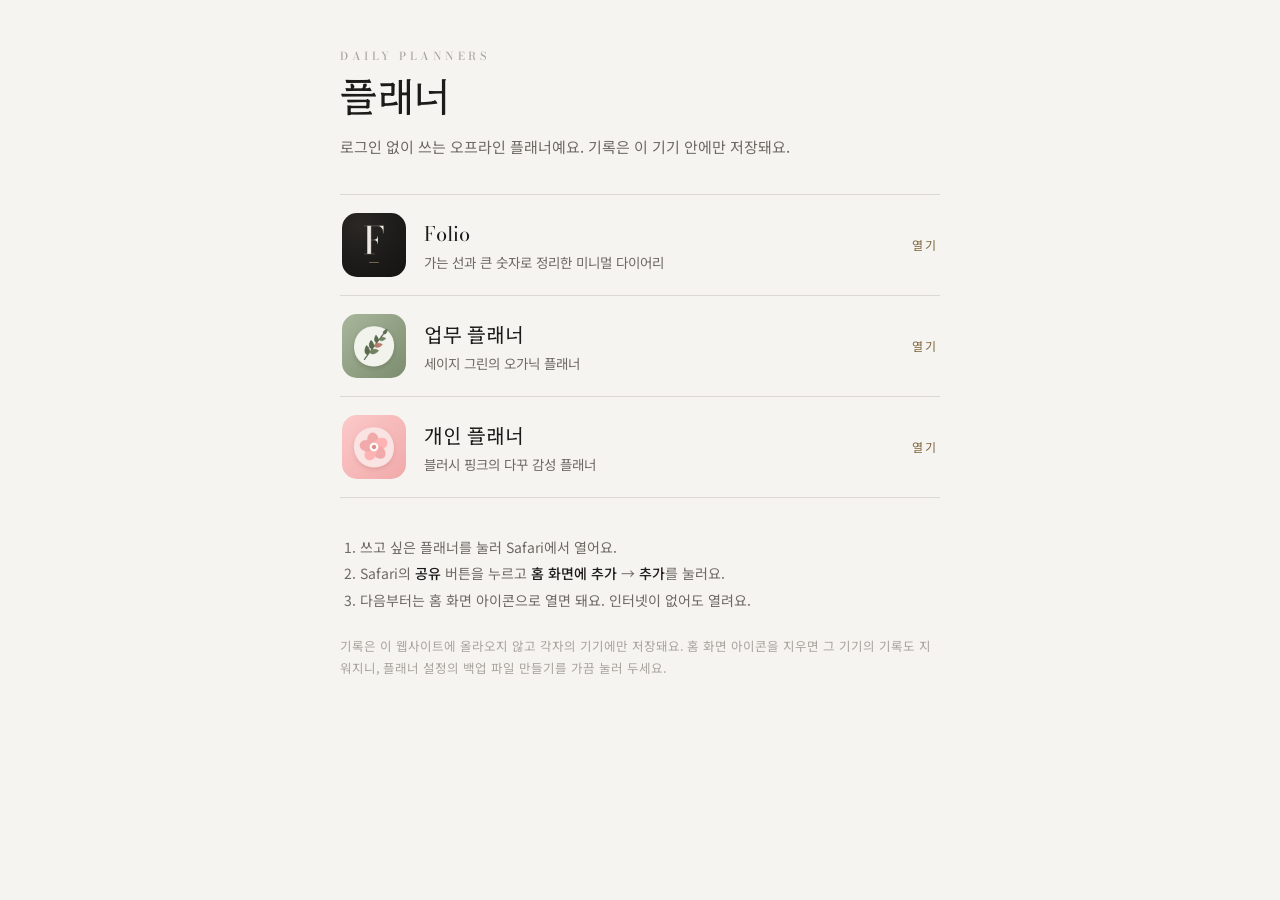
<file: index.html>
<!doctype html>
<html lang="ko">
<head>
<meta charset="utf-8">
<meta name="viewport" content="width=device-width,initial-scale=1,viewport-fit=cover">
<title>Daily Planners</title>
<link rel="stylesheet" href="fonts/folio.css">
<link rel="icon" type="image/png" sizes="192x192" href="folio/icon-192.png">
<style>
:root{--paper:#F5F4F1;--ink:#1D1B19;--ink-2:#6E6963;--ink-3:#A9A39C;--line:#DCD8D2;--gold:#80663F;
  --display:"Bodoni Moda","Hahmlet","AppleMyungjo",serif;--body:"Noto Sans KR","Apple SD Gothic Neo",sans-serif;color-scheme:light}
@media (prefers-color-scheme:dark){:root{--paper:#141312;--ink:#ECE8E1;--ink-2:#A39D94;--ink-3:#6C675F;--line:#2E2B28;--gold:#CFB78D;color-scheme:dark}}
*{box-sizing:border-box}
body{margin:0;background:var(--paper);color:var(--ink);font-family:var(--body);-webkit-font-smoothing:antialiased}
main{max-width:640px;margin:0 auto;padding:max(48px,env(safe-area-inset-top,0px)) max(20px,env(safe-area-inset-right,0px)) 64px max(20px,env(safe-area-inset-left,0px))}
.eyebrow{margin:0 0 10px;font-family:var(--display);font-size:11px;font-weight:500;letter-spacing:.32em;text-transform:uppercase;color:var(--ink-3)}
h1{margin:0;font-family:var(--display);font-weight:400;font-size:40px;line-height:1.15;letter-spacing:-.01em}
.lead{margin:14px 0 34px;font-size:15px;line-height:1.7;color:var(--ink-2)}
ul{list-style:none;margin:0;padding:0;border-top:1px solid var(--line)}
li a{display:flex;align-items:center;gap:18px;padding:18px 2px;border-bottom:1px solid var(--line);color:inherit;text-decoration:none}
li img{width:64px;height:64px;border-radius:15px;flex:none}
.name{display:block;font-family:var(--display);font-size:20px}
.blurb{display:block;margin-top:3px;font-size:13.5px;color:var(--ink-2)}
.go{margin-left:auto;font-size:12px;letter-spacing:.16em;color:var(--gold);white-space:nowrap}
ol{margin:36px 0 0;padding:0 0 0 20px;font-size:14px;line-height:1.9;color:var(--ink-2)}
ol b{color:var(--ink);font-weight:500}
.note{margin-top:22px;font-size:12.5px;line-height:1.7;color:var(--ink-3)}
</style>
</head>
<body>
<main>
<p class="eyebrow">Daily Planners</p>
<h1>플래너</h1>
<p class="lead">로그인 없이 쓰는 오프라인 플래너예요. 기록은 이 기기 안에만 저장돼요.</p>
<ul>
<li><a href="folio/"><img src="folio/icon-192.png" alt=""><span><span class="name">Folio</span><span class="blurb">가는 선과 큰 숫자로 정리한 미니멀 다이어리</span></span><span class="go">열기</span></a></li>
<li><a href="work/"><img src="work/icon-192.png" alt=""><span><span class="name">업무 플래너</span><span class="blurb">세이지 그린의 오가닉 플래너</span></span><span class="go">열기</span></a></li>
<li><a href="personal/"><img src="personal/icon-192.png" alt=""><span><span class="name">개인 플래너</span><span class="blurb">블러시 핑크의 다꾸 감성 플래너</span></span><span class="go">열기</span></a></li>
</ul>
<ol>
<li>쓰고 싶은 플래너를 눌러 Safari에서 열어요.</li>
<li>Safari의 <b>공유</b> 버튼을 누르고 <b>홈 화면에 추가</b> → <b>추가</b>를 눌러요.</li>
<li>다음부터는 홈 화면 아이콘으로 열면 돼요. 인터넷이 없어도 열려요.</li>
</ol>
<p class="note">기록은 이 웹사이트에 올라오지 않고 각자의 기기에만 저장돼요. 홈 화면 아이콘을 지우면 그 기기의 기록도 지워지니, 플래너 설정의 백업 파일 만들기를 가끔 눌러 두세요.</p>
</main>
</body>
</html>
</file>
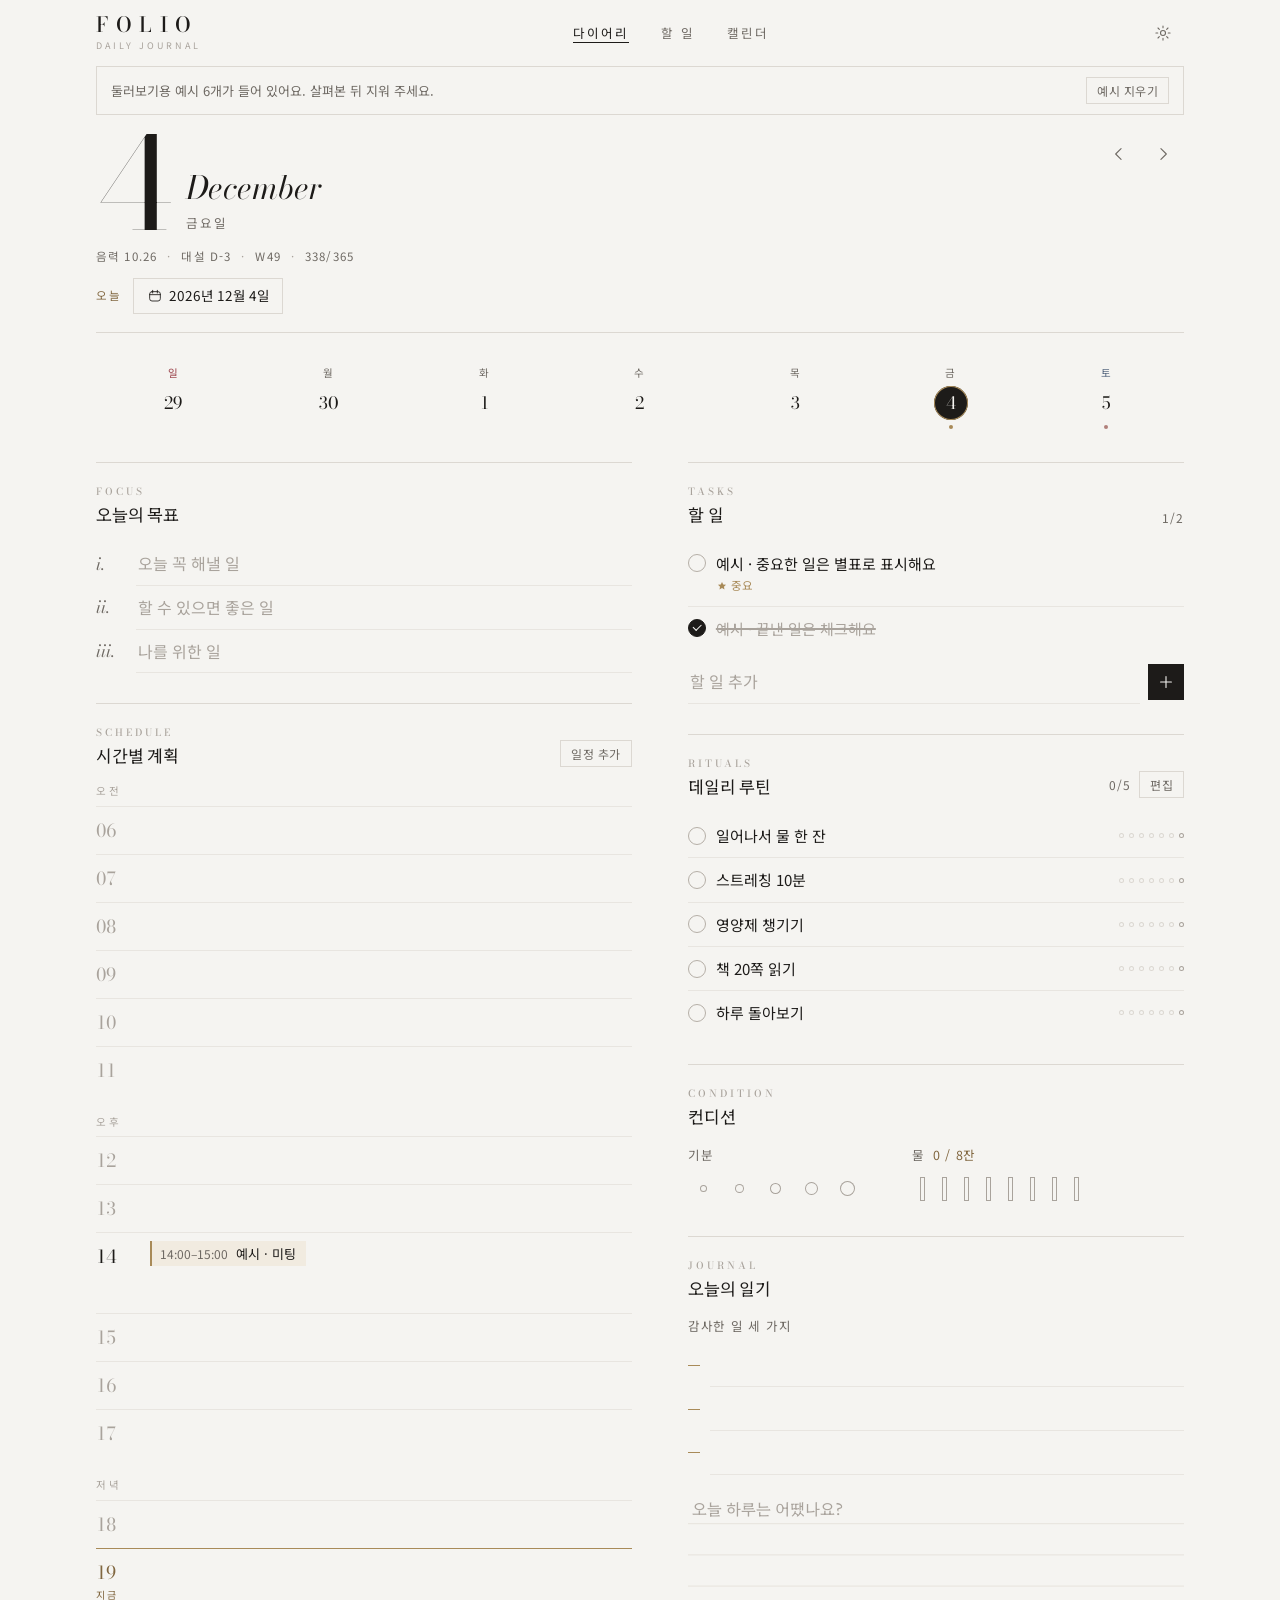
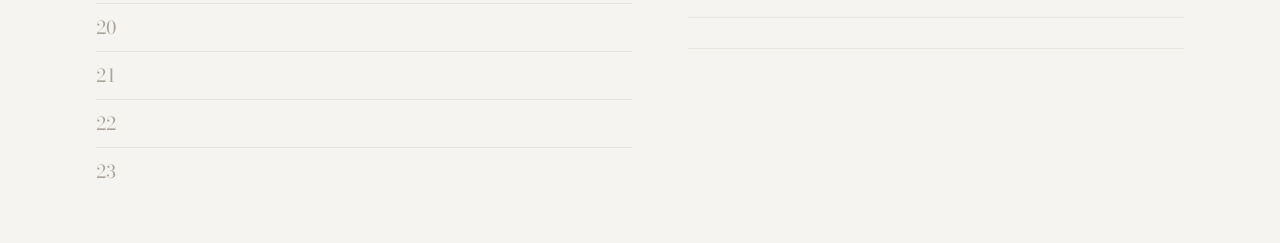
<file: folio/index.html>
<!doctype html>
<html lang="ko">
<head>
<meta charset="utf-8">
<meta name="viewport" content="width=device-width,initial-scale=1,viewport-fit=cover">
<title>Folio Daily Planner</title>
<link rel="manifest" href="manifest.webmanifest">
<link rel="apple-touch-icon" href="icon-180.png">
<link rel="icon" type="image/png" sizes="192x192" href="icon-192.png">
<meta name="apple-mobile-web-app-capable" content="yes">
<meta name="mobile-web-app-capable" content="yes">
<meta name="apple-mobile-web-app-title" content="Folio">
<meta name="apple-mobile-web-app-status-bar-style" content="default">
<meta name="theme-color" content="#F5F4F1" media="(prefers-color-scheme: light)">
<meta name="theme-color" content="#141312" media="(prefers-color-scheme: dark)">
<link rel="stylesheet" href="../fonts/folio.css">
<style>:root{padding-top:env(safe-area-inset-top,0px)}</style>
<style>
:root{
  /* Layout: a card-less folio page. Sections sit directly on porcelain paper, divided by hairlines;
     Bodoni numerals carry the hierarchy; champagne gold marks only "now" and finished things. */
  --paper:#F5F4F1;--card:#FFFFFF;--ink:#1D1B19;--ink-2:#6E6963;--ink-3:#A9A39C;
  --line:#DCD8D2;--line-soft:#E8E5E0;
  --accent:#1D1B19;--accent-soft:#EAE7E2;--accent-ink:#80663F;--on-accent:#F5F4F1;--focus:#80663F;
  --gold:#A88A58;--gold-soft:#EFE8DB;
  --c-project:#1D1B19;--c-project-soft:#E9E6E1;--c-appt:#A88A58;--c-appt-soft:#F1EBE0;--c-personal:#B07F7A;--c-personal-soft:#F3E9E7;
  --holiday:#9A4049;--sat:#55667F;--star:#A88A58;--strike:#A9A39C;
  --now-bg:transparent;--water:#A88A58;--cup-line:#A9A39C;--mood-bg:transparent;--check-line:#B5AFA7;
  --field-bg:#FFFFFF;--diary-bg:transparent;--rule:#E6E2DC;--note-bg:#ECE9E4;--seg-bg:transparent;
  --scrim:rgba(24,22,20,.42);--nav-bg:rgba(245,244,241,.94);--tabs-bg:transparent;
  --toast-bg:#1D1B19;--toast-fg:#F5F4F1;--toast-act:#D8C29B;
  --font-display:"Bodoni Moda","Hahmlet","Nanum Myeongjo","AppleMyungjo",serif;
  --font-serif-kr:"Hahmlet","Nanum Myeongjo","AppleMyungjo",serif;
  --font-body:"Noto Sans KR","Apple SD Gothic Neo","Malgun Gothic",sans-serif;
  --radius:0px;
}
@media (prefers-color-scheme:dark){:root:not([data-theme="light"]){
  --paper:#141312;--card:#1C1B19;--ink:#ECE8E1;--ink-2:#A39D94;--ink-3:#6C675F;
  --line:#2E2B28;--line-soft:#242220;
  --accent:#ECE8E1;--accent-soft:#252320;--accent-ink:#CFB78D;--on-accent:#141312;--focus:#CFB78D;
  --gold:#C6AC7E;--gold-soft:#2E2920;
  --c-project:#ECE8E1;--c-project-soft:#282623;--c-appt:#C6AC7E;--c-appt-soft:#2D2820;--c-personal:#D2A39E;--c-personal-soft:#302626;
  --holiday:#DA8F8C;--sat:#9CAECB;--star:#C6AC7E;--strike:#6C675F;
  --water:#C6AC7E;--cup-line:#6C675F;--check-line:#5F5A53;
  --field-bg:#1A1917;--rule:#262421;--note-bg:#1F1D1B;
  --scrim:rgba(0,0,0,.6);--nav-bg:rgba(20,19,18,.94);
  --toast-bg:#ECE8E1;--toast-fg:#141312;--toast-act:#80663F;
  color-scheme:dark;
}}
:root[data-theme="dark"]{
  --paper:#141312;--card:#1C1B19;--ink:#ECE8E1;--ink-2:#A39D94;--ink-3:#6C675F;
  --line:#2E2B28;--line-soft:#242220;
  --accent:#ECE8E1;--accent-soft:#252320;--accent-ink:#CFB78D;--on-accent:#141312;--focus:#CFB78D;
  --gold:#C6AC7E;--gold-soft:#2E2920;
  --c-project:#ECE8E1;--c-project-soft:#282623;--c-appt:#C6AC7E;--c-appt-soft:#2D2820;--c-personal:#D2A39E;--c-personal-soft:#302626;
  --holiday:#DA8F8C;--sat:#9CAECB;--star:#C6AC7E;--strike:#6C675F;
  --water:#C6AC7E;--cup-line:#6C675F;--check-line:#5F5A53;
  --field-bg:#1A1917;--rule:#262421;--note-bg:#1F1D1B;
  --scrim:rgba(0,0,0,.6);--nav-bg:rgba(20,19,18,.94);
  --toast-bg:#ECE8E1;--toast-fg:#141312;--toast-act:#80663F;
  color-scheme:dark;
}

/* ---------- base ---------- */
*,*::before,*::after{box-sizing:border-box}
[hidden]{display:none!important}
:root{color-scheme:light}
html{-webkit-text-size-adjust:100%;text-size-adjust:100%}
body{margin:0;min-height:100vh;background-color:var(--paper);color:var(--ink);font-family:var(--font-body);font-size:15px;line-height:1.55;-webkit-font-smoothing:antialiased;-webkit-tap-highlight-color:transparent}
button{font:inherit;color:inherit;cursor:pointer}
button:disabled{cursor:default;opacity:.4}
input,select,textarea{font:inherit;font-size:16px;color:inherit}
h1,h2,h3,p,ul,ol{margin:0;padding:0}
ul,ol{list-style:none}
svg{display:block}
:focus-visible{outline:2px solid var(--focus,var(--accent));outline-offset:2px}
.sr{position:absolute;width:1px;height:1px;overflow:hidden;clip:rect(0 0 0 0);white-space:nowrap}
.ico{width:20px;height:20px;fill:none;stroke:currentColor;stroke-width:1.7;stroke-linecap:round;stroke-linejoin:round}

/* ---------- shell ---------- */
.app{max-width:1120px;margin:0 auto;padding-left:max(16px,env(safe-area-inset-left,0px));padding-right:max(16px,env(safe-area-inset-right,0px));padding-block:4px calc(96px + env(safe-area-inset-bottom,0px))}
.topbar{display:flex;align-items:center;justify-content:space-between;gap:12px;padding-block:8px 12px}
.brand{display:flex;align-items:center;gap:10px;min-width:0}
.brand-mark{width:32px;height:32px;flex:none}
.brand-text{display:flex;flex-direction:column;gap:2px;min-width:0}
.brand-name{font-family:var(--font-display);font-size:23px;line-height:1;white-space:nowrap}
.brand-sub{font-size:10.5px;letter-spacing:.18em;text-transform:uppercase;color:var(--ink-2);white-space:nowrap}
.icon-btn{display:inline-grid;place-items:center;flex:none;width:42px;height:42px;border-radius:50%;border:0;background:transparent;color:var(--ink-2)}
.icon-btn:hover{background:var(--accent-soft);color:var(--accent-ink)}
.icon-btn.sm{width:38px;height:38px}
.tabs{position:fixed;left:0;right:0;bottom:0;z-index:30;display:flex;padding:6px max(12px,env(safe-area-inset-right,0px)) calc(6px + env(safe-area-inset-bottom,0px)) max(12px,env(safe-area-inset-left,0px));background:var(--nav-bg);-webkit-backdrop-filter:blur(14px);backdrop-filter:blur(14px);border-top:1px solid var(--line-soft)}
.tab{flex:1;display:flex;flex-direction:column;align-items:center;gap:2px;padding:4px;border:0;background:none;color:var(--ink-2);font-size:12px;border-radius:14px;white-space:nowrap}
.tab-ico{display:grid;place-items:center;width:52px;height:30px;border-radius:999px;transition:background-color .2s}
.tab .ico{width:22px;height:22px}
.tab[aria-current="page"]{color:var(--accent-ink)}
.tab[aria-current="page"] .tab-ico{background:var(--accent-soft)}
.example-bar{display:flex;align-items:center;justify-content:space-between;gap:8px 12px;flex-wrap:wrap;margin-bottom:14px;padding:10px 14px;border-radius:16px;background:var(--note-bg);font-size:13.5px}
main{display:block}
.view{display:flex;flex-direction:column;gap:16px}

/* ---------- shared pieces ---------- */
.card{position:relative;min-width:0;background:var(--card);border-radius:var(--radius);padding:18px}
.sec-title{display:flex;align-items:center;justify-content:space-between;gap:10px;margin-bottom:12px;font-family:var(--font-display);font-weight:400;font-size:18px;line-height:1.3}
.sec-tools{display:flex;align-items:center;gap:8px;flex:none}
.count{font-family:var(--font-body);font-size:13px;color:var(--ink-2);font-variant-numeric:tabular-nums}
.mini{border:1px solid var(--line);background:var(--card);color:var(--ink-2);border-radius:999px;padding:4px 11px;font-family:var(--font-body);font-size:12.5px;line-height:1.45;white-space:nowrap}
.mini:hover{color:var(--accent-ink);border-color:var(--accent)}
.empty{color:var(--ink-2);font-size:14px;padding:6px 0}
.sub-title{display:flex;align-items:baseline;gap:8px;font-weight:400;font-size:13.5px;color:var(--ink-2);margin-bottom:8px}
.sub-val{color:var(--accent-ink);font-variant-numeric:tabular-nums}
.line-input{flex:1;min-width:0;width:100%;border:0;border-bottom:1px solid var(--line);border-radius:0;background:transparent;padding:9px 2px;outline:none;color:var(--ink)}
.line-input:focus{border-bottom-color:var(--focus,var(--accent))}
::placeholder{color:var(--ink-3);opacity:1}
.btn{display:inline-flex;align-items:center;justify-content:center;gap:6px;min-height:44px;padding:0 18px;border-radius:999px;border:1px solid var(--line);background:var(--card);color:var(--ink);font-size:15px;white-space:nowrap}
.btn .ico{width:18px;height:18px}
.btn.primary{background:var(--accent);border-color:var(--accent);color:var(--on-accent)}
.btn.ghost{background:transparent}
.btn.danger{color:var(--holiday);border-color:transparent}
.btn.wide{width:100%}
.chip{display:inline-flex;align-items:center;gap:6px;min-height:36px;padding:0 13px;border-radius:999px;border:1px solid var(--line);background:var(--card);color:var(--ink);font-size:14px;white-space:nowrap;cursor:pointer}
.chip[aria-pressed="true"],.chip.on{background:var(--accent);border-color:var(--accent);color:var(--on-accent)}
.seg-chips{display:flex;flex-wrap:wrap;gap:6px}
.chip-date{position:relative;overflow:hidden}
.chip-date .ico{width:16px;height:16px}
.chip-date input{position:absolute;inset:0;width:100%;height:100%;margin:0;padding:0;border:0;opacity:0;cursor:pointer;font-size:16px}
.chip-date input::-webkit-calendar-picker-indicator{position:absolute;inset:0;width:100%;height:100%;margin:0;padding:0;cursor:pointer}
.chip-date:has(input:focus-visible){outline:2px solid var(--focus,var(--accent));outline-offset:2px}
.type-project{--c:var(--c-project);--c-soft:var(--c-project-soft)}
.type-appt{--c:var(--c-appt);--c-soft:var(--c-appt-soft)}
.type-personal{--c:var(--c-personal);--c-soft:var(--c-personal-soft)}

.check{position:relative;display:flex;align-items:center;gap:10px;min-width:0;cursor:pointer}
.check input{position:absolute;left:0;top:50%;width:22px;height:22px;margin:-11px 0 0;opacity:0;cursor:pointer}
.check .box{flex:none;display:grid;place-items:center;width:21px;height:21px;border:1.5px solid var(--check-line);border-radius:7px;background:var(--card);transition:background-color .15s,border-color .15s}
.check input:checked + .box{background:var(--accent);border-color:var(--accent)}
.check input:checked + .box::after{content:"";width:10px;height:5.5px;border-left:2px solid var(--on-accent);border-bottom:2px solid var(--on-accent);transform:translateY(-1px) rotate(-45deg)}
.check input:focus-visible + .box{outline:2px solid var(--focus,var(--accent));outline-offset:2px}

.todo-list{display:flex;flex-direction:column}
.todo{display:flex;align-items:flex-start;gap:10px;padding:9px 0;border-bottom:1px solid var(--line-soft)}
.todo:last-child{border-bottom:0}
.todo .check{padding-top:1px}
.todo-text{flex:1;min-width:0;display:flex;flex-direction:column;gap:2px;border:0;background:none;padding:0;text-align:left;color:inherit}
.t-title{overflow-wrap:anywhere;line-height:1.45}
.todo.done .t-title{color:var(--ink-2);text-decoration:line-through;text-decoration-color:var(--strike);text-decoration-thickness:1.5px}
.t-meta{display:flex;flex-wrap:wrap;gap:4px 10px;font-size:12px;color:var(--ink-2)}
.t-star{display:inline-flex;align-items:center;gap:3px;color:var(--star)}
.t-star .ico{width:12px;height:12px;fill:currentColor;stroke:none}
.t-due.late{color:var(--holiday)}
.add-row{display:flex;align-items:center;gap:8px;margin-top:10px}
.add-btn{flex:none;display:grid;place-items:center;width:38px;height:38px;border-radius:50%;border:0;background:var(--accent);color:var(--on-accent)}
.over-hint{display:flex;align-items:center;justify-content:space-between;gap:6px 10px;flex-wrap:wrap;margin-bottom:6px;padding:8px 10px;border-radius:12px;background:var(--note-bg);font-size:13px;color:var(--ink-2)}

.ev-chip{display:inline-flex;align-items:center;gap:6px;max-width:100%;min-width:0;padding:3px 11px 3px 9px;border:0;border-radius:999px;background:var(--c-soft);color:var(--ink);font-size:13px;line-height:1.5;text-align:left}
.ev-chip::before{content:"";flex:none;width:7px;height:7px;border-radius:50%;background:var(--c)}
.ev-time{flex:none;color:var(--ink-2);font-size:12px;font-variant-numeric:tabular-nums}
.ev-title{min-width:0;overflow:hidden;text-overflow:ellipsis;white-space:nowrap}

/* ---------- diary page ---------- */
.day-head{position:relative;display:grid;grid-template-columns:auto minmax(0,1fr) auto;grid-template-areas:"prev main next" "tools tools tools";align-items:center;gap:6px 8px}
.dh-prev{grid-area:prev}.dh-next{grid-area:next}
.nav-arrow{display:grid;place-items:center;width:42px;height:42px;border-radius:50%;border:0;background:transparent;color:var(--ink-2)}
.nav-arrow:hover{background:var(--accent-soft);color:var(--accent-ink)}
.dh-main{grid-area:main;display:flex;align-items:center;justify-content:center;gap:14px;min-width:0;font-weight:400}
.dh-num{font-family:var(--font-display);font-size:64px;line-height:.92}
.dh-meta{display:flex;flex-direction:column;gap:5px;min-width:0}
.dh-month{font-family:var(--font-display);font-size:22px;line-height:1.1}
.dh-week{font-size:14px;color:var(--ink-2)}
.dh-hol{color:var(--holiday);font-weight:inherit}
.dh-tools{grid-area:tools;display:flex;align-items:center;justify-content:center;gap:8px;flex-wrap:wrap}
.dh-rel{font-size:13px;color:var(--accent-ink)}
.head-decor{position:absolute;pointer-events:none}

.week-strip{display:grid;grid-template-columns:repeat(7,minmax(0,1fr));gap:2px}
.ws-day{display:flex;flex-direction:column;align-items:center;gap:3px;min-width:0;padding:6px 0;border:0;border-radius:16px;background:none;color:var(--ink)}
.ws-wd{font-size:11.5px;color:var(--ink-2)}
.ws-num{display:grid;place-items:center;width:34px;height:34px;border-radius:50%;font-size:15px;font-variant-numeric:tabular-nums}
.ws-day.sun .ws-wd,.ws-day.hol .ws-wd,.ws-day.hol .ws-num{color:var(--holiday)}
.ws-day.sat .ws-wd{color:var(--sat)}
.ws-day.today .ws-num{box-shadow:inset 0 0 0 1.5px var(--accent)}
.ws-day.sel .ws-num{background:var(--accent);color:var(--on-accent);box-shadow:none}
.ws-marks{display:flex;gap:3px;height:5px}
.ws-marks i{width:5px;height:5px;border-radius:50%;background:var(--c)}
.ws-marks i.rec{background:var(--ink-3)}

.day-grid{display:grid;gap:16px}
.day-col{display:flex;flex-direction:column;gap:16px;min-width:0}
.goals{display:flex;flex-direction:column;gap:2px}
.goal{display:flex;align-items:center;gap:12px}
.goal-n{flex:none;display:grid;place-items:center;width:26px;height:26px;border-radius:50%;background:var(--accent-soft);color:var(--accent-ink);font-size:13px;font-variant-numeric:tabular-nums}

.allday{display:flex;flex-wrap:wrap;gap:6px;margin-bottom:10px}
.hours{--hcol:52px;--ncol:22px}
.period{margin:12px 0 2px;font-size:12px;letter-spacing:.08em;color:var(--ink-2)}
.period:first-child{margin-top:0}
.hour-row{display:grid;grid-template-columns:var(--hcol) minmax(0,1fr);align-items:start;min-height:46px}
.node{display:none}
.h-label{padding-top:12px;line-height:1.2;color:var(--ink-2);font-variant-numeric:tabular-nums}
.h-label b{font-weight:400;font-size:16px;color:var(--ink)}
.h-label small{font-size:11px}
.hour-row.now .h-label::after{content:"지금";display:block;width:fit-content;margin-top:4px;padding:0 7px;border-radius:999px;background:var(--accent);color:var(--on-accent);font-size:10.5px;line-height:1.7}
.h-body{display:flex;flex-direction:column;min-width:0}
.h-events{display:flex;flex-wrap:wrap;gap:4px;padding-top:8px}
.h-body input{width:100%;min-width:0;min-height:45px;padding:11px 2px;border:0;border-radius:0;background:transparent;outline:none;color:var(--ink)}

.routine-list{display:flex;flex-direction:column}
.routine{display:flex;align-items:center;justify-content:space-between;gap:12px;padding:8px 0;border-bottom:1px solid var(--line-soft)}
.routine:last-child{border-bottom:0}
.r-name{overflow-wrap:anywhere}
.routine.on .r-name{color:var(--ink-2)}
.r-hist{display:flex;gap:4px;flex:none}
.r-hist i{width:7px;height:7px;border-radius:50%;background:var(--line)}
.r-hist i.on{background:var(--accent)}
.r-hist i.cur{box-shadow:0 0 0 2px var(--card),0 0 0 3px var(--line)}

.cond{display:flex;flex-wrap:wrap;gap:16px 32px}
.moods{display:flex;flex-wrap:wrap;gap:6px}
.mood{display:grid;place-items:center;width:42px;height:42px;padding:0;border:0;border-radius:50%;background:var(--mood-bg);color:var(--ink-2);transition:transform .15s,background-color .15s}
.mood svg{width:30px;height:30px}
.mood .face{fill:none;stroke:currentColor;stroke-width:1.3}
.mood .eye{fill:currentColor;stroke:none}
.mood path{fill:none;stroke:currentColor;stroke-width:1.6;stroke-linecap:round}
.mood .cheek{fill:var(--accent);opacity:0;stroke:none}
.mood[aria-pressed="true"]{background:var(--accent-soft);color:var(--accent-ink)}
.mood[aria-pressed="true"] .cheek{opacity:.5}
.cups{display:flex;flex-wrap:wrap;gap:2px}
.cup{width:30px;height:38px;padding:3px;border:0;background:none;color:var(--cup-line)}
.cup svg{width:100%;height:100%}
.cup .glass{fill:none;stroke:currentColor;stroke-width:1.4;stroke-linejoin:round}
.cup .water{fill:transparent;transition:fill .2s}
.cup.full .water{fill:var(--water)}

.grateful{display:flex;flex-direction:column;margin-bottom:18px}
.gr-row{display:flex;align-items:center;gap:10px}
.gr-mark{flex:none;width:8px;height:8px;background:var(--accent);opacity:.7}
.diary{display:block;width:100%;min-height:152px;padding:0 4px;border:0;border-radius:0;outline:none;resize:none;color:var(--ink);font-size:16px;line-height:1.95em;background-color:var(--diary-bg);background-image:linear-gradient(to bottom,transparent calc(1.95em - 1px),var(--rule) calc(1.95em - 1px),var(--rule) 1.95em);background-size:100% 1.95em;background-attachment:local}

/* ---------- to-do page ---------- */
#view-todo{width:100%;max-width:760px;margin:0 auto}
.view-head{display:flex;align-items:baseline;justify-content:space-between;gap:4px 12px;flex-wrap:wrap;padding:4px 2px 0}
.view-title{font-family:var(--font-display);font-weight:400;font-size:30px;line-height:1.15}
.view-sub{font-size:14px;color:var(--ink-2)}
.todo-add{display:flex;flex-direction:column;gap:12px}
.todo-add .add-row{margin-top:0}
.star-toggle{flex:none;display:grid;place-items:center;width:42px;height:42px;border-radius:50%;border:1px solid var(--line);background:var(--card);color:var(--ink-3)}
.star-toggle[aria-pressed="true"]{color:var(--star);border-color:var(--star)}
.star-toggle[aria-pressed="true"] .ico{fill:currentColor}
.seg{display:flex;gap:4px;padding:4px;border-radius:999px;background:var(--seg-bg);overflow-x:auto;scrollbar-width:none}
.seg::-webkit-scrollbar{display:none}
.seg button{flex:1 0 auto;padding:8px 14px;border:0;border-radius:999px;background:none;color:var(--ink-2);font-size:14px;white-space:nowrap}
.seg button[aria-selected="true"]{background:var(--card);color:var(--accent-ink);box-shadow:0 1px 3px rgba(0,0,0,.08)}
.todo-groups{display:flex;flex-direction:column;gap:14px}
.done-toggle{align-self:center;padding:8px 12px;border:0;background:none;color:var(--ink-2);font-size:14px;text-decoration:underline;text-underline-offset:3px}

/* ---------- calendar page ---------- */
.cal-head{display:grid;grid-template-columns:auto minmax(0,1fr) auto auto;align-items:center;gap:4px}
.cal-title{display:flex;align-items:center;justify-content:center;gap:10px;font-weight:400}
.cal-m{font-family:var(--font-display);font-size:44px;line-height:1;font-variant-numeric:lining-nums}
.cal-meta{display:flex;flex-direction:column;line-height:1.25}
.cal-en{font-family:var(--font-display);font-size:18px}
.cal-y{font-size:13px;color:var(--ink-2);font-variant-numeric:tabular-nums}
.cal-layout{display:grid;gap:16px}
.cal-card{padding:14px 8px 12px}
.cal-wd{display:grid;grid-template-columns:repeat(7,minmax(0,1fr));padding-bottom:6px;text-align:center;font-size:12px;color:var(--ink-2)}
.cal-wd .sun{color:var(--holiday)}.cal-wd .sat{color:var(--sat)}
.cal-week{position:relative;border-top:1px solid var(--line-soft);--bar-top:28px;--lane-h:15px}
.cal-days{display:grid;grid-template-columns:repeat(7,minmax(0,1fr))}
.cal-day{position:relative;display:flex;flex-direction:column;align-items:center;gap:2px;min-width:0;min-height:68px;padding:calc(var(--bar-top) + var(--lanes,0) * var(--lane-h)) 2px 6px;border:0;border-radius:12px;background:none;color:var(--ink);text-align:center}
.cd-num{position:absolute;top:3px;left:50%;transform:translateX(-50%);display:grid;place-items:center;width:24px;height:24px;border-radius:50%;font-size:13px;font-variant-numeric:tabular-nums}
.cal-day.sun .cd-num,.cal-day.hol .cd-num{color:var(--holiday)}
.cal-day.sat .cd-num{color:var(--sat)}
.cal-day.today .cd-num{background:var(--accent);color:var(--on-accent)}
.cal-day.sel{background:var(--accent-soft)}
.cal-day.out{opacity:.38}
.cd-rec{position:absolute;top:5px;right:4px;width:5px;height:5px;border-radius:50%;background:var(--accent)}
.cd-hol{max-width:100%;overflow:hidden;text-overflow:ellipsis;white-space:nowrap;font-size:10px;line-height:1.25;letter-spacing:-.02em;color:var(--holiday)}
.cd-marks{display:flex;flex-wrap:wrap;justify-content:center;gap:3px;max-width:100%}
.cd-ev{display:inline-flex;align-items:center;min-width:0;max-width:100%}
.cd-dot{flex:none;width:6px;height:6px;border-radius:50%;background:var(--c)}
.cd-t{display:none}
.cd-more{font-size:10px;line-height:1.3;color:var(--ink-2)}
.cal-bars{position:absolute;inset:0;pointer-events:none}
.cal-bar{--gl:2px;--gr:2px;position:absolute;left:calc(var(--s) * 100% / 7 + var(--gl));width:calc(var(--n) * 100% / 7 - var(--gl) - var(--gr));top:calc(var(--bar-top) + var(--lane) * var(--lane-h) - 2px);height:calc(var(--lane-h) - 3px);padding:0 5px;border-radius:5px;background:var(--c-soft);color:var(--ink);font-size:10px;line-height:calc(var(--lane-h) - 3px);overflow:hidden;white-space:nowrap;text-overflow:ellipsis;text-align:left}
.cal-bar.cont-l{--gl:0px;border-top-left-radius:0;border-bottom-left-radius:0}
.cal-bar.cont-r{--gr:0px;border-top-right-radius:0;border-bottom-right-radius:0}
.cal-legend{display:flex;flex-wrap:wrap;justify-content:center;gap:6px 14px;margin-top:6px;padding-top:12px;border-top:1px solid var(--line-soft);font-size:12px;color:var(--ink-2)}
.lg{display:inline-flex;align-items:center;gap:5px}
.lg i{width:8px;height:8px;border-radius:50%;background:var(--c)}
.lg-hol i{background:var(--holiday)}
.lg-rec i{width:5px;height:5px;background:var(--accent)}
.cal-side{display:flex;flex-direction:column;gap:16px;min-width:0}
.agenda-head{display:flex;align-items:center;justify-content:space-between;gap:8px;margin-bottom:12px}
.agenda-head .sec-title{margin-bottom:0}
.hol-badge{flex:none;padding:1px 9px;border:1px solid currentColor;border-radius:999px;font-size:12px;color:var(--holiday);white-space:nowrap}
.agenda-list,.up-list{display:flex;flex-direction:column;gap:8px}
.agenda-item{display:flex;align-items:center;gap:12px;width:100%;padding:11px 12px;border:0;border-radius:14px;background:var(--c-soft);color:var(--ink);text-align:left}
.ai-time{flex:none;min-width:62px;font-size:12.5px;line-height:1.35;color:var(--ink-2);font-variant-numeric:tabular-nums}
.ai-main{flex:1;min-width:0;display:flex;flex-direction:column}
.ai-title{overflow-wrap:anywhere}
.ai-sub{overflow:hidden;text-overflow:ellipsis;white-space:nowrap;font-size:12.5px;color:var(--ink-2)}
.ai-type{flex:none;display:inline-flex;align-items:center;gap:5px;font-size:11.5px;color:var(--ink-2)}
.ai-type::before{content:"";width:6px;height:6px;border-radius:50%;background:var(--c)}
.agenda-sub{margin-top:16px}
.agenda-actions{display:flex;flex-wrap:wrap;gap:8px;margin-top:16px}
.up-item{display:flex;align-items:center;gap:12px;width:100%;padding:8px 2px;border:0;border-bottom:1px solid var(--line-soft);background:none;color:var(--ink);text-align:left}
.up-list li:last-child .up-item{border-bottom:0}
.up-date{flex:none;display:flex;flex-direction:column;align-items:center;justify-content:center;width:44px;height:46px;border-radius:14px;background:var(--c-soft);line-height:1.05}
.up-date b{font-family:var(--font-display);font-weight:400;font-size:18px}
.up-date small{font-size:11px;color:var(--ink-2)}
.up-main{flex:1;min-width:0;display:flex;flex-direction:column}
.up-title{overflow:hidden;text-overflow:ellipsis;white-space:nowrap}
.up-sub{font-size:12.5px;color:var(--ink-2)}
.up-dday{flex:none;font-size:12px;color:var(--accent-ink);font-variant-numeric:tabular-nums}

/* ---------- sheet & forms ---------- */
.sheet-wrap{position:fixed;inset:0;z-index:50;display:flex;align-items:flex-end;justify-content:center}
.sheet-backdrop{position:absolute;inset:0;background:var(--scrim)}
.sheet{position:relative;width:100%;max-width:560px;max-height:calc(100% - 24px - env(safe-area-inset-top,0px));overflow-y:auto;overscroll-behavior:contain;padding:8px max(20px,env(safe-area-inset-right,0px)) calc(22px + env(safe-area-inset-bottom,0px)) max(20px,env(safe-area-inset-left,0px));border-radius:26px 26px 0 0;background:var(--card);box-shadow:0 -14px 40px -22px rgba(0,0,0,.4)}
.sheet::before{content:"";display:block;width:40px;height:4px;margin:4px auto 10px;border-radius:4px;background:var(--line)}
.sheet-inner{display:flex;flex-direction:column;gap:14px}
.sheet-head{display:flex;align-items:center;justify-content:space-between;gap:8px}
.sheet-title{font-family:var(--font-display);font-weight:400;font-size:22px}
.sheet-actions{display:flex;flex-wrap:wrap;justify-content:flex-end;gap:8px;margin-top:6px}
.sheet-actions .danger{margin-right:auto}
body.sheet-open{overflow:hidden}
.form{display:flex;flex-direction:column;gap:14px}
.field{display:flex;flex-direction:column;gap:6px;min-width:0}
.field>label,.label{font-size:13px;color:var(--ink-2)}
.field small{margin-left:6px;font-size:12px;color:var(--ink-3)}
.input{width:100%;min-width:0;min-height:46px;padding:10px 12px;border:1px solid var(--line);border-radius:14px;background:var(--field-bg);color:var(--ink);outline:none}
.input:focus{border-color:var(--focus,var(--accent));box-shadow:0 0 0 3px var(--accent-soft)}
textarea.input{resize:vertical;line-height:1.6}
.row2{display:grid;grid-template-columns:repeat(2,minmax(0,1fr));gap:10px}
.form-error{font-size:14px;color:var(--holiday)}
.hint{font-size:14px;color:var(--ink-2)}
.note{padding:12px 14px;border-radius:14px;background:var(--note-bg);font-size:13.5px;line-height:1.6;color:var(--ink-2)}
.chip.type-chip i{width:8px;height:8px;border-radius:50%;background:var(--c)}
.chip.type-chip[aria-checked="true"]{background:var(--c-soft);border-color:var(--c);color:var(--ink)}
.switch{position:relative;display:inline-flex;align-items:center;gap:10px;width:fit-content;cursor:pointer;font-size:15px}
.switch input{position:absolute;left:0;top:50%;width:46px;height:28px;margin:-14px 0 0;opacity:0;cursor:pointer}
.switch .sw{position:relative;flex:none;width:46px;height:28px;border-radius:999px;background:var(--line);transition:background-color .2s}
.switch .sw::after{content:"";position:absolute;top:3px;left:3px;width:22px;height:22px;border-radius:50%;background:var(--card);box-shadow:0 1px 3px rgba(0,0,0,.2);transition:transform .2s}
.switch input:checked + .sw{background:var(--accent)}
.switch input:checked + .sw::after{transform:translateX(18px)}
.switch input:focus-visible + .sw{outline:2px solid var(--focus,var(--accent));outline-offset:2px}
.switch-row{display:flex;flex-wrap:wrap;gap:12px 24px}
.rt-list{display:flex;flex-direction:column;gap:8px}
.rt-item{display:flex;align-items:center;gap:4px}
.rt-list + .add-row{margin-top:0}

.toast{position:fixed;left:50%;bottom:calc(84px + env(safe-area-inset-bottom,0px));z-index:60;transform:translateX(-50%);display:flex;align-items:center;gap:14px;width:max-content;max-width:calc(100% - 32px);padding:11px 16px;border-radius:16px;background:var(--toast-bg);color:var(--toast-fg);font-size:14px;box-shadow:0 10px 30px -12px rgba(0,0,0,.45)}
.toast button{flex:none;padding:0;border:0;background:none;color:var(--toast-act);font-weight:700}

/* ---------- wide screens ---------- */
@media (min-width:760px){
  .day-grid{grid-template-columns:minmax(0,1.08fr) minmax(0,1fr);align-items:start}
  .cal-week{--bar-top:31px;--lane-h:18px}
  .cal-day{align-items:stretch;min-height:98px;padding-left:4px;padding-right:4px}
  .cd-num{left:6px;transform:none}
  .cd-hol{position:absolute;top:7px;left:34px;right:14px;text-align:left;font-size:11px}
  .cd-rec{top:12px;right:7px}
  .cd-marks{flex-direction:column;flex-wrap:nowrap;align-items:stretch;gap:2px}
  .cd-ev{gap:5px;padding:1px 6px;border-radius:5px;background:var(--c-soft);font-size:11px;line-height:1.4}
  .cd-dot{width:5px;height:5px}
  .cd-t{display:block;min-width:0;overflow:hidden;text-overflow:ellipsis;white-space:nowrap;color:var(--ink)}
  .cd-more{text-align:left;padding-left:4px}
  .cal-bar{font-size:11px}
}
@media (min-width:700px){
  .sheet-wrap{align-items:center;padding:24px}
  .sheet{border-radius:26px;padding-bottom:22px}
  .sheet::before{display:none}
}
@media (min-width:900px){
  .app{padding-bottom:48px}
  .tabs{position:static;flex:none;gap:4px;padding:4px;border:1px solid var(--line-soft);border-radius:999px;background:var(--tabs-bg);-webkit-backdrop-filter:none;backdrop-filter:none}
  .tab{flex-direction:row;gap:6px;padding:6px 16px 6px 8px;font-size:14px;border-radius:999px}
  .tab-ico{width:26px;height:26px;background:none!important}
  .tab .ico{width:19px;height:19px}
  .tab[aria-current="page"]{background:var(--accent);color:var(--on-accent)}
  .toast{bottom:28px}
}
@media (min-width:1000px){
  .cal-layout{grid-template-columns:minmax(0,1.65fr) minmax(0,1fr);align-items:start}
}
@media (prefers-reduced-motion:no-preference){
  @keyframes sheet-up{from{transform:translateY(28px);opacity:0}to{transform:none;opacity:1}}
  @keyframes pop{50%{transform:scale(1.16)}}
  .sheet{animation:sheet-up .24s ease-out}
  .check input:checked + .box{animation:pop .26s ease-out}
  .mood:active,.cup:active{transform:scale(.92)}
}

/* ---------- offline app: lock screen, backup, install hint ---------- */
.row-btns{display:flex;flex-wrap:wrap;gap:8px}
.file-btn{position:relative;overflow:hidden;cursor:pointer}
.btn.danger-solid{background:var(--holiday);border-color:var(--holiday);color:#FFFFFF}
.install-bar{margin-bottom:14px;padding:10px 14px;border-radius:14px;background:var(--note-bg);font-size:13.5px;line-height:1.6;color:var(--ink-2)}
.install-bar b{color:var(--ink);font-weight:600}
body.locked .app{visibility:hidden}
.lock{position:fixed;inset:0;z-index:90;display:flex;align-items:center;justify-content:center;overflow-y:auto;background:var(--paper);padding:max(24px,env(safe-area-inset-top,0px)) max(16px,env(safe-area-inset-right,0px)) max(24px,env(safe-area-inset-bottom,0px)) max(16px,env(safe-area-inset-left,0px))}
.lock-inner{display:flex;flex-direction:column;align-items:center;gap:20px;width:100%;max-width:340px;text-align:center}
.lock-brand{font-family:var(--font-display);font-size:26px;line-height:1.2;color:var(--ink)}
.lock-msg{min-height:1.6em;font-size:14px;color:var(--ink-2)}
.lock-msg.err{color:var(--holiday)}
.lock-text{font-size:14.5px;line-height:1.7;color:var(--ink-2)}
.lock-actions{display:flex;flex-direction:column;gap:10px;width:100%}
.lock-dots{display:flex;gap:16px;margin-bottom:6px}
.lock-dots i{width:13px;height:13px;border-radius:50%;box-shadow:inset 0 0 0 1.5px var(--ink-2)}
.lock-dots i.on{background:var(--ink);box-shadow:none}
.lock-pad{display:grid;grid-template-columns:repeat(3,72px);gap:16px 24px}
.lock-key{display:grid;place-items:center;width:72px;height:72px;padding:0;border-radius:50%;border:1px solid var(--line);background:var(--card);color:var(--ink);font-family:var(--font-display);font-size:28px;font-variant-numeric:lining-nums}
.lock-key:active{background:var(--accent-soft)}
.lock-key.ghost{border-color:transparent;background:none;font-family:var(--font-body);font-size:14px;color:var(--ink-2)}
.lock-key.ghost .ico{width:24px;height:24px}
@media (prefers-reduced-motion:no-preference){
  @keyframes lock-shake{20%,60%{transform:translateX(-8px)}40%,80%{transform:translateX(8px)}}
  .lock-dots.shake{animation:lock-shake .4s}
}

.ico{stroke-width:1.3}
.brand-text{gap:4px}
.brand-name{font-size:21px;font-weight:500;letter-spacing:.36em;text-transform:uppercase}
.brand-sub{font-size:9px;letter-spacing:.32em;color:var(--ink-3)}
.icon-btn,.nav-arrow{border-radius:0}
.icon-btn:hover,.nav-arrow:hover{background:none;color:var(--ink)}
.view{gap:26px}
.example-bar{border-radius:0;background:none;border:1px solid var(--line);font-size:13px;color:var(--ink-2)}

/* sections: no cards, just a hairline and room to breathe */
.card{background:none;border-radius:0;padding:22px 0 0;border-top:1px solid var(--line)}
.sec-title{align-items:flex-end;margin-bottom:16px;font-size:17px;letter-spacing:-.01em}
.sec-title>span:first-child{display:flex;flex-direction:column;gap:6px}
.sec-title>span:first-child::before{content:var(--eyebrow,none);font-family:var(--font-display);font-size:10px;font-weight:500;letter-spacing:.3em;text-transform:uppercase;color:var(--ink-3)}
.sec-goals{--eyebrow:"Focus"}.sec-hours{--eyebrow:"Schedule"}.sec-todos{--eyebrow:"Tasks"}.sec-routine{--eyebrow:"Rituals"}
.sec-cond{--eyebrow:"Condition"}.sec-diary{--eyebrow:"Journal"}.agenda{--eyebrow:"Agenda"}.upcoming{--eyebrow:"Upcoming"}
.count{font-size:12px;letter-spacing:.08em;font-variant-numeric:tabular-nums}
.mini{border-radius:0;background:none;font-size:12px;letter-spacing:.04em;padding:4px 10px}
.mini:hover{border-color:var(--ink);color:var(--ink)}
.btn{border-radius:0;font-size:14px;letter-spacing:.06em}
.chip{border-radius:0;font-size:13.5px}
.add-btn{border-radius:0;width:36px;height:36px}
.star-toggle{border-radius:0}
.line-input{border-bottom-color:var(--line-soft)}
.empty{font-size:13.5px;color:var(--ink-3)}
.over-hint{border-radius:0;background:none;border:1px solid var(--line);font-size:12.5px}
.ev-chip{gap:8px;padding:3px 10px 3px 10px;border-radius:0;background:var(--c-soft);box-shadow:inset 2px 0 0 var(--c);font-size:13px}
.ev-chip::before{display:none}
.check .box{width:18px;height:18px;border-width:1px;border-radius:50%;background:none}
.check input:checked + .box::after{width:8px;height:4.5px;border-left-width:1.5px;border-bottom-width:1.5px}
.todo{padding:11px 0}
.todo.done .t-title{color:var(--ink-3)}
.t-meta{font-size:11.5px;letter-spacing:.02em}

/* the date: a large Bodoni numeral with an almanac line beneath */
.day-head{grid-template-columns:minmax(0,1fr) auto auto;grid-template-areas:"main prev next" "alm alm alm" "tools tools tools";align-items:end;gap:12px 2px;padding:4px 0 18px;border-bottom:1px solid var(--line)}
.day-head .ribbon{display:none}
.dh-prev,.dh-next{align-self:start}
.dh-main{justify-content:flex-start;align-items:flex-end;gap:18px}
.dh-num{font-size:104px;line-height:.8;letter-spacing:-.03em;font-variant-numeric:lining-nums}
.dh-meta{gap:9px;padding-bottom:3px}
.dh-month{font-size:28px;font-style:italic;line-height:1}
.dh-week{font-size:12.5px;letter-spacing:.16em;color:var(--ink-2)}
.dh-alm{grid-area:alm;display:flex;flex-wrap:wrap;gap:4px 0;font-size:11.5px;letter-spacing:.1em;color:var(--ink-2);font-variant-numeric:lining-nums tabular-nums}
.dh-alm i{padding:0 10px;font-style:normal;color:var(--ink-3)}
.dh-alm b{font-weight:500;color:var(--accent-ink)}
.dh-tools{justify-content:flex-start;gap:10px}
.dh-tools .chip{background:none}
.dh-rel{font-size:11.5px;letter-spacing:.2em;color:var(--accent-ink)}
.week-strip{gap:0}
.ws-day{border-radius:0;gap:5px}
.ws-wd{font-size:10.5px;letter-spacing:.14em}
.ws-num{font-family:var(--font-display);font-size:17px;font-variant-numeric:lining-nums}
.ws-day.today .ws-num{box-shadow:inset 0 0 0 1px var(--gold)}
.ws-marks i{width:4px;height:4px}
.ws-marks i.rec{background:var(--gold)}
.day-grid,.day-col{gap:30px}

/* focus list with roman numerals */
.goals{counter-reset:goal;gap:0}
.goal{counter-increment:goal;gap:14px}
.goal-n{width:26px;height:auto;justify-content:start;border-radius:0;background:none;font-size:0;color:var(--ink-2)}
.goal-n::before{content:counter(goal,lower-roman) ".";font-family:var(--font-display);font-size:17px;font-style:italic}

/* hours: hairlines; hour numerals darken once something is planned, gold marks the present hour */
.hours{--hcol:54px}
.period{margin:20px 0 6px;font-size:10.5px;letter-spacing:.32em;color:var(--ink-3)}
.period:first-child{margin-top:2px}
.hour-row{min-height:48px;border-top:1px solid var(--line-soft)}
.h-label{padding-top:13px}
.h-label b{font-family:var(--font-display);font-size:18px;color:var(--ink-3);font-variant-numeric:lining-nums tabular-nums;transition:color .2s}
.h-label small{display:none}
.hour-row.filled .h-label b{color:var(--ink)}
.hour-row.now{border-top-color:var(--gold)}
.hour-row.now .h-label b{color:var(--accent-ink)}
.hour-row.now .h-label::after{margin-top:3px;padding:0;background:none;color:var(--accent-ink);font-size:10px;letter-spacing:.2em}
.h-body input{min-height:47px}

/* rituals, condition, journal */
.routine{padding:10px 0}
.r-hist{gap:5px}
.r-hist i{width:5px;height:5px;background:none;box-shadow:inset 0 0 0 1px var(--line)}
.r-hist i.on{background:var(--gold);box-shadow:none}
.r-hist i.cur{box-shadow:inset 0 0 0 1px var(--ink-3)}
.r-hist i.cur.on{box-shadow:none}
.cond{gap:18px 48px}
.sub-title{font-size:12.5px;letter-spacing:.06em}
.sub-val{color:var(--accent-ink)}
.moods{gap:4px;align-items:center}
.mood.mood-dot{width:32px;height:34px;border-radius:0;background:none}
.mood-dot .md{display:block;width:var(--d);height:var(--d);border-radius:50%;box-shadow:inset 0 0 0 1px var(--ink-3);transition:background-color .2s}
.mood-dot:nth-child(1){--d:7px}.mood-dot:nth-child(2){--d:9px}.mood-dot:nth-child(3){--d:11px}.mood-dot:nth-child(4){--d:13px}.mood-dot:nth-child(5){--d:15px}
.mood-dot[aria-pressed="true"]{background:none}
.mood-dot[aria-pressed="true"] .md{background:var(--ink);box-shadow:none}
.cups{gap:0;align-items:flex-end}
.cup.cup-bar{display:flex;justify-content:center;align-items:flex-end;width:22px;height:34px;padding:0 0 5px}
.cup-bar .wb{display:block;width:5px;height:24px;box-shadow:inset 0 0 0 1px var(--ink-3);transition:background-color .2s}
.cup-bar.full .wb{background:var(--gold);box-shadow:none}
.gr-mark{width:12px;height:1px;background:var(--gold);opacity:1}
.diary{font-family:var(--font-serif-kr);font-size:16px}

/* to-do page */
.view-title{font-size:34px}
.view-sub{font-size:12.5px;letter-spacing:.04em}
.seg{gap:24px;padding:0;border-radius:0;border-bottom:1px solid var(--line);background:none}
.seg button{flex:0 0 auto;padding:10px 0;border-radius:0;font-size:13.5px;letter-spacing:.04em}
.seg button[aria-selected="true"]{background:none;box-shadow:inset 0 -1.5px 0 var(--ink);color:var(--ink)}
.done-toggle{font-size:12.5px;letter-spacing:.06em;color:var(--ink-2)}

/* calendar */
.cal-head{padding-bottom:16px;border-bottom:1px solid var(--line)}
.cal-m{font-size:64px;line-height:.85;font-weight:400}
.cal-en{font-size:22px;font-style:italic}
.cal-y{font-size:11px;letter-spacing:.24em}
.cal-card{padding:0;border-top:0}
.cal-wd{padding:12px 0 8px;font-size:10.5px;letter-spacing:.16em}
.cal-day{border-radius:0}
.cd-num{font-family:var(--font-display);font-size:14px;font-variant-numeric:lining-nums}
.cal-day.today .cd-num{background:var(--accent);color:var(--on-accent)}
.cd-term{color:var(--ink-2)}
.cd-rec{background:var(--gold)}
.cal-bar{border-radius:0;box-shadow:inset 2px 0 0 var(--c)}
.cal-bar.cont-l{box-shadow:none}
.cal-legend{gap:6px 16px;font-size:11px;letter-spacing:.06em}
.lg-rec i{background:var(--gold)}
.ag-lunar{margin-top:4px;font-family:var(--font-body);font-size:11.5px;letter-spacing:.1em;color:var(--ink-2)}
.hol-badge{border-radius:0;font-size:11.5px}
.agenda-list,.up-list{gap:0}
.agenda-item{padding:12px 0 12px 14px;border-radius:0;background:none;box-shadow:inset 2px 0 0 var(--c);border-bottom:1px solid var(--line-soft)}
.up-date{border-radius:0;background:none;box-shadow:inset 0 0 0 1px var(--line)}
.up-date b{font-size:20px;font-variant-numeric:lining-nums}
.up-dday{color:var(--accent-ink);letter-spacing:.06em}

/* lock screen */
.lock-brand{font-size:22px;font-weight:500;letter-spacing:.36em;text-transform:uppercase}
.lock-key{background:none}
.lock-dots i{width:11px;height:11px}
.install-bar{border-radius:0;background:none;border:1px solid var(--line)}
.install-app .acts{display:flex;gap:8px;margin-left:auto}
.install-app .mini.strong{background:var(--ink);border-color:var(--ink);color:var(--paper)}

/* sheets, toast, tabs */
.sheet{border-radius:0}
.sheet::before{width:32px;height:2px;border-radius:0}
.input{border-radius:0}
.note{border-radius:0}
.toast{border-radius:0;letter-spacing:.02em}
.tabs{border-top:1px solid var(--line)}
.tab{font-size:11px;letter-spacing:.1em}
.tab-ico{width:40px;height:28px;border-radius:0}
.tab[aria-current="page"]{color:var(--ink)}
.tab[aria-current="page"] .tab-ico{background:none}
.tab[aria-current="page"]>span:last-child{box-shadow:inset 0 -1px 0 var(--ink)}
@media (min-width:700px){.sheet{border-radius:2px}}
@media (min-width:760px){
  .dh-num{font-size:128px}
  .dh-month{font-size:32px}
  .day-grid{gap:56px}
  .cd-ev{border-radius:0;box-shadow:inset 2px 0 0 var(--c)}
  .cd-dot{display:none}
}
@media (min-width:900px){
  .tabs{gap:32px;padding:0;border:0;background:none}
  .tab{padding:8px 0;border-radius:0;font-size:12.5px;letter-spacing:.16em}
  .tab-ico{display:none}
  .tab[aria-current="page"]{background:none;color:var(--ink)}
}
</style>
</head>
<body>
<div class="app">
  <header class="topbar">
    <div class="brand"><div class="brand-text"><span class="brand-name">Folio</span><span class="brand-sub">daily journal</span></div></div>
    <nav class="tabs" aria-label="메뉴">
      <button type="button" class="tab" data-view="today" aria-current="page"><span class="tab-ico"><svg class="ico" viewBox="0 0 24 24" aria-hidden="true"><path d="M5.5 4.5h10.5a2.5 2.5 0 0 1 2.5 2.5v12.5H8a2.5 2.5 0 0 1-2.5-2.5z"/><path d="M5.5 17a2.5 2.5 0 0 1 2.5-2.5h10.5"/><path d="M9.5 8.5h5"/></svg></span><span>다이어리</span></button>
      <button type="button" class="tab" data-view="todo"><span class="tab-ico"><svg class="ico" viewBox="0 0 24 24" aria-hidden="true"><rect x="4.5" y="4.5" width="15" height="15" rx="4"/><path d="m8.6 12.2 2.3 2.3 4.6-4.9"/></svg></span><span>할 일</span></button>
      <button type="button" class="tab" data-view="cal"><span class="tab-ico"><svg class="ico" viewBox="0 0 24 24" aria-hidden="true"><rect x="4" y="5.5" width="16" height="14" rx="3.5"/><path d="M4 10h16M8.5 3.5v4M15.5 3.5v4"/><circle cx="12" cy="14.6" r="1.1" fill="currentColor" stroke="none"/></svg></span><span>캘린더</span></button>
    </nav>
    <button type="button" class="icon-btn" data-action="settings" aria-label="설정"><svg class="ico" viewBox="0 0 24 24" aria-hidden="true"><circle cx="12" cy="12" r="3"/><path d="M12 3.5v2.2M12 18.3v2.2M20.5 12h-2.2M5.7 12H3.5M18 6l-1.6 1.6M7.6 16.4 6 18M18 18l-1.6-1.6M7.6 7.6 6 6"/></svg></button>
  </header>
  <div class="example-bar" id="exampleBar" hidden></div>
  <main>
    <section class="view" id="view-today" aria-label="다이어리"></section>
    <section class="view" id="view-todo" aria-label="할 일" hidden></section>
    <section class="view" id="view-cal" aria-label="캘린더" hidden></section>
  </main>
</div>

<div class="sheet-wrap" id="sheet" hidden>
  <div class="sheet-backdrop" data-action="close-sheet"></div>
  <div class="sheet" role="dialog" aria-modal="true" aria-labelledby="sheetTitle"><div id="sheetBody"></div></div>
</div>
<div class="toast" id="toast" role="status" aria-live="polite" hidden></div>

<script>window.__SKIN__ = {"id": "folio", "storageKey": "folio-planner-v1", "cheeks": false, "routineIcon": "none", "lowerMonth": false, "headDecor": "", "almanac": true, "moodStyle": "dots", "waterStyle": "bars", "offline": true, "lockTitle": "Folio", "backupName": "folio"};</script>
<script>
(function () {
  'use strict';
  var SKIN = window.__SKIN__ || {};
  document.documentElement.lang = 'ko';

  /* ---------------- helpers ---------------- */
  const $ = (s, r) => (r || document).querySelector(s);
  const $$ = (s, r) => Array.from((r || document).querySelectorAll(s));
  const esc = v => String(v == null ? '' : v).replace(/[&<>"']/g, c => ({ '&': '&amp;', '<': '&lt;', '>': '&gt;', '"': '&quot;', "'": '&#39;' })[c]);
  const clone = o => (o == null ? o : JSON.parse(JSON.stringify(o)));
  const newId = () => Date.now().toString(36) + Math.random().toString(36).slice(2, 8);
  const str = v => (typeof v === 'string' ? v : '');

  /* ---------------- dates ---------------- */
  const pad = n => String(n).padStart(2, '0');
  const ymd = d => d.getFullYear() + '-' + pad(d.getMonth() + 1) + '-' + pad(d.getDate());
  const parse = s => { const p = s.split('-').map(Number); return new Date(p[0], p[1] - 1, p[2]); };
  const addDays = (s, n) => { const d = parse(s); d.setDate(d.getDate() + n); return ymd(d); };
  const diffDays = (a, b) => Math.round((parse(b) - parse(a)) / 864e5);
  const today = () => ymd(new Date());
  const weekStartOf = s => addDays(s, -parse(s).getDay());
  const isValidDate = s => typeof s === 'string' && /^\d{4}-\d{2}-\d{2}$/.test(s);
  const WD = ['일', '월', '화', '수', '목', '금', '토'];
  const MON = ['January', 'February', 'March', 'April', 'May', 'June', 'July', 'August', 'September', 'October', 'November', 'December'];
  const monthName = i => (SKIN.lowerMonth ? MON[i].toLowerCase() : MON[i]);
  const fmtLong = s => { const d = parse(s); return d.getFullYear() + '년 ' + (d.getMonth() + 1) + '월 ' + d.getDate() + '일'; };
  const fmtMD = s => { const d = parse(s); return (d.getMonth() + 1) + '월 ' + d.getDate() + '일 ' + WD[d.getDay()] + '요일'; };
  const fmtShort = s => { const d = parse(s); return (d.getMonth() + 1) + '/' + d.getDate() + ' (' + WD[d.getDay()] + ')'; };
  const relLabel = s => {
    const n = diffDays(today(), s);
    if (n === 0) return '오늘';
    if (n === 1) return '내일';
    if (n === -1) return '어제';
    return n > 0 ? n + '일 뒤' : (-n) + '일 전';
  };

  /* Korean public holidays (incl. substitute holidays) */
  const HOLIDAYS = {
    '2026-01-01': '신정', '2026-02-16': '설날 연휴', '2026-02-17': '설날', '2026-02-18': '설날 연휴',
    '2026-03-01': '삼일절', '2026-03-02': '대체공휴일', '2026-05-01': '노동절', '2026-05-05': '어린이날',
    '2026-05-24': '부처님오신날', '2026-05-25': '대체공휴일', '2026-06-03': '지방선거', '2026-06-06': '현충일',
    '2026-07-17': '제헌절', '2026-08-15': '광복절', '2026-08-17': '대체공휴일', '2026-09-24': '추석 연휴',
    '2026-09-25': '추석', '2026-09-26': '추석 연휴', '2026-10-03': '개천절', '2026-10-05': '대체공휴일',
    '2026-10-09': '한글날', '2026-12-25': '성탄절',
    '2027-01-01': '신정', '2027-02-06': '설날 연휴', '2027-02-07': '설날', '2027-02-08': '설날 연휴',
    '2027-02-09': '대체공휴일', '2027-03-01': '삼일절', '2027-05-01': '노동절', '2027-05-03': '대체공휴일',
    '2027-05-05': '어린이날', '2027-05-13': '부처님오신날', '2027-06-06': '현충일', '2027-07-17': '제헌절',
    '2027-07-19': '대체공휴일', '2027-08-15': '광복절', '2027-08-16': '대체공휴일', '2027-09-14': '추석 연휴',
    '2027-09-15': '추석', '2027-09-16': '추석 연휴', '2027-10-03': '개천절', '2027-10-04': '대체공휴일',
    '2027-10-09': '한글날', '2027-10-11': '대체공휴일', '2027-12-25': '성탄절', '2027-12-27': '대체공휴일'
  };

  /* 24 solar terms in Korea time, 2026–2027 */
  const TERMS = {
    '2026-01-05': '소한', '2026-01-20': '대한', '2026-02-04': '입춘', '2026-02-19': '우수', '2026-03-05': '경칩', '2026-03-20': '춘분',
    '2026-04-05': '청명', '2026-04-20': '곡우', '2026-05-05': '입하', '2026-05-21': '소만', '2026-06-06': '망종', '2026-06-21': '하지',
    '2026-07-07': '소서', '2026-07-23': '대서', '2026-08-07': '입추', '2026-08-23': '처서', '2026-09-07': '백로', '2026-09-23': '추분',
    '2026-10-08': '한로', '2026-10-23': '상강', '2026-11-07': '입동', '2026-11-22': '소설', '2026-12-07': '대설', '2026-12-22': '동지',
    '2027-01-05': '소한', '2027-01-20': '대한', '2027-02-04': '입춘', '2027-02-19': '우수', '2027-03-06': '경칩', '2027-03-21': '춘분',
    '2027-04-05': '청명', '2027-04-20': '곡우', '2027-05-06': '입하', '2027-05-21': '소만', '2027-06-06': '망종', '2027-06-21': '하지',
    '2027-07-07': '소서', '2027-07-23': '대서', '2027-08-08': '입추', '2027-08-23': '처서', '2027-09-08': '백로', '2027-09-23': '추분',
    '2027-10-08': '한로', '2027-10-24': '상강', '2027-11-08': '입동', '2027-11-22': '소설', '2027-12-07': '대설', '2027-12-22': '동지'
  };
  const TERM_DATES = Object.keys(TERMS).sort();
  /* Korean lunar calendar (dangi); omitted where the browser lacks it rather than shown a day off */
  const LUNAR = (() => {
    try {
      const f = new Intl.DateTimeFormat('ko-KR-u-ca-dangi', { month: 'numeric', day: 'numeric' });
      return f.resolvedOptions().calendar === 'dangi' ? f : null;
    } catch (e) { return null; }
  })();
  function lunarLabel(s) {
    if (!LUNAR) return '';
    try {
      const d = parse(s);
      const parts = LUNAR.formatToParts(new Date(d.getFullYear(), d.getMonth(), d.getDate(), 12));
      const m = parts.find(p => p.type === 'month'), dd = parts.find(p => p.type === 'day');
      return m && dd ? '음력 ' + m.value + '.' + dd.value : '';
    } catch (e) { return ''; }
  }
  function isoWeek(s) {
    const d = parse(s), wd = (d.getDay() + 6) % 7;
    const th = new Date(d.getFullYear(), d.getMonth(), d.getDate() - wd + 3);
    const jan4 = new Date(th.getFullYear(), 0, 4);
    return 1 + Math.round((Math.round((th - jan4) / 864e5) - 3 + ((jan4.getDay() + 6) % 7)) / 7);
  }
  function almanacHTML(s) {
    const bits = [];
    const lunar = lunarLabel(s);
    if (lunar) bits.push(esc(lunar));
    if (TERMS[s]) bits.push('<b>' + TERMS[s] + '</b>');
    else {
      const next = TERM_DATES.find(x => x > s);
      if (next && diffDays(s, next) <= 16) bits.push(TERMS[next] + ' D-' + diffDays(s, next));
    }
    const y = +s.slice(0, 4), leap = (y % 4 === 0 && y % 100 !== 0) || y % 400 === 0;
    bits.push('W' + isoWeek(s));
    bits.push((diffDays(y + '-01-01', s) + 1) + '/' + (leap ? 366 : 365));
    return bits.join('<i aria-hidden="true">·</i>');
  }

  const TYPES = { project: '프로젝트', appt: '약속', personal: '개인' };
  const typeOf = e => (TYPES[e && e.type] ? e.type : 'appt');

  /* ---------------- icons ---------------- */
  const svg = d => '<svg class="ico" viewBox="0 0 24 24" aria-hidden="true">' + d + '</svg>';
  const ICON = {
    left: svg('<path d="M14.5 5.5 8 12l6.5 6.5"/>'),
    right: svg('<path d="M9.5 5.5 16 12l-6.5 6.5"/>'),
    close: svg('<path d="M6.5 6.5l11 11M17.5 6.5l-11 11"/>'),
    plus: svg('<path d="M12 5.5v13M5.5 12h13"/>'),
    star: svg('<path d="m12 3.8 2.45 5.08 5.6.68-4.13 3.86 1.07 5.53L12 16.24l-4.99 2.71 1.07-5.53L3.95 9.56l5.6-.68z"/>'),
    up: svg('<path d="m6.5 14.5 5.5-5.5 5.5 5.5"/>'),
    cal: svg('<rect x="4" y="5.5" width="16" height="14" rx="3.5"/><path d="M4 10h16M8.5 3.5v4M15.5 3.5v4"/>'),
    trash: svg('<path d="M5 7h14M10 7V5h4v2M7 7l1 12h8l1-12"/>')
  };
  const HEART = '<svg viewBox="0 0 24 24" aria-hidden="true"><path class="heart" d="M12 20s-7.2-4.4-7.2-9.6A4.1 4.1 0 0 1 12 8.1a4.1 4.1 0 0 1 7.2 2.3C19.2 15.6 12 20 12 20z"/></svg>';
  const ROUTINE_BOX = SKIN.routineIcon === 'heart' ? HEART : '';
  const CUP = '<svg viewBox="0 0 24 30" aria-hidden="true"><path class="water" d="M6.1 13.5h11.8l-1.05 12.3c-.08.95-.65 1.45-1.6 1.45H8.75c-.95 0-1.52-.5-1.6-1.45z"/><path class="glass" d="M4.2 3.6h15.6L17.7 26.3c-.15 1.4-1 2.2-2.4 2.2H8.7c-1.4 0-2.25-.8-2.4-2.2z"/></svg>';
  const MOODS = ['지쳤어요', '별로예요', '그럭저럭', '좋아요', '최고예요'];
  function moodSVG(n) {
    const mouth = { 1: 'M10.5 21.5Q16 16.6 21.5 21.5', 2: 'M11 20.8Q16 18.4 21 20.8', 3: 'M11.2 19.8h9.6', 4: 'M10.8 18.6Q16 22.8 21.2 18.6', 5: 'M9.8 17.6Q16 25.2 22.2 17.6' }[n];
    const eyes = n === 5
      ? '<path d="M10.2 13.4q1.8-2.2 3.6 0M18.2 13.4q1.8-2.2 3.6 0"/>'
      : '<circle class="eye" cx="12" cy="13.2" r="1.35"/><circle class="eye" cx="20" cy="13.2" r="1.35"/>';
    const cheeks = SKIN.cheeks ? '<ellipse class="cheek" cx="9.4" cy="18.2" rx="2.3" ry="1.5"/><ellipse class="cheek" cx="22.6" cy="18.2" rx="2.3" ry="1.5"/>' : '';
    return '<svg viewBox="0 0 32 32" aria-hidden="true"><circle class="face" cx="16" cy="16" r="13"/>' + cheeks + eyes + '<path d="' + mouth + '"/></svg>';
  }

  /* ---------------- state ---------------- */
  const S = {
    view: 'today', date: today(), calMonth: today().slice(0, 7), calSel: today(),
    todoFilter: 'all', showDone: false, todoDraft: { due: 'today', star: false },
    mode: 'loading', todayStr: today(), sheet: null, lastFocus: null, readOnlyWarned: false
  };
  const D = { settings: null, days: {}, todos: {}, events: {} };

  const DEFAULT_ROUTINES = [
    { id: 'r-water', name: '일어나서 물 한 잔' },
    { id: 'r-stretch', name: '스트레칭 10분' },
    { id: 'r-vitamin', name: '영양제 챙기기' },
    { id: 'r-read', name: '책 20쪽 읽기' },
    { id: 'r-review', name: '하루 돌아보기' }
  ];
  function settings() {
    const s = D.settings || {};
    const sh = Number.isInteger(s.startHour) ? s.startHour : 6;
    const eh = Number.isInteger(s.endHour) ? s.endHour : 23;
    return {
      startHour: Math.min(Math.max(sh, 0), 23),
      endHour: Math.min(Math.max(eh, sh), 23),
      routines: Array.isArray(s.routines) ? s.routines.filter(r => r && r.id) : DEFAULT_ROUTINES
    };
  }

  const emptyDay = date => ({ date: date, goals: ['', '', ''], hours: {}, routines: {}, mood: 0, water: 0, grateful: ['', '', ''], diary: '' });
  const getDay = date => D.days[date] || null;
  const dayHasRecord = d => !!d && (
    !!str(d.diary).trim() || (d.goals || []).some(x => str(x).trim()) || Object.values(d.hours || {}).some(x => str(x).trim()) ||
    (d.grateful || []).some(x => str(x).trim()) || d.mood > 0 || d.water > 0 || Object.values(d.routines || {}).some(Boolean));
  function readBind(day, path) {
    if (!day) return '';
    const p = path.split('.'), v = day[p[0]];
    if (p.length === 1) return str(v);
    if (Array.isArray(v)) return str(v[+p[1]]);
    return v ? str(v[p[1]]) : '';
  }
  function writeBind(day, path, val) {
    const p = path.split('.');
    if (p.length === 1) { day[p[0]] = val; return; }
    if (p[0] === 'hours') {
      day.hours = Object.assign({}, day.hours);
      if (val) day.hours[p[1]] = val; else delete day.hours[p[1]];
      return;
    }
    const arr = Array.isArray(day[p[0]]) ? day[p[0]].slice() : ['', '', ''];
    arr[+p[1]] = val;
    day[p[0]] = arr;
  }

  /* events */
  const evEnd = e => (isValidDate(e.endDate) && e.endDate > e.date ? e.endDate : e.date);
  const isMulti = e => evEnd(e) > e.date;
  const eventList = () => Object.keys(D.events).map(id => Object.assign({ id: id }, D.events[id])).filter(e => isValidDate(e.date));
  const evSort = (a, b) => {
    const A = isMulti(a) || a.allDay || !a.start, B = isMulti(b) || b.allDay || !b.start;
    if (A !== B) return A ? -1 : 1;
    return str(a.start).localeCompare(str(b.start)) || str(a.title).localeCompare(str(b.title));
  };
  const eventsOn = d => eventList().filter(e => e.date <= d && evEnd(e) >= d).sort(evSort);
  function evTimeLabel(e, d) {
    if (isMulti(e)) return (diffDays(e.date, d) + 1) + '/' + (diffDays(e.date, evEnd(e)) + 1) + '일';
    if (e.allDay || !e.start) return '종일';
    return e.end ? e.start + '–' + e.end : e.start;
  }

  /* todos */
  const todoList = () => Object.keys(D.todos).map(id => Object.assign({ id: id }, D.todos[id]));
  const todoSort = (a, b) => ((b.star ? 1 : 0) - (a.star ? 1 : 0)) || ((a.createdAt || 0) - (b.createdAt || 0));
  const resolveDue = k => (k === 'today' ? today() : k === 'tomorrow' ? addDays(today(), 1) : isValidDate(k) ? k : '');
  const dueKey = d => (!d ? 'none' : d === today() ? 'today' : d === addDays(today(), 1) ? 'tomorrow' : d);
  function dueLabel(due) {
    if (!due) return '';
    const n = diffDays(today(), due);
    if (n === 0) return '오늘';
    if (n === 1) return '내일';
    if (n < 0) return fmtShort(due) + ' · ' + (-n) + '일 지남';
    return fmtShort(due);
  }
  const exampleCount = () => Object.values(D.todos).filter(x => x && x.example).length + Object.values(D.events).filter(x => x && x.example).length;

  /* ---------------- persistence ---------------- */
  const Store = {
    backend: null, timers: new Map(), inflight: new Set(), queue: new Map(),
    key: (kind, id) => kind + '/' + id,
    busy(kind, id) { const k = this.key(kind, id); return this.timers.has(k) || this.inflight.has(k) || this.queue.has(k); },
    save(kind, id, data, delay) {
      if (kind === 'settings') D.settings = data; else D[kind][id] = data;
      this.enqueue(kind, id, { op: 'set', data: data }, delay || 0);
    },
    remove(kind, id) {
      if (kind === 'settings') D.settings = null; else delete D[kind][id];
      this.enqueue(kind, id, { op: 'del' }, 0);
    },
    enqueue(kind, id, job, delay) {
      const k = this.key(kind, id);
      this.queue.set(k, Object.assign({ kind: kind, id: id }, job));
      clearTimeout(this.timers.get(k));
      this.timers.delete(k);
      if (delay > 0) this.timers.set(k, setTimeout(() => { this.timers.delete(k); this.flush(k); }, delay));
      else this.flush(k);
    },
    async flush(k) {
      if (!this.backend || this.inflight.has(k)) return;
      const job = this.queue.get(k);
      if (!job) return;
      this.queue.delete(k);
      this.inflight.add(k);
      try {
        if (job.op === 'set') await this.backend.set(job.kind, job.id, job.data);
        else await this.backend.del(job.kind, job.id);
      } catch (err) {
        onWriteError(err, job, k);
      } finally {
        this.inflight.delete(k);
        if (this.queue.has(k) && !this.timers.has(k)) this.flush(k);
      }
    },
    flushAll() {
      Array.from(this.timers.entries()).forEach(([k, t]) => { clearTimeout(t); this.timers.delete(k); });
      Array.from(this.queue.keys()).forEach(k => this.flush(k));
    }
  };

  function onWriteError(err, job, k) {
    const code = err && err.code;
    if ((code === 'unavailable' || !code) && !job.retried) {
      job.retried = true;
      setTimeout(() => { if (!Store.queue.has(k)) { Store.queue.set(k, job); Store.flush(k); } }, 700 + Math.random() * 900);
      return;
    }
    if (code === 'quota_exceeded') toast('저장 공간이 가득 찼어요. 완료한 할 일을 비우면 다시 저장할 수 있어요.');
    else if (code === 'invalid_argument') {
      if (!S.readOnlyWarned) { S.readOnlyWarned = true; toast('이 플래너는 읽기 전용으로 열려 있어서 기록이 저장되지 않아요.'); }
    } else if (code === 'revoked') toast('저장 연결이 끊겼어요. 플래너를 다시 열어 주세요.');
    else toast('저장하지 못했어요. 잠시 뒤 다시 시도해 주세요.');
  }

  function localBackend() {
    const key = SKIN.storageKey || 'daily-planner-v1';
    let ok = true, data = null;
    try {
      data = JSON.parse(window.localStorage.getItem(key) || 'null');
      window.localStorage.setItem(key + ':probe', '1');
      window.localStorage.removeItem(key + ':probe');
    } catch (e) { ok = false; }
    data = data && typeof data === 'object' ? data : {};
    const cache = { settings: data.settings || null, days: data.days || {}, todos: data.todos || {}, events: data.events || {}, meta: data.meta || {} };
    const dirty = new Set(); // records changed in this window and not yet written
    const has = (o, k) => Object.prototype.hasOwnProperty.call(o, k);
    let t = 0;
    const write = () => {
      t = 0;
      if (!ok) return;
      try { window.localStorage.setItem(key, JSON.stringify(cache)); dirty.clear(); }
      catch (e) { if (!S.storageWarned) { S.storageWarned = true; toast('이 기기에 저장 공간이 부족해서 기록을 저장하지 못했어요.'); } }
    };
    const persist = () => {
      if (!ok) return;
      clearTimeout(t);
      t = setTimeout(write, 120);
    };
    const mark = (kind, id) => dirty.add(kind === 'settings' ? 'settings' : kind + '/' + id);
    /* Another open window of this app saved: take its records, keep the ones changed here and not yet written. */
    const receive = raw => {
      let inc = null;
      try { inc = JSON.parse(raw || 'null'); } catch (e) { inc = null; }
      if (!inc || typeof inc !== 'object') return;
      const next = { settings: inc.settings || null, days: Object.assign({}, inc.days), todos: Object.assign({}, inc.todos), events: Object.assign({}, inc.events) };
      dirty.forEach(k => {
        if (k === 'settings') { next.settings = cache.settings; return; }
        const i = k.indexOf('/'), kind = k.slice(0, i), id = k.slice(i + 1);
        if (has(cache[kind], id)) next[kind][id] = cache[kind][id];
        else delete next[kind][id];
      });
      const seeded = !!(cache.meta && cache.meta.seeded) || !!(inc.meta && inc.meta.seeded);
      cache.settings = next.settings; cache.days = next.days; cache.todos = next.todos; cache.events = next.events;
      cache.meta = Object.assign({}, inc.meta, cache.meta, seeded ? { seeded: true } : {});
      let changed = false;
      if (!Store.busy('settings', 'settings') && JSON.stringify(D.settings || null) !== JSON.stringify(cache.settings || null)) {
        D.settings = cache.settings ? clone(cache.settings) : null;
        changed = true;
      }
      ['days', 'todos', 'events'].forEach(kind => {
        new Set(Object.keys(D[kind]).concat(Object.keys(cache[kind]))).forEach(id => {
          if (Store.busy(kind, id)) return;
          if (!has(cache[kind], id)) { if (has(D[kind], id)) { delete D[kind][id]; changed = true; } return; }
          if (JSON.stringify(D[kind][id]) !== JSON.stringify(cache[kind][id])) { D[kind][id] = clone(cache[kind][id]); changed = true; }
        });
      });
      if (changed) scheduleRender();
    };
    if (ok) {
      window.addEventListener('storage', e => {
        if (!ok || e.key !== key || (e.storageArea && e.storageArea !== window.localStorage)) return;
        if (e.newValue === null) { ok = false; clearTimeout(t); location.reload(); return; } // wiped in another window
        receive(e.newValue);
      });
    }
    return {
      mode: ok ? 'local' : 'memory', cache: cache,
      disable() { ok = false; clearTimeout(t); },
      set(kind, id, val) { if (kind === 'settings') cache.settings = clone(val); else cache[kind][id] = clone(val); mark(kind, id); persist(); return Promise.resolve(); },
      del(kind, id) { if (kind === 'settings') cache.settings = null; else delete cache[kind][id]; mark(kind, id); persist(); return Promise.resolve(); },
      markSeeded() { cache.meta = Object.assign({}, cache.meta, { seeded: true }); persist(); }
    };
  }

  /* First run in a browser: a few marked examples so the planner shows what it does. */
  function seedExamples() {
    const t = today(), now = Date.now();
    const events = [
      ['ex-project', { title: '예시 · 새 프로젝트 준비', type: 'project', date: addDays(t, 3), endDate: addDays(t, 7), allDay: true, start: '', end: '', place: '', memo: '여러 날에 걸친 일정은 캘린더에 띠로 보여요.' }],
      ['ex-meeting', { title: '예시 · 미팅', type: 'appt', date: t, endDate: '', allDay: false, start: '14:00', end: '15:00', place: '카페', memo: '시간을 정한 일정은 다이어리 시간표에도 나와요.' }],
      ['ex-dinner', { title: '예시 · 친구와 저녁', type: 'personal', date: addDays(t, 1), endDate: '', allDay: false, start: '19:00', end: '21:00', place: '', memo: '' }]
    ];
    const todos = [
      ['ex-star', { title: '예시 · 중요한 일은 별표로 표시해요', due: t, star: true, done: false, doneAt: 0 }],
      ['ex-done', { title: '예시 · 끝낸 일은 체크해요', due: t, star: false, done: true, doneAt: now }],
      ['ex-someday', { title: '예시 · 날짜 없는 일은 언젠가 목록에 모여요', due: '', star: false, done: false, doneAt: 0 }]
    ];
    events.forEach((x, i) => Store.save('events', x[0], Object.assign(x[1], { example: true, createdAt: now + i, updatedAt: now })));
    todos.forEach((x, i) => Store.save('todos', x[0], Object.assign(x[1], { example: true, createdAt: now + i })));
  }

  async function dbBackend() {
    const c = window.claude;
    if (!c || typeof c.use !== 'function') return null;
    const caps = await Promise.all([c.use('db'), c.use('user')]);
    const db = caps[0], user = caps[1];
    if (!db || !user) return null;
    const uid = await user.id();
    if (!uid) return null;
    const base = 'data/users/' + uid;
    const settingsRef = db.doc(base + '/settings');
    const planner = db.doc(base + '/planner');
    const cols = { days: planner.collection('days'), todos: planner.collection('todos'), events: planner.collection('events') };
    const ref = (kind, id) => (kind === 'settings' ? settingsRef : cols[kind].doc(id));
    return {
      mode: 'db', settingsRef: settingsRef, cols: cols,
      set: (kind, id, val) => ref(kind, id).set(val),
      del: (kind, id) => ref(kind, id).delete()
    };
  }

  const subs = {}, winKey = {}, subRetried = {};
  function subscribeSettings(be) {
    if (subs.settings) subs.settings();
    subs.settings = be.settingsRef.onSnapshot(snap => {
      if (Store.busy('settings', 'settings')) return;
      D.settings = snap.exists ? clone(snap.data()) : null;
      scheduleRender();
    }, e => subError('settings', e));
  }
  function subscribeCol(be, kind) {
    if (subs[kind]) subs[kind]();
    subs[kind] = be.cols[kind].onSnapshot(snap => {
      snap.docChanges().forEach(ch => {
        const id = ch.doc.id;
        if (Store.busy(kind, id)) return;
        if (ch.type === 'removed') delete D[kind][id];
        else D[kind][id] = clone(ch.doc.data());
      });
      scheduleRender();
    }, e => subError(kind, e));
  }
  function watchDays(name, from, to) {
    const be = Store.backend;
    if (!be || be.mode !== 'db') return;
    const k = from + '~' + to;
    if (winKey[name] === k) return;
    winKey[name] = k;
    if (subs[name]) subs[name]();
    subs[name] = be.cols.days.where('date', '>=', from).where('date', '<=', to).onSnapshot(snap => {
      snap.docChanges().forEach(ch => {
        if (ch.type === 'removed') return; // left the window; the day itself still exists
        const id = ch.doc.id;
        if (Store.busy('days', id)) return;
        D.days[id] = clone(ch.doc.data());
      });
      scheduleRender();
    }, e => subError(name, e));
  }
  function updateWindows() {
    const ws = weekStartOf(S.date);
    watchDays('daysA', addDays(ws, -7), addDays(ws, 6));
    const gs = weekStartOf(S.calMonth + '-01');
    watchDays('daysB', gs, addDays(gs, 41));
  }
  function subError(name, e) {
    const code = e && e.code;
    if (code === 'unavailable' && !subRetried[name]) {
      subRetried[name] = true;
      setTimeout(() => {
        const be = Store.backend;
        if (!be || be.mode !== 'db') return;
        if (name === 'settings') subscribeSettings(be);
        else if (name === 'todos' || name === 'events') subscribeCol(be, name);
        else { winKey[name] = ''; updateWindows(); }
      }, 3000);
    } else if (code === 'revoked') {
      toast('저장 연결이 끊겼어요. 플래너를 다시 열어 주세요.');
    }
  }

  async function initStore() {
    let be = null;
    try { be = await dbBackend(); } catch (e) { be = null; }
    if (be) {
      Store.backend = be;
      S.mode = 'db';
      subscribeSettings(be);
      subscribeCol(be, 'todos');
      subscribeCol(be, 'events');
      updateWindows();
    } else {
      const lb = localBackend();
      if (lb.cache.settings && !Store.busy('settings', 'settings')) D.settings = lb.cache.settings;
      ['days', 'todos', 'events'].forEach(kind => {
        Object.keys(lb.cache[kind]).forEach(id => { if (!Store.busy(kind, id)) D[kind][id] = lb.cache[kind][id]; });
      });
      Store.backend = lb;
      S.mode = lb.mode;
      if (!lb.cache.meta.seeded) {
        const untouched = !D.settings && !Object.keys(D.days).length && !Object.keys(D.todos).length && !Object.keys(D.events).length;
        if (untouched) seedExamples();
        lb.markSeeded();
      }
    }
    Store.flushAll();
    scheduleRender();
  }

  /* ---------------- rendering ---------------- */
  let raf = 0;
  function scheduleRender() {
    if (raf) return;
    raf = requestAnimationFrame(() => { raf = 0; render(); });
  }
  function render() {
    renderExampleBar();
    if (S.view === 'today') renderToday();
    else if (S.view === 'todo') renderTodo();
    else renderCal();
  }

  function setView(v) {
    if (v !== 'today' && v !== 'todo' && v !== 'cal') v = 'today';
    S.view = v;
    $$('.view').forEach(el => { el.hidden = el.id !== 'view-' + v; });
    $$('[data-view]').forEach(b => { if (b.dataset.view === v) b.setAttribute('aria-current', 'page'); else b.removeAttribute('aria-current'); });
    render();
    window.scrollTo(0, 0);
  }

  function renderExampleBar() {
    const bar = $('#exampleBar'), n = exampleCount();
    bar.hidden = !n;
    if (n) bar.innerHTML = '<span>둘러보기용 예시 ' + n + '개가 들어 있어요. 살펴본 뒤 지워 주세요.</span><button type="button" class="mini" data-action="example-clear">예시 지우기</button>';
  }

  /* ----- today / diary ----- */
  function dayHeadHTML(date) {
    const d = parse(date), hol = HOLIDAYS[date];
    return '<header class="day-head">' +
      '<span class="ribbon" aria-hidden="true"></span>' + (SKIN.headDecor || '') +
      '<button type="button" class="nav-arrow dh-prev" data-action="day-prev" aria-label="이전 날" title="이전 날 (←)">' + ICON.left + '</button>' +
      '<h1 class="dh-main" aria-label="' + fmtLong(date) + ' ' + WD[d.getDay()] + '요일">' +
        '<span class="dh-num">' + d.getDate() + '</span>' +
        '<span class="dh-meta"><span class="dh-month">' + monthName(d.getMonth()) + '</span>' +
        '<span class="dh-week">' + WD[d.getDay()] + '요일' + (hol ? ' · <b class="dh-hol">' + esc(hol) + '</b>' : '') + '</span></span>' +
      '</h1>' +
      (SKIN.almanac ? '<p class="dh-alm">' + almanacHTML(date) + '</p>' : '') +
      '<button type="button" class="nav-arrow dh-next" data-action="day-next" aria-label="다음 날" title="다음 날 (→)">' + ICON.right + '</button>' +
      '<div class="dh-tools">' +
        '<span class="dh-rel" id="dayRel"></span>' +
        '<label class="chip chip-date">' + ICON.cal + '<span>' + fmtLong(date) + '</span><input type="date" id="dayPicker" value="' + date + '" aria-label="날짜 고르기"></label>' +
        '<button type="button" class="chip" data-action="day-today" id="dayTodayBtn">오늘로</button>' +
      '</div>' +
    '</header>';
  }

  function hoursHTML(st) {
    let h = '';
    for (let hr = st.startHour; hr <= st.endHour; hr++) {
      let period = '';
      if (hr === st.startHour) period = hr < 12 ? '오전' : hr < 18 ? '오후' : '저녁';
      else if (hr === 12) period = '오후';
      else if (hr === 18) period = '저녁';
      if (period) h += '<div class="period"><span>' + period + '</span></div>';
      h += '<div class="hour-row" data-hour="' + hr + '">' +
        '<div class="h-label"><b>' + pad(hr) + '</b><small>:00</small></div>' +
        '<span class="node" aria-hidden="true"></span>' +
        '<div class="h-body"><div class="h-events" id="hev' + hr + '" hidden></div>' +
        '<input type="text" id="hour' + hr + '" data-bind="hours.' + pad(hr) + '" aria-label="' + hr + '시 계획" autocomplete="off" maxlength="120" enterkeyhint="next"></div>' +
      '</div>';
    }
    return h;
  }

  function todayShell(date, st) {
    const ph = ['오늘 꼭 해낼 일', '할 수 있으면 좋은 일', '나를 위한 일'];
    return dayHeadHTML(date) +
      '<div class="week-strip" id="weekStrip" aria-label="이번 주"></div>' +
      '<div class="day-grid">' +
        '<div class="day-col">' +
          '<section class="card sec-goals" aria-labelledby="tGoals">' +
            '<h2 class="sec-title" id="tGoals"><span>오늘의 목표</span></h2>' +
            '<ol class="goals">' + ph.map((p, i) => '<li class="goal"><span class="goal-n">' + (i + 1) + '</span><input class="line-input" type="text" id="goal' + i + '" data-bind="goals.' + i + '" placeholder="' + p + '" maxlength="80" autocomplete="off" enterkeyhint="next" aria-label="목표 ' + (i + 1) + '"></li>').join('') + '</ol>' +
          '</section>' +
          '<section class="card sec-hours" aria-labelledby="tHours">' +
            '<h2 class="sec-title" id="tHours"><span>시간별 계획</span><span class="sec-tools"><button type="button" class="mini" data-action="add-event" data-date="' + date + '">일정 추가</button></span></h2>' +
            '<div class="allday" id="allDay" hidden></div>' +
            '<div class="hours">' + hoursHTML(st) + '</div>' +
          '</section>' +
        '</div>' +
        '<div class="day-col">' +
          '<section class="card sec-todos" aria-labelledby="tTodos">' +
            '<h2 class="sec-title" id="tTodos"><span>할 일</span><span class="count" id="dayTodoCount"></span></h2>' +
            '<div class="over-hint" id="overHint" hidden></div>' +
            '<ul class="todo-list" id="dayTodos"></ul>' +
            '<form class="add-row" id="dayTodoForm" autocomplete="off"><input class="line-input" type="text" id="dayTodoInput" placeholder="할 일 추가" maxlength="120" enterkeyhint="done" aria-label="할 일 추가"><button class="add-btn" type="submit" aria-label="할 일 추가">' + ICON.plus + '</button></form>' +
          '</section>' +
          '<section class="card sec-routine" aria-labelledby="tRoutine">' +
            '<h2 class="sec-title" id="tRoutine"><span>데일리 루틴</span><span class="sec-tools"><span class="count" id="routineCount"></span><button type="button" class="mini" data-action="edit-routines">편집</button></span></h2>' +
            '<ul class="routine-list" id="routines"></ul>' +
          '</section>' +
          '<section class="card sec-cond" aria-labelledby="tCond">' +
            '<h2 class="sec-title" id="tCond"><span>컨디션</span></h2>' +
            '<div class="cond">' +
              '<div><h3 class="sub-title">기분 <span class="sub-val" id="moodLabel"></span></h3><div class="moods" id="moods"></div></div>' +
              '<div><h3 class="sub-title">물 <span class="sub-val"><span id="waterCount">0</span> / 8잔</span></h3><div class="cups" id="cups"></div></div>' +
            '</div>' +
          '</section>' +
          '<section class="card sec-diary" aria-labelledby="tDiary">' +
            '<h2 class="sec-title" id="tDiary"><span>오늘의 일기</span></h2>' +
            '<h3 class="sub-title">감사한 일 세 가지</h3>' +
            '<ol class="grateful">' + [0, 1, 2].map(i => '<li class="gr-row"><span class="gr-mark" aria-hidden="true"></span><input class="line-input" type="text" id="grat' + i + '" data-bind="grateful.' + i + '" maxlength="100" autocomplete="off" enterkeyhint="next" aria-label="감사한 일 ' + (i + 1) + '"></li>').join('') + '</ol>' +
            '<textarea class="diary" id="diary" data-bind="diary" rows="5" maxlength="5000" placeholder="오늘 하루는 어땠나요?" aria-label="일기"></textarea>' +
          '</section>' +
        '</div>' +
      '</div>';
  }

  function renderToday() {
    const st = settings();
    const root = $('#view-today');
    const key = S.date + '|' + st.startHour + '|' + st.endHour;
    if (root.dataset.key !== key) {
      root.innerHTML = todayShell(S.date, st);
      root.dataset.key = key;
    }
    const isToday = S.date === today();
    $('#dayRel').textContent = relLabel(S.date);
    $('#dayTodayBtn').hidden = isToday;
    const picker = $('#dayPicker');
    if (picker !== document.activeElement && picker.value !== S.date) picker.value = S.date;
    $('#weekStrip').innerHTML = weekStripHTML(S.date);
    renderHourEvents(st);
    renderDayTodos();
    renderRoutines(st);
    renderMoodWater();
    patchBinds(root);
    markNow();
  }

  function weekStripHTML(date) {
    const ws = weekStartOf(date), t = today();
    let h = '';
    for (let i = 0; i < 7; i++) {
      const d = addDays(ws, i), hol = HOLIDAYS[d];
      const cls = ['ws-day'];
      if (i === 0) cls.push('sun');
      if (i === 6) cls.push('sat');
      if (hol) cls.push('hol');
      if (d === t) cls.push('today');
      if (d === date) cls.push('sel');
      const types = [];
      eventsOn(d).forEach(e => { const tp = typeOf(e); if (types.indexOf(tp) < 0) types.push(tp); });
      const marks = types.slice(0, 3).map(tp => '<i class="type-' + tp + '"></i>').join('') + (dayHasRecord(D.days[d]) ? '<i class="rec"></i>' : '');
      h += '<button type="button" class="' + cls.join(' ') + '" data-action="go-date" data-date="' + d + '" aria-label="' + fmtMD(d) + (hol ? ', ' + hol : '') + '"' + (d === date ? ' aria-current="date"' : '') + '>' +
        '<span class="ws-wd">' + WD[i] + '</span><span class="ws-num">' + parse(d).getDate() + '</span><span class="ws-marks">' + marks + '</span></button>';
    }
    return h;
  }

  const chipHTML = (e, d) => '<button type="button" class="ev-chip type-' + typeOf(e) + '" data-action="edit-event" data-id="' + esc(e.id) + '"><span class="ev-time">' + esc(evTimeLabel(e, d)) + '</span><span class="ev-title">' + esc(e.title) + '</span></button>';

  function renderHourEvents(st) {
    const evs = eventsOn(S.date), allDay = [], byHour = {};
    evs.forEach(e => {
      if (isMulti(e) || e.allDay || !e.start) { allDay.push(e); return; }
      const h = parseInt(e.start.slice(0, 2), 10);
      if (!(h >= st.startHour && h <= st.endHour)) { allDay.push(e); return; }
      (byHour[h] = byHour[h] || []).push(e);
    });
    const ad = $('#allDay');
    ad.innerHTML = allDay.map(e => chipHTML(e, S.date)).join('');
    ad.hidden = !allDay.length;
    for (let h = st.startHour; h <= st.endHour; h++) {
      const el = $('#hev' + h);
      if (!el) continue;
      const list = byHour[h] || [];
      el.innerHTML = list.map(e => chipHTML(e, S.date)).join('');
      el.hidden = !list.length;
    }
  }

  const todoItemHTML = (t, showDue) => {
    const late = t.due && t.due < today() && !t.done;
    const meta = (t.star ? '<span class="t-star">' + ICON.star + '중요</span>' : '') +
      (showDue && t.due ? '<span class="t-due' + (late ? ' late' : '') + '">' + esc(dueLabel(t.due)) + '</span>' : '');
    return '<li class="todo' + (t.done ? ' done' : '') + (t.star ? ' starred' : '') + '">' +
      '<label class="check"><input type="checkbox" data-todo="' + esc(t.id) + '"' + (t.done ? ' checked' : '') + ' aria-label="' + esc(t.title) + ' 완료"><span class="box" aria-hidden="true"></span></label>' +
      '<button type="button" class="todo-text" data-action="edit-todo" data-id="' + esc(t.id) + '"><span class="t-title">' + esc(t.title) + '</span>' + (meta ? '<span class="t-meta">' + meta + '</span>' : '') + '</button>' +
    '</li>';
  };

  function renderDayTodos() {
    const list = todoList().filter(t => t.due === S.date).sort((a, b) => ((a.done ? 1 : 0) - (b.done ? 1 : 0)) || todoSort(a, b));
    $('#dayTodos').innerHTML = list.length ? list.map(t => todoItemHTML(t, false)).join('') : '<li class="empty">이 날 할 일이 아직 없어요.</li>';
    const done = list.filter(t => t.done).length;
    $('#dayTodoCount').textContent = list.length ? done + '/' + list.length : '';
    const hint = $('#overHint');
    const over = S.date === today() ? todoList().filter(t => !t.done && t.due && t.due < S.date).length : 0;
    hint.hidden = !over;
    if (over) hint.innerHTML = '<span>지난 할 일 ' + over + '개가 남아 있어요.</span><button type="button" class="mini" data-action="over-to-today">오늘로 가져오기</button>';
  }

  function renderRoutines(st) {
    const day = getDay(S.date) || {}, done = day.routines || {};
    const last7 = [];
    for (let i = 6; i >= 0; i--) last7.push(addDays(S.date, -i));
    $('#routines').innerHTML = st.routines.length ? st.routines.map(r => {
      const on = !!done[r.id];
      const hist = last7.map(d => !!(D.days[d] && D.days[d].routines && D.days[d].routines[r.id]));
      const cnt = hist.filter(Boolean).length;
      return '<li class="routine' + (on ? ' on' : '') + '">' +
        '<label class="check rcheck"><input type="checkbox" data-routine="' + esc(r.id) + '"' + (on ? ' checked' : '') + '><span class="box" aria-hidden="true">' + ROUTINE_BOX + '</span><span class="r-name">' + esc(r.name) + '</span></label>' +
        '<span class="r-hist" role="img" aria-label="최근 7일 중 ' + cnt + '일 실천" title="최근 7일 중 ' + cnt + '일">' + hist.map((x, i) => '<i class="' + (x ? 'on' : '') + (i === 6 ? ' cur' : '') + '"></i>').join('') + '</span>' +
      '</li>';
    }).join('') : '<li class="empty">편집을 눌러 매일 할 루틴을 정해 보세요.</li>';
    const n = st.routines.filter(r => done[r.id]).length;
    $('#routineCount').textContent = st.routines.length ? n + '/' + st.routines.length : '';
  }

  function renderMoodWater() {
    const day = getDay(S.date) || {};
    const dots = SKIN.moodStyle === 'dots', bars = SKIN.waterStyle === 'bars';
    $('#moods').innerHTML = MOODS.map((label, i) => '<button type="button" class="mood' + (dots ? ' mood-dot' : '') + '" data-mood="' + (i + 1) + '" aria-pressed="' + (day.mood === i + 1) + '" aria-label="' + label + '" title="' + label + '">' + (dots ? '<span class="md" aria-hidden="true"></span>' : moodSVG(i + 1)) + '</button>').join('');
    $('#moodLabel').textContent = day.mood ? MOODS[day.mood - 1] : '';
    const w = Math.min(Math.max(day.water || 0, 0), 8);
    let cups = '';
    for (let i = 0; i < 8; i++) cups += '<button type="button" class="cup' + (bars ? ' cup-bar' : '') + (i < w ? ' full' : '') + '" data-cup="' + (i + 1) + '" aria-label="물 ' + (i + 1) + '잔" aria-pressed="' + (i < w) + '">' + (bars ? '<span class="wb" aria-hidden="true"></span>' : CUP) + '</button>';
    $('#cups').innerHTML = cups;
    $('#waterCount').textContent = w;
  }

  function autoGrow(el) {
    el.style.height = 'auto';
    el.style.height = Math.max(el.scrollHeight, 152) + 'px';
  }

  function patchBinds(root) {
    const day = getDay(S.date);
    $$('[data-bind]', root).forEach(el => {
      if (el === document.activeElement) return;
      const v = readBind(day, el.dataset.bind);
      if (el.value !== v) el.value = v;
      if (el.tagName === 'TEXTAREA') autoGrow(el);
    });
    $$('.hour-row', root).forEach(row => {
      const inp = row.querySelector('input');
      const ev = row.querySelector('.h-events');
      row.classList.toggle('filled', !!(inp && inp.value.trim()) || !!(ev && !ev.hidden));
    });
  }

  function markNow() {
    const root = $('#view-today');
    $$('.hour-row.now', root).forEach(r => r.classList.remove('now'));
    if (S.date !== today()) return;
    const row = root.querySelector('.hour-row[data-hour="' + new Date().getHours() + '"]');
    if (row) row.classList.add('now');
  }

  /* ----- todo tab ----- */
  function dueChipsHTML(group, due) {
    const custom = isValidDate(due);
    return '<div class="seg-chips due-chips" data-due-group="' + group + '">' +
      '<button type="button" class="chip" data-due="today" aria-pressed="' + (due === 'today') + '">오늘</button>' +
      '<button type="button" class="chip" data-due="tomorrow" aria-pressed="' + (due === 'tomorrow') + '">내일</button>' +
      '<button type="button" class="chip" data-due="none" aria-pressed="' + (due === 'none') + '">날짜 없음</button>' +
      '<label class="chip chip-date' + (custom ? ' on' : '') + '">' + ICON.cal + '<span>' + (custom ? fmtShort(due) : '날짜 고르기') + '</span><input type="date" data-due-date="' + group + '" value="' + (custom ? due : '') + '" aria-label="날짜 고르기"></label>' +
    '</div>';
  }

  function todoShell() {
    const filters = [['all', '전체'], ['today', '오늘'], ['upcoming', '예정'], ['someday', '언젠가'], ['done', '완료']];
    return '<div class="view-head"><h1 class="view-title">할 일</h1><p class="view-sub" id="todoStats"></p></div>' +
      '<form class="card todo-add" id="todoForm" autocomplete="off">' +
        '<div class="add-row first">' +
          '<input class="line-input" type="text" id="todoInput" placeholder="무엇을 해야 하나요?" maxlength="120" enterkeyhint="done" aria-label="새 할 일">' +
          '<button type="button" class="star-toggle" id="todoStar" data-action="star-draft" aria-pressed="false" aria-label="중요 표시">' + ICON.star + '</button>' +
          '<button class="btn primary" type="submit">추가</button>' +
        '</div>' +
        '<div id="todoDueRow"></div>' +
      '</form>' +
      '<div class="seg" role="tablist" aria-label="할 일 보기" id="todoFilters">' + filters.map(f => '<button type="button" role="tab" data-filter="' + f[0] + '" aria-selected="false">' + f[1] + '</button>').join('') + '</div>' +
      '<div class="todo-groups" id="todoGroups"></div>';
  }

  function renderTodo() {
    const root = $('#view-todo');
    if (!root.dataset.built) { root.innerHTML = todoShell(); root.dataset.built = '1'; }
    renderTodoForm();
    $$('[data-filter]', root).forEach(b => b.setAttribute('aria-selected', String(b.dataset.filter === S.todoFilter)));
    const t = today(), open = todoList().filter(x => !x.done);
    const nToday = open.filter(x => x.due === t).length, nOver = open.filter(x => x.due && x.due < t).length;
    $('#todoStats').textContent = open.length ? '남은 일 ' + open.length + '개 · 오늘 ' + nToday + '개' + (nOver ? ' · 지난 일 ' + nOver + '개' : '') : '남은 할 일이 없어요.';
    renderTodoGroups();
  }

  function renderTodoForm() {
    const row = $('#todoDueRow');
    if (!row) return;
    row.innerHTML = dueChipsHTML('nd', S.todoDraft.due);
    $('#todoStar').setAttribute('aria-pressed', String(!!S.todoDraft.star));
  }

  function renderTodoGroups() {
    const t = today(), tm = addDays(t, 1), f = S.todoFilter;
    const all = todoList(), open = all.filter(x => !x.done);
    const byDue = (a, b) => a.due.localeCompare(b.due) || todoSort(a, b);
    const over = open.filter(x => x.due && x.due < t).sort(byDue);
    const tod = open.filter(x => x.due === t).sort(todoSort);
    const tmr = open.filter(x => x.due === tm).sort(todoSort);
    const later = open.filter(x => x.due && x.due > tm).sort(byDue);
    const none = open.filter(x => !x.due).sort(todoSort);
    const done = all.filter(x => x.done).sort((a, b) => (b.doneAt || 0) - (a.doneAt || 0));
    const G = [];
    const add = (title, items, o) => G.push(Object.assign({ title: title, items: items }, o || {}));
    if (f === 'all' || f === 'today') {
      if (over.length) add('지난 할 일', over, { due: true, tool: '<button type="button" class="mini" data-action="over-to-today">모두 오늘로</button>' });
      add('오늘', tod, { empty: '오늘 할 일이 없어요. 위에서 추가해 보세요.' });
    }
    if (f === 'all' || f === 'upcoming') {
      if (tmr.length || f === 'upcoming') add('내일', tmr, { empty: '내일 할 일이 없어요.' });
      if (later.length || f === 'upcoming') add('예정', later, { due: true, empty: '날짜를 정해 둔 할 일이 여기에 모여요.' });
    }
    if ((f === 'all' && none.length) || f === 'someday') add('언젠가', none, { empty: '날짜 없이 적어 둔 할 일이 여기에 모여요.' });
    if (f === 'done') add('완료', done, { due: true, empty: '아직 완료한 일이 없어요.', tool: done.length ? '<button type="button" class="mini" data-action="clear-done">완료 항목 비우기</button>' : '' });
    let html = G.map(g => '<section class="card todo-group"><h2 class="sec-title"><span>' + g.title + '</span><span class="sec-tools"><span class="count">' + (g.items.length || '') + '</span>' + (g.tool || '') + '</span></h2>' +
      (g.items.length ? '<ul class="todo-list">' + g.items.map(x => todoItemHTML(x, !!g.due)).join('') + '</ul>' : '<p class="empty">' + (g.empty || '') + '</p>') + '</section>').join('');
    if (f === 'all' && done.length) {
      html += '<button type="button" class="done-toggle" data-action="toggle-done" aria-expanded="' + S.showDone + '">완료한 일 ' + done.length + '개 ' + (S.showDone ? '접기' : '보기') + '</button>';
      if (S.showDone) html += '<section class="card todo-group"><ul class="todo-list">' + done.slice(0, 60).map(x => todoItemHTML(x, true)).join('') + '</ul></section>';
    }
    $('#todoGroups').innerHTML = html;
  }

  /* ----- calendar ----- */
  function calShell() {
    return '<div class="cal-head">' +
        '<button type="button" class="nav-arrow" data-action="cal-prev" aria-label="이전 달" title="이전 달 (←)">' + ICON.left + '</button>' +
        '<h1 class="cal-title" id="calTitle"><span class="cal-m" id="calM"></span><span class="cal-meta"><span class="cal-en" id="calEn"></span><span class="cal-y" id="calY"></span></span></h1>' +
        '<button type="button" class="nav-arrow" data-action="cal-next" aria-label="다음 달" title="다음 달 (→)">' + ICON.right + '</button>' +
        '<button type="button" class="chip cal-today" data-action="cal-today" id="calTodayBtn">오늘</button>' +
      '</div>' +
      '<div class="cal-layout">' +
        '<div class="card cal-card">' +
          '<div class="cal-wd" aria-hidden="true">' + WD.map((w, i) => '<span class="' + (i === 0 ? 'sun' : i === 6 ? 'sat' : '') + '">' + w + '</span>').join('') + '</div>' +
          '<div class="cal-weeks" id="calWeeks"></div>' +
          '<div class="cal-legend">' + Object.keys(TYPES).map(k => '<span class="lg type-' + k + '"><i></i>' + TYPES[k] + '</span>').join('') + '<span class="lg lg-hol"><i></i>공휴일</span><span class="lg lg-rec"><i></i>기록한 날</span></div>' +
        '</div>' +
        '<div class="cal-side">' +
          '<section class="card agenda" id="agenda"></section>' +
          '<section class="card upcoming" id="upcoming"></section>' +
        '</div>' +
      '</div>';
  }

  function renderCal() {
    const root = $('#view-cal');
    if (!root.dataset.built) { root.innerHTML = calShell(); root.dataset.built = '1'; }
    const p = S.calMonth.split('-').map(Number);
    $('#calM').textContent = p[1];
    $('#calEn').textContent = monthName(p[1] - 1);
    $('#calY').textContent = p[0];
    $('#calTitle').setAttribute('aria-label', p[0] + '년 ' + p[1] + '월');
    $('#calTodayBtn').hidden = S.calMonth === today().slice(0, 7) && S.calSel === today();
    $('#calWeeks').innerHTML = calWeeksHTML(S.calMonth);
    $('#agenda').innerHTML = agendaHTML(S.calSel);
    $('#upcoming').innerHTML = upcomingHTML();
  }

  function calWeeksHTML(ym) {
    const first = ym + '-01', gs = weekStartOf(first);
    const fd = parse(first), last = ymd(new Date(fd.getFullYear(), fd.getMonth() + 1, 0));
    const weeks = Math.ceil((diffDays(gs, last) + 1) / 7);
    const evs = eventList(), t = today(), MAXL = 3;
    let html = '';
    for (let w = 0; w < weeks; w++) {
      const ws = addDays(gs, w * 7), we = addDays(ws, 6);
      const multi = evs.filter(e => isMulti(e) && e.date <= we && evEnd(e) >= ws)
        .sort((a, b) => a.date.localeCompare(b.date) || evEnd(b).localeCompare(evEnd(a)) || str(a.title).localeCompare(str(b.title)));
      const laneEnd = [], segs = [];
      multi.forEach(e => {
        const s = Math.max(0, diffDays(ws, e.date)), en = Math.min(6, diffDays(ws, evEnd(e)));
        let lane = laneEnd.findIndex(x => x < s);
        if (lane < 0) { lane = laneEnd.length; laneEnd.push(en); } else laneEnd[lane] = en;
        segs.push({ e: e, s: s, en: en, lane: lane });
      });
      const lanes = Math.min(laneEnd.length, MAXL);
      const hidden = [0, 0, 0, 0, 0, 0, 0];
      segs.forEach(x => { if (x.lane >= MAXL) for (let i = x.s; i <= x.en; i++) hidden[i]++; });
      let cells = '';
      for (let i = 0; i < 7; i++) {
        const d = addDays(ws, i), hol = HOLIDAYS[d];
        const cls = ['cal-day'];
        if (d.slice(0, 7) !== ym) cls.push('out');
        if (i === 0) cls.push('sun');
        if (i === 6) cls.push('sat');
        if (hol) cls.push('hol');
        if (d === t) cls.push('today');
        if (d === S.calSel) cls.push('sel');
        const singles = evs.filter(e => !isMulti(e) && e.date === d).sort(evSort);
        const total = singles.length + segs.filter(x => x.s <= i && x.en >= i).length;
        const more = Math.max(0, singles.length - 3) + hidden[i];
        const rec = dayHasRecord(D.days[d]);
        const term = SKIN.almanac && !hol ? TERMS[d] : '';
        cells += '<button type="button" class="' + cls.join(' ') + '" data-action="cal-select" data-date="' + d + '" aria-pressed="' + (d === S.calSel) + '" aria-label="' + fmtMD(d) + (hol ? ', ' + hol : '') + (term ? ', ' + term : '') + (total ? ', 일정 ' + total + '개' : '') + (rec ? ', 기록 있음' : '') + '">' +
          '<span class="cd-num">' + parse(d).getDate() + '</span>' +
          (rec ? '<span class="cd-rec" aria-hidden="true"></span>' : '') +
          (hol ? '<span class="cd-hol">' + esc(hol === '대체공휴일' ? '대체휴일' : hol) + '</span>' : '') +
          (term ? '<span class="cd-hol cd-term">' + term + '</span>' : '') +
          '<span class="cd-marks">' + singles.slice(0, 3).map(e => '<span class="cd-ev type-' + typeOf(e) + '"><span class="cd-dot"></span><span class="cd-t">' + esc(e.title) + '</span></span>').join('') +
          (more ? '<span class="cd-more">+' + more + '</span>' : '') + '</span>' +
        '</button>';
      }
      const bars = segs.filter(x => x.lane < MAXL).map(x => {
        const contL = x.e.date < ws, contR = evEnd(x.e) > we;
        return '<span class="cal-bar type-' + typeOf(x.e) + (contL ? ' cont-l' : '') + (contR ? ' cont-r' : '') + '" style="--s:' + x.s + ';--n:' + (x.en - x.s + 1) + ';--lane:' + x.lane + '">' + esc(x.e.title) + '</span>';
      }).join('');
      html += '<div class="cal-week" style="--lanes:' + lanes + '"><div class="cal-days">' + cells + '</div><div class="cal-bars" aria-hidden="true">' + bars + '</div></div>';
    }
    return html;
  }

  const agendaItemHTML = (e, d) => '<li><button type="button" class="agenda-item type-' + typeOf(e) + '" data-action="edit-event" data-id="' + esc(e.id) + '">' +
    '<span class="ai-time">' + esc(evTimeLabel(e, d)) + '</span>' +
    '<span class="ai-main"><span class="ai-title">' + esc(e.title) + '</span>' + ((e.place || e.memo) ? '<span class="ai-sub">' + esc([e.place, e.memo].filter(Boolean).join(' · ')) + '</span>' : '') + '</span>' +
    '<span class="ai-type">' + TYPES[typeOf(e)] + '</span></button></li>';

  function agendaHTML(d) {
    const evs = eventsOn(d), hol = HOLIDAYS[d];
    const tds = todoList().filter(x => x.due === d).sort((a, b) => ((a.done ? 1 : 0) - (b.done ? 1 : 0)) || todoSort(a, b));
    const lunar = SKIN.almanac ? lunarLabel(d) : '';
    const term = SKIN.almanac ? TERMS[d] : '';
    return '<div class="agenda-head"><h2 class="sec-title"><span>' + fmtMD(d) + (lunar || term ? '<small class="ag-lunar">' + esc([lunar, term].filter(Boolean).join(' · ')) + '</small>' : '') + '</span></h2>' + (hol ? '<span class="hol-badge">' + esc(hol) + '</span>' : '') + '</div>' +
      (evs.length ? '<ul class="agenda-list">' + evs.map(e => agendaItemHTML(e, d)).join('') + '</ul>' : '<p class="empty">이 날은 잡힌 일정이 없어요.</p>') +
      (tds.length ? '<h3 class="sub-title agenda-sub">할 일</h3><ul class="todo-list">' + tds.map(x => todoItemHTML(x, false)).join('') + '</ul>' : '') +
      '<div class="agenda-actions"><button type="button" class="btn primary" data-action="add-event" data-date="' + d + '">' + ICON.plus + '일정 추가</button><button type="button" class="btn" data-action="open-diary" data-date="' + d + '">이 날 다이어리</button></div>';
  }

  function upcomingHTML() {
    const t = today(), lim = addDays(t, 45);
    const key = e => (e.date < t ? t : e.date);
    const list = eventList().filter(e => evEnd(e) >= t && e.date <= lim)
      .sort((a, b) => key(a).localeCompare(key(b)) || evSort(a, b)).slice(0, 6);
    return '<h2 class="sec-title"><span>다가오는 일정</span></h2>' + (list.length ? '<ul class="up-list">' + list.map(e => {
      const n = diffDays(t, e.date), dd = n > 0 ? 'D-' + n : n === 0 ? 'D-day' : '진행 중';
      const when = fmtShort(e.date) + (isMulti(e) ? ' – ' + fmtShort(evEnd(e)) : '') + (!isMulti(e) && !e.allDay && e.start ? ' · ' + e.start : '');
      const sd = parse(e.date);
      return '<li><button type="button" class="up-item type-' + typeOf(e) + '" data-action="edit-event" data-id="' + esc(e.id) + '">' +
        '<span class="up-date"><b>' + sd.getDate() + '</b><small>' + WD[sd.getDay()] + '</small></span>' +
        '<span class="up-main"><span class="up-title">' + esc(e.title) + '</span><span class="up-sub">' + when + '</span></span>' +
        '<span class="up-dday">' + dd + '</span></button></li>';
    }).join('') + '</ul>' : '<p class="empty">앞으로 45일 안에 잡힌 일정이 없어요.</p>');
  }

  function shiftMonth(n) {
    const p = S.calMonth.split('-').map(Number);
    S.calMonth = ymd(new Date(p[0], p[1] - 1 + n, 1)).slice(0, 7);
    const t = today();
    S.calSel = t.slice(0, 7) === S.calMonth ? t : S.calMonth + '-01';
    updateWindows();
    renderCal();
  }

  /* ---------------- actions ---------------- */
  function goDate(d) {
    if (!isValidDate(d)) return;
    S.date = d;
    updateWindows();
    render();
  }
  function dayForEdit() { return clone(getDay(S.date)) || emptyDay(S.date); }
  function addTodo(title, due, star) {
    Store.save('todos', newId(), { title: title, due: due || '', star: !!star, done: false, doneAt: 0, createdAt: Date.now() });
    scheduleRender();
  }
  function toggleTodo(id, done) {
    const cur = D.todos[id];
    if (!cur) return;
    const t = clone(cur);
    t.done = done;
    t.doneAt = done ? Date.now() : 0;
    Store.save('todos', id, t);
    scheduleRender();
  }
  function toggleRoutine(rid, on) {
    const day = dayForEdit();
    day.routines = Object.assign({}, day.routines);
    if (on) day.routines[rid] = true; else delete day.routines[rid];
    Store.save('days', S.date, day);
    scheduleRender();
  }
  function setMood(n) {
    const day = dayForEdit();
    day.mood = day.mood === n ? 0 : n;
    Store.save('days', S.date, day);
    scheduleRender();
  }
  function setWater(n) {
    const day = dayForEdit();
    day.water = day.water === n ? n - 1 : n;
    Store.save('days', S.date, day);
    scheduleRender();
  }
  function overdueToToday() {
    const t = today();
    let n = 0;
    Object.keys(D.todos).forEach(id => {
      const td = D.todos[id];
      if (td && !td.done && td.due && td.due < t) { const c = clone(td); c.due = t; Store.save('todos', id, c); n++; }
    });
    if (n) toast('지난 할 일 ' + n + '개를 오늘로 옮겼어요.');
    scheduleRender();
  }
  function deleteWithUndo(items, msg) {
    const backup = items.map(x => ({ kind: x.kind, id: x.id, data: clone(D[x.kind][x.id]) })).filter(x => x.data);
    if (!backup.length) return;
    backup.forEach(x => Store.remove(x.kind, x.id));
    scheduleRender();
    toast(msg, '되돌리기', () => { backup.forEach(x => Store.save(x.kind, x.id, x.data)); scheduleRender(); });
  }
  function clearDone() {
    const items = Object.keys(D.todos).filter(id => D.todos[id] && D.todos[id].done).map(id => ({ kind: 'todos', id: id }));
    if (items.length) deleteWithUndo(items, '완료한 할 일 ' + items.length + '개를 비웠어요.');
  }
  function clearExamples() {
    const items = [];
    ['todos', 'events'].forEach(kind => Object.keys(D[kind]).forEach(id => { if (D[kind][id] && D[kind][id].example) items.push({ kind: kind, id: id }); }));
    if (S.sheet) closeSheet();
    if (items.length) deleteWithUndo(items, '예시 ' + items.length + '개를 지웠어요.');
  }
  function pickDue(group, val) {
    if (group === 'nd') { S.todoDraft.due = val; renderTodoForm(); }
    else if (group === 'ed' && S.sheet && S.sheet.kind === 'todo') {
      S.sheet.due = val;
      const box = $('#tdDue');
      if (box) box.innerHTML = dueChipsHTML('ed', val);
    }
  }

  /* ---------------- toast ---------------- */
  let toastTimer = 0;
  function toast(msg, actionLabel, onAction) {
    const el = $('#toast');
    el.innerHTML = '<span>' + esc(msg) + '</span>' + (actionLabel ? '<button type="button" id="toastAct">' + esc(actionLabel) + '</button>' : '');
    el.hidden = false;
    if (actionLabel) $('#toastAct').addEventListener('click', () => { el.hidden = true; onAction(); });
    clearTimeout(toastTimer);
    toastTimer = setTimeout(() => { el.hidden = true; }, actionLabel ? 6500 : 3200);
  }

  /* ---------------- sheets ---------------- */
  function openSheet(title, body, onMount) {
    if ($('#sheet').hidden) S.lastFocus = document.activeElement;
    const holder = $('#sheetBody');
    holder.innerHTML = '';
    const inner = document.createElement('div');
    inner.className = 'sheet-inner';
    inner.innerHTML = '<div class="sheet-head"><h2 class="sheet-title" id="sheetTitle">' + esc(title) + '</h2><button type="button" class="icon-btn" data-action="close-sheet" aria-label="닫기">' + ICON.close + '</button></div>' + body;
    holder.appendChild(inner);
    $('#sheet').hidden = false;
    document.body.classList.add('sheet-open');
    if (onMount) onMount(inner);
  }
  function closeSheet() {
    $('#sheet').hidden = true;
    document.body.classList.remove('sheet-open');
    S.sheet = null;
    const f = S.lastFocus;
    S.lastFocus = null;
    if (f && document.contains(f) && typeof f.focus === 'function') { try { f.focus({ preventScroll: true }); } catch (e) { /* ignore */ } }
  }

  function openEventSheet(id, date) {
    const e0 = id ? D.events[id] : null;
    if (id && !e0) return;
    const fallbackDate = S.view === 'today' ? S.date : S.calSel;
    const base = e0 ? clone(e0) : { title: '', type: 'appt', date: isValidDate(date) ? date : fallbackDate, endDate: '', allDay: false, start: '10:00', end: '11:00', place: '', memo: '' };
    S.sheet = { kind: 'event', id: id, type: typeOf(base) };
    const multi = isMulti(base);
    openSheet(e0 ? '일정 수정' : '새 일정',
      '<form class="form" id="evForm" novalidate>' +
        '<div class="field"><label for="evTitle">제목</label><input class="input" type="text" id="evTitle" maxlength="80" value="' + esc(base.title) + '" placeholder="무슨 일정인가요?" autocomplete="off"></div>' +
        '<div class="field"><span class="label" id="evTypeL">종류</span><div class="seg-chips" role="radiogroup" aria-labelledby="evTypeL" id="evTypes">' +
          Object.keys(TYPES).map(k => '<button type="button" class="chip type-chip type-' + k + '" role="radio" data-etype="' + k + '" aria-checked="' + (S.sheet.type === k) + '"><i></i>' + TYPES[k] + '</button>').join('') +
        '</div></div>' +
        '<div class="row2">' +
          '<div class="field"><label for="evDate">시작일</label><input class="input" type="date" id="evDate" value="' + esc(base.date) + '"></div>' +
          '<div class="field"><label for="evEndDate">종료일<small>여러 날일 때</small></label><input class="input" type="date" id="evEndDate" value="' + (multi ? esc(base.endDate) : '') + '" min="' + esc(base.date) + '"></div>' +
        '</div>' +
        '<label class="switch"><input type="checkbox" id="evAllDay"' + (base.allDay ? ' checked' : '') + '><span class="sw" aria-hidden="true"></span><span>종일</span></label>' +
        '<div class="row2" id="evTimes"' + (base.allDay ? ' hidden' : '') + '>' +
          '<div class="field"><label for="evStart">시작 시간</label><input class="input" type="time" id="evStart" value="' + esc(base.start || '') + '" step="300"></div>' +
          '<div class="field"><label for="evEndT">끝 시간</label><input class="input" type="time" id="evEndT" value="' + esc(base.end || '') + '" step="300"></div>' +
        '</div>' +
        '<div class="field"><label for="evPlace">장소</label><input class="input" type="text" id="evPlace" maxlength="80" value="' + esc(base.place || '') + '" autocomplete="off"></div>' +
        '<div class="field"><label for="evMemo">메모</label><textarea class="input" id="evMemo" rows="3" maxlength="1000">' + esc(base.memo || '') + '</textarea></div>' +
        '<p class="form-error" id="evErr" role="alert" hidden></p>' +
        '<div class="sheet-actions">' + (e0 ? '<button type="button" class="btn ghost danger" id="evDel">' + ICON.trash + '삭제</button>' : '') + '<button type="submit" class="btn primary">' + (e0 ? '저장' : '추가') + '</button></div>' +
      '</form>',
      root => {
        $('#evTypes', root).addEventListener('click', ev => {
          const b = ev.target.closest('[data-etype]');
          if (!b || !S.sheet) return;
          S.sheet.type = b.dataset.etype;
          $$('[data-etype]', root).forEach(x => x.setAttribute('aria-checked', String(x === b)));
          if (!e0 && S.sheet.type === 'project') { $('#evAllDay', root).checked = true; $('#evTimes', root).hidden = true; }
        });
        $('#evAllDay', root).addEventListener('change', ev => { $('#evTimes', root).hidden = ev.target.checked; });
        $('#evDate', root).addEventListener('change', ev => { $('#evEndDate', root).min = ev.target.value; });
        if (e0) $('#evDel', root).addEventListener('click', () => { closeSheet(); deleteWithUndo([{ kind: 'events', id: id }], '일정을 삭제했어요.'); });
        $('#evForm', root).addEventListener('submit', ev => {
          ev.preventDefault();
          if (!S.sheet) return;
          const err = m => { const p = $('#evErr', root); p.textContent = m; p.hidden = false; };
          const title = $('#evTitle', root).value.trim();
          const d0 = $('#evDate', root).value;
          let d1 = $('#evEndDate', root).value;
          const allDay = $('#evAllDay', root).checked;
          const t0 = $('#evStart', root).value, t1 = $('#evEndT', root).value;
          if (!title) { err('제목을 적어 주세요.'); $('#evTitle', root).focus(); return; }
          if (!isValidDate(d0)) { err('시작일을 골라 주세요.'); return; }
          if (d1 && d1 < d0) { err('종료일이 시작일보다 빨라요.'); return; }
          if (d1 === d0) d1 = '';
          if (!allDay && !d1 && t0 && t1 && t1 <= t0) { err('끝 시간이 시작 시간보다 빨라요.'); return; }
          const rec = {
            title: title, type: S.sheet.type, date: d0, endDate: d1 || '', allDay: allDay,
            start: allDay ? '' : t0, end: allDay ? '' : t1,
            place: $('#evPlace', root).value.trim(), memo: $('#evMemo', root).value.trim(),
            createdAt: (e0 && e0.createdAt) || Date.now(), updatedAt: Date.now()
          };
          Store.save('events', id || newId(), rec);
          if (S.view === 'cal') { S.calSel = d0; S.calMonth = d0.slice(0, 7); updateWindows(); }
          closeSheet();
          scheduleRender();
          toast(e0 ? '일정을 저장했어요.' : fmtShort(d0) + '에 일정을 추가했어요.');
        });
        if (!e0) setTimeout(() => { try { $('#evTitle', root).focus({ preventScroll: true }); } catch (x) { /* ignore */ } }, 80);
      });
  }

  function openTodoSheet(id) {
    const t0 = D.todos[id];
    if (!t0) return;
    S.sheet = { kind: 'todo', id: id, due: dueKey(t0.due) };
    openSheet('할 일',
      '<form class="form" id="tdForm" novalidate>' +
        '<div class="field"><label for="tdTitle">할 일</label><input class="input" type="text" id="tdTitle" maxlength="120" value="' + esc(t0.title) + '" autocomplete="off"></div>' +
        '<div class="field"><span class="label">날짜</span><div id="tdDue">' + dueChipsHTML('ed', S.sheet.due) + '</div></div>' +
        '<div class="switch-row">' +
          '<label class="switch"><input type="checkbox" id="tdStar"' + (t0.star ? ' checked' : '') + '><span class="sw" aria-hidden="true"></span><span>중요</span></label>' +
          '<label class="switch"><input type="checkbox" id="tdDone"' + (t0.done ? ' checked' : '') + '><span class="sw" aria-hidden="true"></span><span>완료</span></label>' +
        '</div>' +
        '<p class="form-error" id="tdErr" role="alert" hidden></p>' +
        '<div class="sheet-actions"><button type="button" class="btn ghost danger" id="tdDel">' + ICON.trash + '삭제</button><button type="submit" class="btn primary">저장</button></div>' +
      '</form>',
      root => {
        $('#tdDel', root).addEventListener('click', () => { closeSheet(); deleteWithUndo([{ kind: 'todos', id: id }], '할 일을 삭제했어요.'); });
        $('#tdForm', root).addEventListener('submit', ev => {
          ev.preventDefault();
          if (!S.sheet) return;
          const title = $('#tdTitle', root).value.trim();
          if (!title) { const p = $('#tdErr', root); p.textContent = '할 일을 적어 주세요.'; p.hidden = false; return; }
          const cur = D.todos[id];
          if (!cur) { closeSheet(); return; }
          const done = $('#tdDone', root).checked;
          const rec = Object.assign(clone(cur), { title: title, due: resolveDue(S.sheet.due), star: $('#tdStar', root).checked, done: done, doneAt: done ? (cur.doneAt || Date.now()) : 0 });
          delete rec.example;
          Store.save('todos', id, rec);
          closeSheet();
          scheduleRender();
        });
      });
  }

  function openRoutineSheet() {
    S.sheet = { kind: 'routine', list: clone(settings().routines) };
    const draw = root => {
      const L = S.sheet.list;
      $('#rtList', root).innerHTML = L.length ? L.map((r, i) =>
        '<li class="rt-item"><input class="input" type="text" data-rt="' + i + '" value="' + esc(r.name) + '" maxlength="40" aria-label="루틴 ' + (i + 1) + ' 이름">' +
        '<button type="button" class="icon-btn sm" data-rt-up="' + i + '" aria-label="위로 올리기"' + (i === 0 ? ' disabled' : '') + '>' + ICON.up + '</button>' +
        '<button type="button" class="icon-btn sm" data-rt-del="' + i + '" aria-label="루틴 삭제">' + ICON.close + '</button></li>').join('')
        : '<li class="empty">아직 루틴이 없어요. 아래에서 추가해 보세요.</li>';
    };
    openSheet('데일리 루틴',
      '<p class="hint">매일 체크할 습관을 정해요. 이름을 바꿔도 지난 체크 기록은 이어져요.</p>' +
      '<ul class="rt-list" id="rtList"></ul>' +
      '<form class="add-row" id="rtAdd" autocomplete="off"><input class="input" type="text" id="rtNew" maxlength="40" placeholder="새 루틴 (예: 아침 산책 15분)" aria-label="새 루틴"><button type="submit" class="btn">추가</button></form>' +
      '<div class="sheet-actions"><button type="button" class="btn ghost" data-action="close-sheet">취소</button><button type="button" class="btn primary" id="rtSave">저장</button></div>',
      root => {
        draw(root);
        root.addEventListener('input', ev => {
          const i = ev.target.dataset.rt;
          if (i != null && S.sheet && S.sheet.list[+i]) S.sheet.list[+i].name = ev.target.value;
        });
        root.addEventListener('click', ev => {
          const L = S.sheet && S.sheet.list;
          if (!L) return;
          const up = ev.target.closest('[data-rt-up]'), del = ev.target.closest('[data-rt-del]');
          if (up) { const i = +up.dataset.rtUp; if (i > 0) { const x = L[i - 1]; L[i - 1] = L[i]; L[i] = x; draw(root); } }
          if (del) { L.splice(+del.dataset.rtDel, 1); draw(root); }
        });
        $('#rtAdd', root).addEventListener('submit', ev => {
          ev.preventDefault();
          const inp = $('#rtNew', root), v = inp.value.trim();
          if (!v || !S.sheet) return;
          if (S.sheet.list.length >= 12) { toast('루틴은 12개까지 둘 수 있어요.'); return; }
          S.sheet.list.push({ id: 'r-' + newId(), name: v });
          inp.value = '';
          draw(root);
          inp.focus();
        });
        $('#rtSave', root).addEventListener('click', () => {
          if (!S.sheet) return;
          const list = S.sheet.list.map(r => ({ id: r.id, name: str(r.name).trim() })).filter(r => r.name);
          const st = settings();
          Store.save('settings', 'settings', { startHour: st.startHour, endHour: st.endHour, routines: list });
          closeSheet();
          scheduleRender();
          toast('루틴을 저장했어요.');
        });
      });
  }

  function storeNote() {
    if (S.mode === 'db') return '기록은 내 Claude 계정에 저장돼요. 휴대폰이나 컴퓨터, 어디서 열어도 같은 플래너가 보여요.';
    if (SKIN.offline && S.mode === 'local') return '기록은 이 기기 안에만 저장돼요. 인터넷이 없어도 쓸 수 있고, 다른 기기와는 이어지지 않아요. 설치한 앱 아이콘으로 열어서 쓰세요.';
    if (S.mode === 'local') return '기록은 이 브라우저에 저장돼요. 같은 기기의 같은 브라우저로 열면 이어서 쓸 수 있어요.';
    if (S.mode === 'memory') return '이 미리보기 화면에서는 기록이 저장되지 않아요. 파일을 내려받아 브라우저로 열면 저장돼요.';
    return '저장 공간에 연결하고 있어요.';
  }

  function openSettingsSheet() {
    const st = settings(), n = exampleCount();
    const opt = (a, b, sel) => { let h = ''; for (let i = a; i <= b; i++) h += '<option value="' + i + '"' + (i === sel ? ' selected' : '') + '>' + pad(i) + ':00</option>'; return h; };
    S.sheet = { kind: 'settings' };
    openSheet('설정',
      '<div class="field"><span class="label">시간별 계획에 보일 시간</span><div class="row2">' +
        '<div class="field"><label for="stStart">시작</label><select class="input" id="stStart">' + opt(4, 12, st.startHour) + '</select></div>' +
        '<div class="field"><label for="stEnd">끝</label><select class="input" id="stEnd">' + opt(17, 23, st.endHour) + '</select></div>' +
      '</div></div>' +
      '<button type="button" class="btn wide" data-action="edit-routines">데일리 루틴 편집</button>' +
      (SKIN.offline && S.mode === 'local' ? offlineSettingsHTML() : '') +
      '<p class="note">' + storeNote() + '</p>' +
      (n ? '<button type="button" class="btn ghost wide" data-action="example-clear">예시 ' + n + '개 지우기</button>' : '') +
      '<div class="sheet-actions"><button type="button" class="btn ghost" data-action="close-sheet">닫기</button><button type="button" class="btn primary" id="stSave">저장</button></div>',
      root => {
        const bf = $('#backupFile', root);
        if (bf) bf.addEventListener('change', ev => { const f = ev.target.files && ev.target.files[0]; if (f) importBackup(f); ev.target.value = ''; });
        $('#stSave', root).addEventListener('click', () => {
          const s = clone(settings());
          s.startHour = +$('#stStart', root).value;
          s.endHour = Math.max(+$('#stEnd', root).value, s.startHour);
          Store.save('settings', 'settings', s);
          closeSheet();
          scheduleRender();
          toast('설정을 저장했어요.');
        });
      });
  }

  /* ---------------- offline app: backup ---------------- */
  function offlineSettingsHTML() {
    const locked = canLock && !!readLock();
    return installFieldHTML() + (canLock ? '<div class="field"><span class="label">앱 잠금</span>' +
        '<p class="hint">' + (locked ? '잠금이 켜져 있어요. 앱을 열 때 비밀번호 4자리를 물어봐요.' : '켜 두면 앱을 열 때 비밀번호 4자리를 물어봐요.') + '</p>' +
        (locked ? '<div class="row-btns"><button type="button" class="btn" data-action="lock-set">비밀번호 바꾸기</button><button type="button" class="btn ghost" data-action="lock-off">잠금 끄기</button></div>'
                : '<button type="button" class="btn wide" data-action="lock-set">비밀번호 잠금 켜기</button>') +
      '</div>' : '') +
      '<div class="field"><span class="label">백업</span>' +
        '<p class="hint">' + (IS_IOS ? '앱을 지우면 기록도 함께 지워져요. 가끔 백업 파일을 만들어 파일 앱에 저장해 두세요.' : '앱을 지우거나 브라우저의 사이트 데이터를 지우면 기록도 함께 지워져요. 가끔 백업 파일을 만들어 안전한 곳에 보관해 두세요.') + '</p>' +
        '<div class="row-btns"><button type="button" class="btn" data-action="backup-export">백업 파일 만들기</button>' +
        '<label class="btn file-btn">백업 불러오기<input type="file" id="backupFile" class="sr" accept=".json,application/json"></label></div>' +
      '</div>';
  }

  async function exportBackup() {
    const name = (SKIN.backupName || 'planner') + '-backup-' + today() + '.json';
    const text = JSON.stringify({ app: SKIN.id || 'planner', version: 1, exportedAt: new Date().toISOString(), settings: D.settings, days: D.days, todos: D.todos, events: D.events });
    let file = null;
    try { file = new File([text], name, { type: 'application/json' }); } catch (e) { file = null; }
    if (file && navigator.canShare && navigator.share) {
      try {
        if (navigator.canShare({ files: [file] })) {
          await navigator.share({ files: [file], title: name });
          toast('백업 파일을 만들었어요. 파일 앱에 저장해 두세요.');
          return;
        }
      } catch (e) {
        if (e && e.name === 'AbortError') return;
      }
    }
    const url = URL.createObjectURL(new Blob([text], { type: 'application/json' }));
    const a = document.createElement('a');
    a.href = url;
    a.download = name;
    document.body.appendChild(a);
    a.click();
    a.remove();
    setTimeout(() => URL.revokeObjectURL(url), 5000);
    toast('백업 파일을 내려받았어요.');
  }

  function importBackup(file) {
    const r = new FileReader();
    const bad = () => toast('백업 파일을 읽지 못했어요. 이 플래너에서 만든 백업 파일인지 확인해 주세요.');
    r.onerror = bad;
    r.onload = () => {
      let data = null;
      try { data = JSON.parse(String(r.result)); } catch (e) { data = null; }
      if (!data || typeof data !== 'object' || !['days', 'todos', 'events'].some(k => data[k] && typeof data[k] === 'object')) { bad(); return; }
      let n = 0;
      ['days', 'todos', 'events'].forEach(kind => {
        const src = data[kind];
        if (!src || typeof src !== 'object') return;
        Object.keys(src).forEach(id => {
          const v = src[id];
          if (!v || typeof v !== 'object' || (kind === 'days' && !isValidDate(id))) return;
          Store.save(kind, id, clone(v));
          n++;
        });
      });
      if (data.settings && typeof data.settings === 'object') Store.save('settings', 'settings', clone(data.settings));
      closeSheet();
      scheduleRender();
      toast('백업에서 기록 ' + n + '개를 불러왔어요.');
    };
    r.readAsText(file);
  }

  /* ---------------- offline app: lock ---------------- */
  const LOCK_KEY = (SKIN.storageKey || 'planner') + ':lock';
  const canLock = !!(SKIN.offline && window.isSecureContext && window.crypto && crypto.subtle);
  function readLock() {
    try { const v = JSON.parse(window.localStorage.getItem(LOCK_KEY) || 'null'); return v && v.salt && v.hash ? v : null; } catch (e) { return null; }
  }
  function writeLock(v) {
    try { if (v) window.localStorage.setItem(LOCK_KEY, JSON.stringify(v)); else window.localStorage.removeItem(LOCK_KEY); return true; } catch (e) { return false; }
  }
  async function pinHash(pin, salt) {
    const buf = await crypto.subtle.digest('SHA-256', new TextEncoder().encode(salt + ':' + pin));
    return Array.from(new Uint8Array(buf), b => b.toString(16).padStart(2, '0')).join('');
  }
  const Lock = { el: null, entry: '', fails: 0, until: 0, hiddenAt: 0, busy: false, wipeArmed: false };

  function showLock() {
    if (!canLock || !readLock()) return;
    if (!$('#sheet').hidden) closeSheet();
    document.body.classList.add('locked');
    if (!Lock.el) {
      Lock.el = document.createElement('div');
      Lock.el.className = 'lock';
      Lock.el.setAttribute('role', 'dialog');
      Lock.el.setAttribute('aria-modal', 'true');
      Lock.el.setAttribute('aria-label', '잠금 해제');
      Lock.el.addEventListener('click', onLockClick);
      document.body.appendChild(Lock.el);
    }
    Lock.entry = '';
    Lock.wipeArmed = false;
    Lock.el.hidden = false;
    drawPad('비밀번호 4자리를 눌러 주세요', false);
  }
  function drawPad(msg, err) {
    const keys = ['1', '2', '3', '4', '5', '6', '7', '8', '9', 'forgot', '0', 'del'];
    Lock.el.innerHTML = '<div class="lock-inner">' +
      '<p class="lock-brand">' + esc(SKIN.lockTitle || 'Planner') + '</p>' +
      '<p class="lock-msg' + (err ? ' err' : '') + '" id="lockMsg" role="status">' + esc(msg) + '</p>' +
      '<div class="lock-dots" id="lockDots" aria-hidden="true"><i></i><i></i><i></i><i></i></div>' +
      '<div class="lock-pad">' + keys.map(k =>
        k === 'forgot' ? '<button type="button" class="lock-key ghost" data-lock="forgot">잊었어요</button>'
        : k === 'del' ? '<button type="button" class="lock-key ghost" data-lock="del" aria-label="한 자리 지우기">' + ICON.left + '</button>'
        : '<button type="button" class="lock-key" data-lock="' + k + '">' + k + '</button>').join('') + '</div>' +
    '</div>';
    updateDots();
  }
  function drawForgot() {
    Lock.el.innerHTML = '<div class="lock-inner">' +
      '<p class="lock-brand">' + esc(SKIN.lockTitle || 'Planner') + '</p>' +
      '<p class="lock-text">비밀번호는 이 기기에만 저장돼 있어서 찾을 수 없어요. 기록을 모두 지우고 새로 시작할 수 있어요. 백업 파일이 있다면 새로 시작한 뒤 설정에서 불러오면 돼요.</p>' +
      '<div class="lock-actions"><button type="button" class="btn" data-lock="back">돌아가기</button>' +
      '<button type="button" class="btn danger-solid" data-lock="wipe">' + (Lock.wipeArmed ? '한 번 더 누르면 모두 지워져요' : '모두 지우고 새로 시작') + '</button></div>' +
    '</div>';
  }
  function updateDots() {
    $$('#lockDots i', Lock.el).forEach((d, i) => d.classList.toggle('on', i < Lock.entry.length));
  }
  function setLockMsg(msg, err) {
    const m = $('#lockMsg', Lock.el);
    if (!m) return;
    m.textContent = msg;
    m.classList.toggle('err', !!err);
  }
  function lockPress(k) {
    if (Lock.busy) return;
    if (Date.now() < Lock.until) { setLockMsg(Math.ceil((Lock.until - Date.now()) / 1000) + '초 뒤에 다시 시도해 주세요.', true); return; }
    if (k === 'del') { Lock.entry = Lock.entry.slice(0, -1); updateDots(); return; }
    if (!/^\d$/.test(k) || Lock.entry.length >= 4) return;
    Lock.entry += k;
    updateDots();
    if (Lock.entry.length === 4) tryUnlock();
  }
  async function tryUnlock() {
    const lock = readLock();
    if (!lock) { unlockNow(); return; }
    Lock.busy = true;
    let ok = false;
    try { ok = (await pinHash(Lock.entry, lock.salt)) === lock.hash; } catch (e) { ok = false; }
    Lock.busy = false;
    if (ok) { Lock.fails = 0; unlockNow(); return; }
    Lock.fails++;
    Lock.entry = '';
    updateDots();
    if (Lock.fails >= 5) { Lock.fails = 0; Lock.until = Date.now() + 30000; setLockMsg('5번 틀렸어요. 30초 뒤에 다시 시도해 주세요.', true); }
    else setLockMsg('비밀번호가 맞지 않아요. 다시 눌러 주세요.', true);
    const dots = $('#lockDots', Lock.el);
    if (dots) { dots.classList.remove('shake'); void dots.offsetWidth; dots.classList.add('shake'); }
  }
  function unlockNow() {
    if (Lock.el) Lock.el.hidden = true;
    document.body.classList.remove('locked');
    Lock.entry = '';
  }
  function onLockClick(e) {
    const b = e.target.closest('[data-lock]');
    if (!b) return;
    const k = b.dataset.lock;
    if (k === 'forgot') { Lock.wipeArmed = false; drawForgot(); return; }
    if (k === 'back') { drawPad('비밀번호 4자리를 눌러 주세요', false); return; }
    if (k === 'wipe') {
      if (!Lock.wipeArmed) { Lock.wipeArmed = true; drawForgot(); return; }
      if (Store.backend && Store.backend.disable) Store.backend.disable();
      try { window.localStorage.removeItem(SKIN.storageKey || 'daily-planner-v1'); } catch (x) { /* ignore */ }
      writeLock(null);
      location.reload();
      return;
    }
    lockPress(k);
  }

  function openPinSheet() {
    if (!canLock) return;
    S.sheet = { kind: 'pin' };
    const pinInput = (id, label) => '<div class="field"><label for="' + id + '">' + label + '</label><input class="input pin" id="' + id + '" type="password" inputmode="numeric" pattern="[0-9]*" maxlength="4" autocomplete="new-password"></div>';
    openSheet('비밀번호 잠금',
      '<form class="form" id="pinForm" novalidate>' +
        pinInput('pin1', '새 비밀번호 4자리') + pinInput('pin2', '한 번 더 눌러 주세요') +
        '<p class="hint">비밀번호를 잊으면 기록을 지워야 다시 열 수 있어요. 잊지 않을 번호로 정하고, 백업 파일도 만들어 두세요.</p>' +
        '<p class="form-error" id="pinErr" role="alert" hidden></p>' +
        '<div class="sheet-actions"><button type="button" class="btn ghost" data-action="close-sheet">취소</button><button type="submit" class="btn primary">잠금 켜기</button></div>' +
      '</form>',
      root => {
        $('#pinForm', root).addEventListener('submit', async ev => {
          ev.preventDefault();
          const a = $('#pin1', root).value, b = $('#pin2', root).value;
          const err = m => { const p = $('#pinErr', root); p.textContent = m; p.hidden = false; };
          if (!/^\d{4}$/.test(a)) { err('숫자 4자리로 정해 주세요.'); return; }
          if (a !== b) { err('두 번 누른 번호가 달라요. 다시 확인해 주세요.'); return; }
          const salt = Array.from(crypto.getRandomValues(new Uint8Array(16)), x => x.toString(16).padStart(2, '0')).join('');
          const hash = await pinHash(a, salt);
          if (!writeLock({ salt: salt, hash: hash })) { err('이 기기에 저장하지 못했어요.'); return; }
          closeSheet();
          toast('잠금을 켰어요. 다음에 앱을 열 때부터 비밀번호를 물어봐요.');
        });
        setTimeout(() => { try { $('#pin1', root).focus(); } catch (x) { /* ignore */ } }, 80);
      });
  }

  function installHint() {
    if (!SKIN.offline) return;
    const standalone = window.navigator.standalone === true || (window.matchMedia && window.matchMedia('(display-mode: standalone)').matches);
    const ios = /iPad|iPhone|iPod/.test(navigator.userAgent) || (navigator.platform === 'MacIntel' && navigator.maxTouchPoints > 1);
    if (standalone || !ios) return;
    const bar = document.createElement('div');
    bar.className = 'install-bar';
    bar.innerHTML = '<span>앱처럼 쓰려면 Safari의 <b>공유</b> 버튼 → <b>홈 화면에 추가</b>를 눌러 주세요. 기록은 홈 화면 아이콘으로 연 앱에 저장돼요.</span>';
    const main = $('main');
    main.parentNode.insertBefore(bar, main);
  }

  /* ---------------- offline app: install as an app (Chrome, Edge, Android) ---------------- */
  const IS_IOS = /iPad|iPhone|iPod/.test(navigator.userAgent) || (navigator.platform === 'MacIntel' && navigator.maxTouchPoints > 1);
  const IS_ANDROID = /Android/i.test(navigator.userAgent);
  const IS_WIN = /Windows/i.test(navigator.userAgent);
  const INSTALL_LATER_KEY = (SKIN.storageKey || 'planner') + ':install-later';
  const Install = { ev: null, bar: null };
  function isStandalone() {
    if (window.navigator.standalone === true) return true;
    if (!window.matchMedia) return false;
    return ['standalone', 'window-controls-overlay', 'minimal-ui', 'fullscreen'].some(m => window.matchMedia('(display-mode: ' + m + ')').matches);
  }
  function installPlace() {
    return IS_IOS || IS_ANDROID ? '홈 화면 아이콘으로' : IS_WIN ? '바탕화면과 시작 메뉴의 아이콘으로' : '앱 아이콘으로';
  }
  function installHowText() {
    if (IS_IOS) return 'Safari의 공유 버튼 → 홈 화면에 추가를 누르면 앱처럼 쓸 수 있어요.';
    if (IS_ANDROID) return '브라우저 메뉴(⋮)에서 ‘앱 설치’나 ‘홈 화면에 추가’를 누르면 앱처럼 쓸 수 있어요.';
    return '주소창 오른쪽의 앱 설치 아이콘을 누르거나 브라우저 메뉴에서 ‘앱 설치’를 고르면 돼요. ' +
      (IS_WIN ? '이미 설치했다면 시작 메뉴에서 Folio를 찾아 여세요.' : '이미 설치했다면 Folio 앱 아이콘으로 여세요.');
  }
  function installLaterRecently() {
    try { const v = Number(window.localStorage.getItem(INSTALL_LATER_KEY) || 0); return !!v && Date.now() - v < 14 * 864e5; } catch (e) { return false; }
  }
  function showInstallBar() {
    if (!SKIN.offline || !Install.ev || Install.bar || isStandalone() || installLaterRecently()) return;
    const bar = document.createElement('div');
    bar.className = 'example-bar install-app';
    bar.innerHTML = '<span>Folio를 앱으로 설치하면 ' + installPlace() + ' 바로 열려요. 인터넷이 없어도 돼요.</span>' +
      '<span class="acts"><button type="button" class="mini" data-action="install-later">나중에</button>' +
      '<button type="button" class="mini strong" data-action="app-install">앱으로 설치</button></span>';
    const main = $('main');
    main.parentNode.insertBefore(bar, main);
    Install.bar = bar;
  }
  function hideInstallBar() {
    if (Install.bar) { Install.bar.remove(); Install.bar = null; }
  }
  function refreshSettingsSheet() {
    if (!$('#sheet').hidden && S.sheet && S.sheet.kind === 'settings') openSettingsSheet();
  }
  function installLater() {
    try { window.localStorage.setItem(INSTALL_LATER_KEY, String(Date.now())); } catch (e) { /* optional */ }
    hideInstallBar();
    toast('설치는 언제든 설정에서 할 수 있어요.');
  }
  async function runInstall() {
    const ev = Install.ev;
    if (!ev) { toast(installHowText()); return; }
    Install.ev = null;
    hideInstallBar();
    let outcome = '';
    try {
      await ev.prompt();
      const choice = await ev.userChoice;
      outcome = (choice && choice.outcome) || '';
    } catch (e) { outcome = 'error'; }
    if (outcome === 'error') toast(installHowText());
    else if (outcome !== 'accepted') toast('설치는 언제든 설정에서 할 수 있어요.');
    refreshSettingsSheet();
  }
  function installFieldHTML() {
    if (!SKIN.offline || isStandalone()) return '';
    return '<div class="field"><span class="label">앱으로 설치</span>' +
      (Install.ev
        ? '<p class="hint">설치하면 ' + installPlace() + ' 바로 열려요. 인터넷이 없어도 돼요.</p><button type="button" class="btn wide" data-action="app-install">앱으로 설치</button>'
        : '<p class="hint">' + esc(installHowText()) + '</p>') +
      '</div>';
  }
  window.addEventListener('beforeinstallprompt', e => {
    if (!SKIN.offline) return;
    e.preventDefault();
    Install.ev = e;
    showInstallBar();
    refreshSettingsSheet();
  });
  window.addEventListener('appinstalled', () => {
    Install.ev = null;
    hideInstallBar();
    refreshSettingsSheet();
    toast('앱으로 설치했어요. 다음부터는 ' + installPlace() + ' 여세요.');
  });

  /* ---------------- events ---------------- */
  document.addEventListener('click', e => {
    const t = e.target.closest('[data-view],[data-action],[data-mood],[data-cup],[data-filter],[data-due]');
    if (!t || t.disabled) return;
    if (t.dataset.view) { setView(t.dataset.view); return; }
    if (t.dataset.mood) { setMood(+t.dataset.mood); return; }
    if (t.dataset.cup) { setWater(+t.dataset.cup); return; }
    if (t.dataset.filter) { S.todoFilter = t.dataset.filter; renderTodo(); return; }
    if (t.dataset.due) { const g = t.closest('[data-due-group]'); if (g) pickDue(g.dataset.dueGroup, t.dataset.due); return; }
    switch (t.dataset.action) {
      case 'day-prev': goDate(addDays(S.date, -1)); break;
      case 'day-next': goDate(addDays(S.date, 1)); break;
      case 'day-today': goDate(today()); break;
      case 'go-date': goDate(t.dataset.date); break;
      case 'edit-todo': openTodoSheet(t.dataset.id); break;
      case 'edit-event': openEventSheet(t.dataset.id); break;
      case 'add-event': openEventSheet(null, t.dataset.date); break;
      case 'open-diary': if (isValidDate(t.dataset.date)) { S.date = t.dataset.date; updateWindows(); setView('today'); } break;
      case 'cal-prev': shiftMonth(-1); break;
      case 'cal-next': shiftMonth(1); break;
      case 'cal-today': S.calMonth = today().slice(0, 7); S.calSel = today(); updateWindows(); renderCal(); break;
      case 'cal-select': {
        const d = t.dataset.date;
        S.calSel = d;
        if (d.slice(0, 7) !== S.calMonth) { S.calMonth = d.slice(0, 7); updateWindows(); }
        renderCal();
        break;
      }
      case 'settings': openSettingsSheet(); break;
      case 'edit-routines': openRoutineSheet(); break;
      case 'close-sheet': closeSheet(); break;
      case 'over-to-today': overdueToToday(); break;
      case 'toggle-done': S.showDone = !S.showDone; renderTodo(); break;
      case 'clear-done': clearDone(); break;
      case 'example-clear': clearExamples(); break;
      case 'star-draft': S.todoDraft.star = !S.todoDraft.star; renderTodoForm(); break;
      case 'lock-set': openPinSheet(); break;
      case 'lock-off': writeLock(null); openSettingsSheet(); toast('잠금을 껐어요.'); break;
      case 'backup-export': exportBackup(); break;
      case 'app-install': runInstall(); break;
      case 'install-later': installLater(); break;
    }
  });

  document.addEventListener('submit', e => {
    const f = e.target;
    if (f.id === 'dayTodoForm') {
      e.preventDefault();
      const inp = $('#dayTodoInput'), v = inp.value.trim();
      if (!v) return;
      addTodo(v, S.date, false);
      inp.value = '';
    } else if (f.id === 'todoForm') {
      e.preventDefault();
      const inp = $('#todoInput'), v = inp.value.trim();
      if (!v) { inp.focus(); return; }
      const due = resolveDue(S.todoDraft.due);
      addTodo(v, due, S.todoDraft.star);
      inp.value = '';
      S.todoDraft.star = false;
      renderTodoForm();
      toast((due ? dueLabel(due) + ' 할 일에' : '언젠가 목록에') + ' 추가했어요.');
    }
  });

  document.addEventListener('input', e => {
    const el = e.target;
    if (!el.matches || !el.matches('#view-today [data-bind]')) return;
    const day = dayForEdit();
    writeBind(day, el.dataset.bind, el.value);
    Store.save('days', S.date, day, 700);
    if (el.tagName === 'TEXTAREA') autoGrow(el);
    const row = el.closest('.hour-row');
    if (row) { const ev = row.querySelector('.h-events'); row.classList.toggle('filled', !!el.value.trim() || !!(ev && !ev.hidden)); }
    const ws = $('#weekStrip');
    if (ws) ws.innerHTML = weekStripHTML(S.date);
  });

  document.addEventListener('change', e => {
    const el = e.target;
    if (!el.dataset) return;
    if (el.dataset.todo) toggleTodo(el.dataset.todo, el.checked);
    else if (el.dataset.routine) toggleRoutine(el.dataset.routine, el.checked);
    else if (el.id === 'dayPicker') { if (isValidDate(el.value)) goDate(el.value); }
    else if (el.dataset.dueDate) { if (isValidDate(el.value)) pickDue(el.dataset.dueDate, el.value); }
  });

  document.addEventListener('keydown', e => {
    if (document.body.classList.contains('locked')) {
      if (/^\d$/.test(e.key)) { e.preventDefault(); lockPress(e.key); }
      else if (e.key === 'Backspace') { e.preventDefault(); lockPress('del'); }
      return;
    }
    if (e.key === 'Escape' && !$('#sheet').hidden) { closeSheet(); return; }
    const el = e.target;
    const typing = el.closest && el.closest('input,textarea,select,[contenteditable]');
    if ((e.key === 'ArrowLeft' || e.key === 'ArrowRight') && !typing && !e.metaKey && !e.ctrlKey && !e.altKey && !e.shiftKey && $('#sheet').hidden) {
      const n = e.key === 'ArrowLeft' ? -1 : 1;
      if (S.view === 'today') { e.preventDefault(); goDate(addDays(S.date, n)); }
      else if (S.view === 'cal') { e.preventDefault(); shiftMonth(n); }
      return;
    }
    if (e.key === 'Enter' && !e.isComposing && e.keyCode !== 229 && el.matches && el.matches('input[data-bind]')) {
      e.preventDefault();
      const all = $$('#view-today input[data-bind]');
      const i = all.indexOf(el);
      if (i >= 0 && all[i + 1]) all[i + 1].focus(); else el.blur();
    }
  });

  function tick() {
    const t = today();
    if (t !== S.todayStr) {
      if (S.date === S.todayStr) S.date = t;
      if (S.calSel === S.todayStr) S.calSel = t;
      S.todayStr = t;
      updateWindows();
      render();
      return;
    }
    if (S.view === 'today') markNow();
  }

  function start(hot) {
    hot = hot || {};
    if (isValidDate(hot.date)) S.date = hot.date;
    if (typeof hot.calMonth === 'string' && /^\d{4}-\d{2}$/.test(hot.calMonth)) S.calMonth = hot.calMonth;
    if (isValidDate(hot.calSel)) S.calSel = hot.calSel;
    let v = hot.view;
    if (!v) { const h = (location.hash || '').slice(1); v = h === 'todo' ? 'todo' : h === 'calendar' ? 'cal' : 'today'; }
    if (SKIN.offline) {
      showLock();
      installHint();
      try { if (navigator.storage && navigator.storage.persist) navigator.storage.persist().catch(() => {}); } catch (e) { /* optional */ }
    }
    setView(v);
    initStore();
    setInterval(tick, 30000);
    document.addEventListener('visibilitychange', () => {
      if (document.visibilityState === 'hidden') { Store.flushAll(); Lock.hiddenAt = Date.now(); }
      else {
        if (Lock.hiddenAt && Date.now() - Lock.hiddenAt > 60000 && !document.body.classList.contains('locked')) showLock();
        tick();
      }
    });
    window.addEventListener('pagehide', () => Store.flushAll());
    try {
      if (window.launchQueue && typeof window.launchQueue.setConsumer === 'function') {
        window.launchQueue.setConsumer(p => {
          let h = '';
          try { h = p && p.targetURL ? new URL(p.targetURL).hash.slice(1) : ''; } catch (e) { h = ''; }
          if (h === 'todo') setView('todo'); else if (h === 'calendar') setView('cal');
        });
      }
    } catch (e) { /* optional */ }
  }

  const hotApi = window.claude && window.claude.hot;
  try {
    if (hotApi && typeof hotApi.snapshot === 'function') hotApi.snapshot(() => ({ view: S.view, date: S.date, calMonth: S.calMonth, calSel: S.calSel }));
  } catch (e) { /* optional */ }
  if (hotApi && typeof hotApi.ready === 'function') hotApi.ready(start);
  else start((hotApi && hotApi.data) || {});
})();

</script>
<script>
(function () {
  if (!('serviceWorker' in navigator) || !window.isSecureContext) return;
  window.addEventListener('load', function () {
    navigator.serviceWorker.register('sw.js')
      .then(function () { return navigator.serviceWorker.ready; })
      .then(function (reg) { if (reg.active) reg.active.postMessage('precache-fonts'); })
      .catch(function () {});
  });
})();
</script>
</body>
</html>
</file>
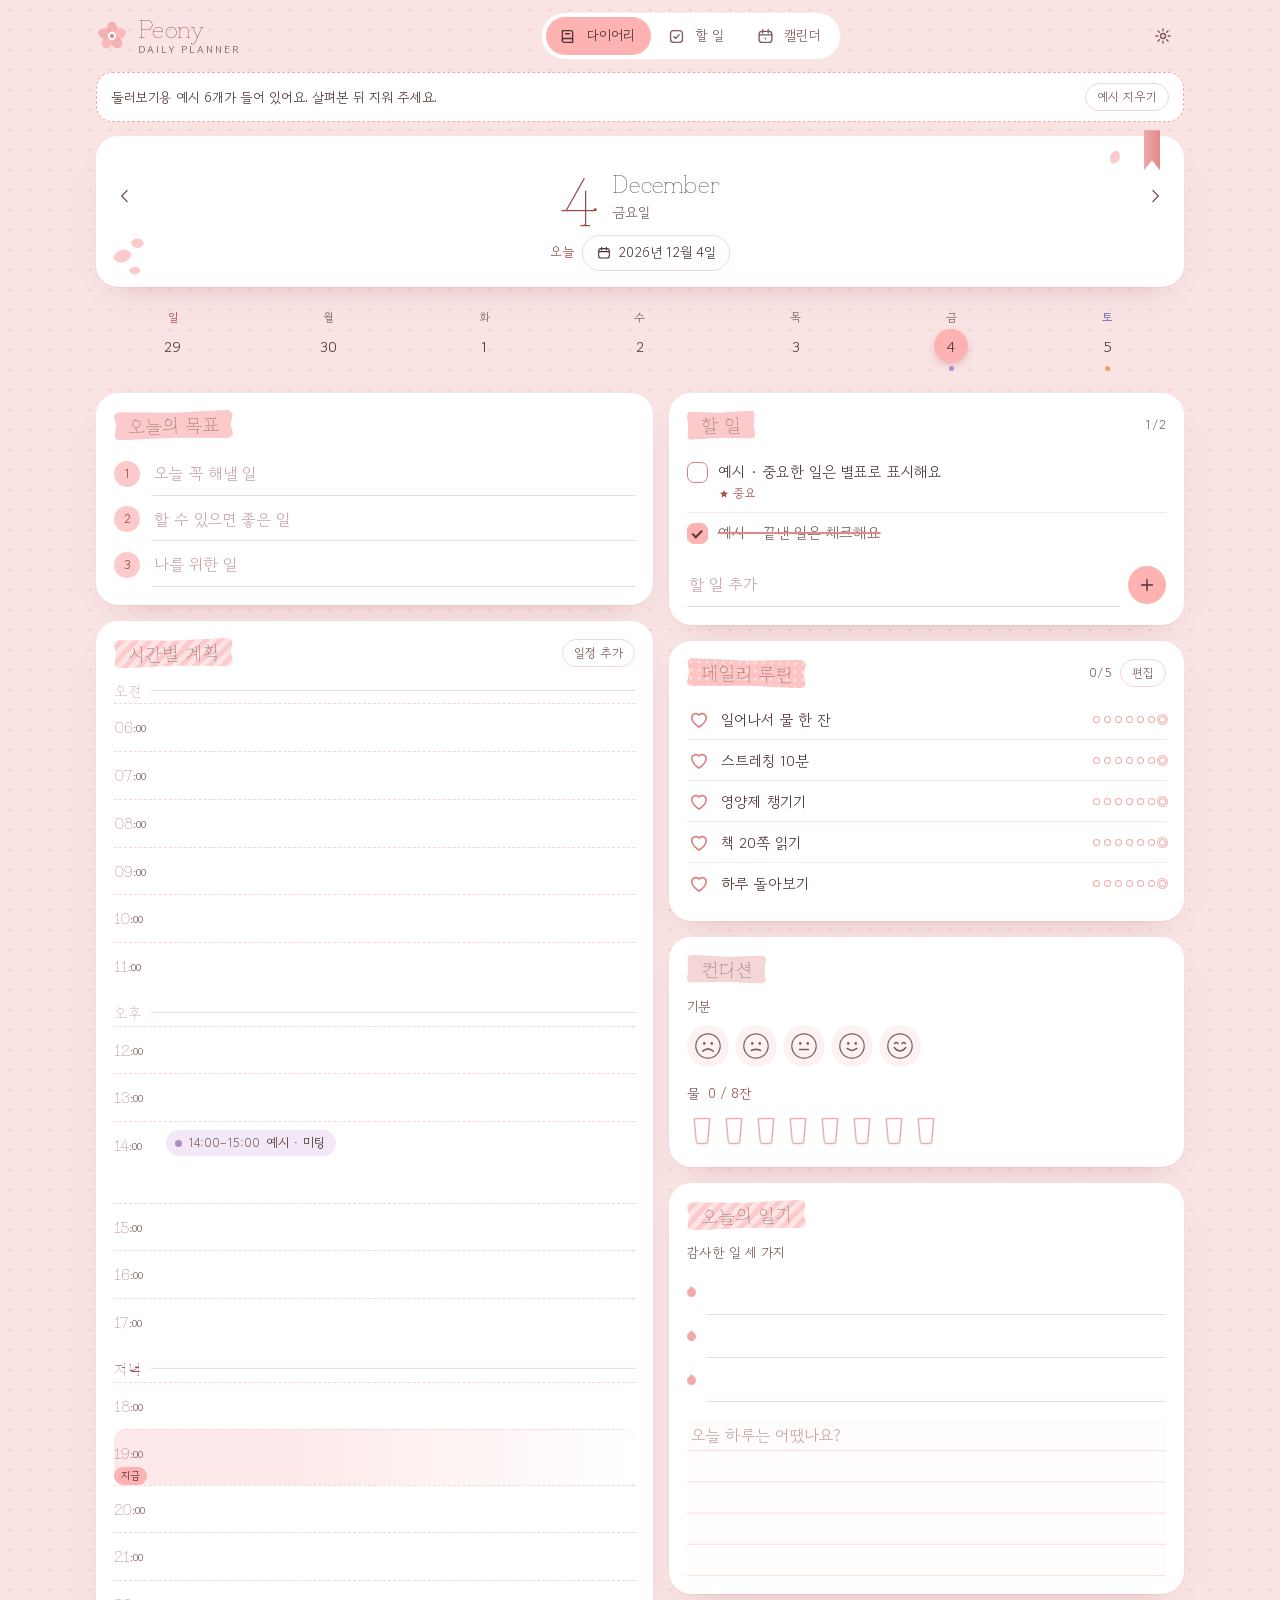
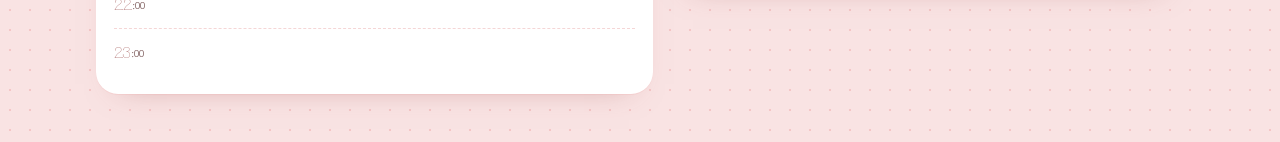
<file: personal/index.html>
<!doctype html>
<html lang="ko">
<head>
<meta charset="utf-8">
<meta name="viewport" content="width=device-width,initial-scale=1,viewport-fit=cover">
<title>Peony Daily Planner</title>
<link rel="manifest" href="manifest.webmanifest">
<link rel="apple-touch-icon" href="icon-180.png">
<link rel="icon" type="image/png" sizes="192x192" href="icon-192.png">
<meta name="apple-mobile-web-app-capable" content="yes">
<meta name="mobile-web-app-capable" content="yes">
<meta name="apple-mobile-web-app-title" content="개인 플래너">
<meta name="apple-mobile-web-app-status-bar-style" content="default">
<meta name="theme-color" content="#F9E3E3" media="(prefers-color-scheme: light)">
<meta name="theme-color" content="#2A1D1E" media="(prefers-color-scheme: dark)">
<link rel="stylesheet" href="../fonts/personal.css">
<style>:root{padding-top:env(safe-area-inset-top,0px)}</style>
<style>
:root{
  /* Layout: a stationery planner on blush dot-grid paper; white cards with washi-tape headings, a ribbon bookmark on the day.
     Palette from the user: #F9E3E3 paper, #F5D6D6 lines, #FCCACA soft fill, #FEB2B2 accent, #F1A9A9 deep accent.
     Text and small marks use deeper tones of the same rose so they stay readable. */
  --paper:#F9E3E3;--card:#FFFFFF;--ink:#4F3535;--ink-2:#7D5C5C;--ink-3:#C9A5A5;
  --line:#F5D6D6;--line-soft:#FAE9E9;
  --accent:#FEB2B2;--accent-2:#F1A9A9;--accent-soft:#FCCACA;--accent-ink:#9A4B4A;--accent-strong:#E28A89;--on-accent:#4F3535;--focus:#9A4B4A;
  --tape:#FCCACA;--tape-2:rgba(254,178,178,.78);--tape-3:#F5D6D6;--tape-hi:rgba(255,255,255,.5);
  --dot:rgba(241,169,169,.5);--petal:#FCCACA;--ribbon:#F1A9A9;--ribbon-2:#E28A89;
  --c-project:#E28A89;--c-project-soft:#FCE1E1;--c-appt:#B48AC9;--c-appt-soft:#F2E8F7;--c-personal:#E7A26C;--c-personal-soft:#FDECDE;
  --holiday:#B24040;--sat:#625EAD;--star:#A85250;--strike:#E28A89;
  --now-bg:#FDE9E9;--water:#FEB2B2;--cup-line:#F1A9A9;--mood-bg:#FDF2F2;--check-line:#D88080;
  --field-bg:#FFFAFA;--diary-bg:#FFFCFC;--rule:#F7DEDE;--note-bg:#FDEDED;--seg-bg:#F5D6D6;
  --scrim:rgba(79,53,53,.38);--nav-bg:rgba(249,227,227,.92);--tabs-bg:#FFFFFF;
  --toast-bg:#4F3535;--toast-fg:#FFF6F6;--toast-act:#FCCACA;
  --shadow:0 1px 0 rgba(241,169,169,.22),0 14px 30px -24px rgba(154,75,74,.5);
  --font-display:"Grandiflora One","Gowun Batang","Nanum Myeongjo","AppleMyungjo",serif;
  --font-body:"Gowun Dodum","Apple SD Gothic Neo","Malgun Gothic","Noto Sans KR",sans-serif;
  --radius:22px;
}
@media (prefers-color-scheme:dark){:root:not([data-theme="light"]){
  --paper:#2A1D1E;--card:#362627;--ink:#F9E3E3;--ink-2:#D2AEAE;--ink-3:#8A6A6B;
  --line:#4D3637;--line-soft:#3F2D2E;
  --accent:#FEB2B2;--accent-2:#F1A9A9;--accent-soft:#553738;--accent-ink:#FCCACA;--accent-strong:#FEB2B2;--on-accent:#3A2626;--focus:#FCCACA;
  --tape:rgba(252,202,202,.3);--tape-2:rgba(254,178,178,.26);--tape-3:rgba(245,214,214,.2);--tape-hi:rgba(255,255,255,.1);
  --dot:rgba(254,178,178,.1);--petal:#6B4546;--ribbon:#F1A9A9;--ribbon-2:#D98C8C;
  --c-project:#FEB2B2;--c-project-soft:#553738;--c-appt:#CDA8E0;--c-appt-soft:#3F2F4A;--c-personal:#F6C49B;--c-personal-soft:#4A3426;
  --holiday:#FF9A9A;--sat:#ABA8F2;--star:#FEB2B2;--strike:#F1A9A9;
  --now-bg:#43302F;--water:#FEB2B2;--cup-line:#8E6667;--mood-bg:#3F2D2E;--check-line:#A37475;
  --field-bg:#2F2122;--diary-bg:#312324;--rule:#473334;--note-bg:#45302F;--seg-bg:#3F2D2E;
  --scrim:rgba(0,0,0,.55);--nav-bg:rgba(42,29,30,.92);--tabs-bg:#362627;
  --toast-bg:#F9E3E3;--toast-fg:#3A2626;--toast-act:#9A4B4A;
  --shadow:0 1px 0 rgba(0,0,0,.25),0 14px 30px -24px rgba(0,0,0,.7);
  color-scheme:dark;
}}
:root[data-theme="dark"]{
  --paper:#2A1D1E;--card:#362627;--ink:#F9E3E3;--ink-2:#D2AEAE;--ink-3:#8A6A6B;
  --line:#4D3637;--line-soft:#3F2D2E;
  --accent:#FEB2B2;--accent-2:#F1A9A9;--accent-soft:#553738;--accent-ink:#FCCACA;--accent-strong:#FEB2B2;--on-accent:#3A2626;--focus:#FCCACA;
  --tape:rgba(252,202,202,.3);--tape-2:rgba(254,178,178,.26);--tape-3:rgba(245,214,214,.2);--tape-hi:rgba(255,255,255,.1);
  --dot:rgba(254,178,178,.1);--petal:#6B4546;--ribbon:#F1A9A9;--ribbon-2:#D98C8C;
  --c-project:#FEB2B2;--c-project-soft:#553738;--c-appt:#CDA8E0;--c-appt-soft:#3F2F4A;--c-personal:#F6C49B;--c-personal-soft:#4A3426;
  --holiday:#FF9A9A;--sat:#ABA8F2;--star:#FEB2B2;--strike:#F1A9A9;
  --now-bg:#43302F;--water:#FEB2B2;--cup-line:#8E6667;--mood-bg:#3F2D2E;--check-line:#A37475;
  --field-bg:#2F2122;--diary-bg:#312324;--rule:#473334;--note-bg:#45302F;--seg-bg:#3F2D2E;
  --scrim:rgba(0,0,0,.55);--nav-bg:rgba(42,29,30,.92);--tabs-bg:#362627;
  --toast-bg:#F9E3E3;--toast-fg:#3A2626;--toast-act:#9A4B4A;
  --shadow:0 1px 0 rgba(0,0,0,.25),0 14px 30px -24px rgba(0,0,0,.7);
  color-scheme:dark;
}

/* ---------- base ---------- */
*,*::before,*::after{box-sizing:border-box}
[hidden]{display:none!important}
:root{color-scheme:light}
html{-webkit-text-size-adjust:100%;text-size-adjust:100%}
body{margin:0;min-height:100vh;background-color:var(--paper);color:var(--ink);font-family:var(--font-body);font-size:15px;line-height:1.55;-webkit-font-smoothing:antialiased;-webkit-tap-highlight-color:transparent}
button{font:inherit;color:inherit;cursor:pointer}
button:disabled{cursor:default;opacity:.4}
input,select,textarea{font:inherit;font-size:16px;color:inherit}
h1,h2,h3,p,ul,ol{margin:0;padding:0}
ul,ol{list-style:none}
svg{display:block}
:focus-visible{outline:2px solid var(--focus,var(--accent));outline-offset:2px}
.sr{position:absolute;width:1px;height:1px;overflow:hidden;clip:rect(0 0 0 0);white-space:nowrap}
.ico{width:20px;height:20px;fill:none;stroke:currentColor;stroke-width:1.7;stroke-linecap:round;stroke-linejoin:round}

/* ---------- shell ---------- */
.app{max-width:1120px;margin:0 auto;padding-left:max(16px,env(safe-area-inset-left,0px));padding-right:max(16px,env(safe-area-inset-right,0px));padding-block:4px calc(96px + env(safe-area-inset-bottom,0px))}
.topbar{display:flex;align-items:center;justify-content:space-between;gap:12px;padding-block:8px 12px}
.brand{display:flex;align-items:center;gap:10px;min-width:0}
.brand-mark{width:32px;height:32px;flex:none}
.brand-text{display:flex;flex-direction:column;gap:2px;min-width:0}
.brand-name{font-family:var(--font-display);font-size:23px;line-height:1;white-space:nowrap}
.brand-sub{font-size:10.5px;letter-spacing:.18em;text-transform:uppercase;color:var(--ink-2);white-space:nowrap}
.icon-btn{display:inline-grid;place-items:center;flex:none;width:42px;height:42px;border-radius:50%;border:0;background:transparent;color:var(--ink-2)}
.icon-btn:hover{background:var(--accent-soft);color:var(--accent-ink)}
.icon-btn.sm{width:38px;height:38px}
.tabs{position:fixed;left:0;right:0;bottom:0;z-index:30;display:flex;padding:6px max(12px,env(safe-area-inset-right,0px)) calc(6px + env(safe-area-inset-bottom,0px)) max(12px,env(safe-area-inset-left,0px));background:var(--nav-bg);-webkit-backdrop-filter:blur(14px);backdrop-filter:blur(14px);border-top:1px solid var(--line-soft)}
.tab{flex:1;display:flex;flex-direction:column;align-items:center;gap:2px;padding:4px;border:0;background:none;color:var(--ink-2);font-size:12px;border-radius:14px;white-space:nowrap}
.tab-ico{display:grid;place-items:center;width:52px;height:30px;border-radius:999px;transition:background-color .2s}
.tab .ico{width:22px;height:22px}
.tab[aria-current="page"]{color:var(--accent-ink)}
.tab[aria-current="page"] .tab-ico{background:var(--accent-soft)}
.example-bar{display:flex;align-items:center;justify-content:space-between;gap:8px 12px;flex-wrap:wrap;margin-bottom:14px;padding:10px 14px;border-radius:16px;background:var(--note-bg);font-size:13.5px}
main{display:block}
.view{display:flex;flex-direction:column;gap:16px}

/* ---------- shared pieces ---------- */
.card{position:relative;min-width:0;background:var(--card);border-radius:var(--radius);padding:18px}
.sec-title{display:flex;align-items:center;justify-content:space-between;gap:10px;margin-bottom:12px;font-family:var(--font-display);font-weight:400;font-size:18px;line-height:1.3}
.sec-tools{display:flex;align-items:center;gap:8px;flex:none}
.count{font-family:var(--font-body);font-size:13px;color:var(--ink-2);font-variant-numeric:tabular-nums}
.mini{border:1px solid var(--line);background:var(--card);color:var(--ink-2);border-radius:999px;padding:4px 11px;font-family:var(--font-body);font-size:12.5px;line-height:1.45;white-space:nowrap}
.mini:hover{color:var(--accent-ink);border-color:var(--accent)}
.empty{color:var(--ink-2);font-size:14px;padding:6px 0}
.sub-title{display:flex;align-items:baseline;gap:8px;font-weight:400;font-size:13.5px;color:var(--ink-2);margin-bottom:8px}
.sub-val{color:var(--accent-ink);font-variant-numeric:tabular-nums}
.line-input{flex:1;min-width:0;width:100%;border:0;border-bottom:1px solid var(--line);border-radius:0;background:transparent;padding:9px 2px;outline:none;color:var(--ink)}
.line-input:focus{border-bottom-color:var(--focus,var(--accent))}
::placeholder{color:var(--ink-3);opacity:1}
.btn{display:inline-flex;align-items:center;justify-content:center;gap:6px;min-height:44px;padding:0 18px;border-radius:999px;border:1px solid var(--line);background:var(--card);color:var(--ink);font-size:15px;white-space:nowrap}
.btn .ico{width:18px;height:18px}
.btn.primary{background:var(--accent);border-color:var(--accent);color:var(--on-accent)}
.btn.ghost{background:transparent}
.btn.danger{color:var(--holiday);border-color:transparent}
.btn.wide{width:100%}
.chip{display:inline-flex;align-items:center;gap:6px;min-height:36px;padding:0 13px;border-radius:999px;border:1px solid var(--line);background:var(--card);color:var(--ink);font-size:14px;white-space:nowrap;cursor:pointer}
.chip[aria-pressed="true"],.chip.on{background:var(--accent);border-color:var(--accent);color:var(--on-accent)}
.seg-chips{display:flex;flex-wrap:wrap;gap:6px}
.chip-date{position:relative;overflow:hidden}
.chip-date .ico{width:16px;height:16px}
.chip-date input{position:absolute;inset:0;width:100%;height:100%;margin:0;padding:0;border:0;opacity:0;cursor:pointer;font-size:16px}
.chip-date input::-webkit-calendar-picker-indicator{position:absolute;inset:0;width:100%;height:100%;margin:0;padding:0;cursor:pointer}
.chip-date:has(input:focus-visible){outline:2px solid var(--focus,var(--accent));outline-offset:2px}
.type-project{--c:var(--c-project);--c-soft:var(--c-project-soft)}
.type-appt{--c:var(--c-appt);--c-soft:var(--c-appt-soft)}
.type-personal{--c:var(--c-personal);--c-soft:var(--c-personal-soft)}

.check{position:relative;display:flex;align-items:center;gap:10px;min-width:0;cursor:pointer}
.check input{position:absolute;left:0;top:50%;width:22px;height:22px;margin:-11px 0 0;opacity:0;cursor:pointer}
.check .box{flex:none;display:grid;place-items:center;width:21px;height:21px;border:1.5px solid var(--check-line);border-radius:7px;background:var(--card);transition:background-color .15s,border-color .15s}
.check input:checked + .box{background:var(--accent);border-color:var(--accent)}
.check input:checked + .box::after{content:"";width:10px;height:5.5px;border-left:2px solid var(--on-accent);border-bottom:2px solid var(--on-accent);transform:translateY(-1px) rotate(-45deg)}
.check input:focus-visible + .box{outline:2px solid var(--focus,var(--accent));outline-offset:2px}

.todo-list{display:flex;flex-direction:column}
.todo{display:flex;align-items:flex-start;gap:10px;padding:9px 0;border-bottom:1px solid var(--line-soft)}
.todo:last-child{border-bottom:0}
.todo .check{padding-top:1px}
.todo-text{flex:1;min-width:0;display:flex;flex-direction:column;gap:2px;border:0;background:none;padding:0;text-align:left;color:inherit}
.t-title{overflow-wrap:anywhere;line-height:1.45}
.todo.done .t-title{color:var(--ink-2);text-decoration:line-through;text-decoration-color:var(--strike);text-decoration-thickness:1.5px}
.t-meta{display:flex;flex-wrap:wrap;gap:4px 10px;font-size:12px;color:var(--ink-2)}
.t-star{display:inline-flex;align-items:center;gap:3px;color:var(--star)}
.t-star .ico{width:12px;height:12px;fill:currentColor;stroke:none}
.t-due.late{color:var(--holiday)}
.add-row{display:flex;align-items:center;gap:8px;margin-top:10px}
.add-btn{flex:none;display:grid;place-items:center;width:38px;height:38px;border-radius:50%;border:0;background:var(--accent);color:var(--on-accent)}
.over-hint{display:flex;align-items:center;justify-content:space-between;gap:6px 10px;flex-wrap:wrap;margin-bottom:6px;padding:8px 10px;border-radius:12px;background:var(--note-bg);font-size:13px;color:var(--ink-2)}

.ev-chip{display:inline-flex;align-items:center;gap:6px;max-width:100%;min-width:0;padding:3px 11px 3px 9px;border:0;border-radius:999px;background:var(--c-soft);color:var(--ink);font-size:13px;line-height:1.5;text-align:left}
.ev-chip::before{content:"";flex:none;width:7px;height:7px;border-radius:50%;background:var(--c)}
.ev-time{flex:none;color:var(--ink-2);font-size:12px;font-variant-numeric:tabular-nums}
.ev-title{min-width:0;overflow:hidden;text-overflow:ellipsis;white-space:nowrap}

/* ---------- diary page ---------- */
.day-head{position:relative;display:grid;grid-template-columns:auto minmax(0,1fr) auto;grid-template-areas:"prev main next" "tools tools tools";align-items:center;gap:6px 8px}
.dh-prev{grid-area:prev}.dh-next{grid-area:next}
.nav-arrow{display:grid;place-items:center;width:42px;height:42px;border-radius:50%;border:0;background:transparent;color:var(--ink-2)}
.nav-arrow:hover{background:var(--accent-soft);color:var(--accent-ink)}
.dh-main{grid-area:main;display:flex;align-items:center;justify-content:center;gap:14px;min-width:0;font-weight:400}
.dh-num{font-family:var(--font-display);font-size:64px;line-height:.92}
.dh-meta{display:flex;flex-direction:column;gap:5px;min-width:0}
.dh-month{font-family:var(--font-display);font-size:22px;line-height:1.1}
.dh-week{font-size:14px;color:var(--ink-2)}
.dh-hol{color:var(--holiday);font-weight:inherit}
.dh-tools{grid-area:tools;display:flex;align-items:center;justify-content:center;gap:8px;flex-wrap:wrap}
.dh-rel{font-size:13px;color:var(--accent-ink)}
.head-decor{position:absolute;pointer-events:none}

.week-strip{display:grid;grid-template-columns:repeat(7,minmax(0,1fr));gap:2px}
.ws-day{display:flex;flex-direction:column;align-items:center;gap:3px;min-width:0;padding:6px 0;border:0;border-radius:16px;background:none;color:var(--ink)}
.ws-wd{font-size:11.5px;color:var(--ink-2)}
.ws-num{display:grid;place-items:center;width:34px;height:34px;border-radius:50%;font-size:15px;font-variant-numeric:tabular-nums}
.ws-day.sun .ws-wd,.ws-day.hol .ws-wd,.ws-day.hol .ws-num{color:var(--holiday)}
.ws-day.sat .ws-wd{color:var(--sat)}
.ws-day.today .ws-num{box-shadow:inset 0 0 0 1.5px var(--accent)}
.ws-day.sel .ws-num{background:var(--accent);color:var(--on-accent);box-shadow:none}
.ws-marks{display:flex;gap:3px;height:5px}
.ws-marks i{width:5px;height:5px;border-radius:50%;background:var(--c)}
.ws-marks i.rec{background:var(--ink-3)}

.day-grid{display:grid;gap:16px}
.day-col{display:flex;flex-direction:column;gap:16px;min-width:0}
.goals{display:flex;flex-direction:column;gap:2px}
.goal{display:flex;align-items:center;gap:12px}
.goal-n{flex:none;display:grid;place-items:center;width:26px;height:26px;border-radius:50%;background:var(--accent-soft);color:var(--accent-ink);font-size:13px;font-variant-numeric:tabular-nums}

.allday{display:flex;flex-wrap:wrap;gap:6px;margin-bottom:10px}
.hours{--hcol:52px;--ncol:22px}
.period{margin:12px 0 2px;font-size:12px;letter-spacing:.08em;color:var(--ink-2)}
.period:first-child{margin-top:0}
.hour-row{display:grid;grid-template-columns:var(--hcol) minmax(0,1fr);align-items:start;min-height:46px}
.node{display:none}
.h-label{padding-top:12px;line-height:1.2;color:var(--ink-2);font-variant-numeric:tabular-nums}
.h-label b{font-weight:400;font-size:16px;color:var(--ink)}
.h-label small{font-size:11px}
.hour-row.now .h-label::after{content:"지금";display:block;width:fit-content;margin-top:4px;padding:0 7px;border-radius:999px;background:var(--accent);color:var(--on-accent);font-size:10.5px;line-height:1.7}
.h-body{display:flex;flex-direction:column;min-width:0}
.h-events{display:flex;flex-wrap:wrap;gap:4px;padding-top:8px}
.h-body input{width:100%;min-width:0;min-height:45px;padding:11px 2px;border:0;border-radius:0;background:transparent;outline:none;color:var(--ink)}

.routine-list{display:flex;flex-direction:column}
.routine{display:flex;align-items:center;justify-content:space-between;gap:12px;padding:8px 0;border-bottom:1px solid var(--line-soft)}
.routine:last-child{border-bottom:0}
.r-name{overflow-wrap:anywhere}
.routine.on .r-name{color:var(--ink-2)}
.r-hist{display:flex;gap:4px;flex:none}
.r-hist i{width:7px;height:7px;border-radius:50%;background:var(--line)}
.r-hist i.on{background:var(--accent)}
.r-hist i.cur{box-shadow:0 0 0 2px var(--card),0 0 0 3px var(--line)}

.cond{display:flex;flex-wrap:wrap;gap:16px 32px}
.moods{display:flex;flex-wrap:wrap;gap:6px}
.mood{display:grid;place-items:center;width:42px;height:42px;padding:0;border:0;border-radius:50%;background:var(--mood-bg);color:var(--ink-2);transition:transform .15s,background-color .15s}
.mood svg{width:30px;height:30px}
.mood .face{fill:none;stroke:currentColor;stroke-width:1.3}
.mood .eye{fill:currentColor;stroke:none}
.mood path{fill:none;stroke:currentColor;stroke-width:1.6;stroke-linecap:round}
.mood .cheek{fill:var(--accent);opacity:0;stroke:none}
.mood[aria-pressed="true"]{background:var(--accent-soft);color:var(--accent-ink)}
.mood[aria-pressed="true"] .cheek{opacity:.5}
.cups{display:flex;flex-wrap:wrap;gap:2px}
.cup{width:30px;height:38px;padding:3px;border:0;background:none;color:var(--cup-line)}
.cup svg{width:100%;height:100%}
.cup .glass{fill:none;stroke:currentColor;stroke-width:1.4;stroke-linejoin:round}
.cup .water{fill:transparent;transition:fill .2s}
.cup.full .water{fill:var(--water)}

.grateful{display:flex;flex-direction:column;margin-bottom:18px}
.gr-row{display:flex;align-items:center;gap:10px}
.gr-mark{flex:none;width:8px;height:8px;background:var(--accent);opacity:.7}
.diary{display:block;width:100%;min-height:152px;padding:0 4px;border:0;border-radius:0;outline:none;resize:none;color:var(--ink);font-size:16px;line-height:1.95em;background-color:var(--diary-bg);background-image:linear-gradient(to bottom,transparent calc(1.95em - 1px),var(--rule) calc(1.95em - 1px),var(--rule) 1.95em);background-size:100% 1.95em;background-attachment:local}

/* ---------- to-do page ---------- */
#view-todo{width:100%;max-width:760px;margin:0 auto}
.view-head{display:flex;align-items:baseline;justify-content:space-between;gap:4px 12px;flex-wrap:wrap;padding:4px 2px 0}
.view-title{font-family:var(--font-display);font-weight:400;font-size:30px;line-height:1.15}
.view-sub{font-size:14px;color:var(--ink-2)}
.todo-add{display:flex;flex-direction:column;gap:12px}
.todo-add .add-row{margin-top:0}
.star-toggle{flex:none;display:grid;place-items:center;width:42px;height:42px;border-radius:50%;border:1px solid var(--line);background:var(--card);color:var(--ink-3)}
.star-toggle[aria-pressed="true"]{color:var(--star);border-color:var(--star)}
.star-toggle[aria-pressed="true"] .ico{fill:currentColor}
.seg{display:flex;gap:4px;padding:4px;border-radius:999px;background:var(--seg-bg);overflow-x:auto;scrollbar-width:none}
.seg::-webkit-scrollbar{display:none}
.seg button{flex:1 0 auto;padding:8px 14px;border:0;border-radius:999px;background:none;color:var(--ink-2);font-size:14px;white-space:nowrap}
.seg button[aria-selected="true"]{background:var(--card);color:var(--accent-ink);box-shadow:0 1px 3px rgba(0,0,0,.08)}
.todo-groups{display:flex;flex-direction:column;gap:14px}
.done-toggle{align-self:center;padding:8px 12px;border:0;background:none;color:var(--ink-2);font-size:14px;text-decoration:underline;text-underline-offset:3px}

/* ---------- calendar page ---------- */
.cal-head{display:grid;grid-template-columns:auto minmax(0,1fr) auto auto;align-items:center;gap:4px}
.cal-title{display:flex;align-items:center;justify-content:center;gap:10px;font-weight:400}
.cal-m{font-family:var(--font-display);font-size:44px;line-height:1;font-variant-numeric:lining-nums}
.cal-meta{display:flex;flex-direction:column;line-height:1.25}
.cal-en{font-family:var(--font-display);font-size:18px}
.cal-y{font-size:13px;color:var(--ink-2);font-variant-numeric:tabular-nums}
.cal-layout{display:grid;gap:16px}
.cal-card{padding:14px 8px 12px}
.cal-wd{display:grid;grid-template-columns:repeat(7,minmax(0,1fr));padding-bottom:6px;text-align:center;font-size:12px;color:var(--ink-2)}
.cal-wd .sun{color:var(--holiday)}.cal-wd .sat{color:var(--sat)}
.cal-week{position:relative;border-top:1px solid var(--line-soft);--bar-top:28px;--lane-h:15px}
.cal-days{display:grid;grid-template-columns:repeat(7,minmax(0,1fr))}
.cal-day{position:relative;display:flex;flex-direction:column;align-items:center;gap:2px;min-width:0;min-height:68px;padding:calc(var(--bar-top) + var(--lanes,0) * var(--lane-h)) 2px 6px;border:0;border-radius:12px;background:none;color:var(--ink);text-align:center}
.cd-num{position:absolute;top:3px;left:50%;transform:translateX(-50%);display:grid;place-items:center;width:24px;height:24px;border-radius:50%;font-size:13px;font-variant-numeric:tabular-nums}
.cal-day.sun .cd-num,.cal-day.hol .cd-num{color:var(--holiday)}
.cal-day.sat .cd-num{color:var(--sat)}
.cal-day.today .cd-num{background:var(--accent);color:var(--on-accent)}
.cal-day.sel{background:var(--accent-soft)}
.cal-day.out{opacity:.38}
.cd-rec{position:absolute;top:5px;right:4px;width:5px;height:5px;border-radius:50%;background:var(--accent)}
.cd-hol{max-width:100%;overflow:hidden;text-overflow:ellipsis;white-space:nowrap;font-size:10px;line-height:1.25;letter-spacing:-.02em;color:var(--holiday)}
.cd-marks{display:flex;flex-wrap:wrap;justify-content:center;gap:3px;max-width:100%}
.cd-ev{display:inline-flex;align-items:center;min-width:0;max-width:100%}
.cd-dot{flex:none;width:6px;height:6px;border-radius:50%;background:var(--c)}
.cd-t{display:none}
.cd-more{font-size:10px;line-height:1.3;color:var(--ink-2)}
.cal-bars{position:absolute;inset:0;pointer-events:none}
.cal-bar{--gl:2px;--gr:2px;position:absolute;left:calc(var(--s) * 100% / 7 + var(--gl));width:calc(var(--n) * 100% / 7 - var(--gl) - var(--gr));top:calc(var(--bar-top) + var(--lane) * var(--lane-h) - 2px);height:calc(var(--lane-h) - 3px);padding:0 5px;border-radius:5px;background:var(--c-soft);color:var(--ink);font-size:10px;line-height:calc(var(--lane-h) - 3px);overflow:hidden;white-space:nowrap;text-overflow:ellipsis;text-align:left}
.cal-bar.cont-l{--gl:0px;border-top-left-radius:0;border-bottom-left-radius:0}
.cal-bar.cont-r{--gr:0px;border-top-right-radius:0;border-bottom-right-radius:0}
.cal-legend{display:flex;flex-wrap:wrap;justify-content:center;gap:6px 14px;margin-top:6px;padding-top:12px;border-top:1px solid var(--line-soft);font-size:12px;color:var(--ink-2)}
.lg{display:inline-flex;align-items:center;gap:5px}
.lg i{width:8px;height:8px;border-radius:50%;background:var(--c)}
.lg-hol i{background:var(--holiday)}
.lg-rec i{width:5px;height:5px;background:var(--accent)}
.cal-side{display:flex;flex-direction:column;gap:16px;min-width:0}
.agenda-head{display:flex;align-items:center;justify-content:space-between;gap:8px;margin-bottom:12px}
.agenda-head .sec-title{margin-bottom:0}
.hol-badge{flex:none;padding:1px 9px;border:1px solid currentColor;border-radius:999px;font-size:12px;color:var(--holiday);white-space:nowrap}
.agenda-list,.up-list{display:flex;flex-direction:column;gap:8px}
.agenda-item{display:flex;align-items:center;gap:12px;width:100%;padding:11px 12px;border:0;border-radius:14px;background:var(--c-soft);color:var(--ink);text-align:left}
.ai-time{flex:none;min-width:62px;font-size:12.5px;line-height:1.35;color:var(--ink-2);font-variant-numeric:tabular-nums}
.ai-main{flex:1;min-width:0;display:flex;flex-direction:column}
.ai-title{overflow-wrap:anywhere}
.ai-sub{overflow:hidden;text-overflow:ellipsis;white-space:nowrap;font-size:12.5px;color:var(--ink-2)}
.ai-type{flex:none;display:inline-flex;align-items:center;gap:5px;font-size:11.5px;color:var(--ink-2)}
.ai-type::before{content:"";width:6px;height:6px;border-radius:50%;background:var(--c)}
.agenda-sub{margin-top:16px}
.agenda-actions{display:flex;flex-wrap:wrap;gap:8px;margin-top:16px}
.up-item{display:flex;align-items:center;gap:12px;width:100%;padding:8px 2px;border:0;border-bottom:1px solid var(--line-soft);background:none;color:var(--ink);text-align:left}
.up-list li:last-child .up-item{border-bottom:0}
.up-date{flex:none;display:flex;flex-direction:column;align-items:center;justify-content:center;width:44px;height:46px;border-radius:14px;background:var(--c-soft);line-height:1.05}
.up-date b{font-family:var(--font-display);font-weight:400;font-size:18px}
.up-date small{font-size:11px;color:var(--ink-2)}
.up-main{flex:1;min-width:0;display:flex;flex-direction:column}
.up-title{overflow:hidden;text-overflow:ellipsis;white-space:nowrap}
.up-sub{font-size:12.5px;color:var(--ink-2)}
.up-dday{flex:none;font-size:12px;color:var(--accent-ink);font-variant-numeric:tabular-nums}

/* ---------- sheet & forms ---------- */
.sheet-wrap{position:fixed;inset:0;z-index:50;display:flex;align-items:flex-end;justify-content:center}
.sheet-backdrop{position:absolute;inset:0;background:var(--scrim)}
.sheet{position:relative;width:100%;max-width:560px;max-height:calc(100% - 24px - env(safe-area-inset-top,0px));overflow-y:auto;overscroll-behavior:contain;padding:8px max(20px,env(safe-area-inset-right,0px)) calc(22px + env(safe-area-inset-bottom,0px)) max(20px,env(safe-area-inset-left,0px));border-radius:26px 26px 0 0;background:var(--card);box-shadow:0 -14px 40px -22px rgba(0,0,0,.4)}
.sheet::before{content:"";display:block;width:40px;height:4px;margin:4px auto 10px;border-radius:4px;background:var(--line)}
.sheet-inner{display:flex;flex-direction:column;gap:14px}
.sheet-head{display:flex;align-items:center;justify-content:space-between;gap:8px}
.sheet-title{font-family:var(--font-display);font-weight:400;font-size:22px}
.sheet-actions{display:flex;flex-wrap:wrap;justify-content:flex-end;gap:8px;margin-top:6px}
.sheet-actions .danger{margin-right:auto}
body.sheet-open{overflow:hidden}
.form{display:flex;flex-direction:column;gap:14px}
.field{display:flex;flex-direction:column;gap:6px;min-width:0}
.field>label,.label{font-size:13px;color:var(--ink-2)}
.field small{margin-left:6px;font-size:12px;color:var(--ink-3)}
.input{width:100%;min-width:0;min-height:46px;padding:10px 12px;border:1px solid var(--line);border-radius:14px;background:var(--field-bg);color:var(--ink);outline:none}
.input:focus{border-color:var(--focus,var(--accent));box-shadow:0 0 0 3px var(--accent-soft)}
textarea.input{resize:vertical;line-height:1.6}
.row2{display:grid;grid-template-columns:repeat(2,minmax(0,1fr));gap:10px}
.form-error{font-size:14px;color:var(--holiday)}
.hint{font-size:14px;color:var(--ink-2)}
.note{padding:12px 14px;border-radius:14px;background:var(--note-bg);font-size:13.5px;line-height:1.6;color:var(--ink-2)}
.chip.type-chip i{width:8px;height:8px;border-radius:50%;background:var(--c)}
.chip.type-chip[aria-checked="true"]{background:var(--c-soft);border-color:var(--c);color:var(--ink)}
.switch{position:relative;display:inline-flex;align-items:center;gap:10px;width:fit-content;cursor:pointer;font-size:15px}
.switch input{position:absolute;left:0;top:50%;width:46px;height:28px;margin:-14px 0 0;opacity:0;cursor:pointer}
.switch .sw{position:relative;flex:none;width:46px;height:28px;border-radius:999px;background:var(--line);transition:background-color .2s}
.switch .sw::after{content:"";position:absolute;top:3px;left:3px;width:22px;height:22px;border-radius:50%;background:var(--card);box-shadow:0 1px 3px rgba(0,0,0,.2);transition:transform .2s}
.switch input:checked + .sw{background:var(--accent)}
.switch input:checked + .sw::after{transform:translateX(18px)}
.switch input:focus-visible + .sw{outline:2px solid var(--focus,var(--accent));outline-offset:2px}
.switch-row{display:flex;flex-wrap:wrap;gap:12px 24px}
.rt-list{display:flex;flex-direction:column;gap:8px}
.rt-item{display:flex;align-items:center;gap:4px}
.rt-list + .add-row{margin-top:0}

.toast{position:fixed;left:50%;bottom:calc(84px + env(safe-area-inset-bottom,0px));z-index:60;transform:translateX(-50%);display:flex;align-items:center;gap:14px;width:max-content;max-width:calc(100% - 32px);padding:11px 16px;border-radius:16px;background:var(--toast-bg);color:var(--toast-fg);font-size:14px;box-shadow:0 10px 30px -12px rgba(0,0,0,.45)}
.toast button{flex:none;padding:0;border:0;background:none;color:var(--toast-act);font-weight:700}

/* ---------- wide screens ---------- */
@media (min-width:760px){
  .day-grid{grid-template-columns:minmax(0,1.08fr) minmax(0,1fr);align-items:start}
  .cal-week{--bar-top:31px;--lane-h:18px}
  .cal-day{align-items:stretch;min-height:98px;padding-left:4px;padding-right:4px}
  .cd-num{left:6px;transform:none}
  .cd-hol{position:absolute;top:7px;left:34px;right:14px;text-align:left;font-size:11px}
  .cd-rec{top:12px;right:7px}
  .cd-marks{flex-direction:column;flex-wrap:nowrap;align-items:stretch;gap:2px}
  .cd-ev{gap:5px;padding:1px 6px;border-radius:5px;background:var(--c-soft);font-size:11px;line-height:1.4}
  .cd-dot{width:5px;height:5px}
  .cd-t{display:block;min-width:0;overflow:hidden;text-overflow:ellipsis;white-space:nowrap;color:var(--ink)}
  .cd-more{text-align:left;padding-left:4px}
  .cal-bar{font-size:11px}
}
@media (min-width:700px){
  .sheet-wrap{align-items:center;padding:24px}
  .sheet{border-radius:26px;padding-bottom:22px}
  .sheet::before{display:none}
}
@media (min-width:900px){
  .app{padding-bottom:48px}
  .tabs{position:static;flex:none;gap:4px;padding:4px;border:1px solid var(--line-soft);border-radius:999px;background:var(--tabs-bg);-webkit-backdrop-filter:none;backdrop-filter:none}
  .tab{flex-direction:row;gap:6px;padding:6px 16px 6px 8px;font-size:14px;border-radius:999px}
  .tab-ico{width:26px;height:26px;background:none!important}
  .tab .ico{width:19px;height:19px}
  .tab[aria-current="page"]{background:var(--accent);color:var(--on-accent)}
  .toast{bottom:28px}
}
@media (min-width:1000px){
  .cal-layout{grid-template-columns:minmax(0,1.65fr) minmax(0,1fr);align-items:start}
}
@media (prefers-reduced-motion:no-preference){
  @keyframes sheet-up{from{transform:translateY(28px);opacity:0}to{transform:none;opacity:1}}
  @keyframes pop{50%{transform:scale(1.16)}}
  .sheet{animation:sheet-up .24s ease-out}
  .check input:checked + .box{animation:pop .26s ease-out}
  .mood:active,.cup:active{transform:scale(.92)}
}

/* ---------- offline app: lock screen, backup, install hint ---------- */
.row-btns{display:flex;flex-wrap:wrap;gap:8px}
.file-btn{position:relative;overflow:hidden;cursor:pointer}
.btn.danger-solid{background:var(--holiday);border-color:var(--holiday);color:#FFFFFF}
.install-bar{margin-bottom:14px;padding:10px 14px;border-radius:14px;background:var(--note-bg);font-size:13.5px;line-height:1.6;color:var(--ink-2)}
.install-bar b{color:var(--ink);font-weight:600}
body.locked .app{visibility:hidden}
.lock{position:fixed;inset:0;z-index:90;display:flex;align-items:center;justify-content:center;overflow-y:auto;background:var(--paper);padding:max(24px,env(safe-area-inset-top,0px)) max(16px,env(safe-area-inset-right,0px)) max(24px,env(safe-area-inset-bottom,0px)) max(16px,env(safe-area-inset-left,0px))}
.lock-inner{display:flex;flex-direction:column;align-items:center;gap:20px;width:100%;max-width:340px;text-align:center}
.lock-brand{font-family:var(--font-display);font-size:26px;line-height:1.2;color:var(--ink)}
.lock-msg{min-height:1.6em;font-size:14px;color:var(--ink-2)}
.lock-msg.err{color:var(--holiday)}
.lock-text{font-size:14.5px;line-height:1.7;color:var(--ink-2)}
.lock-actions{display:flex;flex-direction:column;gap:10px;width:100%}
.lock-dots{display:flex;gap:16px;margin-bottom:6px}
.lock-dots i{width:13px;height:13px;border-radius:50%;box-shadow:inset 0 0 0 1.5px var(--ink-2)}
.lock-dots i.on{background:var(--ink);box-shadow:none}
.lock-pad{display:grid;grid-template-columns:repeat(3,72px);gap:16px 24px}
.lock-key{display:grid;place-items:center;width:72px;height:72px;padding:0;border-radius:50%;border:1px solid var(--line);background:var(--card);color:var(--ink);font-family:var(--font-display);font-size:28px;font-variant-numeric:lining-nums}
.lock-key:active{background:var(--accent-soft)}
.lock-key.ghost{border-color:transparent;background:none;font-family:var(--font-body);font-size:14px;color:var(--ink-2)}
.lock-key.ghost .ico{width:24px;height:24px}
@media (prefers-reduced-motion:no-preference){
  @keyframes lock-shake{20%,60%{transform:translateX(-8px)}40%,80%{transform:translateX(8px)}}
  .lock-dots.shake{animation:lock-shake .4s}
}

body{background-image:radial-gradient(var(--dot) 1.1px,transparent 1.5px);background-size:20px 20px}
.brand-name{font-size:26px;color:var(--accent-ink)}
.pm-petals ellipse{fill:var(--accent);opacity:.85}
.pm-petals ellipse:nth-child(odd){fill:var(--accent-2)}
.pm-c1{fill:var(--card)}
.pm-c2{fill:var(--accent-strong)}
.card{box-shadow:var(--shadow)}
.example-bar{border:1px dashed var(--accent-2);background:var(--card)}

/* washi-tape headings in the palette's pinks */
.sec-title>span:first-child{display:inline-block;padding:2px 14px 3px;background-color:var(--tape);clip-path:polygon(0 14%,3% 0,50% 6%,97% 0,100% 14%,98% 50%,100% 86%,97% 100%,50% 94%,3% 100%,0 86%,2% 50%);transform:rotate(-1.3deg);color:var(--ink)}
.sec-hours .sec-title>span:first-child,.sec-diary .sec-title>span:first-child,.upcoming .sec-title>span:first-child,.todo-group:nth-child(3n+1) .sec-title>span:first-child{background-image:repeating-linear-gradient(-45deg,var(--tape-hi) 0 5px,transparent 5px 10px)}
.sec-routine .sec-title>span:first-child,.todo-group:nth-child(3n+2) .sec-title>span:first-child{background-color:var(--tape-2);background-image:radial-gradient(var(--tape-hi) 1.3px,transparent 1.8px);background-size:8px 8px;transform:rotate(1.1deg)}
.sec-cond .sec-title>span:first-child,.agenda .sec-title>span:first-child,.todo-group:nth-child(3n) .sec-title>span:first-child{background-color:var(--tape-3);transform:rotate(.9deg)}
.view-title,.cal-m{color:var(--accent-ink)}

/* the day page header: a card with a ribbon bookmark */
.day-head{padding:28px 8px 16px;border-radius:var(--radius);background:var(--card);box-shadow:var(--shadow)}
.day-head .ribbon{position:absolute;top:-6px;right:24px;z-index:1;width:16px;height:40px;background:linear-gradient(90deg,var(--ribbon),var(--ribbon-2));clip-path:polygon(0 0,100% 0,100% 100%,50% 76%,0 100%)}
.dh-num{font-size:70px;color:var(--accent-ink)}
.dh-month{font-size:25px}
.head-decor path{fill:var(--petal)}
.hd-l{left:12px;bottom:10px;width:42px;height:42px}
.hd-r{right:58px;top:10px;width:26px;height:26px;transform:rotate(130deg)}
.dh-rel{color:var(--accent-ink)}

/* week strip on blush paper: lifted selection, a deep ring for today */
.ws-day.today .ws-num{box-shadow:inset 0 0 0 1.5px var(--accent-ink)}
.ws-day.sel .ws-num{background:var(--accent);color:var(--on-accent);box-shadow:0 3px 8px -3px rgba(154,75,74,.45)}
.ws-marks i.rec{background:var(--accent-strong)}

/* hours on dashed planner lines */
.hour-row{border-top:1px dashed var(--line)}
.h-label b{font-family:var(--font-display);font-size:17px;color:var(--accent-ink)}
.hour-row.now{border-radius:12px;background:linear-gradient(90deg,var(--now-bg) 35%,transparent)}
.period{display:flex;align-items:center;gap:10px;font-family:var(--font-display);font-size:14px;letter-spacing:.04em;color:var(--accent-ink)}
.period::after{content:"";flex:1;height:1px;background:var(--line)}

/* heart checks for routines; ring dots for the 7-day history */
.rcheck .box{width:24px;height:24px;border:0;border-radius:6px;background:none}
.rcheck .box svg{width:24px;height:24px}
.rcheck .heart{fill:transparent;stroke:var(--check-line);stroke-width:1.6;transition:fill .15s,stroke .15s}
.rcheck input:checked + .box{background:none}
.rcheck input:checked + .box::after{content:none}
.rcheck input:checked + .box .heart{fill:var(--accent-2);stroke:var(--accent-strong)}
.r-hist i{background:transparent;box-shadow:inset 0 0 0 1px var(--accent-2)}
.r-hist i.cur{box-shadow:inset 0 0 0 1px var(--accent-2);outline:1.5px solid var(--accent-2);outline-offset:1.5px}
.r-hist i.on,.r-hist i.cur.on{background:var(--accent-strong);box-shadow:none}
.mood .cheek{fill:var(--accent-strong)}
.gr-mark{width:9px;height:9px;border-radius:50% 0 50% 50%;transform:rotate(-45deg);background:var(--accent-2);opacity:1}
.todo.done .t-title{text-decoration-thickness:2px}

/* calendar */
.cal-day.sel{background:var(--line-soft);box-shadow:inset 0 0 0 1.5px var(--accent-2)}
.cd-rec,.lg-rec i{background:var(--accent-strong)}
.cal-bar{border-left:3px solid var(--c);padding-left:4px}
.cal-bar.cont-l{border-left:0}
</style>
</head>
<body>
<div class="app">
  <header class="topbar">
    <div class="brand"><svg class="brand-mark" viewBox="0 0 40 40" aria-hidden="true"><g class="pm-petals"><ellipse cx="20" cy="10.6" rx="6.6" ry="8.4"/><ellipse cx="20" cy="10.6" rx="6.6" ry="8.4" transform="rotate(72 20 20)"/><ellipse cx="20" cy="10.6" rx="6.6" ry="8.4" transform="rotate(144 20 20)"/><ellipse cx="20" cy="10.6" rx="6.6" ry="8.4" transform="rotate(216 20 20)"/><ellipse cx="20" cy="10.6" rx="6.6" ry="8.4" transform="rotate(288 20 20)"/></g><circle class="pm-c1" cx="20" cy="20" r="5.2"/><circle class="pm-c2" cx="20" cy="20" r="2.7"/></svg><div class="brand-text"><span class="brand-name">Peony</span><span class="brand-sub">daily planner</span></div></div>
    <nav class="tabs" aria-label="메뉴">
      <button type="button" class="tab" data-view="today" aria-current="page"><span class="tab-ico"><svg class="ico" viewBox="0 0 24 24" aria-hidden="true"><path d="M5.5 4.5h10.5a2.5 2.5 0 0 1 2.5 2.5v12.5H8a2.5 2.5 0 0 1-2.5-2.5z"/><path d="M5.5 17a2.5 2.5 0 0 1 2.5-2.5h10.5"/><path d="M9.5 8.5h5"/></svg></span><span>다이어리</span></button>
      <button type="button" class="tab" data-view="todo"><span class="tab-ico"><svg class="ico" viewBox="0 0 24 24" aria-hidden="true"><rect x="4.5" y="4.5" width="15" height="15" rx="4"/><path d="m8.6 12.2 2.3 2.3 4.6-4.9"/></svg></span><span>할 일</span></button>
      <button type="button" class="tab" data-view="cal"><span class="tab-ico"><svg class="ico" viewBox="0 0 24 24" aria-hidden="true"><rect x="4" y="5.5" width="16" height="14" rx="3.5"/><path d="M4 10h16M8.5 3.5v4M15.5 3.5v4"/><circle cx="12" cy="14.6" r="1.1" fill="currentColor" stroke="none"/></svg></span><span>캘린더</span></button>
    </nav>
    <button type="button" class="icon-btn" data-action="settings" aria-label="설정"><svg class="ico" viewBox="0 0 24 24" aria-hidden="true"><circle cx="12" cy="12" r="3"/><path d="M12 3.5v2.2M12 18.3v2.2M20.5 12h-2.2M5.7 12H3.5M18 6l-1.6 1.6M7.6 16.4 6 18M18 18l-1.6-1.6M7.6 7.6 6 6"/></svg></button>
  </header>
  <div class="example-bar" id="exampleBar" hidden></div>
  <main>
    <section class="view" id="view-today" aria-label="다이어리"></section>
    <section class="view" id="view-todo" aria-label="할 일" hidden></section>
    <section class="view" id="view-cal" aria-label="캘린더" hidden></section>
  </main>
</div>

<div class="sheet-wrap" id="sheet" hidden>
  <div class="sheet-backdrop" data-action="close-sheet"></div>
  <div class="sheet" role="dialog" aria-modal="true" aria-labelledby="sheetTitle"><div id="sheetBody"></div></div>
</div>
<div class="toast" id="toast" role="status" aria-live="polite" hidden></div>

<script>window.__SKIN__ = {"id": "peony", "storageKey": "peony-planner-v1", "cheeks": true, "routineIcon": "heart", "lowerMonth": false, "headDecor": "<svg class=\"head-decor hd-l\" viewBox=\"0 0 48 48\" aria-hidden=\"true\"><path d=\"M6 26c4-10 16-13 21-4-3 9-15 14-21 4z\"/><path d=\"M26 8c5-6 14-5 15 2-4 6-12 8-15-2z\"/><path d=\"M24 40c4-5 12-5 13 1-3 5-11 6-13-1z\"/></svg><svg class=\"head-decor hd-r\" viewBox=\"0 0 30 30\" aria-hidden=\"true\"><path d=\"M4 16c3-8 12-10 16-3-2 7-12 11-16 3z\"/></svg>", "offline": true, "lockTitle": "개인 플래너", "backupName": "personal"};</script>
<script>
(function () {
  'use strict';
  var SKIN = window.__SKIN__ || {};
  document.documentElement.lang = 'ko';

  /* ---------------- helpers ---------------- */
  const $ = (s, r) => (r || document).querySelector(s);
  const $$ = (s, r) => Array.from((r || document).querySelectorAll(s));
  const esc = v => String(v == null ? '' : v).replace(/[&<>"']/g, c => ({ '&': '&amp;', '<': '&lt;', '>': '&gt;', '"': '&quot;', "'": '&#39;' })[c]);
  const clone = o => (o == null ? o : JSON.parse(JSON.stringify(o)));
  const newId = () => Date.now().toString(36) + Math.random().toString(36).slice(2, 8);
  const str = v => (typeof v === 'string' ? v : '');

  /* ---------------- dates ---------------- */
  const pad = n => String(n).padStart(2, '0');
  const ymd = d => d.getFullYear() + '-' + pad(d.getMonth() + 1) + '-' + pad(d.getDate());
  const parse = s => { const p = s.split('-').map(Number); return new Date(p[0], p[1] - 1, p[2]); };
  const addDays = (s, n) => { const d = parse(s); d.setDate(d.getDate() + n); return ymd(d); };
  const diffDays = (a, b) => Math.round((parse(b) - parse(a)) / 864e5);
  const today = () => ymd(new Date());
  const weekStartOf = s => addDays(s, -parse(s).getDay());
  const isValidDate = s => typeof s === 'string' && /^\d{4}-\d{2}-\d{2}$/.test(s);
  const WD = ['일', '월', '화', '수', '목', '금', '토'];
  const MON = ['January', 'February', 'March', 'April', 'May', 'June', 'July', 'August', 'September', 'October', 'November', 'December'];
  const monthName = i => (SKIN.lowerMonth ? MON[i].toLowerCase() : MON[i]);
  const fmtLong = s => { const d = parse(s); return d.getFullYear() + '년 ' + (d.getMonth() + 1) + '월 ' + d.getDate() + '일'; };
  const fmtMD = s => { const d = parse(s); return (d.getMonth() + 1) + '월 ' + d.getDate() + '일 ' + WD[d.getDay()] + '요일'; };
  const fmtShort = s => { const d = parse(s); return (d.getMonth() + 1) + '/' + d.getDate() + ' (' + WD[d.getDay()] + ')'; };
  const relLabel = s => {
    const n = diffDays(today(), s);
    if (n === 0) return '오늘';
    if (n === 1) return '내일';
    if (n === -1) return '어제';
    return n > 0 ? n + '일 뒤' : (-n) + '일 전';
  };

  /* Korean public holidays (incl. substitute holidays) */
  const HOLIDAYS = {
    '2026-01-01': '신정', '2026-02-16': '설날 연휴', '2026-02-17': '설날', '2026-02-18': '설날 연휴',
    '2026-03-01': '삼일절', '2026-03-02': '대체공휴일', '2026-05-01': '노동절', '2026-05-05': '어린이날',
    '2026-05-24': '부처님오신날', '2026-05-25': '대체공휴일', '2026-06-03': '지방선거', '2026-06-06': '현충일',
    '2026-07-17': '제헌절', '2026-08-15': '광복절', '2026-08-17': '대체공휴일', '2026-09-24': '추석 연휴',
    '2026-09-25': '추석', '2026-09-26': '추석 연휴', '2026-10-03': '개천절', '2026-10-05': '대체공휴일',
    '2026-10-09': '한글날', '2026-12-25': '성탄절',
    '2027-01-01': '신정', '2027-02-06': '설날 연휴', '2027-02-07': '설날', '2027-02-08': '설날 연휴',
    '2027-02-09': '대체공휴일', '2027-03-01': '삼일절', '2027-05-01': '노동절', '2027-05-03': '대체공휴일',
    '2027-05-05': '어린이날', '2027-05-13': '부처님오신날', '2027-06-06': '현충일', '2027-07-17': '제헌절',
    '2027-07-19': '대체공휴일', '2027-08-15': '광복절', '2027-08-16': '대체공휴일', '2027-09-14': '추석 연휴',
    '2027-09-15': '추석', '2027-09-16': '추석 연휴', '2027-10-03': '개천절', '2027-10-04': '대체공휴일',
    '2027-10-09': '한글날', '2027-10-11': '대체공휴일', '2027-12-25': '성탄절', '2027-12-27': '대체공휴일'
  };

  /* 24 solar terms in Korea time, 2026–2027 */
  const TERMS = {
    '2026-01-05': '소한', '2026-01-20': '대한', '2026-02-04': '입춘', '2026-02-19': '우수', '2026-03-05': '경칩', '2026-03-20': '춘분',
    '2026-04-05': '청명', '2026-04-20': '곡우', '2026-05-05': '입하', '2026-05-21': '소만', '2026-06-06': '망종', '2026-06-21': '하지',
    '2026-07-07': '소서', '2026-07-23': '대서', '2026-08-07': '입추', '2026-08-23': '처서', '2026-09-07': '백로', '2026-09-23': '추분',
    '2026-10-08': '한로', '2026-10-23': '상강', '2026-11-07': '입동', '2026-11-22': '소설', '2026-12-07': '대설', '2026-12-22': '동지',
    '2027-01-05': '소한', '2027-01-20': '대한', '2027-02-04': '입춘', '2027-02-19': '우수', '2027-03-06': '경칩', '2027-03-21': '춘분',
    '2027-04-05': '청명', '2027-04-20': '곡우', '2027-05-06': '입하', '2027-05-21': '소만', '2027-06-06': '망종', '2027-06-21': '하지',
    '2027-07-07': '소서', '2027-07-23': '대서', '2027-08-08': '입추', '2027-08-23': '처서', '2027-09-08': '백로', '2027-09-23': '추분',
    '2027-10-08': '한로', '2027-10-24': '상강', '2027-11-08': '입동', '2027-11-22': '소설', '2027-12-07': '대설', '2027-12-22': '동지'
  };
  const TERM_DATES = Object.keys(TERMS).sort();
  /* Korean lunar calendar (dangi); omitted where the browser lacks it rather than shown a day off */
  const LUNAR = (() => {
    try {
      const f = new Intl.DateTimeFormat('ko-KR-u-ca-dangi', { month: 'numeric', day: 'numeric' });
      return f.resolvedOptions().calendar === 'dangi' ? f : null;
    } catch (e) { return null; }
  })();
  function lunarLabel(s) {
    if (!LUNAR) return '';
    try {
      const d = parse(s);
      const parts = LUNAR.formatToParts(new Date(d.getFullYear(), d.getMonth(), d.getDate(), 12));
      const m = parts.find(p => p.type === 'month'), dd = parts.find(p => p.type === 'day');
      return m && dd ? '음력 ' + m.value + '.' + dd.value : '';
    } catch (e) { return ''; }
  }
  function isoWeek(s) {
    const d = parse(s), wd = (d.getDay() + 6) % 7;
    const th = new Date(d.getFullYear(), d.getMonth(), d.getDate() - wd + 3);
    const jan4 = new Date(th.getFullYear(), 0, 4);
    return 1 + Math.round((Math.round((th - jan4) / 864e5) - 3 + ((jan4.getDay() + 6) % 7)) / 7);
  }
  function almanacHTML(s) {
    const bits = [];
    const lunar = lunarLabel(s);
    if (lunar) bits.push(esc(lunar));
    if (TERMS[s]) bits.push('<b>' + TERMS[s] + '</b>');
    else {
      const next = TERM_DATES.find(x => x > s);
      if (next && diffDays(s, next) <= 16) bits.push(TERMS[next] + ' D-' + diffDays(s, next));
    }
    const y = +s.slice(0, 4), leap = (y % 4 === 0 && y % 100 !== 0) || y % 400 === 0;
    bits.push('W' + isoWeek(s));
    bits.push((diffDays(y + '-01-01', s) + 1) + '/' + (leap ? 366 : 365));
    return bits.join('<i aria-hidden="true">·</i>');
  }

  const TYPES = { project: '프로젝트', appt: '약속', personal: '개인' };
  const typeOf = e => (TYPES[e && e.type] ? e.type : 'appt');

  /* ---------------- icons ---------------- */
  const svg = d => '<svg class="ico" viewBox="0 0 24 24" aria-hidden="true">' + d + '</svg>';
  const ICON = {
    left: svg('<path d="M14.5 5.5 8 12l6.5 6.5"/>'),
    right: svg('<path d="M9.5 5.5 16 12l-6.5 6.5"/>'),
    close: svg('<path d="M6.5 6.5l11 11M17.5 6.5l-11 11"/>'),
    plus: svg('<path d="M12 5.5v13M5.5 12h13"/>'),
    star: svg('<path d="m12 3.8 2.45 5.08 5.6.68-4.13 3.86 1.07 5.53L12 16.24l-4.99 2.71 1.07-5.53L3.95 9.56l5.6-.68z"/>'),
    up: svg('<path d="m6.5 14.5 5.5-5.5 5.5 5.5"/>'),
    cal: svg('<rect x="4" y="5.5" width="16" height="14" rx="3.5"/><path d="M4 10h16M8.5 3.5v4M15.5 3.5v4"/>'),
    trash: svg('<path d="M5 7h14M10 7V5h4v2M7 7l1 12h8l1-12"/>')
  };
  const HEART = '<svg viewBox="0 0 24 24" aria-hidden="true"><path class="heart" d="M12 20s-7.2-4.4-7.2-9.6A4.1 4.1 0 0 1 12 8.1a4.1 4.1 0 0 1 7.2 2.3C19.2 15.6 12 20 12 20z"/></svg>';
  const ROUTINE_BOX = SKIN.routineIcon === 'heart' ? HEART : '';
  const CUP = '<svg viewBox="0 0 24 30" aria-hidden="true"><path class="water" d="M6.1 13.5h11.8l-1.05 12.3c-.08.95-.65 1.45-1.6 1.45H8.75c-.95 0-1.52-.5-1.6-1.45z"/><path class="glass" d="M4.2 3.6h15.6L17.7 26.3c-.15 1.4-1 2.2-2.4 2.2H8.7c-1.4 0-2.25-.8-2.4-2.2z"/></svg>';
  const MOODS = ['지쳤어요', '별로예요', '그럭저럭', '좋아요', '최고예요'];
  function moodSVG(n) {
    const mouth = { 1: 'M10.5 21.5Q16 16.6 21.5 21.5', 2: 'M11 20.8Q16 18.4 21 20.8', 3: 'M11.2 19.8h9.6', 4: 'M10.8 18.6Q16 22.8 21.2 18.6', 5: 'M9.8 17.6Q16 25.2 22.2 17.6' }[n];
    const eyes = n === 5
      ? '<path d="M10.2 13.4q1.8-2.2 3.6 0M18.2 13.4q1.8-2.2 3.6 0"/>'
      : '<circle class="eye" cx="12" cy="13.2" r="1.35"/><circle class="eye" cx="20" cy="13.2" r="1.35"/>';
    const cheeks = SKIN.cheeks ? '<ellipse class="cheek" cx="9.4" cy="18.2" rx="2.3" ry="1.5"/><ellipse class="cheek" cx="22.6" cy="18.2" rx="2.3" ry="1.5"/>' : '';
    return '<svg viewBox="0 0 32 32" aria-hidden="true"><circle class="face" cx="16" cy="16" r="13"/>' + cheeks + eyes + '<path d="' + mouth + '"/></svg>';
  }

  /* ---------------- state ---------------- */
  const S = {
    view: 'today', date: today(), calMonth: today().slice(0, 7), calSel: today(),
    todoFilter: 'all', showDone: false, todoDraft: { due: 'today', star: false },
    mode: 'loading', todayStr: today(), sheet: null, lastFocus: null, readOnlyWarned: false
  };
  const D = { settings: null, days: {}, todos: {}, events: {} };

  const DEFAULT_ROUTINES = [
    { id: 'r-water', name: '일어나서 물 한 잔' },
    { id: 'r-stretch', name: '스트레칭 10분' },
    { id: 'r-vitamin', name: '영양제 챙기기' },
    { id: 'r-read', name: '책 20쪽 읽기' },
    { id: 'r-review', name: '하루 돌아보기' }
  ];
  function settings() {
    const s = D.settings || {};
    const sh = Number.isInteger(s.startHour) ? s.startHour : 6;
    const eh = Number.isInteger(s.endHour) ? s.endHour : 23;
    return {
      startHour: Math.min(Math.max(sh, 0), 23),
      endHour: Math.min(Math.max(eh, sh), 23),
      routines: Array.isArray(s.routines) ? s.routines.filter(r => r && r.id) : DEFAULT_ROUTINES
    };
  }

  const emptyDay = date => ({ date: date, goals: ['', '', ''], hours: {}, routines: {}, mood: 0, water: 0, grateful: ['', '', ''], diary: '' });
  const getDay = date => D.days[date] || null;
  const dayHasRecord = d => !!d && (
    !!str(d.diary).trim() || (d.goals || []).some(x => str(x).trim()) || Object.values(d.hours || {}).some(x => str(x).trim()) ||
    (d.grateful || []).some(x => str(x).trim()) || d.mood > 0 || d.water > 0 || Object.values(d.routines || {}).some(Boolean));
  function readBind(day, path) {
    if (!day) return '';
    const p = path.split('.'), v = day[p[0]];
    if (p.length === 1) return str(v);
    if (Array.isArray(v)) return str(v[+p[1]]);
    return v ? str(v[p[1]]) : '';
  }
  function writeBind(day, path, val) {
    const p = path.split('.');
    if (p.length === 1) { day[p[0]] = val; return; }
    if (p[0] === 'hours') {
      day.hours = Object.assign({}, day.hours);
      if (val) day.hours[p[1]] = val; else delete day.hours[p[1]];
      return;
    }
    const arr = Array.isArray(day[p[0]]) ? day[p[0]].slice() : ['', '', ''];
    arr[+p[1]] = val;
    day[p[0]] = arr;
  }

  /* events */
  const evEnd = e => (isValidDate(e.endDate) && e.endDate > e.date ? e.endDate : e.date);
  const isMulti = e => evEnd(e) > e.date;
  const eventList = () => Object.keys(D.events).map(id => Object.assign({ id: id }, D.events[id])).filter(e => isValidDate(e.date));
  const evSort = (a, b) => {
    const A = isMulti(a) || a.allDay || !a.start, B = isMulti(b) || b.allDay || !b.start;
    if (A !== B) return A ? -1 : 1;
    return str(a.start).localeCompare(str(b.start)) || str(a.title).localeCompare(str(b.title));
  };
  const eventsOn = d => eventList().filter(e => e.date <= d && evEnd(e) >= d).sort(evSort);
  function evTimeLabel(e, d) {
    if (isMulti(e)) return (diffDays(e.date, d) + 1) + '/' + (diffDays(e.date, evEnd(e)) + 1) + '일';
    if (e.allDay || !e.start) return '종일';
    return e.end ? e.start + '–' + e.end : e.start;
  }

  /* todos */
  const todoList = () => Object.keys(D.todos).map(id => Object.assign({ id: id }, D.todos[id]));
  const todoSort = (a, b) => ((b.star ? 1 : 0) - (a.star ? 1 : 0)) || ((a.createdAt || 0) - (b.createdAt || 0));
  const resolveDue = k => (k === 'today' ? today() : k === 'tomorrow' ? addDays(today(), 1) : isValidDate(k) ? k : '');
  const dueKey = d => (!d ? 'none' : d === today() ? 'today' : d === addDays(today(), 1) ? 'tomorrow' : d);
  function dueLabel(due) {
    if (!due) return '';
    const n = diffDays(today(), due);
    if (n === 0) return '오늘';
    if (n === 1) return '내일';
    if (n < 0) return fmtShort(due) + ' · ' + (-n) + '일 지남';
    return fmtShort(due);
  }
  const exampleCount = () => Object.values(D.todos).filter(x => x && x.example).length + Object.values(D.events).filter(x => x && x.example).length;

  /* ---------------- persistence ---------------- */
  const Store = {
    backend: null, timers: new Map(), inflight: new Set(), queue: new Map(),
    key: (kind, id) => kind + '/' + id,
    busy(kind, id) { const k = this.key(kind, id); return this.timers.has(k) || this.inflight.has(k) || this.queue.has(k); },
    save(kind, id, data, delay) {
      if (kind === 'settings') D.settings = data; else D[kind][id] = data;
      this.enqueue(kind, id, { op: 'set', data: data }, delay || 0);
    },
    remove(kind, id) {
      if (kind === 'settings') D.settings = null; else delete D[kind][id];
      this.enqueue(kind, id, { op: 'del' }, 0);
    },
    enqueue(kind, id, job, delay) {
      const k = this.key(kind, id);
      this.queue.set(k, Object.assign({ kind: kind, id: id }, job));
      clearTimeout(this.timers.get(k));
      this.timers.delete(k);
      if (delay > 0) this.timers.set(k, setTimeout(() => { this.timers.delete(k); this.flush(k); }, delay));
      else this.flush(k);
    },
    async flush(k) {
      if (!this.backend || this.inflight.has(k)) return;
      const job = this.queue.get(k);
      if (!job) return;
      this.queue.delete(k);
      this.inflight.add(k);
      try {
        if (job.op === 'set') await this.backend.set(job.kind, job.id, job.data);
        else await this.backend.del(job.kind, job.id);
      } catch (err) {
        onWriteError(err, job, k);
      } finally {
        this.inflight.delete(k);
        if (this.queue.has(k) && !this.timers.has(k)) this.flush(k);
      }
    },
    flushAll() {
      Array.from(this.timers.entries()).forEach(([k, t]) => { clearTimeout(t); this.timers.delete(k); });
      Array.from(this.queue.keys()).forEach(k => this.flush(k));
    }
  };

  function onWriteError(err, job, k) {
    const code = err && err.code;
    if ((code === 'unavailable' || !code) && !job.retried) {
      job.retried = true;
      setTimeout(() => { if (!Store.queue.has(k)) { Store.queue.set(k, job); Store.flush(k); } }, 700 + Math.random() * 900);
      return;
    }
    if (code === 'quota_exceeded') toast('저장 공간이 가득 찼어요. 완료한 할 일을 비우면 다시 저장할 수 있어요.');
    else if (code === 'invalid_argument') {
      if (!S.readOnlyWarned) { S.readOnlyWarned = true; toast('이 플래너는 읽기 전용으로 열려 있어서 기록이 저장되지 않아요.'); }
    } else if (code === 'revoked') toast('저장 연결이 끊겼어요. 플래너를 다시 열어 주세요.');
    else toast('저장하지 못했어요. 잠시 뒤 다시 시도해 주세요.');
  }

  function localBackend() {
    const key = SKIN.storageKey || 'daily-planner-v1';
    let ok = true, data = null;
    try {
      data = JSON.parse(window.localStorage.getItem(key) || 'null');
      window.localStorage.setItem(key + ':probe', '1');
      window.localStorage.removeItem(key + ':probe');
    } catch (e) { ok = false; }
    data = data && typeof data === 'object' ? data : {};
    const cache = { settings: data.settings || null, days: data.days || {}, todos: data.todos || {}, events: data.events || {}, meta: data.meta || {} };
    let t = 0;
    const persist = () => {
      if (!ok) return;
      clearTimeout(t);
      t = setTimeout(() => {
        try { window.localStorage.setItem(key, JSON.stringify(cache)); }
        catch (e) { if (!S.storageWarned) { S.storageWarned = true; toast('이 기기에 저장 공간이 부족해서 기록을 저장하지 못했어요.'); } }
      }, 120);
    };
    return {
      mode: ok ? 'local' : 'memory', cache: cache,
      disable() { ok = false; clearTimeout(t); },
      set(kind, id, val) { if (kind === 'settings') cache.settings = clone(val); else cache[kind][id] = clone(val); persist(); return Promise.resolve(); },
      del(kind, id) { if (kind === 'settings') cache.settings = null; else delete cache[kind][id]; persist(); return Promise.resolve(); },
      markSeeded() { cache.meta = Object.assign({}, cache.meta, { seeded: true }); persist(); }
    };
  }

  /* First run in a browser: a few marked examples so the planner shows what it does. */
  function seedExamples() {
    const t = today(), now = Date.now();
    const events = [
      ['ex-project', { title: '예시 · 새 프로젝트 준비', type: 'project', date: addDays(t, 3), endDate: addDays(t, 7), allDay: true, start: '', end: '', place: '', memo: '여러 날에 걸친 일정은 캘린더에 띠로 보여요.' }],
      ['ex-meeting', { title: '예시 · 미팅', type: 'appt', date: t, endDate: '', allDay: false, start: '14:00', end: '15:00', place: '카페', memo: '시간을 정한 일정은 다이어리 시간표에도 나와요.' }],
      ['ex-dinner', { title: '예시 · 친구와 저녁', type: 'personal', date: addDays(t, 1), endDate: '', allDay: false, start: '19:00', end: '21:00', place: '', memo: '' }]
    ];
    const todos = [
      ['ex-star', { title: '예시 · 중요한 일은 별표로 표시해요', due: t, star: true, done: false, doneAt: 0 }],
      ['ex-done', { title: '예시 · 끝낸 일은 체크해요', due: t, star: false, done: true, doneAt: now }],
      ['ex-someday', { title: '예시 · 날짜 없는 일은 언젠가 목록에 모여요', due: '', star: false, done: false, doneAt: 0 }]
    ];
    events.forEach((x, i) => Store.save('events', x[0], Object.assign(x[1], { example: true, createdAt: now + i, updatedAt: now })));
    todos.forEach((x, i) => Store.save('todos', x[0], Object.assign(x[1], { example: true, createdAt: now + i })));
  }

  async function dbBackend() {
    const c = window.claude;
    if (!c || typeof c.use !== 'function') return null;
    const caps = await Promise.all([c.use('db'), c.use('user')]);
    const db = caps[0], user = caps[1];
    if (!db || !user) return null;
    const uid = await user.id();
    if (!uid) return null;
    const base = 'data/users/' + uid;
    const settingsRef = db.doc(base + '/settings');
    const planner = db.doc(base + '/planner');
    const cols = { days: planner.collection('days'), todos: planner.collection('todos'), events: planner.collection('events') };
    const ref = (kind, id) => (kind === 'settings' ? settingsRef : cols[kind].doc(id));
    return {
      mode: 'db', settingsRef: settingsRef, cols: cols,
      set: (kind, id, val) => ref(kind, id).set(val),
      del: (kind, id) => ref(kind, id).delete()
    };
  }

  const subs = {}, winKey = {}, subRetried = {};
  function subscribeSettings(be) {
    if (subs.settings) subs.settings();
    subs.settings = be.settingsRef.onSnapshot(snap => {
      if (Store.busy('settings', 'settings')) return;
      D.settings = snap.exists ? clone(snap.data()) : null;
      scheduleRender();
    }, e => subError('settings', e));
  }
  function subscribeCol(be, kind) {
    if (subs[kind]) subs[kind]();
    subs[kind] = be.cols[kind].onSnapshot(snap => {
      snap.docChanges().forEach(ch => {
        const id = ch.doc.id;
        if (Store.busy(kind, id)) return;
        if (ch.type === 'removed') delete D[kind][id];
        else D[kind][id] = clone(ch.doc.data());
      });
      scheduleRender();
    }, e => subError(kind, e));
  }
  function watchDays(name, from, to) {
    const be = Store.backend;
    if (!be || be.mode !== 'db') return;
    const k = from + '~' + to;
    if (winKey[name] === k) return;
    winKey[name] = k;
    if (subs[name]) subs[name]();
    subs[name] = be.cols.days.where('date', '>=', from).where('date', '<=', to).onSnapshot(snap => {
      snap.docChanges().forEach(ch => {
        if (ch.type === 'removed') return; // left the window; the day itself still exists
        const id = ch.doc.id;
        if (Store.busy('days', id)) return;
        D.days[id] = clone(ch.doc.data());
      });
      scheduleRender();
    }, e => subError(name, e));
  }
  function updateWindows() {
    const ws = weekStartOf(S.date);
    watchDays('daysA', addDays(ws, -7), addDays(ws, 6));
    const gs = weekStartOf(S.calMonth + '-01');
    watchDays('daysB', gs, addDays(gs, 41));
  }
  function subError(name, e) {
    const code = e && e.code;
    if (code === 'unavailable' && !subRetried[name]) {
      subRetried[name] = true;
      setTimeout(() => {
        const be = Store.backend;
        if (!be || be.mode !== 'db') return;
        if (name === 'settings') subscribeSettings(be);
        else if (name === 'todos' || name === 'events') subscribeCol(be, name);
        else { winKey[name] = ''; updateWindows(); }
      }, 3000);
    } else if (code === 'revoked') {
      toast('저장 연결이 끊겼어요. 플래너를 다시 열어 주세요.');
    }
  }

  async function initStore() {
    let be = null;
    try { be = await dbBackend(); } catch (e) { be = null; }
    if (be) {
      Store.backend = be;
      S.mode = 'db';
      subscribeSettings(be);
      subscribeCol(be, 'todos');
      subscribeCol(be, 'events');
      updateWindows();
    } else {
      const lb = localBackend();
      if (lb.cache.settings && !Store.busy('settings', 'settings')) D.settings = lb.cache.settings;
      ['days', 'todos', 'events'].forEach(kind => {
        Object.keys(lb.cache[kind]).forEach(id => { if (!Store.busy(kind, id)) D[kind][id] = lb.cache[kind][id]; });
      });
      Store.backend = lb;
      S.mode = lb.mode;
      if (!lb.cache.meta.seeded) {
        const untouched = !D.settings && !Object.keys(D.days).length && !Object.keys(D.todos).length && !Object.keys(D.events).length;
        if (untouched) seedExamples();
        lb.markSeeded();
      }
    }
    Store.flushAll();
    scheduleRender();
  }

  /* ---------------- rendering ---------------- */
  let raf = 0;
  function scheduleRender() {
    if (raf) return;
    raf = requestAnimationFrame(() => { raf = 0; render(); });
  }
  function render() {
    renderExampleBar();
    if (S.view === 'today') renderToday();
    else if (S.view === 'todo') renderTodo();
    else renderCal();
  }

  function setView(v) {
    if (v !== 'today' && v !== 'todo' && v !== 'cal') v = 'today';
    S.view = v;
    $$('.view').forEach(el => { el.hidden = el.id !== 'view-' + v; });
    $$('[data-view]').forEach(b => { if (b.dataset.view === v) b.setAttribute('aria-current', 'page'); else b.removeAttribute('aria-current'); });
    render();
    window.scrollTo(0, 0);
  }

  function renderExampleBar() {
    const bar = $('#exampleBar'), n = exampleCount();
    bar.hidden = !n;
    if (n) bar.innerHTML = '<span>둘러보기용 예시 ' + n + '개가 들어 있어요. 살펴본 뒤 지워 주세요.</span><button type="button" class="mini" data-action="example-clear">예시 지우기</button>';
  }

  /* ----- today / diary ----- */
  function dayHeadHTML(date) {
    const d = parse(date), hol = HOLIDAYS[date];
    return '<header class="day-head">' +
      '<span class="ribbon" aria-hidden="true"></span>' + (SKIN.headDecor || '') +
      '<button type="button" class="nav-arrow dh-prev" data-action="day-prev" aria-label="이전 날" title="이전 날 (←)">' + ICON.left + '</button>' +
      '<h1 class="dh-main" aria-label="' + fmtLong(date) + ' ' + WD[d.getDay()] + '요일">' +
        '<span class="dh-num">' + d.getDate() + '</span>' +
        '<span class="dh-meta"><span class="dh-month">' + monthName(d.getMonth()) + '</span>' +
        '<span class="dh-week">' + WD[d.getDay()] + '요일' + (hol ? ' · <b class="dh-hol">' + esc(hol) + '</b>' : '') + '</span></span>' +
      '</h1>' +
      (SKIN.almanac ? '<p class="dh-alm">' + almanacHTML(date) + '</p>' : '') +
      '<button type="button" class="nav-arrow dh-next" data-action="day-next" aria-label="다음 날" title="다음 날 (→)">' + ICON.right + '</button>' +
      '<div class="dh-tools">' +
        '<span class="dh-rel" id="dayRel"></span>' +
        '<label class="chip chip-date">' + ICON.cal + '<span>' + fmtLong(date) + '</span><input type="date" id="dayPicker" value="' + date + '" aria-label="날짜 고르기"></label>' +
        '<button type="button" class="chip" data-action="day-today" id="dayTodayBtn">오늘로</button>' +
      '</div>' +
    '</header>';
  }

  function hoursHTML(st) {
    let h = '';
    for (let hr = st.startHour; hr <= st.endHour; hr++) {
      let period = '';
      if (hr === st.startHour) period = hr < 12 ? '오전' : hr < 18 ? '오후' : '저녁';
      else if (hr === 12) period = '오후';
      else if (hr === 18) period = '저녁';
      if (period) h += '<div class="period"><span>' + period + '</span></div>';
      h += '<div class="hour-row" data-hour="' + hr + '">' +
        '<div class="h-label"><b>' + pad(hr) + '</b><small>:00</small></div>' +
        '<span class="node" aria-hidden="true"></span>' +
        '<div class="h-body"><div class="h-events" id="hev' + hr + '" hidden></div>' +
        '<input type="text" id="hour' + hr + '" data-bind="hours.' + pad(hr) + '" aria-label="' + hr + '시 계획" autocomplete="off" maxlength="120" enterkeyhint="next"></div>' +
      '</div>';
    }
    return h;
  }

  function todayShell(date, st) {
    const ph = ['오늘 꼭 해낼 일', '할 수 있으면 좋은 일', '나를 위한 일'];
    return dayHeadHTML(date) +
      '<div class="week-strip" id="weekStrip" aria-label="이번 주"></div>' +
      '<div class="day-grid">' +
        '<div class="day-col">' +
          '<section class="card sec-goals" aria-labelledby="tGoals">' +
            '<h2 class="sec-title" id="tGoals"><span>오늘의 목표</span></h2>' +
            '<ol class="goals">' + ph.map((p, i) => '<li class="goal"><span class="goal-n">' + (i + 1) + '</span><input class="line-input" type="text" id="goal' + i + '" data-bind="goals.' + i + '" placeholder="' + p + '" maxlength="80" autocomplete="off" enterkeyhint="next" aria-label="목표 ' + (i + 1) + '"></li>').join('') + '</ol>' +
          '</section>' +
          '<section class="card sec-hours" aria-labelledby="tHours">' +
            '<h2 class="sec-title" id="tHours"><span>시간별 계획</span><span class="sec-tools"><button type="button" class="mini" data-action="add-event" data-date="' + date + '">일정 추가</button></span></h2>' +
            '<div class="allday" id="allDay" hidden></div>' +
            '<div class="hours">' + hoursHTML(st) + '</div>' +
          '</section>' +
        '</div>' +
        '<div class="day-col">' +
          '<section class="card sec-todos" aria-labelledby="tTodos">' +
            '<h2 class="sec-title" id="tTodos"><span>할 일</span><span class="count" id="dayTodoCount"></span></h2>' +
            '<div class="over-hint" id="overHint" hidden></div>' +
            '<ul class="todo-list" id="dayTodos"></ul>' +
            '<form class="add-row" id="dayTodoForm" autocomplete="off"><input class="line-input" type="text" id="dayTodoInput" placeholder="할 일 추가" maxlength="120" enterkeyhint="done" aria-label="할 일 추가"><button class="add-btn" type="submit" aria-label="할 일 추가">' + ICON.plus + '</button></form>' +
          '</section>' +
          '<section class="card sec-routine" aria-labelledby="tRoutine">' +
            '<h2 class="sec-title" id="tRoutine"><span>데일리 루틴</span><span class="sec-tools"><span class="count" id="routineCount"></span><button type="button" class="mini" data-action="edit-routines">편집</button></span></h2>' +
            '<ul class="routine-list" id="routines"></ul>' +
          '</section>' +
          '<section class="card sec-cond" aria-labelledby="tCond">' +
            '<h2 class="sec-title" id="tCond"><span>컨디션</span></h2>' +
            '<div class="cond">' +
              '<div><h3 class="sub-title">기분 <span class="sub-val" id="moodLabel"></span></h3><div class="moods" id="moods"></div></div>' +
              '<div><h3 class="sub-title">물 <span class="sub-val"><span id="waterCount">0</span> / 8잔</span></h3><div class="cups" id="cups"></div></div>' +
            '</div>' +
          '</section>' +
          '<section class="card sec-diary" aria-labelledby="tDiary">' +
            '<h2 class="sec-title" id="tDiary"><span>오늘의 일기</span></h2>' +
            '<h3 class="sub-title">감사한 일 세 가지</h3>' +
            '<ol class="grateful">' + [0, 1, 2].map(i => '<li class="gr-row"><span class="gr-mark" aria-hidden="true"></span><input class="line-input" type="text" id="grat' + i + '" data-bind="grateful.' + i + '" maxlength="100" autocomplete="off" enterkeyhint="next" aria-label="감사한 일 ' + (i + 1) + '"></li>').join('') + '</ol>' +
            '<textarea class="diary" id="diary" data-bind="diary" rows="5" maxlength="5000" placeholder="오늘 하루는 어땠나요?" aria-label="일기"></textarea>' +
          '</section>' +
        '</div>' +
      '</div>';
  }

  function renderToday() {
    const st = settings();
    const root = $('#view-today');
    const key = S.date + '|' + st.startHour + '|' + st.endHour;
    if (root.dataset.key !== key) {
      root.innerHTML = todayShell(S.date, st);
      root.dataset.key = key;
    }
    const isToday = S.date === today();
    $('#dayRel').textContent = relLabel(S.date);
    $('#dayTodayBtn').hidden = isToday;
    const picker = $('#dayPicker');
    if (picker !== document.activeElement && picker.value !== S.date) picker.value = S.date;
    $('#weekStrip').innerHTML = weekStripHTML(S.date);
    renderHourEvents(st);
    renderDayTodos();
    renderRoutines(st);
    renderMoodWater();
    patchBinds(root);
    markNow();
  }

  function weekStripHTML(date) {
    const ws = weekStartOf(date), t = today();
    let h = '';
    for (let i = 0; i < 7; i++) {
      const d = addDays(ws, i), hol = HOLIDAYS[d];
      const cls = ['ws-day'];
      if (i === 0) cls.push('sun');
      if (i === 6) cls.push('sat');
      if (hol) cls.push('hol');
      if (d === t) cls.push('today');
      if (d === date) cls.push('sel');
      const types = [];
      eventsOn(d).forEach(e => { const tp = typeOf(e); if (types.indexOf(tp) < 0) types.push(tp); });
      const marks = types.slice(0, 3).map(tp => '<i class="type-' + tp + '"></i>').join('') + (dayHasRecord(D.days[d]) ? '<i class="rec"></i>' : '');
      h += '<button type="button" class="' + cls.join(' ') + '" data-action="go-date" data-date="' + d + '" aria-label="' + fmtMD(d) + (hol ? ', ' + hol : '') + '"' + (d === date ? ' aria-current="date"' : '') + '>' +
        '<span class="ws-wd">' + WD[i] + '</span><span class="ws-num">' + parse(d).getDate() + '</span><span class="ws-marks">' + marks + '</span></button>';
    }
    return h;
  }

  const chipHTML = (e, d) => '<button type="button" class="ev-chip type-' + typeOf(e) + '" data-action="edit-event" data-id="' + esc(e.id) + '"><span class="ev-time">' + esc(evTimeLabel(e, d)) + '</span><span class="ev-title">' + esc(e.title) + '</span></button>';

  function renderHourEvents(st) {
    const evs = eventsOn(S.date), allDay = [], byHour = {};
    evs.forEach(e => {
      if (isMulti(e) || e.allDay || !e.start) { allDay.push(e); return; }
      const h = parseInt(e.start.slice(0, 2), 10);
      if (!(h >= st.startHour && h <= st.endHour)) { allDay.push(e); return; }
      (byHour[h] = byHour[h] || []).push(e);
    });
    const ad = $('#allDay');
    ad.innerHTML = allDay.map(e => chipHTML(e, S.date)).join('');
    ad.hidden = !allDay.length;
    for (let h = st.startHour; h <= st.endHour; h++) {
      const el = $('#hev' + h);
      if (!el) continue;
      const list = byHour[h] || [];
      el.innerHTML = list.map(e => chipHTML(e, S.date)).join('');
      el.hidden = !list.length;
    }
  }

  const todoItemHTML = (t, showDue) => {
    const late = t.due && t.due < today() && !t.done;
    const meta = (t.star ? '<span class="t-star">' + ICON.star + '중요</span>' : '') +
      (showDue && t.due ? '<span class="t-due' + (late ? ' late' : '') + '">' + esc(dueLabel(t.due)) + '</span>' : '');
    return '<li class="todo' + (t.done ? ' done' : '') + (t.star ? ' starred' : '') + '">' +
      '<label class="check"><input type="checkbox" data-todo="' + esc(t.id) + '"' + (t.done ? ' checked' : '') + ' aria-label="' + esc(t.title) + ' 완료"><span class="box" aria-hidden="true"></span></label>' +
      '<button type="button" class="todo-text" data-action="edit-todo" data-id="' + esc(t.id) + '"><span class="t-title">' + esc(t.title) + '</span>' + (meta ? '<span class="t-meta">' + meta + '</span>' : '') + '</button>' +
    '</li>';
  };

  function renderDayTodos() {
    const list = todoList().filter(t => t.due === S.date).sort((a, b) => ((a.done ? 1 : 0) - (b.done ? 1 : 0)) || todoSort(a, b));
    $('#dayTodos').innerHTML = list.length ? list.map(t => todoItemHTML(t, false)).join('') : '<li class="empty">이 날 할 일이 아직 없어요.</li>';
    const done = list.filter(t => t.done).length;
    $('#dayTodoCount').textContent = list.length ? done + '/' + list.length : '';
    const hint = $('#overHint');
    const over = S.date === today() ? todoList().filter(t => !t.done && t.due && t.due < S.date).length : 0;
    hint.hidden = !over;
    if (over) hint.innerHTML = '<span>지난 할 일 ' + over + '개가 남아 있어요.</span><button type="button" class="mini" data-action="over-to-today">오늘로 가져오기</button>';
  }

  function renderRoutines(st) {
    const day = getDay(S.date) || {}, done = day.routines || {};
    const last7 = [];
    for (let i = 6; i >= 0; i--) last7.push(addDays(S.date, -i));
    $('#routines').innerHTML = st.routines.length ? st.routines.map(r => {
      const on = !!done[r.id];
      const hist = last7.map(d => !!(D.days[d] && D.days[d].routines && D.days[d].routines[r.id]));
      const cnt = hist.filter(Boolean).length;
      return '<li class="routine' + (on ? ' on' : '') + '">' +
        '<label class="check rcheck"><input type="checkbox" data-routine="' + esc(r.id) + '"' + (on ? ' checked' : '') + '><span class="box" aria-hidden="true">' + ROUTINE_BOX + '</span><span class="r-name">' + esc(r.name) + '</span></label>' +
        '<span class="r-hist" role="img" aria-label="최근 7일 중 ' + cnt + '일 실천" title="최근 7일 중 ' + cnt + '일">' + hist.map((x, i) => '<i class="' + (x ? 'on' : '') + (i === 6 ? ' cur' : '') + '"></i>').join('') + '</span>' +
      '</li>';
    }).join('') : '<li class="empty">편집을 눌러 매일 할 루틴을 정해 보세요.</li>';
    const n = st.routines.filter(r => done[r.id]).length;
    $('#routineCount').textContent = st.routines.length ? n + '/' + st.routines.length : '';
  }

  function renderMoodWater() {
    const day = getDay(S.date) || {};
    const dots = SKIN.moodStyle === 'dots', bars = SKIN.waterStyle === 'bars';
    $('#moods').innerHTML = MOODS.map((label, i) => '<button type="button" class="mood' + (dots ? ' mood-dot' : '') + '" data-mood="' + (i + 1) + '" aria-pressed="' + (day.mood === i + 1) + '" aria-label="' + label + '" title="' + label + '">' + (dots ? '<span class="md" aria-hidden="true"></span>' : moodSVG(i + 1)) + '</button>').join('');
    $('#moodLabel').textContent = day.mood ? MOODS[day.mood - 1] : '';
    const w = Math.min(Math.max(day.water || 0, 0), 8);
    let cups = '';
    for (let i = 0; i < 8; i++) cups += '<button type="button" class="cup' + (bars ? ' cup-bar' : '') + (i < w ? ' full' : '') + '" data-cup="' + (i + 1) + '" aria-label="물 ' + (i + 1) + '잔" aria-pressed="' + (i < w) + '">' + (bars ? '<span class="wb" aria-hidden="true"></span>' : CUP) + '</button>';
    $('#cups').innerHTML = cups;
    $('#waterCount').textContent = w;
  }

  function autoGrow(el) {
    el.style.height = 'auto';
    el.style.height = Math.max(el.scrollHeight, 152) + 'px';
  }

  function patchBinds(root) {
    const day = getDay(S.date);
    $$('[data-bind]', root).forEach(el => {
      if (el === document.activeElement) return;
      const v = readBind(day, el.dataset.bind);
      if (el.value !== v) el.value = v;
      if (el.tagName === 'TEXTAREA') autoGrow(el);
    });
    $$('.hour-row', root).forEach(row => {
      const inp = row.querySelector('input');
      const ev = row.querySelector('.h-events');
      row.classList.toggle('filled', !!(inp && inp.value.trim()) || !!(ev && !ev.hidden));
    });
  }

  function markNow() {
    const root = $('#view-today');
    $$('.hour-row.now', root).forEach(r => r.classList.remove('now'));
    if (S.date !== today()) return;
    const row = root.querySelector('.hour-row[data-hour="' + new Date().getHours() + '"]');
    if (row) row.classList.add('now');
  }

  /* ----- todo tab ----- */
  function dueChipsHTML(group, due) {
    const custom = isValidDate(due);
    return '<div class="seg-chips due-chips" data-due-group="' + group + '">' +
      '<button type="button" class="chip" data-due="today" aria-pressed="' + (due === 'today') + '">오늘</button>' +
      '<button type="button" class="chip" data-due="tomorrow" aria-pressed="' + (due === 'tomorrow') + '">내일</button>' +
      '<button type="button" class="chip" data-due="none" aria-pressed="' + (due === 'none') + '">날짜 없음</button>' +
      '<label class="chip chip-date' + (custom ? ' on' : '') + '">' + ICON.cal + '<span>' + (custom ? fmtShort(due) : '날짜 고르기') + '</span><input type="date" data-due-date="' + group + '" value="' + (custom ? due : '') + '" aria-label="날짜 고르기"></label>' +
    '</div>';
  }

  function todoShell() {
    const filters = [['all', '전체'], ['today', '오늘'], ['upcoming', '예정'], ['someday', '언젠가'], ['done', '완료']];
    return '<div class="view-head"><h1 class="view-title">할 일</h1><p class="view-sub" id="todoStats"></p></div>' +
      '<form class="card todo-add" id="todoForm" autocomplete="off">' +
        '<div class="add-row first">' +
          '<input class="line-input" type="text" id="todoInput" placeholder="무엇을 해야 하나요?" maxlength="120" enterkeyhint="done" aria-label="새 할 일">' +
          '<button type="button" class="star-toggle" id="todoStar" data-action="star-draft" aria-pressed="false" aria-label="중요 표시">' + ICON.star + '</button>' +
          '<button class="btn primary" type="submit">추가</button>' +
        '</div>' +
        '<div id="todoDueRow"></div>' +
      '</form>' +
      '<div class="seg" role="tablist" aria-label="할 일 보기" id="todoFilters">' + filters.map(f => '<button type="button" role="tab" data-filter="' + f[0] + '" aria-selected="false">' + f[1] + '</button>').join('') + '</div>' +
      '<div class="todo-groups" id="todoGroups"></div>';
  }

  function renderTodo() {
    const root = $('#view-todo');
    if (!root.dataset.built) { root.innerHTML = todoShell(); root.dataset.built = '1'; }
    renderTodoForm();
    $$('[data-filter]', root).forEach(b => b.setAttribute('aria-selected', String(b.dataset.filter === S.todoFilter)));
    const t = today(), open = todoList().filter(x => !x.done);
    const nToday = open.filter(x => x.due === t).length, nOver = open.filter(x => x.due && x.due < t).length;
    $('#todoStats').textContent = open.length ? '남은 일 ' + open.length + '개 · 오늘 ' + nToday + '개' + (nOver ? ' · 지난 일 ' + nOver + '개' : '') : '남은 할 일이 없어요.';
    renderTodoGroups();
  }

  function renderTodoForm() {
    const row = $('#todoDueRow');
    if (!row) return;
    row.innerHTML = dueChipsHTML('nd', S.todoDraft.due);
    $('#todoStar').setAttribute('aria-pressed', String(!!S.todoDraft.star));
  }

  function renderTodoGroups() {
    const t = today(), tm = addDays(t, 1), f = S.todoFilter;
    const all = todoList(), open = all.filter(x => !x.done);
    const byDue = (a, b) => a.due.localeCompare(b.due) || todoSort(a, b);
    const over = open.filter(x => x.due && x.due < t).sort(byDue);
    const tod = open.filter(x => x.due === t).sort(todoSort);
    const tmr = open.filter(x => x.due === tm).sort(todoSort);
    const later = open.filter(x => x.due && x.due > tm).sort(byDue);
    const none = open.filter(x => !x.due).sort(todoSort);
    const done = all.filter(x => x.done).sort((a, b) => (b.doneAt || 0) - (a.doneAt || 0));
    const G = [];
    const add = (title, items, o) => G.push(Object.assign({ title: title, items: items }, o || {}));
    if (f === 'all' || f === 'today') {
      if (over.length) add('지난 할 일', over, { due: true, tool: '<button type="button" class="mini" data-action="over-to-today">모두 오늘로</button>' });
      add('오늘', tod, { empty: '오늘 할 일이 없어요. 위에서 추가해 보세요.' });
    }
    if (f === 'all' || f === 'upcoming') {
      if (tmr.length || f === 'upcoming') add('내일', tmr, { empty: '내일 할 일이 없어요.' });
      if (later.length || f === 'upcoming') add('예정', later, { due: true, empty: '날짜를 정해 둔 할 일이 여기에 모여요.' });
    }
    if ((f === 'all' && none.length) || f === 'someday') add('언젠가', none, { empty: '날짜 없이 적어 둔 할 일이 여기에 모여요.' });
    if (f === 'done') add('완료', done, { due: true, empty: '아직 완료한 일이 없어요.', tool: done.length ? '<button type="button" class="mini" data-action="clear-done">완료 항목 비우기</button>' : '' });
    let html = G.map(g => '<section class="card todo-group"><h2 class="sec-title"><span>' + g.title + '</span><span class="sec-tools"><span class="count">' + (g.items.length || '') + '</span>' + (g.tool || '') + '</span></h2>' +
      (g.items.length ? '<ul class="todo-list">' + g.items.map(x => todoItemHTML(x, !!g.due)).join('') + '</ul>' : '<p class="empty">' + (g.empty || '') + '</p>') + '</section>').join('');
    if (f === 'all' && done.length) {
      html += '<button type="button" class="done-toggle" data-action="toggle-done" aria-expanded="' + S.showDone + '">완료한 일 ' + done.length + '개 ' + (S.showDone ? '접기' : '보기') + '</button>';
      if (S.showDone) html += '<section class="card todo-group"><ul class="todo-list">' + done.slice(0, 60).map(x => todoItemHTML(x, true)).join('') + '</ul></section>';
    }
    $('#todoGroups').innerHTML = html;
  }

  /* ----- calendar ----- */
  function calShell() {
    return '<div class="cal-head">' +
        '<button type="button" class="nav-arrow" data-action="cal-prev" aria-label="이전 달" title="이전 달 (←)">' + ICON.left + '</button>' +
        '<h1 class="cal-title" id="calTitle"><span class="cal-m" id="calM"></span><span class="cal-meta"><span class="cal-en" id="calEn"></span><span class="cal-y" id="calY"></span></span></h1>' +
        '<button type="button" class="nav-arrow" data-action="cal-next" aria-label="다음 달" title="다음 달 (→)">' + ICON.right + '</button>' +
        '<button type="button" class="chip cal-today" data-action="cal-today" id="calTodayBtn">오늘</button>' +
      '</div>' +
      '<div class="cal-layout">' +
        '<div class="card cal-card">' +
          '<div class="cal-wd" aria-hidden="true">' + WD.map((w, i) => '<span class="' + (i === 0 ? 'sun' : i === 6 ? 'sat' : '') + '">' + w + '</span>').join('') + '</div>' +
          '<div class="cal-weeks" id="calWeeks"></div>' +
          '<div class="cal-legend">' + Object.keys(TYPES).map(k => '<span class="lg type-' + k + '"><i></i>' + TYPES[k] + '</span>').join('') + '<span class="lg lg-hol"><i></i>공휴일</span><span class="lg lg-rec"><i></i>기록한 날</span></div>' +
        '</div>' +
        '<div class="cal-side">' +
          '<section class="card agenda" id="agenda"></section>' +
          '<section class="card upcoming" id="upcoming"></section>' +
        '</div>' +
      '</div>';
  }

  function renderCal() {
    const root = $('#view-cal');
    if (!root.dataset.built) { root.innerHTML = calShell(); root.dataset.built = '1'; }
    const p = S.calMonth.split('-').map(Number);
    $('#calM').textContent = p[1];
    $('#calEn').textContent = monthName(p[1] - 1);
    $('#calY').textContent = p[0];
    $('#calTitle').setAttribute('aria-label', p[0] + '년 ' + p[1] + '월');
    $('#calTodayBtn').hidden = S.calMonth === today().slice(0, 7) && S.calSel === today();
    $('#calWeeks').innerHTML = calWeeksHTML(S.calMonth);
    $('#agenda').innerHTML = agendaHTML(S.calSel);
    $('#upcoming').innerHTML = upcomingHTML();
  }

  function calWeeksHTML(ym) {
    const first = ym + '-01', gs = weekStartOf(first);
    const fd = parse(first), last = ymd(new Date(fd.getFullYear(), fd.getMonth() + 1, 0));
    const weeks = Math.ceil((diffDays(gs, last) + 1) / 7);
    const evs = eventList(), t = today(), MAXL = 3;
    let html = '';
    for (let w = 0; w < weeks; w++) {
      const ws = addDays(gs, w * 7), we = addDays(ws, 6);
      const multi = evs.filter(e => isMulti(e) && e.date <= we && evEnd(e) >= ws)
        .sort((a, b) => a.date.localeCompare(b.date) || evEnd(b).localeCompare(evEnd(a)) || str(a.title).localeCompare(str(b.title)));
      const laneEnd = [], segs = [];
      multi.forEach(e => {
        const s = Math.max(0, diffDays(ws, e.date)), en = Math.min(6, diffDays(ws, evEnd(e)));
        let lane = laneEnd.findIndex(x => x < s);
        if (lane < 0) { lane = laneEnd.length; laneEnd.push(en); } else laneEnd[lane] = en;
        segs.push({ e: e, s: s, en: en, lane: lane });
      });
      const lanes = Math.min(laneEnd.length, MAXL);
      const hidden = [0, 0, 0, 0, 0, 0, 0];
      segs.forEach(x => { if (x.lane >= MAXL) for (let i = x.s; i <= x.en; i++) hidden[i]++; });
      let cells = '';
      for (let i = 0; i < 7; i++) {
        const d = addDays(ws, i), hol = HOLIDAYS[d];
        const cls = ['cal-day'];
        if (d.slice(0, 7) !== ym) cls.push('out');
        if (i === 0) cls.push('sun');
        if (i === 6) cls.push('sat');
        if (hol) cls.push('hol');
        if (d === t) cls.push('today');
        if (d === S.calSel) cls.push('sel');
        const singles = evs.filter(e => !isMulti(e) && e.date === d).sort(evSort);
        const total = singles.length + segs.filter(x => x.s <= i && x.en >= i).length;
        const more = Math.max(0, singles.length - 3) + hidden[i];
        const rec = dayHasRecord(D.days[d]);
        const term = SKIN.almanac && !hol ? TERMS[d] : '';
        cells += '<button type="button" class="' + cls.join(' ') + '" data-action="cal-select" data-date="' + d + '" aria-pressed="' + (d === S.calSel) + '" aria-label="' + fmtMD(d) + (hol ? ', ' + hol : '') + (term ? ', ' + term : '') + (total ? ', 일정 ' + total + '개' : '') + (rec ? ', 기록 있음' : '') + '">' +
          '<span class="cd-num">' + parse(d).getDate() + '</span>' +
          (rec ? '<span class="cd-rec" aria-hidden="true"></span>' : '') +
          (hol ? '<span class="cd-hol">' + esc(hol === '대체공휴일' ? '대체휴일' : hol) + '</span>' : '') +
          (term ? '<span class="cd-hol cd-term">' + term + '</span>' : '') +
          '<span class="cd-marks">' + singles.slice(0, 3).map(e => '<span class="cd-ev type-' + typeOf(e) + '"><span class="cd-dot"></span><span class="cd-t">' + esc(e.title) + '</span></span>').join('') +
          (more ? '<span class="cd-more">+' + more + '</span>' : '') + '</span>' +
        '</button>';
      }
      const bars = segs.filter(x => x.lane < MAXL).map(x => {
        const contL = x.e.date < ws, contR = evEnd(x.e) > we;
        return '<span class="cal-bar type-' + typeOf(x.e) + (contL ? ' cont-l' : '') + (contR ? ' cont-r' : '') + '" style="--s:' + x.s + ';--n:' + (x.en - x.s + 1) + ';--lane:' + x.lane + '">' + esc(x.e.title) + '</span>';
      }).join('');
      html += '<div class="cal-week" style="--lanes:' + lanes + '"><div class="cal-days">' + cells + '</div><div class="cal-bars" aria-hidden="true">' + bars + '</div></div>';
    }
    return html;
  }

  const agendaItemHTML = (e, d) => '<li><button type="button" class="agenda-item type-' + typeOf(e) + '" data-action="edit-event" data-id="' + esc(e.id) + '">' +
    '<span class="ai-time">' + esc(evTimeLabel(e, d)) + '</span>' +
    '<span class="ai-main"><span class="ai-title">' + esc(e.title) + '</span>' + ((e.place || e.memo) ? '<span class="ai-sub">' + esc([e.place, e.memo].filter(Boolean).join(' · ')) + '</span>' : '') + '</span>' +
    '<span class="ai-type">' + TYPES[typeOf(e)] + '</span></button></li>';

  function agendaHTML(d) {
    const evs = eventsOn(d), hol = HOLIDAYS[d];
    const tds = todoList().filter(x => x.due === d).sort((a, b) => ((a.done ? 1 : 0) - (b.done ? 1 : 0)) || todoSort(a, b));
    const lunar = SKIN.almanac ? lunarLabel(d) : '';
    const term = SKIN.almanac ? TERMS[d] : '';
    return '<div class="agenda-head"><h2 class="sec-title"><span>' + fmtMD(d) + (lunar || term ? '<small class="ag-lunar">' + esc([lunar, term].filter(Boolean).join(' · ')) + '</small>' : '') + '</span></h2>' + (hol ? '<span class="hol-badge">' + esc(hol) + '</span>' : '') + '</div>' +
      (evs.length ? '<ul class="agenda-list">' + evs.map(e => agendaItemHTML(e, d)).join('') + '</ul>' : '<p class="empty">이 날은 잡힌 일정이 없어요.</p>') +
      (tds.length ? '<h3 class="sub-title agenda-sub">할 일</h3><ul class="todo-list">' + tds.map(x => todoItemHTML(x, false)).join('') + '</ul>' : '') +
      '<div class="agenda-actions"><button type="button" class="btn primary" data-action="add-event" data-date="' + d + '">' + ICON.plus + '일정 추가</button><button type="button" class="btn" data-action="open-diary" data-date="' + d + '">이 날 다이어리</button></div>';
  }

  function upcomingHTML() {
    const t = today(), lim = addDays(t, 45);
    const key = e => (e.date < t ? t : e.date);
    const list = eventList().filter(e => evEnd(e) >= t && e.date <= lim)
      .sort((a, b) => key(a).localeCompare(key(b)) || evSort(a, b)).slice(0, 6);
    return '<h2 class="sec-title"><span>다가오는 일정</span></h2>' + (list.length ? '<ul class="up-list">' + list.map(e => {
      const n = diffDays(t, e.date), dd = n > 0 ? 'D-' + n : n === 0 ? 'D-day' : '진행 중';
      const when = fmtShort(e.date) + (isMulti(e) ? ' – ' + fmtShort(evEnd(e)) : '') + (!isMulti(e) && !e.allDay && e.start ? ' · ' + e.start : '');
      const sd = parse(e.date);
      return '<li><button type="button" class="up-item type-' + typeOf(e) + '" data-action="edit-event" data-id="' + esc(e.id) + '">' +
        '<span class="up-date"><b>' + sd.getDate() + '</b><small>' + WD[sd.getDay()] + '</small></span>' +
        '<span class="up-main"><span class="up-title">' + esc(e.title) + '</span><span class="up-sub">' + when + '</span></span>' +
        '<span class="up-dday">' + dd + '</span></button></li>';
    }).join('') + '</ul>' : '<p class="empty">앞으로 45일 안에 잡힌 일정이 없어요.</p>');
  }

  function shiftMonth(n) {
    const p = S.calMonth.split('-').map(Number);
    S.calMonth = ymd(new Date(p[0], p[1] - 1 + n, 1)).slice(0, 7);
    const t = today();
    S.calSel = t.slice(0, 7) === S.calMonth ? t : S.calMonth + '-01';
    updateWindows();
    renderCal();
  }

  /* ---------------- actions ---------------- */
  function goDate(d) {
    if (!isValidDate(d)) return;
    S.date = d;
    updateWindows();
    render();
  }
  function dayForEdit() { return clone(getDay(S.date)) || emptyDay(S.date); }
  function addTodo(title, due, star) {
    Store.save('todos', newId(), { title: title, due: due || '', star: !!star, done: false, doneAt: 0, createdAt: Date.now() });
    scheduleRender();
  }
  function toggleTodo(id, done) {
    const cur = D.todos[id];
    if (!cur) return;
    const t = clone(cur);
    t.done = done;
    t.doneAt = done ? Date.now() : 0;
    Store.save('todos', id, t);
    scheduleRender();
  }
  function toggleRoutine(rid, on) {
    const day = dayForEdit();
    day.routines = Object.assign({}, day.routines);
    if (on) day.routines[rid] = true; else delete day.routines[rid];
    Store.save('days', S.date, day);
    scheduleRender();
  }
  function setMood(n) {
    const day = dayForEdit();
    day.mood = day.mood === n ? 0 : n;
    Store.save('days', S.date, day);
    scheduleRender();
  }
  function setWater(n) {
    const day = dayForEdit();
    day.water = day.water === n ? n - 1 : n;
    Store.save('days', S.date, day);
    scheduleRender();
  }
  function overdueToToday() {
    const t = today();
    let n = 0;
    Object.keys(D.todos).forEach(id => {
      const td = D.todos[id];
      if (td && !td.done && td.due && td.due < t) { const c = clone(td); c.due = t; Store.save('todos', id, c); n++; }
    });
    if (n) toast('지난 할 일 ' + n + '개를 오늘로 옮겼어요.');
    scheduleRender();
  }
  function deleteWithUndo(items, msg) {
    const backup = items.map(x => ({ kind: x.kind, id: x.id, data: clone(D[x.kind][x.id]) })).filter(x => x.data);
    if (!backup.length) return;
    backup.forEach(x => Store.remove(x.kind, x.id));
    scheduleRender();
    toast(msg, '되돌리기', () => { backup.forEach(x => Store.save(x.kind, x.id, x.data)); scheduleRender(); });
  }
  function clearDone() {
    const items = Object.keys(D.todos).filter(id => D.todos[id] && D.todos[id].done).map(id => ({ kind: 'todos', id: id }));
    if (items.length) deleteWithUndo(items, '완료한 할 일 ' + items.length + '개를 비웠어요.');
  }
  function clearExamples() {
    const items = [];
    ['todos', 'events'].forEach(kind => Object.keys(D[kind]).forEach(id => { if (D[kind][id] && D[kind][id].example) items.push({ kind: kind, id: id }); }));
    if (S.sheet) closeSheet();
    if (items.length) deleteWithUndo(items, '예시 ' + items.length + '개를 지웠어요.');
  }
  function pickDue(group, val) {
    if (group === 'nd') { S.todoDraft.due = val; renderTodoForm(); }
    else if (group === 'ed' && S.sheet && S.sheet.kind === 'todo') {
      S.sheet.due = val;
      const box = $('#tdDue');
      if (box) box.innerHTML = dueChipsHTML('ed', val);
    }
  }

  /* ---------------- toast ---------------- */
  let toastTimer = 0;
  function toast(msg, actionLabel, onAction) {
    const el = $('#toast');
    el.innerHTML = '<span>' + esc(msg) + '</span>' + (actionLabel ? '<button type="button" id="toastAct">' + esc(actionLabel) + '</button>' : '');
    el.hidden = false;
    if (actionLabel) $('#toastAct').addEventListener('click', () => { el.hidden = true; onAction(); });
    clearTimeout(toastTimer);
    toastTimer = setTimeout(() => { el.hidden = true; }, actionLabel ? 6500 : 3200);
  }

  /* ---------------- sheets ---------------- */
  function openSheet(title, body, onMount) {
    if ($('#sheet').hidden) S.lastFocus = document.activeElement;
    const holder = $('#sheetBody');
    holder.innerHTML = '';
    const inner = document.createElement('div');
    inner.className = 'sheet-inner';
    inner.innerHTML = '<div class="sheet-head"><h2 class="sheet-title" id="sheetTitle">' + esc(title) + '</h2><button type="button" class="icon-btn" data-action="close-sheet" aria-label="닫기">' + ICON.close + '</button></div>' + body;
    holder.appendChild(inner);
    $('#sheet').hidden = false;
    document.body.classList.add('sheet-open');
    if (onMount) onMount(inner);
  }
  function closeSheet() {
    $('#sheet').hidden = true;
    document.body.classList.remove('sheet-open');
    S.sheet = null;
    const f = S.lastFocus;
    S.lastFocus = null;
    if (f && document.contains(f) && typeof f.focus === 'function') { try { f.focus({ preventScroll: true }); } catch (e) { /* ignore */ } }
  }

  function openEventSheet(id, date) {
    const e0 = id ? D.events[id] : null;
    if (id && !e0) return;
    const fallbackDate = S.view === 'today' ? S.date : S.calSel;
    const base = e0 ? clone(e0) : { title: '', type: 'appt', date: isValidDate(date) ? date : fallbackDate, endDate: '', allDay: false, start: '10:00', end: '11:00', place: '', memo: '' };
    S.sheet = { kind: 'event', id: id, type: typeOf(base) };
    const multi = isMulti(base);
    openSheet(e0 ? '일정 수정' : '새 일정',
      '<form class="form" id="evForm" novalidate>' +
        '<div class="field"><label for="evTitle">제목</label><input class="input" type="text" id="evTitle" maxlength="80" value="' + esc(base.title) + '" placeholder="무슨 일정인가요?" autocomplete="off"></div>' +
        '<div class="field"><span class="label" id="evTypeL">종류</span><div class="seg-chips" role="radiogroup" aria-labelledby="evTypeL" id="evTypes">' +
          Object.keys(TYPES).map(k => '<button type="button" class="chip type-chip type-' + k + '" role="radio" data-etype="' + k + '" aria-checked="' + (S.sheet.type === k) + '"><i></i>' + TYPES[k] + '</button>').join('') +
        '</div></div>' +
        '<div class="row2">' +
          '<div class="field"><label for="evDate">시작일</label><input class="input" type="date" id="evDate" value="' + esc(base.date) + '"></div>' +
          '<div class="field"><label for="evEndDate">종료일<small>여러 날일 때</small></label><input class="input" type="date" id="evEndDate" value="' + (multi ? esc(base.endDate) : '') + '" min="' + esc(base.date) + '"></div>' +
        '</div>' +
        '<label class="switch"><input type="checkbox" id="evAllDay"' + (base.allDay ? ' checked' : '') + '><span class="sw" aria-hidden="true"></span><span>종일</span></label>' +
        '<div class="row2" id="evTimes"' + (base.allDay ? ' hidden' : '') + '>' +
          '<div class="field"><label for="evStart">시작 시간</label><input class="input" type="time" id="evStart" value="' + esc(base.start || '') + '" step="300"></div>' +
          '<div class="field"><label for="evEndT">끝 시간</label><input class="input" type="time" id="evEndT" value="' + esc(base.end || '') + '" step="300"></div>' +
        '</div>' +
        '<div class="field"><label for="evPlace">장소</label><input class="input" type="text" id="evPlace" maxlength="80" value="' + esc(base.place || '') + '" autocomplete="off"></div>' +
        '<div class="field"><label for="evMemo">메모</label><textarea class="input" id="evMemo" rows="3" maxlength="1000">' + esc(base.memo || '') + '</textarea></div>' +
        '<p class="form-error" id="evErr" role="alert" hidden></p>' +
        '<div class="sheet-actions">' + (e0 ? '<button type="button" class="btn ghost danger" id="evDel">' + ICON.trash + '삭제</button>' : '') + '<button type="submit" class="btn primary">' + (e0 ? '저장' : '추가') + '</button></div>' +
      '</form>',
      root => {
        $('#evTypes', root).addEventListener('click', ev => {
          const b = ev.target.closest('[data-etype]');
          if (!b || !S.sheet) return;
          S.sheet.type = b.dataset.etype;
          $$('[data-etype]', root).forEach(x => x.setAttribute('aria-checked', String(x === b)));
          if (!e0 && S.sheet.type === 'project') { $('#evAllDay', root).checked = true; $('#evTimes', root).hidden = true; }
        });
        $('#evAllDay', root).addEventListener('change', ev => { $('#evTimes', root).hidden = ev.target.checked; });
        $('#evDate', root).addEventListener('change', ev => { $('#evEndDate', root).min = ev.target.value; });
        if (e0) $('#evDel', root).addEventListener('click', () => { closeSheet(); deleteWithUndo([{ kind: 'events', id: id }], '일정을 삭제했어요.'); });
        $('#evForm', root).addEventListener('submit', ev => {
          ev.preventDefault();
          if (!S.sheet) return;
          const err = m => { const p = $('#evErr', root); p.textContent = m; p.hidden = false; };
          const title = $('#evTitle', root).value.trim();
          const d0 = $('#evDate', root).value;
          let d1 = $('#evEndDate', root).value;
          const allDay = $('#evAllDay', root).checked;
          const t0 = $('#evStart', root).value, t1 = $('#evEndT', root).value;
          if (!title) { err('제목을 적어 주세요.'); $('#evTitle', root).focus(); return; }
          if (!isValidDate(d0)) { err('시작일을 골라 주세요.'); return; }
          if (d1 && d1 < d0) { err('종료일이 시작일보다 빨라요.'); return; }
          if (d1 === d0) d1 = '';
          if (!allDay && !d1 && t0 && t1 && t1 <= t0) { err('끝 시간이 시작 시간보다 빨라요.'); return; }
          const rec = {
            title: title, type: S.sheet.type, date: d0, endDate: d1 || '', allDay: allDay,
            start: allDay ? '' : t0, end: allDay ? '' : t1,
            place: $('#evPlace', root).value.trim(), memo: $('#evMemo', root).value.trim(),
            createdAt: (e0 && e0.createdAt) || Date.now(), updatedAt: Date.now()
          };
          Store.save('events', id || newId(), rec);
          if (S.view === 'cal') { S.calSel = d0; S.calMonth = d0.slice(0, 7); updateWindows(); }
          closeSheet();
          scheduleRender();
          toast(e0 ? '일정을 저장했어요.' : fmtShort(d0) + '에 일정을 추가했어요.');
        });
        if (!e0) setTimeout(() => { try { $('#evTitle', root).focus({ preventScroll: true }); } catch (x) { /* ignore */ } }, 80);
      });
  }

  function openTodoSheet(id) {
    const t0 = D.todos[id];
    if (!t0) return;
    S.sheet = { kind: 'todo', id: id, due: dueKey(t0.due) };
    openSheet('할 일',
      '<form class="form" id="tdForm" novalidate>' +
        '<div class="field"><label for="tdTitle">할 일</label><input class="input" type="text" id="tdTitle" maxlength="120" value="' + esc(t0.title) + '" autocomplete="off"></div>' +
        '<div class="field"><span class="label">날짜</span><div id="tdDue">' + dueChipsHTML('ed', S.sheet.due) + '</div></div>' +
        '<div class="switch-row">' +
          '<label class="switch"><input type="checkbox" id="tdStar"' + (t0.star ? ' checked' : '') + '><span class="sw" aria-hidden="true"></span><span>중요</span></label>' +
          '<label class="switch"><input type="checkbox" id="tdDone"' + (t0.done ? ' checked' : '') + '><span class="sw" aria-hidden="true"></span><span>완료</span></label>' +
        '</div>' +
        '<p class="form-error" id="tdErr" role="alert" hidden></p>' +
        '<div class="sheet-actions"><button type="button" class="btn ghost danger" id="tdDel">' + ICON.trash + '삭제</button><button type="submit" class="btn primary">저장</button></div>' +
      '</form>',
      root => {
        $('#tdDel', root).addEventListener('click', () => { closeSheet(); deleteWithUndo([{ kind: 'todos', id: id }], '할 일을 삭제했어요.'); });
        $('#tdForm', root).addEventListener('submit', ev => {
          ev.preventDefault();
          if (!S.sheet) return;
          const title = $('#tdTitle', root).value.trim();
          if (!title) { const p = $('#tdErr', root); p.textContent = '할 일을 적어 주세요.'; p.hidden = false; return; }
          const cur = D.todos[id];
          if (!cur) { closeSheet(); return; }
          const done = $('#tdDone', root).checked;
          const rec = Object.assign(clone(cur), { title: title, due: resolveDue(S.sheet.due), star: $('#tdStar', root).checked, done: done, doneAt: done ? (cur.doneAt || Date.now()) : 0 });
          delete rec.example;
          Store.save('todos', id, rec);
          closeSheet();
          scheduleRender();
        });
      });
  }

  function openRoutineSheet() {
    S.sheet = { kind: 'routine', list: clone(settings().routines) };
    const draw = root => {
      const L = S.sheet.list;
      $('#rtList', root).innerHTML = L.length ? L.map((r, i) =>
        '<li class="rt-item"><input class="input" type="text" data-rt="' + i + '" value="' + esc(r.name) + '" maxlength="40" aria-label="루틴 ' + (i + 1) + ' 이름">' +
        '<button type="button" class="icon-btn sm" data-rt-up="' + i + '" aria-label="위로 올리기"' + (i === 0 ? ' disabled' : '') + '>' + ICON.up + '</button>' +
        '<button type="button" class="icon-btn sm" data-rt-del="' + i + '" aria-label="루틴 삭제">' + ICON.close + '</button></li>').join('')
        : '<li class="empty">아직 루틴이 없어요. 아래에서 추가해 보세요.</li>';
    };
    openSheet('데일리 루틴',
      '<p class="hint">매일 체크할 습관을 정해요. 이름을 바꿔도 지난 체크 기록은 이어져요.</p>' +
      '<ul class="rt-list" id="rtList"></ul>' +
      '<form class="add-row" id="rtAdd" autocomplete="off"><input class="input" type="text" id="rtNew" maxlength="40" placeholder="새 루틴 (예: 아침 산책 15분)" aria-label="새 루틴"><button type="submit" class="btn">추가</button></form>' +
      '<div class="sheet-actions"><button type="button" class="btn ghost" data-action="close-sheet">취소</button><button type="button" class="btn primary" id="rtSave">저장</button></div>',
      root => {
        draw(root);
        root.addEventListener('input', ev => {
          const i = ev.target.dataset.rt;
          if (i != null && S.sheet && S.sheet.list[+i]) S.sheet.list[+i].name = ev.target.value;
        });
        root.addEventListener('click', ev => {
          const L = S.sheet && S.sheet.list;
          if (!L) return;
          const up = ev.target.closest('[data-rt-up]'), del = ev.target.closest('[data-rt-del]');
          if (up) { const i = +up.dataset.rtUp; if (i > 0) { const x = L[i - 1]; L[i - 1] = L[i]; L[i] = x; draw(root); } }
          if (del) { L.splice(+del.dataset.rtDel, 1); draw(root); }
        });
        $('#rtAdd', root).addEventListener('submit', ev => {
          ev.preventDefault();
          const inp = $('#rtNew', root), v = inp.value.trim();
          if (!v || !S.sheet) return;
          if (S.sheet.list.length >= 12) { toast('루틴은 12개까지 둘 수 있어요.'); return; }
          S.sheet.list.push({ id: 'r-' + newId(), name: v });
          inp.value = '';
          draw(root);
          inp.focus();
        });
        $('#rtSave', root).addEventListener('click', () => {
          if (!S.sheet) return;
          const list = S.sheet.list.map(r => ({ id: r.id, name: str(r.name).trim() })).filter(r => r.name);
          const st = settings();
          Store.save('settings', 'settings', { startHour: st.startHour, endHour: st.endHour, routines: list });
          closeSheet();
          scheduleRender();
          toast('루틴을 저장했어요.');
        });
      });
  }

  function storeNote() {
    if (S.mode === 'db') return '기록은 내 Claude 계정에 저장돼요. 휴대폰이나 컴퓨터, 어디서 열어도 같은 플래너가 보여요.';
    if (SKIN.offline && S.mode === 'local') return '기록은 이 기기 안에만 저장돼요. 인터넷이 없어도 쓸 수 있고, 다른 기기와는 이어지지 않아요. 홈 화면 아이콘으로 열어서 쓰세요.';
    if (S.mode === 'local') return '기록은 이 브라우저에 저장돼요. 같은 기기의 같은 브라우저로 열면 이어서 쓸 수 있어요.';
    if (S.mode === 'memory') return '이 미리보기 화면에서는 기록이 저장되지 않아요. 파일을 내려받아 브라우저로 열면 저장돼요.';
    return '저장 공간에 연결하고 있어요.';
  }

  function openSettingsSheet() {
    const st = settings(), n = exampleCount();
    const opt = (a, b, sel) => { let h = ''; for (let i = a; i <= b; i++) h += '<option value="' + i + '"' + (i === sel ? ' selected' : '') + '>' + pad(i) + ':00</option>'; return h; };
    S.sheet = { kind: 'settings' };
    openSheet('설정',
      '<div class="field"><span class="label">시간별 계획에 보일 시간</span><div class="row2">' +
        '<div class="field"><label for="stStart">시작</label><select class="input" id="stStart">' + opt(4, 12, st.startHour) + '</select></div>' +
        '<div class="field"><label for="stEnd">끝</label><select class="input" id="stEnd">' + opt(17, 23, st.endHour) + '</select></div>' +
      '</div></div>' +
      '<button type="button" class="btn wide" data-action="edit-routines">데일리 루틴 편집</button>' +
      (SKIN.offline && S.mode === 'local' ? offlineSettingsHTML() : '') +
      '<p class="note">' + storeNote() + '</p>' +
      (n ? '<button type="button" class="btn ghost wide" data-action="example-clear">예시 ' + n + '개 지우기</button>' : '') +
      '<div class="sheet-actions"><button type="button" class="btn ghost" data-action="close-sheet">닫기</button><button type="button" class="btn primary" id="stSave">저장</button></div>',
      root => {
        const bf = $('#backupFile', root);
        if (bf) bf.addEventListener('change', ev => { const f = ev.target.files && ev.target.files[0]; if (f) importBackup(f); ev.target.value = ''; });
        $('#stSave', root).addEventListener('click', () => {
          const s = clone(settings());
          s.startHour = +$('#stStart', root).value;
          s.endHour = Math.max(+$('#stEnd', root).value, s.startHour);
          Store.save('settings', 'settings', s);
          closeSheet();
          scheduleRender();
          toast('설정을 저장했어요.');
        });
      });
  }

  /* ---------------- offline app: backup ---------------- */
  function offlineSettingsHTML() {
    const locked = canLock && !!readLock();
    return (canLock ? '<div class="field"><span class="label">앱 잠금</span>' +
        '<p class="hint">' + (locked ? '잠금이 켜져 있어요. 앱을 열 때 비밀번호 4자리를 물어봐요.' : '켜 두면 앱을 열 때 비밀번호 4자리를 물어봐요.') + '</p>' +
        (locked ? '<div class="row-btns"><button type="button" class="btn" data-action="lock-set">비밀번호 바꾸기</button><button type="button" class="btn ghost" data-action="lock-off">잠금 끄기</button></div>'
                : '<button type="button" class="btn wide" data-action="lock-set">비밀번호 잠금 켜기</button>') +
      '</div>' : '') +
      '<div class="field"><span class="label">백업</span>' +
        '<p class="hint">앱을 지우면 기록도 함께 지워져요. 가끔 백업 파일을 만들어 파일 앱에 저장해 두세요.</p>' +
        '<div class="row-btns"><button type="button" class="btn" data-action="backup-export">백업 파일 만들기</button>' +
        '<label class="btn file-btn">백업 불러오기<input type="file" id="backupFile" class="sr" accept=".json,application/json"></label></div>' +
      '</div>';
  }

  async function exportBackup() {
    const name = (SKIN.backupName || 'planner') + '-backup-' + today() + '.json';
    const text = JSON.stringify({ app: SKIN.id || 'planner', version: 1, exportedAt: new Date().toISOString(), settings: D.settings, days: D.days, todos: D.todos, events: D.events });
    let file = null;
    try { file = new File([text], name, { type: 'application/json' }); } catch (e) { file = null; }
    if (file && navigator.canShare && navigator.share) {
      try {
        if (navigator.canShare({ files: [file] })) {
          await navigator.share({ files: [file], title: name });
          toast('백업 파일을 만들었어요. 파일 앱에 저장해 두세요.');
          return;
        }
      } catch (e) {
        if (e && e.name === 'AbortError') return;
      }
    }
    const url = URL.createObjectURL(new Blob([text], { type: 'application/json' }));
    const a = document.createElement('a');
    a.href = url;
    a.download = name;
    document.body.appendChild(a);
    a.click();
    a.remove();
    setTimeout(() => URL.revokeObjectURL(url), 5000);
    toast('백업 파일을 내려받았어요.');
  }

  function importBackup(file) {
    const r = new FileReader();
    const bad = () => toast('백업 파일을 읽지 못했어요. 이 플래너에서 만든 백업 파일인지 확인해 주세요.');
    r.onerror = bad;
    r.onload = () => {
      let data = null;
      try { data = JSON.parse(String(r.result)); } catch (e) { data = null; }
      if (!data || typeof data !== 'object' || !['days', 'todos', 'events'].some(k => data[k] && typeof data[k] === 'object')) { bad(); return; }
      let n = 0;
      ['days', 'todos', 'events'].forEach(kind => {
        const src = data[kind];
        if (!src || typeof src !== 'object') return;
        Object.keys(src).forEach(id => {
          const v = src[id];
          if (!v || typeof v !== 'object' || (kind === 'days' && !isValidDate(id))) return;
          Store.save(kind, id, clone(v));
          n++;
        });
      });
      if (data.settings && typeof data.settings === 'object') Store.save('settings', 'settings', clone(data.settings));
      closeSheet();
      scheduleRender();
      toast('백업에서 기록 ' + n + '개를 불러왔어요.');
    };
    r.readAsText(file);
  }

  /* ---------------- offline app: lock ---------------- */
  const LOCK_KEY = (SKIN.storageKey || 'planner') + ':lock';
  const canLock = !!(SKIN.offline && window.isSecureContext && window.crypto && crypto.subtle);
  function readLock() {
    try { const v = JSON.parse(window.localStorage.getItem(LOCK_KEY) || 'null'); return v && v.salt && v.hash ? v : null; } catch (e) { return null; }
  }
  function writeLock(v) {
    try { if (v) window.localStorage.setItem(LOCK_KEY, JSON.stringify(v)); else window.localStorage.removeItem(LOCK_KEY); return true; } catch (e) { return false; }
  }
  async function pinHash(pin, salt) {
    const buf = await crypto.subtle.digest('SHA-256', new TextEncoder().encode(salt + ':' + pin));
    return Array.from(new Uint8Array(buf), b => b.toString(16).padStart(2, '0')).join('');
  }
  const Lock = { el: null, entry: '', fails: 0, until: 0, hiddenAt: 0, busy: false, wipeArmed: false };

  function showLock() {
    if (!canLock || !readLock()) return;
    if (!$('#sheet').hidden) closeSheet();
    document.body.classList.add('locked');
    if (!Lock.el) {
      Lock.el = document.createElement('div');
      Lock.el.className = 'lock';
      Lock.el.setAttribute('role', 'dialog');
      Lock.el.setAttribute('aria-modal', 'true');
      Lock.el.setAttribute('aria-label', '잠금 해제');
      Lock.el.addEventListener('click', onLockClick);
      document.body.appendChild(Lock.el);
    }
    Lock.entry = '';
    Lock.wipeArmed = false;
    Lock.el.hidden = false;
    drawPad('비밀번호 4자리를 눌러 주세요', false);
  }
  function drawPad(msg, err) {
    const keys = ['1', '2', '3', '4', '5', '6', '7', '8', '9', 'forgot', '0', 'del'];
    Lock.el.innerHTML = '<div class="lock-inner">' +
      '<p class="lock-brand">' + esc(SKIN.lockTitle || 'Planner') + '</p>' +
      '<p class="lock-msg' + (err ? ' err' : '') + '" id="lockMsg" role="status">' + esc(msg) + '</p>' +
      '<div class="lock-dots" id="lockDots" aria-hidden="true"><i></i><i></i><i></i><i></i></div>' +
      '<div class="lock-pad">' + keys.map(k =>
        k === 'forgot' ? '<button type="button" class="lock-key ghost" data-lock="forgot">잊었어요</button>'
        : k === 'del' ? '<button type="button" class="lock-key ghost" data-lock="del" aria-label="한 자리 지우기">' + ICON.left + '</button>'
        : '<button type="button" class="lock-key" data-lock="' + k + '">' + k + '</button>').join('') + '</div>' +
    '</div>';
    updateDots();
  }
  function drawForgot() {
    Lock.el.innerHTML = '<div class="lock-inner">' +
      '<p class="lock-brand">' + esc(SKIN.lockTitle || 'Planner') + '</p>' +
      '<p class="lock-text">비밀번호는 이 기기에만 저장돼 있어서 찾을 수 없어요. 기록을 모두 지우고 새로 시작할 수 있어요. 백업 파일이 있다면 새로 시작한 뒤 설정에서 불러오면 돼요.</p>' +
      '<div class="lock-actions"><button type="button" class="btn" data-lock="back">돌아가기</button>' +
      '<button type="button" class="btn danger-solid" data-lock="wipe">' + (Lock.wipeArmed ? '한 번 더 누르면 모두 지워져요' : '모두 지우고 새로 시작') + '</button></div>' +
    '</div>';
  }
  function updateDots() {
    $$('#lockDots i', Lock.el).forEach((d, i) => d.classList.toggle('on', i < Lock.entry.length));
  }
  function setLockMsg(msg, err) {
    const m = $('#lockMsg', Lock.el);
    if (!m) return;
    m.textContent = msg;
    m.classList.toggle('err', !!err);
  }
  function lockPress(k) {
    if (Lock.busy) return;
    if (Date.now() < Lock.until) { setLockMsg(Math.ceil((Lock.until - Date.now()) / 1000) + '초 뒤에 다시 시도해 주세요.', true); return; }
    if (k === 'del') { Lock.entry = Lock.entry.slice(0, -1); updateDots(); return; }
    if (!/^\d$/.test(k) || Lock.entry.length >= 4) return;
    Lock.entry += k;
    updateDots();
    if (Lock.entry.length === 4) tryUnlock();
  }
  async function tryUnlock() {
    const lock = readLock();
    if (!lock) { unlockNow(); return; }
    Lock.busy = true;
    let ok = false;
    try { ok = (await pinHash(Lock.entry, lock.salt)) === lock.hash; } catch (e) { ok = false; }
    Lock.busy = false;
    if (ok) { Lock.fails = 0; unlockNow(); return; }
    Lock.fails++;
    Lock.entry = '';
    updateDots();
    if (Lock.fails >= 5) { Lock.fails = 0; Lock.until = Date.now() + 30000; setLockMsg('5번 틀렸어요. 30초 뒤에 다시 시도해 주세요.', true); }
    else setLockMsg('비밀번호가 맞지 않아요. 다시 눌러 주세요.', true);
    const dots = $('#lockDots', Lock.el);
    if (dots) { dots.classList.remove('shake'); void dots.offsetWidth; dots.classList.add('shake'); }
  }
  function unlockNow() {
    if (Lock.el) Lock.el.hidden = true;
    document.body.classList.remove('locked');
    Lock.entry = '';
  }
  function onLockClick(e) {
    const b = e.target.closest('[data-lock]');
    if (!b) return;
    const k = b.dataset.lock;
    if (k === 'forgot') { Lock.wipeArmed = false; drawForgot(); return; }
    if (k === 'back') { drawPad('비밀번호 4자리를 눌러 주세요', false); return; }
    if (k === 'wipe') {
      if (!Lock.wipeArmed) { Lock.wipeArmed = true; drawForgot(); return; }
      if (Store.backend && Store.backend.disable) Store.backend.disable();
      try { window.localStorage.removeItem(SKIN.storageKey || 'daily-planner-v1'); } catch (x) { /* ignore */ }
      writeLock(null);
      location.reload();
      return;
    }
    lockPress(k);
  }

  function openPinSheet() {
    if (!canLock) return;
    S.sheet = { kind: 'pin' };
    const pinInput = (id, label) => '<div class="field"><label for="' + id + '">' + label + '</label><input class="input pin" id="' + id + '" type="password" inputmode="numeric" pattern="[0-9]*" maxlength="4" autocomplete="new-password"></div>';
    openSheet('비밀번호 잠금',
      '<form class="form" id="pinForm" novalidate>' +
        pinInput('pin1', '새 비밀번호 4자리') + pinInput('pin2', '한 번 더 눌러 주세요') +
        '<p class="hint">비밀번호를 잊으면 기록을 지워야 다시 열 수 있어요. 잊지 않을 번호로 정하고, 백업 파일도 만들어 두세요.</p>' +
        '<p class="form-error" id="pinErr" role="alert" hidden></p>' +
        '<div class="sheet-actions"><button type="button" class="btn ghost" data-action="close-sheet">취소</button><button type="submit" class="btn primary">잠금 켜기</button></div>' +
      '</form>',
      root => {
        $('#pinForm', root).addEventListener('submit', async ev => {
          ev.preventDefault();
          const a = $('#pin1', root).value, b = $('#pin2', root).value;
          const err = m => { const p = $('#pinErr', root); p.textContent = m; p.hidden = false; };
          if (!/^\d{4}$/.test(a)) { err('숫자 4자리로 정해 주세요.'); return; }
          if (a !== b) { err('두 번 누른 번호가 달라요. 다시 확인해 주세요.'); return; }
          const salt = Array.from(crypto.getRandomValues(new Uint8Array(16)), x => x.toString(16).padStart(2, '0')).join('');
          const hash = await pinHash(a, salt);
          if (!writeLock({ salt: salt, hash: hash })) { err('이 기기에 저장하지 못했어요.'); return; }
          closeSheet();
          toast('잠금을 켰어요. 다음에 앱을 열 때부터 비밀번호를 물어봐요.');
        });
        setTimeout(() => { try { $('#pin1', root).focus(); } catch (x) { /* ignore */ } }, 80);
      });
  }

  function installHint() {
    if (!SKIN.offline) return;
    const standalone = window.navigator.standalone === true || (window.matchMedia && window.matchMedia('(display-mode: standalone)').matches);
    const ios = /iPad|iPhone|iPod/.test(navigator.userAgent) || (navigator.platform === 'MacIntel' && navigator.maxTouchPoints > 1);
    if (standalone || !ios) return;
    const bar = document.createElement('div');
    bar.className = 'install-bar';
    bar.innerHTML = '<span>앱처럼 쓰려면 Safari의 <b>공유</b> 버튼 → <b>홈 화면에 추가</b>를 눌러 주세요. 기록은 홈 화면 아이콘으로 연 앱에 저장돼요.</span>';
    const main = $('main');
    main.parentNode.insertBefore(bar, main);
  }

  /* ---------------- events ---------------- */
  document.addEventListener('click', e => {
    const t = e.target.closest('[data-view],[data-action],[data-mood],[data-cup],[data-filter],[data-due]');
    if (!t || t.disabled) return;
    if (t.dataset.view) { setView(t.dataset.view); return; }
    if (t.dataset.mood) { setMood(+t.dataset.mood); return; }
    if (t.dataset.cup) { setWater(+t.dataset.cup); return; }
    if (t.dataset.filter) { S.todoFilter = t.dataset.filter; renderTodo(); return; }
    if (t.dataset.due) { const g = t.closest('[data-due-group]'); if (g) pickDue(g.dataset.dueGroup, t.dataset.due); return; }
    switch (t.dataset.action) {
      case 'day-prev': goDate(addDays(S.date, -1)); break;
      case 'day-next': goDate(addDays(S.date, 1)); break;
      case 'day-today': goDate(today()); break;
      case 'go-date': goDate(t.dataset.date); break;
      case 'edit-todo': openTodoSheet(t.dataset.id); break;
      case 'edit-event': openEventSheet(t.dataset.id); break;
      case 'add-event': openEventSheet(null, t.dataset.date); break;
      case 'open-diary': if (isValidDate(t.dataset.date)) { S.date = t.dataset.date; updateWindows(); setView('today'); } break;
      case 'cal-prev': shiftMonth(-1); break;
      case 'cal-next': shiftMonth(1); break;
      case 'cal-today': S.calMonth = today().slice(0, 7); S.calSel = today(); updateWindows(); renderCal(); break;
      case 'cal-select': {
        const d = t.dataset.date;
        S.calSel = d;
        if (d.slice(0, 7) !== S.calMonth) { S.calMonth = d.slice(0, 7); updateWindows(); }
        renderCal();
        break;
      }
      case 'settings': openSettingsSheet(); break;
      case 'edit-routines': openRoutineSheet(); break;
      case 'close-sheet': closeSheet(); break;
      case 'over-to-today': overdueToToday(); break;
      case 'toggle-done': S.showDone = !S.showDone; renderTodo(); break;
      case 'clear-done': clearDone(); break;
      case 'example-clear': clearExamples(); break;
      case 'star-draft': S.todoDraft.star = !S.todoDraft.star; renderTodoForm(); break;
      case 'lock-set': openPinSheet(); break;
      case 'lock-off': writeLock(null); openSettingsSheet(); toast('잠금을 껐어요.'); break;
      case 'backup-export': exportBackup(); break;
    }
  });

  document.addEventListener('submit', e => {
    const f = e.target;
    if (f.id === 'dayTodoForm') {
      e.preventDefault();
      const inp = $('#dayTodoInput'), v = inp.value.trim();
      if (!v) return;
      addTodo(v, S.date, false);
      inp.value = '';
    } else if (f.id === 'todoForm') {
      e.preventDefault();
      const inp = $('#todoInput'), v = inp.value.trim();
      if (!v) { inp.focus(); return; }
      const due = resolveDue(S.todoDraft.due);
      addTodo(v, due, S.todoDraft.star);
      inp.value = '';
      S.todoDraft.star = false;
      renderTodoForm();
      toast((due ? dueLabel(due) + ' 할 일에' : '언젠가 목록에') + ' 추가했어요.');
    }
  });

  document.addEventListener('input', e => {
    const el = e.target;
    if (!el.matches || !el.matches('#view-today [data-bind]')) return;
    const day = dayForEdit();
    writeBind(day, el.dataset.bind, el.value);
    Store.save('days', S.date, day, 700);
    if (el.tagName === 'TEXTAREA') autoGrow(el);
    const row = el.closest('.hour-row');
    if (row) { const ev = row.querySelector('.h-events'); row.classList.toggle('filled', !!el.value.trim() || !!(ev && !ev.hidden)); }
    const ws = $('#weekStrip');
    if (ws) ws.innerHTML = weekStripHTML(S.date);
  });

  document.addEventListener('change', e => {
    const el = e.target;
    if (!el.dataset) return;
    if (el.dataset.todo) toggleTodo(el.dataset.todo, el.checked);
    else if (el.dataset.routine) toggleRoutine(el.dataset.routine, el.checked);
    else if (el.id === 'dayPicker') { if (isValidDate(el.value)) goDate(el.value); }
    else if (el.dataset.dueDate) { if (isValidDate(el.value)) pickDue(el.dataset.dueDate, el.value); }
  });

  document.addEventListener('keydown', e => {
    if (document.body.classList.contains('locked')) {
      if (/^\d$/.test(e.key)) { e.preventDefault(); lockPress(e.key); }
      else if (e.key === 'Backspace') { e.preventDefault(); lockPress('del'); }
      return;
    }
    if (e.key === 'Escape' && !$('#sheet').hidden) { closeSheet(); return; }
    const el = e.target;
    const typing = el.closest && el.closest('input,textarea,select,[contenteditable]');
    if ((e.key === 'ArrowLeft' || e.key === 'ArrowRight') && !typing && !e.metaKey && !e.ctrlKey && !e.altKey && !e.shiftKey && $('#sheet').hidden) {
      const n = e.key === 'ArrowLeft' ? -1 : 1;
      if (S.view === 'today') { e.preventDefault(); goDate(addDays(S.date, n)); }
      else if (S.view === 'cal') { e.preventDefault(); shiftMonth(n); }
      return;
    }
    if (e.key === 'Enter' && !e.isComposing && e.keyCode !== 229 && el.matches && el.matches('input[data-bind]')) {
      e.preventDefault();
      const all = $$('#view-today input[data-bind]');
      const i = all.indexOf(el);
      if (i >= 0 && all[i + 1]) all[i + 1].focus(); else el.blur();
    }
  });

  function tick() {
    const t = today();
    if (t !== S.todayStr) {
      if (S.date === S.todayStr) S.date = t;
      if (S.calSel === S.todayStr) S.calSel = t;
      S.todayStr = t;
      updateWindows();
      render();
      return;
    }
    if (S.view === 'today') markNow();
  }

  function start(hot) {
    hot = hot || {};
    if (isValidDate(hot.date)) S.date = hot.date;
    if (typeof hot.calMonth === 'string' && /^\d{4}-\d{2}$/.test(hot.calMonth)) S.calMonth = hot.calMonth;
    if (isValidDate(hot.calSel)) S.calSel = hot.calSel;
    let v = hot.view;
    if (!v) { const h = (location.hash || '').slice(1); v = h === 'todo' ? 'todo' : h === 'calendar' ? 'cal' : 'today'; }
    if (SKIN.offline) {
      showLock();
      installHint();
      try { if (navigator.storage && navigator.storage.persist) navigator.storage.persist().catch(() => {}); } catch (e) { /* optional */ }
    }
    setView(v);
    initStore();
    setInterval(tick, 30000);
    document.addEventListener('visibilitychange', () => {
      if (document.visibilityState === 'hidden') { Store.flushAll(); Lock.hiddenAt = Date.now(); }
      else {
        if (Lock.hiddenAt && Date.now() - Lock.hiddenAt > 60000 && !document.body.classList.contains('locked')) showLock();
        tick();
      }
    });
    window.addEventListener('pagehide', () => Store.flushAll());
  }

  const hotApi = window.claude && window.claude.hot;
  try {
    if (hotApi && typeof hotApi.snapshot === 'function') hotApi.snapshot(() => ({ view: S.view, date: S.date, calMonth: S.calMonth, calSel: S.calSel }));
  } catch (e) { /* optional */ }
  if (hotApi && typeof hotApi.ready === 'function') hotApi.ready(start);
  else start((hotApi && hotApi.data) || {});
})();

</script>
<script>
(function () {
  if (!('serviceWorker' in navigator) || !window.isSecureContext) return;
  window.addEventListener('load', function () {
    navigator.serviceWorker.register('sw.js')
      .then(function () { return navigator.serviceWorker.ready; })
      .then(function (reg) { if (reg.active) reg.active.postMessage('precache-fonts'); })
      .catch(function () {});
  });
})();
</script>
</body>
</html>
</file>
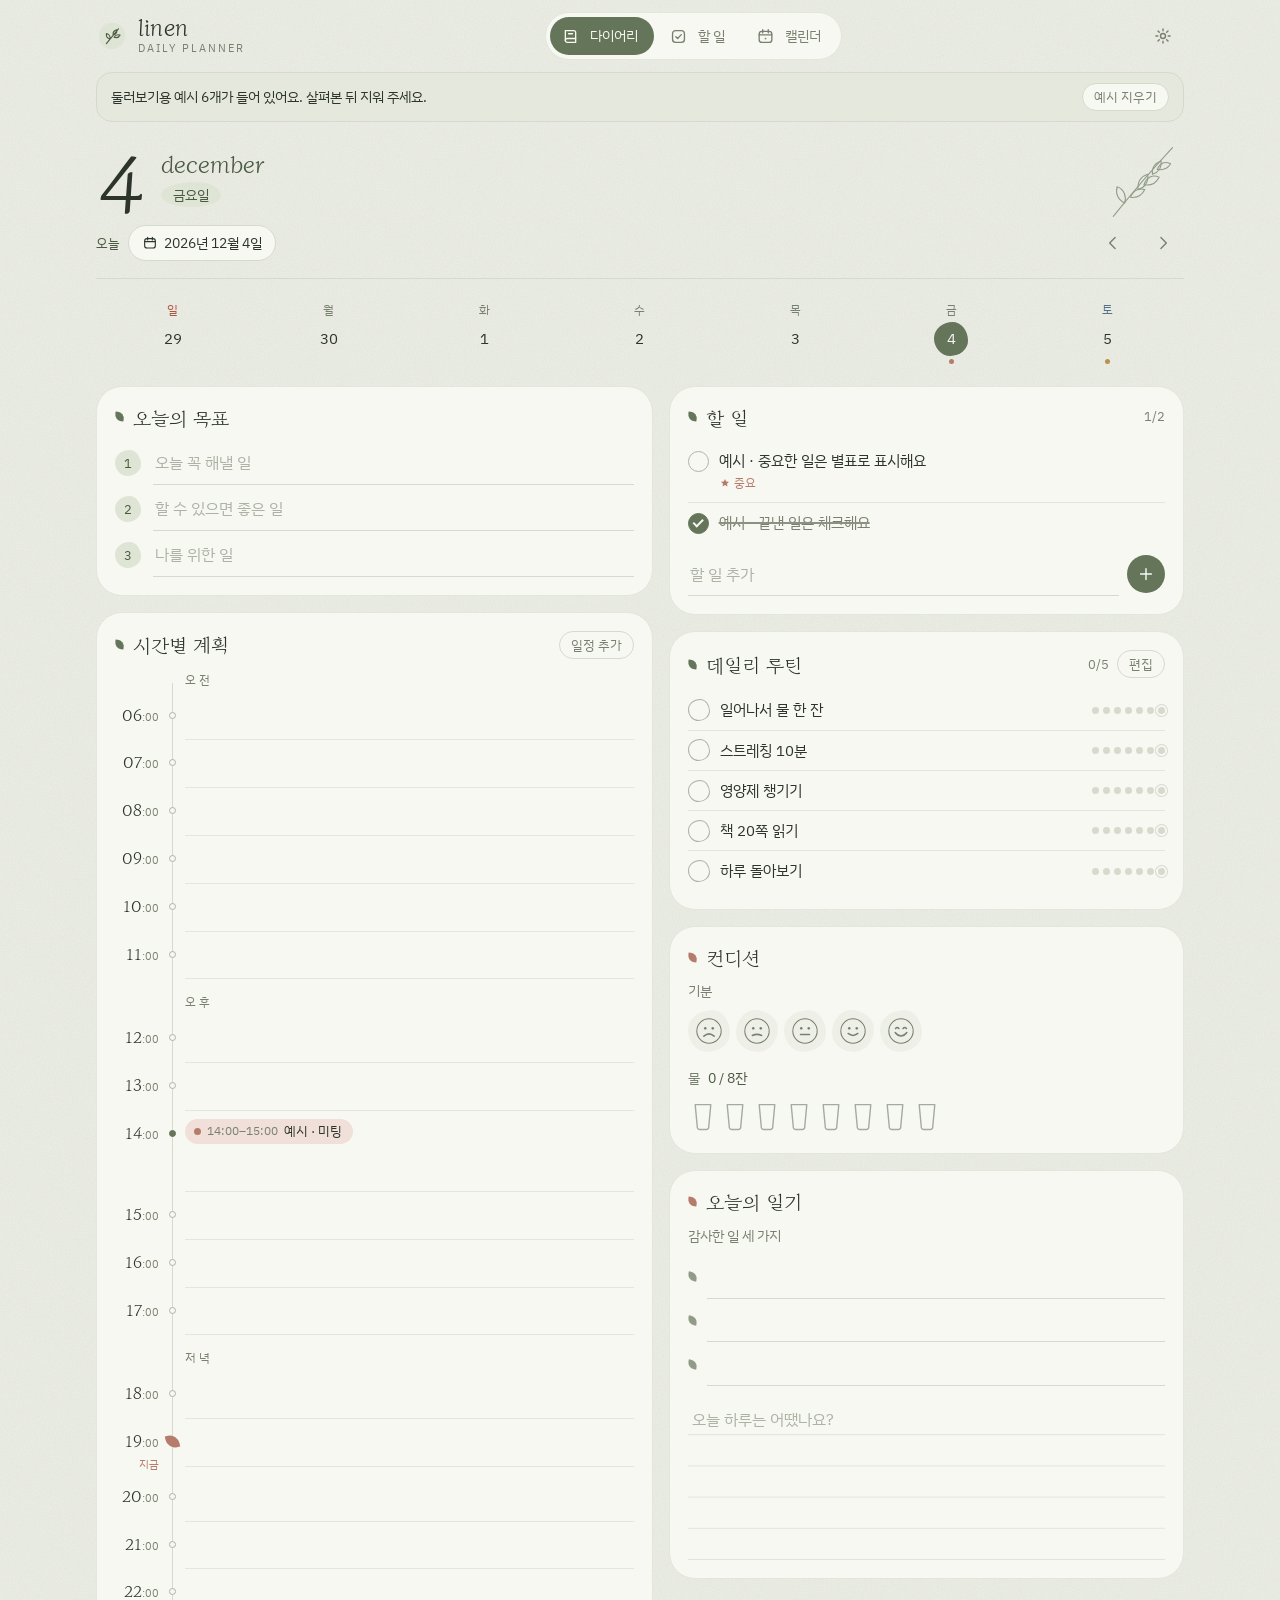
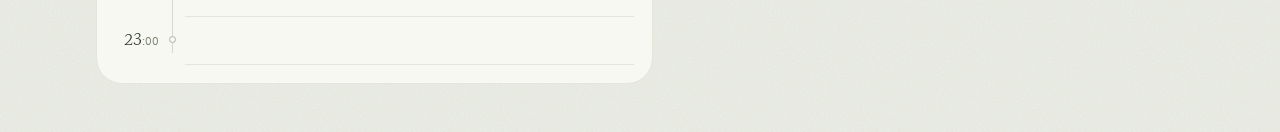
<file: work/index.html>
<!doctype html>
<html lang="ko">
<head>
<meta charset="utf-8">
<meta name="viewport" content="width=device-width,initial-scale=1,viewport-fit=cover">
<title>Linen Daily Planner</title>
<link rel="manifest" href="manifest.webmanifest">
<link rel="apple-touch-icon" href="icon-180.png">
<link rel="icon" type="image/png" sizes="192x192" href="icon-192.png">
<meta name="apple-mobile-web-app-capable" content="yes">
<meta name="mobile-web-app-capable" content="yes">
<meta name="apple-mobile-web-app-title" content="업무 플래너">
<meta name="apple-mobile-web-app-status-bar-style" content="default">
<meta name="theme-color" content="#EDEFE7" media="(prefers-color-scheme: light)">
<meta name="theme-color" content="#1A1E19" media="(prefers-color-scheme: dark)">
<link rel="stylesheet" href="../fonts/work.css">
<style>:root{padding-top:env(safe-area-inset-top,0px)}</style>
<style>
:root{
  /* Layout: a quiet journal on sage-tinted rice paper; hairline rules, pebble shapes and a plant-stem timeline for the hours */
  --paper:#EDEFE7;--card:#F8F8F3;--ink:#2C342B;--ink-2:#78816F;--ink-3:#ACB3A5;
  --line:#D6DACD;--line-soft:#E3E6DB;
  --accent:#64755A;--accent-ink:#4B5A42;--accent-soft:#DFE5D5;--on-accent:#F8F8F3;
  --clay:#B57C6B;--clay-soft:#EFDFD8;
  --c-project:#64755A;--c-project-soft:#DEE5D4;--c-appt:#B57C6B;--c-appt-soft:#F0E0D9;--c-personal:#B8924E;--c-personal-soft:#F0E6D1;
  --holiday:#AE5544;--sat:#56728A;--star:#B57C6B;--strike:#8A9283;
  --now-bg:transparent;--water:#93ADA5;--cup-line:#A3AC9C;--mood-bg:#EEF0E8;--check-line:#ADB4A6;
  --field-bg:#F2F3ED;--diary-bg:transparent;--rule:#E1E4D8;--note-bg:#E5E9DD;--seg-bg:#E2E6DA;
  --scrim:rgba(44,52,43,.34);--nav-bg:rgba(237,239,231,.9);--tabs-bg:#F8F8F3;
  --toast-bg:#2C342B;--toast-fg:#F8F8F3;--toast-act:#C6D6B3;
  --grain:url("data:image/svg+xml,%3Csvg xmlns='http://www.w3.org/2000/svg' width='180' height='180'%3E%3Cfilter id='g'%3E%3CfeTurbulence type='fractalNoise' baseFrequency='.85' numOctaves='2' stitchTiles='stitch'/%3E%3CfeColorMatrix values='0 0 0 0 .17 0 0 0 0 .2 0 0 0 0 .16 0 0 0 .09 0'/%3E%3C/filter%3E%3Crect width='100%25' height='100%25' filter='url(%23g)'/%3E%3C/svg%3E");
  --font-display:"Diphylleia","Gowun Batang","Nanum Myeongjo","AppleMyungjo",serif;
  --font-body:"IBM Plex Sans KR","Apple SD Gothic Neo","Malgun Gothic","Noto Sans KR",sans-serif;
  --radius:26px;
}
@media (prefers-color-scheme:dark){:root:not([data-theme="light"]){
  --paper:#1A1E19;--card:#222721;--ink:#E4E7DC;--ink-2:#9AA292;--ink-3:#5E665A;
  --line:#363C34;--line-soft:#2B3029;
  --accent:#A2B48F;--accent-ink:#B8C8A6;--accent-soft:#2E3729;--on-accent:#1A1E19;
  --clay:#D39E8E;--clay-soft:#3A2D28;
  --c-project:#A2B48F;--c-project-soft:#2E3729;--c-appt:#D39E8E;--c-appt-soft:#3A2D28;--c-personal:#D7B777;--c-personal-soft:#393222;
  --holiday:#E08D7A;--sat:#91B1C4;--star:#D39E8E;--strike:#8A9283;
  --water:#86ABA0;--cup-line:#646D5F;--mood-bg:#272C25;--check-line:#5E665A;
  --field-bg:#1F231E;--rule:#2E332C;--note-bg:#283024;--seg-bg:#2A3027;
  --scrim:rgba(0,0,0,.55);--nav-bg:rgba(26,30,25,.9);--tabs-bg:#222721;
  --toast-bg:#E4E7DC;--toast-fg:#1A1E19;--toast-act:#4B5A42;
  --grain:url("data:image/svg+xml,%3Csvg xmlns='http://www.w3.org/2000/svg' width='180' height='180'%3E%3Cfilter id='g'%3E%3CfeTurbulence type='fractalNoise' baseFrequency='.85' numOctaves='2' stitchTiles='stitch'/%3E%3CfeColorMatrix values='0 0 0 0 .9 0 0 0 0 .92 0 0 0 0 .88 0 0 0 .05 0'/%3E%3C/filter%3E%3Crect width='100%25' height='100%25' filter='url(%23g)'/%3E%3C/svg%3E");
  color-scheme:dark;
}}
:root[data-theme="dark"]{
  --paper:#1A1E19;--card:#222721;--ink:#E4E7DC;--ink-2:#9AA292;--ink-3:#5E665A;
  --line:#363C34;--line-soft:#2B3029;
  --accent:#A2B48F;--accent-ink:#B8C8A6;--accent-soft:#2E3729;--on-accent:#1A1E19;
  --clay:#D39E8E;--clay-soft:#3A2D28;
  --c-project:#A2B48F;--c-project-soft:#2E3729;--c-appt:#D39E8E;--c-appt-soft:#3A2D28;--c-personal:#D7B777;--c-personal-soft:#393222;
  --holiday:#E08D7A;--sat:#91B1C4;--star:#D39E8E;--strike:#8A9283;
  --water:#86ABA0;--cup-line:#646D5F;--mood-bg:#272C25;--check-line:#5E665A;
  --field-bg:#1F231E;--rule:#2E332C;--note-bg:#283024;--seg-bg:#2A3027;
  --scrim:rgba(0,0,0,.55);--nav-bg:rgba(26,30,25,.9);--tabs-bg:#222721;
  --toast-bg:#E4E7DC;--toast-fg:#1A1E19;--toast-act:#4B5A42;
  --grain:url("data:image/svg+xml,%3Csvg xmlns='http://www.w3.org/2000/svg' width='180' height='180'%3E%3Cfilter id='g'%3E%3CfeTurbulence type='fractalNoise' baseFrequency='.85' numOctaves='2' stitchTiles='stitch'/%3E%3CfeColorMatrix values='0 0 0 0 .9 0 0 0 0 .92 0 0 0 0 .88 0 0 0 .05 0'/%3E%3C/filter%3E%3Crect width='100%25' height='100%25' filter='url(%23g)'/%3E%3C/svg%3E");
  color-scheme:dark;
}

/* ---------- base ---------- */
*,*::before,*::after{box-sizing:border-box}
[hidden]{display:none!important}
:root{color-scheme:light}
html{-webkit-text-size-adjust:100%;text-size-adjust:100%}
body{margin:0;min-height:100vh;background-color:var(--paper);color:var(--ink);font-family:var(--font-body);font-size:15px;line-height:1.55;-webkit-font-smoothing:antialiased;-webkit-tap-highlight-color:transparent}
button{font:inherit;color:inherit;cursor:pointer}
button:disabled{cursor:default;opacity:.4}
input,select,textarea{font:inherit;font-size:16px;color:inherit}
h1,h2,h3,p,ul,ol{margin:0;padding:0}
ul,ol{list-style:none}
svg{display:block}
:focus-visible{outline:2px solid var(--focus,var(--accent));outline-offset:2px}
.sr{position:absolute;width:1px;height:1px;overflow:hidden;clip:rect(0 0 0 0);white-space:nowrap}
.ico{width:20px;height:20px;fill:none;stroke:currentColor;stroke-width:1.7;stroke-linecap:round;stroke-linejoin:round}

/* ---------- shell ---------- */
.app{max-width:1120px;margin:0 auto;padding-left:max(16px,env(safe-area-inset-left,0px));padding-right:max(16px,env(safe-area-inset-right,0px));padding-block:4px calc(96px + env(safe-area-inset-bottom,0px))}
.topbar{display:flex;align-items:center;justify-content:space-between;gap:12px;padding-block:8px 12px}
.brand{display:flex;align-items:center;gap:10px;min-width:0}
.brand-mark{width:32px;height:32px;flex:none}
.brand-text{display:flex;flex-direction:column;gap:2px;min-width:0}
.brand-name{font-family:var(--font-display);font-size:23px;line-height:1;white-space:nowrap}
.brand-sub{font-size:10.5px;letter-spacing:.18em;text-transform:uppercase;color:var(--ink-2);white-space:nowrap}
.icon-btn{display:inline-grid;place-items:center;flex:none;width:42px;height:42px;border-radius:50%;border:0;background:transparent;color:var(--ink-2)}
.icon-btn:hover{background:var(--accent-soft);color:var(--accent-ink)}
.icon-btn.sm{width:38px;height:38px}
.tabs{position:fixed;left:0;right:0;bottom:0;z-index:30;display:flex;padding:6px max(12px,env(safe-area-inset-right,0px)) calc(6px + env(safe-area-inset-bottom,0px)) max(12px,env(safe-area-inset-left,0px));background:var(--nav-bg);-webkit-backdrop-filter:blur(14px);backdrop-filter:blur(14px);border-top:1px solid var(--line-soft)}
.tab{flex:1;display:flex;flex-direction:column;align-items:center;gap:2px;padding:4px;border:0;background:none;color:var(--ink-2);font-size:12px;border-radius:14px;white-space:nowrap}
.tab-ico{display:grid;place-items:center;width:52px;height:30px;border-radius:999px;transition:background-color .2s}
.tab .ico{width:22px;height:22px}
.tab[aria-current="page"]{color:var(--accent-ink)}
.tab[aria-current="page"] .tab-ico{background:var(--accent-soft)}
.example-bar{display:flex;align-items:center;justify-content:space-between;gap:8px 12px;flex-wrap:wrap;margin-bottom:14px;padding:10px 14px;border-radius:16px;background:var(--note-bg);font-size:13.5px}
main{display:block}
.view{display:flex;flex-direction:column;gap:16px}

/* ---------- shared pieces ---------- */
.card{position:relative;min-width:0;background:var(--card);border-radius:var(--radius);padding:18px}
.sec-title{display:flex;align-items:center;justify-content:space-between;gap:10px;margin-bottom:12px;font-family:var(--font-display);font-weight:400;font-size:18px;line-height:1.3}
.sec-tools{display:flex;align-items:center;gap:8px;flex:none}
.count{font-family:var(--font-body);font-size:13px;color:var(--ink-2);font-variant-numeric:tabular-nums}
.mini{border:1px solid var(--line);background:var(--card);color:var(--ink-2);border-radius:999px;padding:4px 11px;font-family:var(--font-body);font-size:12.5px;line-height:1.45;white-space:nowrap}
.mini:hover{color:var(--accent-ink);border-color:var(--accent)}
.empty{color:var(--ink-2);font-size:14px;padding:6px 0}
.sub-title{display:flex;align-items:baseline;gap:8px;font-weight:400;font-size:13.5px;color:var(--ink-2);margin-bottom:8px}
.sub-val{color:var(--accent-ink);font-variant-numeric:tabular-nums}
.line-input{flex:1;min-width:0;width:100%;border:0;border-bottom:1px solid var(--line);border-radius:0;background:transparent;padding:9px 2px;outline:none;color:var(--ink)}
.line-input:focus{border-bottom-color:var(--focus,var(--accent))}
::placeholder{color:var(--ink-3);opacity:1}
.btn{display:inline-flex;align-items:center;justify-content:center;gap:6px;min-height:44px;padding:0 18px;border-radius:999px;border:1px solid var(--line);background:var(--card);color:var(--ink);font-size:15px;white-space:nowrap}
.btn .ico{width:18px;height:18px}
.btn.primary{background:var(--accent);border-color:var(--accent);color:var(--on-accent)}
.btn.ghost{background:transparent}
.btn.danger{color:var(--holiday);border-color:transparent}
.btn.wide{width:100%}
.chip{display:inline-flex;align-items:center;gap:6px;min-height:36px;padding:0 13px;border-radius:999px;border:1px solid var(--line);background:var(--card);color:var(--ink);font-size:14px;white-space:nowrap;cursor:pointer}
.chip[aria-pressed="true"],.chip.on{background:var(--accent);border-color:var(--accent);color:var(--on-accent)}
.seg-chips{display:flex;flex-wrap:wrap;gap:6px}
.chip-date{position:relative;overflow:hidden}
.chip-date .ico{width:16px;height:16px}
.chip-date input{position:absolute;inset:0;width:100%;height:100%;margin:0;padding:0;border:0;opacity:0;cursor:pointer;font-size:16px}
.chip-date input::-webkit-calendar-picker-indicator{position:absolute;inset:0;width:100%;height:100%;margin:0;padding:0;cursor:pointer}
.chip-date:has(input:focus-visible){outline:2px solid var(--focus,var(--accent));outline-offset:2px}
.type-project{--c:var(--c-project);--c-soft:var(--c-project-soft)}
.type-appt{--c:var(--c-appt);--c-soft:var(--c-appt-soft)}
.type-personal{--c:var(--c-personal);--c-soft:var(--c-personal-soft)}

.check{position:relative;display:flex;align-items:center;gap:10px;min-width:0;cursor:pointer}
.check input{position:absolute;left:0;top:50%;width:22px;height:22px;margin:-11px 0 0;opacity:0;cursor:pointer}
.check .box{flex:none;display:grid;place-items:center;width:21px;height:21px;border:1.5px solid var(--check-line);border-radius:7px;background:var(--card);transition:background-color .15s,border-color .15s}
.check input:checked + .box{background:var(--accent);border-color:var(--accent)}
.check input:checked + .box::after{content:"";width:10px;height:5.5px;border-left:2px solid var(--on-accent);border-bottom:2px solid var(--on-accent);transform:translateY(-1px) rotate(-45deg)}
.check input:focus-visible + .box{outline:2px solid var(--focus,var(--accent));outline-offset:2px}

.todo-list{display:flex;flex-direction:column}
.todo{display:flex;align-items:flex-start;gap:10px;padding:9px 0;border-bottom:1px solid var(--line-soft)}
.todo:last-child{border-bottom:0}
.todo .check{padding-top:1px}
.todo-text{flex:1;min-width:0;display:flex;flex-direction:column;gap:2px;border:0;background:none;padding:0;text-align:left;color:inherit}
.t-title{overflow-wrap:anywhere;line-height:1.45}
.todo.done .t-title{color:var(--ink-2);text-decoration:line-through;text-decoration-color:var(--strike);text-decoration-thickness:1.5px}
.t-meta{display:flex;flex-wrap:wrap;gap:4px 10px;font-size:12px;color:var(--ink-2)}
.t-star{display:inline-flex;align-items:center;gap:3px;color:var(--star)}
.t-star .ico{width:12px;height:12px;fill:currentColor;stroke:none}
.t-due.late{color:var(--holiday)}
.add-row{display:flex;align-items:center;gap:8px;margin-top:10px}
.add-btn{flex:none;display:grid;place-items:center;width:38px;height:38px;border-radius:50%;border:0;background:var(--accent);color:var(--on-accent)}
.over-hint{display:flex;align-items:center;justify-content:space-between;gap:6px 10px;flex-wrap:wrap;margin-bottom:6px;padding:8px 10px;border-radius:12px;background:var(--note-bg);font-size:13px;color:var(--ink-2)}

.ev-chip{display:inline-flex;align-items:center;gap:6px;max-width:100%;min-width:0;padding:3px 11px 3px 9px;border:0;border-radius:999px;background:var(--c-soft);color:var(--ink);font-size:13px;line-height:1.5;text-align:left}
.ev-chip::before{content:"";flex:none;width:7px;height:7px;border-radius:50%;background:var(--c)}
.ev-time{flex:none;color:var(--ink-2);font-size:12px;font-variant-numeric:tabular-nums}
.ev-title{min-width:0;overflow:hidden;text-overflow:ellipsis;white-space:nowrap}

/* ---------- diary page ---------- */
.day-head{position:relative;display:grid;grid-template-columns:auto minmax(0,1fr) auto;grid-template-areas:"prev main next" "tools tools tools";align-items:center;gap:6px 8px}
.dh-prev{grid-area:prev}.dh-next{grid-area:next}
.nav-arrow{display:grid;place-items:center;width:42px;height:42px;border-radius:50%;border:0;background:transparent;color:var(--ink-2)}
.nav-arrow:hover{background:var(--accent-soft);color:var(--accent-ink)}
.dh-main{grid-area:main;display:flex;align-items:center;justify-content:center;gap:14px;min-width:0;font-weight:400}
.dh-num{font-family:var(--font-display);font-size:64px;line-height:.92}
.dh-meta{display:flex;flex-direction:column;gap:5px;min-width:0}
.dh-month{font-family:var(--font-display);font-size:22px;line-height:1.1}
.dh-week{font-size:14px;color:var(--ink-2)}
.dh-hol{color:var(--holiday);font-weight:inherit}
.dh-tools{grid-area:tools;display:flex;align-items:center;justify-content:center;gap:8px;flex-wrap:wrap}
.dh-rel{font-size:13px;color:var(--accent-ink)}
.head-decor{position:absolute;pointer-events:none}

.week-strip{display:grid;grid-template-columns:repeat(7,minmax(0,1fr));gap:2px}
.ws-day{display:flex;flex-direction:column;align-items:center;gap:3px;min-width:0;padding:6px 0;border:0;border-radius:16px;background:none;color:var(--ink)}
.ws-wd{font-size:11.5px;color:var(--ink-2)}
.ws-num{display:grid;place-items:center;width:34px;height:34px;border-radius:50%;font-size:15px;font-variant-numeric:tabular-nums}
.ws-day.sun .ws-wd,.ws-day.hol .ws-wd,.ws-day.hol .ws-num{color:var(--holiday)}
.ws-day.sat .ws-wd{color:var(--sat)}
.ws-day.today .ws-num{box-shadow:inset 0 0 0 1.5px var(--accent)}
.ws-day.sel .ws-num{background:var(--accent);color:var(--on-accent);box-shadow:none}
.ws-marks{display:flex;gap:3px;height:5px}
.ws-marks i{width:5px;height:5px;border-radius:50%;background:var(--c)}
.ws-marks i.rec{background:var(--ink-3)}

.day-grid{display:grid;gap:16px}
.day-col{display:flex;flex-direction:column;gap:16px;min-width:0}
.goals{display:flex;flex-direction:column;gap:2px}
.goal{display:flex;align-items:center;gap:12px}
.goal-n{flex:none;display:grid;place-items:center;width:26px;height:26px;border-radius:50%;background:var(--accent-soft);color:var(--accent-ink);font-size:13px;font-variant-numeric:tabular-nums}

.allday{display:flex;flex-wrap:wrap;gap:6px;margin-bottom:10px}
.hours{--hcol:52px;--ncol:22px}
.period{margin:12px 0 2px;font-size:12px;letter-spacing:.08em;color:var(--ink-2)}
.period:first-child{margin-top:0}
.hour-row{display:grid;grid-template-columns:var(--hcol) minmax(0,1fr);align-items:start;min-height:46px}
.node{display:none}
.h-label{padding-top:12px;line-height:1.2;color:var(--ink-2);font-variant-numeric:tabular-nums}
.h-label b{font-weight:400;font-size:16px;color:var(--ink)}
.h-label small{font-size:11px}
.hour-row.now .h-label::after{content:"지금";display:block;width:fit-content;margin-top:4px;padding:0 7px;border-radius:999px;background:var(--accent);color:var(--on-accent);font-size:10.5px;line-height:1.7}
.h-body{display:flex;flex-direction:column;min-width:0}
.h-events{display:flex;flex-wrap:wrap;gap:4px;padding-top:8px}
.h-body input{width:100%;min-width:0;min-height:45px;padding:11px 2px;border:0;border-radius:0;background:transparent;outline:none;color:var(--ink)}

.routine-list{display:flex;flex-direction:column}
.routine{display:flex;align-items:center;justify-content:space-between;gap:12px;padding:8px 0;border-bottom:1px solid var(--line-soft)}
.routine:last-child{border-bottom:0}
.r-name{overflow-wrap:anywhere}
.routine.on .r-name{color:var(--ink-2)}
.r-hist{display:flex;gap:4px;flex:none}
.r-hist i{width:7px;height:7px;border-radius:50%;background:var(--line)}
.r-hist i.on{background:var(--accent)}
.r-hist i.cur{box-shadow:0 0 0 2px var(--card),0 0 0 3px var(--line)}

.cond{display:flex;flex-wrap:wrap;gap:16px 32px}
.moods{display:flex;flex-wrap:wrap;gap:6px}
.mood{display:grid;place-items:center;width:42px;height:42px;padding:0;border:0;border-radius:50%;background:var(--mood-bg);color:var(--ink-2);transition:transform .15s,background-color .15s}
.mood svg{width:30px;height:30px}
.mood .face{fill:none;stroke:currentColor;stroke-width:1.3}
.mood .eye{fill:currentColor;stroke:none}
.mood path{fill:none;stroke:currentColor;stroke-width:1.6;stroke-linecap:round}
.mood .cheek{fill:var(--accent);opacity:0;stroke:none}
.mood[aria-pressed="true"]{background:var(--accent-soft);color:var(--accent-ink)}
.mood[aria-pressed="true"] .cheek{opacity:.5}
.cups{display:flex;flex-wrap:wrap;gap:2px}
.cup{width:30px;height:38px;padding:3px;border:0;background:none;color:var(--cup-line)}
.cup svg{width:100%;height:100%}
.cup .glass{fill:none;stroke:currentColor;stroke-width:1.4;stroke-linejoin:round}
.cup .water{fill:transparent;transition:fill .2s}
.cup.full .water{fill:var(--water)}

.grateful{display:flex;flex-direction:column;margin-bottom:18px}
.gr-row{display:flex;align-items:center;gap:10px}
.gr-mark{flex:none;width:8px;height:8px;background:var(--accent);opacity:.7}
.diary{display:block;width:100%;min-height:152px;padding:0 4px;border:0;border-radius:0;outline:none;resize:none;color:var(--ink);font-size:16px;line-height:1.95em;background-color:var(--diary-bg);background-image:linear-gradient(to bottom,transparent calc(1.95em - 1px),var(--rule) calc(1.95em - 1px),var(--rule) 1.95em);background-size:100% 1.95em;background-attachment:local}

/* ---------- to-do page ---------- */
#view-todo{width:100%;max-width:760px;margin:0 auto}
.view-head{display:flex;align-items:baseline;justify-content:space-between;gap:4px 12px;flex-wrap:wrap;padding:4px 2px 0}
.view-title{font-family:var(--font-display);font-weight:400;font-size:30px;line-height:1.15}
.view-sub{font-size:14px;color:var(--ink-2)}
.todo-add{display:flex;flex-direction:column;gap:12px}
.todo-add .add-row{margin-top:0}
.star-toggle{flex:none;display:grid;place-items:center;width:42px;height:42px;border-radius:50%;border:1px solid var(--line);background:var(--card);color:var(--ink-3)}
.star-toggle[aria-pressed="true"]{color:var(--star);border-color:var(--star)}
.star-toggle[aria-pressed="true"] .ico{fill:currentColor}
.seg{display:flex;gap:4px;padding:4px;border-radius:999px;background:var(--seg-bg);overflow-x:auto;scrollbar-width:none}
.seg::-webkit-scrollbar{display:none}
.seg button{flex:1 0 auto;padding:8px 14px;border:0;border-radius:999px;background:none;color:var(--ink-2);font-size:14px;white-space:nowrap}
.seg button[aria-selected="true"]{background:var(--card);color:var(--accent-ink);box-shadow:0 1px 3px rgba(0,0,0,.08)}
.todo-groups{display:flex;flex-direction:column;gap:14px}
.done-toggle{align-self:center;padding:8px 12px;border:0;background:none;color:var(--ink-2);font-size:14px;text-decoration:underline;text-underline-offset:3px}

/* ---------- calendar page ---------- */
.cal-head{display:grid;grid-template-columns:auto minmax(0,1fr) auto auto;align-items:center;gap:4px}
.cal-title{display:flex;align-items:center;justify-content:center;gap:10px;font-weight:400}
.cal-m{font-family:var(--font-display);font-size:44px;line-height:1;font-variant-numeric:lining-nums}
.cal-meta{display:flex;flex-direction:column;line-height:1.25}
.cal-en{font-family:var(--font-display);font-size:18px}
.cal-y{font-size:13px;color:var(--ink-2);font-variant-numeric:tabular-nums}
.cal-layout{display:grid;gap:16px}
.cal-card{padding:14px 8px 12px}
.cal-wd{display:grid;grid-template-columns:repeat(7,minmax(0,1fr));padding-bottom:6px;text-align:center;font-size:12px;color:var(--ink-2)}
.cal-wd .sun{color:var(--holiday)}.cal-wd .sat{color:var(--sat)}
.cal-week{position:relative;border-top:1px solid var(--line-soft);--bar-top:28px;--lane-h:15px}
.cal-days{display:grid;grid-template-columns:repeat(7,minmax(0,1fr))}
.cal-day{position:relative;display:flex;flex-direction:column;align-items:center;gap:2px;min-width:0;min-height:68px;padding:calc(var(--bar-top) + var(--lanes,0) * var(--lane-h)) 2px 6px;border:0;border-radius:12px;background:none;color:var(--ink);text-align:center}
.cd-num{position:absolute;top:3px;left:50%;transform:translateX(-50%);display:grid;place-items:center;width:24px;height:24px;border-radius:50%;font-size:13px;font-variant-numeric:tabular-nums}
.cal-day.sun .cd-num,.cal-day.hol .cd-num{color:var(--holiday)}
.cal-day.sat .cd-num{color:var(--sat)}
.cal-day.today .cd-num{background:var(--accent);color:var(--on-accent)}
.cal-day.sel{background:var(--accent-soft)}
.cal-day.out{opacity:.38}
.cd-rec{position:absolute;top:5px;right:4px;width:5px;height:5px;border-radius:50%;background:var(--accent)}
.cd-hol{max-width:100%;overflow:hidden;text-overflow:ellipsis;white-space:nowrap;font-size:10px;line-height:1.25;letter-spacing:-.02em;color:var(--holiday)}
.cd-marks{display:flex;flex-wrap:wrap;justify-content:center;gap:3px;max-width:100%}
.cd-ev{display:inline-flex;align-items:center;min-width:0;max-width:100%}
.cd-dot{flex:none;width:6px;height:6px;border-radius:50%;background:var(--c)}
.cd-t{display:none}
.cd-more{font-size:10px;line-height:1.3;color:var(--ink-2)}
.cal-bars{position:absolute;inset:0;pointer-events:none}
.cal-bar{--gl:2px;--gr:2px;position:absolute;left:calc(var(--s) * 100% / 7 + var(--gl));width:calc(var(--n) * 100% / 7 - var(--gl) - var(--gr));top:calc(var(--bar-top) + var(--lane) * var(--lane-h) - 2px);height:calc(var(--lane-h) - 3px);padding:0 5px;border-radius:5px;background:var(--c-soft);color:var(--ink);font-size:10px;line-height:calc(var(--lane-h) - 3px);overflow:hidden;white-space:nowrap;text-overflow:ellipsis;text-align:left}
.cal-bar.cont-l{--gl:0px;border-top-left-radius:0;border-bottom-left-radius:0}
.cal-bar.cont-r{--gr:0px;border-top-right-radius:0;border-bottom-right-radius:0}
.cal-legend{display:flex;flex-wrap:wrap;justify-content:center;gap:6px 14px;margin-top:6px;padding-top:12px;border-top:1px solid var(--line-soft);font-size:12px;color:var(--ink-2)}
.lg{display:inline-flex;align-items:center;gap:5px}
.lg i{width:8px;height:8px;border-radius:50%;background:var(--c)}
.lg-hol i{background:var(--holiday)}
.lg-rec i{width:5px;height:5px;background:var(--accent)}
.cal-side{display:flex;flex-direction:column;gap:16px;min-width:0}
.agenda-head{display:flex;align-items:center;justify-content:space-between;gap:8px;margin-bottom:12px}
.agenda-head .sec-title{margin-bottom:0}
.hol-badge{flex:none;padding:1px 9px;border:1px solid currentColor;border-radius:999px;font-size:12px;color:var(--holiday);white-space:nowrap}
.agenda-list,.up-list{display:flex;flex-direction:column;gap:8px}
.agenda-item{display:flex;align-items:center;gap:12px;width:100%;padding:11px 12px;border:0;border-radius:14px;background:var(--c-soft);color:var(--ink);text-align:left}
.ai-time{flex:none;min-width:62px;font-size:12.5px;line-height:1.35;color:var(--ink-2);font-variant-numeric:tabular-nums}
.ai-main{flex:1;min-width:0;display:flex;flex-direction:column}
.ai-title{overflow-wrap:anywhere}
.ai-sub{overflow:hidden;text-overflow:ellipsis;white-space:nowrap;font-size:12.5px;color:var(--ink-2)}
.ai-type{flex:none;display:inline-flex;align-items:center;gap:5px;font-size:11.5px;color:var(--ink-2)}
.ai-type::before{content:"";width:6px;height:6px;border-radius:50%;background:var(--c)}
.agenda-sub{margin-top:16px}
.agenda-actions{display:flex;flex-wrap:wrap;gap:8px;margin-top:16px}
.up-item{display:flex;align-items:center;gap:12px;width:100%;padding:8px 2px;border:0;border-bottom:1px solid var(--line-soft);background:none;color:var(--ink);text-align:left}
.up-list li:last-child .up-item{border-bottom:0}
.up-date{flex:none;display:flex;flex-direction:column;align-items:center;justify-content:center;width:44px;height:46px;border-radius:14px;background:var(--c-soft);line-height:1.05}
.up-date b{font-family:var(--font-display);font-weight:400;font-size:18px}
.up-date small{font-size:11px;color:var(--ink-2)}
.up-main{flex:1;min-width:0;display:flex;flex-direction:column}
.up-title{overflow:hidden;text-overflow:ellipsis;white-space:nowrap}
.up-sub{font-size:12.5px;color:var(--ink-2)}
.up-dday{flex:none;font-size:12px;color:var(--accent-ink);font-variant-numeric:tabular-nums}

/* ---------- sheet & forms ---------- */
.sheet-wrap{position:fixed;inset:0;z-index:50;display:flex;align-items:flex-end;justify-content:center}
.sheet-backdrop{position:absolute;inset:0;background:var(--scrim)}
.sheet{position:relative;width:100%;max-width:560px;max-height:calc(100% - 24px - env(safe-area-inset-top,0px));overflow-y:auto;overscroll-behavior:contain;padding:8px max(20px,env(safe-area-inset-right,0px)) calc(22px + env(safe-area-inset-bottom,0px)) max(20px,env(safe-area-inset-left,0px));border-radius:26px 26px 0 0;background:var(--card);box-shadow:0 -14px 40px -22px rgba(0,0,0,.4)}
.sheet::before{content:"";display:block;width:40px;height:4px;margin:4px auto 10px;border-radius:4px;background:var(--line)}
.sheet-inner{display:flex;flex-direction:column;gap:14px}
.sheet-head{display:flex;align-items:center;justify-content:space-between;gap:8px}
.sheet-title{font-family:var(--font-display);font-weight:400;font-size:22px}
.sheet-actions{display:flex;flex-wrap:wrap;justify-content:flex-end;gap:8px;margin-top:6px}
.sheet-actions .danger{margin-right:auto}
body.sheet-open{overflow:hidden}
.form{display:flex;flex-direction:column;gap:14px}
.field{display:flex;flex-direction:column;gap:6px;min-width:0}
.field>label,.label{font-size:13px;color:var(--ink-2)}
.field small{margin-left:6px;font-size:12px;color:var(--ink-3)}
.input{width:100%;min-width:0;min-height:46px;padding:10px 12px;border:1px solid var(--line);border-radius:14px;background:var(--field-bg);color:var(--ink);outline:none}
.input:focus{border-color:var(--focus,var(--accent));box-shadow:0 0 0 3px var(--accent-soft)}
textarea.input{resize:vertical;line-height:1.6}
.row2{display:grid;grid-template-columns:repeat(2,minmax(0,1fr));gap:10px}
.form-error{font-size:14px;color:var(--holiday)}
.hint{font-size:14px;color:var(--ink-2)}
.note{padding:12px 14px;border-radius:14px;background:var(--note-bg);font-size:13.5px;line-height:1.6;color:var(--ink-2)}
.chip.type-chip i{width:8px;height:8px;border-radius:50%;background:var(--c)}
.chip.type-chip[aria-checked="true"]{background:var(--c-soft);border-color:var(--c);color:var(--ink)}
.switch{position:relative;display:inline-flex;align-items:center;gap:10px;width:fit-content;cursor:pointer;font-size:15px}
.switch input{position:absolute;left:0;top:50%;width:46px;height:28px;margin:-14px 0 0;opacity:0;cursor:pointer}
.switch .sw{position:relative;flex:none;width:46px;height:28px;border-radius:999px;background:var(--line);transition:background-color .2s}
.switch .sw::after{content:"";position:absolute;top:3px;left:3px;width:22px;height:22px;border-radius:50%;background:var(--card);box-shadow:0 1px 3px rgba(0,0,0,.2);transition:transform .2s}
.switch input:checked + .sw{background:var(--accent)}
.switch input:checked + .sw::after{transform:translateX(18px)}
.switch input:focus-visible + .sw{outline:2px solid var(--focus,var(--accent));outline-offset:2px}
.switch-row{display:flex;flex-wrap:wrap;gap:12px 24px}
.rt-list{display:flex;flex-direction:column;gap:8px}
.rt-item{display:flex;align-items:center;gap:4px}
.rt-list + .add-row{margin-top:0}

.toast{position:fixed;left:50%;bottom:calc(84px + env(safe-area-inset-bottom,0px));z-index:60;transform:translateX(-50%);display:flex;align-items:center;gap:14px;width:max-content;max-width:calc(100% - 32px);padding:11px 16px;border-radius:16px;background:var(--toast-bg);color:var(--toast-fg);font-size:14px;box-shadow:0 10px 30px -12px rgba(0,0,0,.45)}
.toast button{flex:none;padding:0;border:0;background:none;color:var(--toast-act);font-weight:700}

/* ---------- wide screens ---------- */
@media (min-width:760px){
  .day-grid{grid-template-columns:minmax(0,1.08fr) minmax(0,1fr);align-items:start}
  .cal-week{--bar-top:31px;--lane-h:18px}
  .cal-day{align-items:stretch;min-height:98px;padding-left:4px;padding-right:4px}
  .cd-num{left:6px;transform:none}
  .cd-hol{position:absolute;top:7px;left:34px;right:14px;text-align:left;font-size:11px}
  .cd-rec{top:12px;right:7px}
  .cd-marks{flex-direction:column;flex-wrap:nowrap;align-items:stretch;gap:2px}
  .cd-ev{gap:5px;padding:1px 6px;border-radius:5px;background:var(--c-soft);font-size:11px;line-height:1.4}
  .cd-dot{width:5px;height:5px}
  .cd-t{display:block;min-width:0;overflow:hidden;text-overflow:ellipsis;white-space:nowrap;color:var(--ink)}
  .cd-more{text-align:left;padding-left:4px}
  .cal-bar{font-size:11px}
}
@media (min-width:700px){
  .sheet-wrap{align-items:center;padding:24px}
  .sheet{border-radius:26px;padding-bottom:22px}
  .sheet::before{display:none}
}
@media (min-width:900px){
  .app{padding-bottom:48px}
  .tabs{position:static;flex:none;gap:4px;padding:4px;border:1px solid var(--line-soft);border-radius:999px;background:var(--tabs-bg);-webkit-backdrop-filter:none;backdrop-filter:none}
  .tab{flex-direction:row;gap:6px;padding:6px 16px 6px 8px;font-size:14px;border-radius:999px}
  .tab-ico{width:26px;height:26px;background:none!important}
  .tab .ico{width:19px;height:19px}
  .tab[aria-current="page"]{background:var(--accent);color:var(--on-accent)}
  .toast{bottom:28px}
}
@media (min-width:1000px){
  .cal-layout{grid-template-columns:minmax(0,1.65fr) minmax(0,1fr);align-items:start}
}
@media (prefers-reduced-motion:no-preference){
  @keyframes sheet-up{from{transform:translateY(28px);opacity:0}to{transform:none;opacity:1}}
  @keyframes pop{50%{transform:scale(1.16)}}
  .sheet{animation:sheet-up .24s ease-out}
  .check input:checked + .box{animation:pop .26s ease-out}
  .mood:active,.cup:active{transform:scale(.92)}
}

/* ---------- offline app: lock screen, backup, install hint ---------- */
.row-btns{display:flex;flex-wrap:wrap;gap:8px}
.file-btn{position:relative;overflow:hidden;cursor:pointer}
.btn.danger-solid{background:var(--holiday);border-color:var(--holiday);color:#FFFFFF}
.install-bar{margin-bottom:14px;padding:10px 14px;border-radius:14px;background:var(--note-bg);font-size:13.5px;line-height:1.6;color:var(--ink-2)}
.install-bar b{color:var(--ink);font-weight:600}
body.locked .app{visibility:hidden}
.lock{position:fixed;inset:0;z-index:90;display:flex;align-items:center;justify-content:center;overflow-y:auto;background:var(--paper);padding:max(24px,env(safe-area-inset-top,0px)) max(16px,env(safe-area-inset-right,0px)) max(24px,env(safe-area-inset-bottom,0px)) max(16px,env(safe-area-inset-left,0px))}
.lock-inner{display:flex;flex-direction:column;align-items:center;gap:20px;width:100%;max-width:340px;text-align:center}
.lock-brand{font-family:var(--font-display);font-size:26px;line-height:1.2;color:var(--ink)}
.lock-msg{min-height:1.6em;font-size:14px;color:var(--ink-2)}
.lock-msg.err{color:var(--holiday)}
.lock-text{font-size:14.5px;line-height:1.7;color:var(--ink-2)}
.lock-actions{display:flex;flex-direction:column;gap:10px;width:100%}
.lock-dots{display:flex;gap:16px;margin-bottom:6px}
.lock-dots i{width:13px;height:13px;border-radius:50%;box-shadow:inset 0 0 0 1.5px var(--ink-2)}
.lock-dots i.on{background:var(--ink);box-shadow:none}
.lock-pad{display:grid;grid-template-columns:repeat(3,72px);gap:16px 24px}
.lock-key{display:grid;place-items:center;width:72px;height:72px;padding:0;border-radius:50%;border:1px solid var(--line);background:var(--card);color:var(--ink);font-family:var(--font-display);font-size:28px;font-variant-numeric:lining-nums}
.lock-key:active{background:var(--accent-soft)}
.lock-key.ghost{border-color:transparent;background:none;font-family:var(--font-body);font-size:14px;color:var(--ink-2)}
.lock-key.ghost .ico{width:24px;height:24px}
@media (prefers-reduced-motion:no-preference){
  @keyframes lock-shake{20%,60%{transform:translateX(-8px)}40%,80%{transform:translateX(8px)}}
  .lock-dots.shake{animation:lock-shake .4s}
}

body{background-image:var(--grain)}
.brand-name{font-size:23px;letter-spacing:.01em}
.bm-pebble{fill:var(--accent-soft)}
.bm-sprig{fill:none;stroke:var(--accent-ink);stroke-width:1.4;stroke-linecap:round;stroke-linejoin:round}
.card{border:1px solid var(--line-soft)}
.example-bar{border:1px solid var(--line)}
.sec-title{font-size:19px}
.sec-title>span:first-child{display:inline-flex;align-items:center;gap:9px}
.sec-title>span:first-child::before{content:"";flex:none;width:9px;height:9px;border-radius:0 75% 0 75%;background:var(--accent);transform:rotate(8deg)}
.sec-cond .sec-title>span:first-child::before,.sec-diary .sec-title>span:first-child::before,.agenda .sec-title>span:first-child::before{background:var(--clay)}
.goal-n{border-radius:55% 45% 52% 48%/48% 55% 45% 52%}

/* the day page header: big serif date on bare paper, a sprig drawn beside it */
.day-head{grid-template-columns:minmax(0,1fr) auto auto;grid-template-areas:"main main main" "tools prev next";padding:6px 0 14px;border-bottom:1px solid var(--line)}
.day-head .ribbon{display:none}
.dh-main{justify-content:flex-start;gap:16px;padding-left:2px}
.dh-num{font-size:80px;color:var(--ink)}
.dh-month{font-size:24px;color:var(--accent-ink)}
.dh-week{width:fit-content;padding:2px 12px;border-radius:58% 42% 52% 48%/52% 55% 45% 48%;background:var(--accent-soft);color:var(--accent-ink)}
.dh-tools{justify-content:flex-start}
.head-decor{right:0;top:2px;width:86px;height:86px;opacity:.65}
.head-decor .sprig{fill:none;stroke:var(--accent);stroke-width:1.15;stroke-linecap:round;stroke-linejoin:round}
.ws-day.sel .ws-num,.cal-day.today .cd-num{border-radius:55% 45% 52% 48%/48% 55% 45% 52%}
.ws-marks i.rec{background:var(--clay)}

/* hours as a plant stem: a node per hour, a leaf for now */
.hours{position:relative;--hcol:44px;--ncol:26px}
.hours::before{content:"";position:absolute;top:12px;bottom:12px;left:calc(var(--hcol) + var(--ncol) / 2);width:1px;background:var(--line)}
.hour-row{grid-template-columns:var(--hcol) var(--ncol) minmax(0,1fr)}
.node{display:block;position:relative;align-self:stretch}
.node::after{content:"";position:absolute;top:19px;left:50%;width:7px;height:7px;margin-left:-3.5px;border:1px solid var(--ink-3);border-radius:50%;background:var(--card)}
.hour-row.filled .node::after{border-color:var(--accent);background:var(--accent)}
.hour-row.now .node::after{top:16px;width:13px;height:13px;margin-left:-6.5px;border:0;border-radius:0 75% 0 75%;background:var(--clay);transform:rotate(-12deg)}
.h-label{text-align:right}
.h-label b{font-family:var(--font-display);font-size:16px}
.hour-row.now .h-label::after{margin-left:auto;padding:0;background:none;color:var(--clay);font-size:11px}
.h-body input{border-bottom:1px solid var(--line-soft)}
.period{position:relative;z-index:1;margin:14px 0 4px calc(var(--hcol) + var(--ncol));font-size:11.5px;letter-spacing:.22em;color:var(--ink-2)}
.period:first-child{margin-top:0}

/* pebble checks and faces */
.check .box{border-radius:50%}
.rcheck .box{width:22px;height:22px;border-radius:55% 45% 52% 48%/48% 55% 45% 52%}
.mood{border-radius:58% 42% 55% 45%/47% 55% 45% 53%}
.mood:nth-child(even){border-radius:45% 55% 48% 52%/55% 45% 55% 45%}
.mood .face{stroke-width:1.1}
.r-hist i{border-radius:55% 45% 52% 48%/48% 55% 45% 52%}
.gr-mark{width:9px;height:9px;border-radius:0 75% 0 75%;transform:rotate(10deg)}

/* calendar */
.cal-bar{padding:0 7px;border-radius:999px}
.cal-bar.cont-l{border-radius:0 999px 999px 0}
.cal-bar.cont-r{border-radius:999px 0 0 999px}
.cal-bar.cont-l.cont-r{border-radius:0}
.cd-rec,.lg-rec i{width:6px;height:6px;border-radius:0 75% 0 75%;background:var(--clay)}
.up-date{border-radius:55% 45% 52% 48%/48% 55% 45% 52%}

/* quiet tab bar: a dot under the active tab */
.tab[aria-current="page"] .tab-ico{position:relative;background:none}
.tab[aria-current="page"] .tab-ico::after{content:"";position:absolute;bottom:-2px;left:50%;width:4px;height:4px;margin-left:-2px;border-radius:50%;background:var(--accent)}
@media (min-width:900px){.tab[aria-current="page"] .tab-ico::after{content:none}}
</style>
</head>
<body>
<div class="app">
  <header class="topbar">
    <div class="brand"><svg class="brand-mark" viewBox="0 0 40 40" aria-hidden="true"><path class="bm-pebble" d="M20.5 3.5c9.5.3 16.4 7 16 16.6-.4 9.6-7.6 16.6-17 16.4C10 36.3 3.3 29.4 3.6 20 3.9 10.4 11 3.2 20.5 3.5z"/><path class="bm-sprig" d="M13 29.5c4.6-5.8 9-11 15-18.5M17.6 23.6c-3.2-.6-5-3.4-4.6-6.6 3.1.6 5.1 3.4 4.6 6.6zM21.4 18.7c-.4-3.1 1.5-5.8 4.6-6.4.4 3.1-1.5 5.8-4.6 6.4zM22.6 21.6c2.9.9 6 0 7.4-2.7-2.9-1-6 0-7.4 2.7z"/></svg><div class="brand-text"><span class="brand-name">linen</span><span class="brand-sub">daily planner</span></div></div>
    <nav class="tabs" aria-label="메뉴">
      <button type="button" class="tab" data-view="today" aria-current="page"><span class="tab-ico"><svg class="ico" viewBox="0 0 24 24" aria-hidden="true"><path d="M5.5 4.5h10.5a2.5 2.5 0 0 1 2.5 2.5v12.5H8a2.5 2.5 0 0 1-2.5-2.5z"/><path d="M5.5 17a2.5 2.5 0 0 1 2.5-2.5h10.5"/><path d="M9.5 8.5h5"/></svg></span><span>다이어리</span></button>
      <button type="button" class="tab" data-view="todo"><span class="tab-ico"><svg class="ico" viewBox="0 0 24 24" aria-hidden="true"><rect x="4.5" y="4.5" width="15" height="15" rx="4"/><path d="m8.6 12.2 2.3 2.3 4.6-4.9"/></svg></span><span>할 일</span></button>
      <button type="button" class="tab" data-view="cal"><span class="tab-ico"><svg class="ico" viewBox="0 0 24 24" aria-hidden="true"><rect x="4" y="5.5" width="16" height="14" rx="3.5"/><path d="M4 10h16M8.5 3.5v4M15.5 3.5v4"/><circle cx="12" cy="14.6" r="1.1" fill="currentColor" stroke="none"/></svg></span><span>캘린더</span></button>
    </nav>
    <button type="button" class="icon-btn" data-action="settings" aria-label="설정"><svg class="ico" viewBox="0 0 24 24" aria-hidden="true"><circle cx="12" cy="12" r="3"/><path d="M12 3.5v2.2M12 18.3v2.2M20.5 12h-2.2M5.7 12H3.5M18 6l-1.6 1.6M7.6 16.4 6 18M18 18l-1.6-1.6M7.6 7.6 6 6"/></svg></button>
  </header>
  <div class="example-bar" id="exampleBar" hidden></div>
  <main>
    <section class="view" id="view-today" aria-label="다이어리"></section>
    <section class="view" id="view-todo" aria-label="할 일" hidden></section>
    <section class="view" id="view-cal" aria-label="캘린더" hidden></section>
  </main>
</div>

<div class="sheet-wrap" id="sheet" hidden>
  <div class="sheet-backdrop" data-action="close-sheet"></div>
  <div class="sheet" role="dialog" aria-modal="true" aria-labelledby="sheetTitle"><div id="sheetBody"></div></div>
</div>
<div class="toast" id="toast" role="status" aria-live="polite" hidden></div>

<script>window.__SKIN__ = {"id": "linen", "storageKey": "linen-planner-v1", "cheeks": false, "routineIcon": "pebble", "lowerMonth": true, "headDecor": "<svg class=\"head-decor\" viewBox=\"0 0 90 90\" aria-hidden=\"true\"><g class=\"sprig\"><path d=\"M16 82C32 62 50 40 78 10\"/><path d=\"M28 68c-7-3-10-10-8-17 7 2 10 10 8 17z\"/><path d=\"M34 62c7 1 12-2 15-8-7-2-12 1-15 8z\"/><path d=\"M42 54c-1-8 3-14 10-16 1 8-3 14-10 16z\"/><path d=\"M48 49c7 1 13-2 16-8-7-3-13 0-16 8z\"/><path d=\"M57 38c-1-7 3-12 9-14 1 7-3 12-9 14z\"/><path d=\"M62 33c6 1 11-1 14-6-6-3-11-1-14 6z\"/></g></svg>", "offline": true, "lockTitle": "업무 플래너", "backupName": "work"};</script>
<script>
(function () {
  'use strict';
  var SKIN = window.__SKIN__ || {};
  document.documentElement.lang = 'ko';

  /* ---------------- helpers ---------------- */
  const $ = (s, r) => (r || document).querySelector(s);
  const $$ = (s, r) => Array.from((r || document).querySelectorAll(s));
  const esc = v => String(v == null ? '' : v).replace(/[&<>"']/g, c => ({ '&': '&amp;', '<': '&lt;', '>': '&gt;', '"': '&quot;', "'": '&#39;' })[c]);
  const clone = o => (o == null ? o : JSON.parse(JSON.stringify(o)));
  const newId = () => Date.now().toString(36) + Math.random().toString(36).slice(2, 8);
  const str = v => (typeof v === 'string' ? v : '');

  /* ---------------- dates ---------------- */
  const pad = n => String(n).padStart(2, '0');
  const ymd = d => d.getFullYear() + '-' + pad(d.getMonth() + 1) + '-' + pad(d.getDate());
  const parse = s => { const p = s.split('-').map(Number); return new Date(p[0], p[1] - 1, p[2]); };
  const addDays = (s, n) => { const d = parse(s); d.setDate(d.getDate() + n); return ymd(d); };
  const diffDays = (a, b) => Math.round((parse(b) - parse(a)) / 864e5);
  const today = () => ymd(new Date());
  const weekStartOf = s => addDays(s, -parse(s).getDay());
  const isValidDate = s => typeof s === 'string' && /^\d{4}-\d{2}-\d{2}$/.test(s);
  const WD = ['일', '월', '화', '수', '목', '금', '토'];
  const MON = ['January', 'February', 'March', 'April', 'May', 'June', 'July', 'August', 'September', 'October', 'November', 'December'];
  const monthName = i => (SKIN.lowerMonth ? MON[i].toLowerCase() : MON[i]);
  const fmtLong = s => { const d = parse(s); return d.getFullYear() + '년 ' + (d.getMonth() + 1) + '월 ' + d.getDate() + '일'; };
  const fmtMD = s => { const d = parse(s); return (d.getMonth() + 1) + '월 ' + d.getDate() + '일 ' + WD[d.getDay()] + '요일'; };
  const fmtShort = s => { const d = parse(s); return (d.getMonth() + 1) + '/' + d.getDate() + ' (' + WD[d.getDay()] + ')'; };
  const relLabel = s => {
    const n = diffDays(today(), s);
    if (n === 0) return '오늘';
    if (n === 1) return '내일';
    if (n === -1) return '어제';
    return n > 0 ? n + '일 뒤' : (-n) + '일 전';
  };

  /* Korean public holidays (incl. substitute holidays) */
  const HOLIDAYS = {
    '2026-01-01': '신정', '2026-02-16': '설날 연휴', '2026-02-17': '설날', '2026-02-18': '설날 연휴',
    '2026-03-01': '삼일절', '2026-03-02': '대체공휴일', '2026-05-01': '노동절', '2026-05-05': '어린이날',
    '2026-05-24': '부처님오신날', '2026-05-25': '대체공휴일', '2026-06-03': '지방선거', '2026-06-06': '현충일',
    '2026-07-17': '제헌절', '2026-08-15': '광복절', '2026-08-17': '대체공휴일', '2026-09-24': '추석 연휴',
    '2026-09-25': '추석', '2026-09-26': '추석 연휴', '2026-10-03': '개천절', '2026-10-05': '대체공휴일',
    '2026-10-09': '한글날', '2026-12-25': '성탄절',
    '2027-01-01': '신정', '2027-02-06': '설날 연휴', '2027-02-07': '설날', '2027-02-08': '설날 연휴',
    '2027-02-09': '대체공휴일', '2027-03-01': '삼일절', '2027-05-01': '노동절', '2027-05-03': '대체공휴일',
    '2027-05-05': '어린이날', '2027-05-13': '부처님오신날', '2027-06-06': '현충일', '2027-07-17': '제헌절',
    '2027-07-19': '대체공휴일', '2027-08-15': '광복절', '2027-08-16': '대체공휴일', '2027-09-14': '추석 연휴',
    '2027-09-15': '추석', '2027-09-16': '추석 연휴', '2027-10-03': '개천절', '2027-10-04': '대체공휴일',
    '2027-10-09': '한글날', '2027-10-11': '대체공휴일', '2027-12-25': '성탄절', '2027-12-27': '대체공휴일'
  };

  /* 24 solar terms in Korea time, 2026–2027 */
  const TERMS = {
    '2026-01-05': '소한', '2026-01-20': '대한', '2026-02-04': '입춘', '2026-02-19': '우수', '2026-03-05': '경칩', '2026-03-20': '춘분',
    '2026-04-05': '청명', '2026-04-20': '곡우', '2026-05-05': '입하', '2026-05-21': '소만', '2026-06-06': '망종', '2026-06-21': '하지',
    '2026-07-07': '소서', '2026-07-23': '대서', '2026-08-07': '입추', '2026-08-23': '처서', '2026-09-07': '백로', '2026-09-23': '추분',
    '2026-10-08': '한로', '2026-10-23': '상강', '2026-11-07': '입동', '2026-11-22': '소설', '2026-12-07': '대설', '2026-12-22': '동지',
    '2027-01-05': '소한', '2027-01-20': '대한', '2027-02-04': '입춘', '2027-02-19': '우수', '2027-03-06': '경칩', '2027-03-21': '춘분',
    '2027-04-05': '청명', '2027-04-20': '곡우', '2027-05-06': '입하', '2027-05-21': '소만', '2027-06-06': '망종', '2027-06-21': '하지',
    '2027-07-07': '소서', '2027-07-23': '대서', '2027-08-08': '입추', '2027-08-23': '처서', '2027-09-08': '백로', '2027-09-23': '추분',
    '2027-10-08': '한로', '2027-10-24': '상강', '2027-11-08': '입동', '2027-11-22': '소설', '2027-12-07': '대설', '2027-12-22': '동지'
  };
  const TERM_DATES = Object.keys(TERMS).sort();
  /* Korean lunar calendar (dangi); omitted where the browser lacks it rather than shown a day off */
  const LUNAR = (() => {
    try {
      const f = new Intl.DateTimeFormat('ko-KR-u-ca-dangi', { month: 'numeric', day: 'numeric' });
      return f.resolvedOptions().calendar === 'dangi' ? f : null;
    } catch (e) { return null; }
  })();
  function lunarLabel(s) {
    if (!LUNAR) return '';
    try {
      const d = parse(s);
      const parts = LUNAR.formatToParts(new Date(d.getFullYear(), d.getMonth(), d.getDate(), 12));
      const m = parts.find(p => p.type === 'month'), dd = parts.find(p => p.type === 'day');
      return m && dd ? '음력 ' + m.value + '.' + dd.value : '';
    } catch (e) { return ''; }
  }
  function isoWeek(s) {
    const d = parse(s), wd = (d.getDay() + 6) % 7;
    const th = new Date(d.getFullYear(), d.getMonth(), d.getDate() - wd + 3);
    const jan4 = new Date(th.getFullYear(), 0, 4);
    return 1 + Math.round((Math.round((th - jan4) / 864e5) - 3 + ((jan4.getDay() + 6) % 7)) / 7);
  }
  function almanacHTML(s) {
    const bits = [];
    const lunar = lunarLabel(s);
    if (lunar) bits.push(esc(lunar));
    if (TERMS[s]) bits.push('<b>' + TERMS[s] + '</b>');
    else {
      const next = TERM_DATES.find(x => x > s);
      if (next && diffDays(s, next) <= 16) bits.push(TERMS[next] + ' D-' + diffDays(s, next));
    }
    const y = +s.slice(0, 4), leap = (y % 4 === 0 && y % 100 !== 0) || y % 400 === 0;
    bits.push('W' + isoWeek(s));
    bits.push((diffDays(y + '-01-01', s) + 1) + '/' + (leap ? 366 : 365));
    return bits.join('<i aria-hidden="true">·</i>');
  }

  const TYPES = { project: '프로젝트', appt: '약속', personal: '개인' };
  const typeOf = e => (TYPES[e && e.type] ? e.type : 'appt');

  /* ---------------- icons ---------------- */
  const svg = d => '<svg class="ico" viewBox="0 0 24 24" aria-hidden="true">' + d + '</svg>';
  const ICON = {
    left: svg('<path d="M14.5 5.5 8 12l6.5 6.5"/>'),
    right: svg('<path d="M9.5 5.5 16 12l-6.5 6.5"/>'),
    close: svg('<path d="M6.5 6.5l11 11M17.5 6.5l-11 11"/>'),
    plus: svg('<path d="M12 5.5v13M5.5 12h13"/>'),
    star: svg('<path d="m12 3.8 2.45 5.08 5.6.68-4.13 3.86 1.07 5.53L12 16.24l-4.99 2.71 1.07-5.53L3.95 9.56l5.6-.68z"/>'),
    up: svg('<path d="m6.5 14.5 5.5-5.5 5.5 5.5"/>'),
    cal: svg('<rect x="4" y="5.5" width="16" height="14" rx="3.5"/><path d="M4 10h16M8.5 3.5v4M15.5 3.5v4"/>'),
    trash: svg('<path d="M5 7h14M10 7V5h4v2M7 7l1 12h8l1-12"/>')
  };
  const HEART = '<svg viewBox="0 0 24 24" aria-hidden="true"><path class="heart" d="M12 20s-7.2-4.4-7.2-9.6A4.1 4.1 0 0 1 12 8.1a4.1 4.1 0 0 1 7.2 2.3C19.2 15.6 12 20 12 20z"/></svg>';
  const ROUTINE_BOX = SKIN.routineIcon === 'heart' ? HEART : '';
  const CUP = '<svg viewBox="0 0 24 30" aria-hidden="true"><path class="water" d="M6.1 13.5h11.8l-1.05 12.3c-.08.95-.65 1.45-1.6 1.45H8.75c-.95 0-1.52-.5-1.6-1.45z"/><path class="glass" d="M4.2 3.6h15.6L17.7 26.3c-.15 1.4-1 2.2-2.4 2.2H8.7c-1.4 0-2.25-.8-2.4-2.2z"/></svg>';
  const MOODS = ['지쳤어요', '별로예요', '그럭저럭', '좋아요', '최고예요'];
  function moodSVG(n) {
    const mouth = { 1: 'M10.5 21.5Q16 16.6 21.5 21.5', 2: 'M11 20.8Q16 18.4 21 20.8', 3: 'M11.2 19.8h9.6', 4: 'M10.8 18.6Q16 22.8 21.2 18.6', 5: 'M9.8 17.6Q16 25.2 22.2 17.6' }[n];
    const eyes = n === 5
      ? '<path d="M10.2 13.4q1.8-2.2 3.6 0M18.2 13.4q1.8-2.2 3.6 0"/>'
      : '<circle class="eye" cx="12" cy="13.2" r="1.35"/><circle class="eye" cx="20" cy="13.2" r="1.35"/>';
    const cheeks = SKIN.cheeks ? '<ellipse class="cheek" cx="9.4" cy="18.2" rx="2.3" ry="1.5"/><ellipse class="cheek" cx="22.6" cy="18.2" rx="2.3" ry="1.5"/>' : '';
    return '<svg viewBox="0 0 32 32" aria-hidden="true"><circle class="face" cx="16" cy="16" r="13"/>' + cheeks + eyes + '<path d="' + mouth + '"/></svg>';
  }

  /* ---------------- state ---------------- */
  const S = {
    view: 'today', date: today(), calMonth: today().slice(0, 7), calSel: today(),
    todoFilter: 'all', showDone: false, todoDraft: { due: 'today', star: false },
    mode: 'loading', todayStr: today(), sheet: null, lastFocus: null, readOnlyWarned: false
  };
  const D = { settings: null, days: {}, todos: {}, events: {} };

  const DEFAULT_ROUTINES = [
    { id: 'r-water', name: '일어나서 물 한 잔' },
    { id: 'r-stretch', name: '스트레칭 10분' },
    { id: 'r-vitamin', name: '영양제 챙기기' },
    { id: 'r-read', name: '책 20쪽 읽기' },
    { id: 'r-review', name: '하루 돌아보기' }
  ];
  function settings() {
    const s = D.settings || {};
    const sh = Number.isInteger(s.startHour) ? s.startHour : 6;
    const eh = Number.isInteger(s.endHour) ? s.endHour : 23;
    return {
      startHour: Math.min(Math.max(sh, 0), 23),
      endHour: Math.min(Math.max(eh, sh), 23),
      routines: Array.isArray(s.routines) ? s.routines.filter(r => r && r.id) : DEFAULT_ROUTINES
    };
  }

  const emptyDay = date => ({ date: date, goals: ['', '', ''], hours: {}, routines: {}, mood: 0, water: 0, grateful: ['', '', ''], diary: '' });
  const getDay = date => D.days[date] || null;
  const dayHasRecord = d => !!d && (
    !!str(d.diary).trim() || (d.goals || []).some(x => str(x).trim()) || Object.values(d.hours || {}).some(x => str(x).trim()) ||
    (d.grateful || []).some(x => str(x).trim()) || d.mood > 0 || d.water > 0 || Object.values(d.routines || {}).some(Boolean));
  function readBind(day, path) {
    if (!day) return '';
    const p = path.split('.'), v = day[p[0]];
    if (p.length === 1) return str(v);
    if (Array.isArray(v)) return str(v[+p[1]]);
    return v ? str(v[p[1]]) : '';
  }
  function writeBind(day, path, val) {
    const p = path.split('.');
    if (p.length === 1) { day[p[0]] = val; return; }
    if (p[0] === 'hours') {
      day.hours = Object.assign({}, day.hours);
      if (val) day.hours[p[1]] = val; else delete day.hours[p[1]];
      return;
    }
    const arr = Array.isArray(day[p[0]]) ? day[p[0]].slice() : ['', '', ''];
    arr[+p[1]] = val;
    day[p[0]] = arr;
  }

  /* events */
  const evEnd = e => (isValidDate(e.endDate) && e.endDate > e.date ? e.endDate : e.date);
  const isMulti = e => evEnd(e) > e.date;
  const eventList = () => Object.keys(D.events).map(id => Object.assign({ id: id }, D.events[id])).filter(e => isValidDate(e.date));
  const evSort = (a, b) => {
    const A = isMulti(a) || a.allDay || !a.start, B = isMulti(b) || b.allDay || !b.start;
    if (A !== B) return A ? -1 : 1;
    return str(a.start).localeCompare(str(b.start)) || str(a.title).localeCompare(str(b.title));
  };
  const eventsOn = d => eventList().filter(e => e.date <= d && evEnd(e) >= d).sort(evSort);
  function evTimeLabel(e, d) {
    if (isMulti(e)) return (diffDays(e.date, d) + 1) + '/' + (diffDays(e.date, evEnd(e)) + 1) + '일';
    if (e.allDay || !e.start) return '종일';
    return e.end ? e.start + '–' + e.end : e.start;
  }

  /* todos */
  const todoList = () => Object.keys(D.todos).map(id => Object.assign({ id: id }, D.todos[id]));
  const todoSort = (a, b) => ((b.star ? 1 : 0) - (a.star ? 1 : 0)) || ((a.createdAt || 0) - (b.createdAt || 0));
  const resolveDue = k => (k === 'today' ? today() : k === 'tomorrow' ? addDays(today(), 1) : isValidDate(k) ? k : '');
  const dueKey = d => (!d ? 'none' : d === today() ? 'today' : d === addDays(today(), 1) ? 'tomorrow' : d);
  function dueLabel(due) {
    if (!due) return '';
    const n = diffDays(today(), due);
    if (n === 0) return '오늘';
    if (n === 1) return '내일';
    if (n < 0) return fmtShort(due) + ' · ' + (-n) + '일 지남';
    return fmtShort(due);
  }
  const exampleCount = () => Object.values(D.todos).filter(x => x && x.example).length + Object.values(D.events).filter(x => x && x.example).length;

  /* ---------------- persistence ---------------- */
  const Store = {
    backend: null, timers: new Map(), inflight: new Set(), queue: new Map(),
    key: (kind, id) => kind + '/' + id,
    busy(kind, id) { const k = this.key(kind, id); return this.timers.has(k) || this.inflight.has(k) || this.queue.has(k); },
    save(kind, id, data, delay) {
      if (kind === 'settings') D.settings = data; else D[kind][id] = data;
      this.enqueue(kind, id, { op: 'set', data: data }, delay || 0);
    },
    remove(kind, id) {
      if (kind === 'settings') D.settings = null; else delete D[kind][id];
      this.enqueue(kind, id, { op: 'del' }, 0);
    },
    enqueue(kind, id, job, delay) {
      const k = this.key(kind, id);
      this.queue.set(k, Object.assign({ kind: kind, id: id }, job));
      clearTimeout(this.timers.get(k));
      this.timers.delete(k);
      if (delay > 0) this.timers.set(k, setTimeout(() => { this.timers.delete(k); this.flush(k); }, delay));
      else this.flush(k);
    },
    async flush(k) {
      if (!this.backend || this.inflight.has(k)) return;
      const job = this.queue.get(k);
      if (!job) return;
      this.queue.delete(k);
      this.inflight.add(k);
      try {
        if (job.op === 'set') await this.backend.set(job.kind, job.id, job.data);
        else await this.backend.del(job.kind, job.id);
      } catch (err) {
        onWriteError(err, job, k);
      } finally {
        this.inflight.delete(k);
        if (this.queue.has(k) && !this.timers.has(k)) this.flush(k);
      }
    },
    flushAll() {
      Array.from(this.timers.entries()).forEach(([k, t]) => { clearTimeout(t); this.timers.delete(k); });
      Array.from(this.queue.keys()).forEach(k => this.flush(k));
    }
  };

  function onWriteError(err, job, k) {
    const code = err && err.code;
    if ((code === 'unavailable' || !code) && !job.retried) {
      job.retried = true;
      setTimeout(() => { if (!Store.queue.has(k)) { Store.queue.set(k, job); Store.flush(k); } }, 700 + Math.random() * 900);
      return;
    }
    if (code === 'quota_exceeded') toast('저장 공간이 가득 찼어요. 완료한 할 일을 비우면 다시 저장할 수 있어요.');
    else if (code === 'invalid_argument') {
      if (!S.readOnlyWarned) { S.readOnlyWarned = true; toast('이 플래너는 읽기 전용으로 열려 있어서 기록이 저장되지 않아요.'); }
    } else if (code === 'revoked') toast('저장 연결이 끊겼어요. 플래너를 다시 열어 주세요.');
    else toast('저장하지 못했어요. 잠시 뒤 다시 시도해 주세요.');
  }

  function localBackend() {
    const key = SKIN.storageKey || 'daily-planner-v1';
    let ok = true, data = null;
    try {
      data = JSON.parse(window.localStorage.getItem(key) || 'null');
      window.localStorage.setItem(key + ':probe', '1');
      window.localStorage.removeItem(key + ':probe');
    } catch (e) { ok = false; }
    data = data && typeof data === 'object' ? data : {};
    const cache = { settings: data.settings || null, days: data.days || {}, todos: data.todos || {}, events: data.events || {}, meta: data.meta || {} };
    let t = 0;
    const persist = () => {
      if (!ok) return;
      clearTimeout(t);
      t = setTimeout(() => {
        try { window.localStorage.setItem(key, JSON.stringify(cache)); }
        catch (e) { if (!S.storageWarned) { S.storageWarned = true; toast('이 기기에 저장 공간이 부족해서 기록을 저장하지 못했어요.'); } }
      }, 120);
    };
    return {
      mode: ok ? 'local' : 'memory', cache: cache,
      disable() { ok = false; clearTimeout(t); },
      set(kind, id, val) { if (kind === 'settings') cache.settings = clone(val); else cache[kind][id] = clone(val); persist(); return Promise.resolve(); },
      del(kind, id) { if (kind === 'settings') cache.settings = null; else delete cache[kind][id]; persist(); return Promise.resolve(); },
      markSeeded() { cache.meta = Object.assign({}, cache.meta, { seeded: true }); persist(); }
    };
  }

  /* First run in a browser: a few marked examples so the planner shows what it does. */
  function seedExamples() {
    const t = today(), now = Date.now();
    const events = [
      ['ex-project', { title: '예시 · 새 프로젝트 준비', type: 'project', date: addDays(t, 3), endDate: addDays(t, 7), allDay: true, start: '', end: '', place: '', memo: '여러 날에 걸친 일정은 캘린더에 띠로 보여요.' }],
      ['ex-meeting', { title: '예시 · 미팅', type: 'appt', date: t, endDate: '', allDay: false, start: '14:00', end: '15:00', place: '카페', memo: '시간을 정한 일정은 다이어리 시간표에도 나와요.' }],
      ['ex-dinner', { title: '예시 · 친구와 저녁', type: 'personal', date: addDays(t, 1), endDate: '', allDay: false, start: '19:00', end: '21:00', place: '', memo: '' }]
    ];
    const todos = [
      ['ex-star', { title: '예시 · 중요한 일은 별표로 표시해요', due: t, star: true, done: false, doneAt: 0 }],
      ['ex-done', { title: '예시 · 끝낸 일은 체크해요', due: t, star: false, done: true, doneAt: now }],
      ['ex-someday', { title: '예시 · 날짜 없는 일은 언젠가 목록에 모여요', due: '', star: false, done: false, doneAt: 0 }]
    ];
    events.forEach((x, i) => Store.save('events', x[0], Object.assign(x[1], { example: true, createdAt: now + i, updatedAt: now })));
    todos.forEach((x, i) => Store.save('todos', x[0], Object.assign(x[1], { example: true, createdAt: now + i })));
  }

  async function dbBackend() {
    const c = window.claude;
    if (!c || typeof c.use !== 'function') return null;
    const caps = await Promise.all([c.use('db'), c.use('user')]);
    const db = caps[0], user = caps[1];
    if (!db || !user) return null;
    const uid = await user.id();
    if (!uid) return null;
    const base = 'data/users/' + uid;
    const settingsRef = db.doc(base + '/settings');
    const planner = db.doc(base + '/planner');
    const cols = { days: planner.collection('days'), todos: planner.collection('todos'), events: planner.collection('events') };
    const ref = (kind, id) => (kind === 'settings' ? settingsRef : cols[kind].doc(id));
    return {
      mode: 'db', settingsRef: settingsRef, cols: cols,
      set: (kind, id, val) => ref(kind, id).set(val),
      del: (kind, id) => ref(kind, id).delete()
    };
  }

  const subs = {}, winKey = {}, subRetried = {};
  function subscribeSettings(be) {
    if (subs.settings) subs.settings();
    subs.settings = be.settingsRef.onSnapshot(snap => {
      if (Store.busy('settings', 'settings')) return;
      D.settings = snap.exists ? clone(snap.data()) : null;
      scheduleRender();
    }, e => subError('settings', e));
  }
  function subscribeCol(be, kind) {
    if (subs[kind]) subs[kind]();
    subs[kind] = be.cols[kind].onSnapshot(snap => {
      snap.docChanges().forEach(ch => {
        const id = ch.doc.id;
        if (Store.busy(kind, id)) return;
        if (ch.type === 'removed') delete D[kind][id];
        else D[kind][id] = clone(ch.doc.data());
      });
      scheduleRender();
    }, e => subError(kind, e));
  }
  function watchDays(name, from, to) {
    const be = Store.backend;
    if (!be || be.mode !== 'db') return;
    const k = from + '~' + to;
    if (winKey[name] === k) return;
    winKey[name] = k;
    if (subs[name]) subs[name]();
    subs[name] = be.cols.days.where('date', '>=', from).where('date', '<=', to).onSnapshot(snap => {
      snap.docChanges().forEach(ch => {
        if (ch.type === 'removed') return; // left the window; the day itself still exists
        const id = ch.doc.id;
        if (Store.busy('days', id)) return;
        D.days[id] = clone(ch.doc.data());
      });
      scheduleRender();
    }, e => subError(name, e));
  }
  function updateWindows() {
    const ws = weekStartOf(S.date);
    watchDays('daysA', addDays(ws, -7), addDays(ws, 6));
    const gs = weekStartOf(S.calMonth + '-01');
    watchDays('daysB', gs, addDays(gs, 41));
  }
  function subError(name, e) {
    const code = e && e.code;
    if (code === 'unavailable' && !subRetried[name]) {
      subRetried[name] = true;
      setTimeout(() => {
        const be = Store.backend;
        if (!be || be.mode !== 'db') return;
        if (name === 'settings') subscribeSettings(be);
        else if (name === 'todos' || name === 'events') subscribeCol(be, name);
        else { winKey[name] = ''; updateWindows(); }
      }, 3000);
    } else if (code === 'revoked') {
      toast('저장 연결이 끊겼어요. 플래너를 다시 열어 주세요.');
    }
  }

  async function initStore() {
    let be = null;
    try { be = await dbBackend(); } catch (e) { be = null; }
    if (be) {
      Store.backend = be;
      S.mode = 'db';
      subscribeSettings(be);
      subscribeCol(be, 'todos');
      subscribeCol(be, 'events');
      updateWindows();
    } else {
      const lb = localBackend();
      if (lb.cache.settings && !Store.busy('settings', 'settings')) D.settings = lb.cache.settings;
      ['days', 'todos', 'events'].forEach(kind => {
        Object.keys(lb.cache[kind]).forEach(id => { if (!Store.busy(kind, id)) D[kind][id] = lb.cache[kind][id]; });
      });
      Store.backend = lb;
      S.mode = lb.mode;
      if (!lb.cache.meta.seeded) {
        const untouched = !D.settings && !Object.keys(D.days).length && !Object.keys(D.todos).length && !Object.keys(D.events).length;
        if (untouched) seedExamples();
        lb.markSeeded();
      }
    }
    Store.flushAll();
    scheduleRender();
  }

  /* ---------------- rendering ---------------- */
  let raf = 0;
  function scheduleRender() {
    if (raf) return;
    raf = requestAnimationFrame(() => { raf = 0; render(); });
  }
  function render() {
    renderExampleBar();
    if (S.view === 'today') renderToday();
    else if (S.view === 'todo') renderTodo();
    else renderCal();
  }

  function setView(v) {
    if (v !== 'today' && v !== 'todo' && v !== 'cal') v = 'today';
    S.view = v;
    $$('.view').forEach(el => { el.hidden = el.id !== 'view-' + v; });
    $$('[data-view]').forEach(b => { if (b.dataset.view === v) b.setAttribute('aria-current', 'page'); else b.removeAttribute('aria-current'); });
    render();
    window.scrollTo(0, 0);
  }

  function renderExampleBar() {
    const bar = $('#exampleBar'), n = exampleCount();
    bar.hidden = !n;
    if (n) bar.innerHTML = '<span>둘러보기용 예시 ' + n + '개가 들어 있어요. 살펴본 뒤 지워 주세요.</span><button type="button" class="mini" data-action="example-clear">예시 지우기</button>';
  }

  /* ----- today / diary ----- */
  function dayHeadHTML(date) {
    const d = parse(date), hol = HOLIDAYS[date];
    return '<header class="day-head">' +
      '<span class="ribbon" aria-hidden="true"></span>' + (SKIN.headDecor || '') +
      '<button type="button" class="nav-arrow dh-prev" data-action="day-prev" aria-label="이전 날" title="이전 날 (←)">' + ICON.left + '</button>' +
      '<h1 class="dh-main" aria-label="' + fmtLong(date) + ' ' + WD[d.getDay()] + '요일">' +
        '<span class="dh-num">' + d.getDate() + '</span>' +
        '<span class="dh-meta"><span class="dh-month">' + monthName(d.getMonth()) + '</span>' +
        '<span class="dh-week">' + WD[d.getDay()] + '요일' + (hol ? ' · <b class="dh-hol">' + esc(hol) + '</b>' : '') + '</span></span>' +
      '</h1>' +
      (SKIN.almanac ? '<p class="dh-alm">' + almanacHTML(date) + '</p>' : '') +
      '<button type="button" class="nav-arrow dh-next" data-action="day-next" aria-label="다음 날" title="다음 날 (→)">' + ICON.right + '</button>' +
      '<div class="dh-tools">' +
        '<span class="dh-rel" id="dayRel"></span>' +
        '<label class="chip chip-date">' + ICON.cal + '<span>' + fmtLong(date) + '</span><input type="date" id="dayPicker" value="' + date + '" aria-label="날짜 고르기"></label>' +
        '<button type="button" class="chip" data-action="day-today" id="dayTodayBtn">오늘로</button>' +
      '</div>' +
    '</header>';
  }

  function hoursHTML(st) {
    let h = '';
    for (let hr = st.startHour; hr <= st.endHour; hr++) {
      let period = '';
      if (hr === st.startHour) period = hr < 12 ? '오전' : hr < 18 ? '오후' : '저녁';
      else if (hr === 12) period = '오후';
      else if (hr === 18) period = '저녁';
      if (period) h += '<div class="period"><span>' + period + '</span></div>';
      h += '<div class="hour-row" data-hour="' + hr + '">' +
        '<div class="h-label"><b>' + pad(hr) + '</b><small>:00</small></div>' +
        '<span class="node" aria-hidden="true"></span>' +
        '<div class="h-body"><div class="h-events" id="hev' + hr + '" hidden></div>' +
        '<input type="text" id="hour' + hr + '" data-bind="hours.' + pad(hr) + '" aria-label="' + hr + '시 계획" autocomplete="off" maxlength="120" enterkeyhint="next"></div>' +
      '</div>';
    }
    return h;
  }

  function todayShell(date, st) {
    const ph = ['오늘 꼭 해낼 일', '할 수 있으면 좋은 일', '나를 위한 일'];
    return dayHeadHTML(date) +
      '<div class="week-strip" id="weekStrip" aria-label="이번 주"></div>' +
      '<div class="day-grid">' +
        '<div class="day-col">' +
          '<section class="card sec-goals" aria-labelledby="tGoals">' +
            '<h2 class="sec-title" id="tGoals"><span>오늘의 목표</span></h2>' +
            '<ol class="goals">' + ph.map((p, i) => '<li class="goal"><span class="goal-n">' + (i + 1) + '</span><input class="line-input" type="text" id="goal' + i + '" data-bind="goals.' + i + '" placeholder="' + p + '" maxlength="80" autocomplete="off" enterkeyhint="next" aria-label="목표 ' + (i + 1) + '"></li>').join('') + '</ol>' +
          '</section>' +
          '<section class="card sec-hours" aria-labelledby="tHours">' +
            '<h2 class="sec-title" id="tHours"><span>시간별 계획</span><span class="sec-tools"><button type="button" class="mini" data-action="add-event" data-date="' + date + '">일정 추가</button></span></h2>' +
            '<div class="allday" id="allDay" hidden></div>' +
            '<div class="hours">' + hoursHTML(st) + '</div>' +
          '</section>' +
        '</div>' +
        '<div class="day-col">' +
          '<section class="card sec-todos" aria-labelledby="tTodos">' +
            '<h2 class="sec-title" id="tTodos"><span>할 일</span><span class="count" id="dayTodoCount"></span></h2>' +
            '<div class="over-hint" id="overHint" hidden></div>' +
            '<ul class="todo-list" id="dayTodos"></ul>' +
            '<form class="add-row" id="dayTodoForm" autocomplete="off"><input class="line-input" type="text" id="dayTodoInput" placeholder="할 일 추가" maxlength="120" enterkeyhint="done" aria-label="할 일 추가"><button class="add-btn" type="submit" aria-label="할 일 추가">' + ICON.plus + '</button></form>' +
          '</section>' +
          '<section class="card sec-routine" aria-labelledby="tRoutine">' +
            '<h2 class="sec-title" id="tRoutine"><span>데일리 루틴</span><span class="sec-tools"><span class="count" id="routineCount"></span><button type="button" class="mini" data-action="edit-routines">편집</button></span></h2>' +
            '<ul class="routine-list" id="routines"></ul>' +
          '</section>' +
          '<section class="card sec-cond" aria-labelledby="tCond">' +
            '<h2 class="sec-title" id="tCond"><span>컨디션</span></h2>' +
            '<div class="cond">' +
              '<div><h3 class="sub-title">기분 <span class="sub-val" id="moodLabel"></span></h3><div class="moods" id="moods"></div></div>' +
              '<div><h3 class="sub-title">물 <span class="sub-val"><span id="waterCount">0</span> / 8잔</span></h3><div class="cups" id="cups"></div></div>' +
            '</div>' +
          '</section>' +
          '<section class="card sec-diary" aria-labelledby="tDiary">' +
            '<h2 class="sec-title" id="tDiary"><span>오늘의 일기</span></h2>' +
            '<h3 class="sub-title">감사한 일 세 가지</h3>' +
            '<ol class="grateful">' + [0, 1, 2].map(i => '<li class="gr-row"><span class="gr-mark" aria-hidden="true"></span><input class="line-input" type="text" id="grat' + i + '" data-bind="grateful.' + i + '" maxlength="100" autocomplete="off" enterkeyhint="next" aria-label="감사한 일 ' + (i + 1) + '"></li>').join('') + '</ol>' +
            '<textarea class="diary" id="diary" data-bind="diary" rows="5" maxlength="5000" placeholder="오늘 하루는 어땠나요?" aria-label="일기"></textarea>' +
          '</section>' +
        '</div>' +
      '</div>';
  }

  function renderToday() {
    const st = settings();
    const root = $('#view-today');
    const key = S.date + '|' + st.startHour + '|' + st.endHour;
    if (root.dataset.key !== key) {
      root.innerHTML = todayShell(S.date, st);
      root.dataset.key = key;
    }
    const isToday = S.date === today();
    $('#dayRel').textContent = relLabel(S.date);
    $('#dayTodayBtn').hidden = isToday;
    const picker = $('#dayPicker');
    if (picker !== document.activeElement && picker.value !== S.date) picker.value = S.date;
    $('#weekStrip').innerHTML = weekStripHTML(S.date);
    renderHourEvents(st);
    renderDayTodos();
    renderRoutines(st);
    renderMoodWater();
    patchBinds(root);
    markNow();
  }

  function weekStripHTML(date) {
    const ws = weekStartOf(date), t = today();
    let h = '';
    for (let i = 0; i < 7; i++) {
      const d = addDays(ws, i), hol = HOLIDAYS[d];
      const cls = ['ws-day'];
      if (i === 0) cls.push('sun');
      if (i === 6) cls.push('sat');
      if (hol) cls.push('hol');
      if (d === t) cls.push('today');
      if (d === date) cls.push('sel');
      const types = [];
      eventsOn(d).forEach(e => { const tp = typeOf(e); if (types.indexOf(tp) < 0) types.push(tp); });
      const marks = types.slice(0, 3).map(tp => '<i class="type-' + tp + '"></i>').join('') + (dayHasRecord(D.days[d]) ? '<i class="rec"></i>' : '');
      h += '<button type="button" class="' + cls.join(' ') + '" data-action="go-date" data-date="' + d + '" aria-label="' + fmtMD(d) + (hol ? ', ' + hol : '') + '"' + (d === date ? ' aria-current="date"' : '') + '>' +
        '<span class="ws-wd">' + WD[i] + '</span><span class="ws-num">' + parse(d).getDate() + '</span><span class="ws-marks">' + marks + '</span></button>';
    }
    return h;
  }

  const chipHTML = (e, d) => '<button type="button" class="ev-chip type-' + typeOf(e) + '" data-action="edit-event" data-id="' + esc(e.id) + '"><span class="ev-time">' + esc(evTimeLabel(e, d)) + '</span><span class="ev-title">' + esc(e.title) + '</span></button>';

  function renderHourEvents(st) {
    const evs = eventsOn(S.date), allDay = [], byHour = {};
    evs.forEach(e => {
      if (isMulti(e) || e.allDay || !e.start) { allDay.push(e); return; }
      const h = parseInt(e.start.slice(0, 2), 10);
      if (!(h >= st.startHour && h <= st.endHour)) { allDay.push(e); return; }
      (byHour[h] = byHour[h] || []).push(e);
    });
    const ad = $('#allDay');
    ad.innerHTML = allDay.map(e => chipHTML(e, S.date)).join('');
    ad.hidden = !allDay.length;
    for (let h = st.startHour; h <= st.endHour; h++) {
      const el = $('#hev' + h);
      if (!el) continue;
      const list = byHour[h] || [];
      el.innerHTML = list.map(e => chipHTML(e, S.date)).join('');
      el.hidden = !list.length;
    }
  }

  const todoItemHTML = (t, showDue) => {
    const late = t.due && t.due < today() && !t.done;
    const meta = (t.star ? '<span class="t-star">' + ICON.star + '중요</span>' : '') +
      (showDue && t.due ? '<span class="t-due' + (late ? ' late' : '') + '">' + esc(dueLabel(t.due)) + '</span>' : '');
    return '<li class="todo' + (t.done ? ' done' : '') + (t.star ? ' starred' : '') + '">' +
      '<label class="check"><input type="checkbox" data-todo="' + esc(t.id) + '"' + (t.done ? ' checked' : '') + ' aria-label="' + esc(t.title) + ' 완료"><span class="box" aria-hidden="true"></span></label>' +
      '<button type="button" class="todo-text" data-action="edit-todo" data-id="' + esc(t.id) + '"><span class="t-title">' + esc(t.title) + '</span>' + (meta ? '<span class="t-meta">' + meta + '</span>' : '') + '</button>' +
    '</li>';
  };

  function renderDayTodos() {
    const list = todoList().filter(t => t.due === S.date).sort((a, b) => ((a.done ? 1 : 0) - (b.done ? 1 : 0)) || todoSort(a, b));
    $('#dayTodos').innerHTML = list.length ? list.map(t => todoItemHTML(t, false)).join('') : '<li class="empty">이 날 할 일이 아직 없어요.</li>';
    const done = list.filter(t => t.done).length;
    $('#dayTodoCount').textContent = list.length ? done + '/' + list.length : '';
    const hint = $('#overHint');
    const over = S.date === today() ? todoList().filter(t => !t.done && t.due && t.due < S.date).length : 0;
    hint.hidden = !over;
    if (over) hint.innerHTML = '<span>지난 할 일 ' + over + '개가 남아 있어요.</span><button type="button" class="mini" data-action="over-to-today">오늘로 가져오기</button>';
  }

  function renderRoutines(st) {
    const day = getDay(S.date) || {}, done = day.routines || {};
    const last7 = [];
    for (let i = 6; i >= 0; i--) last7.push(addDays(S.date, -i));
    $('#routines').innerHTML = st.routines.length ? st.routines.map(r => {
      const on = !!done[r.id];
      const hist = last7.map(d => !!(D.days[d] && D.days[d].routines && D.days[d].routines[r.id]));
      const cnt = hist.filter(Boolean).length;
      return '<li class="routine' + (on ? ' on' : '') + '">' +
        '<label class="check rcheck"><input type="checkbox" data-routine="' + esc(r.id) + '"' + (on ? ' checked' : '') + '><span class="box" aria-hidden="true">' + ROUTINE_BOX + '</span><span class="r-name">' + esc(r.name) + '</span></label>' +
        '<span class="r-hist" role="img" aria-label="최근 7일 중 ' + cnt + '일 실천" title="최근 7일 중 ' + cnt + '일">' + hist.map((x, i) => '<i class="' + (x ? 'on' : '') + (i === 6 ? ' cur' : '') + '"></i>').join('') + '</span>' +
      '</li>';
    }).join('') : '<li class="empty">편집을 눌러 매일 할 루틴을 정해 보세요.</li>';
    const n = st.routines.filter(r => done[r.id]).length;
    $('#routineCount').textContent = st.routines.length ? n + '/' + st.routines.length : '';
  }

  function renderMoodWater() {
    const day = getDay(S.date) || {};
    const dots = SKIN.moodStyle === 'dots', bars = SKIN.waterStyle === 'bars';
    $('#moods').innerHTML = MOODS.map((label, i) => '<button type="button" class="mood' + (dots ? ' mood-dot' : '') + '" data-mood="' + (i + 1) + '" aria-pressed="' + (day.mood === i + 1) + '" aria-label="' + label + '" title="' + label + '">' + (dots ? '<span class="md" aria-hidden="true"></span>' : moodSVG(i + 1)) + '</button>').join('');
    $('#moodLabel').textContent = day.mood ? MOODS[day.mood - 1] : '';
    const w = Math.min(Math.max(day.water || 0, 0), 8);
    let cups = '';
    for (let i = 0; i < 8; i++) cups += '<button type="button" class="cup' + (bars ? ' cup-bar' : '') + (i < w ? ' full' : '') + '" data-cup="' + (i + 1) + '" aria-label="물 ' + (i + 1) + '잔" aria-pressed="' + (i < w) + '">' + (bars ? '<span class="wb" aria-hidden="true"></span>' : CUP) + '</button>';
    $('#cups').innerHTML = cups;
    $('#waterCount').textContent = w;
  }

  function autoGrow(el) {
    el.style.height = 'auto';
    el.style.height = Math.max(el.scrollHeight, 152) + 'px';
  }

  function patchBinds(root) {
    const day = getDay(S.date);
    $$('[data-bind]', root).forEach(el => {
      if (el === document.activeElement) return;
      const v = readBind(day, el.dataset.bind);
      if (el.value !== v) el.value = v;
      if (el.tagName === 'TEXTAREA') autoGrow(el);
    });
    $$('.hour-row', root).forEach(row => {
      const inp = row.querySelector('input');
      const ev = row.querySelector('.h-events');
      row.classList.toggle('filled', !!(inp && inp.value.trim()) || !!(ev && !ev.hidden));
    });
  }

  function markNow() {
    const root = $('#view-today');
    $$('.hour-row.now', root).forEach(r => r.classList.remove('now'));
    if (S.date !== today()) return;
    const row = root.querySelector('.hour-row[data-hour="' + new Date().getHours() + '"]');
    if (row) row.classList.add('now');
  }

  /* ----- todo tab ----- */
  function dueChipsHTML(group, due) {
    const custom = isValidDate(due);
    return '<div class="seg-chips due-chips" data-due-group="' + group + '">' +
      '<button type="button" class="chip" data-due="today" aria-pressed="' + (due === 'today') + '">오늘</button>' +
      '<button type="button" class="chip" data-due="tomorrow" aria-pressed="' + (due === 'tomorrow') + '">내일</button>' +
      '<button type="button" class="chip" data-due="none" aria-pressed="' + (due === 'none') + '">날짜 없음</button>' +
      '<label class="chip chip-date' + (custom ? ' on' : '') + '">' + ICON.cal + '<span>' + (custom ? fmtShort(due) : '날짜 고르기') + '</span><input type="date" data-due-date="' + group + '" value="' + (custom ? due : '') + '" aria-label="날짜 고르기"></label>' +
    '</div>';
  }

  function todoShell() {
    const filters = [['all', '전체'], ['today', '오늘'], ['upcoming', '예정'], ['someday', '언젠가'], ['done', '완료']];
    return '<div class="view-head"><h1 class="view-title">할 일</h1><p class="view-sub" id="todoStats"></p></div>' +
      '<form class="card todo-add" id="todoForm" autocomplete="off">' +
        '<div class="add-row first">' +
          '<input class="line-input" type="text" id="todoInput" placeholder="무엇을 해야 하나요?" maxlength="120" enterkeyhint="done" aria-label="새 할 일">' +
          '<button type="button" class="star-toggle" id="todoStar" data-action="star-draft" aria-pressed="false" aria-label="중요 표시">' + ICON.star + '</button>' +
          '<button class="btn primary" type="submit">추가</button>' +
        '</div>' +
        '<div id="todoDueRow"></div>' +
      '</form>' +
      '<div class="seg" role="tablist" aria-label="할 일 보기" id="todoFilters">' + filters.map(f => '<button type="button" role="tab" data-filter="' + f[0] + '" aria-selected="false">' + f[1] + '</button>').join('') + '</div>' +
      '<div class="todo-groups" id="todoGroups"></div>';
  }

  function renderTodo() {
    const root = $('#view-todo');
    if (!root.dataset.built) { root.innerHTML = todoShell(); root.dataset.built = '1'; }
    renderTodoForm();
    $$('[data-filter]', root).forEach(b => b.setAttribute('aria-selected', String(b.dataset.filter === S.todoFilter)));
    const t = today(), open = todoList().filter(x => !x.done);
    const nToday = open.filter(x => x.due === t).length, nOver = open.filter(x => x.due && x.due < t).length;
    $('#todoStats').textContent = open.length ? '남은 일 ' + open.length + '개 · 오늘 ' + nToday + '개' + (nOver ? ' · 지난 일 ' + nOver + '개' : '') : '남은 할 일이 없어요.';
    renderTodoGroups();
  }

  function renderTodoForm() {
    const row = $('#todoDueRow');
    if (!row) return;
    row.innerHTML = dueChipsHTML('nd', S.todoDraft.due);
    $('#todoStar').setAttribute('aria-pressed', String(!!S.todoDraft.star));
  }

  function renderTodoGroups() {
    const t = today(), tm = addDays(t, 1), f = S.todoFilter;
    const all = todoList(), open = all.filter(x => !x.done);
    const byDue = (a, b) => a.due.localeCompare(b.due) || todoSort(a, b);
    const over = open.filter(x => x.due && x.due < t).sort(byDue);
    const tod = open.filter(x => x.due === t).sort(todoSort);
    const tmr = open.filter(x => x.due === tm).sort(todoSort);
    const later = open.filter(x => x.due && x.due > tm).sort(byDue);
    const none = open.filter(x => !x.due).sort(todoSort);
    const done = all.filter(x => x.done).sort((a, b) => (b.doneAt || 0) - (a.doneAt || 0));
    const G = [];
    const add = (title, items, o) => G.push(Object.assign({ title: title, items: items }, o || {}));
    if (f === 'all' || f === 'today') {
      if (over.length) add('지난 할 일', over, { due: true, tool: '<button type="button" class="mini" data-action="over-to-today">모두 오늘로</button>' });
      add('오늘', tod, { empty: '오늘 할 일이 없어요. 위에서 추가해 보세요.' });
    }
    if (f === 'all' || f === 'upcoming') {
      if (tmr.length || f === 'upcoming') add('내일', tmr, { empty: '내일 할 일이 없어요.' });
      if (later.length || f === 'upcoming') add('예정', later, { due: true, empty: '날짜를 정해 둔 할 일이 여기에 모여요.' });
    }
    if ((f === 'all' && none.length) || f === 'someday') add('언젠가', none, { empty: '날짜 없이 적어 둔 할 일이 여기에 모여요.' });
    if (f === 'done') add('완료', done, { due: true, empty: '아직 완료한 일이 없어요.', tool: done.length ? '<button type="button" class="mini" data-action="clear-done">완료 항목 비우기</button>' : '' });
    let html = G.map(g => '<section class="card todo-group"><h2 class="sec-title"><span>' + g.title + '</span><span class="sec-tools"><span class="count">' + (g.items.length || '') + '</span>' + (g.tool || '') + '</span></h2>' +
      (g.items.length ? '<ul class="todo-list">' + g.items.map(x => todoItemHTML(x, !!g.due)).join('') + '</ul>' : '<p class="empty">' + (g.empty || '') + '</p>') + '</section>').join('');
    if (f === 'all' && done.length) {
      html += '<button type="button" class="done-toggle" data-action="toggle-done" aria-expanded="' + S.showDone + '">완료한 일 ' + done.length + '개 ' + (S.showDone ? '접기' : '보기') + '</button>';
      if (S.showDone) html += '<section class="card todo-group"><ul class="todo-list">' + done.slice(0, 60).map(x => todoItemHTML(x, true)).join('') + '</ul></section>';
    }
    $('#todoGroups').innerHTML = html;
  }

  /* ----- calendar ----- */
  function calShell() {
    return '<div class="cal-head">' +
        '<button type="button" class="nav-arrow" data-action="cal-prev" aria-label="이전 달" title="이전 달 (←)">' + ICON.left + '</button>' +
        '<h1 class="cal-title" id="calTitle"><span class="cal-m" id="calM"></span><span class="cal-meta"><span class="cal-en" id="calEn"></span><span class="cal-y" id="calY"></span></span></h1>' +
        '<button type="button" class="nav-arrow" data-action="cal-next" aria-label="다음 달" title="다음 달 (→)">' + ICON.right + '</button>' +
        '<button type="button" class="chip cal-today" data-action="cal-today" id="calTodayBtn">오늘</button>' +
      '</div>' +
      '<div class="cal-layout">' +
        '<div class="card cal-card">' +
          '<div class="cal-wd" aria-hidden="true">' + WD.map((w, i) => '<span class="' + (i === 0 ? 'sun' : i === 6 ? 'sat' : '') + '">' + w + '</span>').join('') + '</div>' +
          '<div class="cal-weeks" id="calWeeks"></div>' +
          '<div class="cal-legend">' + Object.keys(TYPES).map(k => '<span class="lg type-' + k + '"><i></i>' + TYPES[k] + '</span>').join('') + '<span class="lg lg-hol"><i></i>공휴일</span><span class="lg lg-rec"><i></i>기록한 날</span></div>' +
        '</div>' +
        '<div class="cal-side">' +
          '<section class="card agenda" id="agenda"></section>' +
          '<section class="card upcoming" id="upcoming"></section>' +
        '</div>' +
      '</div>';
  }

  function renderCal() {
    const root = $('#view-cal');
    if (!root.dataset.built) { root.innerHTML = calShell(); root.dataset.built = '1'; }
    const p = S.calMonth.split('-').map(Number);
    $('#calM').textContent = p[1];
    $('#calEn').textContent = monthName(p[1] - 1);
    $('#calY').textContent = p[0];
    $('#calTitle').setAttribute('aria-label', p[0] + '년 ' + p[1] + '월');
    $('#calTodayBtn').hidden = S.calMonth === today().slice(0, 7) && S.calSel === today();
    $('#calWeeks').innerHTML = calWeeksHTML(S.calMonth);
    $('#agenda').innerHTML = agendaHTML(S.calSel);
    $('#upcoming').innerHTML = upcomingHTML();
  }

  function calWeeksHTML(ym) {
    const first = ym + '-01', gs = weekStartOf(first);
    const fd = parse(first), last = ymd(new Date(fd.getFullYear(), fd.getMonth() + 1, 0));
    const weeks = Math.ceil((diffDays(gs, last) + 1) / 7);
    const evs = eventList(), t = today(), MAXL = 3;
    let html = '';
    for (let w = 0; w < weeks; w++) {
      const ws = addDays(gs, w * 7), we = addDays(ws, 6);
      const multi = evs.filter(e => isMulti(e) && e.date <= we && evEnd(e) >= ws)
        .sort((a, b) => a.date.localeCompare(b.date) || evEnd(b).localeCompare(evEnd(a)) || str(a.title).localeCompare(str(b.title)));
      const laneEnd = [], segs = [];
      multi.forEach(e => {
        const s = Math.max(0, diffDays(ws, e.date)), en = Math.min(6, diffDays(ws, evEnd(e)));
        let lane = laneEnd.findIndex(x => x < s);
        if (lane < 0) { lane = laneEnd.length; laneEnd.push(en); } else laneEnd[lane] = en;
        segs.push({ e: e, s: s, en: en, lane: lane });
      });
      const lanes = Math.min(laneEnd.length, MAXL);
      const hidden = [0, 0, 0, 0, 0, 0, 0];
      segs.forEach(x => { if (x.lane >= MAXL) for (let i = x.s; i <= x.en; i++) hidden[i]++; });
      let cells = '';
      for (let i = 0; i < 7; i++) {
        const d = addDays(ws, i), hol = HOLIDAYS[d];
        const cls = ['cal-day'];
        if (d.slice(0, 7) !== ym) cls.push('out');
        if (i === 0) cls.push('sun');
        if (i === 6) cls.push('sat');
        if (hol) cls.push('hol');
        if (d === t) cls.push('today');
        if (d === S.calSel) cls.push('sel');
        const singles = evs.filter(e => !isMulti(e) && e.date === d).sort(evSort);
        const total = singles.length + segs.filter(x => x.s <= i && x.en >= i).length;
        const more = Math.max(0, singles.length - 3) + hidden[i];
        const rec = dayHasRecord(D.days[d]);
        const term = SKIN.almanac && !hol ? TERMS[d] : '';
        cells += '<button type="button" class="' + cls.join(' ') + '" data-action="cal-select" data-date="' + d + '" aria-pressed="' + (d === S.calSel) + '" aria-label="' + fmtMD(d) + (hol ? ', ' + hol : '') + (term ? ', ' + term : '') + (total ? ', 일정 ' + total + '개' : '') + (rec ? ', 기록 있음' : '') + '">' +
          '<span class="cd-num">' + parse(d).getDate() + '</span>' +
          (rec ? '<span class="cd-rec" aria-hidden="true"></span>' : '') +
          (hol ? '<span class="cd-hol">' + esc(hol === '대체공휴일' ? '대체휴일' : hol) + '</span>' : '') +
          (term ? '<span class="cd-hol cd-term">' + term + '</span>' : '') +
          '<span class="cd-marks">' + singles.slice(0, 3).map(e => '<span class="cd-ev type-' + typeOf(e) + '"><span class="cd-dot"></span><span class="cd-t">' + esc(e.title) + '</span></span>').join('') +
          (more ? '<span class="cd-more">+' + more + '</span>' : '') + '</span>' +
        '</button>';
      }
      const bars = segs.filter(x => x.lane < MAXL).map(x => {
        const contL = x.e.date < ws, contR = evEnd(x.e) > we;
        return '<span class="cal-bar type-' + typeOf(x.e) + (contL ? ' cont-l' : '') + (contR ? ' cont-r' : '') + '" style="--s:' + x.s + ';--n:' + (x.en - x.s + 1) + ';--lane:' + x.lane + '">' + esc(x.e.title) + '</span>';
      }).join('');
      html += '<div class="cal-week" style="--lanes:' + lanes + '"><div class="cal-days">' + cells + '</div><div class="cal-bars" aria-hidden="true">' + bars + '</div></div>';
    }
    return html;
  }

  const agendaItemHTML = (e, d) => '<li><button type="button" class="agenda-item type-' + typeOf(e) + '" data-action="edit-event" data-id="' + esc(e.id) + '">' +
    '<span class="ai-time">' + esc(evTimeLabel(e, d)) + '</span>' +
    '<span class="ai-main"><span class="ai-title">' + esc(e.title) + '</span>' + ((e.place || e.memo) ? '<span class="ai-sub">' + esc([e.place, e.memo].filter(Boolean).join(' · ')) + '</span>' : '') + '</span>' +
    '<span class="ai-type">' + TYPES[typeOf(e)] + '</span></button></li>';

  function agendaHTML(d) {
    const evs = eventsOn(d), hol = HOLIDAYS[d];
    const tds = todoList().filter(x => x.due === d).sort((a, b) => ((a.done ? 1 : 0) - (b.done ? 1 : 0)) || todoSort(a, b));
    const lunar = SKIN.almanac ? lunarLabel(d) : '';
    const term = SKIN.almanac ? TERMS[d] : '';
    return '<div class="agenda-head"><h2 class="sec-title"><span>' + fmtMD(d) + (lunar || term ? '<small class="ag-lunar">' + esc([lunar, term].filter(Boolean).join(' · ')) + '</small>' : '') + '</span></h2>' + (hol ? '<span class="hol-badge">' + esc(hol) + '</span>' : '') + '</div>' +
      (evs.length ? '<ul class="agenda-list">' + evs.map(e => agendaItemHTML(e, d)).join('') + '</ul>' : '<p class="empty">이 날은 잡힌 일정이 없어요.</p>') +
      (tds.length ? '<h3 class="sub-title agenda-sub">할 일</h3><ul class="todo-list">' + tds.map(x => todoItemHTML(x, false)).join('') + '</ul>' : '') +
      '<div class="agenda-actions"><button type="button" class="btn primary" data-action="add-event" data-date="' + d + '">' + ICON.plus + '일정 추가</button><button type="button" class="btn" data-action="open-diary" data-date="' + d + '">이 날 다이어리</button></div>';
  }

  function upcomingHTML() {
    const t = today(), lim = addDays(t, 45);
    const key = e => (e.date < t ? t : e.date);
    const list = eventList().filter(e => evEnd(e) >= t && e.date <= lim)
      .sort((a, b) => key(a).localeCompare(key(b)) || evSort(a, b)).slice(0, 6);
    return '<h2 class="sec-title"><span>다가오는 일정</span></h2>' + (list.length ? '<ul class="up-list">' + list.map(e => {
      const n = diffDays(t, e.date), dd = n > 0 ? 'D-' + n : n === 0 ? 'D-day' : '진행 중';
      const when = fmtShort(e.date) + (isMulti(e) ? ' – ' + fmtShort(evEnd(e)) : '') + (!isMulti(e) && !e.allDay && e.start ? ' · ' + e.start : '');
      const sd = parse(e.date);
      return '<li><button type="button" class="up-item type-' + typeOf(e) + '" data-action="edit-event" data-id="' + esc(e.id) + '">' +
        '<span class="up-date"><b>' + sd.getDate() + '</b><small>' + WD[sd.getDay()] + '</small></span>' +
        '<span class="up-main"><span class="up-title">' + esc(e.title) + '</span><span class="up-sub">' + when + '</span></span>' +
        '<span class="up-dday">' + dd + '</span></button></li>';
    }).join('') + '</ul>' : '<p class="empty">앞으로 45일 안에 잡힌 일정이 없어요.</p>');
  }

  function shiftMonth(n) {
    const p = S.calMonth.split('-').map(Number);
    S.calMonth = ymd(new Date(p[0], p[1] - 1 + n, 1)).slice(0, 7);
    const t = today();
    S.calSel = t.slice(0, 7) === S.calMonth ? t : S.calMonth + '-01';
    updateWindows();
    renderCal();
  }

  /* ---------------- actions ---------------- */
  function goDate(d) {
    if (!isValidDate(d)) return;
    S.date = d;
    updateWindows();
    render();
  }
  function dayForEdit() { return clone(getDay(S.date)) || emptyDay(S.date); }
  function addTodo(title, due, star) {
    Store.save('todos', newId(), { title: title, due: due || '', star: !!star, done: false, doneAt: 0, createdAt: Date.now() });
    scheduleRender();
  }
  function toggleTodo(id, done) {
    const cur = D.todos[id];
    if (!cur) return;
    const t = clone(cur);
    t.done = done;
    t.doneAt = done ? Date.now() : 0;
    Store.save('todos', id, t);
    scheduleRender();
  }
  function toggleRoutine(rid, on) {
    const day = dayForEdit();
    day.routines = Object.assign({}, day.routines);
    if (on) day.routines[rid] = true; else delete day.routines[rid];
    Store.save('days', S.date, day);
    scheduleRender();
  }
  function setMood(n) {
    const day = dayForEdit();
    day.mood = day.mood === n ? 0 : n;
    Store.save('days', S.date, day);
    scheduleRender();
  }
  function setWater(n) {
    const day = dayForEdit();
    day.water = day.water === n ? n - 1 : n;
    Store.save('days', S.date, day);
    scheduleRender();
  }
  function overdueToToday() {
    const t = today();
    let n = 0;
    Object.keys(D.todos).forEach(id => {
      const td = D.todos[id];
      if (td && !td.done && td.due && td.due < t) { const c = clone(td); c.due = t; Store.save('todos', id, c); n++; }
    });
    if (n) toast('지난 할 일 ' + n + '개를 오늘로 옮겼어요.');
    scheduleRender();
  }
  function deleteWithUndo(items, msg) {
    const backup = items.map(x => ({ kind: x.kind, id: x.id, data: clone(D[x.kind][x.id]) })).filter(x => x.data);
    if (!backup.length) return;
    backup.forEach(x => Store.remove(x.kind, x.id));
    scheduleRender();
    toast(msg, '되돌리기', () => { backup.forEach(x => Store.save(x.kind, x.id, x.data)); scheduleRender(); });
  }
  function clearDone() {
    const items = Object.keys(D.todos).filter(id => D.todos[id] && D.todos[id].done).map(id => ({ kind: 'todos', id: id }));
    if (items.length) deleteWithUndo(items, '완료한 할 일 ' + items.length + '개를 비웠어요.');
  }
  function clearExamples() {
    const items = [];
    ['todos', 'events'].forEach(kind => Object.keys(D[kind]).forEach(id => { if (D[kind][id] && D[kind][id].example) items.push({ kind: kind, id: id }); }));
    if (S.sheet) closeSheet();
    if (items.length) deleteWithUndo(items, '예시 ' + items.length + '개를 지웠어요.');
  }
  function pickDue(group, val) {
    if (group === 'nd') { S.todoDraft.due = val; renderTodoForm(); }
    else if (group === 'ed' && S.sheet && S.sheet.kind === 'todo') {
      S.sheet.due = val;
      const box = $('#tdDue');
      if (box) box.innerHTML = dueChipsHTML('ed', val);
    }
  }

  /* ---------------- toast ---------------- */
  let toastTimer = 0;
  function toast(msg, actionLabel, onAction) {
    const el = $('#toast');
    el.innerHTML = '<span>' + esc(msg) + '</span>' + (actionLabel ? '<button type="button" id="toastAct">' + esc(actionLabel) + '</button>' : '');
    el.hidden = false;
    if (actionLabel) $('#toastAct').addEventListener('click', () => { el.hidden = true; onAction(); });
    clearTimeout(toastTimer);
    toastTimer = setTimeout(() => { el.hidden = true; }, actionLabel ? 6500 : 3200);
  }

  /* ---------------- sheets ---------------- */
  function openSheet(title, body, onMount) {
    if ($('#sheet').hidden) S.lastFocus = document.activeElement;
    const holder = $('#sheetBody');
    holder.innerHTML = '';
    const inner = document.createElement('div');
    inner.className = 'sheet-inner';
    inner.innerHTML = '<div class="sheet-head"><h2 class="sheet-title" id="sheetTitle">' + esc(title) + '</h2><button type="button" class="icon-btn" data-action="close-sheet" aria-label="닫기">' + ICON.close + '</button></div>' + body;
    holder.appendChild(inner);
    $('#sheet').hidden = false;
    document.body.classList.add('sheet-open');
    if (onMount) onMount(inner);
  }
  function closeSheet() {
    $('#sheet').hidden = true;
    document.body.classList.remove('sheet-open');
    S.sheet = null;
    const f = S.lastFocus;
    S.lastFocus = null;
    if (f && document.contains(f) && typeof f.focus === 'function') { try { f.focus({ preventScroll: true }); } catch (e) { /* ignore */ } }
  }

  function openEventSheet(id, date) {
    const e0 = id ? D.events[id] : null;
    if (id && !e0) return;
    const fallbackDate = S.view === 'today' ? S.date : S.calSel;
    const base = e0 ? clone(e0) : { title: '', type: 'appt', date: isValidDate(date) ? date : fallbackDate, endDate: '', allDay: false, start: '10:00', end: '11:00', place: '', memo: '' };
    S.sheet = { kind: 'event', id: id, type: typeOf(base) };
    const multi = isMulti(base);
    openSheet(e0 ? '일정 수정' : '새 일정',
      '<form class="form" id="evForm" novalidate>' +
        '<div class="field"><label for="evTitle">제목</label><input class="input" type="text" id="evTitle" maxlength="80" value="' + esc(base.title) + '" placeholder="무슨 일정인가요?" autocomplete="off"></div>' +
        '<div class="field"><span class="label" id="evTypeL">종류</span><div class="seg-chips" role="radiogroup" aria-labelledby="evTypeL" id="evTypes">' +
          Object.keys(TYPES).map(k => '<button type="button" class="chip type-chip type-' + k + '" role="radio" data-etype="' + k + '" aria-checked="' + (S.sheet.type === k) + '"><i></i>' + TYPES[k] + '</button>').join('') +
        '</div></div>' +
        '<div class="row2">' +
          '<div class="field"><label for="evDate">시작일</label><input class="input" type="date" id="evDate" value="' + esc(base.date) + '"></div>' +
          '<div class="field"><label for="evEndDate">종료일<small>여러 날일 때</small></label><input class="input" type="date" id="evEndDate" value="' + (multi ? esc(base.endDate) : '') + '" min="' + esc(base.date) + '"></div>' +
        '</div>' +
        '<label class="switch"><input type="checkbox" id="evAllDay"' + (base.allDay ? ' checked' : '') + '><span class="sw" aria-hidden="true"></span><span>종일</span></label>' +
        '<div class="row2" id="evTimes"' + (base.allDay ? ' hidden' : '') + '>' +
          '<div class="field"><label for="evStart">시작 시간</label><input class="input" type="time" id="evStart" value="' + esc(base.start || '') + '" step="300"></div>' +
          '<div class="field"><label for="evEndT">끝 시간</label><input class="input" type="time" id="evEndT" value="' + esc(base.end || '') + '" step="300"></div>' +
        '</div>' +
        '<div class="field"><label for="evPlace">장소</label><input class="input" type="text" id="evPlace" maxlength="80" value="' + esc(base.place || '') + '" autocomplete="off"></div>' +
        '<div class="field"><label for="evMemo">메모</label><textarea class="input" id="evMemo" rows="3" maxlength="1000">' + esc(base.memo || '') + '</textarea></div>' +
        '<p class="form-error" id="evErr" role="alert" hidden></p>' +
        '<div class="sheet-actions">' + (e0 ? '<button type="button" class="btn ghost danger" id="evDel">' + ICON.trash + '삭제</button>' : '') + '<button type="submit" class="btn primary">' + (e0 ? '저장' : '추가') + '</button></div>' +
      '</form>',
      root => {
        $('#evTypes', root).addEventListener('click', ev => {
          const b = ev.target.closest('[data-etype]');
          if (!b || !S.sheet) return;
          S.sheet.type = b.dataset.etype;
          $$('[data-etype]', root).forEach(x => x.setAttribute('aria-checked', String(x === b)));
          if (!e0 && S.sheet.type === 'project') { $('#evAllDay', root).checked = true; $('#evTimes', root).hidden = true; }
        });
        $('#evAllDay', root).addEventListener('change', ev => { $('#evTimes', root).hidden = ev.target.checked; });
        $('#evDate', root).addEventListener('change', ev => { $('#evEndDate', root).min = ev.target.value; });
        if (e0) $('#evDel', root).addEventListener('click', () => { closeSheet(); deleteWithUndo([{ kind: 'events', id: id }], '일정을 삭제했어요.'); });
        $('#evForm', root).addEventListener('submit', ev => {
          ev.preventDefault();
          if (!S.sheet) return;
          const err = m => { const p = $('#evErr', root); p.textContent = m; p.hidden = false; };
          const title = $('#evTitle', root).value.trim();
          const d0 = $('#evDate', root).value;
          let d1 = $('#evEndDate', root).value;
          const allDay = $('#evAllDay', root).checked;
          const t0 = $('#evStart', root).value, t1 = $('#evEndT', root).value;
          if (!title) { err('제목을 적어 주세요.'); $('#evTitle', root).focus(); return; }
          if (!isValidDate(d0)) { err('시작일을 골라 주세요.'); return; }
          if (d1 && d1 < d0) { err('종료일이 시작일보다 빨라요.'); return; }
          if (d1 === d0) d1 = '';
          if (!allDay && !d1 && t0 && t1 && t1 <= t0) { err('끝 시간이 시작 시간보다 빨라요.'); return; }
          const rec = {
            title: title, type: S.sheet.type, date: d0, endDate: d1 || '', allDay: allDay,
            start: allDay ? '' : t0, end: allDay ? '' : t1,
            place: $('#evPlace', root).value.trim(), memo: $('#evMemo', root).value.trim(),
            createdAt: (e0 && e0.createdAt) || Date.now(), updatedAt: Date.now()
          };
          Store.save('events', id || newId(), rec);
          if (S.view === 'cal') { S.calSel = d0; S.calMonth = d0.slice(0, 7); updateWindows(); }
          closeSheet();
          scheduleRender();
          toast(e0 ? '일정을 저장했어요.' : fmtShort(d0) + '에 일정을 추가했어요.');
        });
        if (!e0) setTimeout(() => { try { $('#evTitle', root).focus({ preventScroll: true }); } catch (x) { /* ignore */ } }, 80);
      });
  }

  function openTodoSheet(id) {
    const t0 = D.todos[id];
    if (!t0) return;
    S.sheet = { kind: 'todo', id: id, due: dueKey(t0.due) };
    openSheet('할 일',
      '<form class="form" id="tdForm" novalidate>' +
        '<div class="field"><label for="tdTitle">할 일</label><input class="input" type="text" id="tdTitle" maxlength="120" value="' + esc(t0.title) + '" autocomplete="off"></div>' +
        '<div class="field"><span class="label">날짜</span><div id="tdDue">' + dueChipsHTML('ed', S.sheet.due) + '</div></div>' +
        '<div class="switch-row">' +
          '<label class="switch"><input type="checkbox" id="tdStar"' + (t0.star ? ' checked' : '') + '><span class="sw" aria-hidden="true"></span><span>중요</span></label>' +
          '<label class="switch"><input type="checkbox" id="tdDone"' + (t0.done ? ' checked' : '') + '><span class="sw" aria-hidden="true"></span><span>완료</span></label>' +
        '</div>' +
        '<p class="form-error" id="tdErr" role="alert" hidden></p>' +
        '<div class="sheet-actions"><button type="button" class="btn ghost danger" id="tdDel">' + ICON.trash + '삭제</button><button type="submit" class="btn primary">저장</button></div>' +
      '</form>',
      root => {
        $('#tdDel', root).addEventListener('click', () => { closeSheet(); deleteWithUndo([{ kind: 'todos', id: id }], '할 일을 삭제했어요.'); });
        $('#tdForm', root).addEventListener('submit', ev => {
          ev.preventDefault();
          if (!S.sheet) return;
          const title = $('#tdTitle', root).value.trim();
          if (!title) { const p = $('#tdErr', root); p.textContent = '할 일을 적어 주세요.'; p.hidden = false; return; }
          const cur = D.todos[id];
          if (!cur) { closeSheet(); return; }
          const done = $('#tdDone', root).checked;
          const rec = Object.assign(clone(cur), { title: title, due: resolveDue(S.sheet.due), star: $('#tdStar', root).checked, done: done, doneAt: done ? (cur.doneAt || Date.now()) : 0 });
          delete rec.example;
          Store.save('todos', id, rec);
          closeSheet();
          scheduleRender();
        });
      });
  }

  function openRoutineSheet() {
    S.sheet = { kind: 'routine', list: clone(settings().routines) };
    const draw = root => {
      const L = S.sheet.list;
      $('#rtList', root).innerHTML = L.length ? L.map((r, i) =>
        '<li class="rt-item"><input class="input" type="text" data-rt="' + i + '" value="' + esc(r.name) + '" maxlength="40" aria-label="루틴 ' + (i + 1) + ' 이름">' +
        '<button type="button" class="icon-btn sm" data-rt-up="' + i + '" aria-label="위로 올리기"' + (i === 0 ? ' disabled' : '') + '>' + ICON.up + '</button>' +
        '<button type="button" class="icon-btn sm" data-rt-del="' + i + '" aria-label="루틴 삭제">' + ICON.close + '</button></li>').join('')
        : '<li class="empty">아직 루틴이 없어요. 아래에서 추가해 보세요.</li>';
    };
    openSheet('데일리 루틴',
      '<p class="hint">매일 체크할 습관을 정해요. 이름을 바꿔도 지난 체크 기록은 이어져요.</p>' +
      '<ul class="rt-list" id="rtList"></ul>' +
      '<form class="add-row" id="rtAdd" autocomplete="off"><input class="input" type="text" id="rtNew" maxlength="40" placeholder="새 루틴 (예: 아침 산책 15분)" aria-label="새 루틴"><button type="submit" class="btn">추가</button></form>' +
      '<div class="sheet-actions"><button type="button" class="btn ghost" data-action="close-sheet">취소</button><button type="button" class="btn primary" id="rtSave">저장</button></div>',
      root => {
        draw(root);
        root.addEventListener('input', ev => {
          const i = ev.target.dataset.rt;
          if (i != null && S.sheet && S.sheet.list[+i]) S.sheet.list[+i].name = ev.target.value;
        });
        root.addEventListener('click', ev => {
          const L = S.sheet && S.sheet.list;
          if (!L) return;
          const up = ev.target.closest('[data-rt-up]'), del = ev.target.closest('[data-rt-del]');
          if (up) { const i = +up.dataset.rtUp; if (i > 0) { const x = L[i - 1]; L[i - 1] = L[i]; L[i] = x; draw(root); } }
          if (del) { L.splice(+del.dataset.rtDel, 1); draw(root); }
        });
        $('#rtAdd', root).addEventListener('submit', ev => {
          ev.preventDefault();
          const inp = $('#rtNew', root), v = inp.value.trim();
          if (!v || !S.sheet) return;
          if (S.sheet.list.length >= 12) { toast('루틴은 12개까지 둘 수 있어요.'); return; }
          S.sheet.list.push({ id: 'r-' + newId(), name: v });
          inp.value = '';
          draw(root);
          inp.focus();
        });
        $('#rtSave', root).addEventListener('click', () => {
          if (!S.sheet) return;
          const list = S.sheet.list.map(r => ({ id: r.id, name: str(r.name).trim() })).filter(r => r.name);
          const st = settings();
          Store.save('settings', 'settings', { startHour: st.startHour, endHour: st.endHour, routines: list });
          closeSheet();
          scheduleRender();
          toast('루틴을 저장했어요.');
        });
      });
  }

  function storeNote() {
    if (S.mode === 'db') return '기록은 내 Claude 계정에 저장돼요. 휴대폰이나 컴퓨터, 어디서 열어도 같은 플래너가 보여요.';
    if (SKIN.offline && S.mode === 'local') return '기록은 이 기기 안에만 저장돼요. 인터넷이 없어도 쓸 수 있고, 다른 기기와는 이어지지 않아요. 홈 화면 아이콘으로 열어서 쓰세요.';
    if (S.mode === 'local') return '기록은 이 브라우저에 저장돼요. 같은 기기의 같은 브라우저로 열면 이어서 쓸 수 있어요.';
    if (S.mode === 'memory') return '이 미리보기 화면에서는 기록이 저장되지 않아요. 파일을 내려받아 브라우저로 열면 저장돼요.';
    return '저장 공간에 연결하고 있어요.';
  }

  function openSettingsSheet() {
    const st = settings(), n = exampleCount();
    const opt = (a, b, sel) => { let h = ''; for (let i = a; i <= b; i++) h += '<option value="' + i + '"' + (i === sel ? ' selected' : '') + '>' + pad(i) + ':00</option>'; return h; };
    S.sheet = { kind: 'settings' };
    openSheet('설정',
      '<div class="field"><span class="label">시간별 계획에 보일 시간</span><div class="row2">' +
        '<div class="field"><label for="stStart">시작</label><select class="input" id="stStart">' + opt(4, 12, st.startHour) + '</select></div>' +
        '<div class="field"><label for="stEnd">끝</label><select class="input" id="stEnd">' + opt(17, 23, st.endHour) + '</select></div>' +
      '</div></div>' +
      '<button type="button" class="btn wide" data-action="edit-routines">데일리 루틴 편집</button>' +
      (SKIN.offline && S.mode === 'local' ? offlineSettingsHTML() : '') +
      '<p class="note">' + storeNote() + '</p>' +
      (n ? '<button type="button" class="btn ghost wide" data-action="example-clear">예시 ' + n + '개 지우기</button>' : '') +
      '<div class="sheet-actions"><button type="button" class="btn ghost" data-action="close-sheet">닫기</button><button type="button" class="btn primary" id="stSave">저장</button></div>',
      root => {
        const bf = $('#backupFile', root);
        if (bf) bf.addEventListener('change', ev => { const f = ev.target.files && ev.target.files[0]; if (f) importBackup(f); ev.target.value = ''; });
        $('#stSave', root).addEventListener('click', () => {
          const s = clone(settings());
          s.startHour = +$('#stStart', root).value;
          s.endHour = Math.max(+$('#stEnd', root).value, s.startHour);
          Store.save('settings', 'settings', s);
          closeSheet();
          scheduleRender();
          toast('설정을 저장했어요.');
        });
      });
  }

  /* ---------------- offline app: backup ---------------- */
  function offlineSettingsHTML() {
    const locked = canLock && !!readLock();
    return (canLock ? '<div class="field"><span class="label">앱 잠금</span>' +
        '<p class="hint">' + (locked ? '잠금이 켜져 있어요. 앱을 열 때 비밀번호 4자리를 물어봐요.' : '켜 두면 앱을 열 때 비밀번호 4자리를 물어봐요.') + '</p>' +
        (locked ? '<div class="row-btns"><button type="button" class="btn" data-action="lock-set">비밀번호 바꾸기</button><button type="button" class="btn ghost" data-action="lock-off">잠금 끄기</button></div>'
                : '<button type="button" class="btn wide" data-action="lock-set">비밀번호 잠금 켜기</button>') +
      '</div>' : '') +
      '<div class="field"><span class="label">백업</span>' +
        '<p class="hint">앱을 지우면 기록도 함께 지워져요. 가끔 백업 파일을 만들어 파일 앱에 저장해 두세요.</p>' +
        '<div class="row-btns"><button type="button" class="btn" data-action="backup-export">백업 파일 만들기</button>' +
        '<label class="btn file-btn">백업 불러오기<input type="file" id="backupFile" class="sr" accept=".json,application/json"></label></div>' +
      '</div>';
  }

  async function exportBackup() {
    const name = (SKIN.backupName || 'planner') + '-backup-' + today() + '.json';
    const text = JSON.stringify({ app: SKIN.id || 'planner', version: 1, exportedAt: new Date().toISOString(), settings: D.settings, days: D.days, todos: D.todos, events: D.events });
    let file = null;
    try { file = new File([text], name, { type: 'application/json' }); } catch (e) { file = null; }
    if (file && navigator.canShare && navigator.share) {
      try {
        if (navigator.canShare({ files: [file] })) {
          await navigator.share({ files: [file], title: name });
          toast('백업 파일을 만들었어요. 파일 앱에 저장해 두세요.');
          return;
        }
      } catch (e) {
        if (e && e.name === 'AbortError') return;
      }
    }
    const url = URL.createObjectURL(new Blob([text], { type: 'application/json' }));
    const a = document.createElement('a');
    a.href = url;
    a.download = name;
    document.body.appendChild(a);
    a.click();
    a.remove();
    setTimeout(() => URL.revokeObjectURL(url), 5000);
    toast('백업 파일을 내려받았어요.');
  }

  function importBackup(file) {
    const r = new FileReader();
    const bad = () => toast('백업 파일을 읽지 못했어요. 이 플래너에서 만든 백업 파일인지 확인해 주세요.');
    r.onerror = bad;
    r.onload = () => {
      let data = null;
      try { data = JSON.parse(String(r.result)); } catch (e) { data = null; }
      if (!data || typeof data !== 'object' || !['days', 'todos', 'events'].some(k => data[k] && typeof data[k] === 'object')) { bad(); return; }
      let n = 0;
      ['days', 'todos', 'events'].forEach(kind => {
        const src = data[kind];
        if (!src || typeof src !== 'object') return;
        Object.keys(src).forEach(id => {
          const v = src[id];
          if (!v || typeof v !== 'object' || (kind === 'days' && !isValidDate(id))) return;
          Store.save(kind, id, clone(v));
          n++;
        });
      });
      if (data.settings && typeof data.settings === 'object') Store.save('settings', 'settings', clone(data.settings));
      closeSheet();
      scheduleRender();
      toast('백업에서 기록 ' + n + '개를 불러왔어요.');
    };
    r.readAsText(file);
  }

  /* ---------------- offline app: lock ---------------- */
  const LOCK_KEY = (SKIN.storageKey || 'planner') + ':lock';
  const canLock = !!(SKIN.offline && window.isSecureContext && window.crypto && crypto.subtle);
  function readLock() {
    try { const v = JSON.parse(window.localStorage.getItem(LOCK_KEY) || 'null'); return v && v.salt && v.hash ? v : null; } catch (e) { return null; }
  }
  function writeLock(v) {
    try { if (v) window.localStorage.setItem(LOCK_KEY, JSON.stringify(v)); else window.localStorage.removeItem(LOCK_KEY); return true; } catch (e) { return false; }
  }
  async function pinHash(pin, salt) {
    const buf = await crypto.subtle.digest('SHA-256', new TextEncoder().encode(salt + ':' + pin));
    return Array.from(new Uint8Array(buf), b => b.toString(16).padStart(2, '0')).join('');
  }
  const Lock = { el: null, entry: '', fails: 0, until: 0, hiddenAt: 0, busy: false, wipeArmed: false };

  function showLock() {
    if (!canLock || !readLock()) return;
    if (!$('#sheet').hidden) closeSheet();
    document.body.classList.add('locked');
    if (!Lock.el) {
      Lock.el = document.createElement('div');
      Lock.el.className = 'lock';
      Lock.el.setAttribute('role', 'dialog');
      Lock.el.setAttribute('aria-modal', 'true');
      Lock.el.setAttribute('aria-label', '잠금 해제');
      Lock.el.addEventListener('click', onLockClick);
      document.body.appendChild(Lock.el);
    }
    Lock.entry = '';
    Lock.wipeArmed = false;
    Lock.el.hidden = false;
    drawPad('비밀번호 4자리를 눌러 주세요', false);
  }
  function drawPad(msg, err) {
    const keys = ['1', '2', '3', '4', '5', '6', '7', '8', '9', 'forgot', '0', 'del'];
    Lock.el.innerHTML = '<div class="lock-inner">' +
      '<p class="lock-brand">' + esc(SKIN.lockTitle || 'Planner') + '</p>' +
      '<p class="lock-msg' + (err ? ' err' : '') + '" id="lockMsg" role="status">' + esc(msg) + '</p>' +
      '<div class="lock-dots" id="lockDots" aria-hidden="true"><i></i><i></i><i></i><i></i></div>' +
      '<div class="lock-pad">' + keys.map(k =>
        k === 'forgot' ? '<button type="button" class="lock-key ghost" data-lock="forgot">잊었어요</button>'
        : k === 'del' ? '<button type="button" class="lock-key ghost" data-lock="del" aria-label="한 자리 지우기">' + ICON.left + '</button>'
        : '<button type="button" class="lock-key" data-lock="' + k + '">' + k + '</button>').join('') + '</div>' +
    '</div>';
    updateDots();
  }
  function drawForgot() {
    Lock.el.innerHTML = '<div class="lock-inner">' +
      '<p class="lock-brand">' + esc(SKIN.lockTitle || 'Planner') + '</p>' +
      '<p class="lock-text">비밀번호는 이 기기에만 저장돼 있어서 찾을 수 없어요. 기록을 모두 지우고 새로 시작할 수 있어요. 백업 파일이 있다면 새로 시작한 뒤 설정에서 불러오면 돼요.</p>' +
      '<div class="lock-actions"><button type="button" class="btn" data-lock="back">돌아가기</button>' +
      '<button type="button" class="btn danger-solid" data-lock="wipe">' + (Lock.wipeArmed ? '한 번 더 누르면 모두 지워져요' : '모두 지우고 새로 시작') + '</button></div>' +
    '</div>';
  }
  function updateDots() {
    $$('#lockDots i', Lock.el).forEach((d, i) => d.classList.toggle('on', i < Lock.entry.length));
  }
  function setLockMsg(msg, err) {
    const m = $('#lockMsg', Lock.el);
    if (!m) return;
    m.textContent = msg;
    m.classList.toggle('err', !!err);
  }
  function lockPress(k) {
    if (Lock.busy) return;
    if (Date.now() < Lock.until) { setLockMsg(Math.ceil((Lock.until - Date.now()) / 1000) + '초 뒤에 다시 시도해 주세요.', true); return; }
    if (k === 'del') { Lock.entry = Lock.entry.slice(0, -1); updateDots(); return; }
    if (!/^\d$/.test(k) || Lock.entry.length >= 4) return;
    Lock.entry += k;
    updateDots();
    if (Lock.entry.length === 4) tryUnlock();
  }
  async function tryUnlock() {
    const lock = readLock();
    if (!lock) { unlockNow(); return; }
    Lock.busy = true;
    let ok = false;
    try { ok = (await pinHash(Lock.entry, lock.salt)) === lock.hash; } catch (e) { ok = false; }
    Lock.busy = false;
    if (ok) { Lock.fails = 0; unlockNow(); return; }
    Lock.fails++;
    Lock.entry = '';
    updateDots();
    if (Lock.fails >= 5) { Lock.fails = 0; Lock.until = Date.now() + 30000; setLockMsg('5번 틀렸어요. 30초 뒤에 다시 시도해 주세요.', true); }
    else setLockMsg('비밀번호가 맞지 않아요. 다시 눌러 주세요.', true);
    const dots = $('#lockDots', Lock.el);
    if (dots) { dots.classList.remove('shake'); void dots.offsetWidth; dots.classList.add('shake'); }
  }
  function unlockNow() {
    if (Lock.el) Lock.el.hidden = true;
    document.body.classList.remove('locked');
    Lock.entry = '';
  }
  function onLockClick(e) {
    const b = e.target.closest('[data-lock]');
    if (!b) return;
    const k = b.dataset.lock;
    if (k === 'forgot') { Lock.wipeArmed = false; drawForgot(); return; }
    if (k === 'back') { drawPad('비밀번호 4자리를 눌러 주세요', false); return; }
    if (k === 'wipe') {
      if (!Lock.wipeArmed) { Lock.wipeArmed = true; drawForgot(); return; }
      if (Store.backend && Store.backend.disable) Store.backend.disable();
      try { window.localStorage.removeItem(SKIN.storageKey || 'daily-planner-v1'); } catch (x) { /* ignore */ }
      writeLock(null);
      location.reload();
      return;
    }
    lockPress(k);
  }

  function openPinSheet() {
    if (!canLock) return;
    S.sheet = { kind: 'pin' };
    const pinInput = (id, label) => '<div class="field"><label for="' + id + '">' + label + '</label><input class="input pin" id="' + id + '" type="password" inputmode="numeric" pattern="[0-9]*" maxlength="4" autocomplete="new-password"></div>';
    openSheet('비밀번호 잠금',
      '<form class="form" id="pinForm" novalidate>' +
        pinInput('pin1', '새 비밀번호 4자리') + pinInput('pin2', '한 번 더 눌러 주세요') +
        '<p class="hint">비밀번호를 잊으면 기록을 지워야 다시 열 수 있어요. 잊지 않을 번호로 정하고, 백업 파일도 만들어 두세요.</p>' +
        '<p class="form-error" id="pinErr" role="alert" hidden></p>' +
        '<div class="sheet-actions"><button type="button" class="btn ghost" data-action="close-sheet">취소</button><button type="submit" class="btn primary">잠금 켜기</button></div>' +
      '</form>',
      root => {
        $('#pinForm', root).addEventListener('submit', async ev => {
          ev.preventDefault();
          const a = $('#pin1', root).value, b = $('#pin2', root).value;
          const err = m => { const p = $('#pinErr', root); p.textContent = m; p.hidden = false; };
          if (!/^\d{4}$/.test(a)) { err('숫자 4자리로 정해 주세요.'); return; }
          if (a !== b) { err('두 번 누른 번호가 달라요. 다시 확인해 주세요.'); return; }
          const salt = Array.from(crypto.getRandomValues(new Uint8Array(16)), x => x.toString(16).padStart(2, '0')).join('');
          const hash = await pinHash(a, salt);
          if (!writeLock({ salt: salt, hash: hash })) { err('이 기기에 저장하지 못했어요.'); return; }
          closeSheet();
          toast('잠금을 켰어요. 다음에 앱을 열 때부터 비밀번호를 물어봐요.');
        });
        setTimeout(() => { try { $('#pin1', root).focus(); } catch (x) { /* ignore */ } }, 80);
      });
  }

  function installHint() {
    if (!SKIN.offline) return;
    const standalone = window.navigator.standalone === true || (window.matchMedia && window.matchMedia('(display-mode: standalone)').matches);
    const ios = /iPad|iPhone|iPod/.test(navigator.userAgent) || (navigator.platform === 'MacIntel' && navigator.maxTouchPoints > 1);
    if (standalone || !ios) return;
    const bar = document.createElement('div');
    bar.className = 'install-bar';
    bar.innerHTML = '<span>앱처럼 쓰려면 Safari의 <b>공유</b> 버튼 → <b>홈 화면에 추가</b>를 눌러 주세요. 기록은 홈 화면 아이콘으로 연 앱에 저장돼요.</span>';
    const main = $('main');
    main.parentNode.insertBefore(bar, main);
  }

  /* ---------------- events ---------------- */
  document.addEventListener('click', e => {
    const t = e.target.closest('[data-view],[data-action],[data-mood],[data-cup],[data-filter],[data-due]');
    if (!t || t.disabled) return;
    if (t.dataset.view) { setView(t.dataset.view); return; }
    if (t.dataset.mood) { setMood(+t.dataset.mood); return; }
    if (t.dataset.cup) { setWater(+t.dataset.cup); return; }
    if (t.dataset.filter) { S.todoFilter = t.dataset.filter; renderTodo(); return; }
    if (t.dataset.due) { const g = t.closest('[data-due-group]'); if (g) pickDue(g.dataset.dueGroup, t.dataset.due); return; }
    switch (t.dataset.action) {
      case 'day-prev': goDate(addDays(S.date, -1)); break;
      case 'day-next': goDate(addDays(S.date, 1)); break;
      case 'day-today': goDate(today()); break;
      case 'go-date': goDate(t.dataset.date); break;
      case 'edit-todo': openTodoSheet(t.dataset.id); break;
      case 'edit-event': openEventSheet(t.dataset.id); break;
      case 'add-event': openEventSheet(null, t.dataset.date); break;
      case 'open-diary': if (isValidDate(t.dataset.date)) { S.date = t.dataset.date; updateWindows(); setView('today'); } break;
      case 'cal-prev': shiftMonth(-1); break;
      case 'cal-next': shiftMonth(1); break;
      case 'cal-today': S.calMonth = today().slice(0, 7); S.calSel = today(); updateWindows(); renderCal(); break;
      case 'cal-select': {
        const d = t.dataset.date;
        S.calSel = d;
        if (d.slice(0, 7) !== S.calMonth) { S.calMonth = d.slice(0, 7); updateWindows(); }
        renderCal();
        break;
      }
      case 'settings': openSettingsSheet(); break;
      case 'edit-routines': openRoutineSheet(); break;
      case 'close-sheet': closeSheet(); break;
      case 'over-to-today': overdueToToday(); break;
      case 'toggle-done': S.showDone = !S.showDone; renderTodo(); break;
      case 'clear-done': clearDone(); break;
      case 'example-clear': clearExamples(); break;
      case 'star-draft': S.todoDraft.star = !S.todoDraft.star; renderTodoForm(); break;
      case 'lock-set': openPinSheet(); break;
      case 'lock-off': writeLock(null); openSettingsSheet(); toast('잠금을 껐어요.'); break;
      case 'backup-export': exportBackup(); break;
    }
  });

  document.addEventListener('submit', e => {
    const f = e.target;
    if (f.id === 'dayTodoForm') {
      e.preventDefault();
      const inp = $('#dayTodoInput'), v = inp.value.trim();
      if (!v) return;
      addTodo(v, S.date, false);
      inp.value = '';
    } else if (f.id === 'todoForm') {
      e.preventDefault();
      const inp = $('#todoInput'), v = inp.value.trim();
      if (!v) { inp.focus(); return; }
      const due = resolveDue(S.todoDraft.due);
      addTodo(v, due, S.todoDraft.star);
      inp.value = '';
      S.todoDraft.star = false;
      renderTodoForm();
      toast((due ? dueLabel(due) + ' 할 일에' : '언젠가 목록에') + ' 추가했어요.');
    }
  });

  document.addEventListener('input', e => {
    const el = e.target;
    if (!el.matches || !el.matches('#view-today [data-bind]')) return;
    const day = dayForEdit();
    writeBind(day, el.dataset.bind, el.value);
    Store.save('days', S.date, day, 700);
    if (el.tagName === 'TEXTAREA') autoGrow(el);
    const row = el.closest('.hour-row');
    if (row) { const ev = row.querySelector('.h-events'); row.classList.toggle('filled', !!el.value.trim() || !!(ev && !ev.hidden)); }
    const ws = $('#weekStrip');
    if (ws) ws.innerHTML = weekStripHTML(S.date);
  });

  document.addEventListener('change', e => {
    const el = e.target;
    if (!el.dataset) return;
    if (el.dataset.todo) toggleTodo(el.dataset.todo, el.checked);
    else if (el.dataset.routine) toggleRoutine(el.dataset.routine, el.checked);
    else if (el.id === 'dayPicker') { if (isValidDate(el.value)) goDate(el.value); }
    else if (el.dataset.dueDate) { if (isValidDate(el.value)) pickDue(el.dataset.dueDate, el.value); }
  });

  document.addEventListener('keydown', e => {
    if (document.body.classList.contains('locked')) {
      if (/^\d$/.test(e.key)) { e.preventDefault(); lockPress(e.key); }
      else if (e.key === 'Backspace') { e.preventDefault(); lockPress('del'); }
      return;
    }
    if (e.key === 'Escape' && !$('#sheet').hidden) { closeSheet(); return; }
    const el = e.target;
    const typing = el.closest && el.closest('input,textarea,select,[contenteditable]');
    if ((e.key === 'ArrowLeft' || e.key === 'ArrowRight') && !typing && !e.metaKey && !e.ctrlKey && !e.altKey && !e.shiftKey && $('#sheet').hidden) {
      const n = e.key === 'ArrowLeft' ? -1 : 1;
      if (S.view === 'today') { e.preventDefault(); goDate(addDays(S.date, n)); }
      else if (S.view === 'cal') { e.preventDefault(); shiftMonth(n); }
      return;
    }
    if (e.key === 'Enter' && !e.isComposing && e.keyCode !== 229 && el.matches && el.matches('input[data-bind]')) {
      e.preventDefault();
      const all = $$('#view-today input[data-bind]');
      const i = all.indexOf(el);
      if (i >= 0 && all[i + 1]) all[i + 1].focus(); else el.blur();
    }
  });

  function tick() {
    const t = today();
    if (t !== S.todayStr) {
      if (S.date === S.todayStr) S.date = t;
      if (S.calSel === S.todayStr) S.calSel = t;
      S.todayStr = t;
      updateWindows();
      render();
      return;
    }
    if (S.view === 'today') markNow();
  }

  function start(hot) {
    hot = hot || {};
    if (isValidDate(hot.date)) S.date = hot.date;
    if (typeof hot.calMonth === 'string' && /^\d{4}-\d{2}$/.test(hot.calMonth)) S.calMonth = hot.calMonth;
    if (isValidDate(hot.calSel)) S.calSel = hot.calSel;
    let v = hot.view;
    if (!v) { const h = (location.hash || '').slice(1); v = h === 'todo' ? 'todo' : h === 'calendar' ? 'cal' : 'today'; }
    if (SKIN.offline) {
      showLock();
      installHint();
      try { if (navigator.storage && navigator.storage.persist) navigator.storage.persist().catch(() => {}); } catch (e) { /* optional */ }
    }
    setView(v);
    initStore();
    setInterval(tick, 30000);
    document.addEventListener('visibilitychange', () => {
      if (document.visibilityState === 'hidden') { Store.flushAll(); Lock.hiddenAt = Date.now(); }
      else {
        if (Lock.hiddenAt && Date.now() - Lock.hiddenAt > 60000 && !document.body.classList.contains('locked')) showLock();
        tick();
      }
    });
    window.addEventListener('pagehide', () => Store.flushAll());
  }

  const hotApi = window.claude && window.claude.hot;
  try {
    if (hotApi && typeof hotApi.snapshot === 'function') hotApi.snapshot(() => ({ view: S.view, date: S.date, calMonth: S.calMonth, calSel: S.calSel }));
  } catch (e) { /* optional */ }
  if (hotApi && typeof hotApi.ready === 'function') hotApi.ready(start);
  else start((hotApi && hotApi.data) || {});
})();

</script>
<script>
(function () {
  if (!('serviceWorker' in navigator) || !window.isSecureContext) return;
  window.addEventListener('load', function () {
    navigator.serviceWorker.register('sw.js')
      .then(function () { return navigator.serviceWorker.ready; })
      .then(function (reg) { if (reg.active) reg.active.postMessage('precache-fonts'); })
      .catch(function () {});
  });
})();
</script>
</body>
</html>
</file>
<file: fonts/folio.css>
/* bodoni-moda-math-opsz-normal */
@font-face {
  font-family: 'Bodoni Moda';
  font-style: normal;
  font-display: swap;
  font-weight: 400 900;
  src: url(bodoni-moda/bodoni-moda-math-opsz-normal.woff2) format('woff2-variations');
  unicode-range: U+0302-0303,U+0305,U+0307-0308,U+0310,U+0312,U+0315,U+031A,U+0326-0327,U+032C,U+032F-0330,U+0332-0333,U+0338,U+033A,U+0346,U+034D,U+0391-03A1,U+03A3-03A9,U+03B1-03C9,U+03D1,U+03D5-03D6,U+03F0-03F1,U+03F4-03F5,U+2016-2017,U+2034-2038,U+203C,U+2040,U+2043,U+2047,U+2050,U+2057,U+205F,U+2070-2071,U+2074-208E,U+2090-209C,U+20D0-20DC,U+20E1,U+20E5-20EF,U+2100-2112,U+2114-2115,U+2117-2121,U+2123-214F,U+2190,U+2192,U+2194-21AE,U+21B0-21E5,U+21F1-21F2,U+21F4-2211,U+2213-2214,U+2216-22FF,U+2308-230B,U+2310,U+2319,U+231C-2321,U+2336-237A,U+237C,U+2395,U+239B-23B7,U+23D0,U+23DC-23E1,U+2474-2475,U+25AF,U+25B3,U+25B7,U+25BD,U+25C1,U+25CA,U+25CC,U+25FB,U+266D-266F,U+27C0-27FF,U+2900-2AFF,U+2B0E-2B11,U+2B30-2B4C,U+2BFE,U+3030,U+FF5B,U+FF5D,U+1D400-1D7FF,U+1EE00-1EEFF;
}

/* bodoni-moda-symbols-opsz-normal */
@font-face {
  font-family: 'Bodoni Moda';
  font-style: normal;
  font-display: swap;
  font-weight: 400 900;
  src: url(bodoni-moda/bodoni-moda-symbols-opsz-normal.woff2) format('woff2-variations');
  unicode-range: U+0001-000C,U+000E-001F,U+007F-009F,U+20DD-20E0,U+20E2-20E4,U+2150-218F,U+2190,U+2192,U+2194-2199,U+21AF,U+21E6-21F0,U+21F3,U+2218-2219,U+2299,U+22C4-22C6,U+2300-243F,U+2440-244A,U+2460-24FF,U+25A0-27BF,U+2800-28FF,U+2921-2922,U+2981,U+29BF,U+29EB,U+2B00-2BFF,U+4DC0-4DFF,U+FFF9-FFFB,U+10140-1018E,U+10190-1019C,U+101A0,U+101D0-101FD,U+102E0-102FB,U+10E60-10E7E,U+1D2C0-1D2D3,U+1D2E0-1D37F,U+1F000-1F0FF,U+1F100-1F1AD,U+1F1E6-1F1FF,U+1F30D-1F30F,U+1F315,U+1F31C,U+1F31E,U+1F320-1F32C,U+1F336,U+1F378,U+1F37D,U+1F382,U+1F393-1F39F,U+1F3A7-1F3A8,U+1F3AC-1F3AF,U+1F3C2,U+1F3C4-1F3C6,U+1F3CA-1F3CE,U+1F3D4-1F3E0,U+1F3ED,U+1F3F1-1F3F3,U+1F3F5-1F3F7,U+1F408,U+1F415,U+1F41F,U+1F426,U+1F43F,U+1F441-1F442,U+1F444,U+1F446-1F449,U+1F44C-1F44E,U+1F453,U+1F46A,U+1F47D,U+1F4A3,U+1F4B0,U+1F4B3,U+1F4B9,U+1F4BB,U+1F4BF,U+1F4C8-1F4CB,U+1F4D6,U+1F4DA,U+1F4DF,U+1F4E3-1F4E6,U+1F4EA-1F4ED,U+1F4F7,U+1F4F9-1F4FB,U+1F4FD-1F4FE,U+1F503,U+1F507-1F50B,U+1F50D,U+1F512-1F513,U+1F53E-1F54A,U+1F54F-1F5FA,U+1F610,U+1F650-1F67F,U+1F687,U+1F68D,U+1F691,U+1F694,U+1F698,U+1F6AD,U+1F6B2,U+1F6B9-1F6BA,U+1F6BC,U+1F6C6-1F6CF,U+1F6D3-1F6D7,U+1F6E0-1F6EA,U+1F6F0-1F6F3,U+1F6F7-1F6FC,U+1F700-1F7FF,U+1F800-1F80B,U+1F810-1F847,U+1F850-1F859,U+1F860-1F887,U+1F890-1F8AD,U+1F8B0-1F8BB,U+1F8C0-1F8C1,U+1F900-1F90B,U+1F93B,U+1F946,U+1F984,U+1F996,U+1F9E9,U+1FA00-1FA6F,U+1FA70-1FA7C,U+1FA80-1FA89,U+1FA8F-1FAC6,U+1FACE-1FADC,U+1FADF-1FAE9,U+1FAF0-1FAF8,U+1FB00-1FBFF;
}

/* bodoni-moda-latin-ext-opsz-normal */
@font-face {
  font-family: 'Bodoni Moda';
  font-style: normal;
  font-display: swap;
  font-weight: 400 900;
  src: url(bodoni-moda/bodoni-moda-latin-ext-opsz-normal.woff2) format('woff2-variations');
  unicode-range: U+0100-02BA,U+02BD-02C5,U+02C7-02CC,U+02CE-02D7,U+02DD-02FF,U+0304,U+0308,U+0329,U+1D00-1DBF,U+1E00-1E9F,U+1EF2-1EFF,U+2020,U+20A0-20AB,U+20AD-20C0,U+2113,U+2C60-2C7F,U+A720-A7FF;
}

/* bodoni-moda-latin-opsz-normal */
@font-face {
  font-family: 'Bodoni Moda';
  font-style: normal;
  font-display: swap;
  font-weight: 400 900;
  src: url(bodoni-moda/bodoni-moda-latin-opsz-normal.woff2) format('woff2-variations');
  unicode-range: U+0000-00FF,U+0131,U+0152-0153,U+02BB-02BC,U+02C6,U+02DA,U+02DC,U+0304,U+0308,U+0329,U+2000-206F,U+20AC,U+2122,U+2191,U+2193,U+2212,U+2215,U+FEFF,U+FFFD;
}
/* bodoni-moda-math-opsz-italic */
@font-face {
  font-family: 'Bodoni Moda';
  font-style: italic;
  font-display: swap;
  font-weight: 400 900;
  src: url(bodoni-moda/bodoni-moda-math-opsz-italic.woff2) format('woff2-variations');
  unicode-range: U+0302-0303,U+0305,U+0307-0308,U+0310,U+0312,U+0315,U+031A,U+0326-0327,U+032C,U+032F-0330,U+0332-0333,U+0338,U+033A,U+0346,U+034D,U+0391-03A1,U+03A3-03A9,U+03B1-03C9,U+03D1,U+03D5-03D6,U+03F0-03F1,U+03F4-03F5,U+2016-2017,U+2034-2038,U+203C,U+2040,U+2043,U+2047,U+2050,U+2057,U+205F,U+2070-2071,U+2074-208E,U+2090-209C,U+20D0-20DC,U+20E1,U+20E5-20EF,U+2100-2112,U+2114-2115,U+2117-2121,U+2123-214F,U+2190,U+2192,U+2194-21AE,U+21B0-21E5,U+21F1-21F2,U+21F4-2211,U+2213-2214,U+2216-22FF,U+2308-230B,U+2310,U+2319,U+231C-2321,U+2336-237A,U+237C,U+2395,U+239B-23B7,U+23D0,U+23DC-23E1,U+2474-2475,U+25AF,U+25B3,U+25B7,U+25BD,U+25C1,U+25CA,U+25CC,U+25FB,U+266D-266F,U+27C0-27FF,U+2900-2AFF,U+2B0E-2B11,U+2B30-2B4C,U+2BFE,U+3030,U+FF5B,U+FF5D,U+1D400-1D7FF,U+1EE00-1EEFF;
}

/* bodoni-moda-symbols-opsz-italic */
@font-face {
  font-family: 'Bodoni Moda';
  font-style: italic;
  font-display: swap;
  font-weight: 400 900;
  src: url(bodoni-moda/bodoni-moda-symbols-opsz-italic.woff2) format('woff2-variations');
  unicode-range: U+0001-000C,U+000E-001F,U+007F-009F,U+20DD-20E0,U+20E2-20E4,U+2150-218F,U+2190,U+2192,U+2194-2199,U+21AF,U+21E6-21F0,U+21F3,U+2218-2219,U+2299,U+22C4-22C6,U+2300-243F,U+2440-244A,U+2460-24FF,U+25A0-27BF,U+2800-28FF,U+2921-2922,U+2981,U+29BF,U+29EB,U+2B00-2BFF,U+4DC0-4DFF,U+FFF9-FFFB,U+10140-1018E,U+10190-1019C,U+101A0,U+101D0-101FD,U+102E0-102FB,U+10E60-10E7E,U+1D2C0-1D2D3,U+1D2E0-1D37F,U+1F000-1F0FF,U+1F100-1F1AD,U+1F1E6-1F1FF,U+1F30D-1F30F,U+1F315,U+1F31C,U+1F31E,U+1F320-1F32C,U+1F336,U+1F378,U+1F37D,U+1F382,U+1F393-1F39F,U+1F3A7-1F3A8,U+1F3AC-1F3AF,U+1F3C2,U+1F3C4-1F3C6,U+1F3CA-1F3CE,U+1F3D4-1F3E0,U+1F3ED,U+1F3F1-1F3F3,U+1F3F5-1F3F7,U+1F408,U+1F415,U+1F41F,U+1F426,U+1F43F,U+1F441-1F442,U+1F444,U+1F446-1F449,U+1F44C-1F44E,U+1F453,U+1F46A,U+1F47D,U+1F4A3,U+1F4B0,U+1F4B3,U+1F4B9,U+1F4BB,U+1F4BF,U+1F4C8-1F4CB,U+1F4D6,U+1F4DA,U+1F4DF,U+1F4E3-1F4E6,U+1F4EA-1F4ED,U+1F4F7,U+1F4F9-1F4FB,U+1F4FD-1F4FE,U+1F503,U+1F507-1F50B,U+1F50D,U+1F512-1F513,U+1F53E-1F54A,U+1F54F-1F5FA,U+1F610,U+1F650-1F67F,U+1F687,U+1F68D,U+1F691,U+1F694,U+1F698,U+1F6AD,U+1F6B2,U+1F6B9-1F6BA,U+1F6BC,U+1F6C6-1F6CF,U+1F6D3-1F6D7,U+1F6E0-1F6EA,U+1F6F0-1F6F3,U+1F6F7-1F6FC,U+1F700-1F7FF,U+1F800-1F80B,U+1F810-1F847,U+1F850-1F859,U+1F860-1F887,U+1F890-1F8AD,U+1F8B0-1F8BB,U+1F8C0-1F8C1,U+1F900-1F90B,U+1F93B,U+1F946,U+1F984,U+1F996,U+1F9E9,U+1FA00-1FA6F,U+1FA70-1FA7C,U+1FA80-1FA89,U+1FA8F-1FAC6,U+1FACE-1FADC,U+1FADF-1FAE9,U+1FAF0-1FAF8,U+1FB00-1FBFF;
}

/* bodoni-moda-latin-ext-opsz-italic */
@font-face {
  font-family: 'Bodoni Moda';
  font-style: italic;
  font-display: swap;
  font-weight: 400 900;
  src: url(bodoni-moda/bodoni-moda-latin-ext-opsz-italic.woff2) format('woff2-variations');
  unicode-range: U+0100-02BA,U+02BD-02C5,U+02C7-02CC,U+02CE-02D7,U+02DD-02FF,U+0304,U+0308,U+0329,U+1D00-1DBF,U+1E00-1E9F,U+1EF2-1EFF,U+2020,U+20A0-20AB,U+20AD-20C0,U+2113,U+2C60-2C7F,U+A720-A7FF;
}

/* bodoni-moda-latin-opsz-italic */
@font-face {
  font-family: 'Bodoni Moda';
  font-style: italic;
  font-display: swap;
  font-weight: 400 900;
  src: url(bodoni-moda/bodoni-moda-latin-opsz-italic.woff2) format('woff2-variations');
  unicode-range: U+0000-00FF,U+0131,U+0152-0153,U+02BB-02BC,U+02C6,U+02DA,U+02DC,U+0304,U+0308,U+0329,U+2000-206F,U+20AC,U+2122,U+2191,U+2193,U+2212,U+2215,U+FEFF,U+FFFD;
}
/* hahmlet-[2]-wght-normal */
@font-face {
  font-family: 'Hahmlet';
  font-style: normal;
  font-display: swap;
  font-weight: 100 900;
  src: url(hahmlet/hahmlet-2-wght-normal.woff2) format('woff2-variations');
  unicode-range: U+d723-d728,U+d72a-d733,U+d735-d748,U+d74a-d74f,U+d752-d753,U+d755-d757,U+d75a-d75f,U+d762-d764,U+d766-d768,U+d76a-d76b,U+d76d-d76f,U+d771-d787,U+d789-d78b,U+d78d-d78f,U+d791-d797,U+d79a,U+d79c,U+d79e-d7a3,U+f900-f909,U+f90b-f92e;
}

/* hahmlet-[3]-wght-normal */
@font-face {
  font-family: 'Hahmlet';
  font-style: normal;
  font-display: swap;
  font-weight: 100 900;
  src: url(hahmlet/hahmlet-3-wght-normal.woff2) format('woff2-variations');
  unicode-range: U+d679-d68b,U+d68e-d69e,U+d6a0,U+d6a2-d6a7,U+d6a9-d6c3,U+d6c6-d6c7,U+d6c9-d6cb,U+d6cd-d6d3,U+d6d5-d6d6,U+d6d8-d6e3,U+d6e5-d6e7,U+d6e9-d6fb,U+d6fd-d717,U+d719-d71f,U+d721-d722;
}

/* hahmlet-[4]-wght-normal */
@font-face {
  font-family: 'Hahmlet';
  font-style: normal;
  font-display: swap;
  font-weight: 100 900;
  src: url(hahmlet/hahmlet-4-wght-normal.woff2) format('woff2-variations');
  unicode-range: U+d5bc-d5c7,U+d5ca-d5cb,U+d5cd-d5cf,U+d5d1-d5d7,U+d5d9-d5da,U+d5dc,U+d5de-d5e3,U+d5e6-d5e7,U+d5e9-d5eb,U+d5ed-d5f6,U+d5f8,U+d5fa-d5ff,U+d602-d603,U+d605-d607,U+d609-d60f,U+d612-d613,U+d616-d61b,U+d61d-d637,U+d63a-d63b,U+d63d-d63f,U+d641-d647,U+d64a-d64c,U+d64e-d653,U+d656-d657,U+d659-d65b,U+d65d-d666,U+d668,U+d66a-d678;
}

/* hahmlet-[5]-wght-normal */
@font-face {
  font-family: 'Hahmlet';
  font-style: normal;
  font-display: swap;
  font-weight: 100 900;
  src: url(hahmlet/hahmlet-5-wght-normal.woff2) format('woff2-variations');
  unicode-range: U+d507,U+d509-d50b,U+d50d-d513,U+d515-d53b,U+d53e-d53f,U+d541-d543,U+d545-d54c,U+d54e,U+d550,U+d552-d557,U+d55a-d55b,U+d55d-d55f,U+d561-d564,U+d566-d567,U+d56a,U+d56c,U+d56e-d573,U+d576-d577,U+d579-d583,U+d585-d586,U+d58a-d5a4,U+d5a6-d5bb;
}

/* hahmlet-[6]-wght-normal */
@font-face {
  font-family: 'Hahmlet';
  font-style: normal;
  font-display: swap;
  font-weight: 100 900;
  src: url(hahmlet/hahmlet-6-wght-normal.woff2) format('woff2-variations');
  unicode-range: U+d464-d477,U+d47a-d47b,U+d47d-d47f,U+d481-d487,U+d489-d48a,U+d48c,U+d48e-d4e7,U+d4e9-d503,U+d505-d506;
}

/* hahmlet-[7]-wght-normal */
@font-face {
  font-family: 'Hahmlet';
  font-style: normal;
  font-display: swap;
  font-weight: 100 900;
  src: url(hahmlet/hahmlet-7-wght-normal.woff2) format('woff2-variations');
  unicode-range: U+d3bf-d3c7,U+d3ca-d3cf,U+d3d1-d3eb,U+d3ee-d3ef,U+d3f1-d3f3,U+d3f5-d3fb,U+d3fd-d400,U+d402-d45b,U+d45d-d463;
}

/* hahmlet-[8]-wght-normal */
@font-face {
  font-family: 'Hahmlet';
  font-style: normal;
  font-display: swap;
  font-weight: 100 900;
  src: url(hahmlet/hahmlet-8-wght-normal.woff2) format('woff2-variations');
  unicode-range: U+d2ff,U+d302-d304,U+d306-d30b,U+d30f,U+d311-d313,U+d315-d31b,U+d31e,U+d322-d324,U+d326-d327,U+d32a-d32b,U+d32d-d32f,U+d331-d337,U+d339-d33c,U+d33e-d37b,U+d37e-d37f,U+d381-d383,U+d385-d38b,U+d38e-d390,U+d392-d397,U+d39a-d39b,U+d39d-d39f,U+d3a1-d3a7,U+d3a9-d3aa,U+d3ac,U+d3ae-d3b3,U+d3b5-d3b7,U+d3b9-d3bb,U+d3bd-d3be;
}

/* hahmlet-[9]-wght-normal */
@font-face {
  font-family: 'Hahmlet';
  font-style: normal;
  font-display: swap;
  font-weight: 100 900;
  src: url(hahmlet/hahmlet-9-wght-normal.woff2) format('woff2-variations');
  unicode-range: U+d257-d27f,U+d281-d29b,U+d29d-d29f,U+d2a1-d2ab,U+d2ad-d2b7,U+d2ba-d2bb,U+d2bd-d2bf,U+d2c1-d2c7,U+d2c9-d2ef,U+d2f2-d2f3,U+d2f5-d2f7,U+d2f9-d2fe;
}

/* hahmlet-[10]-wght-normal */
@font-face {
  font-family: 'Hahmlet';
  font-style: normal;
  font-display: swap;
  font-weight: 100 900;
  src: url(hahmlet/hahmlet-10-wght-normal.woff2) format('woff2-variations');
  unicode-range: U+d1b4,U+d1b6-d1f3,U+d1f5-d22b,U+d22e-d22f,U+d231-d233,U+d235-d23b,U+d23d-d240,U+d242-d256;
}

/* hahmlet-[11]-wght-normal */
@font-face {
  font-family: 'Hahmlet';
  font-style: normal;
  font-display: swap;
  font-weight: 100 900;
  src: url(hahmlet/hahmlet-11-wght-normal.woff2) format('woff2-variations');
  unicode-range: U+d105-d12f,U+d132-d133,U+d135-d137,U+d139-d13f,U+d141-d142,U+d144,U+d146-d14b,U+d14e-d14f,U+d151-d153,U+d155-d15b,U+d15e-d187,U+d189-d19f,U+d1a2-d1a3,U+d1a5-d1a7,U+d1a9-d1af,U+d1b2-d1b3;
}

/* hahmlet-[12]-wght-normal */
@font-face {
  font-family: 'Hahmlet';
  font-style: normal;
  font-display: swap;
  font-weight: 100 900;
  src: url(hahmlet/hahmlet-12-wght-normal.woff2) format('woff2-variations');
  unicode-range: U+d04b-d04f,U+d051-d057,U+d059-d06b,U+d06d-d06f,U+d071-d073,U+d075-d07b,U+d07e-d0a3,U+d0a6-d0a7,U+d0a9-d0ab,U+d0ad-d0b3,U+d0b6,U+d0b8,U+d0ba-d0bf,U+d0c2-d0c3,U+d0c5-d0c7,U+d0c9-d0cf,U+d0d2,U+d0d6-d0db,U+d0de-d0df,U+d0e1-d0e3,U+d0e5-d0eb,U+d0ee-d0f0,U+d0f2-d104;
}

/* hahmlet-[13]-wght-normal */
@font-face {
  font-family: 'Hahmlet';
  font-style: normal;
  font-display: swap;
  font-weight: 100 900;
  src: url(hahmlet/hahmlet-13-wght-normal.woff2) format('woff2-variations');
  unicode-range: U+cfa2-cfc3,U+cfc5-cfdf,U+cfe2-cfe3,U+cfe5-cfe7,U+cfe9-cff4,U+cff6-cffb,U+cffd-cfff,U+d001-d003,U+d005-d017,U+d019-d033,U+d036-d037,U+d039-d03b,U+d03d-d04a;
}

/* hahmlet-[14]-wght-normal */
@font-face {
  font-family: 'Hahmlet';
  font-style: normal;
  font-display: swap;
  font-weight: 100 900;
  src: url(hahmlet/hahmlet-14-wght-normal.woff2) format('woff2-variations');
  unicode-range: U+cef0-cef3,U+cef6,U+cef9-ceff,U+cf01-cf03,U+cf05-cf07,U+cf09-cf0f,U+cf11-cf12,U+cf14-cf1b,U+cf1d-cf1f,U+cf21-cf2f,U+cf31-cf53,U+cf56-cf57,U+cf59-cf5b,U+cf5d-cf63,U+cf66,U+cf68,U+cf6a-cf6f,U+cf71-cf84,U+cf86-cf8b,U+cf8d-cfa1;
}

/* hahmlet-[15]-wght-normal */
@font-face {
  font-family: 'Hahmlet';
  font-style: normal;
  font-display: swap;
  font-weight: 100 900;
  src: url(hahmlet/hahmlet-15-wght-normal.woff2) format('woff2-variations');
  unicode-range: U+ce3c-ce57,U+ce5a-ce5b,U+ce5d-ce5f,U+ce61-ce67,U+ce6a,U+ce6c,U+ce6e-ce73,U+ce76-ce77,U+ce79-ce7b,U+ce7d-ce83,U+ce85-ce88,U+ce8a-ce8f,U+ce91-ce93,U+ce95-ce97,U+ce99-ce9f,U+cea2,U+cea4-ceab,U+cead-cee3,U+cee6-cee7,U+cee9-ceeb,U+ceed-ceef;
}

/* hahmlet-[16]-wght-normal */
@font-face {
  font-family: 'Hahmlet';
  font-style: normal;
  font-display: swap;
  font-weight: 100 900;
  src: url(hahmlet/hahmlet-16-wght-normal.woff2) format('woff2-variations');
  unicode-range: U+cd92-cd93,U+cd96-cd97,U+cd99-cd9b,U+cd9d-cda3,U+cda6-cda8,U+cdaa-cdaf,U+cdb1-cdc3,U+cdc5-cdcb,U+cdcd-cde7,U+cde9-ce03,U+ce05-ce1f,U+ce22-ce34,U+ce36-ce3b;
}

/* hahmlet-[17]-wght-normal */
@font-face {
  font-family: 'Hahmlet';
  font-style: normal;
  font-display: swap;
  font-weight: 100 900;
  src: url(hahmlet/hahmlet-17-wght-normal.woff2) format('woff2-variations');
  unicode-range: U+ccef-cd07,U+cd0a-cd0b,U+cd0d-cd1a,U+cd1c,U+cd1e-cd2b,U+cd2d-cd5b,U+cd5d-cd77,U+cd79-cd91;
}

/* hahmlet-[18]-wght-normal */
@font-face {
  font-family: 'Hahmlet';
  font-style: normal;
  font-display: swap;
  font-weight: 100 900;
  src: url(hahmlet/hahmlet-18-wght-normal.woff2) format('woff2-variations');
  unicode-range: U+cc3f-cc43,U+cc46-cc47,U+cc49-cc4b,U+cc4d-cc53,U+cc55-cc58,U+cc5a-cc5f,U+cc61-cc97,U+cc9a-cc9b,U+cc9d-cc9f,U+cca1-cca7,U+ccaa,U+ccac,U+ccae-ccb3,U+ccb6-ccb7,U+ccb9-ccbb,U+ccbd-cccf,U+ccd1-cce3,U+cce5-ccee;
}

/* hahmlet-[19]-wght-normal */
@font-face {
  font-family: 'Hahmlet';
  font-style: normal;
  font-display: swap;
  font-weight: 100 900;
  src: url(hahmlet/hahmlet-19-wght-normal.woff2) format('woff2-variations');
  unicode-range: U+cb91-cbd3,U+cbd5-cbe3,U+cbe5-cc0b,U+cc0e-cc0f,U+cc11-cc13,U+cc15-cc1b,U+cc1d-cc20,U+cc23-cc27,U+cc2a-cc2b,U+cc2d,U+cc2f,U+cc31-cc37,U+cc3a,U+cc3c;
}

/* hahmlet-[20]-wght-normal */
@font-face {
  font-family: 'Hahmlet';
  font-style: normal;
  font-display: swap;
  font-weight: 100 900;
  src: url(hahmlet/hahmlet-20-wght-normal.woff2) format('woff2-variations');
  unicode-range: U+caf4-cb47,U+cb4a-cb90;
}

/* hahmlet-[21]-wght-normal */
@font-face {
  font-family: 'Hahmlet';
  font-style: normal;
  font-display: swap;
  font-weight: 100 900;
  src: url(hahmlet/hahmlet-21-wght-normal.woff2) format('woff2-variations');
  unicode-range: U+ca4a-ca4b,U+ca4e-ca4f,U+ca51-ca53,U+ca55-ca5b,U+ca5d-ca60,U+ca62-ca83,U+ca85-cabb,U+cabe-cabf,U+cac1-cac3,U+cac5-cacb,U+cacd-cad0,U+cad2,U+cad4-cad8,U+cada-caf3;
}

/* hahmlet-[22]-wght-normal */
@font-face {
  font-family: 'Hahmlet';
  font-style: normal;
  font-display: swap;
  font-weight: 100 900;
  src: url(hahmlet/hahmlet-22-wght-normal.woff2) format('woff2-variations');
  unicode-range: U+c996-c997,U+c99a-c99c,U+c99e-c9bf,U+c9c2-c9c3,U+c9c5-c9c7,U+c9c9-c9cf,U+c9d2,U+c9d4,U+c9d7-c9d8,U+c9db,U+c9de-c9df,U+c9e1-c9e3,U+c9e5-c9e6,U+c9e8-c9eb,U+c9ee-c9f0,U+c9f2-c9f7,U+c9f9-ca0b,U+ca0d-ca28,U+ca2a-ca49;
}

/* hahmlet-[23]-wght-normal */
@font-face {
  font-family: 'Hahmlet';
  font-style: normal;
  font-display: swap;
  font-weight: 100 900;
  src: url(hahmlet/hahmlet-23-wght-normal.woff2) format('woff2-variations');
  unicode-range: U+c8e9-c8f4,U+c8f6-c8fb,U+c8fe-c8ff,U+c901-c903,U+c905-c90b,U+c90e-c910,U+c912-c917,U+c919-c92b,U+c92d-c94f,U+c951-c953,U+c955-c96b,U+c96d-c973,U+c975-c987,U+c98a-c98b,U+c98d-c98f,U+c991-c995;
}

/* hahmlet-[24]-wght-normal */
@font-face {
  font-family: 'Hahmlet';
  font-style: normal;
  font-display: swap;
  font-weight: 100 900;
  src: url(hahmlet/hahmlet-24-wght-normal.woff2) format('woff2-variations');
  unicode-range: U+c841-c84b,U+c84d-c86f,U+c872-c873,U+c875-c877,U+c879-c87f,U+c882-c884,U+c887-c88a,U+c88d-c8c3,U+c8c5-c8df,U+c8e1-c8e8;
}

/* hahmlet-[25]-wght-normal */
@font-face {
  font-family: 'Hahmlet';
  font-style: normal;
  font-display: swap;
  font-weight: 100 900;
  src: url(hahmlet/hahmlet-25-wght-normal.woff2) format('woff2-variations');
  unicode-range: U+c779-c77b,U+c77e-c782,U+c786,U+c78b,U+c78d,U+c78f,U+c792-c793,U+c795,U+c797,U+c799-c79f,U+c7a2,U+c7a7-c7ab,U+c7ae-c7bb,U+c7bd-c7c0,U+c7c2-c7c7,U+c7c9-c7dc,U+c7de-c7ff,U+c802-c803,U+c805-c807,U+c809,U+c80b-c80f,U+c812,U+c814,U+c817-c81b,U+c81e-c81f,U+c821-c823,U+c825-c82e,U+c830-c837,U+c839-c83b,U+c83d-c840;
}

/* hahmlet-[26]-wght-normal */
@font-face {
  font-family: 'Hahmlet';
  font-style: normal;
  font-display: swap;
  font-weight: 100 900;
  src: url(hahmlet/hahmlet-26-wght-normal.woff2) format('woff2-variations');
  unicode-range: U+c6bb-c6bf,U+c6c2,U+c6c4,U+c6c6-c6cb,U+c6ce-c6cf,U+c6d1-c6d3,U+c6d5-c6db,U+c6dd-c6df,U+c6e1-c6e7,U+c6e9-c6eb,U+c6ed-c6ef,U+c6f1-c6f8,U+c6fa-c703,U+c705-c707,U+c709-c70b,U+c70d-c716,U+c718,U+c71a-c71f,U+c722-c723,U+c725-c727,U+c729-c734,U+c736-c73b,U+c73e-c73f,U+c741-c743,U+c745-c74b,U+c74e-c750,U+c752-c757,U+c759-c773,U+c776-c777;
}

/* hahmlet-[27]-wght-normal */
@font-face {
  font-family: 'Hahmlet';
  font-style: normal;
  font-display: swap;
  font-weight: 100 900;
  src: url(hahmlet/hahmlet-27-wght-normal.woff2) format('woff2-variations');
  unicode-range: U+c5f5-c5fb,U+c5fe,U+c602-c605,U+c607,U+c609-c60f,U+c611-c61a,U+c61c-c623,U+c626-c627,U+c629-c62b,U+c62d,U+c62f-c632,U+c636,U+c638,U+c63a-c63f,U+c642-c643,U+c645-c647,U+c649-c652,U+c656-c65b,U+c65d-c65f,U+c661-c663,U+c665-c677,U+c679-c67b,U+c67d-c693,U+c696-c697,U+c699-c69b,U+c69d-c6a3,U+c6a6,U+c6a8,U+c6aa-c6af,U+c6b2-c6b3,U+c6b5-c6b7,U+c6b9-c6ba;
}

/* hahmlet-[28]-wght-normal */
@font-face {
  font-family: 'Hahmlet';
  font-style: normal;
  font-display: swap;
  font-weight: 100 900;
  src: url(hahmlet/hahmlet-28-wght-normal.woff2) format('woff2-variations');
  unicode-range: U+c517-c527,U+c52a-c52b,U+c52d-c52f,U+c531-c538,U+c53a,U+c53c,U+c53e-c543,U+c546-c547,U+c54b,U+c54d-c552,U+c556,U+c55a-c55b,U+c55d,U+c55f,U+c562-c563,U+c565-c567,U+c569-c56f,U+c572,U+c574,U+c576-c57b,U+c57e-c57f,U+c581-c583,U+c585-c586,U+c588-c58b,U+c58e,U+c590,U+c592-c596,U+c599-c5b3,U+c5b6-c5b7,U+c5ba,U+c5be-c5c3,U+c5ca-c5cb,U+c5cd,U+c5cf,U+c5d2-c5d3,U+c5d5-c5d7,U+c5d9-c5df,U+c5e1-c5e2,U+c5e4,U+c5e6-c5eb,U+c5ef,U+c5f1-c5f3;
}

/* hahmlet-[29]-wght-normal */
@font-face {
  font-family: 'Hahmlet';
  font-style: normal;
  font-display: swap;
  font-weight: 100 900;
  src: url(hahmlet/hahmlet-29-wght-normal.woff2) format('woff2-variations');
  unicode-range: U+c475-c4ef,U+c4f2-c4f3,U+c4f5-c4f7,U+c4f9-c4ff,U+c502-c50b,U+c50d-c516;
}

/* hahmlet-[30]-wght-normal */
@font-face {
  font-family: 'Hahmlet';
  font-style: normal;
  font-display: swap;
  font-weight: 100 900;
  src: url(hahmlet/hahmlet-30-wght-normal.woff2) format('woff2-variations');
  unicode-range: U+c3d0-c3d7,U+c3da-c3db,U+c3dd-c3de,U+c3e1-c3ec,U+c3ee-c3f3,U+c3f5-c42b,U+c42d-c463,U+c466-c474;
}

/* hahmlet-[31]-wght-normal */
@font-face {
  font-family: 'Hahmlet';
  font-style: normal;
  font-display: swap;
  font-weight: 100 900;
  src: url(hahmlet/hahmlet-31-wght-normal.woff2) format('woff2-variations');
  unicode-range: U+c32b-c367,U+c36a-c36b,U+c36d-c36f,U+c371-c377,U+c37a-c37b,U+c37e-c383,U+c385-c387,U+c389-c3cf;
}

/* hahmlet-[32]-wght-normal */
@font-face {
  font-family: 'Hahmlet';
  font-style: normal;
  font-display: swap;
  font-weight: 100 900;
  src: url(hahmlet/hahmlet-32-wght-normal.woff2) format('woff2-variations');
  unicode-range: U+c26a-c26b,U+c26d-c26f,U+c271-c273,U+c275-c27b,U+c27e-c287,U+c289-c28f,U+c291-c297,U+c299-c29a,U+c29c-c2a3,U+c2a5-c2a7,U+c2a9-c2ab,U+c2ad-c2b3,U+c2b6,U+c2b8,U+c2ba-c2bb,U+c2bd-c2db,U+c2de-c2df,U+c2e1-c2e2,U+c2e5-c2ea,U+c2ee,U+c2f0,U+c2f2-c2f5,U+c2f7,U+c2fa-c2fb,U+c2fd-c2ff,U+c301-c307,U+c309-c30c,U+c30e-c312,U+c315-c323,U+c325-c328,U+c32a;
}

/* hahmlet-[33]-wght-normal */
@font-face {
  font-family: 'Hahmlet';
  font-style: normal;
  font-display: swap;
  font-weight: 100 900;
  src: url(hahmlet/hahmlet-33-wght-normal.woff2) format('woff2-variations');
  unicode-range: U+c1bc-c1c3,U+c1c5-c1df,U+c1e1-c1fb,U+c1fd-c203,U+c205-c20c,U+c20e,U+c210-c217,U+c21a-c21b,U+c21d-c21e,U+c221-c227,U+c229-c22a,U+c22c,U+c22e,U+c230,U+c233-c24f,U+c251-c257,U+c259-c269;
}

/* hahmlet-[34]-wght-normal */
@font-face {
  font-family: 'Hahmlet';
  font-style: normal;
  font-display: swap;
  font-weight: 100 900;
  src: url(hahmlet/hahmlet-34-wght-normal.woff2) format('woff2-variations');
  unicode-range: U+c101-c11b,U+c11f,U+c121-c123,U+c125-c12b,U+c12e,U+c132-c137,U+c13a-c13b,U+c13d-c13f,U+c141-c147,U+c14a,U+c14c-c153,U+c155-c157,U+c159-c15b,U+c15d-c166,U+c169-c16f,U+c171-c177,U+c179-c18b,U+c18e-c18f,U+c191-c193,U+c195-c19b,U+c19d-c19e,U+c1a0,U+c1a2-c1a4,U+c1a6-c1bb;
}

/* hahmlet-[35]-wght-normal */
@font-face {
  font-family: 'Hahmlet';
  font-style: normal;
  font-display: swap;
  font-weight: 100 900;
  src: url(hahmlet/hahmlet-35-wght-normal.woff2) format('woff2-variations');
  unicode-range: U+c049-c057,U+c059-c05b,U+c05d-c05f,U+c061-c067,U+c069-c08f,U+c091-c0ab,U+c0ae-c0af,U+c0b1-c0b3,U+c0b5,U+c0b7-c0bb,U+c0be,U+c0c2-c0c7,U+c0ca-c0cb,U+c0cd-c0cf,U+c0d1-c0d7,U+c0d9-c0da,U+c0dc,U+c0de-c0e3,U+c0e5-c0eb,U+c0ed-c0f3,U+c0f6,U+c0f8,U+c0fa-c0ff;
}

/* hahmlet-[36]-wght-normal */
@font-face {
  font-family: 'Hahmlet';
  font-style: normal;
  font-display: swap;
  font-weight: 100 900;
  src: url(hahmlet/hahmlet-36-wght-normal.woff2) format('woff2-variations');
  unicode-range: U+bfa7-bfaf,U+bfb1-bfc4,U+bfc6-bfcb,U+bfce-bfcf,U+bfd1-bfd3,U+bfd5-bfdb,U+bfdd-c048;
}

/* hahmlet-[37]-wght-normal */
@font-face {
  font-family: 'Hahmlet';
  font-style: normal;
  font-display: swap;
  font-weight: 100 900;
  src: url(hahmlet/hahmlet-37-wght-normal.woff2) format('woff2-variations');
  unicode-range: U+bf07,U+bf09-bf3f,U+bf41-bf4f,U+bf52-bf54,U+bf56-bfa6;
}

/* hahmlet-[38]-wght-normal */
@font-face {
  font-family: 'Hahmlet';
  font-style: normal;
  font-display: swap;
  font-weight: 100 900;
  src: url(hahmlet/hahmlet-38-wght-normal.woff2) format('woff2-variations');
  unicode-range: U+be56,U+be58,U+be5c-be5f,U+be62-be63,U+be65-be67,U+be69-be74,U+be76-be7b,U+be7e-be7f,U+be81-be8e,U+be90,U+be92-bea7,U+bea9-becf,U+bed2-bed3,U+bed5-bed6,U+bed9-bee3,U+bee6-bf06;
}

/* hahmlet-[39]-wght-normal */
@font-face {
  font-family: 'Hahmlet';
  font-style: normal;
  font-display: swap;
  font-weight: 100 900;
  src: url(hahmlet/hahmlet-39-wght-normal.woff2) format('woff2-variations');
  unicode-range: U+bdb0-bdd3,U+bdd5-bdef,U+bdf1-be0b,U+be0d-be0f,U+be11-be13,U+be15-be43,U+be46-be47,U+be49-be4b,U+be4d-be53;
}

/* hahmlet-[40]-wght-normal */
@font-face {
  font-family: 'Hahmlet';
  font-style: normal;
  font-display: swap;
  font-weight: 100 900;
  src: url(hahmlet/hahmlet-40-wght-normal.woff2) format('woff2-variations');
  unicode-range: U+bd03,U+bd06,U+bd08,U+bd0a-bd0f,U+bd11-bd22,U+bd25-bd47,U+bd49-bd58,U+bd5a-bd7f,U+bd82-bd83,U+bd85-bd87,U+bd8a-bd8f,U+bd91-bd92,U+bd94,U+bd96-bd98,U+bd9a-bdaf;
}

/* hahmlet-[41]-wght-normal */
@font-face {
  font-family: 'Hahmlet';
  font-style: normal;
  font-display: swap;
  font-weight: 100 900;
  src: url(hahmlet/hahmlet-41-wght-normal.woff2) format('woff2-variations');
  unicode-range: U+bc4e-bc83,U+bc86-bc87,U+bc89-bc8b,U+bc8d-bc93,U+bc96,U+bc98,U+bc9b-bc9f,U+bca2-bca3,U+bca5-bca7,U+bca9-bcb2,U+bcb4-bcbb,U+bcbe-bcbf,U+bcc1-bcc3,U+bcc5-bccc,U+bcce-bcd0,U+bcd2-bcd4,U+bcd6-bcf3,U+bcf7,U+bcf9-bcfb,U+bcfd-bd02;
}

/* hahmlet-[42]-wght-normal */
@font-face {
  font-family: 'Hahmlet';
  font-style: normal;
  font-display: swap;
  font-weight: 100 900;
  src: url(hahmlet/hahmlet-42-wght-normal.woff2) format('woff2-variations');
  unicode-range: U+bb90-bba3,U+bba5-bbab,U+bbad-bbbf,U+bbc1-bbf7,U+bbfa-bbfb,U+bbfd-bbfe,U+bc01-bc07,U+bc09-bc0a,U+bc0e,U+bc10,U+bc12-bc13,U+bc17,U+bc19-bc1a,U+bc1e,U+bc20-bc23,U+bc26,U+bc28,U+bc2a-bc2c,U+bc2e-bc2f,U+bc32-bc33,U+bc35-bc37,U+bc39-bc3f,U+bc41-bc42,U+bc44,U+bc46-bc48,U+bc4a-bc4d;
}

/* hahmlet-[43]-wght-normal */
@font-face {
  font-family: 'Hahmlet';
  font-style: normal;
  font-display: swap;
  font-weight: 100 900;
  src: url(hahmlet/hahmlet-43-wght-normal.woff2) format('woff2-variations');
  unicode-range: U+bae6-bafb,U+bafd-bb17,U+bb19-bb33,U+bb37,U+bb39-bb3a,U+bb3d-bb43,U+bb45-bb46,U+bb48,U+bb4a-bb4f,U+bb51-bb53,U+bb55-bb57,U+bb59-bb62,U+bb64-bb8f;
}

/* hahmlet-[44]-wght-normal */
@font-face {
  font-family: 'Hahmlet';
  font-style: normal;
  font-display: swap;
  font-weight: 100 900;
  src: url(hahmlet/hahmlet-44-wght-normal.woff2) format('woff2-variations');
  unicode-range: U+ba30-ba37,U+ba3a-ba3b,U+ba3d-ba3f,U+ba41-ba47,U+ba49-ba4a,U+ba4c,U+ba4e-ba53,U+ba56-ba57,U+ba59-ba5b,U+ba5d-ba63,U+ba65-ba66,U+ba68-ba6f,U+ba71-ba73,U+ba75-ba77,U+ba79-ba84,U+ba86,U+ba88-baa7,U+baaa,U+baad-baaf,U+bab1-bab7,U+baba,U+babc,U+babe-bae5;
}

/* hahmlet-[45]-wght-normal */
@font-face {
  font-family: 'Hahmlet';
  font-style: normal;
  font-display: swap;
  font-weight: 100 900;
  src: url(hahmlet/hahmlet-45-wght-normal.woff2) format('woff2-variations');
  unicode-range: U+b96e-b973,U+b976-b977,U+b979-b97b,U+b97d-b983,U+b986,U+b988,U+b98a-b98d,U+b98f-b9ab,U+b9ae-b9af,U+b9b1-b9b3,U+b9b5-b9bb,U+b9be,U+b9c0,U+b9c2-b9c7,U+b9ca-b9cb,U+b9cd,U+b9d2-b9d7,U+b9da,U+b9dc,U+b9df-b9e0,U+b9e2,U+b9e6-b9e7,U+b9e9-b9f3,U+b9f6,U+b9f8,U+b9fb-ba2f;
}

/* hahmlet-[46]-wght-normal */
@font-face {
  font-family: 'Hahmlet';
  font-style: normal;
  font-display: swap;
  font-weight: 100 900;
  src: url(hahmlet/hahmlet-46-wght-normal.woff2) format('woff2-variations');
  unicode-range: U+b8bf-b8cb,U+b8cd-b8e0,U+b8e2-b8e7,U+b8ea-b8eb,U+b8ed-b8ef,U+b8f1-b8f7,U+b8fa,U+b8fc,U+b8fe-b903,U+b905-b917,U+b919-b91f,U+b921-b93b,U+b93d-b957,U+b95a-b95b,U+b95d-b95f,U+b961-b967,U+b969-b96c;
}

/* hahmlet-[47]-wght-normal */
@font-face {
  font-family: 'Hahmlet';
  font-style: normal;
  font-display: swap;
  font-weight: 100 900;
  src: url(hahmlet/hahmlet-47-wght-normal.woff2) format('woff2-variations');
  unicode-range: U+b80d-b80f,U+b811-b817,U+b81a,U+b81c-b823,U+b826-b827,U+b829-b82b,U+b82d-b833,U+b836,U+b83a-b83f,U+b841-b85b,U+b85e-b85f,U+b861-b863,U+b865-b86b,U+b86e,U+b870,U+b872-b8af,U+b8b1-b8be;
}

/* hahmlet-[48]-wght-normal */
@font-face {
  font-family: 'Hahmlet';
  font-style: normal;
  font-display: swap;
  font-weight: 100 900;
  src: url(hahmlet/hahmlet-48-wght-normal.woff2) format('woff2-variations');
  unicode-range: U+b74d-b75f,U+b761-b763,U+b765-b774,U+b776-b77b,U+b77e-b77f,U+b781-b783,U+b785-b78b,U+b78e,U+b792-b796,U+b79a-b79b,U+b79d-b7a7,U+b7aa,U+b7ae-b7b3,U+b7b6-b7c8,U+b7ca-b7eb,U+b7ee-b7ef,U+b7f1-b7f3,U+b7f5-b7fb,U+b7fe,U+b802-b806,U+b80a-b80b;
}

/* hahmlet-[49]-wght-normal */
@font-face {
  font-family: 'Hahmlet';
  font-style: normal;
  font-display: swap;
  font-weight: 100 900;
  src: url(hahmlet/hahmlet-49-wght-normal.woff2) format('woff2-variations');
  unicode-range: U+b6a7-b6aa,U+b6ac-b6b0,U+b6b2-b6ef,U+b6f1-b727,U+b72a-b72b,U+b72d-b72e,U+b731-b737,U+b739-b73a,U+b73c-b743,U+b745-b74c;
}

/* hahmlet-[50]-wght-normal */
@font-face {
  font-family: 'Hahmlet';
  font-style: normal;
  font-display: swap;
  font-weight: 100 900;
  src: url(hahmlet/hahmlet-50-wght-normal.woff2) format('woff2-variations');
  unicode-range: U+b605-b60f,U+b612-b617,U+b619-b624,U+b626-b69b,U+b69e-b6a3,U+b6a5-b6a6;
}

/* hahmlet-[51]-wght-normal */
@font-face {
  font-family: 'Hahmlet';
  font-style: normal;
  font-display: swap;
  font-weight: 100 900;
  src: url(hahmlet/hahmlet-51-wght-normal.woff2) format('woff2-variations');
  unicode-range: U+b55f,U+b562-b583,U+b585-b59f,U+b5a2-b5a3,U+b5a5-b5a7,U+b5a9-b5b2,U+b5b5-b5ba,U+b5bd-b604;
}

/* hahmlet-[52]-wght-normal */
@font-face {
  font-family: 'Hahmlet';
  font-style: normal;
  font-display: swap;
  font-weight: 100 900;
  src: url(hahmlet/hahmlet-52-wght-normal.woff2) format('woff2-variations');
  unicode-range: U+b4a5-b4b6,U+b4b8-b4bf,U+b4c1-b4c7,U+b4c9-b4db,U+b4de-b4df,U+b4e1-b4e2,U+b4e5-b4eb,U+b4ee,U+b4f0,U+b4f2-b513,U+b516-b517,U+b519-b51a,U+b51d-b523,U+b526,U+b528,U+b52b-b52f,U+b532-b533,U+b535-b537,U+b539-b53f,U+b541-b544,U+b546-b54b,U+b54d-b54f,U+b551-b55b,U+b55d-b55e;
}

/* hahmlet-[53]-wght-normal */
@font-face {
  font-family: 'Hahmlet';
  font-style: normal;
  font-display: swap;
  font-weight: 100 900;
  src: url(hahmlet/hahmlet-53-wght-normal.woff2) format('woff2-variations');
  unicode-range: U+b3f8-b3fb,U+b3fd-b40f,U+b411-b417,U+b419-b41b,U+b41d-b41f,U+b421-b427,U+b42a-b42b,U+b42d-b44f,U+b452-b453,U+b455-b457,U+b459-b45f,U+b462-b464,U+b466-b46b,U+b46d-b47f,U+b481-b4a3;
}

/* hahmlet-[54]-wght-normal */
@font-face {
  font-family: 'Hahmlet';
  font-style: normal;
  font-display: swap;
  font-weight: 100 900;
  src: url(hahmlet/hahmlet-54-wght-normal.woff2) format('woff2-variations');
  unicode-range: U+b342-b353,U+b356-b357,U+b359-b35b,U+b35d-b35e,U+b360-b363,U+b366,U+b368,U+b36a-b36d,U+b36f,U+b372-b373,U+b375-b377,U+b379-b37f,U+b381-b382,U+b384,U+b386-b38b,U+b38d-b3c3,U+b3c6-b3c7,U+b3c9-b3ca,U+b3cd-b3d3,U+b3d6,U+b3d8,U+b3da-b3f7;
}

/* hahmlet-[55]-wght-normal */
@font-face {
  font-family: 'Hahmlet';
  font-style: normal;
  font-display: swap;
  font-weight: 100 900;
  src: url(hahmlet/hahmlet-55-wght-normal.woff2) format('woff2-variations');
  unicode-range: U+b27c-b283,U+b285-b28f,U+b292-b293,U+b295-b297,U+b29a-b29f,U+b2a1-b2a4,U+b2a7-b2a9,U+b2ab,U+b2ad-b2c7,U+b2ca-b2cb,U+b2cd-b2cf,U+b2d1-b2d7,U+b2da,U+b2dc,U+b2de-b2e3,U+b2e7,U+b2e9-b2ea,U+b2ef-b2f3,U+b2f6,U+b2f8,U+b2fa-b2fb,U+b2fd-b2fe,U+b302-b303,U+b305-b307,U+b309-b30f,U+b312,U+b316-b31b,U+b31d-b341;
}

/* hahmlet-[56]-wght-normal */
@font-face {
  font-family: 'Hahmlet';
  font-style: normal;
  font-display: swap;
  font-weight: 100 900;
  src: url(hahmlet/hahmlet-56-wght-normal.woff2) format('woff2-variations');
  unicode-range: U+b1d6-b1e7,U+b1e9-b1fc,U+b1fe-b203,U+b206-b207,U+b209-b20b,U+b20d-b213,U+b216-b21f,U+b221-b257,U+b259-b273,U+b275-b27b;
}

/* hahmlet-[57]-wght-normal */
@font-face {
  font-family: 'Hahmlet';
  font-style: normal;
  font-display: swap;
  font-weight: 100 900;
  src: url(hahmlet/hahmlet-57-wght-normal.woff2) format('woff2-variations');
  unicode-range: U+b120-b122,U+b126-b127,U+b129-b12b,U+b12d-b133,U+b136,U+b138,U+b13a-b13f,U+b142-b143,U+b145-b14f,U+b151-b153,U+b156-b157,U+b159-b177,U+b17a-b17b,U+b17d-b17f,U+b181-b187,U+b189-b18c,U+b18e-b191,U+b195-b1a7,U+b1a9-b1cb,U+b1cd-b1d5;
}

/* hahmlet-[58]-wght-normal */
@font-face {
  font-family: 'Hahmlet';
  font-style: normal;
  font-display: swap;
  font-weight: 100 900;
  src: url(hahmlet/hahmlet-58-wght-normal.woff2) format('woff2-variations');
  unicode-range: U+b05f-b07b,U+b07e-b07f,U+b081-b083,U+b085-b08b,U+b08d-b097,U+b09b,U+b09d-b09f,U+b0a2-b0a7,U+b0aa,U+b0b0,U+b0b2,U+b0b6-b0b7,U+b0b9-b0bb,U+b0bd-b0c3,U+b0c6-b0c7,U+b0ca-b0cf,U+b0d1-b0df,U+b0e1-b0e4,U+b0e6-b107,U+b10a-b10b,U+b10d-b10f,U+b111-b112,U+b114-b117,U+b119-b11a,U+b11c-b11f;
}

/* hahmlet-[59]-wght-normal */
@font-face {
  font-family: 'Hahmlet';
  font-style: normal;
  font-display: swap;
  font-weight: 100 900;
  src: url(hahmlet/hahmlet-59-wght-normal.woff2) format('woff2-variations');
  unicode-range: U+afac-afb7,U+afba-afbb,U+afbd-afbf,U+afc1-afc6,U+afca-afcc,U+afce-afd3,U+afd5-afe7,U+afe9-afef,U+aff1-b00b,U+b00d-b00f,U+b011-b013,U+b015-b01b,U+b01d-b027,U+b029-b043,U+b045-b047,U+b049,U+b04b,U+b04d-b052,U+b055-b056,U+b058-b05c,U+b05e;
}

/* hahmlet-[60]-wght-normal */
@font-face {
  font-family: 'Hahmlet';
  font-style: normal;
  font-display: swap;
  font-weight: 100 900;
  src: url(hahmlet/hahmlet-60-wght-normal.woff2) format('woff2-variations');
  unicode-range: U+af03-af07,U+af09-af2b,U+af2e-af33,U+af35-af3b,U+af3e-af40,U+af44-af47,U+af4a-af5c,U+af5e-af63,U+af65-af7f,U+af81-afab;
}

/* hahmlet-[61]-wght-normal */
@font-face {
  font-family: 'Hahmlet';
  font-style: normal;
  font-display: swap;
  font-weight: 100 900;
  src: url(hahmlet/hahmlet-61-wght-normal.woff2) format('woff2-variations');
  unicode-range: U+ae56-ae5b,U+ae5e-ae60,U+ae62-ae64,U+ae66-ae67,U+ae69-ae6b,U+ae6d-ae83,U+ae85-aebb,U+aebf,U+aec1-aec3,U+aec5-aecb,U+aece,U+aed0,U+aed2-aed7,U+aed9-aef3,U+aef5-af02;
}

/* hahmlet-[62]-wght-normal */
@font-face {
  font-family: 'Hahmlet';
  font-style: normal;
  font-display: swap;
  font-weight: 100 900;
  src: url(hahmlet/hahmlet-62-wght-normal.woff2) format('woff2-variations');
  unicode-range: U+ad9c-ada3,U+ada5-adbf,U+adc1-adc3,U+adc5-adc7,U+adc9-add2,U+add4-addb,U+addd-addf,U+ade1-ade3,U+ade5-adf7,U+adfa-adfb,U+adfd-adff,U+ae02-ae07,U+ae0a,U+ae0c,U+ae0e-ae13,U+ae15-ae2f,U+ae31-ae33,U+ae35-ae37,U+ae39-ae3f,U+ae42,U+ae44,U+ae46-ae49,U+ae4b,U+ae4f,U+ae51-ae53,U+ae55;
}

/* hahmlet-[63]-wght-normal */
@font-face {
  font-family: 'Hahmlet';
  font-style: normal;
  font-display: swap;
  font-weight: 100 900;
  src: url(hahmlet/hahmlet-63-wght-normal.woff2) format('woff2-variations');
  unicode-range: U+ace2-ace3,U+ace5-ace6,U+ace9-acef,U+acf2,U+acf4,U+acf7-acfb,U+acfe-acff,U+ad01-ad03,U+ad05-ad0b,U+ad0d-ad10,U+ad12-ad1b,U+ad1d-ad33,U+ad35-ad48,U+ad4a-ad4f,U+ad51-ad6b,U+ad6e-ad6f,U+ad71-ad72,U+ad77-ad7c,U+ad7e,U+ad80,U+ad82-ad87,U+ad89-ad8b,U+ad8d-ad8f,U+ad91-ad9b;
}

/* hahmlet-[64]-wght-normal */
@font-face {
  font-family: 'Hahmlet';
  font-style: normal;
  font-display: swap;
  font-weight: 100 900;
  src: url(hahmlet/hahmlet-64-wght-normal.woff2) format('woff2-variations');
  unicode-range: U+ac25-ac2c,U+ac2e,U+ac30,U+ac32-ac37,U+ac39-ac3f,U+ac41-ac4c,U+ac4e-ac6f,U+ac72-ac73,U+ac75-ac76,U+ac79-ac7f,U+ac82,U+ac84-ac88,U+ac8a-ac8b,U+ac8d-ac8f,U+ac91-ac93,U+ac95-ac9b,U+ac9d-ac9e,U+aca1-aca7,U+acab,U+acad-acaf,U+acb1-acb7,U+acba-acbb,U+acbe-acc0,U+acc2-acc3,U+acc5-acdf;
}

/* hahmlet-[65]-wght-normal */
@font-face {
  font-family: 'Hahmlet';
  font-style: normal;
  font-display: swap;
  font-weight: 100 900;
  src: url(hahmlet/hahmlet-65-wght-normal.woff2) format('woff2-variations');
  unicode-range: U+99df,U+99ed,U+99f1,U+99ff,U+9a01,U+9a08,U+9a0e-9a0f,U+9a19,U+9a2b,U+9a30,U+9a36-9a37,U+9a40,U+9a43,U+9a45,U+9a4d,U+9a55,U+9a57,U+9a5a-9a5b,U+9a5f,U+9a62,U+9a65,U+9a69-9a6a,U+9aa8,U+9ab8,U+9ad3,U+9ae5,U+9aee,U+9b1a,U+9b27,U+9b2a,U+9b31,U+9b3c,U+9b41-9b45,U+9b4f,U+9b54,U+9b5a,U+9b6f,U+9b8e,U+9b91,U+9b9f,U+9bab,U+9bae,U+9bc9,U+9bd6,U+9be4,U+9be8,U+9c0d,U+9c10,U+9c12,U+9c15,U+9c25,U+9c32,U+9c3b,U+9c47,U+9c49,U+9c57,U+9ce5,U+9ce7,U+9ce9,U+9cf3-9cf4,U+9cf6,U+9d09,U+9d1b,U+9d26,U+9d28,U+9d3b,U+9d51,U+9d5d,U+9d60-9d61,U+9d6c,U+9d72,U+9da9,U+9daf,U+9db4,U+9dc4,U+9dd7,U+9df2,U+9df8-9dfa,U+9e1a,U+9e1e,U+9e75,U+9e79,U+9e7d,U+9e7f,U+9e92-9e93,U+9e97,U+9e9d,U+9e9f,U+9ea5,U+9eb4-9eb5,U+9ebb,U+9ebe,U+9ec3,U+9ecd-9ece,U+9ed4,U+9ed8,U+9edb-9edc,U+9ede,U+9ee8,U+9ef4,U+9f07-9f08,U+9f0e,U+9f13,U+9f20,U+9f3b,U+9f4a-9f4b,U+9f4e,U+9f52,U+9f5f,U+9f61,U+9f67,U+9f6a,U+9f6c,U+9f77,U+9f8d,U+9f90,U+9f95,U+9f9c,U+ac02-ac03,U+ac05-ac06,U+ac09-ac0f,U+ac17-ac18,U+ac1b,U+ac1e-ac1f,U+ac21-ac23;
}

/* hahmlet-[94]-wght-normal */
@font-face {
  font-family: 'Hahmlet';
  font-style: normal;
  font-display: swap;
  font-weight: 100 900;
  src: url(hahmlet/hahmlet-94-wght-normal.woff2) format('woff2-variations');
  unicode-range: U+3136,U+3138,U+313a-3140,U+3143-3144,U+3150,U+3152,U+3154-3156,U+3158-315b,U+315d-315f,U+3162,U+3164-318c,U+318e,U+3200-321b,U+3231,U+3239,U+3251-325a,U+3260-327b,U+327e-327f,U+328a-3290,U+3294,U+329e,U+32a5,U+3380-3384,U+3388-338b;
}

/* hahmlet-[95]-wght-normal */
@font-face {
  font-family: 'Hahmlet';
  font-style: normal;
  font-display: swap;
  font-weight: 100 900;
  src: url(hahmlet/hahmlet-95-wght-normal.woff2) format('woff2-variations');
  unicode-range: U+2f7d,U+2f7f-2f8b,U+2f8e-2f90,U+2f92-2f97,U+2f99-2fa0,U+2fa2-2fa3,U+2fa5-2fa9,U+2fac-2fb1,U+2fb3-2fbc,U+2fc1-2fca,U+2fcd-2fd4,U+3003,U+3012-3019,U+301c,U+301e-3020,U+3036,U+3041,U+3043,U+3045,U+3047,U+3049,U+304e,U+3050,U+3052,U+3056,U+305a,U+305c,U+305e,U+3062,U+3065,U+306c,U+3070-307d,U+3080,U+3085,U+3087,U+308e,U+3090-3091,U+30a1,U+30a5,U+30a9,U+30ae,U+30b1-30b2,U+30b4,U+30b6,U+30bc-30be,U+30c2,U+30c5,U+30cc,U+30d2,U+30d4,U+30d8-30dd,U+30e4,U+30e6,U+30e8,U+30ee,U+30f0-30f2,U+30f4-30f6,U+3133,U+3135;
}

/* hahmlet-[96]-wght-normal */
@font-face {
  font-family: 'Hahmlet';
  font-style: normal;
  font-display: swap;
  font-weight: 100 900;
  src: url(hahmlet/hahmlet-96-wght-normal.woff2) format('woff2-variations');
  unicode-range: U+2541-254b,U+25a4-25a9,U+25b1,U+25b5,U+25b9,U+25bf,U+25c1,U+25c3,U+25c9-25ca,U+25cc,U+25ce,U+25d0-25d1,U+25e6,U+25ef,U+260f,U+261d,U+261f,U+262f,U+2660,U+2664,U+2667-2669,U+266d,U+266f,U+2716,U+271a,U+273d,U+2756,U+2776-277f,U+278a-2793,U+2963,U+2965,U+2ac5-2ac6,U+2acb-2acc,U+2f00,U+2f04,U+2f06,U+2f08,U+2f0a-2f0b,U+2f11-2f12,U+2f14,U+2f17-2f18,U+2f1c-2f1d,U+2f1f-2f20,U+2f23-2f26,U+2f28-2f29,U+2f2b,U+2f2d,U+2f2f-2f32,U+2f38,U+2f3c-2f40,U+2f42-2f4c,U+2f4f-2f52,U+2f54-2f58,U+2f5a-2f66,U+2f69-2f70,U+2f72-2f76,U+2f78,U+2f7a-2f7c;
}

/* hahmlet-[98]-wght-normal */
@font-face {
  font-family: 'Hahmlet';
  font-style: normal;
  font-display: swap;
  font-weight: 100 900;
  src: url(hahmlet/hahmlet-98-wght-normal.woff2) format('woff2-variations');
  unicode-range: U+215b-215e,U+2162-2169,U+2170-2179,U+2195-2199,U+21b0-21b4,U+21bc,U+21c0,U+21c4-21c5,U+21cd,U+21cf-21d4,U+21e0-21e3,U+21e6-21e9,U+2200,U+2202-2203,U+2206-2209,U+220b-220c,U+220f,U+2211,U+2213,U+221a,U+221d-2220,U+2222,U+2225-2227,U+2229-222c,U+222e,U+2234-2237,U+223d,U+2243,U+2245,U+2248,U+2250-2253,U+225a,U+2260-2262,U+2264-2267,U+226a-226b,U+226e-2273,U+2276-2277,U+2279-227b,U+2280-2287,U+228a-228b,U+2295-2297,U+22a3-22a5,U+22bb-22bc,U+22ce-22cf,U+22da-22db,U+22ee-22ef,U+2306,U+2312,U+2314,U+2467-2478;
}

/* hahmlet-[99]-wght-normal */
@font-face {
  font-family: 'Hahmlet';
  font-style: normal;
  font-display: swap;
  font-weight: 100 900;
  src: url(hahmlet/hahmlet-99-wght-normal.woff2) format('woff2-variations');
  unicode-range: U+81-82,U+84,U+a2-a5,U+a7-a8,U+aa,U+ac-ad,U+b1-b3,U+b6,U+b8-ba,U+bc-be,U+c0,U+c2,U+c6-cb,U+ce-d0,U+d4,U+d8-d9,U+db-dc,U+de-df,U+e6,U+eb,U+ee-f0,U+f4,U+f7-f9,U+fb,U+fe-ff,U+111,U+126-127,U+132-133,U+138,U+13f-142,U+149-14b,U+152-153,U+166-167,U+2bc,U+2c7,U+2d0,U+2d8-2d9,U+2db-2dd,U+391-394,U+396-3a1,U+3a3-3a9,U+3b2-3b6,U+3b8,U+3bc,U+3be-3c1,U+3c3-3c9,U+2010,U+2015-2016,U+2018-2019,U+201b,U+201f-2021,U+2025,U+2030,U+2033-2036,U+203c,U+203e,U+2042,U+2074,U+207a-207f,U+2081-2084,U+2109,U+2113,U+2116,U+2121,U+2126,U+212b,U+2153-2154;
}

/* hahmlet-[100]-wght-normal */
@font-face {
  font-family: 'Hahmlet';
  font-style: normal;
  font-display: swap;
  font-weight: 100 900;
  src: url(hahmlet/hahmlet-100-wght-normal.woff2) format('woff2-variations');
  unicode-range: U+e8,U+2da,U+2160,U+2194,U+3054,U+3058,U+306d,U+3086,U+308d,U+30ac,U+30bb,U+30c4,U+30cd-30ce,U+30e2,U+3132,U+3146,U+3149,U+339d,U+4e3b,U+4f0a,U+4fdd,U+4fe1,U+5409,U+540c,U+5834,U+592a-592b,U+5b9a,U+5dde,U+5e0c,U+5e73,U+5f0f,U+60f3,U+653f,U+661f,U+662f,U+667a,U+683c,U+6b4c,U+6c11,U+767c,U+76ee,U+76f4,U+77f3,U+79d1,U+7a7a,U+7b2c,U+7d22,U+8207,U+8a00,U+8a71,U+9280,U+9580,U+958b,U+96c6,U+9762,U+98df,U+9ed1,U+ac2d,U+adc8,U+add3,U+af48,U+b014,U+b134-b135,U+b158,U+b2aa,U+b35f,U+b6a4,U+b9cf,U+bb63,U+bd23,U+be91,U+c29b,U+c3f4,U+c42c,U+c55c,U+c573,U+c58f,U+c78c,U+c7dd,U+c8f5,U+cad1,U+cc48,U+cf10,U+cf20,U+d03c,U+d07d,U+d2a0,U+d30e,U+d38d,U+d3a8,U+d3c8,U+d5e5,U+d5f9,U+d6e4,U+f90a,U+ff02,U+ff1c;
}

/* hahmlet-[101]-wght-normal */
@font-face {
  font-family: 'Hahmlet';
  font-style: normal;
  font-display: swap;
  font-weight: 100 900;
  src: url(hahmlet/hahmlet-101-wght-normal.woff2) format('woff2-variations');
  unicode-range: U+3b1,U+2466,U+25a1,U+25a3,U+261c,U+3008-3009,U+305b,U+305d,U+3069,U+30a7,U+30ba,U+30cf,U+30ef,U+3151,U+3157,U+4e4b,U+4e5f,U+4e8c,U+4eca,U+4ed6,U+4f5b,U+50cf,U+5149,U+5165,U+5171,U+5229,U+529b,U+5316,U+539f,U+53f2,U+571f,U+5728,U+58eb,U+591c,U+5b78,U+5c11,U+5c55,U+5ddd,U+5e02,U+5fb7,U+60c5,U+610f,U+611f,U+6625,U+66f8,U+6797,U+679c,U+682a,U+6d2a,U+706b,U+7406,U+767b,U+76f8,U+77e5,U+7acb,U+898b,U+8a69,U+8def,U+8fd1,U+901a,U+90e8,U+91cd,U+975e,U+ae14,U+ae6c,U+aec0,U+afc7,U+afc9,U+b01c,U+b028,U+b308,U+b311,U+b314,U+b31c,U+b524,U+b560,U+b764,U+b920,U+b9e3,U+bd48,U+be7d,U+c0db,U+c231,U+c270,U+c2e3,U+c37d,U+c3ed,U+c530,U+c6a5,U+c6dc,U+c7a4,U+c954,U+c974,U+d000,U+d565,U+d667,U+d6c5,U+d79d,U+ff1e;
}

/* hahmlet-[102]-wght-normal */
@font-face {
  font-family: 'Hahmlet';
  font-style: normal;
  font-display: swap;
  font-weight: 100 900;
  src: url(hahmlet/hahmlet-102-wght-normal.woff2) format('woff2-variations');
  unicode-range: U+131,U+2032,U+2465,U+2642,U+3048,U+3051,U+3083-3084,U+308f,U+30c0,U+30d1,U+30d3,U+30d6,U+30df,U+30e7,U+3153,U+4e16,U+4e8b,U+4ee5,U+5206,U+52a0,U+52d5,U+53e4,U+53ef,U+54c1,U+57ce,U+597d,U+5b8c,U+5ea6,U+5f8c,U+5f97,U+6210,U+6240,U+624b,U+6728,U+6bd4,U+7236,U+7269,U+7279,U+738b,U+7528,U+7530,U+767e,U+798f,U+8005,U+8a18,U+90fd,U+91cc,U+9577,U+9593,U+98a8,U+ac20,U+acf6,U+ad90,U+af5d,U+af80,U+afcd,U+aff0,U+b0a1,U+b0b5,U+b1fd,U+b2fc,U+b380,U+b51b,U+b584,U+b5b3,U+b8fd,U+b93c,U+b9f4,U+bb44,U+bc08,U+bc27,U+bc49,U+be55,U+be64,U+bfb0,U+bfc5,U+c178,U+c21f,U+c314,U+c4f1,U+c58d,U+c664,U+c698,U+c6a7,U+c6c1,U+c9ed,U+cac0,U+cacc,U+cad9,U+ccb5,U+cdcc,U+d0e4,U+d143,U+d320,U+d330,U+d54d,U+ff06,U+ff1f,U+ff5e;
}

/* hahmlet-[103]-wght-normal */
@font-face {
  font-family: 'Hahmlet';
  font-style: normal;
  font-display: swap;
  font-weight: 100 900;
  src: url(hahmlet/hahmlet-103-wght-normal.woff2) format('woff2-variations');
  unicode-range: U+b4,U+20a9,U+20ac,U+2190,U+24d8,U+2502,U+2514,U+2592,U+25c7-25c8,U+2663,U+3060,U+3064,U+3081,U+3088,U+30a3,U+30a6,U+30aa,U+30b5,U+30c7,U+30ca-30cb,U+30d0,U+30e3,U+30e5,U+339e,U+4e09,U+4eac,U+4f5c,U+5167-5168,U+516c,U+51fa,U+5408,U+540d,U+591a,U+5b57,U+6211,U+65b9,U+660e,U+6642,U+6700,U+6b63,U+6e2f,U+7063,U+7532,U+793e,U+81ea,U+8272,U+82b1,U+897f,U+8eca,U+91ce,U+ac38,U+ad76,U+ae84,U+aecc,U+b07d,U+b0b1,U+b215,U+b2a0,U+b310,U+b3d7,U+b52a,U+b618,U+b775,U+b797,U+bcd5,U+bd59,U+be80,U+bea8,U+bed1,U+bee4-bee5,U+c060,U+c2ef,U+c329,U+c3dc,U+c597,U+c5bd,U+c5e5,U+c69c,U+c9d6,U+ca29,U+ca5c,U+ca84,U+cc39,U+cc3b,U+ce89,U+cee5,U+cf65,U+cf85,U+d058,U+d145,U+d22d,U+d325,U+d37d,U+d3ad,U+d769,U+ff0c;
}

/* hahmlet-[104]-wght-normal */
@font-face {
  font-family: 'Hahmlet';
  font-style: normal;
  font-display: swap;
  font-weight: 100 900;
  src: url(hahmlet/hahmlet-104-wght-normal.woff2) format('woff2-variations');
  unicode-range: U+2161,U+2228,U+2299,U+2464,U+2517,U+2640,U+3042,U+304a,U+3053,U+3061,U+307f,U+3082,U+308c,U+3092,U+30a8,U+30ab,U+30ad,U+30b0,U+30b3,U+30b7,U+30c1,U+30c6,U+30c9,U+30d5,U+30d7,U+30de,U+30e0-30e1,U+30ec-30ed,U+4e0b,U+4e0d,U+4ee3,U+53f0,U+548c,U+5b89,U+5bb6,U+5c0f,U+611b,U+6771,U+6aa2,U+6bcd,U+6c34,U+6cd5,U+6d77,U+767d,U+795e,U+8ecd,U+9999,U+9ad8,U+ac07,U+ac1a,U+ac40,U+ad0c,U+ad88,U+ada4,U+ae01,U+ae65,U+aebd,U+aec4,U+afe8,U+b139,U+b205,U+b383,U+b38c,U+b42c,U+b461,U+b55c,U+b78f,U+b8fb,U+b9f7,U+bafc,U+bc99,U+bed8,U+bfcd,U+c0bf,U+c0f9,U+c167,U+c204,U+c20f,U+c22f,U+c258,U+c298,U+c2bc,U+c388,U+c501,U+c50c,U+c5b9,U+c5ce,U+c641,U+c648,U+c73d,U+ca50,U+ca61,U+cc4c,U+ceac,U+d0d4,U+d5f7,U+d6d7,U+ff1a;
}

/* hahmlet-[105]-wght-normal */
@font-face {
  font-family: 'Hahmlet';
  font-style: normal;
  font-display: swap;
  font-weight: 100 900;
  src: url(hahmlet/hahmlet-105-wght-normal.woff2) format('woff2-variations');
  unicode-range: U+2103,U+2463,U+25c6,U+25cb,U+266c,U+3001,U+300a,U+3046,U+304c-304d,U+304f,U+3055,U+3059,U+3063,U+3066-3068,U+306f,U+3089,U+30b8,U+30bf,U+314f,U+4e0a,U+570b,U+5730,U+5916,U+5929,U+5c71,U+5e74,U+5fc3,U+601d,U+6027,U+63d0,U+6709,U+6734,U+751f,U+7684,U+82f1,U+9053,U+91d1,U+97f3,U+ac2f,U+ac4d,U+adc4,U+ade4,U+ae41,U+ae4d-ae4e,U+aed1,U+afb9,U+b0e0,U+b299,U+b365,U+b46c,U+b480,U+b4c8,U+b7b4,U+b819,U+b918,U+baab,U+bab9,U+be8f,U+bed7,U+c0ec,U+c19f,U+c1a5,U+c3d9,U+c464,U+c53d,U+c553,U+c570,U+c5cc,U+c633,U+c6a4,U+c7a3,U+c7a6,U+c886,U+c9d9-c9da,U+c9ec,U+ca0c,U+cc21,U+cd1b,U+cd78,U+cdc4,U+cef8,U+cfe4,U+d0a5,U+d0b5,U+d0ec,U+d15d,U+d188,U+d23c,U+d2ac,U+d729,U+d79b,U+ff01,U+ff08-ff09,U+ff5c;
}

/* hahmlet-[106]-wght-normal */
@font-face {
  font-family: 'Hahmlet';
  font-style: normal;
  font-display: swap;
  font-weight: 100 900;
  src: url(hahmlet/hahmlet-106-wght-normal.woff2) format('woff2-variations');
  unicode-range: U+2039-203a,U+223c,U+25b3,U+25b7,U+25bd,U+25cf,U+266a,U+3002,U+300b,U+304b,U+3057,U+305f,U+306a-306b,U+307e,U+308a-308b,U+3093,U+30a2,U+30af,U+30b9,U+30c3,U+30c8,U+30e9-30eb,U+33a1,U+4e00,U+524d,U+5357,U+5b50,U+7121,U+884c,U+9751,U+ac94,U+aebe,U+aecd,U+af08,U+af41,U+af49,U+b010,U+b053,U+b109,U+b11b,U+b128,U+b154,U+b291,U+b2e6,U+b301,U+b385,U+b525,U+b5b4,U+b729,U+b72f,U+b738,U+b7ff,U+b837,U+b975,U+ba67,U+bb47,U+bc1f,U+bd90,U+bfd4,U+c27c,U+c324,U+c379,U+c3e0,U+c465,U+c53b,U+c58c,U+c610,U+c653,U+c6cd,U+c813,U+c82f,U+c999,U+c9e0,U+cac4,U+cad3,U+cbd4,U+cc10,U+cc22,U+ccb8,U+ccbc,U+cda5,U+ce84,U+cea3,U+cf67,U+cfe1,U+d241,U+d30d,U+d31c,U+d391,U+d401,U+d479,U+d5c9,U+d5db,U+d649,U+d6d4;
}

/* hahmlet-[107]-wght-normal */
@font-face {
  font-family: 'Hahmlet';
  font-style: normal;
  font-display: swap;
  font-weight: 100 900;
  src: url(hahmlet/hahmlet-107-wght-normal.woff2) format('woff2-variations');
  unicode-range: U+b0,U+e9,U+2193,U+2462,U+260e,U+261e,U+300e-300f,U+3044,U+30a4,U+30fb-30fc,U+314d,U+5973,U+6545,U+6708,U+7537,U+ac89,U+ac9c,U+acc1,U+ad04,U+ad75,U+ad7d,U+ae45,U+ae61,U+af42,U+b0ab,U+b0af,U+b0b3,U+b12c,U+b194,U+b1a8,U+b220,U+b258,U+b284,U+b2ff,U+b315,U+b371,U+b3d4-b3d5,U+b460,U+b527,U+b534,U+b810,U+b818,U+b98e,U+ba55,U+bbac,U+bc0b,U+bc40,U+bca1,U+bccd,U+bd93,U+be54,U+be5a,U+bf08,U+bf50,U+bf55,U+bfdc,U+c0c0,U+c0d0,U+c0f4,U+c100,U+c11e,U+c170,U+c20d,U+c274,U+c290,U+c308,U+c369,U+c539,U+c587,U+c5ff,U+c6ec,U+c70c,U+c7ad,U+c7c8,U+c83c,U+c881,U+cb48,U+cc60,U+ce69,U+ce6b,U+ce75,U+cf04,U+cf08,U+cf55,U+cf70,U+cffc,U+d0b7,U+d1a8,U+d2c8,U+d384,U+d47c,U+d48b,U+d5dd,U+d5e8,U+d720,U+d759,U+f981;
}

/* hahmlet-[108]-wght-normal */
@font-face {
  font-family: 'Hahmlet';
  font-style: normal;
  font-display: swap;
  font-weight: 100 900;
  src: url(hahmlet/hahmlet-108-wght-normal.woff2) format('woff2-variations');
  unicode-range: U+e0,U+e2,U+395,U+3b7,U+3ba,U+2460-2461,U+25a0,U+3010-3011,U+306e,U+30f3,U+314a,U+314c,U+5927,U+65b0,U+7e41,U+97d3,U+9ad4,U+ad49,U+ae0b,U+ae0d,U+ae43,U+ae5d,U+aecf,U+af3c,U+af64,U+afd4,U+b080,U+b084,U+b0c5,U+b10c,U+b1e8,U+b2ac,U+b36e,U+b451,U+b515,U+b540,U+b561,U+b6ab,U+b6b1,U+b72c,U+b730,U+b744,U+b800,U+b8ec,U+b8f0,U+b904,U+b968,U+b96d,U+b987,U+b9d9,U+bb36,U+bb49,U+bc2d,U+bc43,U+bcf6,U+bd89,U+be57,U+be61,U+bed4,U+c090,U+c130,U+c148,U+c19c,U+c2f9,U+c36c,U+c37c,U+c384,U+c3df,U+c575,U+c584,U+c660,U+c719,U+c816,U+ca4d,U+ca54,U+cabc,U+cb49,U+cc14,U+cff5,U+d004,U+d038,U+d0b4,U+d0d3,U+d0e0,U+d0ed,U+d131,U+d1b0,U+d31f,U+d33d,U+d3a0,U+d3ab,U+d514,U+d584,U+d6a1,U+d6cc,U+d749,U+d760,U+d799;
}

/* hahmlet-[109]-wght-normal */
@font-face {
  font-family: 'Hahmlet';
  font-style: normal;
  font-display: swap;
  font-weight: 100 900;
  src: url(hahmlet/hahmlet-109-wght-normal.woff2) format('woff2-variations');
  unicode-range: U+24,U+60,U+3b9,U+3bb,U+3bd,U+2191,U+2606,U+300c-300d,U+3131,U+3134,U+3139,U+3141-3142,U+3148,U+3161,U+3163,U+321c,U+4eba,U+5317,U+ac31,U+ac77,U+ac9f,U+acb9,U+acf0-acf1,U+acfd,U+ad73,U+af3d,U+b00c,U+b04a,U+b057,U+b0c4,U+b188,U+b1cc,U+b214,U+b2db,U+b2ee,U+b304,U+b4ed,U+b518,U+b5bc,U+b625,U+b69c-b69d,U+b7ac,U+b801,U+b86c,U+b959,U+b95c,U+b985,U+ba48,U+bb58,U+bc0c,U+bc38,U+bc85,U+bc9a,U+bf40,U+c068,U+c0bd,U+c0cc,U+c12f,U+c149,U+c1e0,U+c22b,U+c22d,U+c250,U+c2fc,U+c300,U+c313,U+c370,U+c3d8,U+c557,U+c580,U+c5e3,U+c62e,U+c634,U+c6f0,U+c74d,U+c783,U+c78e,U+c796,U+c7bc,U+c92c,U+ca4c,U+cc1c,U+cc54,U+cc59,U+ce04,U+cf30,U+cfc4,U+d140,U+d321,U+d38c,U+d399,U+d54f,U+d587,U+d5d0,U+d6e8,U+d770;
}

/* hahmlet-[110]-wght-normal */
@font-face {
  font-family: 'Hahmlet';
  font-style: normal;
  font-display: swap;
  font-weight: 100 900;
  src: url(hahmlet/hahmlet-110-wght-normal.woff2) format('woff2-variations');
  unicode-range: U+d7,U+ea,U+fc,U+2192,U+25bc,U+3000,U+3137,U+3145,U+315c,U+7f8e,U+ac13,U+ac71,U+ac90,U+acb8,U+ace7,U+ad7f,U+ae50,U+aef4,U+af34,U+afbc,U+b048,U+b09a,U+b0ad,U+b0bc,U+b113,U+b125,U+b141,U+b20c,U+b2d9,U+b2ed,U+b367,U+b369,U+b374,U+b3cb,U+b4ec,U+b611,U+b760,U+b81b,U+b834,U+b8b0,U+b8e1,U+b989,U+b9d1,U+b9e1,U+b9fa,U+ba4d,U+ba78,U+bb35,U+bb54,U+bbf9,U+bc11,U+bcb3,U+bd05,U+bd95,U+bdd4,U+be10,U+bed0,U+bf51,U+c0d8,U+c232,U+c2b7,U+c2eb,U+c378,U+c500,U+c52c,U+c549,U+c568,U+c598,U+c5c9,U+c61b,U+c639,U+c67c,U+c717,U+c78a,U+c80a,U+c90c-c90d,U+c950,U+c9e7,U+cbe4,U+cca9,U+cce4,U+cdb0,U+ce78,U+ce94,U+ce98,U+cf8c,U+d018,U+d034,U+d0f1,U+d1b1,U+d280,U+d2f8,U+d338,U+d380,U+d3b4,U+d610,U+d69f,U+d6fc,U+d758;
}

/* hahmlet-[111]-wght-normal */
@font-face {
  font-family: 'Hahmlet';
  font-style: normal;
  font-display: swap;
  font-weight: 100 900;
  src: url(hahmlet/hahmlet-111-wght-normal.woff2) format('woff2-variations');
  unicode-range: U+e7,U+2022,U+203b,U+25c0,U+2605,U+2661,U+3147,U+318d,U+672c,U+8a9e,U+acaa,U+acbc,U+ad1c,U+ae4a,U+ae5c,U+b044,U+b054,U+b0c8-b0c9,U+b2a6,U+b2d0,U+b35c,U+b364,U+b428,U+b454,U+b465,U+b4b7,U+b4e3,U+b51c,U+b5a1,U+b784,U+b790,U+b7ab,U+b7f4,U+b82c,U+b835,U+b8e9,U+b8f8,U+b9d8,U+b9f9,U+ba5c,U+ba64,U+babd,U+bb18,U+bb3b,U+bbff,U+bc0d,U+bc45,U+bc97,U+bcbc,U+be45,U+be75,U+be7c,U+bfcc,U+c0b6,U+c0f7,U+c14b,U+c2b4,U+c30d,U+c4f8,U+c5bb,U+c5d1,U+c5e0,U+c5ee,U+c5fd,U+c606,U+c6c5,U+c6e0,U+c708,U+c81d,U+c820,U+c824,U+c878,U+c918,U+c96c,U+c9e4,U+c9f1,U+cc2e,U+cd09,U+cea1,U+cef5,U+cef7,U+cf64,U+cf69,U+cfe8,U+d035,U+d0ac,U+d230,U+d234,U+d2f4,U+d31d,U+d575,U+d578,U+d608,U+d614,U+d718,U+d751,U+d761,U+d78c,U+d790;
}

/* hahmlet-[112]-wght-normal */
@font-face {
  font-family: 'Hahmlet';
  font-style: normal;
  font-display: swap;
  font-weight: 100 900;
  src: url(hahmlet/hahmlet-112-wght-normal.woff2) format('woff2-variations');
  unicode-range: U+2665,U+3160,U+4e2d,U+6587,U+65e5,U+ac12,U+ac14,U+ac16,U+ac81,U+ad34,U+ade0,U+ae54,U+aebc,U+af2c,U+afc0,U+afc8,U+b04c,U+b08c,U+b099,U+b0a9,U+b0ac,U+b0ae,U+b0b8,U+b123,U+b179,U+b2e5,U+b2f7,U+b4c0,U+b531,U+b538,U+b545,U+b550,U+b5a8,U+b6f0,U+b728,U+b73b,U+b7ad,U+b7ed,U+b809,U+b864,U+b86d,U+b871,U+b9bf,U+b9f5,U+ba40,U+ba4b,U+ba58,U+ba87,U+baac,U+bbc0,U+bc16,U+bc34,U+bd07,U+bd99,U+be59,U+bfd0,U+c058,U+c0e4,U+c0f5,U+c12d,U+c139,U+c228,U+c529,U+c5c7,U+c635,U+c637,U+c735,U+c77d,U+c787,U+c789,U+c8c4,U+c989,U+c98c,U+c9d0,U+c9d3,U+cc0c,U+cc99,U+cd0c,U+cd2c,U+cd98,U+cda4,U+ce59,U+ce60,U+ce6d,U+cea0,U+d0d0-d0d1,U+d0d5,U+d14d,U+d1a4,U+d29c,U+d2f1,U+d301,U+d39c,U+d3bc,U+d4e8,U+d540,U+d5ec,U+d640,U+d750;
}

/* hahmlet-[113]-wght-normal */
@font-face {
  font-family: 'Hahmlet';
  font-style: normal;
  font-display: swap;
  font-weight: 100 900;
  src: url(hahmlet/hahmlet-113-wght-normal.woff2) format('woff2-variations');
  unicode-range: U+5e,U+25b2,U+25b6,U+314e,U+ac24,U+ace1,U+ace4,U+ae68,U+af2d,U+b0d0,U+b0e5,U+b150,U+b155,U+b193,U+b2c9,U+b2dd,U+b3c8,U+b3fc,U+b410,U+b458,U+b4dd,U+b5a0,U+b5a4,U+b5bb,U+b7b5,U+b838,U+b840,U+b86f,U+b8f9,U+b960,U+b9e5,U+bab8,U+bb50,U+bc1d,U+bc24-bc25,U+bca8,U+bcbd,U+bd04,U+bd10,U+bd24,U+be48,U+be5b,U+be68,U+c05c,U+c12c,U+c140,U+c15c,U+c168,U+c194,U+c219,U+c27d,U+c2a8,U+c2f1,U+c2f8,U+c368,U+c554-c555,U+c559,U+c564,U+c5d8,U+c5fc,U+c625,U+c65c,U+c6b1,U+c728,U+c794,U+c84c,U+c88c,U+c8e0,U+c8fd,U+c998,U+c9dd,U+cc0d,U+cc30,U+ceec,U+cf13,U+cf1c,U+cf5c,U+d050,U+d07c,U+d0a8,U+d134,U+d138,U+d154,U+d1f4,U+d2bc,U+d329,U+d32c,U+d3d0,U+d3f4,U+d3fc,U+d56b,U+d5cc,U+d600-d601,U+d639,U+d6c8,U+d754,U+d765;
}

/* hahmlet-[114]-wght-normal */
@font-face {
  font-family: 'Hahmlet';
  font-style: normal;
  font-display: swap;
  font-weight: 100 900;
  src: url(hahmlet/hahmlet-114-wght-normal.woff2) format('woff2-variations');
  unicode-range: U+3c-3d,U+2026,U+24d2,U+314b,U+ac11,U+acf3,U+ad74,U+ad81,U+adf9,U+ae34,U+af43,U+afb8,U+b05d,U+b07c,U+b110,U+b118,U+b17c,U+b180,U+b18d,U+b192,U+b2cc,U+b355,U+b378,U+b4a4,U+b4ef,U+b78d,U+b799,U+b7a9,U+b7fd,U+b807,U+b80c,U+b839,U+b9b4,U+b9db,U+ba3c,U+bab0,U+bba4,U+bc94,U+be4c,U+c154,U+c1c4,U+c26c,U+c2ac,U+c2ed,U+c4f4,U+c55e,U+c561,U+c571,U+c5b5,U+c5c4,U+c654-c655,U+c695,U+c6e8,U+c6f9,U+c724,U+c751,U+c775,U+c7a0,U+c7c1,U+c874,U+c880,U+c9d5,U+c9f8,U+cabd,U+cc29,U+cc2c,U+cca8,U+ccab,U+ccd0,U+ce21,U+ce35,U+ce7c,U+ce90,U+cee8,U+cef4,U+cfe0,U+d070,U+d0b9,U+d0c1,U+d0c4,U+d0c8,U+d15c,U+d1a1,U+d2c0,U+d300,U+d314,U+d3ed,U+d478,U+d480,U+d48d,U+d508,U+d53d,U+d5e4,U+d611,U+d61c,U+d68d,U+d6a8,U+d798;
}

/* hahmlet-[115]-wght-normal */
@font-face {
  font-family: 'Hahmlet';
  font-style: normal;
  font-display: swap;
  font-weight: 100 900;
  src: url(hahmlet/hahmlet-115-wght-normal.woff2) format('woff2-variations');
  unicode-range: U+23,U+25,U+5f,U+a9,U+ac08,U+ac78,U+aca8,U+acac,U+ace8,U+ad70,U+adc0,U+addc,U+b137,U+b140,U+b208,U+b290,U+b2f5,U+b3c5,U+b3cc,U+b420,U+b429,U+b529,U+b530,U+b77d,U+b79c,U+b7a8,U+b7c9,U+b7f0,U+b7fc,U+b828,U+b860,U+b9ad,U+b9c1,U+b9c9,U+b9dd-b9de,U+b9e8,U+ba38-ba39,U+babb,U+bc00,U+bc8c,U+bca0,U+bca4,U+bcd1,U+bcfc,U+bd09,U+bdf0,U+be60,U+c0ad,U+c0b4,U+c0bc,U+c190,U+c1fc,U+c220,U+c288,U+c2b9,U+c2f6,U+c528,U+c545,U+c558,U+c5bc,U+c5d4,U+c600,U+c644,U+c6c0,U+c6c3,U+c721,U+c798,U+c7a1,U+c811,U+c838,U+c871,U+c904,U+c990,U+c9dc,U+cc38,U+cc44,U+cca0,U+cd1d,U+cd95,U+cda9,U+ce5c,U+cf00,U+cf58,U+d150,U+d22c,U+d305,U+d328,U+d37c,U+d3f0,U+d551,U+d5a5,U+d5c8,U+d5d8,U+d63c,U+d64d,U+d669,U+d734,U+d76c;
}

/* hahmlet-[116]-wght-normal */
@font-face {
  font-family: 'Hahmlet';
  font-style: normal;
  font-display: swap;
  font-weight: 100 900;
  src: url(hahmlet/hahmlet-116-wght-normal.woff2) format('woff2-variations');
  unicode-range: U+26,U+2b,U+3e,U+40,U+7e,U+ac01,U+ac19,U+ac1d,U+aca0,U+aca9,U+acb0,U+ad8c,U+ae09,U+ae38,U+ae40,U+aed8,U+b09c,U+b0a0,U+b108,U+b204,U+b298,U+b2d8,U+b2eb-b2ec,U+b2f4,U+b313,U+b358,U+b450,U+b4e0,U+b54c,U+b610,U+b780,U+b78c,U+b791,U+b8e8,U+b958,U+b974,U+b984,U+b9b0,U+b9bc-b9bd,U+b9ce,U+ba70,U+bbfc,U+bc0f,U+bc15,U+bc1b,U+bc31,U+bc95,U+bcc0,U+bcc4,U+bd81,U+bd88,U+c0c8,U+c11d,U+c13c,U+c158,U+c18d,U+c1a1,U+c21c,U+c4f0,U+c54a,U+c560,U+c5b8,U+c5c8,U+c5f4,U+c628,U+c62c,U+c678,U+c6cc,U+c808,U+c810,U+c885,U+c88b,U+c900,U+c988,U+c99d,U+c9c8,U+cc3d-cc3e,U+cc45,U+cd08,U+ce20,U+cee4,U+d074,U+d0a4,U+d0dd,U+d2b9,U+d3b8,U+d3c9,U+d488,U+d544,U+d559,U+d56d,U+d588,U+d615,U+d648,U+d655,U+d658,U+d65c;
}

/* hahmlet-[117]-wght-normal */
@font-face {
  font-family: 'Hahmlet';
  font-style: normal;
  font-display: swap;
  font-weight: 100 900;
  src: url(hahmlet/hahmlet-117-wght-normal.woff2) format('woff2-variations');
  unicode-range: U+d,U+48,U+7c,U+ac10,U+ac15,U+ac74,U+ac80,U+ac83,U+acc4,U+ad11,U+ad50,U+ad6d,U+adfc,U+ae00,U+ae08,U+ae4c,U+b0a8,U+b124,U+b144,U+b178,U+b274,U+b2a5,U+b2e8,U+b2f9,U+b354,U+b370,U+b418,U+b41c,U+b4f1,U+b514,U+b798,U+b808,U+b824-b825,U+b8cc,U+b978,U+b9d0,U+b9e4,U+baa9,U+bb3c,U+bc18,U+bc1c,U+bc30,U+bc84,U+bcf5,U+bcf8,U+bd84,U+be0c,U+be14,U+c0b0,U+c0c9,U+c0dd,U+c124,U+c2dd,U+c2e4,U+c2ec,U+c54c,U+c57c-c57d,U+c591,U+c5c5-c5c6,U+c5ed,U+c608,U+c640,U+c6b8,U+c6d4,U+c784,U+c7ac,U+c800-c801,U+c9c1,U+c9d1,U+cc28,U+cc98,U+cc9c,U+ccad,U+cd5c,U+cd94,U+cd9c,U+cde8,U+ce68,U+cf54,U+d0dc,U+d14c,U+d1a0,U+d1b5,U+d2f0,U+d30c,U+d310,U+d398,U+d45c,U+d50c,U+d53c,U+d560,U+d568,U+d589,U+d604,U+d6c4,U+d788;
}

/* hahmlet-[118]-wght-normal */
@font-face {
  font-family: 'Hahmlet';
  font-style: normal;
  font-display: swap;
  font-weight: 100 900;
  src: url(hahmlet/hahmlet-118-wght-normal.woff2) format('woff2-variations');
  unicode-range: U+39,U+49,U+4d-4e,U+a0,U+ac04,U+ac1c,U+ac70,U+ac8c,U+acbd,U+acf5,U+acfc,U+ad00,U+ad6c,U+adf8,U+b098,U+b0b4,U+b294,U+b2c8,U+b300,U+b3c4,U+b3d9,U+b4dc,U+b4e4,U+b77c,U+b7ec,U+b85d,U+b97c,U+b9c8,U+b9cc,U+ba54,U+ba74,U+ba85,U+baa8,U+bb34,U+bb38,U+bbf8,U+bc14,U+bc29,U+bc88,U+bcf4,U+bd80,U+be44,U+c0c1,U+c11c,U+c120,U+c131,U+c138,U+c18c,U+c218,U+c2b5,U+c2e0,U+c544,U+c548,U+c5b4,U+c5d0,U+c5ec,U+c5f0,U+c601,U+c624,U+c694,U+c6a9,U+c6b0,U+c6b4,U+c6d0,U+c704,U+c720,U+c73c,U+c740,U+c744,U+c74c,U+c758,U+c77c,U+c785,U+c788,U+c790-c791,U+c7a5,U+c804,U+c815,U+c81c,U+c870,U+c8fc,U+c911,U+c9c4,U+ccb4,U+ce58,U+ce74,U+d06c,U+d0c0,U+d130,U+d2b8,U+d3ec,U+d504,U+d55c,U+d569,U+d574,U+d638,U+d654,U+d68c;
}

/* hahmlet-[119]-wght-normal */
@font-face {
  font-family: 'Hahmlet';
  font-style: normal;
  font-display: swap;
  font-weight: 100 900;
  src: url(hahmlet/hahmlet-119-wght-normal.woff2) format('woff2-variations');
  unicode-range: U+20-22,U+27-2a,U+2c-38,U+3a-3b,U+3f,U+41-47,U+4a-4c,U+4f-5d,U+61-7b,U+7d,U+a1,U+ab,U+ae,U+b7,U+bb,U+bf,U+2013-2014,U+201c-201d,U+2122,U+ac00,U+ace0,U+ae30,U+b2e4,U+b85c,U+b9ac,U+c0ac,U+c2a4,U+c2dc,U+c774,U+c778,U+c9c0,U+d558;
}

/* hahmlet-vietnamese-wght-normal */
@font-face {
  font-family: 'Hahmlet';
  font-style: normal;
  font-display: swap;
  font-weight: 100 900;
  src: url(hahmlet/hahmlet-vietnamese-wght-normal.woff2) format('woff2-variations');
  unicode-range: U+0102-0103,U+0110-0111,U+0128-0129,U+0168-0169,U+01A0-01A1,U+01AF-01B0,U+0300-0301,U+0303-0304,U+0308-0309,U+0323,U+0329,U+1EA0-1EF9,U+20AB;
}

/* hahmlet-latin-ext-wght-normal */
@font-face {
  font-family: 'Hahmlet';
  font-style: normal;
  font-display: swap;
  font-weight: 100 900;
  src: url(hahmlet/hahmlet-latin-ext-wght-normal.woff2) format('woff2-variations');
  unicode-range: U+0100-02BA,U+02BD-02C5,U+02C7-02CC,U+02CE-02D7,U+02DD-02FF,U+0304,U+0308,U+0329,U+1D00-1DBF,U+1E00-1E9F,U+1EF2-1EFF,U+2020,U+20A0-20AB,U+20AD-20C0,U+2113,U+2C60-2C7F,U+A720-A7FF;
}

/* hahmlet-latin-wght-normal */
@font-face {
  font-family: 'Hahmlet';
  font-style: normal;
  font-display: swap;
  font-weight: 100 900;
  src: url(hahmlet/hahmlet-latin-wght-normal.woff2) format('woff2-variations');
  unicode-range: U+0000-00FF,U+0131,U+0152-0153,U+02BB-02BC,U+02C6,U+02DA,U+02DC,U+0304,U+0308,U+0329,U+2000-206F,U+20AC,U+2122,U+2191,U+2193,U+2212,U+2215,U+FEFF,U+FFFD;
}
/* noto-sans-kr-[0]-wght-normal */
@font-face {
  font-family: 'Noto Sans KR';
  font-style: normal;
  font-display: swap;
  font-weight: 100 900;
  src: url(noto-sans-kr/noto-sans-kr-0-wght-normal.woff2) format('woff2-variations');
  unicode-range: U+f9ca-fa0b,U+ff03-ff05,U+ff07,U+ff0a-ff0b,U+ff0d-ff19,U+ff1b,U+ff1d,U+ff20-ff5b,U+ff5d,U+ffe0-ffe3,U+ffe5-ffe6;
}

/* noto-sans-kr-[1]-wght-normal */
@font-face {
  font-family: 'Noto Sans KR';
  font-style: normal;
  font-display: swap;
  font-weight: 100 900;
  src: url(noto-sans-kr/noto-sans-kr-1-wght-normal.woff2) format('woff2-variations');
  unicode-range: U+f92f-f980,U+f982-f9c9;
}

/* noto-sans-kr-[2]-wght-normal */
@font-face {
  font-family: 'Noto Sans KR';
  font-style: normal;
  font-display: swap;
  font-weight: 100 900;
  src: url(noto-sans-kr/noto-sans-kr-2-wght-normal.woff2) format('woff2-variations');
  unicode-range: U+d723-d728,U+d72a-d733,U+d735-d748,U+d74a-d74f,U+d752-d753,U+d755-d757,U+d75a-d75f,U+d762-d764,U+d766-d768,U+d76a-d76b,U+d76d-d76f,U+d771-d787,U+d789-d78b,U+d78d-d78f,U+d791-d797,U+d79a,U+d79c,U+d79e-d7a3,U+f900-f909,U+f90b-f92e;
}

/* noto-sans-kr-[3]-wght-normal */
@font-face {
  font-family: 'Noto Sans KR';
  font-style: normal;
  font-display: swap;
  font-weight: 100 900;
  src: url(noto-sans-kr/noto-sans-kr-3-wght-normal.woff2) format('woff2-variations');
  unicode-range: U+d679-d68b,U+d68e-d69e,U+d6a0,U+d6a2-d6a7,U+d6a9-d6c3,U+d6c6-d6c7,U+d6c9-d6cb,U+d6cd-d6d3,U+d6d5-d6d6,U+d6d8-d6e3,U+d6e5-d6e7,U+d6e9-d6fb,U+d6fd-d717,U+d719-d71f,U+d721-d722;
}

/* noto-sans-kr-[4]-wght-normal */
@font-face {
  font-family: 'Noto Sans KR';
  font-style: normal;
  font-display: swap;
  font-weight: 100 900;
  src: url(noto-sans-kr/noto-sans-kr-4-wght-normal.woff2) format('woff2-variations');
  unicode-range: U+d5bc-d5c7,U+d5ca-d5cb,U+d5cd-d5cf,U+d5d1-d5d7,U+d5d9-d5da,U+d5dc,U+d5de-d5e3,U+d5e6-d5e7,U+d5e9-d5eb,U+d5ed-d5f6,U+d5f8,U+d5fa-d5ff,U+d602-d603,U+d605-d607,U+d609-d60f,U+d612-d613,U+d616-d61b,U+d61d-d637,U+d63a-d63b,U+d63d-d63f,U+d641-d647,U+d64a-d64c,U+d64e-d653,U+d656-d657,U+d659-d65b,U+d65d-d666,U+d668,U+d66a-d678;
}

/* noto-sans-kr-[5]-wght-normal */
@font-face {
  font-family: 'Noto Sans KR';
  font-style: normal;
  font-display: swap;
  font-weight: 100 900;
  src: url(noto-sans-kr/noto-sans-kr-5-wght-normal.woff2) format('woff2-variations');
  unicode-range: U+d507,U+d509-d50b,U+d50d-d513,U+d515-d53b,U+d53e-d53f,U+d541-d543,U+d545-d54c,U+d54e,U+d550,U+d552-d557,U+d55a-d55b,U+d55d-d55f,U+d561-d564,U+d566-d567,U+d56a,U+d56c,U+d56e-d573,U+d576-d577,U+d579-d583,U+d585-d586,U+d58a-d5a4,U+d5a6-d5bb;
}

/* noto-sans-kr-[6]-wght-normal */
@font-face {
  font-family: 'Noto Sans KR';
  font-style: normal;
  font-display: swap;
  font-weight: 100 900;
  src: url(noto-sans-kr/noto-sans-kr-6-wght-normal.woff2) format('woff2-variations');
  unicode-range: U+d464-d477,U+d47a-d47b,U+d47d-d47f,U+d481-d487,U+d489-d48a,U+d48c,U+d48e-d4e7,U+d4e9-d503,U+d505-d506;
}

/* noto-sans-kr-[7]-wght-normal */
@font-face {
  font-family: 'Noto Sans KR';
  font-style: normal;
  font-display: swap;
  font-weight: 100 900;
  src: url(noto-sans-kr/noto-sans-kr-7-wght-normal.woff2) format('woff2-variations');
  unicode-range: U+d3bf-d3c7,U+d3ca-d3cf,U+d3d1-d3eb,U+d3ee-d3ef,U+d3f1-d3f3,U+d3f5-d3fb,U+d3fd-d400,U+d402-d45b,U+d45d-d463;
}

/* noto-sans-kr-[8]-wght-normal */
@font-face {
  font-family: 'Noto Sans KR';
  font-style: normal;
  font-display: swap;
  font-weight: 100 900;
  src: url(noto-sans-kr/noto-sans-kr-8-wght-normal.woff2) format('woff2-variations');
  unicode-range: U+d2ff,U+d302-d304,U+d306-d30b,U+d30f,U+d311-d313,U+d315-d31b,U+d31e,U+d322-d324,U+d326-d327,U+d32a-d32b,U+d32d-d32f,U+d331-d337,U+d339-d33c,U+d33e-d37b,U+d37e-d37f,U+d381-d383,U+d385-d38b,U+d38e-d390,U+d392-d397,U+d39a-d39b,U+d39d-d39f,U+d3a1-d3a7,U+d3a9-d3aa,U+d3ac,U+d3ae-d3b3,U+d3b5-d3b7,U+d3b9-d3bb,U+d3bd-d3be;
}

/* noto-sans-kr-[9]-wght-normal */
@font-face {
  font-family: 'Noto Sans KR';
  font-style: normal;
  font-display: swap;
  font-weight: 100 900;
  src: url(noto-sans-kr/noto-sans-kr-9-wght-normal.woff2) format('woff2-variations');
  unicode-range: U+d257-d27f,U+d281-d29b,U+d29d-d29f,U+d2a1-d2ab,U+d2ad-d2b7,U+d2ba-d2bb,U+d2bd-d2bf,U+d2c1-d2c7,U+d2c9-d2ef,U+d2f2-d2f3,U+d2f5-d2f7,U+d2f9-d2fe;
}

/* noto-sans-kr-[10]-wght-normal */
@font-face {
  font-family: 'Noto Sans KR';
  font-style: normal;
  font-display: swap;
  font-weight: 100 900;
  src: url(noto-sans-kr/noto-sans-kr-10-wght-normal.woff2) format('woff2-variations');
  unicode-range: U+d1b4,U+d1b6-d1f3,U+d1f5-d22b,U+d22e-d22f,U+d231-d233,U+d235-d23b,U+d23d-d240,U+d242-d256;
}

/* noto-sans-kr-[11]-wght-normal */
@font-face {
  font-family: 'Noto Sans KR';
  font-style: normal;
  font-display: swap;
  font-weight: 100 900;
  src: url(noto-sans-kr/noto-sans-kr-11-wght-normal.woff2) format('woff2-variations');
  unicode-range: U+d105-d12f,U+d132-d133,U+d135-d137,U+d139-d13f,U+d141-d142,U+d144,U+d146-d14b,U+d14e-d14f,U+d151-d153,U+d155-d15b,U+d15e-d187,U+d189-d19f,U+d1a2-d1a3,U+d1a5-d1a7,U+d1a9-d1af,U+d1b2-d1b3;
}

/* noto-sans-kr-[12]-wght-normal */
@font-face {
  font-family: 'Noto Sans KR';
  font-style: normal;
  font-display: swap;
  font-weight: 100 900;
  src: url(noto-sans-kr/noto-sans-kr-12-wght-normal.woff2) format('woff2-variations');
  unicode-range: U+d04b-d04f,U+d051-d057,U+d059-d06b,U+d06d-d06f,U+d071-d073,U+d075-d07b,U+d07e-d0a3,U+d0a6-d0a7,U+d0a9-d0ab,U+d0ad-d0b3,U+d0b6,U+d0b8,U+d0ba-d0bf,U+d0c2-d0c3,U+d0c5-d0c7,U+d0c9-d0cf,U+d0d2,U+d0d6-d0db,U+d0de-d0df,U+d0e1-d0e3,U+d0e5-d0eb,U+d0ee-d0f0,U+d0f2-d104;
}

/* noto-sans-kr-[13]-wght-normal */
@font-face {
  font-family: 'Noto Sans KR';
  font-style: normal;
  font-display: swap;
  font-weight: 100 900;
  src: url(noto-sans-kr/noto-sans-kr-13-wght-normal.woff2) format('woff2-variations');
  unicode-range: U+cfa2-cfc3,U+cfc5-cfdf,U+cfe2-cfe3,U+cfe5-cfe7,U+cfe9-cff4,U+cff6-cffb,U+cffd-cfff,U+d001-d003,U+d005-d017,U+d019-d033,U+d036-d037,U+d039-d03b,U+d03d-d04a;
}

/* noto-sans-kr-[14]-wght-normal */
@font-face {
  font-family: 'Noto Sans KR';
  font-style: normal;
  font-display: swap;
  font-weight: 100 900;
  src: url(noto-sans-kr/noto-sans-kr-14-wght-normal.woff2) format('woff2-variations');
  unicode-range: U+cef0-cef3,U+cef6,U+cef9-ceff,U+cf01-cf03,U+cf05-cf07,U+cf09-cf0f,U+cf11-cf12,U+cf14-cf1b,U+cf1d-cf1f,U+cf21-cf2f,U+cf31-cf53,U+cf56-cf57,U+cf59-cf5b,U+cf5d-cf63,U+cf66,U+cf68,U+cf6a-cf6f,U+cf71-cf84,U+cf86-cf8b,U+cf8d-cfa1;
}

/* noto-sans-kr-[15]-wght-normal */
@font-face {
  font-family: 'Noto Sans KR';
  font-style: normal;
  font-display: swap;
  font-weight: 100 900;
  src: url(noto-sans-kr/noto-sans-kr-15-wght-normal.woff2) format('woff2-variations');
  unicode-range: U+ce3c-ce57,U+ce5a-ce5b,U+ce5d-ce5f,U+ce61-ce67,U+ce6a,U+ce6c,U+ce6e-ce73,U+ce76-ce77,U+ce79-ce7b,U+ce7d-ce83,U+ce85-ce88,U+ce8a-ce8f,U+ce91-ce93,U+ce95-ce97,U+ce99-ce9f,U+cea2,U+cea4-ceab,U+cead-cee3,U+cee6-cee7,U+cee9-ceeb,U+ceed-ceef;
}

/* noto-sans-kr-[16]-wght-normal */
@font-face {
  font-family: 'Noto Sans KR';
  font-style: normal;
  font-display: swap;
  font-weight: 100 900;
  src: url(noto-sans-kr/noto-sans-kr-16-wght-normal.woff2) format('woff2-variations');
  unicode-range: U+cd92-cd93,U+cd96-cd97,U+cd99-cd9b,U+cd9d-cda3,U+cda6-cda8,U+cdaa-cdaf,U+cdb1-cdc3,U+cdc5-cdcb,U+cdcd-cde7,U+cde9-ce03,U+ce05-ce1f,U+ce22-ce34,U+ce36-ce3b;
}

/* noto-sans-kr-[17]-wght-normal */
@font-face {
  font-family: 'Noto Sans KR';
  font-style: normal;
  font-display: swap;
  font-weight: 100 900;
  src: url(noto-sans-kr/noto-sans-kr-17-wght-normal.woff2) format('woff2-variations');
  unicode-range: U+ccef-cd07,U+cd0a-cd0b,U+cd0d-cd1a,U+cd1c,U+cd1e-cd2b,U+cd2d-cd5b,U+cd5d-cd77,U+cd79-cd91;
}

/* noto-sans-kr-[18]-wght-normal */
@font-face {
  font-family: 'Noto Sans KR';
  font-style: normal;
  font-display: swap;
  font-weight: 100 900;
  src: url(noto-sans-kr/noto-sans-kr-18-wght-normal.woff2) format('woff2-variations');
  unicode-range: U+cc3f-cc43,U+cc46-cc47,U+cc49-cc4b,U+cc4d-cc53,U+cc55-cc58,U+cc5a-cc5f,U+cc61-cc97,U+cc9a-cc9b,U+cc9d-cc9f,U+cca1-cca7,U+ccaa,U+ccac,U+ccae-ccb3,U+ccb6-ccb7,U+ccb9-ccbb,U+ccbd-cccf,U+ccd1-cce3,U+cce5-ccee;
}

/* noto-sans-kr-[19]-wght-normal */
@font-face {
  font-family: 'Noto Sans KR';
  font-style: normal;
  font-display: swap;
  font-weight: 100 900;
  src: url(noto-sans-kr/noto-sans-kr-19-wght-normal.woff2) format('woff2-variations');
  unicode-range: U+cb91-cbd3,U+cbd5-cbe3,U+cbe5-cc0b,U+cc0e-cc0f,U+cc11-cc13,U+cc15-cc1b,U+cc1d-cc20,U+cc23-cc27,U+cc2a-cc2b,U+cc2d,U+cc2f,U+cc31-cc37,U+cc3a,U+cc3c;
}

/* noto-sans-kr-[20]-wght-normal */
@font-face {
  font-family: 'Noto Sans KR';
  font-style: normal;
  font-display: swap;
  font-weight: 100 900;
  src: url(noto-sans-kr/noto-sans-kr-20-wght-normal.woff2) format('woff2-variations');
  unicode-range: U+caf4-cb47,U+cb4a-cb90;
}

/* noto-sans-kr-[21]-wght-normal */
@font-face {
  font-family: 'Noto Sans KR';
  font-style: normal;
  font-display: swap;
  font-weight: 100 900;
  src: url(noto-sans-kr/noto-sans-kr-21-wght-normal.woff2) format('woff2-variations');
  unicode-range: U+ca4a-ca4b,U+ca4e-ca4f,U+ca51-ca53,U+ca55-ca5b,U+ca5d-ca60,U+ca62-ca83,U+ca85-cabb,U+cabe-cabf,U+cac1-cac3,U+cac5-cacb,U+cacd-cad0,U+cad2,U+cad4-cad8,U+cada-caf3;
}

/* noto-sans-kr-[22]-wght-normal */
@font-face {
  font-family: 'Noto Sans KR';
  font-style: normal;
  font-display: swap;
  font-weight: 100 900;
  src: url(noto-sans-kr/noto-sans-kr-22-wght-normal.woff2) format('woff2-variations');
  unicode-range: U+c996-c997,U+c99a-c99c,U+c99e-c9bf,U+c9c2-c9c3,U+c9c5-c9c7,U+c9c9-c9cf,U+c9d2,U+c9d4,U+c9d7-c9d8,U+c9db,U+c9de-c9df,U+c9e1-c9e3,U+c9e5-c9e6,U+c9e8-c9eb,U+c9ee-c9f0,U+c9f2-c9f7,U+c9f9-ca0b,U+ca0d-ca28,U+ca2a-ca49;
}

/* noto-sans-kr-[23]-wght-normal */
@font-face {
  font-family: 'Noto Sans KR';
  font-style: normal;
  font-display: swap;
  font-weight: 100 900;
  src: url(noto-sans-kr/noto-sans-kr-23-wght-normal.woff2) format('woff2-variations');
  unicode-range: U+c8e9-c8f4,U+c8f6-c8fb,U+c8fe-c8ff,U+c901-c903,U+c905-c90b,U+c90e-c910,U+c912-c917,U+c919-c92b,U+c92d-c94f,U+c951-c953,U+c955-c96b,U+c96d-c973,U+c975-c987,U+c98a-c98b,U+c98d-c98f,U+c991-c995;
}

/* noto-sans-kr-[24]-wght-normal */
@font-face {
  font-family: 'Noto Sans KR';
  font-style: normal;
  font-display: swap;
  font-weight: 100 900;
  src: url(noto-sans-kr/noto-sans-kr-24-wght-normal.woff2) format('woff2-variations');
  unicode-range: U+c841-c84b,U+c84d-c86f,U+c872-c873,U+c875-c877,U+c879-c87f,U+c882-c884,U+c887-c88a,U+c88d-c8c3,U+c8c5-c8df,U+c8e1-c8e8;
}

/* noto-sans-kr-[25]-wght-normal */
@font-face {
  font-family: 'Noto Sans KR';
  font-style: normal;
  font-display: swap;
  font-weight: 100 900;
  src: url(noto-sans-kr/noto-sans-kr-25-wght-normal.woff2) format('woff2-variations');
  unicode-range: U+c779-c77b,U+c77e-c782,U+c786,U+c78b,U+c78d,U+c78f,U+c792-c793,U+c795,U+c797,U+c799-c79f,U+c7a2,U+c7a7-c7ab,U+c7ae-c7bb,U+c7bd-c7c0,U+c7c2-c7c7,U+c7c9-c7dc,U+c7de-c7ff,U+c802-c803,U+c805-c807,U+c809,U+c80b-c80f,U+c812,U+c814,U+c817-c81b,U+c81e-c81f,U+c821-c823,U+c825-c82e,U+c830-c837,U+c839-c83b,U+c83d-c840;
}

/* noto-sans-kr-[26]-wght-normal */
@font-face {
  font-family: 'Noto Sans KR';
  font-style: normal;
  font-display: swap;
  font-weight: 100 900;
  src: url(noto-sans-kr/noto-sans-kr-26-wght-normal.woff2) format('woff2-variations');
  unicode-range: U+c6bb-c6bf,U+c6c2,U+c6c4,U+c6c6-c6cb,U+c6ce-c6cf,U+c6d1-c6d3,U+c6d5-c6db,U+c6dd-c6df,U+c6e1-c6e7,U+c6e9-c6eb,U+c6ed-c6ef,U+c6f1-c6f8,U+c6fa-c703,U+c705-c707,U+c709-c70b,U+c70d-c716,U+c718,U+c71a-c71f,U+c722-c723,U+c725-c727,U+c729-c734,U+c736-c73b,U+c73e-c73f,U+c741-c743,U+c745-c74b,U+c74e-c750,U+c752-c757,U+c759-c773,U+c776-c777;
}

/* noto-sans-kr-[27]-wght-normal */
@font-face {
  font-family: 'Noto Sans KR';
  font-style: normal;
  font-display: swap;
  font-weight: 100 900;
  src: url(noto-sans-kr/noto-sans-kr-27-wght-normal.woff2) format('woff2-variations');
  unicode-range: U+c5f5-c5fb,U+c5fe,U+c602-c605,U+c607,U+c609-c60f,U+c611-c61a,U+c61c-c623,U+c626-c627,U+c629-c62b,U+c62d,U+c62f-c632,U+c636,U+c638,U+c63a-c63f,U+c642-c643,U+c645-c647,U+c649-c652,U+c656-c65b,U+c65d-c65f,U+c661-c663,U+c665-c677,U+c679-c67b,U+c67d-c693,U+c696-c697,U+c699-c69b,U+c69d-c6a3,U+c6a6,U+c6a8,U+c6aa-c6af,U+c6b2-c6b3,U+c6b5-c6b7,U+c6b9-c6ba;
}

/* noto-sans-kr-[28]-wght-normal */
@font-face {
  font-family: 'Noto Sans KR';
  font-style: normal;
  font-display: swap;
  font-weight: 100 900;
  src: url(noto-sans-kr/noto-sans-kr-28-wght-normal.woff2) format('woff2-variations');
  unicode-range: U+c517-c527,U+c52a-c52b,U+c52d-c52f,U+c531-c538,U+c53a,U+c53c,U+c53e-c543,U+c546-c547,U+c54b,U+c54d-c552,U+c556,U+c55a-c55b,U+c55d,U+c55f,U+c562-c563,U+c565-c567,U+c569-c56f,U+c572,U+c574,U+c576-c57b,U+c57e-c57f,U+c581-c583,U+c585-c586,U+c588-c58b,U+c58e,U+c590,U+c592-c596,U+c599-c5b3,U+c5b6-c5b7,U+c5ba,U+c5be-c5c3,U+c5ca-c5cb,U+c5cd,U+c5cf,U+c5d2-c5d3,U+c5d5-c5d7,U+c5d9-c5df,U+c5e1-c5e2,U+c5e4,U+c5e6-c5eb,U+c5ef,U+c5f1-c5f3;
}

/* noto-sans-kr-[29]-wght-normal */
@font-face {
  font-family: 'Noto Sans KR';
  font-style: normal;
  font-display: swap;
  font-weight: 100 900;
  src: url(noto-sans-kr/noto-sans-kr-29-wght-normal.woff2) format('woff2-variations');
  unicode-range: U+c475-c4ef,U+c4f2-c4f3,U+c4f5-c4f7,U+c4f9-c4ff,U+c502-c50b,U+c50d-c516;
}

/* noto-sans-kr-[30]-wght-normal */
@font-face {
  font-family: 'Noto Sans KR';
  font-style: normal;
  font-display: swap;
  font-weight: 100 900;
  src: url(noto-sans-kr/noto-sans-kr-30-wght-normal.woff2) format('woff2-variations');
  unicode-range: U+c3d0-c3d7,U+c3da-c3db,U+c3dd-c3de,U+c3e1-c3ec,U+c3ee-c3f3,U+c3f5-c42b,U+c42d-c463,U+c466-c474;
}

/* noto-sans-kr-[31]-wght-normal */
@font-face {
  font-family: 'Noto Sans KR';
  font-style: normal;
  font-display: swap;
  font-weight: 100 900;
  src: url(noto-sans-kr/noto-sans-kr-31-wght-normal.woff2) format('woff2-variations');
  unicode-range: U+c32b-c367,U+c36a-c36b,U+c36d-c36f,U+c371-c377,U+c37a-c37b,U+c37e-c383,U+c385-c387,U+c389-c3cf;
}

/* noto-sans-kr-[32]-wght-normal */
@font-face {
  font-family: 'Noto Sans KR';
  font-style: normal;
  font-display: swap;
  font-weight: 100 900;
  src: url(noto-sans-kr/noto-sans-kr-32-wght-normal.woff2) format('woff2-variations');
  unicode-range: U+c26a-c26b,U+c26d-c26f,U+c271-c273,U+c275-c27b,U+c27e-c287,U+c289-c28f,U+c291-c297,U+c299-c29a,U+c29c-c2a3,U+c2a5-c2a7,U+c2a9-c2ab,U+c2ad-c2b3,U+c2b6,U+c2b8,U+c2ba-c2bb,U+c2bd-c2db,U+c2de-c2df,U+c2e1-c2e2,U+c2e5-c2ea,U+c2ee,U+c2f0,U+c2f2-c2f5,U+c2f7,U+c2fa-c2fb,U+c2fd-c2ff,U+c301-c307,U+c309-c30c,U+c30e-c312,U+c315-c323,U+c325-c328,U+c32a;
}

/* noto-sans-kr-[33]-wght-normal */
@font-face {
  font-family: 'Noto Sans KR';
  font-style: normal;
  font-display: swap;
  font-weight: 100 900;
  src: url(noto-sans-kr/noto-sans-kr-33-wght-normal.woff2) format('woff2-variations');
  unicode-range: U+c1bc-c1c3,U+c1c5-c1df,U+c1e1-c1fb,U+c1fd-c203,U+c205-c20c,U+c20e,U+c210-c217,U+c21a-c21b,U+c21d-c21e,U+c221-c227,U+c229-c22a,U+c22c,U+c22e,U+c230,U+c233-c24f,U+c251-c257,U+c259-c269;
}

/* noto-sans-kr-[34]-wght-normal */
@font-face {
  font-family: 'Noto Sans KR';
  font-style: normal;
  font-display: swap;
  font-weight: 100 900;
  src: url(noto-sans-kr/noto-sans-kr-34-wght-normal.woff2) format('woff2-variations');
  unicode-range: U+c101-c11b,U+c11f,U+c121-c123,U+c125-c12b,U+c12e,U+c132-c137,U+c13a-c13b,U+c13d-c13f,U+c141-c147,U+c14a,U+c14c-c153,U+c155-c157,U+c159-c15b,U+c15d-c166,U+c169-c16f,U+c171-c177,U+c179-c18b,U+c18e-c18f,U+c191-c193,U+c195-c19b,U+c19d-c19e,U+c1a0,U+c1a2-c1a4,U+c1a6-c1bb;
}

/* noto-sans-kr-[35]-wght-normal */
@font-face {
  font-family: 'Noto Sans KR';
  font-style: normal;
  font-display: swap;
  font-weight: 100 900;
  src: url(noto-sans-kr/noto-sans-kr-35-wght-normal.woff2) format('woff2-variations');
  unicode-range: U+c049-c057,U+c059-c05b,U+c05d-c05f,U+c061-c067,U+c069-c08f,U+c091-c0ab,U+c0ae-c0af,U+c0b1-c0b3,U+c0b5,U+c0b7-c0bb,U+c0be,U+c0c2-c0c7,U+c0ca-c0cb,U+c0cd-c0cf,U+c0d1-c0d7,U+c0d9-c0da,U+c0dc,U+c0de-c0e3,U+c0e5-c0eb,U+c0ed-c0f3,U+c0f6,U+c0f8,U+c0fa-c0ff;
}

/* noto-sans-kr-[36]-wght-normal */
@font-face {
  font-family: 'Noto Sans KR';
  font-style: normal;
  font-display: swap;
  font-weight: 100 900;
  src: url(noto-sans-kr/noto-sans-kr-36-wght-normal.woff2) format('woff2-variations');
  unicode-range: U+bfa7-bfaf,U+bfb1-bfc4,U+bfc6-bfcb,U+bfce-bfcf,U+bfd1-bfd3,U+bfd5-bfdb,U+bfdd-c048;
}

/* noto-sans-kr-[37]-wght-normal */
@font-face {
  font-family: 'Noto Sans KR';
  font-style: normal;
  font-display: swap;
  font-weight: 100 900;
  src: url(noto-sans-kr/noto-sans-kr-37-wght-normal.woff2) format('woff2-variations');
  unicode-range: U+bf07,U+bf09-bf3f,U+bf41-bf4f,U+bf52-bf54,U+bf56-bfa6;
}

/* noto-sans-kr-[38]-wght-normal */
@font-face {
  font-family: 'Noto Sans KR';
  font-style: normal;
  font-display: swap;
  font-weight: 100 900;
  src: url(noto-sans-kr/noto-sans-kr-38-wght-normal.woff2) format('woff2-variations');
  unicode-range: U+be56,U+be58,U+be5c-be5f,U+be62-be63,U+be65-be67,U+be69-be74,U+be76-be7b,U+be7e-be7f,U+be81-be8e,U+be90,U+be92-bea7,U+bea9-becf,U+bed2-bed3,U+bed5-bed6,U+bed9-bee3,U+bee6-bf06;
}

/* noto-sans-kr-[39]-wght-normal */
@font-face {
  font-family: 'Noto Sans KR';
  font-style: normal;
  font-display: swap;
  font-weight: 100 900;
  src: url(noto-sans-kr/noto-sans-kr-39-wght-normal.woff2) format('woff2-variations');
  unicode-range: U+bdb0-bdd3,U+bdd5-bdef,U+bdf1-be0b,U+be0d-be0f,U+be11-be13,U+be15-be43,U+be46-be47,U+be49-be4b,U+be4d-be53;
}

/* noto-sans-kr-[40]-wght-normal */
@font-face {
  font-family: 'Noto Sans KR';
  font-style: normal;
  font-display: swap;
  font-weight: 100 900;
  src: url(noto-sans-kr/noto-sans-kr-40-wght-normal.woff2) format('woff2-variations');
  unicode-range: U+bd03,U+bd06,U+bd08,U+bd0a-bd0f,U+bd11-bd22,U+bd25-bd47,U+bd49-bd58,U+bd5a-bd7f,U+bd82-bd83,U+bd85-bd87,U+bd8a-bd8f,U+bd91-bd92,U+bd94,U+bd96-bd98,U+bd9a-bdaf;
}

/* noto-sans-kr-[41]-wght-normal */
@font-face {
  font-family: 'Noto Sans KR';
  font-style: normal;
  font-display: swap;
  font-weight: 100 900;
  src: url(noto-sans-kr/noto-sans-kr-41-wght-normal.woff2) format('woff2-variations');
  unicode-range: U+bc4e-bc83,U+bc86-bc87,U+bc89-bc8b,U+bc8d-bc93,U+bc96,U+bc98,U+bc9b-bc9f,U+bca2-bca3,U+bca5-bca7,U+bca9-bcb2,U+bcb4-bcbb,U+bcbe-bcbf,U+bcc1-bcc3,U+bcc5-bccc,U+bcce-bcd0,U+bcd2-bcd4,U+bcd6-bcf3,U+bcf7,U+bcf9-bcfb,U+bcfd-bd02;
}

/* noto-sans-kr-[42]-wght-normal */
@font-face {
  font-family: 'Noto Sans KR';
  font-style: normal;
  font-display: swap;
  font-weight: 100 900;
  src: url(noto-sans-kr/noto-sans-kr-42-wght-normal.woff2) format('woff2-variations');
  unicode-range: U+bb90-bba3,U+bba5-bbab,U+bbad-bbbf,U+bbc1-bbf7,U+bbfa-bbfb,U+bbfd-bbfe,U+bc01-bc07,U+bc09-bc0a,U+bc0e,U+bc10,U+bc12-bc13,U+bc17,U+bc19-bc1a,U+bc1e,U+bc20-bc23,U+bc26,U+bc28,U+bc2a-bc2c,U+bc2e-bc2f,U+bc32-bc33,U+bc35-bc37,U+bc39-bc3f,U+bc41-bc42,U+bc44,U+bc46-bc48,U+bc4a-bc4d;
}

/* noto-sans-kr-[43]-wght-normal */
@font-face {
  font-family: 'Noto Sans KR';
  font-style: normal;
  font-display: swap;
  font-weight: 100 900;
  src: url(noto-sans-kr/noto-sans-kr-43-wght-normal.woff2) format('woff2-variations');
  unicode-range: U+bae6-bafb,U+bafd-bb17,U+bb19-bb33,U+bb37,U+bb39-bb3a,U+bb3d-bb43,U+bb45-bb46,U+bb48,U+bb4a-bb4f,U+bb51-bb53,U+bb55-bb57,U+bb59-bb62,U+bb64-bb8f;
}

/* noto-sans-kr-[44]-wght-normal */
@font-face {
  font-family: 'Noto Sans KR';
  font-style: normal;
  font-display: swap;
  font-weight: 100 900;
  src: url(noto-sans-kr/noto-sans-kr-44-wght-normal.woff2) format('woff2-variations');
  unicode-range: U+ba30-ba37,U+ba3a-ba3b,U+ba3d-ba3f,U+ba41-ba47,U+ba49-ba4a,U+ba4c,U+ba4e-ba53,U+ba56-ba57,U+ba59-ba5b,U+ba5d-ba63,U+ba65-ba66,U+ba68-ba6f,U+ba71-ba73,U+ba75-ba77,U+ba79-ba84,U+ba86,U+ba88-baa7,U+baaa,U+baad-baaf,U+bab1-bab7,U+baba,U+babc,U+babe-bae5;
}

/* noto-sans-kr-[45]-wght-normal */
@font-face {
  font-family: 'Noto Sans KR';
  font-style: normal;
  font-display: swap;
  font-weight: 100 900;
  src: url(noto-sans-kr/noto-sans-kr-45-wght-normal.woff2) format('woff2-variations');
  unicode-range: U+b96e-b973,U+b976-b977,U+b979-b97b,U+b97d-b983,U+b986,U+b988,U+b98a-b98d,U+b98f-b9ab,U+b9ae-b9af,U+b9b1-b9b3,U+b9b5-b9bb,U+b9be,U+b9c0,U+b9c2-b9c7,U+b9ca-b9cb,U+b9cd,U+b9d2-b9d7,U+b9da,U+b9dc,U+b9df-b9e0,U+b9e2,U+b9e6-b9e7,U+b9e9-b9f3,U+b9f6,U+b9f8,U+b9fb-ba2f;
}

/* noto-sans-kr-[46]-wght-normal */
@font-face {
  font-family: 'Noto Sans KR';
  font-style: normal;
  font-display: swap;
  font-weight: 100 900;
  src: url(noto-sans-kr/noto-sans-kr-46-wght-normal.woff2) format('woff2-variations');
  unicode-range: U+b8bf-b8cb,U+b8cd-b8e0,U+b8e2-b8e7,U+b8ea-b8eb,U+b8ed-b8ef,U+b8f1-b8f7,U+b8fa,U+b8fc,U+b8fe-b903,U+b905-b917,U+b919-b91f,U+b921-b93b,U+b93d-b957,U+b95a-b95b,U+b95d-b95f,U+b961-b967,U+b969-b96c;
}

/* noto-sans-kr-[47]-wght-normal */
@font-face {
  font-family: 'Noto Sans KR';
  font-style: normal;
  font-display: swap;
  font-weight: 100 900;
  src: url(noto-sans-kr/noto-sans-kr-47-wght-normal.woff2) format('woff2-variations');
  unicode-range: U+b80d-b80f,U+b811-b817,U+b81a,U+b81c-b823,U+b826-b827,U+b829-b82b,U+b82d-b833,U+b836,U+b83a-b83f,U+b841-b85b,U+b85e-b85f,U+b861-b863,U+b865-b86b,U+b86e,U+b870,U+b872-b8af,U+b8b1-b8be;
}

/* noto-sans-kr-[48]-wght-normal */
@font-face {
  font-family: 'Noto Sans KR';
  font-style: normal;
  font-display: swap;
  font-weight: 100 900;
  src: url(noto-sans-kr/noto-sans-kr-48-wght-normal.woff2) format('woff2-variations');
  unicode-range: U+b74d-b75f,U+b761-b763,U+b765-b774,U+b776-b77b,U+b77e-b77f,U+b781-b783,U+b785-b78b,U+b78e,U+b792-b796,U+b79a-b79b,U+b79d-b7a7,U+b7aa,U+b7ae-b7b3,U+b7b6-b7c8,U+b7ca-b7eb,U+b7ee-b7ef,U+b7f1-b7f3,U+b7f5-b7fb,U+b7fe,U+b802-b806,U+b80a-b80b;
}

/* noto-sans-kr-[49]-wght-normal */
@font-face {
  font-family: 'Noto Sans KR';
  font-style: normal;
  font-display: swap;
  font-weight: 100 900;
  src: url(noto-sans-kr/noto-sans-kr-49-wght-normal.woff2) format('woff2-variations');
  unicode-range: U+b6a7-b6aa,U+b6ac-b6b0,U+b6b2-b6ef,U+b6f1-b727,U+b72a-b72b,U+b72d-b72e,U+b731-b737,U+b739-b73a,U+b73c-b743,U+b745-b74c;
}

/* noto-sans-kr-[50]-wght-normal */
@font-face {
  font-family: 'Noto Sans KR';
  font-style: normal;
  font-display: swap;
  font-weight: 100 900;
  src: url(noto-sans-kr/noto-sans-kr-50-wght-normal.woff2) format('woff2-variations');
  unicode-range: U+b605-b60f,U+b612-b617,U+b619-b624,U+b626-b69b,U+b69e-b6a3,U+b6a5-b6a6;
}

/* noto-sans-kr-[51]-wght-normal */
@font-face {
  font-family: 'Noto Sans KR';
  font-style: normal;
  font-display: swap;
  font-weight: 100 900;
  src: url(noto-sans-kr/noto-sans-kr-51-wght-normal.woff2) format('woff2-variations');
  unicode-range: U+b55f,U+b562-b583,U+b585-b59f,U+b5a2-b5a3,U+b5a5-b5a7,U+b5a9-b5b2,U+b5b5-b5ba,U+b5bd-b604;
}

/* noto-sans-kr-[52]-wght-normal */
@font-face {
  font-family: 'Noto Sans KR';
  font-style: normal;
  font-display: swap;
  font-weight: 100 900;
  src: url(noto-sans-kr/noto-sans-kr-52-wght-normal.woff2) format('woff2-variations');
  unicode-range: U+b4a5-b4b6,U+b4b8-b4bf,U+b4c1-b4c7,U+b4c9-b4db,U+b4de-b4df,U+b4e1-b4e2,U+b4e5-b4eb,U+b4ee,U+b4f0,U+b4f2-b513,U+b516-b517,U+b519-b51a,U+b51d-b523,U+b526,U+b528,U+b52b-b52f,U+b532-b533,U+b535-b537,U+b539-b53f,U+b541-b544,U+b546-b54b,U+b54d-b54f,U+b551-b55b,U+b55d-b55e;
}

/* noto-sans-kr-[53]-wght-normal */
@font-face {
  font-family: 'Noto Sans KR';
  font-style: normal;
  font-display: swap;
  font-weight: 100 900;
  src: url(noto-sans-kr/noto-sans-kr-53-wght-normal.woff2) format('woff2-variations');
  unicode-range: U+b3f8-b3fb,U+b3fd-b40f,U+b411-b417,U+b419-b41b,U+b41d-b41f,U+b421-b427,U+b42a-b42b,U+b42d-b44f,U+b452-b453,U+b455-b457,U+b459-b45f,U+b462-b464,U+b466-b46b,U+b46d-b47f,U+b481-b4a3;
}

/* noto-sans-kr-[54]-wght-normal */
@font-face {
  font-family: 'Noto Sans KR';
  font-style: normal;
  font-display: swap;
  font-weight: 100 900;
  src: url(noto-sans-kr/noto-sans-kr-54-wght-normal.woff2) format('woff2-variations');
  unicode-range: U+b342-b353,U+b356-b357,U+b359-b35b,U+b35d-b35e,U+b360-b363,U+b366,U+b368,U+b36a-b36d,U+b36f,U+b372-b373,U+b375-b377,U+b379-b37f,U+b381-b382,U+b384,U+b386-b38b,U+b38d-b3c3,U+b3c6-b3c7,U+b3c9-b3ca,U+b3cd-b3d3,U+b3d6,U+b3d8,U+b3da-b3f7;
}

/* noto-sans-kr-[55]-wght-normal */
@font-face {
  font-family: 'Noto Sans KR';
  font-style: normal;
  font-display: swap;
  font-weight: 100 900;
  src: url(noto-sans-kr/noto-sans-kr-55-wght-normal.woff2) format('woff2-variations');
  unicode-range: U+b27c-b283,U+b285-b28f,U+b292-b293,U+b295-b297,U+b29a-b29f,U+b2a1-b2a4,U+b2a7-b2a9,U+b2ab,U+b2ad-b2c7,U+b2ca-b2cb,U+b2cd-b2cf,U+b2d1-b2d7,U+b2da,U+b2dc,U+b2de-b2e3,U+b2e7,U+b2e9-b2ea,U+b2ef-b2f3,U+b2f6,U+b2f8,U+b2fa-b2fb,U+b2fd-b2fe,U+b302-b303,U+b305-b307,U+b309-b30f,U+b312,U+b316-b31b,U+b31d-b341;
}

/* noto-sans-kr-[56]-wght-normal */
@font-face {
  font-family: 'Noto Sans KR';
  font-style: normal;
  font-display: swap;
  font-weight: 100 900;
  src: url(noto-sans-kr/noto-sans-kr-56-wght-normal.woff2) format('woff2-variations');
  unicode-range: U+b1d6-b1e7,U+b1e9-b1fc,U+b1fe-b203,U+b206-b207,U+b209-b20b,U+b20d-b213,U+b216-b21f,U+b221-b257,U+b259-b273,U+b275-b27b;
}

/* noto-sans-kr-[57]-wght-normal */
@font-face {
  font-family: 'Noto Sans KR';
  font-style: normal;
  font-display: swap;
  font-weight: 100 900;
  src: url(noto-sans-kr/noto-sans-kr-57-wght-normal.woff2) format('woff2-variations');
  unicode-range: U+b120-b122,U+b126-b127,U+b129-b12b,U+b12d-b133,U+b136,U+b138,U+b13a-b13f,U+b142-b143,U+b145-b14f,U+b151-b153,U+b156-b157,U+b159-b177,U+b17a-b17b,U+b17d-b17f,U+b181-b187,U+b189-b18c,U+b18e-b191,U+b195-b1a7,U+b1a9-b1cb,U+b1cd-b1d5;
}

/* noto-sans-kr-[58]-wght-normal */
@font-face {
  font-family: 'Noto Sans KR';
  font-style: normal;
  font-display: swap;
  font-weight: 100 900;
  src: url(noto-sans-kr/noto-sans-kr-58-wght-normal.woff2) format('woff2-variations');
  unicode-range: U+b05f-b07b,U+b07e-b07f,U+b081-b083,U+b085-b08b,U+b08d-b097,U+b09b,U+b09d-b09f,U+b0a2-b0a7,U+b0aa,U+b0b0,U+b0b2,U+b0b6-b0b7,U+b0b9-b0bb,U+b0bd-b0c3,U+b0c6-b0c7,U+b0ca-b0cf,U+b0d1-b0df,U+b0e1-b0e4,U+b0e6-b107,U+b10a-b10b,U+b10d-b10f,U+b111-b112,U+b114-b117,U+b119-b11a,U+b11c-b11f;
}

/* noto-sans-kr-[59]-wght-normal */
@font-face {
  font-family: 'Noto Sans KR';
  font-style: normal;
  font-display: swap;
  font-weight: 100 900;
  src: url(noto-sans-kr/noto-sans-kr-59-wght-normal.woff2) format('woff2-variations');
  unicode-range: U+afac-afb7,U+afba-afbb,U+afbd-afbf,U+afc1-afc6,U+afca-afcc,U+afce-afd3,U+afd5-afe7,U+afe9-afef,U+aff1-b00b,U+b00d-b00f,U+b011-b013,U+b015-b01b,U+b01d-b027,U+b029-b043,U+b045-b047,U+b049,U+b04b,U+b04d-b052,U+b055-b056,U+b058-b05c,U+b05e;
}

/* noto-sans-kr-[60]-wght-normal */
@font-face {
  font-family: 'Noto Sans KR';
  font-style: normal;
  font-display: swap;
  font-weight: 100 900;
  src: url(noto-sans-kr/noto-sans-kr-60-wght-normal.woff2) format('woff2-variations');
  unicode-range: U+af03-af07,U+af09-af2b,U+af2e-af33,U+af35-af3b,U+af3e-af40,U+af44-af47,U+af4a-af5c,U+af5e-af63,U+af65-af7f,U+af81-afab;
}

/* noto-sans-kr-[61]-wght-normal */
@font-face {
  font-family: 'Noto Sans KR';
  font-style: normal;
  font-display: swap;
  font-weight: 100 900;
  src: url(noto-sans-kr/noto-sans-kr-61-wght-normal.woff2) format('woff2-variations');
  unicode-range: U+ae56-ae5b,U+ae5e-ae60,U+ae62-ae64,U+ae66-ae67,U+ae69-ae6b,U+ae6d-ae83,U+ae85-aebb,U+aebf,U+aec1-aec3,U+aec5-aecb,U+aece,U+aed0,U+aed2-aed7,U+aed9-aef3,U+aef5-af02;
}

/* noto-sans-kr-[62]-wght-normal */
@font-face {
  font-family: 'Noto Sans KR';
  font-style: normal;
  font-display: swap;
  font-weight: 100 900;
  src: url(noto-sans-kr/noto-sans-kr-62-wght-normal.woff2) format('woff2-variations');
  unicode-range: U+ad9c-ada3,U+ada5-adbf,U+adc1-adc3,U+adc5-adc7,U+adc9-add2,U+add4-addb,U+addd-addf,U+ade1-ade3,U+ade5-adf7,U+adfa-adfb,U+adfd-adff,U+ae02-ae07,U+ae0a,U+ae0c,U+ae0e-ae13,U+ae15-ae2f,U+ae31-ae33,U+ae35-ae37,U+ae39-ae3f,U+ae42,U+ae44,U+ae46-ae49,U+ae4b,U+ae4f,U+ae51-ae53,U+ae55;
}

/* noto-sans-kr-[63]-wght-normal */
@font-face {
  font-family: 'Noto Sans KR';
  font-style: normal;
  font-display: swap;
  font-weight: 100 900;
  src: url(noto-sans-kr/noto-sans-kr-63-wght-normal.woff2) format('woff2-variations');
  unicode-range: U+ace2-ace3,U+ace5-ace6,U+ace9-acef,U+acf2,U+acf4,U+acf7-acfb,U+acfe-acff,U+ad01-ad03,U+ad05-ad0b,U+ad0d-ad10,U+ad12-ad1b,U+ad1d-ad33,U+ad35-ad48,U+ad4a-ad4f,U+ad51-ad6b,U+ad6e-ad6f,U+ad71-ad72,U+ad77-ad7c,U+ad7e,U+ad80,U+ad82-ad87,U+ad89-ad8b,U+ad8d-ad8f,U+ad91-ad9b;
}

/* noto-sans-kr-[64]-wght-normal */
@font-face {
  font-family: 'Noto Sans KR';
  font-style: normal;
  font-display: swap;
  font-weight: 100 900;
  src: url(noto-sans-kr/noto-sans-kr-64-wght-normal.woff2) format('woff2-variations');
  unicode-range: U+ac25-ac2c,U+ac2e,U+ac30,U+ac32-ac37,U+ac39-ac3f,U+ac41-ac4c,U+ac4e-ac6f,U+ac72-ac73,U+ac75-ac76,U+ac79-ac7f,U+ac82,U+ac84-ac88,U+ac8a-ac8b,U+ac8d-ac8f,U+ac91-ac93,U+ac95-ac9b,U+ac9d-ac9e,U+aca1-aca7,U+acab,U+acad-acaf,U+acb1-acb7,U+acba-acbb,U+acbe-acc0,U+acc2-acc3,U+acc5-acdf;
}

/* noto-sans-kr-[65]-wght-normal */
@font-face {
  font-family: 'Noto Sans KR';
  font-style: normal;
  font-display: swap;
  font-weight: 100 900;
  src: url(noto-sans-kr/noto-sans-kr-65-wght-normal.woff2) format('woff2-variations');
  unicode-range: U+99df,U+99ed,U+99f1,U+99ff,U+9a01,U+9a08,U+9a0e-9a0f,U+9a19,U+9a2b,U+9a30,U+9a36-9a37,U+9a40,U+9a43,U+9a45,U+9a4d,U+9a55,U+9a57,U+9a5a-9a5b,U+9a5f,U+9a62,U+9a65,U+9a69-9a6a,U+9aa8,U+9ab8,U+9ad3,U+9ae5,U+9aee,U+9b1a,U+9b27,U+9b2a,U+9b31,U+9b3c,U+9b41-9b45,U+9b4f,U+9b54,U+9b5a,U+9b6f,U+9b8e,U+9b91,U+9b9f,U+9bab,U+9bae,U+9bc9,U+9bd6,U+9be4,U+9be8,U+9c0d,U+9c10,U+9c12,U+9c15,U+9c25,U+9c32,U+9c3b,U+9c47,U+9c49,U+9c57,U+9ce5,U+9ce7,U+9ce9,U+9cf3-9cf4,U+9cf6,U+9d09,U+9d1b,U+9d26,U+9d28,U+9d3b,U+9d51,U+9d5d,U+9d60-9d61,U+9d6c,U+9d72,U+9da9,U+9daf,U+9db4,U+9dc4,U+9dd7,U+9df2,U+9df8-9dfa,U+9e1a,U+9e1e,U+9e75,U+9e79,U+9e7d,U+9e7f,U+9e92-9e93,U+9e97,U+9e9d,U+9e9f,U+9ea5,U+9eb4-9eb5,U+9ebb,U+9ebe,U+9ec3,U+9ecd-9ece,U+9ed4,U+9ed8,U+9edb-9edc,U+9ede,U+9ee8,U+9ef4,U+9f07-9f08,U+9f0e,U+9f13,U+9f20,U+9f3b,U+9f4a-9f4b,U+9f4e,U+9f52,U+9f5f,U+9f61,U+9f67,U+9f6a,U+9f6c,U+9f77,U+9f8d,U+9f90,U+9f95,U+9f9c,U+ac02-ac03,U+ac05-ac06,U+ac09-ac0f,U+ac17-ac18,U+ac1b,U+ac1e-ac1f,U+ac21-ac23;
}

/* noto-sans-kr-[66]-wght-normal */
@font-face {
  font-family: 'Noto Sans KR';
  font-style: normal;
  font-display: swap;
  font-weight: 100 900;
  src: url(noto-sans-kr/noto-sans-kr-66-wght-normal.woff2) format('woff2-variations');
  unicode-range: U+96a7-96a8,U+96aa,U+96b1,U+96b7,U+96bb,U+96c0-96c1,U+96c4-96c5,U+96c7,U+96c9,U+96cb-96ce,U+96d5-96d6,U+96d9,U+96db-96dc,U+96e2-96e3,U+96e8-96ea,U+96ef-96f0,U+96f2,U+96f6-96f7,U+96f9,U+96fb,U+9700,U+9706-9707,U+9711,U+9713,U+9716,U+9719,U+971c,U+971e,U+9727,U+9730,U+9732,U+9739,U+973d,U+9742,U+9744,U+9748,U+9756,U+975c,U+9761,U+9769,U+976d,U+9774,U+9777,U+977a,U+978b,U+978d,U+978f,U+97a0,U+97a8,U+97ab,U+97ad,U+97c6,U+97cb,U+97dc,U+97f6,U+97fb,U+97ff-9803,U+9805-9806,U+9808,U+980a,U+980c,U+9810-9813,U+9817-9818,U+982d,U+9830,U+9838-9839,U+983b,U+9846,U+984c-984e,U+9854,U+9858,U+985a,U+985e,U+9865,U+9867,U+986b,U+986f,U+98af,U+98b1,U+98c4,U+98c7,U+98db-98dc,U+98e1-98e2,U+98ed-98ef,U+98f4,U+98fc-98fe,U+9903,U+9909-990a,U+990c,U+9910,U+9913,U+9918,U+991e,U+9920,U+9928,U+9945,U+9949,U+994b-994d,U+9951-9952,U+9954,U+9957,U+9996,U+999d,U+99a5,U+99a8,U+99ac-99ae,U+99b1,U+99b3-99b4,U+99b9,U+99c1,U+99d0-99d2,U+99d5,U+99d9,U+99dd;
}

/* noto-sans-kr-[67]-wght-normal */
@font-face {
  font-family: 'Noto Sans KR';
  font-style: normal;
  font-display: swap;
  font-weight: 100 900;
  src: url(noto-sans-kr/noto-sans-kr-67-wght-normal.woff2) format('woff2-variations');
  unicode-range: U+920d,U+9210-9212,U+9217,U+921e,U+9234,U+923a,U+923f-9240,U+9245,U+9249,U+9257,U+925b,U+925e,U+9262,U+9264-9266,U+9283,U+9285,U+9291,U+9293,U+9296,U+9298,U+929c,U+92b3,U+92b6-92b7,U+92b9,U+92cc,U+92cf,U+92d2,U+92e4,U+92ea,U+92f8,U+92fc,U+9304,U+9310,U+9318,U+931a,U+931e-9322,U+9324,U+9326,U+9328,U+932b,U+932e-932f,U+9348,U+934a-934b,U+934d,U+9354,U+935b,U+936e,U+9375,U+937c,U+937e,U+938c,U+9394,U+9396,U+939a,U+93a3,U+93a7,U+93ac-93ad,U+93b0,U+93c3,U+93d1,U+93de,U+93e1,U+93e4,U+93f6,U+9404,U+9418,U+9425,U+942b,U+9435,U+9438,U+9444,U+9451-9452,U+945b,U+947d,U+947f,U+9583,U+9589,U+958f,U+9591-9592,U+9594,U+9598,U+95a3-95a5,U+95a8,U+95ad,U+95b1,U+95bb-95bc,U+95c7,U+95ca,U+95d4-95d6,U+95dc,U+95e1-95e2,U+961c,U+9621,U+962a,U+962e,U+9632,U+963b,U+963f-9640,U+9642,U+9644,U+964b-964d,U+9650,U+965b-965f,U+9662-9664,U+966a,U+9670,U+9673,U+9675-9678,U+967d,U+9685-9686,U+968a-968b,U+968d-968e,U+9694-9695,U+9698-9699,U+969b-969c,U+96a3;
}

/* noto-sans-kr-[68]-wght-normal */
@font-face {
  font-family: 'Noto Sans KR';
  font-style: normal;
  font-display: swap;
  font-weight: 100 900;
  src: url(noto-sans-kr/noto-sans-kr-68-wght-normal.woff2) format('woff2-variations');
  unicode-range: U+8fa8,U+8fad,U+8faf-8fb2,U+8fc2,U+8fc5,U+8fce,U+8fd4,U+8fe6,U+8fea-8feb,U+8fed,U+8ff0,U+8ff2,U+8ff7,U+8ff9,U+8ffd,U+9000-9003,U+9005-9006,U+9008,U+900b,U+900d,U+900f-9011,U+9014-9015,U+9017,U+9019,U+901d-9023,U+902e,U+9031-9032,U+9035,U+9038,U+903c,U+903e,U+9041-9042,U+9047,U+904a-904b,U+904d-904e,U+9050-9051,U+9054-9055,U+9059,U+905c-905e,U+9060-9061,U+9063,U+9069,U+906d-906f,U+9072,U+9075,U+9077-9078,U+907a,U+907c-907d,U+907f-9084,U+9087-9088,U+908a,U+908f,U+9091,U+9095,U+9099,U+90a2-90a3,U+90a6,U+90a8,U+90aa,U+90af-90b1,U+90b5,U+90b8,U+90c1,U+90ca,U+90de,U+90e1,U+90ed,U+90f5,U+9102,U+9112,U+9115,U+9119,U+9127,U+912d,U+9132,U+9149-914e,U+9152,U+9162,U+9169-916a,U+916c,U+9175,U+9177-9178,U+9187,U+9189,U+918b,U+918d,U+9192,U+919c,U+91ab-91ac,U+91ae-91af,U+91b1,U+91b4-91b5,U+91c0,U+91c7,U+91c9,U+91cb,U+91cf-91d0,U+91d7-91d8,U+91dc-91dd,U+91e3,U+91e7,U+91ea,U+91f5;
}

/* noto-sans-kr-[69]-wght-normal */
@font-face {
  font-family: 'Noto Sans KR';
  font-style: normal;
  font-display: swap;
  font-weight: 100 900;
  src: url(noto-sans-kr/noto-sans-kr-69-wght-normal.woff2) format('woff2-variations');
  unicode-range: U+8c6a-8c6b,U+8c79-8c7a,U+8c82,U+8c8a,U+8c8c,U+8c9d-8c9e,U+8ca0-8ca2,U+8ca7-8cac,U+8caf-8cb0,U+8cb3-8cb4,U+8cb6-8cb8,U+8cbb-8cbd,U+8cbf-8cc4,U+8cc7-8cc8,U+8cca,U+8cd1,U+8cd3,U+8cda,U+8cdc,U+8cde,U+8ce0,U+8ce2-8ce4,U+8ce6,U+8cea,U+8ced,U+8cf4,U+8cfb-8cfd,U+8d04-8d05,U+8d07-8d08,U+8d0a,U+8d0d,U+8d13,U+8d16,U+8d64,U+8d66,U+8d6b,U+8d70,U+8d73-8d74,U+8d77,U+8d85,U+8d8a,U+8d99,U+8da3,U+8da8,U+8db3,U+8dba,U+8dbe,U+8dc6,U+8dcb-8dcc,U+8dcf,U+8ddb,U+8ddd,U+8de1,U+8de3,U+8de8,U+8df3,U+8e0a,U+8e0f-8e10,U+8e1e,U+8e2a,U+8e30,U+8e35,U+8e42,U+8e44,U+8e47-8e4a,U+8e59,U+8e5f-8e60,U+8e74,U+8e76,U+8e81,U+8e87,U+8e8a,U+8e8d,U+8eaa-8eac,U+8ec0,U+8ecb-8ecc,U+8ed2,U+8edf,U+8eeb,U+8ef8,U+8efb,U+8efe,U+8f03,U+8f05,U+8f09,U+8f12-8f15,U+8f1b-8f1f,U+8f26-8f27,U+8f29-8f2a,U+8f2f,U+8f33,U+8f38-8f39,U+8f3b,U+8f3e-8f3f,U+8f44-8f45,U+8f49,U+8f4d-8f4e,U+8f5d,U+8f5f,U+8f62,U+8f9b-8f9c,U+8fa3,U+8fa6;
}

/* noto-sans-kr-[70]-wght-normal */
@font-face {
  font-family: 'Noto Sans KR';
  font-style: normal;
  font-display: swap;
  font-weight: 100 900;
  src: url(noto-sans-kr/noto-sans-kr-70-wght-normal.woff2) format('woff2-variations');
  unicode-range: U+8941,U+8944,U+895f,U+8964,U+896a,U+8972,U+8981,U+8983,U+8986-8987,U+898f,U+8993,U+8996,U+89a1,U+89a9-89aa,U+89b2,U+89ba,U+89bd,U+89c0,U+89d2,U+89e3,U+89f4,U+89f8,U+8a02-8a03,U+8a08,U+8a0a,U+8a0c,U+8a0e,U+8a13,U+8a16-8a17,U+8a1b,U+8a1d,U+8a1f,U+8a23,U+8a25,U+8a2a,U+8a2d,U+8a31,U+8a34,U+8a36,U+8a3a-8a3b,U+8a50,U+8a54-8a55,U+8a5b,U+8a5e,U+8a60,U+8a62-8a63,U+8a66,U+8a6d-8a6e,U+8a70,U+8a72-8a73,U+8a75,U+8a79,U+8a85,U+8a87,U+8a8c-8a8d,U+8a93,U+8a95,U+8a98,U+8aa0-8aa1,U+8aa3-8aa6,U+8aa8,U+8aaa,U+8ab0,U+8ab2,U+8ab9,U+8abc,U+8abe-8abf,U+8ac2,U+8ac4,U+8ac7,U+8acb,U+8acd,U+8acf,U+8ad2,U+8ad6,U+8adb-8adc,U+8ae1,U+8ae6-8ae7,U+8aea-8aeb,U+8aed-8aee,U+8af1,U+8af6-8af8,U+8afa,U+8afe,U+8b00-8b02,U+8b04,U+8b0e,U+8b10,U+8b14,U+8b16-8b17,U+8b19-8b1b,U+8b1d,U+8b20,U+8b28,U+8b2b-8b2c,U+8b33,U+8b39,U+8b41,U+8b49,U+8b4e-8b4f,U+8b58,U+8b5a,U+8b5c,U+8b66,U+8b6c,U+8b6f-8b70,U+8b74,U+8b77,U+8b7d,U+8b80,U+8b8a,U+8b90,U+8b92-8b93,U+8b96,U+8b9a,U+8c37,U+8c3f,U+8c41,U+8c46,U+8c48,U+8c4a,U+8c4c,U+8c55,U+8c5a,U+8c61;
}

/* noto-sans-kr-[71]-wght-normal */
@font-face {
  font-family: 'Noto Sans KR';
  font-style: normal;
  font-display: swap;
  font-weight: 100 900;
  src: url(noto-sans-kr/noto-sans-kr-71-wght-normal.woff2) format('woff2-variations');
  unicode-range: U+858f,U+8591,U+8594,U+859b,U+85a6,U+85a8-85aa,U+85af-85b0,U+85ba,U+85c1,U+85c9,U+85cd-85cf,U+85d5,U+85dc-85dd,U+85e4-85e5,U+85e9-85ea,U+85f7,U+85fa-85fb,U+85ff,U+8602,U+8606-8607,U+860a,U+8616-8617,U+861a,U+862d,U+863f,U+864e,U+8650,U+8654-8655,U+865b-865c,U+865e-865f,U+8667,U+8679,U+868a,U+868c,U+8693,U+86a3-86a4,U+86a9,U+86c7,U+86cb,U+86d4,U+86d9,U+86db,U+86df,U+86e4,U+86ed,U+86fe,U+8700,U+8702-8703,U+8708,U+8718,U+871a,U+871c,U+874e,U+8755,U+8757,U+875f,U+8766,U+8768,U+8774,U+8776,U+8778,U+8782,U+878d,U+879f,U+87a2,U+87b3,U+87ba,U+87c4,U+87e0,U+87ec,U+87ef,U+87f2,U+87f9,U+87fb,U+87fe,U+8805,U+881f,U+8822-8823,U+8831,U+8836,U+883b,U+8840,U+8846,U+884d,U+8852-8853,U+8857,U+8859,U+885b,U+885d,U+8861-8863,U+8868,U+886b,U+8870,U+8872,U+8877,U+887e-887f,U+8881-8882,U+8888,U+888b,U+888d,U+8892,U+8896-8897,U+889e,U+88ab,U+88b4,U+88c1-88c2,U+88cf,U+88d4-88d5,U+88d9,U+88dc-88dd,U+88df,U+88e1,U+88e8,U+88f3-88f5,U+88f8,U+88fd,U+8907,U+8910,U+8912-8913,U+8918-8919,U+8925,U+892a,U+8936,U+8938,U+893b;
}

/* noto-sans-kr-[72]-wght-normal */
@font-face {
  font-family: 'Noto Sans KR';
  font-style: normal;
  font-display: swap;
  font-weight: 100 900;
  src: url(noto-sans-kr/noto-sans-kr-72-wght-normal.woff2) format('woff2-variations');
  unicode-range: U+82a6,U+82a9,U+82ac-82af,U+82b3,U+82b7-82b9,U+82bb-82bd,U+82bf,U+82d1-82d2,U+82d4-82d5,U+82d7,U+82db,U+82de-82df,U+82e1,U+82e5-82e7,U+82fd-82fe,U+8301-8305,U+8309,U+8317,U+8328,U+832b,U+832f,U+8331,U+8334-8336,U+8338-8339,U+8340,U+8347,U+8349-834a,U+834f,U+8351-8352,U+8373,U+8377,U+837b,U+8389-838a,U+838e,U+8396,U+8398,U+839e,U+83a2,U+83a9-83ab,U+83bd,U+83c1,U+83c5,U+83c9-83ca,U+83cc,U+83d3,U+83d6,U+83dc,U+83e9,U+83eb,U+83ef-83f2,U+83f4,U+83f9,U+83fd,U+8403-8404,U+840a,U+840c-840e,U+8429,U+842c,U+8431,U+8438,U+843d,U+8449,U+8457,U+845b,U+8461,U+8463,U+8466,U+846b-846c,U+846f,U+8475,U+847a,U+8490,U+8494,U+8499,U+849c,U+84a1,U+84b2,U+84b8,U+84bb-84bc,U+84bf-84c0,U+84c2,U+84c4,U+84c6,U+84c9,U+84cb,U+84cd,U+84d1,U+84da,U+84ec,U+84ee,U+84f4,U+84fc,U+8511,U+8513-8514,U+8517-8518,U+851a,U+851e,U+8521,U+8523,U+8525,U+852c-852d,U+852f,U+853d,U+853f,U+8541,U+8543,U+8549,U+854e,U+8553,U+8559,U+8563,U+8568-856a,U+856d,U+8584,U+8587;
}

/* noto-sans-kr-[73]-wght-normal */
@font-face {
  font-family: 'Noto Sans KR';
  font-style: normal;
  font-display: swap;
  font-weight: 100 900;
  src: url(noto-sans-kr/noto-sans-kr-73-wght-normal.woff2) format('woff2-variations');
  unicode-range: U+8033,U+8036,U+803d,U+803f,U+8043,U+8046,U+804a,U+8056,U+8058,U+805a,U+805e,U+806f-8070,U+8072-8073,U+8077,U+807d-807f,U+8084-8087,U+8089,U+808b-808c,U+8096,U+809b,U+809d,U+80a1-80a2,U+80a5,U+80a9-80aa,U+80af,U+80b1-80b2,U+80b4,U+80ba,U+80c3-80c4,U+80cc,U+80ce,U+80da-80db,U+80de,U+80e1,U+80e4-80e5,U+80f1,U+80f4,U+80f8,U+80fd,U+8102,U+8105-8108,U+810a,U+8118,U+811a-811b,U+8123,U+8129,U+812b,U+812f,U+8139,U+813e,U+814b,U+814e,U+8150-8151,U+8154-8155,U+8165-8166,U+816b,U+8170-8171,U+8178-817a,U+817f-8180,U+8188,U+818a,U+818f,U+819a,U+819c-819d,U+81a0,U+81a3,U+81a8,U+81b3,U+81b5,U+81ba,U+81bd-81c0,U+81c2,U+81c6,U+81cd,U+81d8,U+81df,U+81e3,U+81e5,U+81e7-81e8,U+81ed,U+81f3-81f4,U+81fa-81fc,U+81fe,U+8205,U+8208,U+820a,U+820c-820d,U+8212,U+821b-821c,U+821e-821f,U+8221,U+822a-822c,U+8235-8237,U+8239,U+8240,U+8245,U+8247,U+8259,U+8264,U+8266,U+826e-826f,U+8271,U+8276,U+8278,U+827e,U+828b,U+828d-828e,U+8292,U+8299-829a,U+829d,U+829f,U+82a5;
}

/* noto-sans-kr-[74]-wght-normal */
@font-face {
  font-family: 'Noto Sans KR';
  font-style: normal;
  font-display: swap;
  font-weight: 100 900;
  src: url(noto-sans-kr/noto-sans-kr-74-wght-normal.woff2) format('woff2-variations');
  unicode-range: U+7d2f-7d30,U+7d33,U+7d35,U+7d39-7d3a,U+7d42-7d46,U+7d50,U+7d5e,U+7d61-7d62,U+7d66,U+7d68,U+7d6a,U+7d6e,U+7d71-7d73,U+7d76,U+7d79,U+7d7f,U+7d8e-7d8f,U+7d93,U+7d9c,U+7da0,U+7da2,U+7dac-7dad,U+7db1-7db2,U+7db4-7db5,U+7db8,U+7dba-7dbb,U+7dbd-7dbf,U+7dc7,U+7dca-7dcb,U+7dd6,U+7dd8,U+7dda,U+7ddd-7dde,U+7de0-7de1,U+7de3,U+7de8-7de9,U+7dec,U+7def,U+7df4,U+7dfb,U+7e09-7e0a,U+7e15,U+7e1b,U+7e1d-7e1f,U+7e21,U+7e23,U+7e2b,U+7e2e-7e2f,U+7e31,U+7e37,U+7e3d-7e3e,U+7e43,U+7e46-7e47,U+7e52,U+7e54-7e55,U+7e5e,U+7e61,U+7e69-7e6b,U+7e6d,U+7e70,U+7e79,U+7e7c,U+7e82,U+7e8c,U+7e8f,U+7e93,U+7e96,U+7e98,U+7e9b-7e9c,U+7f36,U+7f38,U+7f3a,U+7f4c,U+7f50,U+7f54-7f55,U+7f6a-7f6b,U+7f6e,U+7f70,U+7f72,U+7f75,U+7f77,U+7f79,U+7f85,U+7f88,U+7f8a,U+7f8c,U+7f94,U+7f9a,U+7f9e,U+7fa4,U+7fa8-7fa9,U+7fb2,U+7fb8-7fb9,U+7fbd,U+7fc1,U+7fc5,U+7fca,U+7fcc,U+7fce,U+7fd2,U+7fd4-7fd5,U+7fdf-7fe1,U+7fe9,U+7feb,U+7ff0,U+7ff9,U+7ffc,U+8000-8001,U+8003,U+8006,U+8009,U+800c,U+8010,U+8015,U+8017-8018,U+802d;
}

/* noto-sans-kr-[75]-wght-normal */
@font-face {
  font-family: 'Noto Sans KR';
  font-style: normal;
  font-display: swap;
  font-weight: 100 900;
  src: url(noto-sans-kr/noto-sans-kr-75-wght-normal.woff2) format('woff2-variations');
  unicode-range: U+7a49,U+7a4d-7a4e,U+7a57,U+7a61-7a62,U+7a69,U+7a6b,U+7a70,U+7a74,U+7a76,U+7a79,U+7a7d,U+7a7f,U+7a81,U+7a84,U+7a88,U+7a92-7a93,U+7a95,U+7a98,U+7a9f,U+7aa9-7aaa,U+7aae-7aaf,U+7aba,U+7ac4-7ac5,U+7ac7,U+7aca,U+7ad7,U+7ad9,U+7add,U+7adf-7ae0,U+7ae3,U+7ae5,U+7aea,U+7aed,U+7aef,U+7af6,U+7af9-7afa,U+7aff,U+7b0f,U+7b11,U+7b19,U+7b1b,U+7b1e,U+7b20,U+7b26,U+7b2d,U+7b39,U+7b46,U+7b49,U+7b4b-7b4d,U+7b4f-7b52,U+7b54,U+7b56,U+7b60,U+7b6c,U+7b6e,U+7b75,U+7b7d,U+7b87,U+7b8b,U+7b8f,U+7b94-7b95,U+7b97,U+7b9a,U+7b9d,U+7ba1,U+7bad,U+7bb1,U+7bb4,U+7bb8,U+7bc0-7bc1,U+7bc4,U+7bc6-7bc7,U+7bc9,U+7bd2,U+7be0,U+7be4,U+7be9,U+7c07,U+7c12,U+7c1e,U+7c21,U+7c27,U+7c2a-7c2b,U+7c3d-7c3f,U+7c43,U+7c4c-7c4d,U+7c60,U+7c64,U+7c6c,U+7c73,U+7c83,U+7c89,U+7c92,U+7c95,U+7c97-7c98,U+7c9f,U+7ca5,U+7ca7,U+7cae,U+7cb1-7cb3,U+7cb9,U+7cbe,U+7cca,U+7cd6,U+7cde-7ce0,U+7ce7,U+7cfb,U+7cfe,U+7d00,U+7d02,U+7d04-7d08,U+7d0a-7d0b,U+7d0d,U+7d10,U+7d14,U+7d17-7d1b,U+7d20-7d21,U+7d2b-7d2c,U+7d2e;
}

/* noto-sans-kr-[76]-wght-normal */
@font-face {
  font-family: 'Noto Sans KR';
  font-style: normal;
  font-display: swap;
  font-weight: 100 900;
  src: url(noto-sans-kr/noto-sans-kr-76-wght-normal.woff2) format('woff2-variations');
  unicode-range: U+7704,U+7708-7709,U+770b,U+771e,U+7720,U+7729,U+7737-7738,U+773a,U+773c,U+7740,U+774d,U+775b,U+7761,U+7763,U+7766,U+776b,U+7779,U+777e-777f,U+778b,U+7791,U+779e,U+77a5,U+77ac-77ad,U+77b0,U+77b3,U+77bb-77bc,U+77bf,U+77d7,U+77db-77dc,U+77e2-77e3,U+77e9,U+77ed-77ef,U+7802,U+7812,U+7825-7827,U+782c,U+7832,U+7834,U+7845,U+784f,U+785d,U+786b-786c,U+786f,U+787c,U+7881,U+7887,U+788c-788e,U+7891,U+7897,U+78a3,U+78a7,U+78a9,U+78ba-78bc,U+78c1,U+78c5,U+78ca-78cb,U+78ce,U+78d0,U+78e8,U+78ec,U+78ef,U+78f5,U+78fb,U+7901,U+790e,U+7916,U+792a-792c,U+793a,U+7940-7941,U+7947-7949,U+7950,U+7956-7957,U+795a-795d,U+7960,U+7965,U+7968,U+796d,U+797a,U+797f,U+7981,U+798d-798e,U+7991,U+79a6-79a7,U+79aa,U+79ae,U+79b1,U+79b3,U+79b9,U+79bd-79c1,U+79c9-79cb,U+79d2,U+79d5,U+79d8,U+79df,U+79e4,U+79e6-79e7,U+79e9,U+79fb,U+7a00,U+7a05,U+7a08,U+7a0b,U+7a0d,U+7a14,U+7a17,U+7a19-7a1a,U+7a1c,U+7a1f-7a20,U+7a2e,U+7a31,U+7a36-7a37,U+7a3b-7a3d,U+7a3f-7a40,U+7a46;
}

/* noto-sans-kr-[77]-wght-normal */
@font-face {
  font-family: 'Noto Sans KR';
  font-style: normal;
  font-display: swap;
  font-weight: 100 900;
  src: url(noto-sans-kr/noto-sans-kr-77-wght-normal.woff2) format('woff2-variations');
  unicode-range: U+7482-7483,U+7487,U+7489,U+748b,U+7498,U+749c,U+749e-749f,U+74a1,U+74a3,U+74a5,U+74a7-74a8,U+74aa,U+74b0,U+74b2,U+74b5,U+74b9,U+74bd,U+74bf,U+74c6,U+74ca,U+74cf,U+74d4,U+74d8,U+74da,U+74dc,U+74e0,U+74e2-74e3,U+74e6,U+74ee,U+74f7,U+7501,U+7504,U+7511,U+7515,U+7518,U+751a-751b,U+7523,U+7525-7526,U+752b-752c,U+7531,U+7533,U+7538,U+753a,U+7547,U+754c,U+754f,U+7551,U+7553-7554,U+7559,U+755b-755d,U+7562,U+7565-7566,U+756a,U+756f-7570,U+7575-7576,U+7578,U+757a,U+757f,U+7586-7587,U+758a-758b,U+758e-758f,U+7591,U+759d,U+75a5,U+75ab,U+75b1-75b3,U+75b5,U+75b8-75b9,U+75bc-75be,U+75c2,U+75c5,U+75c7,U+75cd,U+75d2,U+75d4-75d5,U+75d8-75d9,U+75db,U+75e2,U+75f0,U+75f2,U+75f4,U+75fa,U+75fc,U+7600,U+760d,U+7619,U+761f-7622,U+7624,U+7626,U+763b,U+7642,U+764c,U+764e,U+7652,U+7656,U+7661,U+7664,U+7669,U+766c,U+7670,U+7672,U+7678,U+7686-7687,U+768e,U+7690,U+7693,U+76ae,U+76ba,U+76bf,U+76c2-76c3,U+76c6,U+76c8,U+76ca,U+76d2,U+76d6,U+76db-76dc,U+76de-76df,U+76e1,U+76e3-76e4,U+76e7,U+76f2,U+76fc,U+76fe,U+7701;
}

/* noto-sans-kr-[78]-wght-normal */
@font-face {
  font-family: 'Noto Sans KR';
  font-style: normal;
  font-display: swap;
  font-weight: 100 900;
  src: url(noto-sans-kr/noto-sans-kr-78-wght-normal.woff2) format('woff2-variations');
  unicode-range: U+7230,U+7232,U+7235,U+723a-723b,U+723d-723e,U+7240,U+7246-7248,U+724c,U+7252,U+7258-7259,U+725b,U+725d,U+725f,U+7261-7262,U+7267,U+7272,U+727d,U+7280-7281,U+72a2,U+72a7,U+72ac,U+72af,U+72c0,U+72c2,U+72c4,U+72ce,U+72d0,U+72d7,U+72d9,U+72e1,U+72e9,U+72f8-72f9,U+72fc-72fd,U+730a,U+7316,U+731b-731d,U+7325,U+7329-732b,U+7336-7337,U+733e-733f,U+7344-7345,U+7350,U+7352,U+7357,U+7368,U+736a,U+7370,U+7372,U+7375,U+7378,U+737a-737b,U+7384,U+7386-7387,U+7389,U+738e,U+7394,U+7396-7398,U+739f,U+73a7,U+73a9,U+73ad,U+73b2-73b3,U+73b9,U+73c0,U+73c2,U+73c9-73ca,U+73cc-73cd,U+73cf,U+73d6,U+73d9,U+73dd-73de,U+73e0,U+73e3-73e6,U+73e9-73ea,U+73ed,U+73f7,U+73f9,U+73fd-73fe,U+7401,U+7403,U+7405,U+7407,U+7409,U+7413,U+741b,U+7420-7422,U+7425-7426,U+7428,U+742a-742c,U+742e-7430,U+7433-7436,U+7438,U+743a,U+743f-7441,U+7443-7444,U+744b,U+7455,U+7457,U+7459-745c,U+745e-7460,U+7462,U+7464-7465,U+7468-746a,U+746f,U+747e;
}

/* noto-sans-kr-[79]-wght-normal */
@font-face {
  font-family: 'Noto Sans KR';
  font-style: normal;
  font-display: swap;
  font-weight: 100 900;
  src: url(noto-sans-kr/noto-sans-kr-79-wght-normal.woff2) format('woff2-variations');
  unicode-range: U+6f8d-6f8e,U+6f90,U+6f94,U+6f97,U+6fa3-6fa4,U+6fa7,U+6fae-6faf,U+6fb1,U+6fb3,U+6fb9,U+6fbe,U+6fc0-6fc3,U+6fca,U+6fd5,U+6fda,U+6fdf-6fe1,U+6fe4,U+6fe9,U+6feb-6fec,U+6fef,U+6ff1,U+6ffe,U+7001,U+7005-7006,U+7009,U+700b,U+700f,U+7011,U+7015,U+7018,U+701a-701f,U+7023,U+7027-7028,U+702f,U+7037,U+703e,U+704c,U+7050-7051,U+7058,U+705d,U+7070,U+7078,U+707c-707d,U+7085,U+708a,U+708e,U+7092,U+7098-709a,U+70a1,U+70a4,U+70ab-70ad,U+70af,U+70b3,U+70b7-70b9,U+70c8,U+70cb,U+70cf,U+70d8-70d9,U+70dd,U+70df,U+70f1,U+70f9,U+70fd,U+7104,U+7109,U+710c,U+7119-711a,U+711e,U+7126,U+7130,U+7136,U+7147,U+7149-714a,U+714c,U+714e,U+7150,U+7156,U+7159,U+715c,U+715e,U+7164-7167,U+7169,U+716c,U+716e,U+717d,U+7184,U+7189-718a,U+718f,U+7192,U+7194,U+7199,U+719f,U+71a2,U+71ac,U+71b1,U+71b9-71ba,U+71be,U+71c1,U+71c3,U+71c8-71c9,U+71ce,U+71d0,U+71d2,U+71d4-71d5,U+71df,U+71e5-71e7,U+71ed-71ee,U+71fb-71fc,U+71fe-7200,U+7206,U+7210,U+721b,U+722a,U+722c-722d;
}

/* noto-sans-kr-[80]-wght-normal */
@font-face {
  font-family: 'Noto Sans KR';
  font-style: normal;
  font-display: swap;
  font-weight: 100 900;
  src: url(noto-sans-kr/noto-sans-kr-80-wght-normal.woff2) format('woff2-variations');
  unicode-range: U+6d5a,U+6d5c,U+6d63,U+6d66,U+6d69-6d6a,U+6d6c,U+6d6e,U+6d74,U+6d78-6d79,U+6d7f,U+6d85,U+6d87-6d89,U+6d8c-6d8e,U+6d91,U+6d93,U+6d95,U+6daf,U+6db2,U+6db5,U+6dc0,U+6dc3-6dc7,U+6dcb,U+6dcf,U+6dd1,U+6dd8-6dda,U+6dde,U+6de1,U+6de8,U+6dea-6deb,U+6dee,U+6df1,U+6df3,U+6df5,U+6df7-6dfb,U+6e17,U+6e19-6e1b,U+6e1f-6e21,U+6e23-6e26,U+6e2b-6e2d,U+6e32,U+6e34,U+6e36,U+6e38,U+6e3a,U+6e3c-6e3e,U+6e43-6e44,U+6e4a,U+6e4d,U+6e56,U+6e58,U+6e5b-6e5c,U+6e5e-6e5f,U+6e67,U+6e6b,U+6e6e-6e6f,U+6e72-6e73,U+6e7a,U+6e90,U+6e96,U+6e9c-6e9d,U+6e9f,U+6ea2,U+6ea5,U+6eaa-6eab,U+6eaf,U+6eb1,U+6eb6,U+6eba,U+6ec2,U+6ec4-6ec5,U+6ec9,U+6ecb-6ecc,U+6ece,U+6ed1,U+6ed3-6ed4,U+6eef,U+6ef4,U+6ef8,U+6efe-6eff,U+6f01-6f02,U+6f06,U+6f0f,U+6f11,U+6f14-6f15,U+6f20,U+6f22-6f23,U+6f2b-6f2c,U+6f31-6f32,U+6f38,U+6f3f,U+6f41,U+6f51,U+6f54,U+6f57-6f58,U+6f5a-6f5b,U+6f5e-6f5f,U+6f62,U+6f64,U+6f6d-6f6e,U+6f70,U+6f7a,U+6f7c-6f7e,U+6f81,U+6f84,U+6f88;
}

/* noto-sans-kr-[81]-wght-normal */
@font-face {
  font-family: 'Noto Sans KR';
  font-style: normal;
  font-display: swap;
  font-weight: 100 900;
  src: url(noto-sans-kr/noto-sans-kr-81-wght-normal.woff2) format('woff2-variations');
  unicode-range: U+6ada-6adb,U+6af6,U+6afb,U+6b04,U+6b0a,U+6b0c,U+6b12,U+6b16,U+6b20-6b21,U+6b23,U+6b32,U+6b3a,U+6b3d-6b3e,U+6b46-6b47,U+6b4e,U+6b50,U+6b5f,U+6b61-6b62,U+6b64-6b66,U+6b6a,U+6b72,U+6b77-6b78,U+6b7b,U+6b7f,U+6b83-6b84,U+6b86,U+6b89-6b8a,U+6b96,U+6b98,U+6b9e,U+6bae-6baf,U+6bb2,U+6bb5,U+6bb7,U+6bba,U+6bbc,U+6bbf,U+6bc1,U+6bc5-6bc6,U+6bcb,U+6bcf,U+6bd2-6bd3,U+6bd6-6bd8,U+6bdb,U+6beb-6bec,U+6c08,U+6c0f,U+6c13,U+6c23,U+6c37-6c38,U+6c3e,U+6c40-6c42,U+6c4e,U+6c50,U+6c55,U+6c57,U+6c5a,U+6c5d-6c60,U+6c68,U+6c6a,U+6c6d,U+6c70,U+6c72,U+6c76,U+6c7a,U+6c7d-6c7e,U+6c81-6c83,U+6c85-6c88,U+6c8c,U+6c90,U+6c92-6c96,U+6c99-6c9b,U+6cab,U+6cae,U+6cb3,U+6cb8-6cb9,U+6cbb-6cbf,U+6cc1-6cc2,U+6cc4,U+6cc9-6cca,U+6ccc,U+6cd3,U+6cd7,U+6cdb,U+6ce1-6ce3,U+6ce5,U+6ce8,U+6ceb,U+6cee-6cf0,U+6cf3,U+6d0b-6d0c,U+6d11,U+6d17,U+6d19,U+6d1b,U+6d1e,U+6d25,U+6d27,U+6d29,U+6d32,U+6d35-6d36,U+6d38-6d39,U+6d3b,U+6d3d-6d3e,U+6d41,U+6d59;
}

/* noto-sans-kr-[82]-wght-normal */
@font-face {
  font-family: 'Noto Sans KR';
  font-style: normal;
  font-display: swap;
  font-weight: 100 900;
  src: url(noto-sans-kr/noto-sans-kr-82-wght-normal.woff2) format('woff2-variations');
  unicode-range: U+67f0-67f1,U+67f3-67f6,U+67fb,U+67fe,U+6812-6813,U+6816-6817,U+6821-6822,U+682f,U+6838-6839,U+683d,U+6840-6843,U+6848,U+684e,U+6850-6851,U+6853-6854,U+686d,U+6876,U+687f,U+6881,U+6885,U+688f,U+6893-6894,U+6897,U+689d,U+689f,U+68a1-68a2,U+68a7-68a8,U+68ad,U+68af-68b1,U+68b3,U+68b5-68b6,U+68c4-68c5,U+68c9,U+68cb,U+68cd,U+68d2,U+68d5,U+68d7-68d8,U+68da,U+68df-68e0,U+68e7-68e8,U+68ee,U+68f2,U+68f9-68fa,U+6900,U+6905,U+690d-690e,U+6912,U+6927,U+6930,U+693d,U+693f,U+694a,U+6953-6955,U+6957,U+6959-695a,U+695e,U+6960-6963,U+6968,U+696b,U+696d-696f,U+6975,U+6977-6979,U+6995,U+699b-699c,U+69a5,U+69a7,U+69ae,U+69b4,U+69bb,U+69c1,U+69c3,U+69cb-69cd,U+69d0,U+69e8,U+69ea,U+69fb,U+69fd,U+69ff,U+6a02,U+6a0a,U+6a11,U+6a13,U+6a17,U+6a19,U+6a1e-6a1f,U+6a21,U+6a23,U+6a35,U+6a38-6a3a,U+6a3d,U+6a44,U+6a48,U+6a4b,U+6a52-6a53,U+6a58-6a59,U+6a5f,U+6a61,U+6a6b,U+6a80,U+6a84,U+6a89,U+6a8d-6a8e,U+6a97,U+6a9c,U+6aa3,U+6ab3,U+6abb,U+6ac2-6ac3,U+6ad3;
}

/* noto-sans-kr-[83]-wght-normal */
@font-face {
  font-family: 'Noto Sans KR';
  font-style: normal;
  font-display: swap;
  font-weight: 100 900;
  src: url(noto-sans-kr/noto-sans-kr-83-wght-normal.woff2) format('woff2-variations');
  unicode-range: U+6607,U+6609-660a,U+660c,U+660f-6611,U+6613-6615,U+661e,U+6620,U+6627-6628,U+662d,U+6630-6631,U+6634,U+6636,U+663a-663b,U+6641,U+6643-6644,U+6649,U+664b,U+664f,U+6659,U+665b,U+665d-665f,U+6664-6669,U+666b,U+666e-666f,U+6673-6674,U+6676-6678,U+6684,U+6687-6689,U+668e,U+6690-6691,U+6696-6698,U+669d,U+66a0,U+66a2,U+66ab,U+66ae,U+66b2-66b4,U+66b9,U+66bb,U+66be,U+66c4,U+66c6-66c7,U+66c9,U+66d6,U+66d9,U+66dc-66dd,U+66e0,U+66e6,U+66f0,U+66f2-66f4,U+66f7,U+66f9-66fa,U+66fc,U+66fe-66ff,U+6703,U+670b,U+670d,U+6714-6715,U+6717,U+671b,U+671d-671f,U+6726-6727,U+672a-672b,U+672d-672e,U+6731,U+6736,U+673a,U+673d,U+6746,U+6749,U+674e-6751,U+6753,U+6756,U+675c,U+675e-675f,U+676d,U+676f-6770,U+6773,U+6775,U+6777,U+677b,U+677e-677f,U+6787,U+6789,U+678b,U+678f-6790,U+6793,U+6795,U+679a,U+679d,U+67af-67b0,U+67b3,U+67b6-67b8,U+67be,U+67c4,U+67cf-67d4,U+67da,U+67dd,U+67e9,U+67ec,U+67ef;
}

/* noto-sans-kr-[84]-wght-normal */
@font-face {
  font-family: 'Noto Sans KR';
  font-style: normal;
  font-display: swap;
  font-weight: 100 900;
  src: url(noto-sans-kr/noto-sans-kr-84-wght-normal.woff2) format('woff2-variations');
  unicode-range: U+6392,U+6396,U+6398,U+639b,U+63a0-63a2,U+63a5,U+63a7-63aa,U+63c0,U+63c4,U+63c6,U+63cf,U+63d6,U+63da-63db,U+63e1,U+63ed-63ee,U+63f4,U+63f6-63f7,U+640d,U+640f,U+6414,U+6416-6417,U+641c,U+6422,U+642c-642d,U+643a,U+643e,U+6458,U+6460,U+6469,U+646f,U+6478-647a,U+6488,U+6491-6493,U+649a,U+649e,U+64a4-64a5,U+64ab,U+64ad-64ae,U+64b0,U+64b2,U+64bb,U+64c1,U+64c4-64c5,U+64c7,U+64ca,U+64cd-64ce,U+64d2,U+64d4,U+64d8,U+64da,U+64e1-64e2,U+64e5-64e7,U+64ec,U+64f2,U+64f4,U+64fa,U+64fe,U+6500,U+6504,U+6518,U+651d,U+6523,U+652a-652c,U+652f,U+6536-6539,U+653b,U+653e,U+6548,U+654d-654f,U+6551,U+6556-6557,U+655e,U+6562-6563,U+6566,U+656c-656d,U+6572,U+6574-6575,U+6577-6578,U+657e,U+6582-6583,U+6585,U+658c,U+6590-6591,U+6597,U+6599,U+659b-659c,U+659f,U+65a1,U+65a4-65a5,U+65a7,U+65ab-65ac,U+65af,U+65b7,U+65bc-65bd,U+65c1,U+65c5,U+65cb-65cc,U+65cf,U+65d2,U+65d7,U+65e0,U+65e3,U+65e6,U+65e8-65e9,U+65ec-65ed,U+65f1,U+65f4,U+65fa-65fd,U+65ff,U+6606;
}

/* noto-sans-kr-[85]-wght-normal */
@font-face {
  font-family: 'Noto Sans KR';
  font-style: normal;
  font-display: swap;
  font-weight: 100 900;
  src: url(noto-sans-kr/noto-sans-kr-85-wght-normal.woff2) format('woff2-variations');
  unicode-range: U+614c,U+6153,U+6155,U+6158-6159,U+615d,U+615f,U+6162-6164,U+6167-6168,U+616b,U+616e,U+6170,U+6176-6177,U+617d-617e,U+6181-6182,U+618a,U+618e,U+6190-6191,U+6194,U+6198-619a,U+61a4,U+61a7,U+61a9,U+61ab-61ac,U+61ae,U+61b2,U+61b6,U+61ba,U+61be,U+61c3,U+61c7-61cb,U+61e6,U+61f2,U+61f6-61f8,U+61fa,U+61fc,U+61ff-6200,U+6207-6208,U+620a,U+620c-620e,U+6212,U+6216,U+621a,U+621f,U+6221,U+622a,U+622e,U+6230-6231,U+6234,U+6236,U+623e-623f,U+6241,U+6247-6249,U+624d,U+6253,U+6258,U+626e,U+6271,U+6276,U+6279,U+627c,U+627f-6280,U+6284,U+6289-628a,U+6291-6292,U+6295,U+6297-6298,U+629b,U+62ab,U+62b1,U+62b5,U+62b9,U+62bc-62bd,U+62c2,U+62c7-62c9,U+62cc-62cd,U+62cf-62d0,U+62d2-62d4,U+62d6-62d9,U+62db-62dc,U+62ec-62ef,U+62f1,U+62f3,U+62f7,U+62fe-62ff,U+6301,U+6307,U+6309,U+6311,U+632b,U+632f,U+633a-633b,U+633d-633e,U+6349,U+634c,U+634f-6350,U+6355,U+6367-6368,U+636e,U+6372,U+6377,U+637a-637b,U+637f,U+6383,U+6388-6389,U+638c;
}

/* noto-sans-kr-[86]-wght-normal */
@font-face {
  font-family: 'Noto Sans KR';
  font-style: normal;
  font-display: swap;
  font-weight: 100 900;
  src: url(noto-sans-kr/noto-sans-kr-86-wght-normal.woff2) format('woff2-variations');
  unicode-range: U+5f11,U+5f13-5f15,U+5f17-5f18,U+5f1b,U+5f1f,U+5f26-5f27,U+5f29,U+5f31,U+5f35,U+5f3a,U+5f3c,U+5f48,U+5f4a,U+5f4c,U+5f4e,U+5f56-5f57,U+5f59,U+5f5b,U+5f62,U+5f66-5f67,U+5f69-5f6d,U+5f70-5f71,U+5f77,U+5f79,U+5f7c,U+5f7f-5f81,U+5f85,U+5f87,U+5f8a-5f8b,U+5f90-5f92,U+5f98-5f99,U+5f9e,U+5fa0-5fa1,U+5fa8-5faa,U+5fae,U+5fb5,U+5fb9,U+5fbd,U+5fc5,U+5fcc-5fcd,U+5fd6-5fd9,U+5fe0,U+5feb,U+5ff5,U+5ffd,U+5fff,U+600f,U+6012,U+6016,U+601c,U+6020-6021,U+6025,U+6028,U+602a,U+602f,U+6041-6043,U+604d,U+6050,U+6052,U+6055,U+6059,U+605d,U+6062-6065,U+6068-606a,U+606c-606d,U+606f-6070,U+6085,U+6089,U+608c-608d,U+6094,U+6096,U+609a-609b,U+609f-60a0,U+60a3-60a4,U+60a7,U+60b0,U+60b2-60b4,U+60b6,U+60b8,U+60bc-60bd,U+60c7,U+60d1,U+60da,U+60dc,U+60df-60e1,U+60f0-60f1,U+60f6,U+60f9-60fb,U+6101,U+6106,U+6108-6109,U+610d-610e,U+6115,U+611a,U+6127,U+6130,U+6134,U+6137,U+613c,U+613e-613f,U+6142,U+6144,U+6147-6148,U+614a-614b;
}

/* noto-sans-kr-[87]-wght-normal */
@font-face {
  font-family: 'Noto Sans KR';
  font-style: normal;
  font-display: swap;
  font-weight: 100 900;
  src: url(noto-sans-kr/noto-sans-kr-87-wght-normal.woff2) format('woff2-variations');
  unicode-range: U+5c40,U+5c45-5c46,U+5c48,U+5c4b,U+5c4d-5c4e,U+5c51,U+5c5b,U+5c60,U+5c62,U+5c64-5c65,U+5c6c,U+5c6f,U+5c79,U+5c90-5c91,U+5ca1,U+5ca9,U+5cab-5cac,U+5cb1,U+5cb3,U+5cb5,U+5cb7-5cb8,U+5cba,U+5cbe,U+5cc0,U+5cd9,U+5ce0,U+5ce8,U+5cef-5cf0,U+5cf4,U+5cf6,U+5cfb,U+5cfd,U+5d07,U+5d0d-5d0e,U+5d11,U+5d14,U+5d16-5d17,U+5d19,U+5d27,U+5d29,U+5d4b-5d4c,U+5d50,U+5d69,U+5d6c,U+5d6f,U+5d87,U+5d8b,U+5d9d,U+5da0,U+5da2,U+5daa,U+5db8,U+5dba,U+5dbc-5dbd,U+5dcd,U+5dd2,U+5dd6,U+5de1-5de2,U+5de5-5de8,U+5deb,U+5dee,U+5df1-5df4,U+5df7,U+5dfd-5dfe,U+5e03,U+5e06,U+5e11,U+5e16,U+5e19,U+5e1b,U+5e1d,U+5e25,U+5e2b,U+5e2d,U+5e33,U+5e36,U+5e38,U+5e3d,U+5e3f-5e40,U+5e44-5e45,U+5e47,U+5e4c,U+5e55,U+5e5f,U+5e61-5e63,U+5e72,U+5e77-5e79,U+5e7b-5e7e,U+5e84,U+5e87,U+5e8a,U+5e8f,U+5e95,U+5e97,U+5e9a,U+5e9c,U+5ea0,U+5ea7,U+5eab,U+5ead,U+5eb5-5eb8,U+5ebe,U+5ec2,U+5ec8-5eca,U+5ed0,U+5ed3,U+5ed6,U+5eda-5edb,U+5edf-5ee0,U+5ee2-5ee3,U+5eec,U+5ef3,U+5ef6-5ef7,U+5efa-5efb,U+5f01,U+5f04,U+5f0a;
}

/* noto-sans-kr-[88]-wght-normal */
@font-face {
  font-family: 'Noto Sans KR';
  font-style: normal;
  font-display: swap;
  font-weight: 100 900;
  src: url(noto-sans-kr/noto-sans-kr-88-wght-normal.woff2) format('woff2-variations');
  unicode-range: U+59be,U+59c3,U+59c6,U+59c9,U+59cb,U+59d0-59d1,U+59d3-59d4,U+59d9-59da,U+59dc-59dd,U+59e6,U+59e8,U+59ea,U+59ec,U+59ee,U+59f8,U+59fb,U+59ff,U+5a01,U+5a03,U+5a11,U+5a18,U+5a1b-5a1c,U+5a1f-5a20,U+5a25,U+5a29,U+5a36,U+5a3c,U+5a41,U+5a46,U+5a49,U+5a5a,U+5a62,U+5a66,U+5a92,U+5a9a-5a9b,U+5aa4,U+5ac1-5ac2,U+5ac4,U+5ac9,U+5acc,U+5ae1,U+5ae6,U+5ae9,U+5b05,U+5b09,U+5b0b-5b0c,U+5b16,U+5b2a,U+5b40,U+5b43,U+5b51,U+5b54-5b55,U+5b58,U+5b5a,U+5b5c-5b5d,U+5b5f,U+5b63-5b64,U+5b69,U+5b6b,U+5b70-5b71,U+5b75,U+5b7a,U+5b7c,U+5b85,U+5b87-5b88,U+5b8b,U+5b8f,U+5b93,U+5b95-5b99,U+5b9b-5b9c,U+5ba2-5ba6,U+5bac,U+5bae,U+5bb0,U+5bb3-5bb5,U+5bb8-5bb9,U+5bbf-5bc0,U+5bc2-5bc7,U+5bcc,U+5bd0,U+5bd2-5bd4,U+5bd7,U+5bde-5bdf,U+5be1-5be2,U+5be4-5be9,U+5beb-5bec,U+5bee-5bef,U+5bf5-5bf6,U+5bf8,U+5bfa,U+5c01,U+5c04,U+5c07-5c0b,U+5c0d-5c0e,U+5c16,U+5c19,U+5c24,U+5c28,U+5c31,U+5c38-5c3c,U+5c3e-5c3f;
}

/* noto-sans-kr-[89]-wght-normal */
@font-face {
  font-family: 'Noto Sans KR';
  font-style: normal;
  font-display: swap;
  font-weight: 100 900;
  src: url(noto-sans-kr/noto-sans-kr-89-wght-normal.woff2) format('woff2-variations');
  unicode-range: U+5703-5704,U+5708,U+570d,U+5712-5713,U+5716,U+5718,U+572d,U+573b,U+5740,U+5742,U+5747,U+574a,U+574d-574e,U+5750-5751,U+5761,U+5764,U+5766,U+576a,U+576e,U+5770,U+5775,U+577c,U+5782,U+5788,U+578b,U+5793,U+57a0,U+57a2-57a3,U+57c3,U+57c7-57c8,U+57cb,U+57df-57e0,U+57f0,U+57f4,U+57f7,U+57f9-57fa,U+57fc,U+5800,U+5802,U+5805-5806,U+5808-580a,U+581e,U+5821,U+5824,U+5827,U+582a,U+582f-5831,U+5835,U+583a,U+584a-584b,U+584f,U+5851,U+5854,U+5857-5858,U+585a,U+585e,U+5861-5862,U+5864,U+5875,U+5879,U+587c,U+587e,U+5883,U+5885,U+5889,U+5893,U+589c,U+589e-589f,U+58a8-58a9,U+58ae,U+58b3,U+58ba-58bb,U+58be,U+58c1,U+58c5,U+58c7,U+58ce,U+58d1,U+58d3,U+58d5,U+58d8-58d9,U+58de-58df,U+58e4,U+58ec,U+58ef,U+58f9-58fb,U+58fd,U+590f,U+5914-5915,U+5919,U+5922,U+592d-592e,U+5931,U+5937,U+593e,U+5944,U+5947-5949,U+594e-5951,U+5954-5955,U+5957,U+595a,U+5960,U+5962,U+5967,U+596a-596e,U+5974,U+5978,U+5982-5984,U+598a,U+5993,U+5996-5997,U+5999,U+59a5,U+59a8,U+59ac,U+59b9,U+59bb;
}

/* noto-sans-kr-[90]-wght-normal */
@font-face {
  font-family: 'Noto Sans KR';
  font-style: normal;
  font-display: swap;
  font-weight: 100 900;
  src: url(noto-sans-kr/noto-sans-kr-90-wght-normal.woff2) format('woff2-variations');
  unicode-range: U+539a,U+53a0,U+53a5-53a6,U+53ad,U+53bb,U+53c3,U+53c8-53cb,U+53cd,U+53d4,U+53d6-53d7,U+53db,U+53e1-53e3,U+53e5,U+53e9-53ed,U+53f1,U+53f3,U+53f8,U+5403-5404,U+540a,U+540e-5411,U+541b,U+541d,U+541f-5420,U+5426,U+5429,U+542b,U+5433,U+5438-5439,U+543b-543c,U+543e,U+5442,U+5448,U+544a,U+5451,U+5468,U+546a,U+5471,U+5473,U+5475,U+547b-547d,U+5480,U+5486,U+548e,U+5490,U+54a4,U+54a8,U+54ab-54ac,U+54b3,U+54b8,U+54bd,U+54c0,U+54c4,U+54c8-54c9,U+54e1,U+54e5,U+54e8,U+54ed-54ee,U+54f2,U+54fa,U+5504,U+5506-5507,U+550e,U+5510,U+551c,U+552f,U+5531,U+5535,U+553e,U+5544,U+5546,U+554f,U+5553,U+5556,U+555e,U+5563,U+557c,U+5580,U+5584,U+5586-5587,U+5589-558a,U+5598-559a,U+559c-559d,U+55a7,U+55a9-55ac,U+55ae,U+55c5,U+55c7,U+55d4,U+55da,U+55dc,U+55df,U+55e3-55e4,U+55fd-55fe,U+5606,U+5609,U+5614,U+5617,U+562f,U+5632,U+5634,U+5636,U+5653,U+5668,U+566b,U+5674,U+5686,U+56a5,U+56ac,U+56ae,U+56b4,U+56bc,U+56ca,U+56cd,U+56d1,U+56da-56db,U+56de,U+56e0,U+56f0,U+56f9-56fa;
}

/* noto-sans-kr-[91]-wght-normal */
@font-face {
  font-family: 'Noto Sans KR';
  font-style: normal;
  font-display: swap;
  font-weight: 100 900;
  src: url(noto-sans-kr/noto-sans-kr-91-wght-normal.woff2) format('woff2-variations');
  unicode-range: U+516e,U+5175-5178,U+517c,U+5180,U+5186,U+518a,U+518d,U+5192,U+5195,U+5197,U+51a0,U+51a5,U+51aa,U+51ac,U+51b6-51b7,U+51bd,U+51c4,U+51c6,U+51c9,U+51cb-51cd,U+51dc-51de,U+51e1,U+51f0-51f1,U+51f6,U+51f8-51f9,U+51fd,U+5200,U+5203,U+5207-5208,U+520a,U+520e,U+5211,U+5217,U+521d,U+5224-5225,U+522a,U+522e,U+5230,U+5236-523b,U+5243,U+5247,U+524a-524c,U+5254,U+5256,U+525b,U+525d,U+5261,U+5269-526a,U+526f,U+5272,U+5275,U+527d,U+527f,U+5283,U+5287-5289,U+528d,U+5291-5292,U+529f,U+52a3-52a4,U+52a9-52ab,U+52be,U+52c1,U+52c3,U+52c5,U+52c7,U+52c9,U+52cd,U+52d2,U+52d6,U+52d8-52d9,U+52db,U+52dd-52df,U+52e2-52e4,U+52f3,U+52f5,U+52f8,U+52fa-52fb,U+52fe-52ff,U+5305,U+5308,U+530d,U+530f-5310,U+5315,U+5319,U+5320-5321,U+5323,U+532a,U+532f,U+5339,U+533f-5341,U+5343-5344,U+5347-534a,U+534d,U+5351-5354,U+535a,U+535c,U+535e,U+5360,U+5366,U+5368,U+536f-5371,U+5374-5375,U+5377,U+537d,U+537f,U+5384,U+5393,U+5398;
}

/* noto-sans-kr-[92]-wght-normal */
@font-face {
  font-family: 'Noto Sans KR';
  font-style: normal;
  font-display: swap;
  font-weight: 100 900;
  src: url(noto-sans-kr/noto-sans-kr-92-wght-normal.woff2) format('woff2-variations');
  unicode-range: U+4f43,U+4f46-4f48,U+4f4d-4f51,U+4f55,U+4f59-4f5a,U+4f69,U+4f6f-4f70,U+4f73,U+4f76,U+4f7a,U+4f7e-4f7f,U+4f81,U+4f83-4f84,U+4f86,U+4f88,U+4f8a-4f8b,U+4f8d,U+4f8f,U+4f91,U+4f96,U+4f98,U+4f9b,U+4f9d,U+4fae-4faf,U+4fb5-4fb6,U+4fbf,U+4fc2-4fc4,U+4fc9-4fca,U+4fce,U+4fd1,U+4fd3-4fd4,U+4fd7,U+4fda,U+4fdf-4fe0,U+4fee-4fef,U+4ff1,U+4ff3,U+4ff5,U+4ff8,U+4ffa,U+5002,U+5006,U+5009,U+500b,U+500d,U+5011-5012,U+5016,U+5019-501a,U+501c,U+501e-501f,U+5021,U+5023-5024,U+5026-5028,U+502a-502d,U+503b,U+5043,U+5047-5049,U+504f,U+5055,U+505a,U+505c,U+5065,U+5074-5076,U+5078,U+5080,U+5085,U+508d,U+5091,U+5098-5099,U+50ac-50ad,U+50b2-50b3,U+50b5,U+50b7,U+50be,U+50c5,U+50c9-50ca,U+50d1,U+50d5-50d6,U+50da,U+50de,U+50e5,U+50e7,U+50ed,U+50f9,U+50fb,U+50ff-5101,U+5104,U+5106,U+5109,U+5112,U+511f,U+5121,U+512a,U+5132,U+5137,U+513a,U+513c,U+5140-5141,U+5143-5148,U+514b-514e,U+5152,U+515c,U+5162,U+5169-516b,U+516d;
}

/* noto-sans-kr-[93]-wght-normal */
@font-face {
  font-family: 'Noto Sans KR';
  font-style: normal;
  font-display: swap;
  font-weight: 100 900;
  src: url(noto-sans-kr/noto-sans-kr-93-wght-normal.woff2) format('woff2-variations');
  unicode-range: U+338c-339c,U+339f-33a0,U+33a2-33cb,U+33cf-33d0,U+33d3,U+33d6,U+33d8,U+33db-33dd,U+4e01,U+4e03,U+4e07-4e08,U+4e11,U+4e14-4e15,U+4e18-4e19,U+4e1e,U+4e32,U+4e38-4e39,U+4e42-4e43,U+4e45,U+4e4d-4e4f,U+4e56,U+4e58-4e59,U+4e5d-4e5e,U+4e6b,U+4e6d,U+4e73,U+4e76-4e77,U+4e7e,U+4e82,U+4e86,U+4e88,U+4e8e,U+4e90-4e92,U+4e94-4e95,U+4e98,U+4e9b,U+4e9e,U+4ea1-4ea2,U+4ea4-4ea6,U+4ea8,U+4eab,U+4ead-4eae,U+4eb6,U+4ec0-4ec1,U+4ec4,U+4ec7,U+4ecb,U+4ecd,U+4ed4-4ed5,U+4ed7-4ed9,U+4edd,U+4edf,U+4ee4,U+4ef0,U+4ef2,U+4ef6-4ef7,U+4efb,U+4f01,U+4f09,U+4f0b,U+4f0d-4f11,U+4f2f,U+4f34,U+4f36,U+4f38,U+4f3a,U+4f3c-4f3d;
}

/* noto-sans-kr-[94]-wght-normal */
@font-face {
  font-family: 'Noto Sans KR';
  font-style: normal;
  font-display: swap;
  font-weight: 100 900;
  src: url(noto-sans-kr/noto-sans-kr-94-wght-normal.woff2) format('woff2-variations');
  unicode-range: U+3136,U+3138,U+313a-3140,U+3143-3144,U+3150,U+3152,U+3154-3156,U+3158-315b,U+315d-315f,U+3162,U+3164-318c,U+318e,U+3200-321b,U+3231,U+3239,U+3251-325a,U+3260-327b,U+327e-327f,U+328a-3290,U+3294,U+329e,U+32a5,U+3380-3384,U+3388-338b;
}

/* noto-sans-kr-[95]-wght-normal */
@font-face {
  font-family: 'Noto Sans KR';
  font-style: normal;
  font-display: swap;
  font-weight: 100 900;
  src: url(noto-sans-kr/noto-sans-kr-95-wght-normal.woff2) format('woff2-variations');
  unicode-range: U+2f7d,U+2f7f-2f8b,U+2f8e-2f90,U+2f92-2f97,U+2f99-2fa0,U+2fa2-2fa3,U+2fa5-2fa9,U+2fac-2fb1,U+2fb3-2fbc,U+2fc1-2fca,U+2fcd-2fd4,U+3003,U+3012-3019,U+301c,U+301e-3020,U+3036,U+3041,U+3043,U+3045,U+3047,U+3049,U+304e,U+3050,U+3052,U+3056,U+305a,U+305c,U+305e,U+3062,U+3065,U+306c,U+3070-307d,U+3080,U+3085,U+3087,U+308e,U+3090-3091,U+30a1,U+30a5,U+30a9,U+30ae,U+30b1-30b2,U+30b4,U+30b6,U+30bc-30be,U+30c2,U+30c5,U+30cc,U+30d2,U+30d4,U+30d8-30dd,U+30e4,U+30e6,U+30e8,U+30ee,U+30f0-30f2,U+30f4-30f6,U+3133,U+3135;
}

/* noto-sans-kr-[96]-wght-normal */
@font-face {
  font-family: 'Noto Sans KR';
  font-style: normal;
  font-display: swap;
  font-weight: 100 900;
  src: url(noto-sans-kr/noto-sans-kr-96-wght-normal.woff2) format('woff2-variations');
  unicode-range: U+2541-254b,U+25a4-25a9,U+25b1,U+25b5,U+25b9,U+25bf,U+25c1,U+25c3,U+25c9-25ca,U+25cc,U+25ce,U+25d0-25d1,U+25e6,U+25ef,U+260f,U+261d,U+261f,U+262f,U+2660,U+2664,U+2667-2669,U+266d,U+266f,U+2716,U+271a,U+273d,U+2756,U+2776-277f,U+278a-2793,U+2963,U+2965,U+2ac5-2ac6,U+2acb-2acc,U+2f00,U+2f04,U+2f06,U+2f08,U+2f0a-2f0b,U+2f11-2f12,U+2f14,U+2f17-2f18,U+2f1c-2f1d,U+2f1f-2f20,U+2f23-2f26,U+2f28-2f29,U+2f2b,U+2f2d,U+2f2f-2f32,U+2f38,U+2f3c-2f40,U+2f42-2f4c,U+2f4f-2f52,U+2f54-2f58,U+2f5a-2f66,U+2f69-2f70,U+2f72-2f76,U+2f78,U+2f7a-2f7c;
}

/* noto-sans-kr-[97]-wght-normal */
@font-face {
  font-family: 'Noto Sans KR';
  font-style: normal;
  font-display: swap;
  font-weight: 100 900;
  src: url(noto-sans-kr/noto-sans-kr-97-wght-normal.woff2) format('woff2-variations');
  unicode-range: U+2479-2487,U+249c-24d1,U+24d3-24d7,U+24d9-24e9,U+24eb-24f4,U+2500-2501,U+2503,U+250c-2513,U+2515-2516,U+2518-2540;
}

/* noto-sans-kr-[98]-wght-normal */
@font-face {
  font-family: 'Noto Sans KR';
  font-style: normal;
  font-display: swap;
  font-weight: 100 900;
  src: url(noto-sans-kr/noto-sans-kr-98-wght-normal.woff2) format('woff2-variations');
  unicode-range: U+215b-215e,U+2162-2169,U+2170-2179,U+2195-2199,U+21b0-21b4,U+21bc,U+21c0,U+21c4-21c5,U+21cd,U+21cf-21d4,U+21e0-21e3,U+21e6-21e9,U+2200,U+2202-2203,U+2206-2209,U+220b-220c,U+220f,U+2211,U+2213,U+221a,U+221d-2220,U+2222,U+2225-2227,U+2229-222c,U+222e,U+2234-2237,U+223d,U+2243,U+2245,U+2248,U+2250-2253,U+225a,U+2260-2262,U+2264-2267,U+226a-226b,U+226e-2273,U+2276-2277,U+2279-227b,U+2280-2287,U+228a-228b,U+2295-2297,U+22a3-22a5,U+22bb-22bc,U+22ce-22cf,U+22da-22db,U+22ee-22ef,U+2306,U+2312,U+2314,U+2467-2478;
}

/* noto-sans-kr-[99]-wght-normal */
@font-face {
  font-family: 'Noto Sans KR';
  font-style: normal;
  font-display: swap;
  font-weight: 100 900;
  src: url(noto-sans-kr/noto-sans-kr-99-wght-normal.woff2) format('woff2-variations');
  unicode-range: U+81-82,U+84,U+a2-a5,U+a7-a8,U+aa,U+ac-ad,U+b1-b3,U+b6,U+b8-ba,U+bc-be,U+c0,U+c2,U+c6-cb,U+ce-d0,U+d4,U+d8-d9,U+db-dc,U+de-df,U+e6,U+eb,U+ee-f0,U+f4,U+f7-f9,U+fb,U+fe-ff,U+111,U+126-127,U+132-133,U+138,U+13f-142,U+149-14b,U+152-153,U+166-167,U+2bc,U+2c7,U+2d0,U+2d8-2d9,U+2db-2dd,U+391-394,U+396-3a1,U+3a3-3a9,U+3b2-3b6,U+3b8,U+3bc,U+3be-3c1,U+3c3-3c9,U+2010,U+2015-2016,U+2018-2019,U+201b,U+201f-2021,U+2025,U+2030,U+2033-2036,U+203c,U+203e,U+2042,U+2074,U+207a-207f,U+2081-2084,U+2109,U+2113,U+2116,U+2121,U+2126,U+212b,U+2153-2154;
}

/* noto-sans-kr-[100]-wght-normal */
@font-face {
  font-family: 'Noto Sans KR';
  font-style: normal;
  font-display: swap;
  font-weight: 100 900;
  src: url(noto-sans-kr/noto-sans-kr-100-wght-normal.woff2) format('woff2-variations');
  unicode-range: U+e8,U+2da,U+2160,U+2194,U+3054,U+3058,U+306d,U+3086,U+308d,U+30ac,U+30bb,U+30c4,U+30cd-30ce,U+30e2,U+3132,U+3146,U+3149,U+339d,U+4e3b,U+4f0a,U+4fdd,U+4fe1,U+5409,U+540c,U+5834,U+592a-592b,U+5b9a,U+5dde,U+5e0c,U+5e73,U+5f0f,U+60f3,U+653f,U+661f,U+662f,U+667a,U+683c,U+6b4c,U+6c11,U+767c,U+76ee,U+76f4,U+77f3,U+79d1,U+7a7a,U+7b2c,U+7d22,U+8207,U+8a00,U+8a71,U+9280,U+9580,U+958b,U+96c6,U+9762,U+98df,U+9ed1,U+ac2d,U+adc8,U+add3,U+af48,U+b014,U+b134-b135,U+b158,U+b2aa,U+b35f,U+b6a4,U+b9cf,U+bb63,U+bd23,U+be91,U+c29b,U+c3f4,U+c42c,U+c55c,U+c573,U+c58f,U+c78c,U+c7dd,U+c8f5,U+cad1,U+cc48,U+cf10,U+cf20,U+d03c,U+d07d,U+d2a0,U+d30e,U+d38d,U+d3a8,U+d3c8,U+d5e5,U+d5f9,U+d6e4,U+f90a,U+ff02,U+ff1c;
}

/* noto-sans-kr-[101]-wght-normal */
@font-face {
  font-family: 'Noto Sans KR';
  font-style: normal;
  font-display: swap;
  font-weight: 100 900;
  src: url(noto-sans-kr/noto-sans-kr-101-wght-normal.woff2) format('woff2-variations');
  unicode-range: U+3b1,U+2466,U+25a1,U+25a3,U+261c,U+3008-3009,U+305b,U+305d,U+3069,U+30a7,U+30ba,U+30cf,U+30ef,U+3151,U+3157,U+4e4b,U+4e5f,U+4e8c,U+4eca,U+4ed6,U+4f5b,U+50cf,U+5149,U+5165,U+5171,U+5229,U+529b,U+5316,U+539f,U+53f2,U+571f,U+5728,U+58eb,U+591c,U+5b78,U+5c11,U+5c55,U+5ddd,U+5e02,U+5fb7,U+60c5,U+610f,U+611f,U+6625,U+66f8,U+6797,U+679c,U+682a,U+6d2a,U+706b,U+7406,U+767b,U+76f8,U+77e5,U+7acb,U+898b,U+8a69,U+8def,U+8fd1,U+901a,U+90e8,U+91cd,U+975e,U+ae14,U+ae6c,U+aec0,U+afc7,U+afc9,U+b01c,U+b028,U+b308,U+b311,U+b314,U+b31c,U+b524,U+b560,U+b764,U+b920,U+b9e3,U+bd48,U+be7d,U+c0db,U+c231,U+c270,U+c2e3,U+c37d,U+c3ed,U+c530,U+c6a5,U+c6dc,U+c7a4,U+c954,U+c974,U+d000,U+d565,U+d667,U+d6c5,U+d79d,U+ff1e;
}

/* noto-sans-kr-[102]-wght-normal */
@font-face {
  font-family: 'Noto Sans KR';
  font-style: normal;
  font-display: swap;
  font-weight: 100 900;
  src: url(noto-sans-kr/noto-sans-kr-102-wght-normal.woff2) format('woff2-variations');
  unicode-range: U+131,U+2032,U+2465,U+2642,U+3048,U+3051,U+3083-3084,U+308f,U+30c0,U+30d1,U+30d3,U+30d6,U+30df,U+30e7,U+3153,U+4e16,U+4e8b,U+4ee5,U+5206,U+52a0,U+52d5,U+53e4,U+53ef,U+54c1,U+57ce,U+597d,U+5b8c,U+5ea6,U+5f8c,U+5f97,U+6210,U+6240,U+624b,U+6728,U+6bd4,U+7236,U+7269,U+7279,U+738b,U+7528,U+7530,U+767e,U+798f,U+8005,U+8a18,U+90fd,U+91cc,U+9577,U+9593,U+98a8,U+ac20,U+acf6,U+ad90,U+af5d,U+af80,U+afcd,U+aff0,U+b0a1,U+b0b5,U+b1fd,U+b2fc,U+b380,U+b51b,U+b584,U+b5b3,U+b8fd,U+b93c,U+b9f4,U+bb44,U+bc08,U+bc27,U+bc49,U+be55,U+be64,U+bfb0,U+bfc5,U+c178,U+c21f,U+c314,U+c4f1,U+c58d,U+c664,U+c698,U+c6a7,U+c6c1,U+c9ed,U+cac0,U+cacc,U+cad9,U+ccb5,U+cdcc,U+d0e4,U+d143,U+d320,U+d330,U+d54d,U+ff06,U+ff1f,U+ff5e;
}

/* noto-sans-kr-[103]-wght-normal */
@font-face {
  font-family: 'Noto Sans KR';
  font-style: normal;
  font-display: swap;
  font-weight: 100 900;
  src: url(noto-sans-kr/noto-sans-kr-103-wght-normal.woff2) format('woff2-variations');
  unicode-range: U+b4,U+20a9,U+20ac,U+2190,U+24d8,U+2502,U+2514,U+2592,U+25c7-25c8,U+2663,U+3060,U+3064,U+3081,U+3088,U+30a3,U+30a6,U+30aa,U+30b5,U+30c7,U+30ca-30cb,U+30d0,U+30e3,U+30e5,U+339e,U+4e09,U+4eac,U+4f5c,U+5167-5168,U+516c,U+51fa,U+5408,U+540d,U+591a,U+5b57,U+6211,U+65b9,U+660e,U+6642,U+6700,U+6b63,U+6e2f,U+7063,U+7532,U+793e,U+81ea,U+8272,U+82b1,U+897f,U+8eca,U+91ce,U+ac38,U+ad76,U+ae84,U+aecc,U+b07d,U+b0b1,U+b215,U+b2a0,U+b310,U+b3d7,U+b52a,U+b618,U+b775,U+b797,U+bcd5,U+bd59,U+be80,U+bea8,U+bed1,U+bee4-bee5,U+c060,U+c2ef,U+c329,U+c3dc,U+c597,U+c5bd,U+c5e5,U+c69c,U+c9d6,U+ca29,U+ca5c,U+ca84,U+cc39,U+cc3b,U+ce89,U+cee5,U+cf65,U+cf85,U+d058,U+d145,U+d22d,U+d325,U+d37d,U+d3ad,U+d769,U+ff0c;
}

/* noto-sans-kr-[104]-wght-normal */
@font-face {
  font-family: 'Noto Sans KR';
  font-style: normal;
  font-display: swap;
  font-weight: 100 900;
  src: url(noto-sans-kr/noto-sans-kr-104-wght-normal.woff2) format('woff2-variations');
  unicode-range: U+2161,U+2228,U+2299,U+2464,U+2517,U+2640,U+3042,U+304a,U+3053,U+3061,U+307f,U+3082,U+308c,U+3092,U+30a8,U+30ab,U+30ad,U+30b0,U+30b3,U+30b7,U+30c1,U+30c6,U+30c9,U+30d5,U+30d7,U+30de,U+30e0-30e1,U+30ec-30ed,U+4e0b,U+4e0d,U+4ee3,U+53f0,U+548c,U+5b89,U+5bb6,U+5c0f,U+611b,U+6771,U+6aa2,U+6bcd,U+6c34,U+6cd5,U+6d77,U+767d,U+795e,U+8ecd,U+9999,U+9ad8,U+ac07,U+ac1a,U+ac40,U+ad0c,U+ad88,U+ada4,U+ae01,U+ae65,U+aebd,U+aec4,U+afe8,U+b139,U+b205,U+b383,U+b38c,U+b42c,U+b461,U+b55c,U+b78f,U+b8fb,U+b9f7,U+bafc,U+bc99,U+bed8,U+bfcd,U+c0bf,U+c0f9,U+c167,U+c204,U+c20f,U+c22f,U+c258,U+c298,U+c2bc,U+c388,U+c501,U+c50c,U+c5b9,U+c5ce,U+c641,U+c648,U+c73d,U+ca50,U+ca61,U+cc4c,U+ceac,U+d0d4,U+d5f7,U+d6d7,U+ff1a;
}

/* noto-sans-kr-[105]-wght-normal */
@font-face {
  font-family: 'Noto Sans KR';
  font-style: normal;
  font-display: swap;
  font-weight: 100 900;
  src: url(noto-sans-kr/noto-sans-kr-105-wght-normal.woff2) format('woff2-variations');
  unicode-range: U+2103,U+2463,U+25c6,U+25cb,U+266c,U+3001,U+300a,U+3046,U+304c-304d,U+304f,U+3055,U+3059,U+3063,U+3066-3068,U+306f,U+3089,U+30b8,U+30bf,U+314f,U+4e0a,U+570b,U+5730,U+5916,U+5929,U+5c71,U+5e74,U+5fc3,U+601d,U+6027,U+63d0,U+6709,U+6734,U+751f,U+7684,U+82f1,U+9053,U+91d1,U+97f3,U+ac2f,U+ac4d,U+adc4,U+ade4,U+ae41,U+ae4d-ae4e,U+aed1,U+afb9,U+b0e0,U+b299,U+b365,U+b46c,U+b480,U+b4c8,U+b7b4,U+b819,U+b918,U+baab,U+bab9,U+be8f,U+bed7,U+c0ec,U+c19f,U+c1a5,U+c3d9,U+c464,U+c53d,U+c553,U+c570,U+c5cc,U+c633,U+c6a4,U+c7a3,U+c7a6,U+c886,U+c9d9-c9da,U+c9ec,U+ca0c,U+cc21,U+cd1b,U+cd78,U+cdc4,U+cef8,U+cfe4,U+d0a5,U+d0b5,U+d0ec,U+d15d,U+d188,U+d23c,U+d2ac,U+d729,U+d79b,U+ff01,U+ff08-ff09,U+ff5c;
}

/* noto-sans-kr-[106]-wght-normal */
@font-face {
  font-family: 'Noto Sans KR';
  font-style: normal;
  font-display: swap;
  font-weight: 100 900;
  src: url(noto-sans-kr/noto-sans-kr-106-wght-normal.woff2) format('woff2-variations');
  unicode-range: U+2039-203a,U+223c,U+25b3,U+25b7,U+25bd,U+25cf,U+266a,U+3002,U+300b,U+304b,U+3057,U+305f,U+306a-306b,U+307e,U+308a-308b,U+3093,U+30a2,U+30af,U+30b9,U+30c3,U+30c8,U+30e9-30eb,U+33a1,U+4e00,U+524d,U+5357,U+5b50,U+7121,U+884c,U+9751,U+ac94,U+aebe,U+aecd,U+af08,U+af41,U+af49,U+b010,U+b053,U+b109,U+b11b,U+b128,U+b154,U+b291,U+b2e6,U+b301,U+b385,U+b525,U+b5b4,U+b729,U+b72f,U+b738,U+b7ff,U+b837,U+b975,U+ba67,U+bb47,U+bc1f,U+bd90,U+bfd4,U+c27c,U+c324,U+c379,U+c3e0,U+c465,U+c53b,U+c58c,U+c610,U+c653,U+c6cd,U+c813,U+c82f,U+c999,U+c9e0,U+cac4,U+cad3,U+cbd4,U+cc10,U+cc22,U+ccb8,U+ccbc,U+cda5,U+ce84,U+cea3,U+cf67,U+cfe1,U+d241,U+d30d,U+d31c,U+d391,U+d401,U+d479,U+d5c9,U+d5db,U+d649,U+d6d4;
}

/* noto-sans-kr-[107]-wght-normal */
@font-face {
  font-family: 'Noto Sans KR';
  font-style: normal;
  font-display: swap;
  font-weight: 100 900;
  src: url(noto-sans-kr/noto-sans-kr-107-wght-normal.woff2) format('woff2-variations');
  unicode-range: U+b0,U+e9,U+2193,U+2462,U+260e,U+261e,U+300e-300f,U+3044,U+30a4,U+30fb-30fc,U+314d,U+5973,U+6545,U+6708,U+7537,U+ac89,U+ac9c,U+acc1,U+ad04,U+ad75,U+ad7d,U+ae45,U+ae61,U+af42,U+b0ab,U+b0af,U+b0b3,U+b12c,U+b194,U+b1a8,U+b220,U+b258,U+b284,U+b2ff,U+b315,U+b371,U+b3d4-b3d5,U+b460,U+b527,U+b534,U+b810,U+b818,U+b98e,U+ba55,U+bbac,U+bc0b,U+bc40,U+bca1,U+bccd,U+bd93,U+be54,U+be5a,U+bf08,U+bf50,U+bf55,U+bfdc,U+c0c0,U+c0d0,U+c0f4,U+c100,U+c11e,U+c170,U+c20d,U+c274,U+c290,U+c308,U+c369,U+c539,U+c587,U+c5ff,U+c6ec,U+c70c,U+c7ad,U+c7c8,U+c83c,U+c881,U+cb48,U+cc60,U+ce69,U+ce6b,U+ce75,U+cf04,U+cf08,U+cf55,U+cf70,U+cffc,U+d0b7,U+d1a8,U+d2c8,U+d384,U+d47c,U+d48b,U+d5dd,U+d5e8,U+d720,U+d759,U+f981;
}

/* noto-sans-kr-[108]-wght-normal */
@font-face {
  font-family: 'Noto Sans KR';
  font-style: normal;
  font-display: swap;
  font-weight: 100 900;
  src: url(noto-sans-kr/noto-sans-kr-108-wght-normal.woff2) format('woff2-variations');
  unicode-range: U+e0,U+e2,U+395,U+3b7,U+3ba,U+2460-2461,U+25a0,U+3010-3011,U+306e,U+30f3,U+314a,U+314c,U+5927,U+65b0,U+7e41,U+97d3,U+9ad4,U+ad49,U+ae0b,U+ae0d,U+ae43,U+ae5d,U+aecf,U+af3c,U+af64,U+afd4,U+b080,U+b084,U+b0c5,U+b10c,U+b1e8,U+b2ac,U+b36e,U+b451,U+b515,U+b540,U+b561,U+b6ab,U+b6b1,U+b72c,U+b730,U+b744,U+b800,U+b8ec,U+b8f0,U+b904,U+b968,U+b96d,U+b987,U+b9d9,U+bb36,U+bb49,U+bc2d,U+bc43,U+bcf6,U+bd89,U+be57,U+be61,U+bed4,U+c090,U+c130,U+c148,U+c19c,U+c2f9,U+c36c,U+c37c,U+c384,U+c3df,U+c575,U+c584,U+c660,U+c719,U+c816,U+ca4d,U+ca54,U+cabc,U+cb49,U+cc14,U+cff5,U+d004,U+d038,U+d0b4,U+d0d3,U+d0e0,U+d0ed,U+d131,U+d1b0,U+d31f,U+d33d,U+d3a0,U+d3ab,U+d514,U+d584,U+d6a1,U+d6cc,U+d749,U+d760,U+d799;
}

/* noto-sans-kr-[109]-wght-normal */
@font-face {
  font-family: 'Noto Sans KR';
  font-style: normal;
  font-display: swap;
  font-weight: 100 900;
  src: url(noto-sans-kr/noto-sans-kr-109-wght-normal.woff2) format('woff2-variations');
  unicode-range: U+24,U+60,U+3b9,U+3bb,U+3bd,U+2191,U+2606,U+300c-300d,U+3131,U+3134,U+3139,U+3141-3142,U+3148,U+3161,U+3163,U+321c,U+4eba,U+5317,U+ac31,U+ac77,U+ac9f,U+acb9,U+acf0-acf1,U+acfd,U+ad73,U+af3d,U+b00c,U+b04a,U+b057,U+b0c4,U+b188,U+b1cc,U+b214,U+b2db,U+b2ee,U+b304,U+b4ed,U+b518,U+b5bc,U+b625,U+b69c-b69d,U+b7ac,U+b801,U+b86c,U+b959,U+b95c,U+b985,U+ba48,U+bb58,U+bc0c,U+bc38,U+bc85,U+bc9a,U+bf40,U+c068,U+c0bd,U+c0cc,U+c12f,U+c149,U+c1e0,U+c22b,U+c22d,U+c250,U+c2fc,U+c300,U+c313,U+c370,U+c3d8,U+c557,U+c580,U+c5e3,U+c62e,U+c634,U+c6f0,U+c74d,U+c783,U+c78e,U+c796,U+c7bc,U+c92c,U+ca4c,U+cc1c,U+cc54,U+cc59,U+ce04,U+cf30,U+cfc4,U+d140,U+d321,U+d38c,U+d399,U+d54f,U+d587,U+d5d0,U+d6e8,U+d770;
}

/* noto-sans-kr-[110]-wght-normal */
@font-face {
  font-family: 'Noto Sans KR';
  font-style: normal;
  font-display: swap;
  font-weight: 100 900;
  src: url(noto-sans-kr/noto-sans-kr-110-wght-normal.woff2) format('woff2-variations');
  unicode-range: U+d7,U+ea,U+fc,U+2192,U+25bc,U+3000,U+3137,U+3145,U+315c,U+7f8e,U+ac13,U+ac71,U+ac90,U+acb8,U+ace7,U+ad7f,U+ae50,U+aef4,U+af34,U+afbc,U+b048,U+b09a,U+b0ad,U+b0bc,U+b113,U+b125,U+b141,U+b20c,U+b2d9,U+b2ed,U+b367,U+b369,U+b374,U+b3cb,U+b4ec,U+b611,U+b760,U+b81b,U+b834,U+b8b0,U+b8e1,U+b989,U+b9d1,U+b9e1,U+b9fa,U+ba4d,U+ba78,U+bb35,U+bb54,U+bbf9,U+bc11,U+bcb3,U+bd05,U+bd95,U+bdd4,U+be10,U+bed0,U+bf51,U+c0d8,U+c232,U+c2b7,U+c2eb,U+c378,U+c500,U+c52c,U+c549,U+c568,U+c598,U+c5c9,U+c61b,U+c639,U+c67c,U+c717,U+c78a,U+c80a,U+c90c-c90d,U+c950,U+c9e7,U+cbe4,U+cca9,U+cce4,U+cdb0,U+ce78,U+ce94,U+ce98,U+cf8c,U+d018,U+d034,U+d0f1,U+d1b1,U+d280,U+d2f8,U+d338,U+d380,U+d3b4,U+d610,U+d69f,U+d6fc,U+d758;
}

/* noto-sans-kr-[111]-wght-normal */
@font-face {
  font-family: 'Noto Sans KR';
  font-style: normal;
  font-display: swap;
  font-weight: 100 900;
  src: url(noto-sans-kr/noto-sans-kr-111-wght-normal.woff2) format('woff2-variations');
  unicode-range: U+e7,U+2022,U+203b,U+25c0,U+2605,U+2661,U+3147,U+318d,U+672c,U+8a9e,U+acaa,U+acbc,U+ad1c,U+ae4a,U+ae5c,U+b044,U+b054,U+b0c8-b0c9,U+b2a6,U+b2d0,U+b35c,U+b364,U+b428,U+b454,U+b465,U+b4b7,U+b4e3,U+b51c,U+b5a1,U+b784,U+b790,U+b7ab,U+b7f4,U+b82c,U+b835,U+b8e9,U+b8f8,U+b9d8,U+b9f9,U+ba5c,U+ba64,U+babd,U+bb18,U+bb3b,U+bbff,U+bc0d,U+bc45,U+bc97,U+bcbc,U+be45,U+be75,U+be7c,U+bfcc,U+c0b6,U+c0f7,U+c14b,U+c2b4,U+c30d,U+c4f8,U+c5bb,U+c5d1,U+c5e0,U+c5ee,U+c5fd,U+c606,U+c6c5,U+c6e0,U+c708,U+c81d,U+c820,U+c824,U+c878,U+c918,U+c96c,U+c9e4,U+c9f1,U+cc2e,U+cd09,U+cea1,U+cef5,U+cef7,U+cf64,U+cf69,U+cfe8,U+d035,U+d0ac,U+d230,U+d234,U+d2f4,U+d31d,U+d575,U+d578,U+d608,U+d614,U+d718,U+d751,U+d761,U+d78c,U+d790;
}

/* noto-sans-kr-[112]-wght-normal */
@font-face {
  font-family: 'Noto Sans KR';
  font-style: normal;
  font-display: swap;
  font-weight: 100 900;
  src: url(noto-sans-kr/noto-sans-kr-112-wght-normal.woff2) format('woff2-variations');
  unicode-range: U+2665,U+3160,U+4e2d,U+6587,U+65e5,U+ac12,U+ac14,U+ac16,U+ac81,U+ad34,U+ade0,U+ae54,U+aebc,U+af2c,U+afc0,U+afc8,U+b04c,U+b08c,U+b099,U+b0a9,U+b0ac,U+b0ae,U+b0b8,U+b123,U+b179,U+b2e5,U+b2f7,U+b4c0,U+b531,U+b538,U+b545,U+b550,U+b5a8,U+b6f0,U+b728,U+b73b,U+b7ad,U+b7ed,U+b809,U+b864,U+b86d,U+b871,U+b9bf,U+b9f5,U+ba40,U+ba4b,U+ba58,U+ba87,U+baac,U+bbc0,U+bc16,U+bc34,U+bd07,U+bd99,U+be59,U+bfd0,U+c058,U+c0e4,U+c0f5,U+c12d,U+c139,U+c228,U+c529,U+c5c7,U+c635,U+c637,U+c735,U+c77d,U+c787,U+c789,U+c8c4,U+c989,U+c98c,U+c9d0,U+c9d3,U+cc0c,U+cc99,U+cd0c,U+cd2c,U+cd98,U+cda4,U+ce59,U+ce60,U+ce6d,U+cea0,U+d0d0-d0d1,U+d0d5,U+d14d,U+d1a4,U+d29c,U+d2f1,U+d301,U+d39c,U+d3bc,U+d4e8,U+d540,U+d5ec,U+d640,U+d750;
}

/* noto-sans-kr-[113]-wght-normal */
@font-face {
  font-family: 'Noto Sans KR';
  font-style: normal;
  font-display: swap;
  font-weight: 100 900;
  src: url(noto-sans-kr/noto-sans-kr-113-wght-normal.woff2) format('woff2-variations');
  unicode-range: U+5e,U+25b2,U+25b6,U+314e,U+ac24,U+ace1,U+ace4,U+ae68,U+af2d,U+b0d0,U+b0e5,U+b150,U+b155,U+b193,U+b2c9,U+b2dd,U+b3c8,U+b3fc,U+b410,U+b458,U+b4dd,U+b5a0,U+b5a4,U+b5bb,U+b7b5,U+b838,U+b840,U+b86f,U+b8f9,U+b960,U+b9e5,U+bab8,U+bb50,U+bc1d,U+bc24-bc25,U+bca8,U+bcbd,U+bd04,U+bd10,U+bd24,U+be48,U+be5b,U+be68,U+c05c,U+c12c,U+c140,U+c15c,U+c168,U+c194,U+c219,U+c27d,U+c2a8,U+c2f1,U+c2f8,U+c368,U+c554-c555,U+c559,U+c564,U+c5d8,U+c5fc,U+c625,U+c65c,U+c6b1,U+c728,U+c794,U+c84c,U+c88c,U+c8e0,U+c8fd,U+c998,U+c9dd,U+cc0d,U+cc30,U+ceec,U+cf13,U+cf1c,U+cf5c,U+d050,U+d07c,U+d0a8,U+d134,U+d138,U+d154,U+d1f4,U+d2bc,U+d329,U+d32c,U+d3d0,U+d3f4,U+d3fc,U+d56b,U+d5cc,U+d600-d601,U+d639,U+d6c8,U+d754,U+d765;
}

/* noto-sans-kr-[114]-wght-normal */
@font-face {
  font-family: 'Noto Sans KR';
  font-style: normal;
  font-display: swap;
  font-weight: 100 900;
  src: url(noto-sans-kr/noto-sans-kr-114-wght-normal.woff2) format('woff2-variations');
  unicode-range: U+3c-3d,U+2026,U+24d2,U+314b,U+ac11,U+acf3,U+ad74,U+ad81,U+adf9,U+ae34,U+af43,U+afb8,U+b05d,U+b07c,U+b110,U+b118,U+b17c,U+b180,U+b18d,U+b192,U+b2cc,U+b355,U+b378,U+b4a4,U+b4ef,U+b78d,U+b799,U+b7a9,U+b7fd,U+b807,U+b80c,U+b839,U+b9b4,U+b9db,U+ba3c,U+bab0,U+bba4,U+bc94,U+be4c,U+c154,U+c1c4,U+c26c,U+c2ac,U+c2ed,U+c4f4,U+c55e,U+c561,U+c571,U+c5b5,U+c5c4,U+c654-c655,U+c695,U+c6e8,U+c6f9,U+c724,U+c751,U+c775,U+c7a0,U+c7c1,U+c874,U+c880,U+c9d5,U+c9f8,U+cabd,U+cc29,U+cc2c,U+cca8,U+ccab,U+ccd0,U+ce21,U+ce35,U+ce7c,U+ce90,U+cee8,U+cef4,U+cfe0,U+d070,U+d0b9,U+d0c1,U+d0c4,U+d0c8,U+d15c,U+d1a1,U+d2c0,U+d300,U+d314,U+d3ed,U+d478,U+d480,U+d48d,U+d508,U+d53d,U+d5e4,U+d611,U+d61c,U+d68d,U+d6a8,U+d798;
}

/* noto-sans-kr-[115]-wght-normal */
@font-face {
  font-family: 'Noto Sans KR';
  font-style: normal;
  font-display: swap;
  font-weight: 100 900;
  src: url(noto-sans-kr/noto-sans-kr-115-wght-normal.woff2) format('woff2-variations');
  unicode-range: U+23,U+25,U+5f,U+a9,U+ac08,U+ac78,U+aca8,U+acac,U+ace8,U+ad70,U+adc0,U+addc,U+b137,U+b140,U+b208,U+b290,U+b2f5,U+b3c5,U+b3cc,U+b420,U+b429,U+b529,U+b530,U+b77d,U+b79c,U+b7a8,U+b7c9,U+b7f0,U+b7fc,U+b828,U+b860,U+b9ad,U+b9c1,U+b9c9,U+b9dd-b9de,U+b9e8,U+ba38-ba39,U+babb,U+bc00,U+bc8c,U+bca0,U+bca4,U+bcd1,U+bcfc,U+bd09,U+bdf0,U+be60,U+c0ad,U+c0b4,U+c0bc,U+c190,U+c1fc,U+c220,U+c288,U+c2b9,U+c2f6,U+c528,U+c545,U+c558,U+c5bc,U+c5d4,U+c600,U+c644,U+c6c0,U+c6c3,U+c721,U+c798,U+c7a1,U+c811,U+c838,U+c871,U+c904,U+c990,U+c9dc,U+cc38,U+cc44,U+cca0,U+cd1d,U+cd95,U+cda9,U+ce5c,U+cf00,U+cf58,U+d150,U+d22c,U+d305,U+d328,U+d37c,U+d3f0,U+d551,U+d5a5,U+d5c8,U+d5d8,U+d63c,U+d64d,U+d669,U+d734,U+d76c;
}

/* noto-sans-kr-[116]-wght-normal */
@font-face {
  font-family: 'Noto Sans KR';
  font-style: normal;
  font-display: swap;
  font-weight: 100 900;
  src: url(noto-sans-kr/noto-sans-kr-116-wght-normal.woff2) format('woff2-variations');
  unicode-range: U+26,U+2b,U+3e,U+40,U+7e,U+ac01,U+ac19,U+ac1d,U+aca0,U+aca9,U+acb0,U+ad8c,U+ae09,U+ae38,U+ae40,U+aed8,U+b09c,U+b0a0,U+b108,U+b204,U+b298,U+b2d8,U+b2eb-b2ec,U+b2f4,U+b313,U+b358,U+b450,U+b4e0,U+b54c,U+b610,U+b780,U+b78c,U+b791,U+b8e8,U+b958,U+b974,U+b984,U+b9b0,U+b9bc-b9bd,U+b9ce,U+ba70,U+bbfc,U+bc0f,U+bc15,U+bc1b,U+bc31,U+bc95,U+bcc0,U+bcc4,U+bd81,U+bd88,U+c0c8,U+c11d,U+c13c,U+c158,U+c18d,U+c1a1,U+c21c,U+c4f0,U+c54a,U+c560,U+c5b8,U+c5c8,U+c5f4,U+c628,U+c62c,U+c678,U+c6cc,U+c808,U+c810,U+c885,U+c88b,U+c900,U+c988,U+c99d,U+c9c8,U+cc3d-cc3e,U+cc45,U+cd08,U+ce20,U+cee4,U+d074,U+d0a4,U+d0dd,U+d2b9,U+d3b8,U+d3c9,U+d488,U+d544,U+d559,U+d56d,U+d588,U+d615,U+d648,U+d655,U+d658,U+d65c;
}

/* noto-sans-kr-[117]-wght-normal */
@font-face {
  font-family: 'Noto Sans KR';
  font-style: normal;
  font-display: swap;
  font-weight: 100 900;
  src: url(noto-sans-kr/noto-sans-kr-117-wght-normal.woff2) format('woff2-variations');
  unicode-range: U+d,U+48,U+7c,U+ac10,U+ac15,U+ac74,U+ac80,U+ac83,U+acc4,U+ad11,U+ad50,U+ad6d,U+adfc,U+ae00,U+ae08,U+ae4c,U+b0a8,U+b124,U+b144,U+b178,U+b274,U+b2a5,U+b2e8,U+b2f9,U+b354,U+b370,U+b418,U+b41c,U+b4f1,U+b514,U+b798,U+b808,U+b824-b825,U+b8cc,U+b978,U+b9d0,U+b9e4,U+baa9,U+bb3c,U+bc18,U+bc1c,U+bc30,U+bc84,U+bcf5,U+bcf8,U+bd84,U+be0c,U+be14,U+c0b0,U+c0c9,U+c0dd,U+c124,U+c2dd,U+c2e4,U+c2ec,U+c54c,U+c57c-c57d,U+c591,U+c5c5-c5c6,U+c5ed,U+c608,U+c640,U+c6b8,U+c6d4,U+c784,U+c7ac,U+c800-c801,U+c9c1,U+c9d1,U+cc28,U+cc98,U+cc9c,U+ccad,U+cd5c,U+cd94,U+cd9c,U+cde8,U+ce68,U+cf54,U+d0dc,U+d14c,U+d1a0,U+d1b5,U+d2f0,U+d30c,U+d310,U+d398,U+d45c,U+d50c,U+d53c,U+d560,U+d568,U+d589,U+d604,U+d6c4,U+d788;
}

/* noto-sans-kr-[118]-wght-normal */
@font-face {
  font-family: 'Noto Sans KR';
  font-style: normal;
  font-display: swap;
  font-weight: 100 900;
  src: url(noto-sans-kr/noto-sans-kr-118-wght-normal.woff2) format('woff2-variations');
  unicode-range: U+39,U+49,U+4d-4e,U+a0,U+ac04,U+ac1c,U+ac70,U+ac8c,U+acbd,U+acf5,U+acfc,U+ad00,U+ad6c,U+adf8,U+b098,U+b0b4,U+b294,U+b2c8,U+b300,U+b3c4,U+b3d9,U+b4dc,U+b4e4,U+b77c,U+b7ec,U+b85d,U+b97c,U+b9c8,U+b9cc,U+ba54,U+ba74,U+ba85,U+baa8,U+bb34,U+bb38,U+bbf8,U+bc14,U+bc29,U+bc88,U+bcf4,U+bd80,U+be44,U+c0c1,U+c11c,U+c120,U+c131,U+c138,U+c18c,U+c218,U+c2b5,U+c2e0,U+c544,U+c548,U+c5b4,U+c5d0,U+c5ec,U+c5f0,U+c601,U+c624,U+c694,U+c6a9,U+c6b0,U+c6b4,U+c6d0,U+c704,U+c720,U+c73c,U+c740,U+c744,U+c74c,U+c758,U+c77c,U+c785,U+c788,U+c790-c791,U+c7a5,U+c804,U+c815,U+c81c,U+c870,U+c8fc,U+c911,U+c9c4,U+ccb4,U+ce58,U+ce74,U+d06c,U+d0c0,U+d130,U+d2b8,U+d3ec,U+d504,U+d55c,U+d569,U+d574,U+d638,U+d654,U+d68c;
}

/* noto-sans-kr-[119]-wght-normal */
@font-face {
  font-family: 'Noto Sans KR';
  font-style: normal;
  font-display: swap;
  font-weight: 100 900;
  src: url(noto-sans-kr/noto-sans-kr-119-wght-normal.woff2) format('woff2-variations');
  unicode-range: U+20-22,U+27-2a,U+2c-38,U+3a-3b,U+3f,U+41-47,U+4a-4c,U+4f-5d,U+61-7b,U+7d,U+a1,U+ab,U+ae,U+b7,U+bb,U+bf,U+2013-2014,U+201c-201d,U+2122,U+ac00,U+ace0,U+ae30,U+b2e4,U+b85c,U+b9ac,U+c0ac,U+c2a4,U+c2dc,U+c774,U+c778,U+c9c0,U+d558;
}

/* noto-sans-kr-cyrillic-wght-normal */
@font-face {
  font-family: 'Noto Sans KR';
  font-style: normal;
  font-display: swap;
  font-weight: 100 900;
  src: url(noto-sans-kr/noto-sans-kr-cyrillic-wght-normal.woff2) format('woff2-variations');
  unicode-range: U+0301,U+0400-045F,U+0490-0491,U+04B0-04B1,U+2116;
}

/* noto-sans-kr-vietnamese-wght-normal */
@font-face {
  font-family: 'Noto Sans KR';
  font-style: normal;
  font-display: swap;
  font-weight: 100 900;
  src: url(noto-sans-kr/noto-sans-kr-vietnamese-wght-normal.woff2) format('woff2-variations');
  unicode-range: U+0102-0103,U+0110-0111,U+0128-0129,U+0168-0169,U+01A0-01A1,U+01AF-01B0,U+0300-0301,U+0303-0304,U+0308-0309,U+0323,U+0329,U+1EA0-1EF9,U+20AB;
}

/* noto-sans-kr-latin-ext-wght-normal */
@font-face {
  font-family: 'Noto Sans KR';
  font-style: normal;
  font-display: swap;
  font-weight: 100 900;
  src: url(noto-sans-kr/noto-sans-kr-latin-ext-wght-normal.woff2) format('woff2-variations');
  unicode-range: U+0100-02BA,U+02BD-02C5,U+02C7-02CC,U+02CE-02D7,U+02DD-02FF,U+0304,U+0308,U+0329,U+1D00-1DBF,U+1E00-1E9F,U+1EF2-1EFF,U+2020,U+20A0-20AB,U+20AD-20C4,U+2113,U+2C60-2C7F,U+A720-A7FF;
}

/* noto-sans-kr-latin-wght-normal */
@font-face {
  font-family: 'Noto Sans KR';
  font-style: normal;
  font-display: swap;
  font-weight: 100 900;
  src: url(noto-sans-kr/noto-sans-kr-latin-wght-normal.woff2) format('woff2-variations');
  unicode-range: U+0000-00FF,U+0131,U+0152-0153,U+02BB-02BC,U+02C6,U+02DA,U+02DC,U+0304,U+0308,U+0329,U+2000-206F,U+20AC,U+2122,U+2191,U+2193,U+2212,U+2215,U+FEFF,U+FFFD;
}
</file>
<file: fonts/personal.css>
/* gowun-dodum-[0]-400-normal */
@font-face {
  font-family: 'Gowun Dodum';
  font-style: normal;
  font-display: swap;
  font-weight: 400;
  src: url(gowun-dodum/gowun-dodum-0-400-normal.woff2) format('woff2');
  unicode-range: U+f9ca-fa0b,U+ff03-ff05,U+ff07,U+ff0a-ff0b,U+ff0d-ff19,U+ff1b,U+ff1d,U+ff20-ff5b,U+ff5d,U+ffe0-ffe3,U+ffe5-ffe6;
}

/* gowun-dodum-[2]-400-normal */
@font-face {
  font-family: 'Gowun Dodum';
  font-style: normal;
  font-display: swap;
  font-weight: 400;
  src: url(gowun-dodum/gowun-dodum-2-400-normal.woff2) format('woff2');
  unicode-range: U+d723-d728,U+d72a-d733,U+d735-d748,U+d74a-d74f,U+d752-d753,U+d755-d757,U+d75a-d75f,U+d762-d764,U+d766-d768,U+d76a-d76b,U+d76d-d76f,U+d771-d787,U+d789-d78b,U+d78d-d78f,U+d791-d797,U+d79a,U+d79c,U+d79e-d7a3,U+f900-f909,U+f90b-f92e;
}

/* gowun-dodum-[3]-400-normal */
@font-face {
  font-family: 'Gowun Dodum';
  font-style: normal;
  font-display: swap;
  font-weight: 400;
  src: url(gowun-dodum/gowun-dodum-3-400-normal.woff2) format('woff2');
  unicode-range: U+d679-d68b,U+d68e-d69e,U+d6a0,U+d6a2-d6a7,U+d6a9-d6c3,U+d6c6-d6c7,U+d6c9-d6cb,U+d6cd-d6d3,U+d6d5-d6d6,U+d6d8-d6e3,U+d6e5-d6e7,U+d6e9-d6fb,U+d6fd-d717,U+d719-d71f,U+d721-d722;
}

/* gowun-dodum-[4]-400-normal */
@font-face {
  font-family: 'Gowun Dodum';
  font-style: normal;
  font-display: swap;
  font-weight: 400;
  src: url(gowun-dodum/gowun-dodum-4-400-normal.woff2) format('woff2');
  unicode-range: U+d5bc-d5c7,U+d5ca-d5cb,U+d5cd-d5cf,U+d5d1-d5d7,U+d5d9-d5da,U+d5dc,U+d5de-d5e3,U+d5e6-d5e7,U+d5e9-d5eb,U+d5ed-d5f6,U+d5f8,U+d5fa-d5ff,U+d602-d603,U+d605-d607,U+d609-d60f,U+d612-d613,U+d616-d61b,U+d61d-d637,U+d63a-d63b,U+d63d-d63f,U+d641-d647,U+d64a-d64c,U+d64e-d653,U+d656-d657,U+d659-d65b,U+d65d-d666,U+d668,U+d66a-d678;
}

/* gowun-dodum-[5]-400-normal */
@font-face {
  font-family: 'Gowun Dodum';
  font-style: normal;
  font-display: swap;
  font-weight: 400;
  src: url(gowun-dodum/gowun-dodum-5-400-normal.woff2) format('woff2');
  unicode-range: U+d507,U+d509-d50b,U+d50d-d513,U+d515-d53b,U+d53e-d53f,U+d541-d543,U+d545-d54c,U+d54e,U+d550,U+d552-d557,U+d55a-d55b,U+d55d-d55f,U+d561-d564,U+d566-d567,U+d56a,U+d56c,U+d56e-d573,U+d576-d577,U+d579-d583,U+d585-d586,U+d58a-d5a4,U+d5a6-d5bb;
}

/* gowun-dodum-[6]-400-normal */
@font-face {
  font-family: 'Gowun Dodum';
  font-style: normal;
  font-display: swap;
  font-weight: 400;
  src: url(gowun-dodum/gowun-dodum-6-400-normal.woff2) format('woff2');
  unicode-range: U+d464-d477,U+d47a-d47b,U+d47d-d47f,U+d481-d487,U+d489-d48a,U+d48c,U+d48e-d4e7,U+d4e9-d503,U+d505-d506;
}

/* gowun-dodum-[7]-400-normal */
@font-face {
  font-family: 'Gowun Dodum';
  font-style: normal;
  font-display: swap;
  font-weight: 400;
  src: url(gowun-dodum/gowun-dodum-7-400-normal.woff2) format('woff2');
  unicode-range: U+d3bf-d3c7,U+d3ca-d3cf,U+d3d1-d3eb,U+d3ee-d3ef,U+d3f1-d3f3,U+d3f5-d3fb,U+d3fd-d400,U+d402-d45b,U+d45d-d463;
}

/* gowun-dodum-[8]-400-normal */
@font-face {
  font-family: 'Gowun Dodum';
  font-style: normal;
  font-display: swap;
  font-weight: 400;
  src: url(gowun-dodum/gowun-dodum-8-400-normal.woff2) format('woff2');
  unicode-range: U+d2ff,U+d302-d304,U+d306-d30b,U+d30f,U+d311-d313,U+d315-d31b,U+d31e,U+d322-d324,U+d326-d327,U+d32a-d32b,U+d32d-d32f,U+d331-d337,U+d339-d33c,U+d33e-d37b,U+d37e-d37f,U+d381-d383,U+d385-d38b,U+d38e-d390,U+d392-d397,U+d39a-d39b,U+d39d-d39f,U+d3a1-d3a7,U+d3a9-d3aa,U+d3ac,U+d3ae-d3b3,U+d3b5-d3b7,U+d3b9-d3bb,U+d3bd-d3be;
}

/* gowun-dodum-[9]-400-normal */
@font-face {
  font-family: 'Gowun Dodum';
  font-style: normal;
  font-display: swap;
  font-weight: 400;
  src: url(gowun-dodum/gowun-dodum-9-400-normal.woff2) format('woff2');
  unicode-range: U+d257-d27f,U+d281-d29b,U+d29d-d29f,U+d2a1-d2ab,U+d2ad-d2b7,U+d2ba-d2bb,U+d2bd-d2bf,U+d2c1-d2c7,U+d2c9-d2ef,U+d2f2-d2f3,U+d2f5-d2f7,U+d2f9-d2fe;
}

/* gowun-dodum-[10]-400-normal */
@font-face {
  font-family: 'Gowun Dodum';
  font-style: normal;
  font-display: swap;
  font-weight: 400;
  src: url(gowun-dodum/gowun-dodum-10-400-normal.woff2) format('woff2');
  unicode-range: U+d1b4,U+d1b6-d1f3,U+d1f5-d22b,U+d22e-d22f,U+d231-d233,U+d235-d23b,U+d23d-d240,U+d242-d256;
}

/* gowun-dodum-[11]-400-normal */
@font-face {
  font-family: 'Gowun Dodum';
  font-style: normal;
  font-display: swap;
  font-weight: 400;
  src: url(gowun-dodum/gowun-dodum-11-400-normal.woff2) format('woff2');
  unicode-range: U+d105-d12f,U+d132-d133,U+d135-d137,U+d139-d13f,U+d141-d142,U+d144,U+d146-d14b,U+d14e-d14f,U+d151-d153,U+d155-d15b,U+d15e-d187,U+d189-d19f,U+d1a2-d1a3,U+d1a5-d1a7,U+d1a9-d1af,U+d1b2-d1b3;
}

/* gowun-dodum-[12]-400-normal */
@font-face {
  font-family: 'Gowun Dodum';
  font-style: normal;
  font-display: swap;
  font-weight: 400;
  src: url(gowun-dodum/gowun-dodum-12-400-normal.woff2) format('woff2');
  unicode-range: U+d04b-d04f,U+d051-d057,U+d059-d06b,U+d06d-d06f,U+d071-d073,U+d075-d07b,U+d07e-d0a3,U+d0a6-d0a7,U+d0a9-d0ab,U+d0ad-d0b3,U+d0b6,U+d0b8,U+d0ba-d0bf,U+d0c2-d0c3,U+d0c5-d0c7,U+d0c9-d0cf,U+d0d2,U+d0d6-d0db,U+d0de-d0df,U+d0e1-d0e3,U+d0e5-d0eb,U+d0ee-d0f0,U+d0f2-d104;
}

/* gowun-dodum-[13]-400-normal */
@font-face {
  font-family: 'Gowun Dodum';
  font-style: normal;
  font-display: swap;
  font-weight: 400;
  src: url(gowun-dodum/gowun-dodum-13-400-normal.woff2) format('woff2');
  unicode-range: U+cfa2-cfc3,U+cfc5-cfdf,U+cfe2-cfe3,U+cfe5-cfe7,U+cfe9-cff4,U+cff6-cffb,U+cffd-cfff,U+d001-d003,U+d005-d017,U+d019-d033,U+d036-d037,U+d039-d03b,U+d03d-d04a;
}

/* gowun-dodum-[14]-400-normal */
@font-face {
  font-family: 'Gowun Dodum';
  font-style: normal;
  font-display: swap;
  font-weight: 400;
  src: url(gowun-dodum/gowun-dodum-14-400-normal.woff2) format('woff2');
  unicode-range: U+cef0-cef3,U+cef6,U+cef9-ceff,U+cf01-cf03,U+cf05-cf07,U+cf09-cf0f,U+cf11-cf12,U+cf14-cf1b,U+cf1d-cf1f,U+cf21-cf2f,U+cf31-cf53,U+cf56-cf57,U+cf59-cf5b,U+cf5d-cf63,U+cf66,U+cf68,U+cf6a-cf6f,U+cf71-cf84,U+cf86-cf8b,U+cf8d-cfa1;
}

/* gowun-dodum-[15]-400-normal */
@font-face {
  font-family: 'Gowun Dodum';
  font-style: normal;
  font-display: swap;
  font-weight: 400;
  src: url(gowun-dodum/gowun-dodum-15-400-normal.woff2) format('woff2');
  unicode-range: U+ce3c-ce57,U+ce5a-ce5b,U+ce5d-ce5f,U+ce61-ce67,U+ce6a,U+ce6c,U+ce6e-ce73,U+ce76-ce77,U+ce79-ce7b,U+ce7d-ce83,U+ce85-ce88,U+ce8a-ce8f,U+ce91-ce93,U+ce95-ce97,U+ce99-ce9f,U+cea2,U+cea4-ceab,U+cead-cee3,U+cee6-cee7,U+cee9-ceeb,U+ceed-ceef;
}

/* gowun-dodum-[16]-400-normal */
@font-face {
  font-family: 'Gowun Dodum';
  font-style: normal;
  font-display: swap;
  font-weight: 400;
  src: url(gowun-dodum/gowun-dodum-16-400-normal.woff2) format('woff2');
  unicode-range: U+cd92-cd93,U+cd96-cd97,U+cd99-cd9b,U+cd9d-cda3,U+cda6-cda8,U+cdaa-cdaf,U+cdb1-cdc3,U+cdc5-cdcb,U+cdcd-cde7,U+cde9-ce03,U+ce05-ce1f,U+ce22-ce34,U+ce36-ce3b;
}

/* gowun-dodum-[17]-400-normal */
@font-face {
  font-family: 'Gowun Dodum';
  font-style: normal;
  font-display: swap;
  font-weight: 400;
  src: url(gowun-dodum/gowun-dodum-17-400-normal.woff2) format('woff2');
  unicode-range: U+ccef-cd07,U+cd0a-cd0b,U+cd0d-cd1a,U+cd1c,U+cd1e-cd2b,U+cd2d-cd5b,U+cd5d-cd77,U+cd79-cd91;
}

/* gowun-dodum-[18]-400-normal */
@font-face {
  font-family: 'Gowun Dodum';
  font-style: normal;
  font-display: swap;
  font-weight: 400;
  src: url(gowun-dodum/gowun-dodum-18-400-normal.woff2) format('woff2');
  unicode-range: U+cc3f-cc43,U+cc46-cc47,U+cc49-cc4b,U+cc4d-cc53,U+cc55-cc58,U+cc5a-cc5f,U+cc61-cc97,U+cc9a-cc9b,U+cc9d-cc9f,U+cca1-cca7,U+ccaa,U+ccac,U+ccae-ccb3,U+ccb6-ccb7,U+ccb9-ccbb,U+ccbd-cccf,U+ccd1-cce3,U+cce5-ccee;
}

/* gowun-dodum-[19]-400-normal */
@font-face {
  font-family: 'Gowun Dodum';
  font-style: normal;
  font-display: swap;
  font-weight: 400;
  src: url(gowun-dodum/gowun-dodum-19-400-normal.woff2) format('woff2');
  unicode-range: U+cb91-cbd3,U+cbd5-cbe3,U+cbe5-cc0b,U+cc0e-cc0f,U+cc11-cc13,U+cc15-cc1b,U+cc1d-cc20,U+cc23-cc27,U+cc2a-cc2b,U+cc2d,U+cc2f,U+cc31-cc37,U+cc3a,U+cc3c;
}

/* gowun-dodum-[20]-400-normal */
@font-face {
  font-family: 'Gowun Dodum';
  font-style: normal;
  font-display: swap;
  font-weight: 400;
  src: url(gowun-dodum/gowun-dodum-20-400-normal.woff2) format('woff2');
  unicode-range: U+caf4-cb47,U+cb4a-cb90;
}

/* gowun-dodum-[21]-400-normal */
@font-face {
  font-family: 'Gowun Dodum';
  font-style: normal;
  font-display: swap;
  font-weight: 400;
  src: url(gowun-dodum/gowun-dodum-21-400-normal.woff2) format('woff2');
  unicode-range: U+ca4a-ca4b,U+ca4e-ca4f,U+ca51-ca53,U+ca55-ca5b,U+ca5d-ca60,U+ca62-ca83,U+ca85-cabb,U+cabe-cabf,U+cac1-cac3,U+cac5-cacb,U+cacd-cad0,U+cad2,U+cad4-cad8,U+cada-caf3;
}

/* gowun-dodum-[22]-400-normal */
@font-face {
  font-family: 'Gowun Dodum';
  font-style: normal;
  font-display: swap;
  font-weight: 400;
  src: url(gowun-dodum/gowun-dodum-22-400-normal.woff2) format('woff2');
  unicode-range: U+c996-c997,U+c99a-c99c,U+c99e-c9bf,U+c9c2-c9c3,U+c9c5-c9c7,U+c9c9-c9cf,U+c9d2,U+c9d4,U+c9d7-c9d8,U+c9db,U+c9de-c9df,U+c9e1-c9e3,U+c9e5-c9e6,U+c9e8-c9eb,U+c9ee-c9f0,U+c9f2-c9f7,U+c9f9-ca0b,U+ca0d-ca28,U+ca2a-ca49;
}

/* gowun-dodum-[23]-400-normal */
@font-face {
  font-family: 'Gowun Dodum';
  font-style: normal;
  font-display: swap;
  font-weight: 400;
  src: url(gowun-dodum/gowun-dodum-23-400-normal.woff2) format('woff2');
  unicode-range: U+c8e9-c8f4,U+c8f6-c8fb,U+c8fe-c8ff,U+c901-c903,U+c905-c90b,U+c90e-c910,U+c912-c917,U+c919-c92b,U+c92d-c94f,U+c951-c953,U+c955-c96b,U+c96d-c973,U+c975-c987,U+c98a-c98b,U+c98d-c98f,U+c991-c995;
}

/* gowun-dodum-[24]-400-normal */
@font-face {
  font-family: 'Gowun Dodum';
  font-style: normal;
  font-display: swap;
  font-weight: 400;
  src: url(gowun-dodum/gowun-dodum-24-400-normal.woff2) format('woff2');
  unicode-range: U+c841-c84b,U+c84d-c86f,U+c872-c873,U+c875-c877,U+c879-c87f,U+c882-c884,U+c887-c88a,U+c88d-c8c3,U+c8c5-c8df,U+c8e1-c8e8;
}

/* gowun-dodum-[25]-400-normal */
@font-face {
  font-family: 'Gowun Dodum';
  font-style: normal;
  font-display: swap;
  font-weight: 400;
  src: url(gowun-dodum/gowun-dodum-25-400-normal.woff2) format('woff2');
  unicode-range: U+c779-c77b,U+c77e-c782,U+c786,U+c78b,U+c78d,U+c78f,U+c792-c793,U+c795,U+c797,U+c799-c79f,U+c7a2,U+c7a7-c7ab,U+c7ae-c7bb,U+c7bd-c7c0,U+c7c2-c7c7,U+c7c9-c7dc,U+c7de-c7ff,U+c802-c803,U+c805-c807,U+c809,U+c80b-c80f,U+c812,U+c814,U+c817-c81b,U+c81e-c81f,U+c821-c823,U+c825-c82e,U+c830-c837,U+c839-c83b,U+c83d-c840;
}

/* gowun-dodum-[26]-400-normal */
@font-face {
  font-family: 'Gowun Dodum';
  font-style: normal;
  font-display: swap;
  font-weight: 400;
  src: url(gowun-dodum/gowun-dodum-26-400-normal.woff2) format('woff2');
  unicode-range: U+c6bb-c6bf,U+c6c2,U+c6c4,U+c6c6-c6cb,U+c6ce-c6cf,U+c6d1-c6d3,U+c6d5-c6db,U+c6dd-c6df,U+c6e1-c6e7,U+c6e9-c6eb,U+c6ed-c6ef,U+c6f1-c6f8,U+c6fa-c703,U+c705-c707,U+c709-c70b,U+c70d-c716,U+c718,U+c71a-c71f,U+c722-c723,U+c725-c727,U+c729-c734,U+c736-c73b,U+c73e-c73f,U+c741-c743,U+c745-c74b,U+c74e-c750,U+c752-c757,U+c759-c773,U+c776-c777;
}

/* gowun-dodum-[27]-400-normal */
@font-face {
  font-family: 'Gowun Dodum';
  font-style: normal;
  font-display: swap;
  font-weight: 400;
  src: url(gowun-dodum/gowun-dodum-27-400-normal.woff2) format('woff2');
  unicode-range: U+c5f5-c5fb,U+c5fe,U+c602-c605,U+c607,U+c609-c60f,U+c611-c61a,U+c61c-c623,U+c626-c627,U+c629-c62b,U+c62d,U+c62f-c632,U+c636,U+c638,U+c63a-c63f,U+c642-c643,U+c645-c647,U+c649-c652,U+c656-c65b,U+c65d-c65f,U+c661-c663,U+c665-c677,U+c679-c67b,U+c67d-c693,U+c696-c697,U+c699-c69b,U+c69d-c6a3,U+c6a6,U+c6a8,U+c6aa-c6af,U+c6b2-c6b3,U+c6b5-c6b7,U+c6b9-c6ba;
}

/* gowun-dodum-[28]-400-normal */
@font-face {
  font-family: 'Gowun Dodum';
  font-style: normal;
  font-display: swap;
  font-weight: 400;
  src: url(gowun-dodum/gowun-dodum-28-400-normal.woff2) format('woff2');
  unicode-range: U+c517-c527,U+c52a-c52b,U+c52d-c52f,U+c531-c538,U+c53a,U+c53c,U+c53e-c543,U+c546-c547,U+c54b,U+c54d-c552,U+c556,U+c55a-c55b,U+c55d,U+c55f,U+c562-c563,U+c565-c567,U+c569-c56f,U+c572,U+c574,U+c576-c57b,U+c57e-c57f,U+c581-c583,U+c585-c586,U+c588-c58b,U+c58e,U+c590,U+c592-c596,U+c599-c5b3,U+c5b6-c5b7,U+c5ba,U+c5be-c5c3,U+c5ca-c5cb,U+c5cd,U+c5cf,U+c5d2-c5d3,U+c5d5-c5d7,U+c5d9-c5df,U+c5e1-c5e2,U+c5e4,U+c5e6-c5eb,U+c5ef,U+c5f1-c5f3;
}

/* gowun-dodum-[29]-400-normal */
@font-face {
  font-family: 'Gowun Dodum';
  font-style: normal;
  font-display: swap;
  font-weight: 400;
  src: url(gowun-dodum/gowun-dodum-29-400-normal.woff2) format('woff2');
  unicode-range: U+c475-c4ef,U+c4f2-c4f3,U+c4f5-c4f7,U+c4f9-c4ff,U+c502-c50b,U+c50d-c516;
}

/* gowun-dodum-[30]-400-normal */
@font-face {
  font-family: 'Gowun Dodum';
  font-style: normal;
  font-display: swap;
  font-weight: 400;
  src: url(gowun-dodum/gowun-dodum-30-400-normal.woff2) format('woff2');
  unicode-range: U+c3d0-c3d7,U+c3da-c3db,U+c3dd-c3de,U+c3e1-c3ec,U+c3ee-c3f3,U+c3f5-c42b,U+c42d-c463,U+c466-c474;
}

/* gowun-dodum-[31]-400-normal */
@font-face {
  font-family: 'Gowun Dodum';
  font-style: normal;
  font-display: swap;
  font-weight: 400;
  src: url(gowun-dodum/gowun-dodum-31-400-normal.woff2) format('woff2');
  unicode-range: U+c32b-c367,U+c36a-c36b,U+c36d-c36f,U+c371-c377,U+c37a-c37b,U+c37e-c383,U+c385-c387,U+c389-c3cf;
}

/* gowun-dodum-[32]-400-normal */
@font-face {
  font-family: 'Gowun Dodum';
  font-style: normal;
  font-display: swap;
  font-weight: 400;
  src: url(gowun-dodum/gowun-dodum-32-400-normal.woff2) format('woff2');
  unicode-range: U+c26a-c26b,U+c26d-c26f,U+c271-c273,U+c275-c27b,U+c27e-c287,U+c289-c28f,U+c291-c297,U+c299-c29a,U+c29c-c2a3,U+c2a5-c2a7,U+c2a9-c2ab,U+c2ad-c2b3,U+c2b6,U+c2b8,U+c2ba-c2bb,U+c2bd-c2db,U+c2de-c2df,U+c2e1-c2e2,U+c2e5-c2ea,U+c2ee,U+c2f0,U+c2f2-c2f5,U+c2f7,U+c2fa-c2fb,U+c2fd-c2ff,U+c301-c307,U+c309-c30c,U+c30e-c312,U+c315-c323,U+c325-c328,U+c32a;
}

/* gowun-dodum-[33]-400-normal */
@font-face {
  font-family: 'Gowun Dodum';
  font-style: normal;
  font-display: swap;
  font-weight: 400;
  src: url(gowun-dodum/gowun-dodum-33-400-normal.woff2) format('woff2');
  unicode-range: U+c1bc-c1c3,U+c1c5-c1df,U+c1e1-c1fb,U+c1fd-c203,U+c205-c20c,U+c20e,U+c210-c217,U+c21a-c21b,U+c21d-c21e,U+c221-c227,U+c229-c22a,U+c22c,U+c22e,U+c230,U+c233-c24f,U+c251-c257,U+c259-c269;
}

/* gowun-dodum-[34]-400-normal */
@font-face {
  font-family: 'Gowun Dodum';
  font-style: normal;
  font-display: swap;
  font-weight: 400;
  src: url(gowun-dodum/gowun-dodum-34-400-normal.woff2) format('woff2');
  unicode-range: U+c101-c11b,U+c11f,U+c121-c123,U+c125-c12b,U+c12e,U+c132-c137,U+c13a-c13b,U+c13d-c13f,U+c141-c147,U+c14a,U+c14c-c153,U+c155-c157,U+c159-c15b,U+c15d-c166,U+c169-c16f,U+c171-c177,U+c179-c18b,U+c18e-c18f,U+c191-c193,U+c195-c19b,U+c19d-c19e,U+c1a0,U+c1a2-c1a4,U+c1a6-c1bb;
}

/* gowun-dodum-[35]-400-normal */
@font-face {
  font-family: 'Gowun Dodum';
  font-style: normal;
  font-display: swap;
  font-weight: 400;
  src: url(gowun-dodum/gowun-dodum-35-400-normal.woff2) format('woff2');
  unicode-range: U+c049-c057,U+c059-c05b,U+c05d-c05f,U+c061-c067,U+c069-c08f,U+c091-c0ab,U+c0ae-c0af,U+c0b1-c0b3,U+c0b5,U+c0b7-c0bb,U+c0be,U+c0c2-c0c7,U+c0ca-c0cb,U+c0cd-c0cf,U+c0d1-c0d7,U+c0d9-c0da,U+c0dc,U+c0de-c0e3,U+c0e5-c0eb,U+c0ed-c0f3,U+c0f6,U+c0f8,U+c0fa-c0ff;
}

/* gowun-dodum-[36]-400-normal */
@font-face {
  font-family: 'Gowun Dodum';
  font-style: normal;
  font-display: swap;
  font-weight: 400;
  src: url(gowun-dodum/gowun-dodum-36-400-normal.woff2) format('woff2');
  unicode-range: U+bfa7-bfaf,U+bfb1-bfc4,U+bfc6-bfcb,U+bfce-bfcf,U+bfd1-bfd3,U+bfd5-bfdb,U+bfdd-c048;
}

/* gowun-dodum-[37]-400-normal */
@font-face {
  font-family: 'Gowun Dodum';
  font-style: normal;
  font-display: swap;
  font-weight: 400;
  src: url(gowun-dodum/gowun-dodum-37-400-normal.woff2) format('woff2');
  unicode-range: U+bf07,U+bf09-bf3f,U+bf41-bf4f,U+bf52-bf54,U+bf56-bfa6;
}

/* gowun-dodum-[38]-400-normal */
@font-face {
  font-family: 'Gowun Dodum';
  font-style: normal;
  font-display: swap;
  font-weight: 400;
  src: url(gowun-dodum/gowun-dodum-38-400-normal.woff2) format('woff2');
  unicode-range: U+be56,U+be58,U+be5c-be5f,U+be62-be63,U+be65-be67,U+be69-be74,U+be76-be7b,U+be7e-be7f,U+be81-be8e,U+be90,U+be92-bea7,U+bea9-becf,U+bed2-bed3,U+bed5-bed6,U+bed9-bee3,U+bee6-bf06;
}

/* gowun-dodum-[39]-400-normal */
@font-face {
  font-family: 'Gowun Dodum';
  font-style: normal;
  font-display: swap;
  font-weight: 400;
  src: url(gowun-dodum/gowun-dodum-39-400-normal.woff2) format('woff2');
  unicode-range: U+bdb0-bdd3,U+bdd5-bdef,U+bdf1-be0b,U+be0d-be0f,U+be11-be13,U+be15-be43,U+be46-be47,U+be49-be4b,U+be4d-be53;
}

/* gowun-dodum-[40]-400-normal */
@font-face {
  font-family: 'Gowun Dodum';
  font-style: normal;
  font-display: swap;
  font-weight: 400;
  src: url(gowun-dodum/gowun-dodum-40-400-normal.woff2) format('woff2');
  unicode-range: U+bd03,U+bd06,U+bd08,U+bd0a-bd0f,U+bd11-bd22,U+bd25-bd47,U+bd49-bd58,U+bd5a-bd7f,U+bd82-bd83,U+bd85-bd87,U+bd8a-bd8f,U+bd91-bd92,U+bd94,U+bd96-bd98,U+bd9a-bdaf;
}

/* gowun-dodum-[41]-400-normal */
@font-face {
  font-family: 'Gowun Dodum';
  font-style: normal;
  font-display: swap;
  font-weight: 400;
  src: url(gowun-dodum/gowun-dodum-41-400-normal.woff2) format('woff2');
  unicode-range: U+bc4e-bc83,U+bc86-bc87,U+bc89-bc8b,U+bc8d-bc93,U+bc96,U+bc98,U+bc9b-bc9f,U+bca2-bca3,U+bca5-bca7,U+bca9-bcb2,U+bcb4-bcbb,U+bcbe-bcbf,U+bcc1-bcc3,U+bcc5-bccc,U+bcce-bcd0,U+bcd2-bcd4,U+bcd6-bcf3,U+bcf7,U+bcf9-bcfb,U+bcfd-bd02;
}

/* gowun-dodum-[42]-400-normal */
@font-face {
  font-family: 'Gowun Dodum';
  font-style: normal;
  font-display: swap;
  font-weight: 400;
  src: url(gowun-dodum/gowun-dodum-42-400-normal.woff2) format('woff2');
  unicode-range: U+bb90-bba3,U+bba5-bbab,U+bbad-bbbf,U+bbc1-bbf7,U+bbfa-bbfb,U+bbfd-bbfe,U+bc01-bc07,U+bc09-bc0a,U+bc0e,U+bc10,U+bc12-bc13,U+bc17,U+bc19-bc1a,U+bc1e,U+bc20-bc23,U+bc26,U+bc28,U+bc2a-bc2c,U+bc2e-bc2f,U+bc32-bc33,U+bc35-bc37,U+bc39-bc3f,U+bc41-bc42,U+bc44,U+bc46-bc48,U+bc4a-bc4d;
}

/* gowun-dodum-[43]-400-normal */
@font-face {
  font-family: 'Gowun Dodum';
  font-style: normal;
  font-display: swap;
  font-weight: 400;
  src: url(gowun-dodum/gowun-dodum-43-400-normal.woff2) format('woff2');
  unicode-range: U+bae6-bafb,U+bafd-bb17,U+bb19-bb33,U+bb37,U+bb39-bb3a,U+bb3d-bb43,U+bb45-bb46,U+bb48,U+bb4a-bb4f,U+bb51-bb53,U+bb55-bb57,U+bb59-bb62,U+bb64-bb8f;
}

/* gowun-dodum-[44]-400-normal */
@font-face {
  font-family: 'Gowun Dodum';
  font-style: normal;
  font-display: swap;
  font-weight: 400;
  src: url(gowun-dodum/gowun-dodum-44-400-normal.woff2) format('woff2');
  unicode-range: U+ba30-ba37,U+ba3a-ba3b,U+ba3d-ba3f,U+ba41-ba47,U+ba49-ba4a,U+ba4c,U+ba4e-ba53,U+ba56-ba57,U+ba59-ba5b,U+ba5d-ba63,U+ba65-ba66,U+ba68-ba6f,U+ba71-ba73,U+ba75-ba77,U+ba79-ba84,U+ba86,U+ba88-baa7,U+baaa,U+baad-baaf,U+bab1-bab7,U+baba,U+babc,U+babe-bae5;
}

/* gowun-dodum-[45]-400-normal */
@font-face {
  font-family: 'Gowun Dodum';
  font-style: normal;
  font-display: swap;
  font-weight: 400;
  src: url(gowun-dodum/gowun-dodum-45-400-normal.woff2) format('woff2');
  unicode-range: U+b96e-b973,U+b976-b977,U+b979-b97b,U+b97d-b983,U+b986,U+b988,U+b98a-b98d,U+b98f-b9ab,U+b9ae-b9af,U+b9b1-b9b3,U+b9b5-b9bb,U+b9be,U+b9c0,U+b9c2-b9c7,U+b9ca-b9cb,U+b9cd,U+b9d2-b9d7,U+b9da,U+b9dc,U+b9df-b9e0,U+b9e2,U+b9e6-b9e7,U+b9e9-b9f3,U+b9f6,U+b9f8,U+b9fb-ba2f;
}

/* gowun-dodum-[46]-400-normal */
@font-face {
  font-family: 'Gowun Dodum';
  font-style: normal;
  font-display: swap;
  font-weight: 400;
  src: url(gowun-dodum/gowun-dodum-46-400-normal.woff2) format('woff2');
  unicode-range: U+b8bf-b8cb,U+b8cd-b8e0,U+b8e2-b8e7,U+b8ea-b8eb,U+b8ed-b8ef,U+b8f1-b8f7,U+b8fa,U+b8fc,U+b8fe-b903,U+b905-b917,U+b919-b91f,U+b921-b93b,U+b93d-b957,U+b95a-b95b,U+b95d-b95f,U+b961-b967,U+b969-b96c;
}

/* gowun-dodum-[47]-400-normal */
@font-face {
  font-family: 'Gowun Dodum';
  font-style: normal;
  font-display: swap;
  font-weight: 400;
  src: url(gowun-dodum/gowun-dodum-47-400-normal.woff2) format('woff2');
  unicode-range: U+b80d-b80f,U+b811-b817,U+b81a,U+b81c-b823,U+b826-b827,U+b829-b82b,U+b82d-b833,U+b836,U+b83a-b83f,U+b841-b85b,U+b85e-b85f,U+b861-b863,U+b865-b86b,U+b86e,U+b870,U+b872-b8af,U+b8b1-b8be;
}

/* gowun-dodum-[48]-400-normal */
@font-face {
  font-family: 'Gowun Dodum';
  font-style: normal;
  font-display: swap;
  font-weight: 400;
  src: url(gowun-dodum/gowun-dodum-48-400-normal.woff2) format('woff2');
  unicode-range: U+b74d-b75f,U+b761-b763,U+b765-b774,U+b776-b77b,U+b77e-b77f,U+b781-b783,U+b785-b78b,U+b78e,U+b792-b796,U+b79a-b79b,U+b79d-b7a7,U+b7aa,U+b7ae-b7b3,U+b7b6-b7c8,U+b7ca-b7eb,U+b7ee-b7ef,U+b7f1-b7f3,U+b7f5-b7fb,U+b7fe,U+b802-b806,U+b80a-b80b;
}

/* gowun-dodum-[49]-400-normal */
@font-face {
  font-family: 'Gowun Dodum';
  font-style: normal;
  font-display: swap;
  font-weight: 400;
  src: url(gowun-dodum/gowun-dodum-49-400-normal.woff2) format('woff2');
  unicode-range: U+b6a7-b6aa,U+b6ac-b6b0,U+b6b2-b6ef,U+b6f1-b727,U+b72a-b72b,U+b72d-b72e,U+b731-b737,U+b739-b73a,U+b73c-b743,U+b745-b74c;
}

/* gowun-dodum-[50]-400-normal */
@font-face {
  font-family: 'Gowun Dodum';
  font-style: normal;
  font-display: swap;
  font-weight: 400;
  src: url(gowun-dodum/gowun-dodum-50-400-normal.woff2) format('woff2');
  unicode-range: U+b605-b60f,U+b612-b617,U+b619-b624,U+b626-b69b,U+b69e-b6a3,U+b6a5-b6a6;
}

/* gowun-dodum-[51]-400-normal */
@font-face {
  font-family: 'Gowun Dodum';
  font-style: normal;
  font-display: swap;
  font-weight: 400;
  src: url(gowun-dodum/gowun-dodum-51-400-normal.woff2) format('woff2');
  unicode-range: U+b55f,U+b562-b583,U+b585-b59f,U+b5a2-b5a3,U+b5a5-b5a7,U+b5a9-b5b2,U+b5b5-b5ba,U+b5bd-b604;
}

/* gowun-dodum-[52]-400-normal */
@font-face {
  font-family: 'Gowun Dodum';
  font-style: normal;
  font-display: swap;
  font-weight: 400;
  src: url(gowun-dodum/gowun-dodum-52-400-normal.woff2) format('woff2');
  unicode-range: U+b4a5-b4b6,U+b4b8-b4bf,U+b4c1-b4c7,U+b4c9-b4db,U+b4de-b4df,U+b4e1-b4e2,U+b4e5-b4eb,U+b4ee,U+b4f0,U+b4f2-b513,U+b516-b517,U+b519-b51a,U+b51d-b523,U+b526,U+b528,U+b52b-b52f,U+b532-b533,U+b535-b537,U+b539-b53f,U+b541-b544,U+b546-b54b,U+b54d-b54f,U+b551-b55b,U+b55d-b55e;
}

/* gowun-dodum-[53]-400-normal */
@font-face {
  font-family: 'Gowun Dodum';
  font-style: normal;
  font-display: swap;
  font-weight: 400;
  src: url(gowun-dodum/gowun-dodum-53-400-normal.woff2) format('woff2');
  unicode-range: U+b3f8-b3fb,U+b3fd-b40f,U+b411-b417,U+b419-b41b,U+b41d-b41f,U+b421-b427,U+b42a-b42b,U+b42d-b44f,U+b452-b453,U+b455-b457,U+b459-b45f,U+b462-b464,U+b466-b46b,U+b46d-b47f,U+b481-b4a3;
}

/* gowun-dodum-[54]-400-normal */
@font-face {
  font-family: 'Gowun Dodum';
  font-style: normal;
  font-display: swap;
  font-weight: 400;
  src: url(gowun-dodum/gowun-dodum-54-400-normal.woff2) format('woff2');
  unicode-range: U+b342-b353,U+b356-b357,U+b359-b35b,U+b35d-b35e,U+b360-b363,U+b366,U+b368,U+b36a-b36d,U+b36f,U+b372-b373,U+b375-b377,U+b379-b37f,U+b381-b382,U+b384,U+b386-b38b,U+b38d-b3c3,U+b3c6-b3c7,U+b3c9-b3ca,U+b3cd-b3d3,U+b3d6,U+b3d8,U+b3da-b3f7;
}

/* gowun-dodum-[55]-400-normal */
@font-face {
  font-family: 'Gowun Dodum';
  font-style: normal;
  font-display: swap;
  font-weight: 400;
  src: url(gowun-dodum/gowun-dodum-55-400-normal.woff2) format('woff2');
  unicode-range: U+b27c-b283,U+b285-b28f,U+b292-b293,U+b295-b297,U+b29a-b29f,U+b2a1-b2a4,U+b2a7-b2a9,U+b2ab,U+b2ad-b2c7,U+b2ca-b2cb,U+b2cd-b2cf,U+b2d1-b2d7,U+b2da,U+b2dc,U+b2de-b2e3,U+b2e7,U+b2e9-b2ea,U+b2ef-b2f3,U+b2f6,U+b2f8,U+b2fa-b2fb,U+b2fd-b2fe,U+b302-b303,U+b305-b307,U+b309-b30f,U+b312,U+b316-b31b,U+b31d-b341;
}

/* gowun-dodum-[56]-400-normal */
@font-face {
  font-family: 'Gowun Dodum';
  font-style: normal;
  font-display: swap;
  font-weight: 400;
  src: url(gowun-dodum/gowun-dodum-56-400-normal.woff2) format('woff2');
  unicode-range: U+b1d6-b1e7,U+b1e9-b1fc,U+b1fe-b203,U+b206-b207,U+b209-b20b,U+b20d-b213,U+b216-b21f,U+b221-b257,U+b259-b273,U+b275-b27b;
}

/* gowun-dodum-[57]-400-normal */
@font-face {
  font-family: 'Gowun Dodum';
  font-style: normal;
  font-display: swap;
  font-weight: 400;
  src: url(gowun-dodum/gowun-dodum-57-400-normal.woff2) format('woff2');
  unicode-range: U+b120-b122,U+b126-b127,U+b129-b12b,U+b12d-b133,U+b136,U+b138,U+b13a-b13f,U+b142-b143,U+b145-b14f,U+b151-b153,U+b156-b157,U+b159-b177,U+b17a-b17b,U+b17d-b17f,U+b181-b187,U+b189-b18c,U+b18e-b191,U+b195-b1a7,U+b1a9-b1cb,U+b1cd-b1d5;
}

/* gowun-dodum-[58]-400-normal */
@font-face {
  font-family: 'Gowun Dodum';
  font-style: normal;
  font-display: swap;
  font-weight: 400;
  src: url(gowun-dodum/gowun-dodum-58-400-normal.woff2) format('woff2');
  unicode-range: U+b05f-b07b,U+b07e-b07f,U+b081-b083,U+b085-b08b,U+b08d-b097,U+b09b,U+b09d-b09f,U+b0a2-b0a7,U+b0aa,U+b0b0,U+b0b2,U+b0b6-b0b7,U+b0b9-b0bb,U+b0bd-b0c3,U+b0c6-b0c7,U+b0ca-b0cf,U+b0d1-b0df,U+b0e1-b0e4,U+b0e6-b107,U+b10a-b10b,U+b10d-b10f,U+b111-b112,U+b114-b117,U+b119-b11a,U+b11c-b11f;
}

/* gowun-dodum-[59]-400-normal */
@font-face {
  font-family: 'Gowun Dodum';
  font-style: normal;
  font-display: swap;
  font-weight: 400;
  src: url(gowun-dodum/gowun-dodum-59-400-normal.woff2) format('woff2');
  unicode-range: U+afac-afb7,U+afba-afbb,U+afbd-afbf,U+afc1-afc6,U+afca-afcc,U+afce-afd3,U+afd5-afe7,U+afe9-afef,U+aff1-b00b,U+b00d-b00f,U+b011-b013,U+b015-b01b,U+b01d-b027,U+b029-b043,U+b045-b047,U+b049,U+b04b,U+b04d-b052,U+b055-b056,U+b058-b05c,U+b05e;
}

/* gowun-dodum-[60]-400-normal */
@font-face {
  font-family: 'Gowun Dodum';
  font-style: normal;
  font-display: swap;
  font-weight: 400;
  src: url(gowun-dodum/gowun-dodum-60-400-normal.woff2) format('woff2');
  unicode-range: U+af03-af07,U+af09-af2b,U+af2e-af33,U+af35-af3b,U+af3e-af40,U+af44-af47,U+af4a-af5c,U+af5e-af63,U+af65-af7f,U+af81-afab;
}

/* gowun-dodum-[61]-400-normal */
@font-face {
  font-family: 'Gowun Dodum';
  font-style: normal;
  font-display: swap;
  font-weight: 400;
  src: url(gowun-dodum/gowun-dodum-61-400-normal.woff2) format('woff2');
  unicode-range: U+ae56-ae5b,U+ae5e-ae60,U+ae62-ae64,U+ae66-ae67,U+ae69-ae6b,U+ae6d-ae83,U+ae85-aebb,U+aebf,U+aec1-aec3,U+aec5-aecb,U+aece,U+aed0,U+aed2-aed7,U+aed9-aef3,U+aef5-af02;
}

/* gowun-dodum-[62]-400-normal */
@font-face {
  font-family: 'Gowun Dodum';
  font-style: normal;
  font-display: swap;
  font-weight: 400;
  src: url(gowun-dodum/gowun-dodum-62-400-normal.woff2) format('woff2');
  unicode-range: U+ad9c-ada3,U+ada5-adbf,U+adc1-adc3,U+adc5-adc7,U+adc9-add2,U+add4-addb,U+addd-addf,U+ade1-ade3,U+ade5-adf7,U+adfa-adfb,U+adfd-adff,U+ae02-ae07,U+ae0a,U+ae0c,U+ae0e-ae13,U+ae15-ae2f,U+ae31-ae33,U+ae35-ae37,U+ae39-ae3f,U+ae42,U+ae44,U+ae46-ae49,U+ae4b,U+ae4f,U+ae51-ae53,U+ae55;
}

/* gowun-dodum-[63]-400-normal */
@font-face {
  font-family: 'Gowun Dodum';
  font-style: normal;
  font-display: swap;
  font-weight: 400;
  src: url(gowun-dodum/gowun-dodum-63-400-normal.woff2) format('woff2');
  unicode-range: U+ace2-ace3,U+ace5-ace6,U+ace9-acef,U+acf2,U+acf4,U+acf7-acfb,U+acfe-acff,U+ad01-ad03,U+ad05-ad0b,U+ad0d-ad10,U+ad12-ad1b,U+ad1d-ad33,U+ad35-ad48,U+ad4a-ad4f,U+ad51-ad6b,U+ad6e-ad6f,U+ad71-ad72,U+ad77-ad7c,U+ad7e,U+ad80,U+ad82-ad87,U+ad89-ad8b,U+ad8d-ad8f,U+ad91-ad9b;
}

/* gowun-dodum-[64]-400-normal */
@font-face {
  font-family: 'Gowun Dodum';
  font-style: normal;
  font-display: swap;
  font-weight: 400;
  src: url(gowun-dodum/gowun-dodum-64-400-normal.woff2) format('woff2');
  unicode-range: U+ac25-ac2c,U+ac2e,U+ac30,U+ac32-ac37,U+ac39-ac3f,U+ac41-ac4c,U+ac4e-ac6f,U+ac72-ac73,U+ac75-ac76,U+ac79-ac7f,U+ac82,U+ac84-ac88,U+ac8a-ac8b,U+ac8d-ac8f,U+ac91-ac93,U+ac95-ac9b,U+ac9d-ac9e,U+aca1-aca7,U+acab,U+acad-acaf,U+acb1-acb7,U+acba-acbb,U+acbe-acc0,U+acc2-acc3,U+acc5-acdf;
}

/* gowun-dodum-[65]-400-normal */
@font-face {
  font-family: 'Gowun Dodum';
  font-style: normal;
  font-display: swap;
  font-weight: 400;
  src: url(gowun-dodum/gowun-dodum-65-400-normal.woff2) format('woff2');
  unicode-range: U+99df,U+99ed,U+99f1,U+99ff,U+9a01,U+9a08,U+9a0e-9a0f,U+9a19,U+9a2b,U+9a30,U+9a36-9a37,U+9a40,U+9a43,U+9a45,U+9a4d,U+9a55,U+9a57,U+9a5a-9a5b,U+9a5f,U+9a62,U+9a65,U+9a69-9a6a,U+9aa8,U+9ab8,U+9ad3,U+9ae5,U+9aee,U+9b1a,U+9b27,U+9b2a,U+9b31,U+9b3c,U+9b41-9b45,U+9b4f,U+9b54,U+9b5a,U+9b6f,U+9b8e,U+9b91,U+9b9f,U+9bab,U+9bae,U+9bc9,U+9bd6,U+9be4,U+9be8,U+9c0d,U+9c10,U+9c12,U+9c15,U+9c25,U+9c32,U+9c3b,U+9c47,U+9c49,U+9c57,U+9ce5,U+9ce7,U+9ce9,U+9cf3-9cf4,U+9cf6,U+9d09,U+9d1b,U+9d26,U+9d28,U+9d3b,U+9d51,U+9d5d,U+9d60-9d61,U+9d6c,U+9d72,U+9da9,U+9daf,U+9db4,U+9dc4,U+9dd7,U+9df2,U+9df8-9dfa,U+9e1a,U+9e1e,U+9e75,U+9e79,U+9e7d,U+9e7f,U+9e92-9e93,U+9e97,U+9e9d,U+9e9f,U+9ea5,U+9eb4-9eb5,U+9ebb,U+9ebe,U+9ec3,U+9ecd-9ece,U+9ed4,U+9ed8,U+9edb-9edc,U+9ede,U+9ee8,U+9ef4,U+9f07-9f08,U+9f0e,U+9f13,U+9f20,U+9f3b,U+9f4a-9f4b,U+9f4e,U+9f52,U+9f5f,U+9f61,U+9f67,U+9f6a,U+9f6c,U+9f77,U+9f8d,U+9f90,U+9f95,U+9f9c,U+ac02-ac03,U+ac05-ac06,U+ac09-ac0f,U+ac17-ac18,U+ac1b,U+ac1e-ac1f,U+ac21-ac23;
}

/* gowun-dodum-[93]-400-normal */
@font-face {
  font-family: 'Gowun Dodum';
  font-style: normal;
  font-display: swap;
  font-weight: 400;
  src: url(gowun-dodum/gowun-dodum-93-400-normal.woff2) format('woff2');
  unicode-range: U+338c-339c,U+339f-33a0,U+33a2-33cb,U+33cf-33d0,U+33d3,U+33d6,U+33d8,U+33db-33dd,U+4e01,U+4e03,U+4e07-4e08,U+4e11,U+4e14-4e15,U+4e18-4e19,U+4e1e,U+4e32,U+4e38-4e39,U+4e42-4e43,U+4e45,U+4e4d-4e4f,U+4e56,U+4e58-4e59,U+4e5d-4e5e,U+4e6b,U+4e6d,U+4e73,U+4e76-4e77,U+4e7e,U+4e82,U+4e86,U+4e88,U+4e8e,U+4e90-4e92,U+4e94-4e95,U+4e98,U+4e9b,U+4e9e,U+4ea1-4ea2,U+4ea4-4ea6,U+4ea8,U+4eab,U+4ead-4eae,U+4eb6,U+4ec0-4ec1,U+4ec4,U+4ec7,U+4ecb,U+4ecd,U+4ed4-4ed5,U+4ed7-4ed9,U+4edd,U+4edf,U+4ee4,U+4ef0,U+4ef2,U+4ef6-4ef7,U+4efb,U+4f01,U+4f09,U+4f0b,U+4f0d-4f11,U+4f2f,U+4f34,U+4f36,U+4f38,U+4f3a,U+4f3c-4f3d;
}

/* gowun-dodum-[94]-400-normal */
@font-face {
  font-family: 'Gowun Dodum';
  font-style: normal;
  font-display: swap;
  font-weight: 400;
  src: url(gowun-dodum/gowun-dodum-94-400-normal.woff2) format('woff2');
  unicode-range: U+3136,U+3138,U+313a-3140,U+3143-3144,U+3150,U+3152,U+3154-3156,U+3158-315b,U+315d-315f,U+3162,U+3164-318c,U+318e,U+3200-321b,U+3231,U+3239,U+3251-325a,U+3260-327b,U+327e-327f,U+328a-3290,U+3294,U+329e,U+32a5,U+3380-3384,U+3388-338b;
}

/* gowun-dodum-[95]-400-normal */
@font-face {
  font-family: 'Gowun Dodum';
  font-style: normal;
  font-display: swap;
  font-weight: 400;
  src: url(gowun-dodum/gowun-dodum-95-400-normal.woff2) format('woff2');
  unicode-range: U+2f7d,U+2f7f-2f8b,U+2f8e-2f90,U+2f92-2f97,U+2f99-2fa0,U+2fa2-2fa3,U+2fa5-2fa9,U+2fac-2fb1,U+2fb3-2fbc,U+2fc1-2fca,U+2fcd-2fd4,U+3003,U+3012-3019,U+301c,U+301e-3020,U+3036,U+3041,U+3043,U+3045,U+3047,U+3049,U+304e,U+3050,U+3052,U+3056,U+305a,U+305c,U+305e,U+3062,U+3065,U+306c,U+3070-307d,U+3080,U+3085,U+3087,U+308e,U+3090-3091,U+30a1,U+30a5,U+30a9,U+30ae,U+30b1-30b2,U+30b4,U+30b6,U+30bc-30be,U+30c2,U+30c5,U+30cc,U+30d2,U+30d4,U+30d8-30dd,U+30e4,U+30e6,U+30e8,U+30ee,U+30f0-30f2,U+30f4-30f6,U+3133,U+3135;
}

/* gowun-dodum-[96]-400-normal */
@font-face {
  font-family: 'Gowun Dodum';
  font-style: normal;
  font-display: swap;
  font-weight: 400;
  src: url(gowun-dodum/gowun-dodum-96-400-normal.woff2) format('woff2');
  unicode-range: U+2541-254b,U+25a4-25a9,U+25b1,U+25b5,U+25b9,U+25bf,U+25c1,U+25c3,U+25c9-25ca,U+25cc,U+25ce,U+25d0-25d1,U+25e6,U+25ef,U+260f,U+261d,U+261f,U+262f,U+2660,U+2664,U+2667-2669,U+266d,U+266f,U+2716,U+271a,U+273d,U+2756,U+2776-277f,U+278a-2793,U+2963,U+2965,U+2ac5-2ac6,U+2acb-2acc,U+2f00,U+2f04,U+2f06,U+2f08,U+2f0a-2f0b,U+2f11-2f12,U+2f14,U+2f17-2f18,U+2f1c-2f1d,U+2f1f-2f20,U+2f23-2f26,U+2f28-2f29,U+2f2b,U+2f2d,U+2f2f-2f32,U+2f38,U+2f3c-2f40,U+2f42-2f4c,U+2f4f-2f52,U+2f54-2f58,U+2f5a-2f66,U+2f69-2f70,U+2f72-2f76,U+2f78,U+2f7a-2f7c;
}

/* gowun-dodum-[97]-400-normal */
@font-face {
  font-family: 'Gowun Dodum';
  font-style: normal;
  font-display: swap;
  font-weight: 400;
  src: url(gowun-dodum/gowun-dodum-97-400-normal.woff2) format('woff2');
  unicode-range: U+2479-2487,U+249c-24d1,U+24d3-24d7,U+24d9-24e9,U+24eb-24f4,U+2500-2501,U+2503,U+250c-2513,U+2515-2516,U+2518-2540;
}

/* gowun-dodum-[98]-400-normal */
@font-face {
  font-family: 'Gowun Dodum';
  font-style: normal;
  font-display: swap;
  font-weight: 400;
  src: url(gowun-dodum/gowun-dodum-98-400-normal.woff2) format('woff2');
  unicode-range: U+215b-215e,U+2162-2169,U+2170-2179,U+2195-2199,U+21b0-21b4,U+21bc,U+21c0,U+21c4-21c5,U+21cd,U+21cf-21d4,U+21e0-21e3,U+21e6-21e9,U+2200,U+2202-2203,U+2206-2209,U+220b-220c,U+220f,U+2211,U+2213,U+221a,U+221d-2220,U+2222,U+2225-2227,U+2229-222c,U+222e,U+2234-2237,U+223d,U+2243,U+2245,U+2248,U+2250-2253,U+225a,U+2260-2262,U+2264-2267,U+226a-226b,U+226e-2273,U+2276-2277,U+2279-227b,U+2280-2287,U+228a-228b,U+2295-2297,U+22a3-22a5,U+22bb-22bc,U+22ce-22cf,U+22da-22db,U+22ee-22ef,U+2306,U+2312,U+2314,U+2467-2478;
}

/* gowun-dodum-[99]-400-normal */
@font-face {
  font-family: 'Gowun Dodum';
  font-style: normal;
  font-display: swap;
  font-weight: 400;
  src: url(gowun-dodum/gowun-dodum-99-400-normal.woff2) format('woff2');
  unicode-range: U+81-82,U+84,U+a2-a5,U+a7-a8,U+aa,U+ac-ad,U+b1-b3,U+b6,U+b8-ba,U+bc-be,U+c0,U+c2,U+c6-cb,U+ce-d0,U+d4,U+d8-d9,U+db-dc,U+de-df,U+e6,U+eb,U+ee-f0,U+f4,U+f7-f9,U+fb,U+fe-ff,U+111,U+126-127,U+132-133,U+138,U+13f-142,U+149-14b,U+152-153,U+166-167,U+2bc,U+2c7,U+2d0,U+2d8-2d9,U+2db-2dd,U+391-394,U+396-3a1,U+3a3-3a9,U+3b2-3b6,U+3b8,U+3bc,U+3be-3c1,U+3c3-3c9,U+2010,U+2015-2016,U+2018-2019,U+201b,U+201f-2021,U+2025,U+2030,U+2033-2036,U+203c,U+203e,U+2042,U+2074,U+207a-207f,U+2081-2084,U+2109,U+2113,U+2116,U+2121,U+2126,U+212b,U+2153-2154;
}

/* gowun-dodum-[100]-400-normal */
@font-face {
  font-family: 'Gowun Dodum';
  font-style: normal;
  font-display: swap;
  font-weight: 400;
  src: url(gowun-dodum/gowun-dodum-100-400-normal.woff2) format('woff2');
  unicode-range: U+e8,U+2da,U+2160,U+2194,U+3054,U+3058,U+306d,U+3086,U+308d,U+30ac,U+30bb,U+30c4,U+30cd-30ce,U+30e2,U+3132,U+3146,U+3149,U+339d,U+4e3b,U+4f0a,U+4fdd,U+4fe1,U+5409,U+540c,U+5834,U+592a-592b,U+5b9a,U+5dde,U+5e0c,U+5e73,U+5f0f,U+60f3,U+653f,U+661f,U+662f,U+667a,U+683c,U+6b4c,U+6c11,U+767c,U+76ee,U+76f4,U+77f3,U+79d1,U+7a7a,U+7b2c,U+7d22,U+8207,U+8a00,U+8a71,U+9280,U+9580,U+958b,U+96c6,U+9762,U+98df,U+9ed1,U+ac2d,U+adc8,U+add3,U+af48,U+b014,U+b134-b135,U+b158,U+b2aa,U+b35f,U+b6a4,U+b9cf,U+bb63,U+bd23,U+be91,U+c29b,U+c3f4,U+c42c,U+c55c,U+c573,U+c58f,U+c78c,U+c7dd,U+c8f5,U+cad1,U+cc48,U+cf10,U+cf20,U+d03c,U+d07d,U+d2a0,U+d30e,U+d38d,U+d3a8,U+d3c8,U+d5e5,U+d5f9,U+d6e4,U+f90a,U+ff02,U+ff1c;
}

/* gowun-dodum-[101]-400-normal */
@font-face {
  font-family: 'Gowun Dodum';
  font-style: normal;
  font-display: swap;
  font-weight: 400;
  src: url(gowun-dodum/gowun-dodum-101-400-normal.woff2) format('woff2');
  unicode-range: U+3b1,U+2466,U+25a1,U+25a3,U+261c,U+3008-3009,U+305b,U+305d,U+3069,U+30a7,U+30ba,U+30cf,U+30ef,U+3151,U+3157,U+4e4b,U+4e5f,U+4e8c,U+4eca,U+4ed6,U+4f5b,U+50cf,U+5149,U+5165,U+5171,U+5229,U+529b,U+5316,U+539f,U+53f2,U+571f,U+5728,U+58eb,U+591c,U+5b78,U+5c11,U+5c55,U+5ddd,U+5e02,U+5fb7,U+60c5,U+610f,U+611f,U+6625,U+66f8,U+6797,U+679c,U+682a,U+6d2a,U+706b,U+7406,U+767b,U+76f8,U+77e5,U+7acb,U+898b,U+8a69,U+8def,U+8fd1,U+901a,U+90e8,U+91cd,U+975e,U+ae14,U+ae6c,U+aec0,U+afc7,U+afc9,U+b01c,U+b028,U+b308,U+b311,U+b314,U+b31c,U+b524,U+b560,U+b764,U+b920,U+b9e3,U+bd48,U+be7d,U+c0db,U+c231,U+c270,U+c2e3,U+c37d,U+c3ed,U+c530,U+c6a5,U+c6dc,U+c7a4,U+c954,U+c974,U+d000,U+d565,U+d667,U+d6c5,U+d79d,U+ff1e;
}

/* gowun-dodum-[102]-400-normal */
@font-face {
  font-family: 'Gowun Dodum';
  font-style: normal;
  font-display: swap;
  font-weight: 400;
  src: url(gowun-dodum/gowun-dodum-102-400-normal.woff2) format('woff2');
  unicode-range: U+131,U+2032,U+2465,U+2642,U+3048,U+3051,U+3083-3084,U+308f,U+30c0,U+30d1,U+30d3,U+30d6,U+30df,U+30e7,U+3153,U+4e16,U+4e8b,U+4ee5,U+5206,U+52a0,U+52d5,U+53e4,U+53ef,U+54c1,U+57ce,U+597d,U+5b8c,U+5ea6,U+5f8c,U+5f97,U+6210,U+6240,U+624b,U+6728,U+6bd4,U+7236,U+7269,U+7279,U+738b,U+7528,U+7530,U+767e,U+798f,U+8005,U+8a18,U+90fd,U+91cc,U+9577,U+9593,U+98a8,U+ac20,U+acf6,U+ad90,U+af5d,U+af80,U+afcd,U+aff0,U+b0a1,U+b0b5,U+b1fd,U+b2fc,U+b380,U+b51b,U+b584,U+b5b3,U+b8fd,U+b93c,U+b9f4,U+bb44,U+bc08,U+bc27,U+bc49,U+be55,U+be64,U+bfb0,U+bfc5,U+c178,U+c21f,U+c314,U+c4f1,U+c58d,U+c664,U+c698,U+c6a7,U+c6c1,U+c9ed,U+cac0,U+cacc,U+cad9,U+ccb5,U+cdcc,U+d0e4,U+d143,U+d320,U+d330,U+d54d,U+ff06,U+ff1f,U+ff5e;
}

/* gowun-dodum-[103]-400-normal */
@font-face {
  font-family: 'Gowun Dodum';
  font-style: normal;
  font-display: swap;
  font-weight: 400;
  src: url(gowun-dodum/gowun-dodum-103-400-normal.woff2) format('woff2');
  unicode-range: U+b4,U+20a9,U+20ac,U+2190,U+24d8,U+2502,U+2514,U+2592,U+25c7-25c8,U+2663,U+3060,U+3064,U+3081,U+3088,U+30a3,U+30a6,U+30aa,U+30b5,U+30c7,U+30ca-30cb,U+30d0,U+30e3,U+30e5,U+339e,U+4e09,U+4eac,U+4f5c,U+5167-5168,U+516c,U+51fa,U+5408,U+540d,U+591a,U+5b57,U+6211,U+65b9,U+660e,U+6642,U+6700,U+6b63,U+6e2f,U+7063,U+7532,U+793e,U+81ea,U+8272,U+82b1,U+897f,U+8eca,U+91ce,U+ac38,U+ad76,U+ae84,U+aecc,U+b07d,U+b0b1,U+b215,U+b2a0,U+b310,U+b3d7,U+b52a,U+b618,U+b775,U+b797,U+bcd5,U+bd59,U+be80,U+bea8,U+bed1,U+bee4-bee5,U+c060,U+c2ef,U+c329,U+c3dc,U+c597,U+c5bd,U+c5e5,U+c69c,U+c9d6,U+ca29,U+ca5c,U+ca84,U+cc39,U+cc3b,U+ce89,U+cee5,U+cf65,U+cf85,U+d058,U+d145,U+d22d,U+d325,U+d37d,U+d3ad,U+d769,U+ff0c;
}

/* gowun-dodum-[104]-400-normal */
@font-face {
  font-family: 'Gowun Dodum';
  font-style: normal;
  font-display: swap;
  font-weight: 400;
  src: url(gowun-dodum/gowun-dodum-104-400-normal.woff2) format('woff2');
  unicode-range: U+2161,U+2228,U+2299,U+2464,U+2517,U+2640,U+3042,U+304a,U+3053,U+3061,U+307f,U+3082,U+308c,U+3092,U+30a8,U+30ab,U+30ad,U+30b0,U+30b3,U+30b7,U+30c1,U+30c6,U+30c9,U+30d5,U+30d7,U+30de,U+30e0-30e1,U+30ec-30ed,U+4e0b,U+4e0d,U+4ee3,U+53f0,U+548c,U+5b89,U+5bb6,U+5c0f,U+611b,U+6771,U+6aa2,U+6bcd,U+6c34,U+6cd5,U+6d77,U+767d,U+795e,U+8ecd,U+9999,U+9ad8,U+ac07,U+ac1a,U+ac40,U+ad0c,U+ad88,U+ada4,U+ae01,U+ae65,U+aebd,U+aec4,U+afe8,U+b139,U+b205,U+b383,U+b38c,U+b42c,U+b461,U+b55c,U+b78f,U+b8fb,U+b9f7,U+bafc,U+bc99,U+bed8,U+bfcd,U+c0bf,U+c0f9,U+c167,U+c204,U+c20f,U+c22f,U+c258,U+c298,U+c2bc,U+c388,U+c501,U+c50c,U+c5b9,U+c5ce,U+c641,U+c648,U+c73d,U+ca50,U+ca61,U+cc4c,U+ceac,U+d0d4,U+d5f7,U+d6d7,U+ff1a;
}

/* gowun-dodum-[105]-400-normal */
@font-face {
  font-family: 'Gowun Dodum';
  font-style: normal;
  font-display: swap;
  font-weight: 400;
  src: url(gowun-dodum/gowun-dodum-105-400-normal.woff2) format('woff2');
  unicode-range: U+2103,U+2463,U+25c6,U+25cb,U+266c,U+3001,U+300a,U+3046,U+304c-304d,U+304f,U+3055,U+3059,U+3063,U+3066-3068,U+306f,U+3089,U+30b8,U+30bf,U+314f,U+4e0a,U+570b,U+5730,U+5916,U+5929,U+5c71,U+5e74,U+5fc3,U+601d,U+6027,U+63d0,U+6709,U+6734,U+751f,U+7684,U+82f1,U+9053,U+91d1,U+97f3,U+ac2f,U+ac4d,U+adc4,U+ade4,U+ae41,U+ae4d-ae4e,U+aed1,U+afb9,U+b0e0,U+b299,U+b365,U+b46c,U+b480,U+b4c8,U+b7b4,U+b819,U+b918,U+baab,U+bab9,U+be8f,U+bed7,U+c0ec,U+c19f,U+c1a5,U+c3d9,U+c464,U+c53d,U+c553,U+c570,U+c5cc,U+c633,U+c6a4,U+c7a3,U+c7a6,U+c886,U+c9d9-c9da,U+c9ec,U+ca0c,U+cc21,U+cd1b,U+cd78,U+cdc4,U+cef8,U+cfe4,U+d0a5,U+d0b5,U+d0ec,U+d15d,U+d188,U+d23c,U+d2ac,U+d729,U+d79b,U+ff01,U+ff08-ff09,U+ff5c;
}

/* gowun-dodum-[106]-400-normal */
@font-face {
  font-family: 'Gowun Dodum';
  font-style: normal;
  font-display: swap;
  font-weight: 400;
  src: url(gowun-dodum/gowun-dodum-106-400-normal.woff2) format('woff2');
  unicode-range: U+2039-203a,U+223c,U+25b3,U+25b7,U+25bd,U+25cf,U+266a,U+3002,U+300b,U+304b,U+3057,U+305f,U+306a-306b,U+307e,U+308a-308b,U+3093,U+30a2,U+30af,U+30b9,U+30c3,U+30c8,U+30e9-30eb,U+33a1,U+4e00,U+524d,U+5357,U+5b50,U+7121,U+884c,U+9751,U+ac94,U+aebe,U+aecd,U+af08,U+af41,U+af49,U+b010,U+b053,U+b109,U+b11b,U+b128,U+b154,U+b291,U+b2e6,U+b301,U+b385,U+b525,U+b5b4,U+b729,U+b72f,U+b738,U+b7ff,U+b837,U+b975,U+ba67,U+bb47,U+bc1f,U+bd90,U+bfd4,U+c27c,U+c324,U+c379,U+c3e0,U+c465,U+c53b,U+c58c,U+c610,U+c653,U+c6cd,U+c813,U+c82f,U+c999,U+c9e0,U+cac4,U+cad3,U+cbd4,U+cc10,U+cc22,U+ccb8,U+ccbc,U+cda5,U+ce84,U+cea3,U+cf67,U+cfe1,U+d241,U+d30d,U+d31c,U+d391,U+d401,U+d479,U+d5c9,U+d5db,U+d649,U+d6d4;
}

/* gowun-dodum-[107]-400-normal */
@font-face {
  font-family: 'Gowun Dodum';
  font-style: normal;
  font-display: swap;
  font-weight: 400;
  src: url(gowun-dodum/gowun-dodum-107-400-normal.woff2) format('woff2');
  unicode-range: U+b0,U+e9,U+2193,U+2462,U+260e,U+261e,U+300e-300f,U+3044,U+30a4,U+30fb-30fc,U+314d,U+5973,U+6545,U+6708,U+7537,U+ac89,U+ac9c,U+acc1,U+ad04,U+ad75,U+ad7d,U+ae45,U+ae61,U+af42,U+b0ab,U+b0af,U+b0b3,U+b12c,U+b194,U+b1a8,U+b220,U+b258,U+b284,U+b2ff,U+b315,U+b371,U+b3d4-b3d5,U+b460,U+b527,U+b534,U+b810,U+b818,U+b98e,U+ba55,U+bbac,U+bc0b,U+bc40,U+bca1,U+bccd,U+bd93,U+be54,U+be5a,U+bf08,U+bf50,U+bf55,U+bfdc,U+c0c0,U+c0d0,U+c0f4,U+c100,U+c11e,U+c170,U+c20d,U+c274,U+c290,U+c308,U+c369,U+c539,U+c587,U+c5ff,U+c6ec,U+c70c,U+c7ad,U+c7c8,U+c83c,U+c881,U+cb48,U+cc60,U+ce69,U+ce6b,U+ce75,U+cf04,U+cf08,U+cf55,U+cf70,U+cffc,U+d0b7,U+d1a8,U+d2c8,U+d384,U+d47c,U+d48b,U+d5dd,U+d5e8,U+d720,U+d759,U+f981;
}

/* gowun-dodum-[108]-400-normal */
@font-face {
  font-family: 'Gowun Dodum';
  font-style: normal;
  font-display: swap;
  font-weight: 400;
  src: url(gowun-dodum/gowun-dodum-108-400-normal.woff2) format('woff2');
  unicode-range: U+e0,U+e2,U+395,U+3b7,U+3ba,U+2460-2461,U+25a0,U+3010-3011,U+306e,U+30f3,U+314a,U+314c,U+5927,U+65b0,U+7e41,U+97d3,U+9ad4,U+ad49,U+ae0b,U+ae0d,U+ae43,U+ae5d,U+aecf,U+af3c,U+af64,U+afd4,U+b080,U+b084,U+b0c5,U+b10c,U+b1e8,U+b2ac,U+b36e,U+b451,U+b515,U+b540,U+b561,U+b6ab,U+b6b1,U+b72c,U+b730,U+b744,U+b800,U+b8ec,U+b8f0,U+b904,U+b968,U+b96d,U+b987,U+b9d9,U+bb36,U+bb49,U+bc2d,U+bc43,U+bcf6,U+bd89,U+be57,U+be61,U+bed4,U+c090,U+c130,U+c148,U+c19c,U+c2f9,U+c36c,U+c37c,U+c384,U+c3df,U+c575,U+c584,U+c660,U+c719,U+c816,U+ca4d,U+ca54,U+cabc,U+cb49,U+cc14,U+cff5,U+d004,U+d038,U+d0b4,U+d0d3,U+d0e0,U+d0ed,U+d131,U+d1b0,U+d31f,U+d33d,U+d3a0,U+d3ab,U+d514,U+d584,U+d6a1,U+d6cc,U+d749,U+d760,U+d799;
}

/* gowun-dodum-[109]-400-normal */
@font-face {
  font-family: 'Gowun Dodum';
  font-style: normal;
  font-display: swap;
  font-weight: 400;
  src: url(gowun-dodum/gowun-dodum-109-400-normal.woff2) format('woff2');
  unicode-range: U+24,U+60,U+3b9,U+3bb,U+3bd,U+2191,U+2606,U+300c-300d,U+3131,U+3134,U+3139,U+3141-3142,U+3148,U+3161,U+3163,U+321c,U+4eba,U+5317,U+ac31,U+ac77,U+ac9f,U+acb9,U+acf0-acf1,U+acfd,U+ad73,U+af3d,U+b00c,U+b04a,U+b057,U+b0c4,U+b188,U+b1cc,U+b214,U+b2db,U+b2ee,U+b304,U+b4ed,U+b518,U+b5bc,U+b625,U+b69c-b69d,U+b7ac,U+b801,U+b86c,U+b959,U+b95c,U+b985,U+ba48,U+bb58,U+bc0c,U+bc38,U+bc85,U+bc9a,U+bf40,U+c068,U+c0bd,U+c0cc,U+c12f,U+c149,U+c1e0,U+c22b,U+c22d,U+c250,U+c2fc,U+c300,U+c313,U+c370,U+c3d8,U+c557,U+c580,U+c5e3,U+c62e,U+c634,U+c6f0,U+c74d,U+c783,U+c78e,U+c796,U+c7bc,U+c92c,U+ca4c,U+cc1c,U+cc54,U+cc59,U+ce04,U+cf30,U+cfc4,U+d140,U+d321,U+d38c,U+d399,U+d54f,U+d587,U+d5d0,U+d6e8,U+d770;
}

/* gowun-dodum-[110]-400-normal */
@font-face {
  font-family: 'Gowun Dodum';
  font-style: normal;
  font-display: swap;
  font-weight: 400;
  src: url(gowun-dodum/gowun-dodum-110-400-normal.woff2) format('woff2');
  unicode-range: U+d7,U+ea,U+fc,U+2192,U+25bc,U+3000,U+3137,U+3145,U+315c,U+7f8e,U+ac13,U+ac71,U+ac90,U+acb8,U+ace7,U+ad7f,U+ae50,U+aef4,U+af34,U+afbc,U+b048,U+b09a,U+b0ad,U+b0bc,U+b113,U+b125,U+b141,U+b20c,U+b2d9,U+b2ed,U+b367,U+b369,U+b374,U+b3cb,U+b4ec,U+b611,U+b760,U+b81b,U+b834,U+b8b0,U+b8e1,U+b989,U+b9d1,U+b9e1,U+b9fa,U+ba4d,U+ba78,U+bb35,U+bb54,U+bbf9,U+bc11,U+bcb3,U+bd05,U+bd95,U+bdd4,U+be10,U+bed0,U+bf51,U+c0d8,U+c232,U+c2b7,U+c2eb,U+c378,U+c500,U+c52c,U+c549,U+c568,U+c598,U+c5c9,U+c61b,U+c639,U+c67c,U+c717,U+c78a,U+c80a,U+c90c-c90d,U+c950,U+c9e7,U+cbe4,U+cca9,U+cce4,U+cdb0,U+ce78,U+ce94,U+ce98,U+cf8c,U+d018,U+d034,U+d0f1,U+d1b1,U+d280,U+d2f8,U+d338,U+d380,U+d3b4,U+d610,U+d69f,U+d6fc,U+d758;
}

/* gowun-dodum-[111]-400-normal */
@font-face {
  font-family: 'Gowun Dodum';
  font-style: normal;
  font-display: swap;
  font-weight: 400;
  src: url(gowun-dodum/gowun-dodum-111-400-normal.woff2) format('woff2');
  unicode-range: U+e7,U+2022,U+203b,U+25c0,U+2605,U+2661,U+3147,U+318d,U+672c,U+8a9e,U+acaa,U+acbc,U+ad1c,U+ae4a,U+ae5c,U+b044,U+b054,U+b0c8-b0c9,U+b2a6,U+b2d0,U+b35c,U+b364,U+b428,U+b454,U+b465,U+b4b7,U+b4e3,U+b51c,U+b5a1,U+b784,U+b790,U+b7ab,U+b7f4,U+b82c,U+b835,U+b8e9,U+b8f8,U+b9d8,U+b9f9,U+ba5c,U+ba64,U+babd,U+bb18,U+bb3b,U+bbff,U+bc0d,U+bc45,U+bc97,U+bcbc,U+be45,U+be75,U+be7c,U+bfcc,U+c0b6,U+c0f7,U+c14b,U+c2b4,U+c30d,U+c4f8,U+c5bb,U+c5d1,U+c5e0,U+c5ee,U+c5fd,U+c606,U+c6c5,U+c6e0,U+c708,U+c81d,U+c820,U+c824,U+c878,U+c918,U+c96c,U+c9e4,U+c9f1,U+cc2e,U+cd09,U+cea1,U+cef5,U+cef7,U+cf64,U+cf69,U+cfe8,U+d035,U+d0ac,U+d230,U+d234,U+d2f4,U+d31d,U+d575,U+d578,U+d608,U+d614,U+d718,U+d751,U+d761,U+d78c,U+d790;
}

/* gowun-dodum-[112]-400-normal */
@font-face {
  font-family: 'Gowun Dodum';
  font-style: normal;
  font-display: swap;
  font-weight: 400;
  src: url(gowun-dodum/gowun-dodum-112-400-normal.woff2) format('woff2');
  unicode-range: U+2665,U+3160,U+4e2d,U+6587,U+65e5,U+ac12,U+ac14,U+ac16,U+ac81,U+ad34,U+ade0,U+ae54,U+aebc,U+af2c,U+afc0,U+afc8,U+b04c,U+b08c,U+b099,U+b0a9,U+b0ac,U+b0ae,U+b0b8,U+b123,U+b179,U+b2e5,U+b2f7,U+b4c0,U+b531,U+b538,U+b545,U+b550,U+b5a8,U+b6f0,U+b728,U+b73b,U+b7ad,U+b7ed,U+b809,U+b864,U+b86d,U+b871,U+b9bf,U+b9f5,U+ba40,U+ba4b,U+ba58,U+ba87,U+baac,U+bbc0,U+bc16,U+bc34,U+bd07,U+bd99,U+be59,U+bfd0,U+c058,U+c0e4,U+c0f5,U+c12d,U+c139,U+c228,U+c529,U+c5c7,U+c635,U+c637,U+c735,U+c77d,U+c787,U+c789,U+c8c4,U+c989,U+c98c,U+c9d0,U+c9d3,U+cc0c,U+cc99,U+cd0c,U+cd2c,U+cd98,U+cda4,U+ce59,U+ce60,U+ce6d,U+cea0,U+d0d0-d0d1,U+d0d5,U+d14d,U+d1a4,U+d29c,U+d2f1,U+d301,U+d39c,U+d3bc,U+d4e8,U+d540,U+d5ec,U+d640,U+d750;
}

/* gowun-dodum-[113]-400-normal */
@font-face {
  font-family: 'Gowun Dodum';
  font-style: normal;
  font-display: swap;
  font-weight: 400;
  src: url(gowun-dodum/gowun-dodum-113-400-normal.woff2) format('woff2');
  unicode-range: U+5e,U+25b2,U+25b6,U+314e,U+ac24,U+ace1,U+ace4,U+ae68,U+af2d,U+b0d0,U+b0e5,U+b150,U+b155,U+b193,U+b2c9,U+b2dd,U+b3c8,U+b3fc,U+b410,U+b458,U+b4dd,U+b5a0,U+b5a4,U+b5bb,U+b7b5,U+b838,U+b840,U+b86f,U+b8f9,U+b960,U+b9e5,U+bab8,U+bb50,U+bc1d,U+bc24-bc25,U+bca8,U+bcbd,U+bd04,U+bd10,U+bd24,U+be48,U+be5b,U+be68,U+c05c,U+c12c,U+c140,U+c15c,U+c168,U+c194,U+c219,U+c27d,U+c2a8,U+c2f1,U+c2f8,U+c368,U+c554-c555,U+c559,U+c564,U+c5d8,U+c5fc,U+c625,U+c65c,U+c6b1,U+c728,U+c794,U+c84c,U+c88c,U+c8e0,U+c8fd,U+c998,U+c9dd,U+cc0d,U+cc30,U+ceec,U+cf13,U+cf1c,U+cf5c,U+d050,U+d07c,U+d0a8,U+d134,U+d138,U+d154,U+d1f4,U+d2bc,U+d329,U+d32c,U+d3d0,U+d3f4,U+d3fc,U+d56b,U+d5cc,U+d600-d601,U+d639,U+d6c8,U+d754,U+d765;
}

/* gowun-dodum-[114]-400-normal */
@font-face {
  font-family: 'Gowun Dodum';
  font-style: normal;
  font-display: swap;
  font-weight: 400;
  src: url(gowun-dodum/gowun-dodum-114-400-normal.woff2) format('woff2');
  unicode-range: U+3c-3d,U+2026,U+24d2,U+314b,U+ac11,U+acf3,U+ad74,U+ad81,U+adf9,U+ae34,U+af43,U+afb8,U+b05d,U+b07c,U+b110,U+b118,U+b17c,U+b180,U+b18d,U+b192,U+b2cc,U+b355,U+b378,U+b4a4,U+b4ef,U+b78d,U+b799,U+b7a9,U+b7fd,U+b807,U+b80c,U+b839,U+b9b4,U+b9db,U+ba3c,U+bab0,U+bba4,U+bc94,U+be4c,U+c154,U+c1c4,U+c26c,U+c2ac,U+c2ed,U+c4f4,U+c55e,U+c561,U+c571,U+c5b5,U+c5c4,U+c654-c655,U+c695,U+c6e8,U+c6f9,U+c724,U+c751,U+c775,U+c7a0,U+c7c1,U+c874,U+c880,U+c9d5,U+c9f8,U+cabd,U+cc29,U+cc2c,U+cca8,U+ccab,U+ccd0,U+ce21,U+ce35,U+ce7c,U+ce90,U+cee8,U+cef4,U+cfe0,U+d070,U+d0b9,U+d0c1,U+d0c4,U+d0c8,U+d15c,U+d1a1,U+d2c0,U+d300,U+d314,U+d3ed,U+d478,U+d480,U+d48d,U+d508,U+d53d,U+d5e4,U+d611,U+d61c,U+d68d,U+d6a8,U+d798;
}

/* gowun-dodum-[115]-400-normal */
@font-face {
  font-family: 'Gowun Dodum';
  font-style: normal;
  font-display: swap;
  font-weight: 400;
  src: url(gowun-dodum/gowun-dodum-115-400-normal.woff2) format('woff2');
  unicode-range: U+23,U+25,U+5f,U+a9,U+ac08,U+ac78,U+aca8,U+acac,U+ace8,U+ad70,U+adc0,U+addc,U+b137,U+b140,U+b208,U+b290,U+b2f5,U+b3c5,U+b3cc,U+b420,U+b429,U+b529,U+b530,U+b77d,U+b79c,U+b7a8,U+b7c9,U+b7f0,U+b7fc,U+b828,U+b860,U+b9ad,U+b9c1,U+b9c9,U+b9dd-b9de,U+b9e8,U+ba38-ba39,U+babb,U+bc00,U+bc8c,U+bca0,U+bca4,U+bcd1,U+bcfc,U+bd09,U+bdf0,U+be60,U+c0ad,U+c0b4,U+c0bc,U+c190,U+c1fc,U+c220,U+c288,U+c2b9,U+c2f6,U+c528,U+c545,U+c558,U+c5bc,U+c5d4,U+c600,U+c644,U+c6c0,U+c6c3,U+c721,U+c798,U+c7a1,U+c811,U+c838,U+c871,U+c904,U+c990,U+c9dc,U+cc38,U+cc44,U+cca0,U+cd1d,U+cd95,U+cda9,U+ce5c,U+cf00,U+cf58,U+d150,U+d22c,U+d305,U+d328,U+d37c,U+d3f0,U+d551,U+d5a5,U+d5c8,U+d5d8,U+d63c,U+d64d,U+d669,U+d734,U+d76c;
}

/* gowun-dodum-[116]-400-normal */
@font-face {
  font-family: 'Gowun Dodum';
  font-style: normal;
  font-display: swap;
  font-weight: 400;
  src: url(gowun-dodum/gowun-dodum-116-400-normal.woff2) format('woff2');
  unicode-range: U+26,U+2b,U+3e,U+40,U+7e,U+ac01,U+ac19,U+ac1d,U+aca0,U+aca9,U+acb0,U+ad8c,U+ae09,U+ae38,U+ae40,U+aed8,U+b09c,U+b0a0,U+b108,U+b204,U+b298,U+b2d8,U+b2eb-b2ec,U+b2f4,U+b313,U+b358,U+b450,U+b4e0,U+b54c,U+b610,U+b780,U+b78c,U+b791,U+b8e8,U+b958,U+b974,U+b984,U+b9b0,U+b9bc-b9bd,U+b9ce,U+ba70,U+bbfc,U+bc0f,U+bc15,U+bc1b,U+bc31,U+bc95,U+bcc0,U+bcc4,U+bd81,U+bd88,U+c0c8,U+c11d,U+c13c,U+c158,U+c18d,U+c1a1,U+c21c,U+c4f0,U+c54a,U+c560,U+c5b8,U+c5c8,U+c5f4,U+c628,U+c62c,U+c678,U+c6cc,U+c808,U+c810,U+c885,U+c88b,U+c900,U+c988,U+c99d,U+c9c8,U+cc3d-cc3e,U+cc45,U+cd08,U+ce20,U+cee4,U+d074,U+d0a4,U+d0dd,U+d2b9,U+d3b8,U+d3c9,U+d488,U+d544,U+d559,U+d56d,U+d588,U+d615,U+d648,U+d655,U+d658,U+d65c;
}

/* gowun-dodum-[117]-400-normal */
@font-face {
  font-family: 'Gowun Dodum';
  font-style: normal;
  font-display: swap;
  font-weight: 400;
  src: url(gowun-dodum/gowun-dodum-117-400-normal.woff2) format('woff2');
  unicode-range: U+d,U+48,U+7c,U+ac10,U+ac15,U+ac74,U+ac80,U+ac83,U+acc4,U+ad11,U+ad50,U+ad6d,U+adfc,U+ae00,U+ae08,U+ae4c,U+b0a8,U+b124,U+b144,U+b178,U+b274,U+b2a5,U+b2e8,U+b2f9,U+b354,U+b370,U+b418,U+b41c,U+b4f1,U+b514,U+b798,U+b808,U+b824-b825,U+b8cc,U+b978,U+b9d0,U+b9e4,U+baa9,U+bb3c,U+bc18,U+bc1c,U+bc30,U+bc84,U+bcf5,U+bcf8,U+bd84,U+be0c,U+be14,U+c0b0,U+c0c9,U+c0dd,U+c124,U+c2dd,U+c2e4,U+c2ec,U+c54c,U+c57c-c57d,U+c591,U+c5c5-c5c6,U+c5ed,U+c608,U+c640,U+c6b8,U+c6d4,U+c784,U+c7ac,U+c800-c801,U+c9c1,U+c9d1,U+cc28,U+cc98,U+cc9c,U+ccad,U+cd5c,U+cd94,U+cd9c,U+cde8,U+ce68,U+cf54,U+d0dc,U+d14c,U+d1a0,U+d1b5,U+d2f0,U+d30c,U+d310,U+d398,U+d45c,U+d50c,U+d53c,U+d560,U+d568,U+d589,U+d604,U+d6c4,U+d788;
}

/* gowun-dodum-[118]-400-normal */
@font-face {
  font-family: 'Gowun Dodum';
  font-style: normal;
  font-display: swap;
  font-weight: 400;
  src: url(gowun-dodum/gowun-dodum-118-400-normal.woff2) format('woff2');
  unicode-range: U+39,U+49,U+4d-4e,U+a0,U+ac04,U+ac1c,U+ac70,U+ac8c,U+acbd,U+acf5,U+acfc,U+ad00,U+ad6c,U+adf8,U+b098,U+b0b4,U+b294,U+b2c8,U+b300,U+b3c4,U+b3d9,U+b4dc,U+b4e4,U+b77c,U+b7ec,U+b85d,U+b97c,U+b9c8,U+b9cc,U+ba54,U+ba74,U+ba85,U+baa8,U+bb34,U+bb38,U+bbf8,U+bc14,U+bc29,U+bc88,U+bcf4,U+bd80,U+be44,U+c0c1,U+c11c,U+c120,U+c131,U+c138,U+c18c,U+c218,U+c2b5,U+c2e0,U+c544,U+c548,U+c5b4,U+c5d0,U+c5ec,U+c5f0,U+c601,U+c624,U+c694,U+c6a9,U+c6b0,U+c6b4,U+c6d0,U+c704,U+c720,U+c73c,U+c740,U+c744,U+c74c,U+c758,U+c77c,U+c785,U+c788,U+c790-c791,U+c7a5,U+c804,U+c815,U+c81c,U+c870,U+c8fc,U+c911,U+c9c4,U+ccb4,U+ce58,U+ce74,U+d06c,U+d0c0,U+d130,U+d2b8,U+d3ec,U+d504,U+d55c,U+d569,U+d574,U+d638,U+d654,U+d68c;
}

/* gowun-dodum-[119]-400-normal */
@font-face {
  font-family: 'Gowun Dodum';
  font-style: normal;
  font-display: swap;
  font-weight: 400;
  src: url(gowun-dodum/gowun-dodum-119-400-normal.woff2) format('woff2');
  unicode-range: U+20-22,U+27-2a,U+2c-38,U+3a-3b,U+3f,U+41-47,U+4a-4c,U+4f-5d,U+61-7b,U+7d,U+a1,U+ab,U+ae,U+b7,U+bb,U+bf,U+2013-2014,U+201c-201d,U+2122,U+ac00,U+ace0,U+ae30,U+b2e4,U+b85c,U+b9ac,U+c0ac,U+c2a4,U+c2dc,U+c774,U+c778,U+c9c0,U+d558;
}

/* gowun-dodum-vietnamese-400-normal */
@font-face {
  font-family: 'Gowun Dodum';
  font-style: normal;
  font-display: swap;
  font-weight: 400;
  src: url(gowun-dodum/gowun-dodum-vietnamese-400-normal.woff2) format('woff2');
  unicode-range: U+0102-0103,U+0110-0111,U+0128-0129,U+0168-0169,U+01A0-01A1,U+01AF-01B0,U+0300-0301,U+0303-0304,U+0308-0309,U+0323,U+0329,U+1EA0-1EF9,U+20AB;
}

/* gowun-dodum-latin-ext-400-normal */
@font-face {
  font-family: 'Gowun Dodum';
  font-style: normal;
  font-display: swap;
  font-weight: 400;
  src: url(gowun-dodum/gowun-dodum-latin-ext-400-normal.woff2) format('woff2');
  unicode-range: U+0100-02BA,U+02BD-02C5,U+02C7-02CC,U+02CE-02D7,U+02DD-02FF,U+0304,U+0308,U+0329,U+1D00-1DBF,U+1E00-1E9F,U+1EF2-1EFF,U+2020,U+20A0-20AB,U+20AD-20C0,U+2113,U+2C60-2C7F,U+A720-A7FF;
}

/* gowun-dodum-latin-400-normal */
@font-face {
  font-family: 'Gowun Dodum';
  font-style: normal;
  font-display: swap;
  font-weight: 400;
  src: url(gowun-dodum/gowun-dodum-latin-400-normal.woff2) format('woff2');
  unicode-range: U+0000-00FF,U+0131,U+0152-0153,U+02BB-02BC,U+02C6,U+02DA,U+02DC,U+0304,U+0308,U+0329,U+2000-206F,U+20AC,U+2122,U+2191,U+2193,U+2212,U+2215,U+FEFF,U+FFFD;
}
/* grandiflora-one-[0]-400-normal */
@font-face {
  font-family: 'Grandiflora One';
  font-style: normal;
  font-display: swap;
  font-weight: 400;
  src: url(grandiflora-one/grandiflora-one-0-400-normal.woff2) format('woff2');
  unicode-range: U+f9ca-fa0b,U+ff03-ff05,U+ff07,U+ff0a-ff0b,U+ff0d-ff19,U+ff1b,U+ff1d,U+ff20-ff5b,U+ff5d,U+ffe0-ffe3,U+ffe5-ffe6;
}

/* grandiflora-one-[2]-400-normal */
@font-face {
  font-family: 'Grandiflora One';
  font-style: normal;
  font-display: swap;
  font-weight: 400;
  src: url(grandiflora-one/grandiflora-one-2-400-normal.woff2) format('woff2');
  unicode-range: U+d723-d728,U+d72a-d733,U+d735-d748,U+d74a-d74f,U+d752-d753,U+d755-d757,U+d75a-d75f,U+d762-d764,U+d766-d768,U+d76a-d76b,U+d76d-d76f,U+d771-d787,U+d789-d78b,U+d78d-d78f,U+d791-d797,U+d79a,U+d79c,U+d79e-d7a3,U+f900-f909,U+f90b-f92e;
}

/* grandiflora-one-[3]-400-normal */
@font-face {
  font-family: 'Grandiflora One';
  font-style: normal;
  font-display: swap;
  font-weight: 400;
  src: url(grandiflora-one/grandiflora-one-3-400-normal.woff2) format('woff2');
  unicode-range: U+d679-d68b,U+d68e-d69e,U+d6a0,U+d6a2-d6a7,U+d6a9-d6c3,U+d6c6-d6c7,U+d6c9-d6cb,U+d6cd-d6d3,U+d6d5-d6d6,U+d6d8-d6e3,U+d6e5-d6e7,U+d6e9-d6fb,U+d6fd-d717,U+d719-d71f,U+d721-d722;
}

/* grandiflora-one-[4]-400-normal */
@font-face {
  font-family: 'Grandiflora One';
  font-style: normal;
  font-display: swap;
  font-weight: 400;
  src: url(grandiflora-one/grandiflora-one-4-400-normal.woff2) format('woff2');
  unicode-range: U+d5bc-d5c7,U+d5ca-d5cb,U+d5cd-d5cf,U+d5d1-d5d7,U+d5d9-d5da,U+d5dc,U+d5de-d5e3,U+d5e6-d5e7,U+d5e9-d5eb,U+d5ed-d5f6,U+d5f8,U+d5fa-d5ff,U+d602-d603,U+d605-d607,U+d609-d60f,U+d612-d613,U+d616-d61b,U+d61d-d637,U+d63a-d63b,U+d63d-d63f,U+d641-d647,U+d64a-d64c,U+d64e-d653,U+d656-d657,U+d659-d65b,U+d65d-d666,U+d668,U+d66a-d678;
}

/* grandiflora-one-[5]-400-normal */
@font-face {
  font-family: 'Grandiflora One';
  font-style: normal;
  font-display: swap;
  font-weight: 400;
  src: url(grandiflora-one/grandiflora-one-5-400-normal.woff2) format('woff2');
  unicode-range: U+d507,U+d509-d50b,U+d50d-d513,U+d515-d53b,U+d53e-d53f,U+d541-d543,U+d545-d54c,U+d54e,U+d550,U+d552-d557,U+d55a-d55b,U+d55d-d55f,U+d561-d564,U+d566-d567,U+d56a,U+d56c,U+d56e-d573,U+d576-d577,U+d579-d583,U+d585-d586,U+d58a-d5a4,U+d5a6-d5bb;
}

/* grandiflora-one-[6]-400-normal */
@font-face {
  font-family: 'Grandiflora One';
  font-style: normal;
  font-display: swap;
  font-weight: 400;
  src: url(grandiflora-one/grandiflora-one-6-400-normal.woff2) format('woff2');
  unicode-range: U+d464-d477,U+d47a-d47b,U+d47d-d47f,U+d481-d487,U+d489-d48a,U+d48c,U+d48e-d4e7,U+d4e9-d503,U+d505-d506;
}

/* grandiflora-one-[7]-400-normal */
@font-face {
  font-family: 'Grandiflora One';
  font-style: normal;
  font-display: swap;
  font-weight: 400;
  src: url(grandiflora-one/grandiflora-one-7-400-normal.woff2) format('woff2');
  unicode-range: U+d3bf-d3c7,U+d3ca-d3cf,U+d3d1-d3eb,U+d3ee-d3ef,U+d3f1-d3f3,U+d3f5-d3fb,U+d3fd-d400,U+d402-d45b,U+d45d-d463;
}

/* grandiflora-one-[8]-400-normal */
@font-face {
  font-family: 'Grandiflora One';
  font-style: normal;
  font-display: swap;
  font-weight: 400;
  src: url(grandiflora-one/grandiflora-one-8-400-normal.woff2) format('woff2');
  unicode-range: U+d2ff,U+d302-d304,U+d306-d30b,U+d30f,U+d311-d313,U+d315-d31b,U+d31e,U+d322-d324,U+d326-d327,U+d32a-d32b,U+d32d-d32f,U+d331-d337,U+d339-d33c,U+d33e-d37b,U+d37e-d37f,U+d381-d383,U+d385-d38b,U+d38e-d390,U+d392-d397,U+d39a-d39b,U+d39d-d39f,U+d3a1-d3a7,U+d3a9-d3aa,U+d3ac,U+d3ae-d3b3,U+d3b5-d3b7,U+d3b9-d3bb,U+d3bd-d3be;
}

/* grandiflora-one-[9]-400-normal */
@font-face {
  font-family: 'Grandiflora One';
  font-style: normal;
  font-display: swap;
  font-weight: 400;
  src: url(grandiflora-one/grandiflora-one-9-400-normal.woff2) format('woff2');
  unicode-range: U+d257-d27f,U+d281-d29b,U+d29d-d29f,U+d2a1-d2ab,U+d2ad-d2b7,U+d2ba-d2bb,U+d2bd-d2bf,U+d2c1-d2c7,U+d2c9-d2ef,U+d2f2-d2f3,U+d2f5-d2f7,U+d2f9-d2fe;
}

/* grandiflora-one-[10]-400-normal */
@font-face {
  font-family: 'Grandiflora One';
  font-style: normal;
  font-display: swap;
  font-weight: 400;
  src: url(grandiflora-one/grandiflora-one-10-400-normal.woff2) format('woff2');
  unicode-range: U+d1b4,U+d1b6-d1f3,U+d1f5-d22b,U+d22e-d22f,U+d231-d233,U+d235-d23b,U+d23d-d240,U+d242-d256;
}

/* grandiflora-one-[11]-400-normal */
@font-face {
  font-family: 'Grandiflora One';
  font-style: normal;
  font-display: swap;
  font-weight: 400;
  src: url(grandiflora-one/grandiflora-one-11-400-normal.woff2) format('woff2');
  unicode-range: U+d105-d12f,U+d132-d133,U+d135-d137,U+d139-d13f,U+d141-d142,U+d144,U+d146-d14b,U+d14e-d14f,U+d151-d153,U+d155-d15b,U+d15e-d187,U+d189-d19f,U+d1a2-d1a3,U+d1a5-d1a7,U+d1a9-d1af,U+d1b2-d1b3;
}

/* grandiflora-one-[12]-400-normal */
@font-face {
  font-family: 'Grandiflora One';
  font-style: normal;
  font-display: swap;
  font-weight: 400;
  src: url(grandiflora-one/grandiflora-one-12-400-normal.woff2) format('woff2');
  unicode-range: U+d04b-d04f,U+d051-d057,U+d059-d06b,U+d06d-d06f,U+d071-d073,U+d075-d07b,U+d07e-d0a3,U+d0a6-d0a7,U+d0a9-d0ab,U+d0ad-d0b3,U+d0b6,U+d0b8,U+d0ba-d0bf,U+d0c2-d0c3,U+d0c5-d0c7,U+d0c9-d0cf,U+d0d2,U+d0d6-d0db,U+d0de-d0df,U+d0e1-d0e3,U+d0e5-d0eb,U+d0ee-d0f0,U+d0f2-d104;
}

/* grandiflora-one-[13]-400-normal */
@font-face {
  font-family: 'Grandiflora One';
  font-style: normal;
  font-display: swap;
  font-weight: 400;
  src: url(grandiflora-one/grandiflora-one-13-400-normal.woff2) format('woff2');
  unicode-range: U+cfa2-cfc3,U+cfc5-cfdf,U+cfe2-cfe3,U+cfe5-cfe7,U+cfe9-cff4,U+cff6-cffb,U+cffd-cfff,U+d001-d003,U+d005-d017,U+d019-d033,U+d036-d037,U+d039-d03b,U+d03d-d04a;
}

/* grandiflora-one-[14]-400-normal */
@font-face {
  font-family: 'Grandiflora One';
  font-style: normal;
  font-display: swap;
  font-weight: 400;
  src: url(grandiflora-one/grandiflora-one-14-400-normal.woff2) format('woff2');
  unicode-range: U+cef0-cef3,U+cef6,U+cef9-ceff,U+cf01-cf03,U+cf05-cf07,U+cf09-cf0f,U+cf11-cf12,U+cf14-cf1b,U+cf1d-cf1f,U+cf21-cf2f,U+cf31-cf53,U+cf56-cf57,U+cf59-cf5b,U+cf5d-cf63,U+cf66,U+cf68,U+cf6a-cf6f,U+cf71-cf84,U+cf86-cf8b,U+cf8d-cfa1;
}

/* grandiflora-one-[15]-400-normal */
@font-face {
  font-family: 'Grandiflora One';
  font-style: normal;
  font-display: swap;
  font-weight: 400;
  src: url(grandiflora-one/grandiflora-one-15-400-normal.woff2) format('woff2');
  unicode-range: U+ce3c-ce57,U+ce5a-ce5b,U+ce5d-ce5f,U+ce61-ce67,U+ce6a,U+ce6c,U+ce6e-ce73,U+ce76-ce77,U+ce79-ce7b,U+ce7d-ce83,U+ce85-ce88,U+ce8a-ce8f,U+ce91-ce93,U+ce95-ce97,U+ce99-ce9f,U+cea2,U+cea4-ceab,U+cead-cee3,U+cee6-cee7,U+cee9-ceeb,U+ceed-ceef;
}

/* grandiflora-one-[16]-400-normal */
@font-face {
  font-family: 'Grandiflora One';
  font-style: normal;
  font-display: swap;
  font-weight: 400;
  src: url(grandiflora-one/grandiflora-one-16-400-normal.woff2) format('woff2');
  unicode-range: U+cd92-cd93,U+cd96-cd97,U+cd99-cd9b,U+cd9d-cda3,U+cda6-cda8,U+cdaa-cdaf,U+cdb1-cdc3,U+cdc5-cdcb,U+cdcd-cde7,U+cde9-ce03,U+ce05-ce1f,U+ce22-ce34,U+ce36-ce3b;
}

/* grandiflora-one-[17]-400-normal */
@font-face {
  font-family: 'Grandiflora One';
  font-style: normal;
  font-display: swap;
  font-weight: 400;
  src: url(grandiflora-one/grandiflora-one-17-400-normal.woff2) format('woff2');
  unicode-range: U+ccef-cd07,U+cd0a-cd0b,U+cd0d-cd1a,U+cd1c,U+cd1e-cd2b,U+cd2d-cd5b,U+cd5d-cd77,U+cd79-cd91;
}

/* grandiflora-one-[18]-400-normal */
@font-face {
  font-family: 'Grandiflora One';
  font-style: normal;
  font-display: swap;
  font-weight: 400;
  src: url(grandiflora-one/grandiflora-one-18-400-normal.woff2) format('woff2');
  unicode-range: U+cc3f-cc43,U+cc46-cc47,U+cc49-cc4b,U+cc4d-cc53,U+cc55-cc58,U+cc5a-cc5f,U+cc61-cc97,U+cc9a-cc9b,U+cc9d-cc9f,U+cca1-cca7,U+ccaa,U+ccac,U+ccae-ccb3,U+ccb6-ccb7,U+ccb9-ccbb,U+ccbd-cccf,U+ccd1-cce3,U+cce5-ccee;
}

/* grandiflora-one-[19]-400-normal */
@font-face {
  font-family: 'Grandiflora One';
  font-style: normal;
  font-display: swap;
  font-weight: 400;
  src: url(grandiflora-one/grandiflora-one-19-400-normal.woff2) format('woff2');
  unicode-range: U+cb91-cbd3,U+cbd5-cbe3,U+cbe5-cc0b,U+cc0e-cc0f,U+cc11-cc13,U+cc15-cc1b,U+cc1d-cc20,U+cc23-cc27,U+cc2a-cc2b,U+cc2d,U+cc2f,U+cc31-cc37,U+cc3a,U+cc3c;
}

/* grandiflora-one-[20]-400-normal */
@font-face {
  font-family: 'Grandiflora One';
  font-style: normal;
  font-display: swap;
  font-weight: 400;
  src: url(grandiflora-one/grandiflora-one-20-400-normal.woff2) format('woff2');
  unicode-range: U+caf4-cb47,U+cb4a-cb90;
}

/* grandiflora-one-[21]-400-normal */
@font-face {
  font-family: 'Grandiflora One';
  font-style: normal;
  font-display: swap;
  font-weight: 400;
  src: url(grandiflora-one/grandiflora-one-21-400-normal.woff2) format('woff2');
  unicode-range: U+ca4a-ca4b,U+ca4e-ca4f,U+ca51-ca53,U+ca55-ca5b,U+ca5d-ca60,U+ca62-ca83,U+ca85-cabb,U+cabe-cabf,U+cac1-cac3,U+cac5-cacb,U+cacd-cad0,U+cad2,U+cad4-cad8,U+cada-caf3;
}

/* grandiflora-one-[22]-400-normal */
@font-face {
  font-family: 'Grandiflora One';
  font-style: normal;
  font-display: swap;
  font-weight: 400;
  src: url(grandiflora-one/grandiflora-one-22-400-normal.woff2) format('woff2');
  unicode-range: U+c996-c997,U+c99a-c99c,U+c99e-c9bf,U+c9c2-c9c3,U+c9c5-c9c7,U+c9c9-c9cf,U+c9d2,U+c9d4,U+c9d7-c9d8,U+c9db,U+c9de-c9df,U+c9e1-c9e3,U+c9e5-c9e6,U+c9e8-c9eb,U+c9ee-c9f0,U+c9f2-c9f7,U+c9f9-ca0b,U+ca0d-ca28,U+ca2a-ca49;
}

/* grandiflora-one-[23]-400-normal */
@font-face {
  font-family: 'Grandiflora One';
  font-style: normal;
  font-display: swap;
  font-weight: 400;
  src: url(grandiflora-one/grandiflora-one-23-400-normal.woff2) format('woff2');
  unicode-range: U+c8e9-c8f4,U+c8f6-c8fb,U+c8fe-c8ff,U+c901-c903,U+c905-c90b,U+c90e-c910,U+c912-c917,U+c919-c92b,U+c92d-c94f,U+c951-c953,U+c955-c96b,U+c96d-c973,U+c975-c987,U+c98a-c98b,U+c98d-c98f,U+c991-c995;
}

/* grandiflora-one-[24]-400-normal */
@font-face {
  font-family: 'Grandiflora One';
  font-style: normal;
  font-display: swap;
  font-weight: 400;
  src: url(grandiflora-one/grandiflora-one-24-400-normal.woff2) format('woff2');
  unicode-range: U+c841-c84b,U+c84d-c86f,U+c872-c873,U+c875-c877,U+c879-c87f,U+c882-c884,U+c887-c88a,U+c88d-c8c3,U+c8c5-c8df,U+c8e1-c8e8;
}

/* grandiflora-one-[25]-400-normal */
@font-face {
  font-family: 'Grandiflora One';
  font-style: normal;
  font-display: swap;
  font-weight: 400;
  src: url(grandiflora-one/grandiflora-one-25-400-normal.woff2) format('woff2');
  unicode-range: U+c779-c77b,U+c77e-c782,U+c786,U+c78b,U+c78d,U+c78f,U+c792-c793,U+c795,U+c797,U+c799-c79f,U+c7a2,U+c7a7-c7ab,U+c7ae-c7bb,U+c7bd-c7c0,U+c7c2-c7c7,U+c7c9-c7dc,U+c7de-c7ff,U+c802-c803,U+c805-c807,U+c809,U+c80b-c80f,U+c812,U+c814,U+c817-c81b,U+c81e-c81f,U+c821-c823,U+c825-c82e,U+c830-c837,U+c839-c83b,U+c83d-c840;
}

/* grandiflora-one-[26]-400-normal */
@font-face {
  font-family: 'Grandiflora One';
  font-style: normal;
  font-display: swap;
  font-weight: 400;
  src: url(grandiflora-one/grandiflora-one-26-400-normal.woff2) format('woff2');
  unicode-range: U+c6bb-c6bf,U+c6c2,U+c6c4,U+c6c6-c6cb,U+c6ce-c6cf,U+c6d1-c6d3,U+c6d5-c6db,U+c6dd-c6df,U+c6e1-c6e7,U+c6e9-c6eb,U+c6ed-c6ef,U+c6f1-c6f8,U+c6fa-c703,U+c705-c707,U+c709-c70b,U+c70d-c716,U+c718,U+c71a-c71f,U+c722-c723,U+c725-c727,U+c729-c734,U+c736-c73b,U+c73e-c73f,U+c741-c743,U+c745-c74b,U+c74e-c750,U+c752-c757,U+c759-c773,U+c776-c777;
}

/* grandiflora-one-[27]-400-normal */
@font-face {
  font-family: 'Grandiflora One';
  font-style: normal;
  font-display: swap;
  font-weight: 400;
  src: url(grandiflora-one/grandiflora-one-27-400-normal.woff2) format('woff2');
  unicode-range: U+c5f5-c5fb,U+c5fe,U+c602-c605,U+c607,U+c609-c60f,U+c611-c61a,U+c61c-c623,U+c626-c627,U+c629-c62b,U+c62d,U+c62f-c632,U+c636,U+c638,U+c63a-c63f,U+c642-c643,U+c645-c647,U+c649-c652,U+c656-c65b,U+c65d-c65f,U+c661-c663,U+c665-c677,U+c679-c67b,U+c67d-c693,U+c696-c697,U+c699-c69b,U+c69d-c6a3,U+c6a6,U+c6a8,U+c6aa-c6af,U+c6b2-c6b3,U+c6b5-c6b7,U+c6b9-c6ba;
}

/* grandiflora-one-[28]-400-normal */
@font-face {
  font-family: 'Grandiflora One';
  font-style: normal;
  font-display: swap;
  font-weight: 400;
  src: url(grandiflora-one/grandiflora-one-28-400-normal.woff2) format('woff2');
  unicode-range: U+c517-c527,U+c52a-c52b,U+c52d-c52f,U+c531-c538,U+c53a,U+c53c,U+c53e-c543,U+c546-c547,U+c54b,U+c54d-c552,U+c556,U+c55a-c55b,U+c55d,U+c55f,U+c562-c563,U+c565-c567,U+c569-c56f,U+c572,U+c574,U+c576-c57b,U+c57e-c57f,U+c581-c583,U+c585-c586,U+c588-c58b,U+c58e,U+c590,U+c592-c596,U+c599-c5b3,U+c5b6-c5b7,U+c5ba,U+c5be-c5c3,U+c5ca-c5cb,U+c5cd,U+c5cf,U+c5d2-c5d3,U+c5d5-c5d7,U+c5d9-c5df,U+c5e1-c5e2,U+c5e4,U+c5e6-c5eb,U+c5ef,U+c5f1-c5f3;
}

/* grandiflora-one-[29]-400-normal */
@font-face {
  font-family: 'Grandiflora One';
  font-style: normal;
  font-display: swap;
  font-weight: 400;
  src: url(grandiflora-one/grandiflora-one-29-400-normal.woff2) format('woff2');
  unicode-range: U+c475-c4ef,U+c4f2-c4f3,U+c4f5-c4f7,U+c4f9-c4ff,U+c502-c50b,U+c50d-c516;
}

/* grandiflora-one-[30]-400-normal */
@font-face {
  font-family: 'Grandiflora One';
  font-style: normal;
  font-display: swap;
  font-weight: 400;
  src: url(grandiflora-one/grandiflora-one-30-400-normal.woff2) format('woff2');
  unicode-range: U+c3d0-c3d7,U+c3da-c3db,U+c3dd-c3de,U+c3e1-c3ec,U+c3ee-c3f3,U+c3f5-c42b,U+c42d-c463,U+c466-c474;
}

/* grandiflora-one-[31]-400-normal */
@font-face {
  font-family: 'Grandiflora One';
  font-style: normal;
  font-display: swap;
  font-weight: 400;
  src: url(grandiflora-one/grandiflora-one-31-400-normal.woff2) format('woff2');
  unicode-range: U+c32b-c367,U+c36a-c36b,U+c36d-c36f,U+c371-c377,U+c37a-c37b,U+c37e-c383,U+c385-c387,U+c389-c3cf;
}

/* grandiflora-one-[32]-400-normal */
@font-face {
  font-family: 'Grandiflora One';
  font-style: normal;
  font-display: swap;
  font-weight: 400;
  src: url(grandiflora-one/grandiflora-one-32-400-normal.woff2) format('woff2');
  unicode-range: U+c26a-c26b,U+c26d-c26f,U+c271-c273,U+c275-c27b,U+c27e-c287,U+c289-c28f,U+c291-c297,U+c299-c29a,U+c29c-c2a3,U+c2a5-c2a7,U+c2a9-c2ab,U+c2ad-c2b3,U+c2b6,U+c2b8,U+c2ba-c2bb,U+c2bd-c2db,U+c2de-c2df,U+c2e1-c2e2,U+c2e5-c2ea,U+c2ee,U+c2f0,U+c2f2-c2f5,U+c2f7,U+c2fa-c2fb,U+c2fd-c2ff,U+c301-c307,U+c309-c30c,U+c30e-c312,U+c315-c323,U+c325-c328,U+c32a;
}

/* grandiflora-one-[33]-400-normal */
@font-face {
  font-family: 'Grandiflora One';
  font-style: normal;
  font-display: swap;
  font-weight: 400;
  src: url(grandiflora-one/grandiflora-one-33-400-normal.woff2) format('woff2');
  unicode-range: U+c1bc-c1c3,U+c1c5-c1df,U+c1e1-c1fb,U+c1fd-c203,U+c205-c20c,U+c20e,U+c210-c217,U+c21a-c21b,U+c21d-c21e,U+c221-c227,U+c229-c22a,U+c22c,U+c22e,U+c230,U+c233-c24f,U+c251-c257,U+c259-c269;
}

/* grandiflora-one-[34]-400-normal */
@font-face {
  font-family: 'Grandiflora One';
  font-style: normal;
  font-display: swap;
  font-weight: 400;
  src: url(grandiflora-one/grandiflora-one-34-400-normal.woff2) format('woff2');
  unicode-range: U+c101-c11b,U+c11f,U+c121-c123,U+c125-c12b,U+c12e,U+c132-c137,U+c13a-c13b,U+c13d-c13f,U+c141-c147,U+c14a,U+c14c-c153,U+c155-c157,U+c159-c15b,U+c15d-c166,U+c169-c16f,U+c171-c177,U+c179-c18b,U+c18e-c18f,U+c191-c193,U+c195-c19b,U+c19d-c19e,U+c1a0,U+c1a2-c1a4,U+c1a6-c1bb;
}

/* grandiflora-one-[35]-400-normal */
@font-face {
  font-family: 'Grandiflora One';
  font-style: normal;
  font-display: swap;
  font-weight: 400;
  src: url(grandiflora-one/grandiflora-one-35-400-normal.woff2) format('woff2');
  unicode-range: U+c049-c057,U+c059-c05b,U+c05d-c05f,U+c061-c067,U+c069-c08f,U+c091-c0ab,U+c0ae-c0af,U+c0b1-c0b3,U+c0b5,U+c0b7-c0bb,U+c0be,U+c0c2-c0c7,U+c0ca-c0cb,U+c0cd-c0cf,U+c0d1-c0d7,U+c0d9-c0da,U+c0dc,U+c0de-c0e3,U+c0e5-c0eb,U+c0ed-c0f3,U+c0f6,U+c0f8,U+c0fa-c0ff;
}

/* grandiflora-one-[36]-400-normal */
@font-face {
  font-family: 'Grandiflora One';
  font-style: normal;
  font-display: swap;
  font-weight: 400;
  src: url(grandiflora-one/grandiflora-one-36-400-normal.woff2) format('woff2');
  unicode-range: U+bfa7-bfaf,U+bfb1-bfc4,U+bfc6-bfcb,U+bfce-bfcf,U+bfd1-bfd3,U+bfd5-bfdb,U+bfdd-c048;
}

/* grandiflora-one-[37]-400-normal */
@font-face {
  font-family: 'Grandiflora One';
  font-style: normal;
  font-display: swap;
  font-weight: 400;
  src: url(grandiflora-one/grandiflora-one-37-400-normal.woff2) format('woff2');
  unicode-range: U+bf07,U+bf09-bf3f,U+bf41-bf4f,U+bf52-bf54,U+bf56-bfa6;
}

/* grandiflora-one-[38]-400-normal */
@font-face {
  font-family: 'Grandiflora One';
  font-style: normal;
  font-display: swap;
  font-weight: 400;
  src: url(grandiflora-one/grandiflora-one-38-400-normal.woff2) format('woff2');
  unicode-range: U+be56,U+be58,U+be5c-be5f,U+be62-be63,U+be65-be67,U+be69-be74,U+be76-be7b,U+be7e-be7f,U+be81-be8e,U+be90,U+be92-bea7,U+bea9-becf,U+bed2-bed3,U+bed5-bed6,U+bed9-bee3,U+bee6-bf06;
}

/* grandiflora-one-[39]-400-normal */
@font-face {
  font-family: 'Grandiflora One';
  font-style: normal;
  font-display: swap;
  font-weight: 400;
  src: url(grandiflora-one/grandiflora-one-39-400-normal.woff2) format('woff2');
  unicode-range: U+bdb0-bdd3,U+bdd5-bdef,U+bdf1-be0b,U+be0d-be0f,U+be11-be13,U+be15-be43,U+be46-be47,U+be49-be4b,U+be4d-be53;
}

/* grandiflora-one-[40]-400-normal */
@font-face {
  font-family: 'Grandiflora One';
  font-style: normal;
  font-display: swap;
  font-weight: 400;
  src: url(grandiflora-one/grandiflora-one-40-400-normal.woff2) format('woff2');
  unicode-range: U+bd03,U+bd06,U+bd08,U+bd0a-bd0f,U+bd11-bd22,U+bd25-bd47,U+bd49-bd58,U+bd5a-bd7f,U+bd82-bd83,U+bd85-bd87,U+bd8a-bd8f,U+bd91-bd92,U+bd94,U+bd96-bd98,U+bd9a-bdaf;
}

/* grandiflora-one-[41]-400-normal */
@font-face {
  font-family: 'Grandiflora One';
  font-style: normal;
  font-display: swap;
  font-weight: 400;
  src: url(grandiflora-one/grandiflora-one-41-400-normal.woff2) format('woff2');
  unicode-range: U+bc4e-bc83,U+bc86-bc87,U+bc89-bc8b,U+bc8d-bc93,U+bc96,U+bc98,U+bc9b-bc9f,U+bca2-bca3,U+bca5-bca7,U+bca9-bcb2,U+bcb4-bcbb,U+bcbe-bcbf,U+bcc1-bcc3,U+bcc5-bccc,U+bcce-bcd0,U+bcd2-bcd4,U+bcd6-bcf3,U+bcf7,U+bcf9-bcfb,U+bcfd-bd02;
}

/* grandiflora-one-[42]-400-normal */
@font-face {
  font-family: 'Grandiflora One';
  font-style: normal;
  font-display: swap;
  font-weight: 400;
  src: url(grandiflora-one/grandiflora-one-42-400-normal.woff2) format('woff2');
  unicode-range: U+bb90-bba3,U+bba5-bbab,U+bbad-bbbf,U+bbc1-bbf7,U+bbfa-bbfb,U+bbfd-bbfe,U+bc01-bc07,U+bc09-bc0a,U+bc0e,U+bc10,U+bc12-bc13,U+bc17,U+bc19-bc1a,U+bc1e,U+bc20-bc23,U+bc26,U+bc28,U+bc2a-bc2c,U+bc2e-bc2f,U+bc32-bc33,U+bc35-bc37,U+bc39-bc3f,U+bc41-bc42,U+bc44,U+bc46-bc48,U+bc4a-bc4d;
}

/* grandiflora-one-[43]-400-normal */
@font-face {
  font-family: 'Grandiflora One';
  font-style: normal;
  font-display: swap;
  font-weight: 400;
  src: url(grandiflora-one/grandiflora-one-43-400-normal.woff2) format('woff2');
  unicode-range: U+bae6-bafb,U+bafd-bb17,U+bb19-bb33,U+bb37,U+bb39-bb3a,U+bb3d-bb43,U+bb45-bb46,U+bb48,U+bb4a-bb4f,U+bb51-bb53,U+bb55-bb57,U+bb59-bb62,U+bb64-bb8f;
}

/* grandiflora-one-[44]-400-normal */
@font-face {
  font-family: 'Grandiflora One';
  font-style: normal;
  font-display: swap;
  font-weight: 400;
  src: url(grandiflora-one/grandiflora-one-44-400-normal.woff2) format('woff2');
  unicode-range: U+ba30-ba37,U+ba3a-ba3b,U+ba3d-ba3f,U+ba41-ba47,U+ba49-ba4a,U+ba4c,U+ba4e-ba53,U+ba56-ba57,U+ba59-ba5b,U+ba5d-ba63,U+ba65-ba66,U+ba68-ba6f,U+ba71-ba73,U+ba75-ba77,U+ba79-ba84,U+ba86,U+ba88-baa7,U+baaa,U+baad-baaf,U+bab1-bab7,U+baba,U+babc,U+babe-bae5;
}

/* grandiflora-one-[45]-400-normal */
@font-face {
  font-family: 'Grandiflora One';
  font-style: normal;
  font-display: swap;
  font-weight: 400;
  src: url(grandiflora-one/grandiflora-one-45-400-normal.woff2) format('woff2');
  unicode-range: U+b96e-b973,U+b976-b977,U+b979-b97b,U+b97d-b983,U+b986,U+b988,U+b98a-b98d,U+b98f-b9ab,U+b9ae-b9af,U+b9b1-b9b3,U+b9b5-b9bb,U+b9be,U+b9c0,U+b9c2-b9c7,U+b9ca-b9cb,U+b9cd,U+b9d2-b9d7,U+b9da,U+b9dc,U+b9df-b9e0,U+b9e2,U+b9e6-b9e7,U+b9e9-b9f3,U+b9f6,U+b9f8,U+b9fb-ba2f;
}

/* grandiflora-one-[46]-400-normal */
@font-face {
  font-family: 'Grandiflora One';
  font-style: normal;
  font-display: swap;
  font-weight: 400;
  src: url(grandiflora-one/grandiflora-one-46-400-normal.woff2) format('woff2');
  unicode-range: U+b8bf-b8cb,U+b8cd-b8e0,U+b8e2-b8e7,U+b8ea-b8eb,U+b8ed-b8ef,U+b8f1-b8f7,U+b8fa,U+b8fc,U+b8fe-b903,U+b905-b917,U+b919-b91f,U+b921-b93b,U+b93d-b957,U+b95a-b95b,U+b95d-b95f,U+b961-b967,U+b969-b96c;
}

/* grandiflora-one-[47]-400-normal */
@font-face {
  font-family: 'Grandiflora One';
  font-style: normal;
  font-display: swap;
  font-weight: 400;
  src: url(grandiflora-one/grandiflora-one-47-400-normal.woff2) format('woff2');
  unicode-range: U+b80d-b80f,U+b811-b817,U+b81a,U+b81c-b823,U+b826-b827,U+b829-b82b,U+b82d-b833,U+b836,U+b83a-b83f,U+b841-b85b,U+b85e-b85f,U+b861-b863,U+b865-b86b,U+b86e,U+b870,U+b872-b8af,U+b8b1-b8be;
}

/* grandiflora-one-[48]-400-normal */
@font-face {
  font-family: 'Grandiflora One';
  font-style: normal;
  font-display: swap;
  font-weight: 400;
  src: url(grandiflora-one/grandiflora-one-48-400-normal.woff2) format('woff2');
  unicode-range: U+b74d-b75f,U+b761-b763,U+b765-b774,U+b776-b77b,U+b77e-b77f,U+b781-b783,U+b785-b78b,U+b78e,U+b792-b796,U+b79a-b79b,U+b79d-b7a7,U+b7aa,U+b7ae-b7b3,U+b7b6-b7c8,U+b7ca-b7eb,U+b7ee-b7ef,U+b7f1-b7f3,U+b7f5-b7fb,U+b7fe,U+b802-b806,U+b80a-b80b;
}

/* grandiflora-one-[49]-400-normal */
@font-face {
  font-family: 'Grandiflora One';
  font-style: normal;
  font-display: swap;
  font-weight: 400;
  src: url(grandiflora-one/grandiflora-one-49-400-normal.woff2) format('woff2');
  unicode-range: U+b6a7-b6aa,U+b6ac-b6b0,U+b6b2-b6ef,U+b6f1-b727,U+b72a-b72b,U+b72d-b72e,U+b731-b737,U+b739-b73a,U+b73c-b743,U+b745-b74c;
}

/* grandiflora-one-[50]-400-normal */
@font-face {
  font-family: 'Grandiflora One';
  font-style: normal;
  font-display: swap;
  font-weight: 400;
  src: url(grandiflora-one/grandiflora-one-50-400-normal.woff2) format('woff2');
  unicode-range: U+b605-b60f,U+b612-b617,U+b619-b624,U+b626-b69b,U+b69e-b6a3,U+b6a5-b6a6;
}

/* grandiflora-one-[51]-400-normal */
@font-face {
  font-family: 'Grandiflora One';
  font-style: normal;
  font-display: swap;
  font-weight: 400;
  src: url(grandiflora-one/grandiflora-one-51-400-normal.woff2) format('woff2');
  unicode-range: U+b55f,U+b562-b583,U+b585-b59f,U+b5a2-b5a3,U+b5a5-b5a7,U+b5a9-b5b2,U+b5b5-b5ba,U+b5bd-b604;
}

/* grandiflora-one-[52]-400-normal */
@font-face {
  font-family: 'Grandiflora One';
  font-style: normal;
  font-display: swap;
  font-weight: 400;
  src: url(grandiflora-one/grandiflora-one-52-400-normal.woff2) format('woff2');
  unicode-range: U+b4a5-b4b6,U+b4b8-b4bf,U+b4c1-b4c7,U+b4c9-b4db,U+b4de-b4df,U+b4e1-b4e2,U+b4e5-b4eb,U+b4ee,U+b4f0,U+b4f2-b513,U+b516-b517,U+b519-b51a,U+b51d-b523,U+b526,U+b528,U+b52b-b52f,U+b532-b533,U+b535-b537,U+b539-b53f,U+b541-b544,U+b546-b54b,U+b54d-b54f,U+b551-b55b,U+b55d-b55e;
}

/* grandiflora-one-[53]-400-normal */
@font-face {
  font-family: 'Grandiflora One';
  font-style: normal;
  font-display: swap;
  font-weight: 400;
  src: url(grandiflora-one/grandiflora-one-53-400-normal.woff2) format('woff2');
  unicode-range: U+b3f8-b3fb,U+b3fd-b40f,U+b411-b417,U+b419-b41b,U+b41d-b41f,U+b421-b427,U+b42a-b42b,U+b42d-b44f,U+b452-b453,U+b455-b457,U+b459-b45f,U+b462-b464,U+b466-b46b,U+b46d-b47f,U+b481-b4a3;
}

/* grandiflora-one-[54]-400-normal */
@font-face {
  font-family: 'Grandiflora One';
  font-style: normal;
  font-display: swap;
  font-weight: 400;
  src: url(grandiflora-one/grandiflora-one-54-400-normal.woff2) format('woff2');
  unicode-range: U+b342-b353,U+b356-b357,U+b359-b35b,U+b35d-b35e,U+b360-b363,U+b366,U+b368,U+b36a-b36d,U+b36f,U+b372-b373,U+b375-b377,U+b379-b37f,U+b381-b382,U+b384,U+b386-b38b,U+b38d-b3c3,U+b3c6-b3c7,U+b3c9-b3ca,U+b3cd-b3d3,U+b3d6,U+b3d8,U+b3da-b3f7;
}

/* grandiflora-one-[55]-400-normal */
@font-face {
  font-family: 'Grandiflora One';
  font-style: normal;
  font-display: swap;
  font-weight: 400;
  src: url(grandiflora-one/grandiflora-one-55-400-normal.woff2) format('woff2');
  unicode-range: U+b27c-b283,U+b285-b28f,U+b292-b293,U+b295-b297,U+b29a-b29f,U+b2a1-b2a4,U+b2a7-b2a9,U+b2ab,U+b2ad-b2c7,U+b2ca-b2cb,U+b2cd-b2cf,U+b2d1-b2d7,U+b2da,U+b2dc,U+b2de-b2e3,U+b2e7,U+b2e9-b2ea,U+b2ef-b2f3,U+b2f6,U+b2f8,U+b2fa-b2fb,U+b2fd-b2fe,U+b302-b303,U+b305-b307,U+b309-b30f,U+b312,U+b316-b31b,U+b31d-b341;
}

/* grandiflora-one-[56]-400-normal */
@font-face {
  font-family: 'Grandiflora One';
  font-style: normal;
  font-display: swap;
  font-weight: 400;
  src: url(grandiflora-one/grandiflora-one-56-400-normal.woff2) format('woff2');
  unicode-range: U+b1d6-b1e7,U+b1e9-b1fc,U+b1fe-b203,U+b206-b207,U+b209-b20b,U+b20d-b213,U+b216-b21f,U+b221-b257,U+b259-b273,U+b275-b27b;
}

/* grandiflora-one-[57]-400-normal */
@font-face {
  font-family: 'Grandiflora One';
  font-style: normal;
  font-display: swap;
  font-weight: 400;
  src: url(grandiflora-one/grandiflora-one-57-400-normal.woff2) format('woff2');
  unicode-range: U+b120-b122,U+b126-b127,U+b129-b12b,U+b12d-b133,U+b136,U+b138,U+b13a-b13f,U+b142-b143,U+b145-b14f,U+b151-b153,U+b156-b157,U+b159-b177,U+b17a-b17b,U+b17d-b17f,U+b181-b187,U+b189-b18c,U+b18e-b191,U+b195-b1a7,U+b1a9-b1cb,U+b1cd-b1d5;
}

/* grandiflora-one-[58]-400-normal */
@font-face {
  font-family: 'Grandiflora One';
  font-style: normal;
  font-display: swap;
  font-weight: 400;
  src: url(grandiflora-one/grandiflora-one-58-400-normal.woff2) format('woff2');
  unicode-range: U+b05f-b07b,U+b07e-b07f,U+b081-b083,U+b085-b08b,U+b08d-b097,U+b09b,U+b09d-b09f,U+b0a2-b0a7,U+b0aa,U+b0b0,U+b0b2,U+b0b6-b0b7,U+b0b9-b0bb,U+b0bd-b0c3,U+b0c6-b0c7,U+b0ca-b0cf,U+b0d1-b0df,U+b0e1-b0e4,U+b0e6-b107,U+b10a-b10b,U+b10d-b10f,U+b111-b112,U+b114-b117,U+b119-b11a,U+b11c-b11f;
}

/* grandiflora-one-[59]-400-normal */
@font-face {
  font-family: 'Grandiflora One';
  font-style: normal;
  font-display: swap;
  font-weight: 400;
  src: url(grandiflora-one/grandiflora-one-59-400-normal.woff2) format('woff2');
  unicode-range: U+afac-afb7,U+afba-afbb,U+afbd-afbf,U+afc1-afc6,U+afca-afcc,U+afce-afd3,U+afd5-afe7,U+afe9-afef,U+aff1-b00b,U+b00d-b00f,U+b011-b013,U+b015-b01b,U+b01d-b027,U+b029-b043,U+b045-b047,U+b049,U+b04b,U+b04d-b052,U+b055-b056,U+b058-b05c,U+b05e;
}

/* grandiflora-one-[60]-400-normal */
@font-face {
  font-family: 'Grandiflora One';
  font-style: normal;
  font-display: swap;
  font-weight: 400;
  src: url(grandiflora-one/grandiflora-one-60-400-normal.woff2) format('woff2');
  unicode-range: U+af03-af07,U+af09-af2b,U+af2e-af33,U+af35-af3b,U+af3e-af40,U+af44-af47,U+af4a-af5c,U+af5e-af63,U+af65-af7f,U+af81-afab;
}

/* grandiflora-one-[61]-400-normal */
@font-face {
  font-family: 'Grandiflora One';
  font-style: normal;
  font-display: swap;
  font-weight: 400;
  src: url(grandiflora-one/grandiflora-one-61-400-normal.woff2) format('woff2');
  unicode-range: U+ae56-ae5b,U+ae5e-ae60,U+ae62-ae64,U+ae66-ae67,U+ae69-ae6b,U+ae6d-ae83,U+ae85-aebb,U+aebf,U+aec1-aec3,U+aec5-aecb,U+aece,U+aed0,U+aed2-aed7,U+aed9-aef3,U+aef5-af02;
}

/* grandiflora-one-[62]-400-normal */
@font-face {
  font-family: 'Grandiflora One';
  font-style: normal;
  font-display: swap;
  font-weight: 400;
  src: url(grandiflora-one/grandiflora-one-62-400-normal.woff2) format('woff2');
  unicode-range: U+ad9c-ada3,U+ada5-adbf,U+adc1-adc3,U+adc5-adc7,U+adc9-add2,U+add4-addb,U+addd-addf,U+ade1-ade3,U+ade5-adf7,U+adfa-adfb,U+adfd-adff,U+ae02-ae07,U+ae0a,U+ae0c,U+ae0e-ae13,U+ae15-ae2f,U+ae31-ae33,U+ae35-ae37,U+ae39-ae3f,U+ae42,U+ae44,U+ae46-ae49,U+ae4b,U+ae4f,U+ae51-ae53,U+ae55;
}

/* grandiflora-one-[63]-400-normal */
@font-face {
  font-family: 'Grandiflora One';
  font-style: normal;
  font-display: swap;
  font-weight: 400;
  src: url(grandiflora-one/grandiflora-one-63-400-normal.woff2) format('woff2');
  unicode-range: U+ace2-ace3,U+ace5-ace6,U+ace9-acef,U+acf2,U+acf4,U+acf7-acfb,U+acfe-acff,U+ad01-ad03,U+ad05-ad0b,U+ad0d-ad10,U+ad12-ad1b,U+ad1d-ad33,U+ad35-ad48,U+ad4a-ad4f,U+ad51-ad6b,U+ad6e-ad6f,U+ad71-ad72,U+ad77-ad7c,U+ad7e,U+ad80,U+ad82-ad87,U+ad89-ad8b,U+ad8d-ad8f,U+ad91-ad9b;
}

/* grandiflora-one-[64]-400-normal */
@font-face {
  font-family: 'Grandiflora One';
  font-style: normal;
  font-display: swap;
  font-weight: 400;
  src: url(grandiflora-one/grandiflora-one-64-400-normal.woff2) format('woff2');
  unicode-range: U+ac25-ac2c,U+ac2e,U+ac30,U+ac32-ac37,U+ac39-ac3f,U+ac41-ac4c,U+ac4e-ac6f,U+ac72-ac73,U+ac75-ac76,U+ac79-ac7f,U+ac82,U+ac84-ac88,U+ac8a-ac8b,U+ac8d-ac8f,U+ac91-ac93,U+ac95-ac9b,U+ac9d-ac9e,U+aca1-aca7,U+acab,U+acad-acaf,U+acb1-acb7,U+acba-acbb,U+acbe-acc0,U+acc2-acc3,U+acc5-acdf;
}

/* grandiflora-one-[65]-400-normal */
@font-face {
  font-family: 'Grandiflora One';
  font-style: normal;
  font-display: swap;
  font-weight: 400;
  src: url(grandiflora-one/grandiflora-one-65-400-normal.woff2) format('woff2');
  unicode-range: U+99df,U+99ed,U+99f1,U+99ff,U+9a01,U+9a08,U+9a0e-9a0f,U+9a19,U+9a2b,U+9a30,U+9a36-9a37,U+9a40,U+9a43,U+9a45,U+9a4d,U+9a55,U+9a57,U+9a5a-9a5b,U+9a5f,U+9a62,U+9a65,U+9a69-9a6a,U+9aa8,U+9ab8,U+9ad3,U+9ae5,U+9aee,U+9b1a,U+9b27,U+9b2a,U+9b31,U+9b3c,U+9b41-9b45,U+9b4f,U+9b54,U+9b5a,U+9b6f,U+9b8e,U+9b91,U+9b9f,U+9bab,U+9bae,U+9bc9,U+9bd6,U+9be4,U+9be8,U+9c0d,U+9c10,U+9c12,U+9c15,U+9c25,U+9c32,U+9c3b,U+9c47,U+9c49,U+9c57,U+9ce5,U+9ce7,U+9ce9,U+9cf3-9cf4,U+9cf6,U+9d09,U+9d1b,U+9d26,U+9d28,U+9d3b,U+9d51,U+9d5d,U+9d60-9d61,U+9d6c,U+9d72,U+9da9,U+9daf,U+9db4,U+9dc4,U+9dd7,U+9df2,U+9df8-9dfa,U+9e1a,U+9e1e,U+9e75,U+9e79,U+9e7d,U+9e7f,U+9e92-9e93,U+9e97,U+9e9d,U+9e9f,U+9ea5,U+9eb4-9eb5,U+9ebb,U+9ebe,U+9ec3,U+9ecd-9ece,U+9ed4,U+9ed8,U+9edb-9edc,U+9ede,U+9ee8,U+9ef4,U+9f07-9f08,U+9f0e,U+9f13,U+9f20,U+9f3b,U+9f4a-9f4b,U+9f4e,U+9f52,U+9f5f,U+9f61,U+9f67,U+9f6a,U+9f6c,U+9f77,U+9f8d,U+9f90,U+9f95,U+9f9c,U+ac02-ac03,U+ac05-ac06,U+ac09-ac0f,U+ac17-ac18,U+ac1b,U+ac1e-ac1f,U+ac21-ac23;
}

/* grandiflora-one-[94]-400-normal */
@font-face {
  font-family: 'Grandiflora One';
  font-style: normal;
  font-display: swap;
  font-weight: 400;
  src: url(grandiflora-one/grandiflora-one-94-400-normal.woff2) format('woff2');
  unicode-range: U+3136,U+3138,U+313a-3140,U+3143-3144,U+3150,U+3152,U+3154-3156,U+3158-315b,U+315d-315f,U+3162,U+3164-318c,U+318e,U+3200-321b,U+3231,U+3239,U+3251-325a,U+3260-327b,U+327e-327f,U+328a-3290,U+3294,U+329e,U+32a5,U+3380-3384,U+3388-338b;
}

/* grandiflora-one-[95]-400-normal */
@font-face {
  font-family: 'Grandiflora One';
  font-style: normal;
  font-display: swap;
  font-weight: 400;
  src: url(grandiflora-one/grandiflora-one-95-400-normal.woff2) format('woff2');
  unicode-range: U+2f7d,U+2f7f-2f8b,U+2f8e-2f90,U+2f92-2f97,U+2f99-2fa0,U+2fa2-2fa3,U+2fa5-2fa9,U+2fac-2fb1,U+2fb3-2fbc,U+2fc1-2fca,U+2fcd-2fd4,U+3003,U+3012-3019,U+301c,U+301e-3020,U+3036,U+3041,U+3043,U+3045,U+3047,U+3049,U+304e,U+3050,U+3052,U+3056,U+305a,U+305c,U+305e,U+3062,U+3065,U+306c,U+3070-307d,U+3080,U+3085,U+3087,U+308e,U+3090-3091,U+30a1,U+30a5,U+30a9,U+30ae,U+30b1-30b2,U+30b4,U+30b6,U+30bc-30be,U+30c2,U+30c5,U+30cc,U+30d2,U+30d4,U+30d8-30dd,U+30e4,U+30e6,U+30e8,U+30ee,U+30f0-30f2,U+30f4-30f6,U+3133,U+3135;
}

/* grandiflora-one-[99]-400-normal */
@font-face {
  font-family: 'Grandiflora One';
  font-style: normal;
  font-display: swap;
  font-weight: 400;
  src: url(grandiflora-one/grandiflora-one-99-400-normal.woff2) format('woff2');
  unicode-range: U+81-82,U+84,U+a2-a5,U+a7-a8,U+aa,U+ac-ad,U+b1-b3,U+b6,U+b8-ba,U+bc-be,U+c0,U+c2,U+c6-cb,U+ce-d0,U+d4,U+d8-d9,U+db-dc,U+de-df,U+e6,U+eb,U+ee-f0,U+f4,U+f7-f9,U+fb,U+fe-ff,U+111,U+126-127,U+132-133,U+138,U+13f-142,U+149-14b,U+152-153,U+166-167,U+2bc,U+2c7,U+2d0,U+2d8-2d9,U+2db-2dd,U+391-394,U+396-3a1,U+3a3-3a9,U+3b2-3b6,U+3b8,U+3bc,U+3be-3c1,U+3c3-3c9,U+2010,U+2015-2016,U+2018-2019,U+201b,U+201f-2021,U+2025,U+2030,U+2033-2036,U+203c,U+203e,U+2042,U+2074,U+207a-207f,U+2081-2084,U+2109,U+2113,U+2116,U+2121,U+2126,U+212b,U+2153-2154;
}

/* grandiflora-one-[100]-400-normal */
@font-face {
  font-family: 'Grandiflora One';
  font-style: normal;
  font-display: swap;
  font-weight: 400;
  src: url(grandiflora-one/grandiflora-one-100-400-normal.woff2) format('woff2');
  unicode-range: U+e8,U+2da,U+2160,U+2194,U+3054,U+3058,U+306d,U+3086,U+308d,U+30ac,U+30bb,U+30c4,U+30cd-30ce,U+30e2,U+3132,U+3146,U+3149,U+339d,U+4e3b,U+4f0a,U+4fdd,U+4fe1,U+5409,U+540c,U+5834,U+592a-592b,U+5b9a,U+5dde,U+5e0c,U+5e73,U+5f0f,U+60f3,U+653f,U+661f,U+662f,U+667a,U+683c,U+6b4c,U+6c11,U+767c,U+76ee,U+76f4,U+77f3,U+79d1,U+7a7a,U+7b2c,U+7d22,U+8207,U+8a00,U+8a71,U+9280,U+9580,U+958b,U+96c6,U+9762,U+98df,U+9ed1,U+ac2d,U+adc8,U+add3,U+af48,U+b014,U+b134-b135,U+b158,U+b2aa,U+b35f,U+b6a4,U+b9cf,U+bb63,U+bd23,U+be91,U+c29b,U+c3f4,U+c42c,U+c55c,U+c573,U+c58f,U+c78c,U+c7dd,U+c8f5,U+cad1,U+cc48,U+cf10,U+cf20,U+d03c,U+d07d,U+d2a0,U+d30e,U+d38d,U+d3a8,U+d3c8,U+d5e5,U+d5f9,U+d6e4,U+f90a,U+ff02,U+ff1c;
}

/* grandiflora-one-[101]-400-normal */
@font-face {
  font-family: 'Grandiflora One';
  font-style: normal;
  font-display: swap;
  font-weight: 400;
  src: url(grandiflora-one/grandiflora-one-101-400-normal.woff2) format('woff2');
  unicode-range: U+3b1,U+2466,U+25a1,U+25a3,U+261c,U+3008-3009,U+305b,U+305d,U+3069,U+30a7,U+30ba,U+30cf,U+30ef,U+3151,U+3157,U+4e4b,U+4e5f,U+4e8c,U+4eca,U+4ed6,U+4f5b,U+50cf,U+5149,U+5165,U+5171,U+5229,U+529b,U+5316,U+539f,U+53f2,U+571f,U+5728,U+58eb,U+591c,U+5b78,U+5c11,U+5c55,U+5ddd,U+5e02,U+5fb7,U+60c5,U+610f,U+611f,U+6625,U+66f8,U+6797,U+679c,U+682a,U+6d2a,U+706b,U+7406,U+767b,U+76f8,U+77e5,U+7acb,U+898b,U+8a69,U+8def,U+8fd1,U+901a,U+90e8,U+91cd,U+975e,U+ae14,U+ae6c,U+aec0,U+afc7,U+afc9,U+b01c,U+b028,U+b308,U+b311,U+b314,U+b31c,U+b524,U+b560,U+b764,U+b920,U+b9e3,U+bd48,U+be7d,U+c0db,U+c231,U+c270,U+c2e3,U+c37d,U+c3ed,U+c530,U+c6a5,U+c6dc,U+c7a4,U+c954,U+c974,U+d000,U+d565,U+d667,U+d6c5,U+d79d,U+ff1e;
}

/* grandiflora-one-[102]-400-normal */
@font-face {
  font-family: 'Grandiflora One';
  font-style: normal;
  font-display: swap;
  font-weight: 400;
  src: url(grandiflora-one/grandiflora-one-102-400-normal.woff2) format('woff2');
  unicode-range: U+131,U+2032,U+2465,U+2642,U+3048,U+3051,U+3083-3084,U+308f,U+30c0,U+30d1,U+30d3,U+30d6,U+30df,U+30e7,U+3153,U+4e16,U+4e8b,U+4ee5,U+5206,U+52a0,U+52d5,U+53e4,U+53ef,U+54c1,U+57ce,U+597d,U+5b8c,U+5ea6,U+5f8c,U+5f97,U+6210,U+6240,U+624b,U+6728,U+6bd4,U+7236,U+7269,U+7279,U+738b,U+7528,U+7530,U+767e,U+798f,U+8005,U+8a18,U+90fd,U+91cc,U+9577,U+9593,U+98a8,U+ac20,U+acf6,U+ad90,U+af5d,U+af80,U+afcd,U+aff0,U+b0a1,U+b0b5,U+b1fd,U+b2fc,U+b380,U+b51b,U+b584,U+b5b3,U+b8fd,U+b93c,U+b9f4,U+bb44,U+bc08,U+bc27,U+bc49,U+be55,U+be64,U+bfb0,U+bfc5,U+c178,U+c21f,U+c314,U+c4f1,U+c58d,U+c664,U+c698,U+c6a7,U+c6c1,U+c9ed,U+cac0,U+cacc,U+cad9,U+ccb5,U+cdcc,U+d0e4,U+d143,U+d320,U+d330,U+d54d,U+ff06,U+ff1f,U+ff5e;
}

/* grandiflora-one-[103]-400-normal */
@font-face {
  font-family: 'Grandiflora One';
  font-style: normal;
  font-display: swap;
  font-weight: 400;
  src: url(grandiflora-one/grandiflora-one-103-400-normal.woff2) format('woff2');
  unicode-range: U+b4,U+20a9,U+20ac,U+2190,U+24d8,U+2502,U+2514,U+2592,U+25c7-25c8,U+2663,U+3060,U+3064,U+3081,U+3088,U+30a3,U+30a6,U+30aa,U+30b5,U+30c7,U+30ca-30cb,U+30d0,U+30e3,U+30e5,U+339e,U+4e09,U+4eac,U+4f5c,U+5167-5168,U+516c,U+51fa,U+5408,U+540d,U+591a,U+5b57,U+6211,U+65b9,U+660e,U+6642,U+6700,U+6b63,U+6e2f,U+7063,U+7532,U+793e,U+81ea,U+8272,U+82b1,U+897f,U+8eca,U+91ce,U+ac38,U+ad76,U+ae84,U+aecc,U+b07d,U+b0b1,U+b215,U+b2a0,U+b310,U+b3d7,U+b52a,U+b618,U+b775,U+b797,U+bcd5,U+bd59,U+be80,U+bea8,U+bed1,U+bee4-bee5,U+c060,U+c2ef,U+c329,U+c3dc,U+c597,U+c5bd,U+c5e5,U+c69c,U+c9d6,U+ca29,U+ca5c,U+ca84,U+cc39,U+cc3b,U+ce89,U+cee5,U+cf65,U+cf85,U+d058,U+d145,U+d22d,U+d325,U+d37d,U+d3ad,U+d769,U+ff0c;
}

/* grandiflora-one-[104]-400-normal */
@font-face {
  font-family: 'Grandiflora One';
  font-style: normal;
  font-display: swap;
  font-weight: 400;
  src: url(grandiflora-one/grandiflora-one-104-400-normal.woff2) format('woff2');
  unicode-range: U+2161,U+2228,U+2299,U+2464,U+2517,U+2640,U+3042,U+304a,U+3053,U+3061,U+307f,U+3082,U+308c,U+3092,U+30a8,U+30ab,U+30ad,U+30b0,U+30b3,U+30b7,U+30c1,U+30c6,U+30c9,U+30d5,U+30d7,U+30de,U+30e0-30e1,U+30ec-30ed,U+4e0b,U+4e0d,U+4ee3,U+53f0,U+548c,U+5b89,U+5bb6,U+5c0f,U+611b,U+6771,U+6aa2,U+6bcd,U+6c34,U+6cd5,U+6d77,U+767d,U+795e,U+8ecd,U+9999,U+9ad8,U+ac07,U+ac1a,U+ac40,U+ad0c,U+ad88,U+ada4,U+ae01,U+ae65,U+aebd,U+aec4,U+afe8,U+b139,U+b205,U+b383,U+b38c,U+b42c,U+b461,U+b55c,U+b78f,U+b8fb,U+b9f7,U+bafc,U+bc99,U+bed8,U+bfcd,U+c0bf,U+c0f9,U+c167,U+c204,U+c20f,U+c22f,U+c258,U+c298,U+c2bc,U+c388,U+c501,U+c50c,U+c5b9,U+c5ce,U+c641,U+c648,U+c73d,U+ca50,U+ca61,U+cc4c,U+ceac,U+d0d4,U+d5f7,U+d6d7,U+ff1a;
}

/* grandiflora-one-[105]-400-normal */
@font-face {
  font-family: 'Grandiflora One';
  font-style: normal;
  font-display: swap;
  font-weight: 400;
  src: url(grandiflora-one/grandiflora-one-105-400-normal.woff2) format('woff2');
  unicode-range: U+2103,U+2463,U+25c6,U+25cb,U+266c,U+3001,U+300a,U+3046,U+304c-304d,U+304f,U+3055,U+3059,U+3063,U+3066-3068,U+306f,U+3089,U+30b8,U+30bf,U+314f,U+4e0a,U+570b,U+5730,U+5916,U+5929,U+5c71,U+5e74,U+5fc3,U+601d,U+6027,U+63d0,U+6709,U+6734,U+751f,U+7684,U+82f1,U+9053,U+91d1,U+97f3,U+ac2f,U+ac4d,U+adc4,U+ade4,U+ae41,U+ae4d-ae4e,U+aed1,U+afb9,U+b0e0,U+b299,U+b365,U+b46c,U+b480,U+b4c8,U+b7b4,U+b819,U+b918,U+baab,U+bab9,U+be8f,U+bed7,U+c0ec,U+c19f,U+c1a5,U+c3d9,U+c464,U+c53d,U+c553,U+c570,U+c5cc,U+c633,U+c6a4,U+c7a3,U+c7a6,U+c886,U+c9d9-c9da,U+c9ec,U+ca0c,U+cc21,U+cd1b,U+cd78,U+cdc4,U+cef8,U+cfe4,U+d0a5,U+d0b5,U+d0ec,U+d15d,U+d188,U+d23c,U+d2ac,U+d729,U+d79b,U+ff01,U+ff08-ff09,U+ff5c;
}

/* grandiflora-one-[106]-400-normal */
@font-face {
  font-family: 'Grandiflora One';
  font-style: normal;
  font-display: swap;
  font-weight: 400;
  src: url(grandiflora-one/grandiflora-one-106-400-normal.woff2) format('woff2');
  unicode-range: U+2039-203a,U+223c,U+25b3,U+25b7,U+25bd,U+25cf,U+266a,U+3002,U+300b,U+304b,U+3057,U+305f,U+306a-306b,U+307e,U+308a-308b,U+3093,U+30a2,U+30af,U+30b9,U+30c3,U+30c8,U+30e9-30eb,U+33a1,U+4e00,U+524d,U+5357,U+5b50,U+7121,U+884c,U+9751,U+ac94,U+aebe,U+aecd,U+af08,U+af41,U+af49,U+b010,U+b053,U+b109,U+b11b,U+b128,U+b154,U+b291,U+b2e6,U+b301,U+b385,U+b525,U+b5b4,U+b729,U+b72f,U+b738,U+b7ff,U+b837,U+b975,U+ba67,U+bb47,U+bc1f,U+bd90,U+bfd4,U+c27c,U+c324,U+c379,U+c3e0,U+c465,U+c53b,U+c58c,U+c610,U+c653,U+c6cd,U+c813,U+c82f,U+c999,U+c9e0,U+cac4,U+cad3,U+cbd4,U+cc10,U+cc22,U+ccb8,U+ccbc,U+cda5,U+ce84,U+cea3,U+cf67,U+cfe1,U+d241,U+d30d,U+d31c,U+d391,U+d401,U+d479,U+d5c9,U+d5db,U+d649,U+d6d4;
}

/* grandiflora-one-[107]-400-normal */
@font-face {
  font-family: 'Grandiflora One';
  font-style: normal;
  font-display: swap;
  font-weight: 400;
  src: url(grandiflora-one/grandiflora-one-107-400-normal.woff2) format('woff2');
  unicode-range: U+b0,U+e9,U+2193,U+2462,U+260e,U+261e,U+300e-300f,U+3044,U+30a4,U+30fb-30fc,U+314d,U+5973,U+6545,U+6708,U+7537,U+ac89,U+ac9c,U+acc1,U+ad04,U+ad75,U+ad7d,U+ae45,U+ae61,U+af42,U+b0ab,U+b0af,U+b0b3,U+b12c,U+b194,U+b1a8,U+b220,U+b258,U+b284,U+b2ff,U+b315,U+b371,U+b3d4-b3d5,U+b460,U+b527,U+b534,U+b810,U+b818,U+b98e,U+ba55,U+bbac,U+bc0b,U+bc40,U+bca1,U+bccd,U+bd93,U+be54,U+be5a,U+bf08,U+bf50,U+bf55,U+bfdc,U+c0c0,U+c0d0,U+c0f4,U+c100,U+c11e,U+c170,U+c20d,U+c274,U+c290,U+c308,U+c369,U+c539,U+c587,U+c5ff,U+c6ec,U+c70c,U+c7ad,U+c7c8,U+c83c,U+c881,U+cb48,U+cc60,U+ce69,U+ce6b,U+ce75,U+cf04,U+cf08,U+cf55,U+cf70,U+cffc,U+d0b7,U+d1a8,U+d2c8,U+d384,U+d47c,U+d48b,U+d5dd,U+d5e8,U+d720,U+d759,U+f981;
}

/* grandiflora-one-[108]-400-normal */
@font-face {
  font-family: 'Grandiflora One';
  font-style: normal;
  font-display: swap;
  font-weight: 400;
  src: url(grandiflora-one/grandiflora-one-108-400-normal.woff2) format('woff2');
  unicode-range: U+e0,U+e2,U+395,U+3b7,U+3ba,U+2460-2461,U+25a0,U+3010-3011,U+306e,U+30f3,U+314a,U+314c,U+5927,U+65b0,U+7e41,U+97d3,U+9ad4,U+ad49,U+ae0b,U+ae0d,U+ae43,U+ae5d,U+aecf,U+af3c,U+af64,U+afd4,U+b080,U+b084,U+b0c5,U+b10c,U+b1e8,U+b2ac,U+b36e,U+b451,U+b515,U+b540,U+b561,U+b6ab,U+b6b1,U+b72c,U+b730,U+b744,U+b800,U+b8ec,U+b8f0,U+b904,U+b968,U+b96d,U+b987,U+b9d9,U+bb36,U+bb49,U+bc2d,U+bc43,U+bcf6,U+bd89,U+be57,U+be61,U+bed4,U+c090,U+c130,U+c148,U+c19c,U+c2f9,U+c36c,U+c37c,U+c384,U+c3df,U+c575,U+c584,U+c660,U+c719,U+c816,U+ca4d,U+ca54,U+cabc,U+cb49,U+cc14,U+cff5,U+d004,U+d038,U+d0b4,U+d0d3,U+d0e0,U+d0ed,U+d131,U+d1b0,U+d31f,U+d33d,U+d3a0,U+d3ab,U+d514,U+d584,U+d6a1,U+d6cc,U+d749,U+d760,U+d799;
}

/* grandiflora-one-[109]-400-normal */
@font-face {
  font-family: 'Grandiflora One';
  font-style: normal;
  font-display: swap;
  font-weight: 400;
  src: url(grandiflora-one/grandiflora-one-109-400-normal.woff2) format('woff2');
  unicode-range: U+24,U+60,U+3b9,U+3bb,U+3bd,U+2191,U+2606,U+300c-300d,U+3131,U+3134,U+3139,U+3141-3142,U+3148,U+3161,U+3163,U+321c,U+4eba,U+5317,U+ac31,U+ac77,U+ac9f,U+acb9,U+acf0-acf1,U+acfd,U+ad73,U+af3d,U+b00c,U+b04a,U+b057,U+b0c4,U+b188,U+b1cc,U+b214,U+b2db,U+b2ee,U+b304,U+b4ed,U+b518,U+b5bc,U+b625,U+b69c-b69d,U+b7ac,U+b801,U+b86c,U+b959,U+b95c,U+b985,U+ba48,U+bb58,U+bc0c,U+bc38,U+bc85,U+bc9a,U+bf40,U+c068,U+c0bd,U+c0cc,U+c12f,U+c149,U+c1e0,U+c22b,U+c22d,U+c250,U+c2fc,U+c300,U+c313,U+c370,U+c3d8,U+c557,U+c580,U+c5e3,U+c62e,U+c634,U+c6f0,U+c74d,U+c783,U+c78e,U+c796,U+c7bc,U+c92c,U+ca4c,U+cc1c,U+cc54,U+cc59,U+ce04,U+cf30,U+cfc4,U+d140,U+d321,U+d38c,U+d399,U+d54f,U+d587,U+d5d0,U+d6e8,U+d770;
}

/* grandiflora-one-[110]-400-normal */
@font-face {
  font-family: 'Grandiflora One';
  font-style: normal;
  font-display: swap;
  font-weight: 400;
  src: url(grandiflora-one/grandiflora-one-110-400-normal.woff2) format('woff2');
  unicode-range: U+d7,U+ea,U+fc,U+2192,U+25bc,U+3000,U+3137,U+3145,U+315c,U+7f8e,U+ac13,U+ac71,U+ac90,U+acb8,U+ace7,U+ad7f,U+ae50,U+aef4,U+af34,U+afbc,U+b048,U+b09a,U+b0ad,U+b0bc,U+b113,U+b125,U+b141,U+b20c,U+b2d9,U+b2ed,U+b367,U+b369,U+b374,U+b3cb,U+b4ec,U+b611,U+b760,U+b81b,U+b834,U+b8b0,U+b8e1,U+b989,U+b9d1,U+b9e1,U+b9fa,U+ba4d,U+ba78,U+bb35,U+bb54,U+bbf9,U+bc11,U+bcb3,U+bd05,U+bd95,U+bdd4,U+be10,U+bed0,U+bf51,U+c0d8,U+c232,U+c2b7,U+c2eb,U+c378,U+c500,U+c52c,U+c549,U+c568,U+c598,U+c5c9,U+c61b,U+c639,U+c67c,U+c717,U+c78a,U+c80a,U+c90c-c90d,U+c950,U+c9e7,U+cbe4,U+cca9,U+cce4,U+cdb0,U+ce78,U+ce94,U+ce98,U+cf8c,U+d018,U+d034,U+d0f1,U+d1b1,U+d280,U+d2f8,U+d338,U+d380,U+d3b4,U+d610,U+d69f,U+d6fc,U+d758;
}

/* grandiflora-one-[111]-400-normal */
@font-face {
  font-family: 'Grandiflora One';
  font-style: normal;
  font-display: swap;
  font-weight: 400;
  src: url(grandiflora-one/grandiflora-one-111-400-normal.woff2) format('woff2');
  unicode-range: U+e7,U+2022,U+203b,U+25c0,U+2605,U+2661,U+3147,U+318d,U+672c,U+8a9e,U+acaa,U+acbc,U+ad1c,U+ae4a,U+ae5c,U+b044,U+b054,U+b0c8-b0c9,U+b2a6,U+b2d0,U+b35c,U+b364,U+b428,U+b454,U+b465,U+b4b7,U+b4e3,U+b51c,U+b5a1,U+b784,U+b790,U+b7ab,U+b7f4,U+b82c,U+b835,U+b8e9,U+b8f8,U+b9d8,U+b9f9,U+ba5c,U+ba64,U+babd,U+bb18,U+bb3b,U+bbff,U+bc0d,U+bc45,U+bc97,U+bcbc,U+be45,U+be75,U+be7c,U+bfcc,U+c0b6,U+c0f7,U+c14b,U+c2b4,U+c30d,U+c4f8,U+c5bb,U+c5d1,U+c5e0,U+c5ee,U+c5fd,U+c606,U+c6c5,U+c6e0,U+c708,U+c81d,U+c820,U+c824,U+c878,U+c918,U+c96c,U+c9e4,U+c9f1,U+cc2e,U+cd09,U+cea1,U+cef5,U+cef7,U+cf64,U+cf69,U+cfe8,U+d035,U+d0ac,U+d230,U+d234,U+d2f4,U+d31d,U+d575,U+d578,U+d608,U+d614,U+d718,U+d751,U+d761,U+d78c,U+d790;
}

/* grandiflora-one-[112]-400-normal */
@font-face {
  font-family: 'Grandiflora One';
  font-style: normal;
  font-display: swap;
  font-weight: 400;
  src: url(grandiflora-one/grandiflora-one-112-400-normal.woff2) format('woff2');
  unicode-range: U+2665,U+3160,U+4e2d,U+6587,U+65e5,U+ac12,U+ac14,U+ac16,U+ac81,U+ad34,U+ade0,U+ae54,U+aebc,U+af2c,U+afc0,U+afc8,U+b04c,U+b08c,U+b099,U+b0a9,U+b0ac,U+b0ae,U+b0b8,U+b123,U+b179,U+b2e5,U+b2f7,U+b4c0,U+b531,U+b538,U+b545,U+b550,U+b5a8,U+b6f0,U+b728,U+b73b,U+b7ad,U+b7ed,U+b809,U+b864,U+b86d,U+b871,U+b9bf,U+b9f5,U+ba40,U+ba4b,U+ba58,U+ba87,U+baac,U+bbc0,U+bc16,U+bc34,U+bd07,U+bd99,U+be59,U+bfd0,U+c058,U+c0e4,U+c0f5,U+c12d,U+c139,U+c228,U+c529,U+c5c7,U+c635,U+c637,U+c735,U+c77d,U+c787,U+c789,U+c8c4,U+c989,U+c98c,U+c9d0,U+c9d3,U+cc0c,U+cc99,U+cd0c,U+cd2c,U+cd98,U+cda4,U+ce59,U+ce60,U+ce6d,U+cea0,U+d0d0-d0d1,U+d0d5,U+d14d,U+d1a4,U+d29c,U+d2f1,U+d301,U+d39c,U+d3bc,U+d4e8,U+d540,U+d5ec,U+d640,U+d750;
}

/* grandiflora-one-[113]-400-normal */
@font-face {
  font-family: 'Grandiflora One';
  font-style: normal;
  font-display: swap;
  font-weight: 400;
  src: url(grandiflora-one/grandiflora-one-113-400-normal.woff2) format('woff2');
  unicode-range: U+5e,U+25b2,U+25b6,U+314e,U+ac24,U+ace1,U+ace4,U+ae68,U+af2d,U+b0d0,U+b0e5,U+b150,U+b155,U+b193,U+b2c9,U+b2dd,U+b3c8,U+b3fc,U+b410,U+b458,U+b4dd,U+b5a0,U+b5a4,U+b5bb,U+b7b5,U+b838,U+b840,U+b86f,U+b8f9,U+b960,U+b9e5,U+bab8,U+bb50,U+bc1d,U+bc24-bc25,U+bca8,U+bcbd,U+bd04,U+bd10,U+bd24,U+be48,U+be5b,U+be68,U+c05c,U+c12c,U+c140,U+c15c,U+c168,U+c194,U+c219,U+c27d,U+c2a8,U+c2f1,U+c2f8,U+c368,U+c554-c555,U+c559,U+c564,U+c5d8,U+c5fc,U+c625,U+c65c,U+c6b1,U+c728,U+c794,U+c84c,U+c88c,U+c8e0,U+c8fd,U+c998,U+c9dd,U+cc0d,U+cc30,U+ceec,U+cf13,U+cf1c,U+cf5c,U+d050,U+d07c,U+d0a8,U+d134,U+d138,U+d154,U+d1f4,U+d2bc,U+d329,U+d32c,U+d3d0,U+d3f4,U+d3fc,U+d56b,U+d5cc,U+d600-d601,U+d639,U+d6c8,U+d754,U+d765;
}

/* grandiflora-one-[114]-400-normal */
@font-face {
  font-family: 'Grandiflora One';
  font-style: normal;
  font-display: swap;
  font-weight: 400;
  src: url(grandiflora-one/grandiflora-one-114-400-normal.woff2) format('woff2');
  unicode-range: U+3c-3d,U+2026,U+24d2,U+314b,U+ac11,U+acf3,U+ad74,U+ad81,U+adf9,U+ae34,U+af43,U+afb8,U+b05d,U+b07c,U+b110,U+b118,U+b17c,U+b180,U+b18d,U+b192,U+b2cc,U+b355,U+b378,U+b4a4,U+b4ef,U+b78d,U+b799,U+b7a9,U+b7fd,U+b807,U+b80c,U+b839,U+b9b4,U+b9db,U+ba3c,U+bab0,U+bba4,U+bc94,U+be4c,U+c154,U+c1c4,U+c26c,U+c2ac,U+c2ed,U+c4f4,U+c55e,U+c561,U+c571,U+c5b5,U+c5c4,U+c654-c655,U+c695,U+c6e8,U+c6f9,U+c724,U+c751,U+c775,U+c7a0,U+c7c1,U+c874,U+c880,U+c9d5,U+c9f8,U+cabd,U+cc29,U+cc2c,U+cca8,U+ccab,U+ccd0,U+ce21,U+ce35,U+ce7c,U+ce90,U+cee8,U+cef4,U+cfe0,U+d070,U+d0b9,U+d0c1,U+d0c4,U+d0c8,U+d15c,U+d1a1,U+d2c0,U+d300,U+d314,U+d3ed,U+d478,U+d480,U+d48d,U+d508,U+d53d,U+d5e4,U+d611,U+d61c,U+d68d,U+d6a8,U+d798;
}

/* grandiflora-one-[115]-400-normal */
@font-face {
  font-family: 'Grandiflora One';
  font-style: normal;
  font-display: swap;
  font-weight: 400;
  src: url(grandiflora-one/grandiflora-one-115-400-normal.woff2) format('woff2');
  unicode-range: U+23,U+25,U+5f,U+a9,U+ac08,U+ac78,U+aca8,U+acac,U+ace8,U+ad70,U+adc0,U+addc,U+b137,U+b140,U+b208,U+b290,U+b2f5,U+b3c5,U+b3cc,U+b420,U+b429,U+b529,U+b530,U+b77d,U+b79c,U+b7a8,U+b7c9,U+b7f0,U+b7fc,U+b828,U+b860,U+b9ad,U+b9c1,U+b9c9,U+b9dd-b9de,U+b9e8,U+ba38-ba39,U+babb,U+bc00,U+bc8c,U+bca0,U+bca4,U+bcd1,U+bcfc,U+bd09,U+bdf0,U+be60,U+c0ad,U+c0b4,U+c0bc,U+c190,U+c1fc,U+c220,U+c288,U+c2b9,U+c2f6,U+c528,U+c545,U+c558,U+c5bc,U+c5d4,U+c600,U+c644,U+c6c0,U+c6c3,U+c721,U+c798,U+c7a1,U+c811,U+c838,U+c871,U+c904,U+c990,U+c9dc,U+cc38,U+cc44,U+cca0,U+cd1d,U+cd95,U+cda9,U+ce5c,U+cf00,U+cf58,U+d150,U+d22c,U+d305,U+d328,U+d37c,U+d3f0,U+d551,U+d5a5,U+d5c8,U+d5d8,U+d63c,U+d64d,U+d669,U+d734,U+d76c;
}

/* grandiflora-one-[116]-400-normal */
@font-face {
  font-family: 'Grandiflora One';
  font-style: normal;
  font-display: swap;
  font-weight: 400;
  src: url(grandiflora-one/grandiflora-one-116-400-normal.woff2) format('woff2');
  unicode-range: U+26,U+2b,U+3e,U+40,U+7e,U+ac01,U+ac19,U+ac1d,U+aca0,U+aca9,U+acb0,U+ad8c,U+ae09,U+ae38,U+ae40,U+aed8,U+b09c,U+b0a0,U+b108,U+b204,U+b298,U+b2d8,U+b2eb-b2ec,U+b2f4,U+b313,U+b358,U+b450,U+b4e0,U+b54c,U+b610,U+b780,U+b78c,U+b791,U+b8e8,U+b958,U+b974,U+b984,U+b9b0,U+b9bc-b9bd,U+b9ce,U+ba70,U+bbfc,U+bc0f,U+bc15,U+bc1b,U+bc31,U+bc95,U+bcc0,U+bcc4,U+bd81,U+bd88,U+c0c8,U+c11d,U+c13c,U+c158,U+c18d,U+c1a1,U+c21c,U+c4f0,U+c54a,U+c560,U+c5b8,U+c5c8,U+c5f4,U+c628,U+c62c,U+c678,U+c6cc,U+c808,U+c810,U+c885,U+c88b,U+c900,U+c988,U+c99d,U+c9c8,U+cc3d-cc3e,U+cc45,U+cd08,U+ce20,U+cee4,U+d074,U+d0a4,U+d0dd,U+d2b9,U+d3b8,U+d3c9,U+d488,U+d544,U+d559,U+d56d,U+d588,U+d615,U+d648,U+d655,U+d658,U+d65c;
}

/* grandiflora-one-[117]-400-normal */
@font-face {
  font-family: 'Grandiflora One';
  font-style: normal;
  font-display: swap;
  font-weight: 400;
  src: url(grandiflora-one/grandiflora-one-117-400-normal.woff2) format('woff2');
  unicode-range: U+d,U+48,U+7c,U+ac10,U+ac15,U+ac74,U+ac80,U+ac83,U+acc4,U+ad11,U+ad50,U+ad6d,U+adfc,U+ae00,U+ae08,U+ae4c,U+b0a8,U+b124,U+b144,U+b178,U+b274,U+b2a5,U+b2e8,U+b2f9,U+b354,U+b370,U+b418,U+b41c,U+b4f1,U+b514,U+b798,U+b808,U+b824-b825,U+b8cc,U+b978,U+b9d0,U+b9e4,U+baa9,U+bb3c,U+bc18,U+bc1c,U+bc30,U+bc84,U+bcf5,U+bcf8,U+bd84,U+be0c,U+be14,U+c0b0,U+c0c9,U+c0dd,U+c124,U+c2dd,U+c2e4,U+c2ec,U+c54c,U+c57c-c57d,U+c591,U+c5c5-c5c6,U+c5ed,U+c608,U+c640,U+c6b8,U+c6d4,U+c784,U+c7ac,U+c800-c801,U+c9c1,U+c9d1,U+cc28,U+cc98,U+cc9c,U+ccad,U+cd5c,U+cd94,U+cd9c,U+cde8,U+ce68,U+cf54,U+d0dc,U+d14c,U+d1a0,U+d1b5,U+d2f0,U+d30c,U+d310,U+d398,U+d45c,U+d50c,U+d53c,U+d560,U+d568,U+d589,U+d604,U+d6c4,U+d788;
}

/* grandiflora-one-[118]-400-normal */
@font-face {
  font-family: 'Grandiflora One';
  font-style: normal;
  font-display: swap;
  font-weight: 400;
  src: url(grandiflora-one/grandiflora-one-118-400-normal.woff2) format('woff2');
  unicode-range: U+39,U+49,U+4d-4e,U+a0,U+ac04,U+ac1c,U+ac70,U+ac8c,U+acbd,U+acf5,U+acfc,U+ad00,U+ad6c,U+adf8,U+b098,U+b0b4,U+b294,U+b2c8,U+b300,U+b3c4,U+b3d9,U+b4dc,U+b4e4,U+b77c,U+b7ec,U+b85d,U+b97c,U+b9c8,U+b9cc,U+ba54,U+ba74,U+ba85,U+baa8,U+bb34,U+bb38,U+bbf8,U+bc14,U+bc29,U+bc88,U+bcf4,U+bd80,U+be44,U+c0c1,U+c11c,U+c120,U+c131,U+c138,U+c18c,U+c218,U+c2b5,U+c2e0,U+c544,U+c548,U+c5b4,U+c5d0,U+c5ec,U+c5f0,U+c601,U+c624,U+c694,U+c6a9,U+c6b0,U+c6b4,U+c6d0,U+c704,U+c720,U+c73c,U+c740,U+c744,U+c74c,U+c758,U+c77c,U+c785,U+c788,U+c790-c791,U+c7a5,U+c804,U+c815,U+c81c,U+c870,U+c8fc,U+c911,U+c9c4,U+ccb4,U+ce58,U+ce74,U+d06c,U+d0c0,U+d130,U+d2b8,U+d3ec,U+d504,U+d55c,U+d569,U+d574,U+d638,U+d654,U+d68c;
}

/* grandiflora-one-[119]-400-normal */
@font-face {
  font-family: 'Grandiflora One';
  font-style: normal;
  font-display: swap;
  font-weight: 400;
  src: url(grandiflora-one/grandiflora-one-119-400-normal.woff2) format('woff2');
  unicode-range: U+20-22,U+27-2a,U+2c-38,U+3a-3b,U+3f,U+41-47,U+4a-4c,U+4f-5d,U+61-7b,U+7d,U+a1,U+ab,U+ae,U+b7,U+bb,U+bf,U+2013-2014,U+201c-201d,U+2122,U+ac00,U+ace0,U+ae30,U+b2e4,U+b85c,U+b9ac,U+c0ac,U+c2a4,U+c2dc,U+c774,U+c778,U+c9c0,U+d558;
}

/* grandiflora-one-latin-ext-400-normal */
@font-face {
  font-family: 'Grandiflora One';
  font-style: normal;
  font-display: swap;
  font-weight: 400;
  src: url(grandiflora-one/grandiflora-one-latin-ext-400-normal.woff2) format('woff2');
  unicode-range: U+0100-02BA,U+02BD-02C5,U+02C7-02CC,U+02CE-02D7,U+02DD-02FF,U+0304,U+0308,U+0329,U+1D00-1DBF,U+1E00-1E9F,U+1EF2-1EFF,U+2020,U+20A0-20AB,U+20AD-20C0,U+2113,U+2C60-2C7F,U+A720-A7FF;
}

/* grandiflora-one-latin-400-normal */
@font-face {
  font-family: 'Grandiflora One';
  font-style: normal;
  font-display: swap;
  font-weight: 400;
  src: url(grandiflora-one/grandiflora-one-latin-400-normal.woff2) format('woff2');
  unicode-range: U+0000-00FF,U+0131,U+0152-0153,U+02BB-02BC,U+02C6,U+02DA,U+02DC,U+0304,U+0308,U+0329,U+2000-206F,U+20AC,U+2122,U+2191,U+2193,U+2212,U+2215,U+FEFF,U+FFFD;
}
</file>
